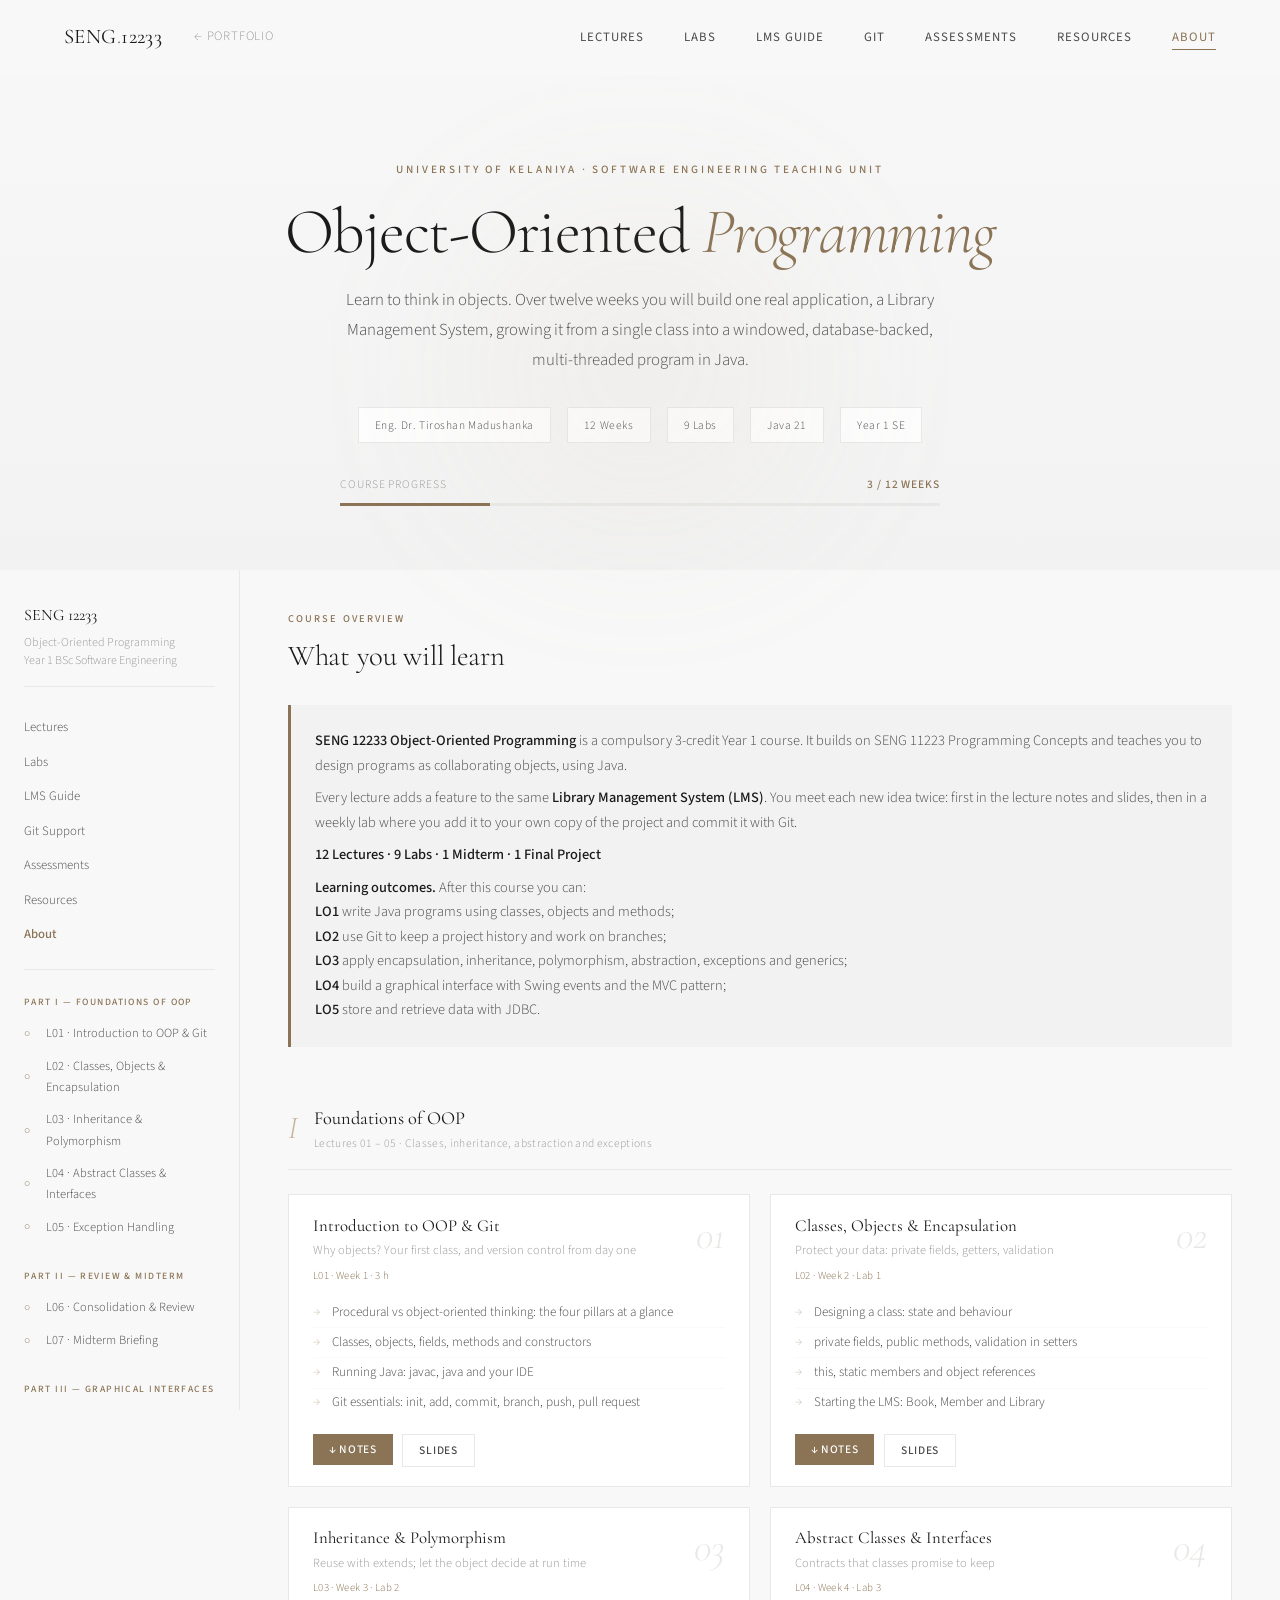
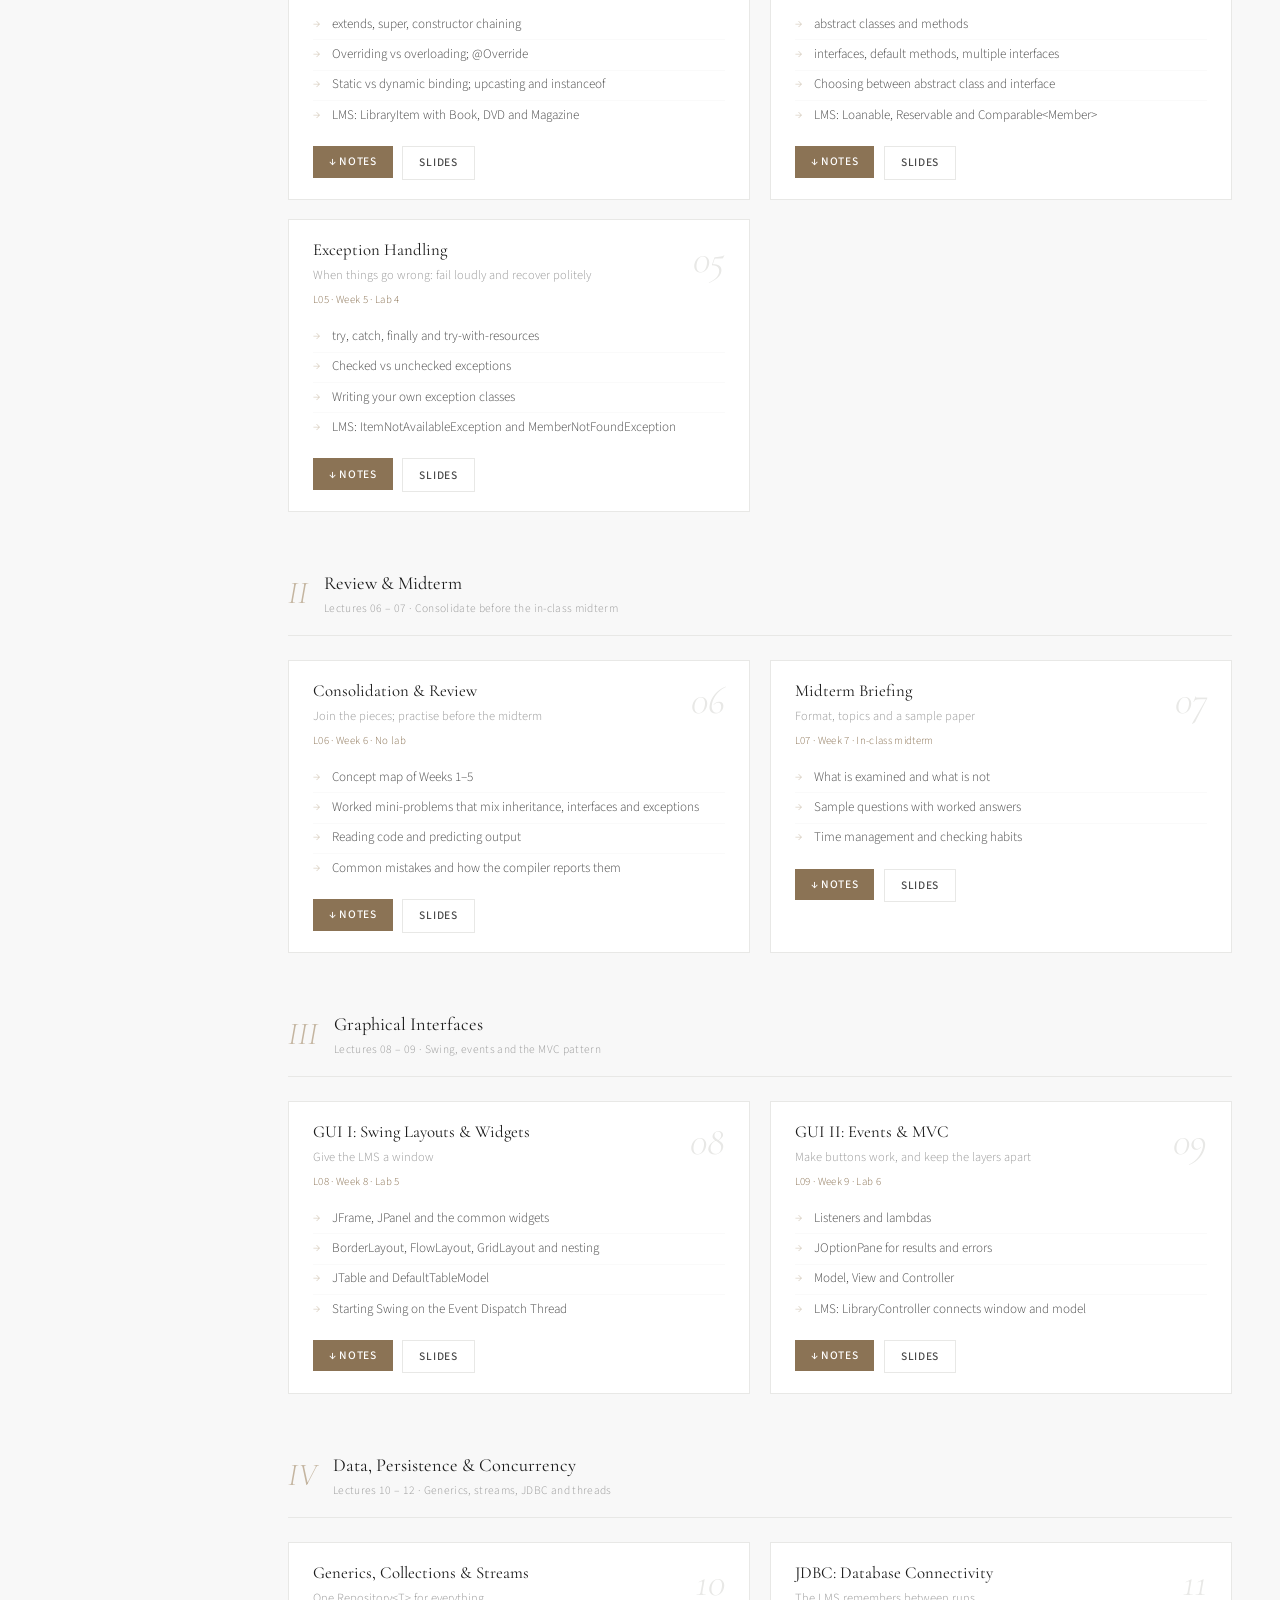
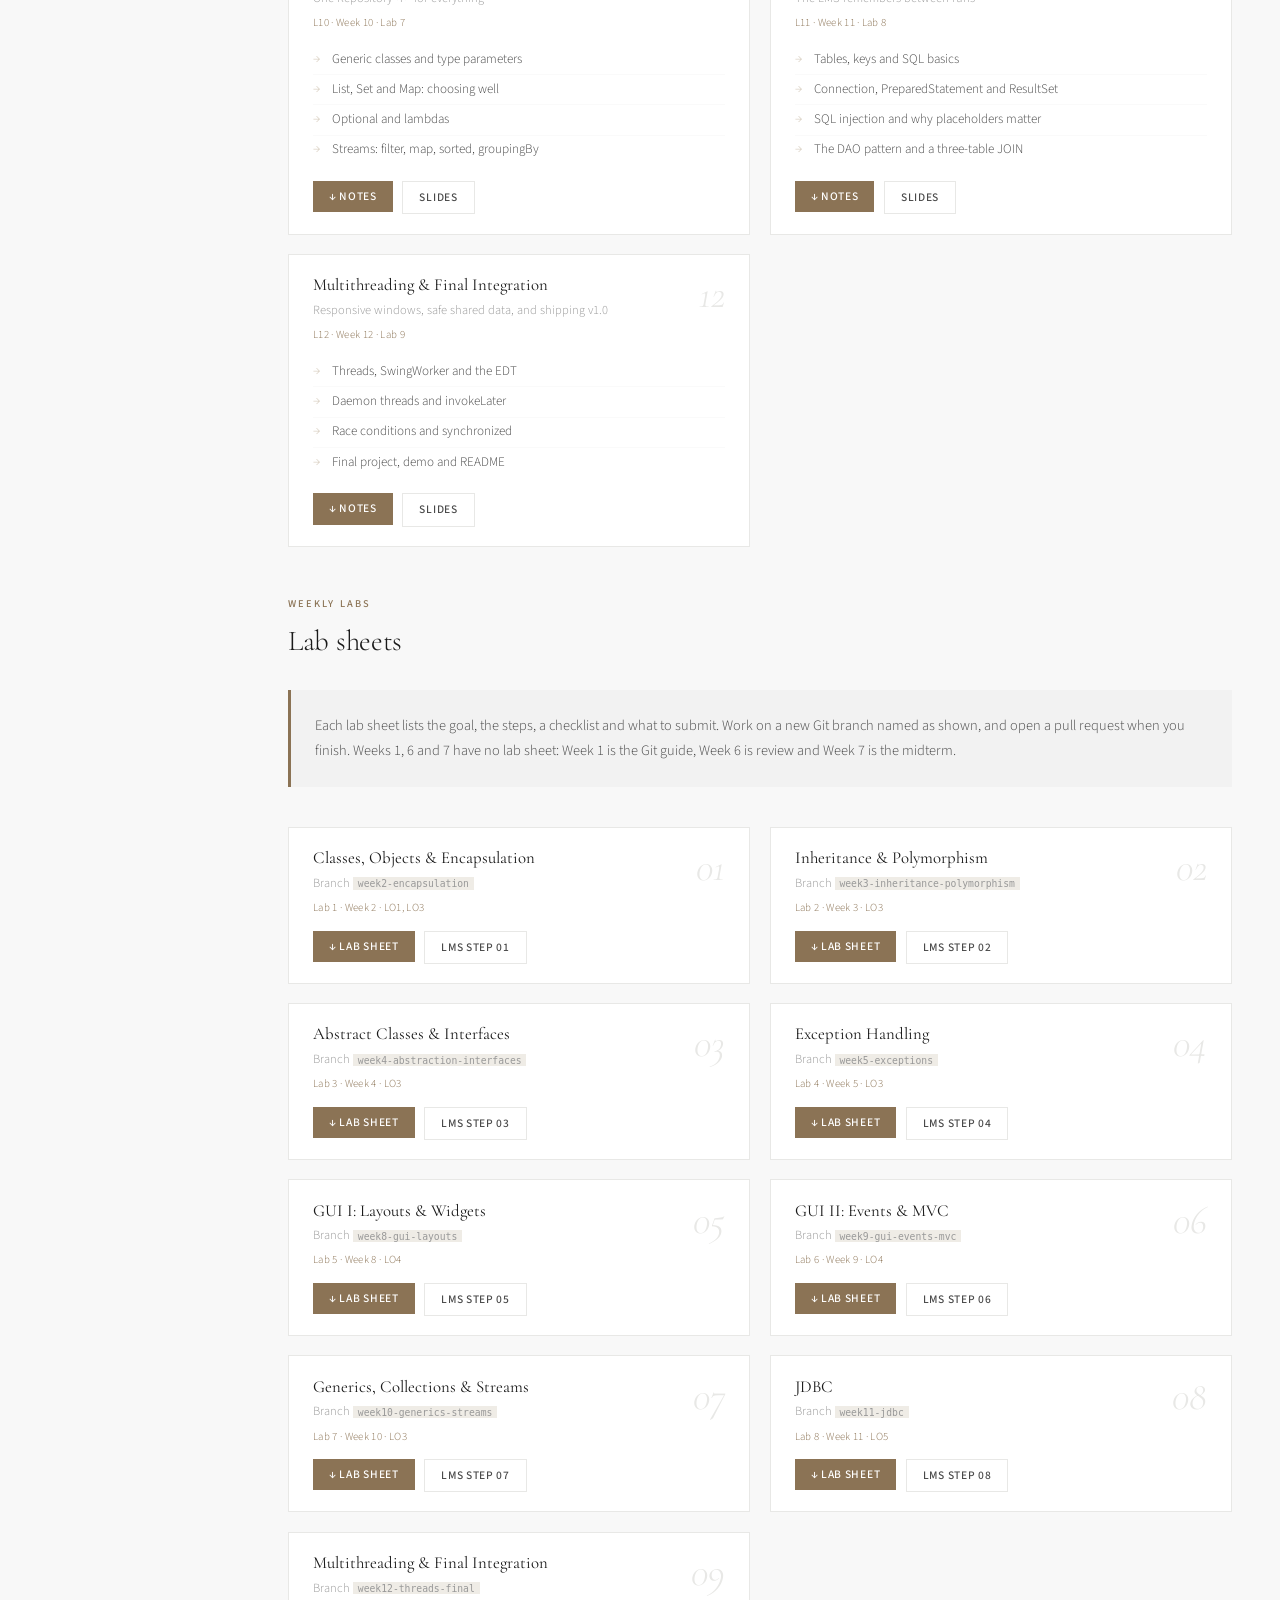
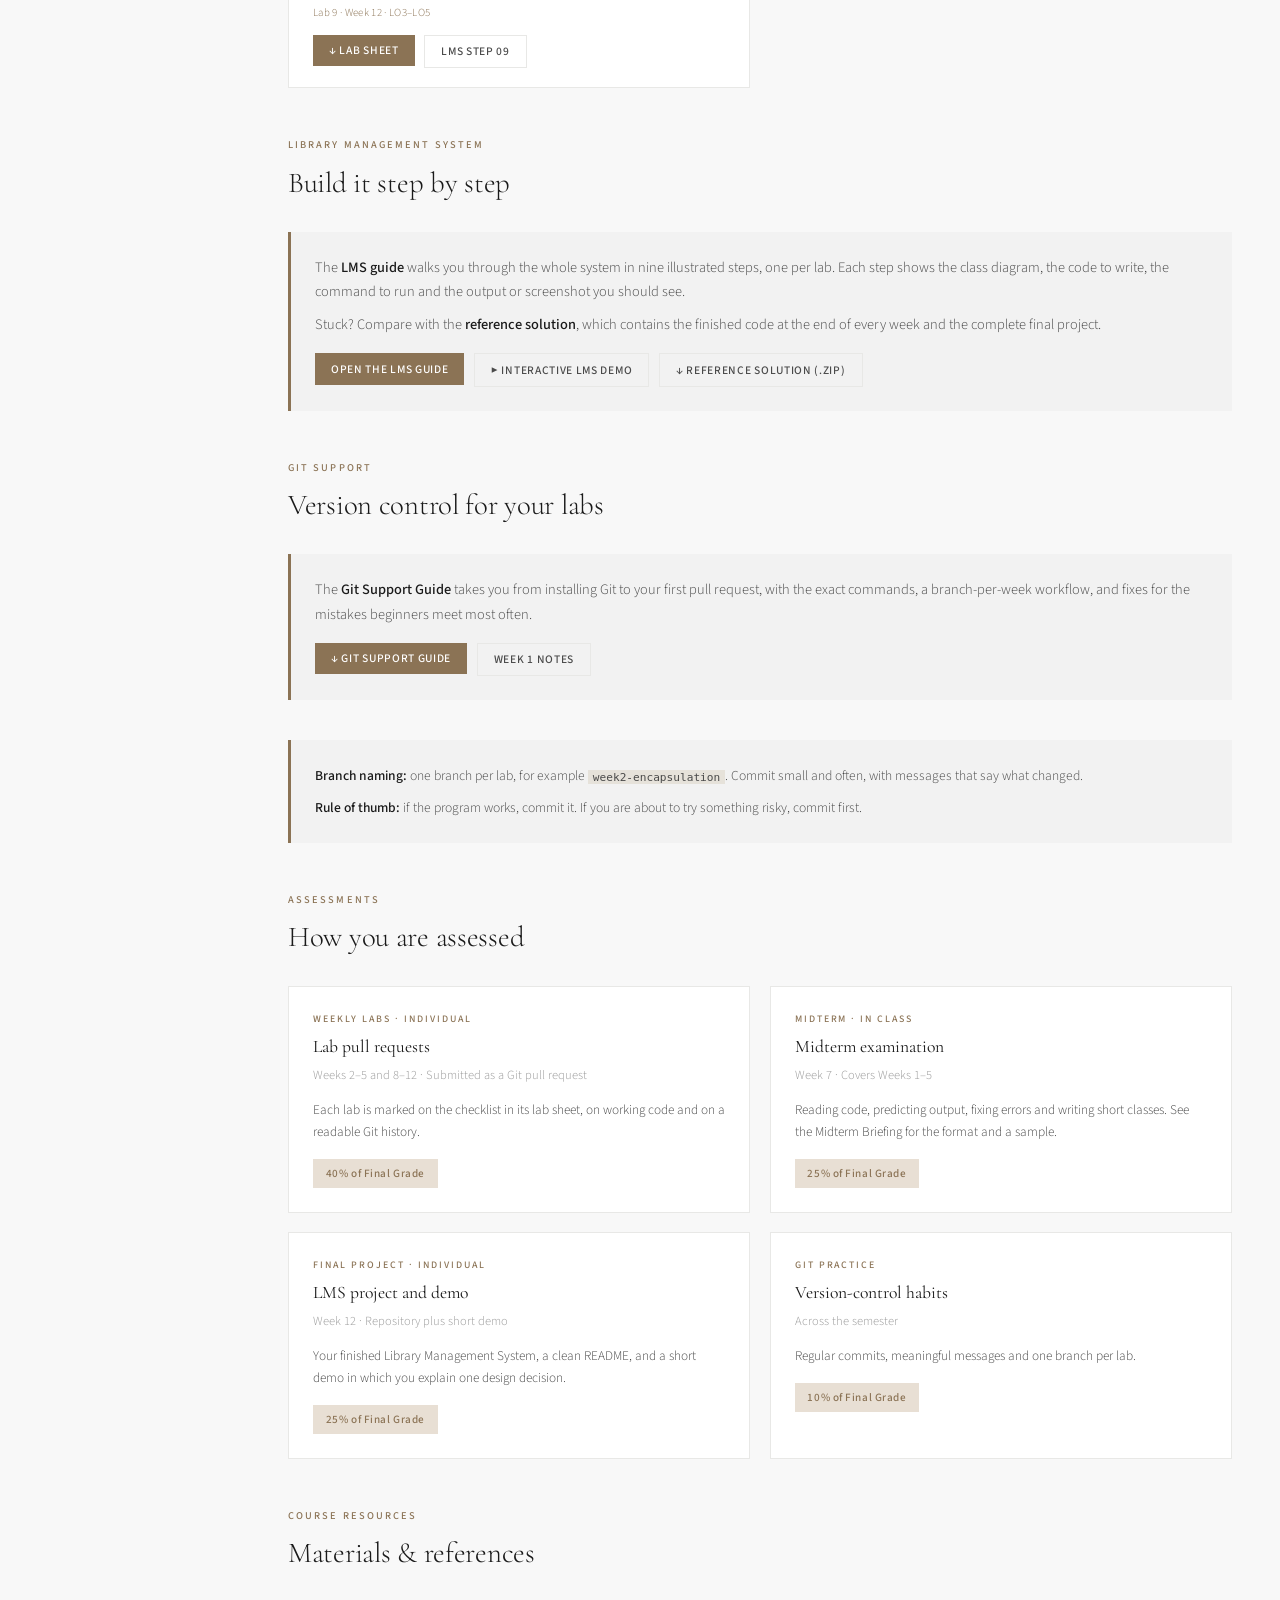
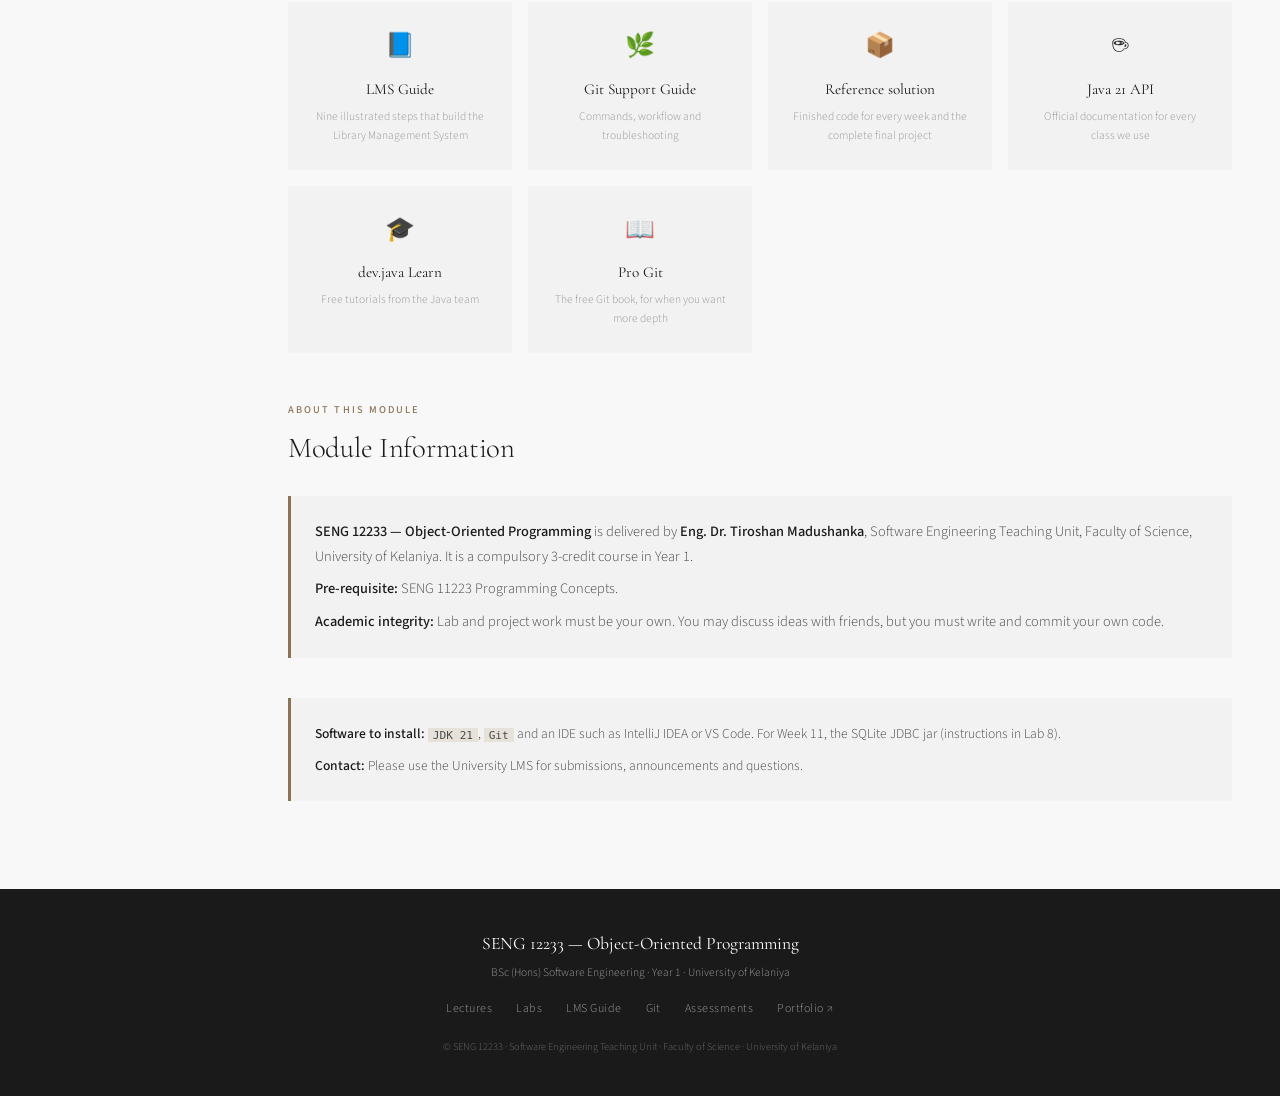
<file: index.html>
<!DOCTYPE html>
<html lang="en"><head><meta charset="UTF-8"/><meta name="viewport" content="width=device-width, initial-scale=1.0"/>
<title>SENG 12233 Object-Oriented Programming</title>
<link rel="preconnect" href="https://fonts.googleapis.com"/><link rel="preconnect" href="https://fonts.gstatic.com" crossorigin/>
<link href="https://fonts.googleapis.com/css2?family=Cormorant+Garamond:ital,wght@0,300;0,400;0,500;1,300;1,400&family=Source+Sans+3:wght@300;400;500;600&display=swap" rel="stylesheet"/>
<style>
:root {
            --white: #ffffff;
            --off-white: #f8f8f8;
            --cream: #f5f5f5;
            --light-gray: #e8e8e6;
            --medium-gray: #999999;
            --dark-gray: #4a4a4a;
            --charcoal: #2a2a2a;
            --black: #1a1a1a;
            --accent: #8b7355;
            --accent-light: #c4b5a0;
            --accent-pale: #e8dfd4;
            --font-serif: 'Cormorant Garamond', Georgia, serif;
            --font-sans: 'Source Sans 3', -apple-system, sans-serif;
        }

        * { margin: 0; padding: 0; box-sizing: border-box; }
        html { scroll-behavior: smooth; }

        body {
            font-family: var(--font-sans);
            background: var(--off-white);
            color: var(--charcoal);
            line-height: 1.7;
            font-weight: 300;
            overflow-x: hidden;
        }

        ::selection { background: var(--accent-light); color: var(--black); }
        a { text-decoration: none; color: inherit; }
        button { font-family: inherit; cursor: pointer; border: none; background: none; }

        /* ── Scroll Progress ── */
        .scroll-progress {
            position: fixed; top: 0; left: 0;
            height: 2px; background: var(--accent);
            z-index: 1001; transition: width 0.1s ease;
        }

        /* ── Navigation ── */
        nav {
            position: fixed; top: 0; left: 0; right: 0; z-index: 1000;
            padding: 1.2rem 4rem;
            display: flex; justify-content: space-between; align-items: center;
            background: rgba(248, 248, 248, 0.95);
            backdrop-filter: blur(20px);
            border-bottom: 1px solid transparent;
            transition: all 0.4s ease;
        }
        nav.scrolled { border-bottom: 1px solid var(--light-gray); padding: 0.8rem 4rem; }
        .nav-left { display: flex; align-items: center; gap: 2rem; }
        .nav-logo { font-family: var(--font-serif); font-size: 1.3rem; font-weight: 400; letter-spacing: 0.02em; color: var(--black); }
        .nav-logo span { color: var(--accent); }
        .nav-back { font-size: 0.8rem; letter-spacing: 0.06em; text-transform: uppercase; color: var(--medium-gray); transition: color 0.3s ease; display: flex; align-items: center; gap: 0.4rem; }
        .nav-back:hover { color: var(--accent); }
        .nav-links { display: flex; gap: 2.5rem; list-style: none; }
        .nav-links a { font-size: 0.8rem; font-weight: 400; letter-spacing: 0.08em; text-transform: uppercase; color: var(--dark-gray); position: relative; transition: color 0.3s ease; }
        .nav-links a::after { content: ''; position: absolute; bottom: -4px; left: 0; width: 0; height: 1px; background: var(--accent); transition: width 0.3s ease; }
        .nav-links a:hover { color: var(--black); }
        .nav-links a:hover::after { width: 100%; }
        .nav-links a.active { color: var(--accent); }
        .nav-links a.active::after { width: 100%; }
        .mobile-menu-btn { display: none; padding: 0.5rem; }
        .mobile-menu-btn span { display: block; width: 22px; height: 1.5px; background: var(--black); margin: 5px 0; transition: all 0.3s ease; }

        /* ── Hero ── */
        .hero {
            padding: 10rem 4rem 4rem; text-align: center; position: relative;
            background: linear-gradient(180deg, #f8f8f8 0%, #f2f2f2 100%);
        }
        .hero::before {
            content: ''; position: absolute; top: 30%; left: 50%; transform: translateX(-50%);
            width: 600px; height: 400px;
            background: radial-gradient(circle, var(--accent-light) 0%, transparent 70%);
            opacity: 0.12; filter: blur(80px);
        }
        .hero-label { font-size: 0.7rem; letter-spacing: 0.25em; text-transform: uppercase; color: var(--accent); margin-bottom: 1rem; font-weight: 500; }
        .hero h1 { font-family: var(--font-serif); font-size: clamp(2.5rem, 5vw, 4rem); font-weight: 300; line-height: 1.15; color: var(--black); margin-bottom: 1rem; letter-spacing: -0.02em; }
        .hero h1 em { font-style: italic; color: var(--accent); }
        .hero-description { font-size: 1.05rem; color: var(--dark-gray); max-width: 600px; margin: 0 auto 2rem; line-height: 1.8; }
        .hero-meta { display: flex; justify-content: center; flex-wrap: wrap; gap: 1rem; }
        .meta-tag { padding: 0.45rem 1rem; background: rgba(255,255,255,0.8); border: 1px solid var(--light-gray); font-size: 0.72rem; letter-spacing: 0.05em; color: var(--dark-gray); transition: all 0.3s ease; }
        .meta-tag:hover { border-color: var(--accent); color: var(--accent); }

        /* ── Progress Bar ── */
        .progress-section { max-width: 600px; margin: 2rem auto 0; }
        .progress-label { display: flex; justify-content: space-between; font-size: 0.72rem; letter-spacing: 0.08em; text-transform: uppercase; color: var(--medium-gray); margin-bottom: 0.5rem; }
        .progress-label-value { color: var(--accent); font-weight: 500; }
        .progress-bar { width: 100%; height: 3px; background: var(--light-gray); overflow: hidden; }
        .progress-fill { height: 100%; background: var(--accent); transition: width 0.8s ease; }

        /* ── Module Band ── */
        .module-band {
            background: var(--black);
            padding: 0.75rem 4rem;
            display: flex; justify-content: space-between; align-items: center;
            flex-wrap: wrap; gap: 0.5rem;
        }
        .module-band-left { font-size: 0.72rem; letter-spacing: 0.06em; color: var(--medium-gray); }
        .module-band-left strong { color: var(--accent); font-weight: 500; }
        .module-band-right { display: flex; gap: 1.5rem; }
        .module-band-right a { font-size: 0.7rem; letter-spacing: 0.06em; text-transform: uppercase; color: rgba(255,255,255,0.4); transition: color 0.3s; }
        .module-band-right a:hover { color: var(--white); }

        /* ── Layout ── */
        .layout { display: grid; grid-template-columns: 240px 1fr; gap: 0; max-width: 1400px; margin: 0 auto; }

        /* ── Sidebar ── */
        .sidebar {
            padding: 2rem 1.5rem; border-right: 1px solid var(--light-gray);
            position: sticky; top: 60px; height: calc(100vh - 60px);
            overflow-y: auto; background: var(--off-white);
        }
        .sidebar::-webkit-scrollbar { width: 3px; }
        .sidebar::-webkit-scrollbar-thumb { background: var(--light-gray); }
        .sidebar-title { font-family: var(--font-serif); font-size: 1rem; font-weight: 400; color: var(--black); margin-bottom: 0.3rem; }
        .sidebar-desc { font-size: 0.75rem; color: var(--medium-gray); margin-bottom: 1.5rem; padding-bottom: 1rem; border-bottom: 1px solid var(--light-gray); line-height: 1.5; }
        .sidebar-section { margin-bottom: 1.5rem; }
        .sidebar-section-label { font-size: 0.6rem; letter-spacing: 0.15em; text-transform: uppercase; color: var(--accent); margin-bottom: 0.5rem; font-weight: 500; }
        .sidebar-item { display: flex; align-items: center; gap: 0.5rem; padding: 0.35rem 0; font-size: 0.78rem; color: var(--dark-gray); cursor: pointer; transition: color 0.2s ease; }
        .sidebar-item:hover { color: var(--accent); }
        .sidebar-check { font-size: 0.65rem; color: var(--accent); min-width: 14px; }
        .sidebar-lock { font-size: 0.65rem; color: var(--light-gray); min-width: 14px; }
        .sidebar-nav-links { margin-bottom: 1.5rem; padding-bottom: 1rem; border-bottom: 1px solid var(--light-gray); }
        .sidebar-nav-link { display: block; padding: 0.4rem 0; font-size: 0.8rem; color: var(--dark-gray); transition: color 0.2s ease; }
        .sidebar-nav-link:hover { color: var(--accent); }
        .sidebar-nav-link.active { color: var(--accent); font-weight: 500; }

        /* ── Main Content ── */
        .main-content { padding: 2.5rem 3rem; min-height: 100vh; }

        /* ── Section Headers ── */
        .section-header { margin-bottom: 1.5rem; }
        .section-label { font-size: 0.65rem; letter-spacing: 0.2em; text-transform: uppercase; color: var(--accent); margin-bottom: 0.3rem; font-weight: 500; }
        .section-title { font-family: var(--font-serif); font-size: clamp(1.4rem, 2.5vw, 1.8rem); font-weight: 300; color: var(--black); letter-spacing: -0.01em; }

        /* ── Overview Card ── */
        .overview-card { background: #f2f2f2; padding: 1.5rem; margin-bottom: 2.5rem; border-left: 3px solid var(--accent); }
        .overview-card p { font-size: 0.9rem; color: var(--dark-gray); line-height: 1.7; margin-bottom: 0.5rem; }
        .overview-card p:last-child { margin-bottom: 0; }
        .overview-card strong { color: var(--black); font-weight: 500; }

        /* ── Part Divider ── */
        .part-divider { display: flex; align-items: center; gap: 1rem; padding: 1rem 0; margin: 2.5rem 0 1.5rem; border-bottom: 1px solid var(--light-gray); }
        .part-divider-num { font-family: var(--font-serif); font-size: 2rem; font-weight: 300; color: var(--accent-light); font-style: italic; line-height: 1; }
        .part-divider-content h3 { font-family: var(--font-serif); font-size: 1.15rem; font-weight: 400; color: var(--black); }
        .part-divider-content p { font-size: 0.72rem; color: var(--medium-gray); letter-spacing: 0.03em; }

        /* ── Lectures Grid ── */
        .lectures-grid { display: grid; grid-template-columns: repeat(auto-fill, minmax(320px, 1fr)); gap: 1.2rem; margin-bottom: 1.5rem; }

        /* ── Lecture Card ── */
        .lecture-card { background: var(--white); border: 1px solid var(--light-gray); transition: all 0.4s ease; position: relative; overflow: hidden; }
        .lecture-card::before { content: ''; position: absolute; top: 0; left: 0; width: 2px; height: 0; background: var(--accent); transition: height 0.4s ease; }
        .lecture-card:hover { border-color: var(--accent-light); box-shadow: 0 4px 20px rgba(0,0,0,0.04); }
        .lecture-card:hover::before { height: 100%; }
        .lecture-card-header { padding: 1.2rem 1.5rem 0.8rem; display: flex; justify-content: space-between; align-items: flex-start; }
        .lecture-num { font-family: var(--font-serif); font-size: 2.5rem; font-weight: 300; color: var(--light-gray); line-height: 1; font-style: italic; transition: color 0.3s ease; }
        .lecture-card:hover .lecture-num { color: var(--accent-light); }
        .lecture-title { font-family: var(--font-serif); font-size: 1.05rem; font-weight: 400; color: var(--black); line-height: 1.35; margin-bottom: 0.2rem; }
        .lecture-subtitle { font-size: 0.78rem; color: var(--medium-gray); }
        .lecture-ref { font-size: 0.68rem; color: var(--accent); margin-top: 0.3rem; letter-spacing: 0.03em; }
        .lecture-card-body { padding: 0 1.5rem 1.2rem; }
        .topics-list { list-style: none; margin-bottom: 1rem; }
        .topics-list li { padding: 0.3rem 0 0.3rem 1.2rem; position: relative; font-size: 0.82rem; color: var(--dark-gray); border-bottom: 1px solid #fafafa; line-height: 1.5; }
        .topics-list li:last-child { border-bottom: none; }
        .topics-list li::before { content: '→'; position: absolute; left: 0; color: var(--accent-light); font-size: 0.72rem; }
        .lecture-actions { display: flex; gap: 0.6rem; flex-wrap: wrap; }

        /* ── Buttons ── */
        .btn { padding: 0.45rem 1rem; font-size: 0.72rem; letter-spacing: 0.06em; text-transform: uppercase; font-weight: 500; transition: all 0.3s ease; display: inline-flex; align-items: center; gap: 0.4rem; }
        .btn-primary { background: var(--accent); color: var(--white); }
        .btn-primary:hover { background: var(--charcoal); }
        .btn-secondary { background: transparent; color: var(--dark-gray); border: 1px solid var(--light-gray); }
        .btn-secondary:hover { border-color: var(--accent); color: var(--accent); }

        /* ── Assessments ── */
        .assessments-grid { display: grid; grid-template-columns: repeat(auto-fill, minmax(340px, 1fr)); gap: 1.2rem; margin-top: 1.5rem; }
        .assessment-card { background: var(--white); border: 1px solid var(--light-gray); padding: 1.5rem; transition: all 0.4s ease; position: relative; overflow: hidden; }
        .assessment-card::before { content: ''; position: absolute; top: 0; left: 0; width: 2px; height: 0; background: var(--accent); transition: height 0.4s ease; }
        .assessment-card:hover { border-color: var(--accent-light); box-shadow: 0 4px 20px rgba(0,0,0,0.04); }
        .assessment-card:hover::before { height: 100%; }
        .assessment-type { font-size: 0.62rem; letter-spacing: 0.2em; text-transform: uppercase; color: var(--accent); margin-bottom: 0.5rem; font-weight: 500; }
        .assessment-title { font-family: var(--font-serif); font-size: 1.1rem; font-weight: 400; color: var(--black); margin-bottom: 0.4rem; line-height: 1.3; }
        .assessment-meta { font-size: 0.78rem; color: var(--medium-gray); margin-bottom: 0.8rem; }
        .assessment-desc { font-size: 0.83rem; color: var(--dark-gray); line-height: 1.65; margin-bottom: 1rem; }
        .assessment-tasks { list-style: none; margin-bottom: 1rem; }
        .assessment-tasks li { padding: 0.3rem 0 0.3rem 1.2rem; position: relative; font-size: 0.8rem; color: var(--dark-gray); border-bottom: 1px solid #fafafa; }
        .assessment-tasks li:last-child { border-bottom: none; }
        .assessment-tasks li::before { content: '→'; position: absolute; left: 0; color: var(--accent-light); font-size: 0.72rem; }
        .assessment-weight { display: inline-block; padding: 0.3rem 0.8rem; background: var(--accent-pale); color: var(--accent); font-size: 0.7rem; letter-spacing: 0.05em; font-weight: 500; }

        /* ── Resources Section ── */
        .resources-grid { display: grid; grid-template-columns: repeat(auto-fit, minmax(200px, 1fr)); gap: 1rem; margin-top: 1.5rem; }
        .resource-card { padding: 1.5rem; background: #f2f2f2; text-align: center; transition: all 0.3s ease; }
        .resource-card:hover { transform: translateY(-2px); box-shadow: 0 4px 15px rgba(0,0,0,0.04); }
        .resource-icon { font-size: 1.5rem; margin-bottom: 0.6rem; }
        .resource-card h3 { font-family: var(--font-serif); font-size: 0.95rem; font-weight: 400; color: var(--black); margin-bottom: 0.25rem; }
        .resource-card h3 a { color: inherit; transition: color 0.3s; }
        .resource-card h3 a:hover { color: var(--accent); }
        .resource-card p { font-size: 0.72rem; color: var(--medium-gray); }

        /* ── Learning Path ── */
        .learning-path { margin-top: 1.5rem; }
        .path-item { display: flex; gap: 1rem; padding: 0.8rem 0; border-bottom: 1px solid var(--light-gray); }
        .path-item:last-child { border-bottom: none; }
        .path-phase { font-family: var(--font-serif); font-size: 0.9rem; font-style: italic; color: var(--accent); min-width: 60px; }
        .path-desc { font-size: 0.85rem; color: var(--dark-gray); line-height: 1.6; }
        .path-desc strong { color: var(--black); font-weight: 500; }

        /* ── Course Structure ── */
        .course-structure { margin-top: 2rem; padding: 1.5rem; background: #f2f2f2; border-left: 3px solid var(--accent); }
        .course-structure p { font-size: 0.85rem; color: var(--dark-gray); margin-bottom: 0.5rem; line-height: 1.7; }
        .course-structure p:last-child { margin-bottom: 0; }
        .course-structure strong { color: var(--black); font-weight: 500; }

        /* ── Footer ── */
        footer { background: var(--black); color: var(--white); text-align: center; padding: 2.5rem 4rem; }
        .footer-title { font-family: var(--font-serif); font-size: 1.1rem; font-weight: 400; margin-bottom: 0.3rem; }
        .footer-sub { font-size: 0.72rem; color: var(--medium-gray); margin-bottom: 1rem; }
        .footer-links { display: flex; justify-content: center; gap: 1.5rem; flex-wrap: wrap; }
        .footer-links a { font-size: 0.75rem; color: var(--medium-gray); letter-spacing: 0.04em; transition: color 0.3s ease; }
        .footer-links a:hover { color: var(--white); }
        .footer-copy { font-size: 0.65rem; color: var(--medium-gray); margin-top: 1.2rem; opacity: 0.6; }

        /* ── Animations ── */
        .fade-in { opacity: 0; transform: translateY(12px); transition: opacity 0.5s ease, transform 0.5s ease; }
        .fade-in.visible { opacity: 1; transform: translateY(0); }

        /* ── Responsive ── */
        @media (max-width: 1024px) {
            .layout { grid-template-columns: 1fr; }
            .sidebar { display: none; }
            .main-content { padding: 2rem; }
        }
        @media (max-width: 768px) {
            nav { padding: 1rem 1.5rem; }
            .nav-links { display: none; }
            .mobile-menu-btn { display: block; }
            .hero { padding: 8rem 1.5rem 3rem; }
            .main-content { padding: 1.5rem; }
            .lectures-grid { grid-template-columns: 1fr; }
            .assessments-grid { grid-template-columns: 1fr; }
            .hero-meta { flex-direction: column; align-items: center; }
            .resources-grid { grid-template-columns: 1fr 1fr; }
            .module-band { padding: 0.75rem 1.5rem; }
            footer { padding: 2rem 1.5rem; }
        }
        @media (max-width: 480px) { .resources-grid { grid-template-columns: 1fr; } }

.lecture-card code{font-family:'DejaVu Sans Mono',Consolas,monospace;font-size:.78em;background:#efece6;padding:.05rem .3rem}
.course-structure code{font-family:'DejaVu Sans Mono',Consolas,monospace;font-size:.82em;background:#e6e2da;padding:.05rem .3rem}

</style></head><body>
<div class="scroll-progress" id="scrollBar"></div>
<nav id="mainNav"><div class="nav-left"><div class="nav-logo">SENG<span>.</span>12233</div><a class="nav-back" href="https://tiroshanm.github.io/">← Portfolio</a></div>
<ul class="nav-links"><li><a href="#lectures" class="active">Lectures</a></li><li><a href="#labs">Labs</a></li><li><a href="#lms">LMS Guide</a></li><li><a href="#git">Git</a></li><li><a href="#assessments">Assessments</a></li><li><a href="#resources">Resources</a></li><li><a href="#about">About</a></li></ul>
<button class="mobile-menu-btn" aria-label="Menu"><span></span><span></span><span></span></button></nav>

<section class="hero">
  <p class="hero-label">University of Kelaniya · Software Engineering Teaching Unit</p>
  <h1>Object-Oriented <em>Programming</em></h1>
  <p class="hero-description">Learn to think in objects. Over twelve weeks you will build one real application, a Library Management System, growing it from a single class into a windowed, database-backed, multi-threaded program in Java.</p>
  <div class="hero-meta"><span class="meta-tag">Eng. Dr. Tiroshan Madushanka</span><span class="meta-tag">12 Weeks</span><span class="meta-tag">9 Labs</span><span class="meta-tag">Java 21</span><span class="meta-tag">Year 1 SE</span></div>
  <div class="progress-section"><div class="progress-label"><span>Course Progress</span><span class="progress-label-value" id="progressText">3 / 12 Weeks</span></div>
  <div class="progress-bar"><div class="progress-fill" id="progressFill" style="width:25%"></div></div></div>
</section>

<div class="layout">
  <aside class="sidebar">
    <p class="sidebar-title">SENG 12233</p>
    <p class="sidebar-desc">Object-Oriented Programming<br>Year 1 BSc Software Engineering</p>
    <div class="sidebar-nav-links">
      <a class="sidebar-nav-link active" href="#lectures">Lectures</a><a class="sidebar-nav-link" href="#labs">Labs</a><a class="sidebar-nav-link" href="#lms">LMS Guide</a><a class="sidebar-nav-link" href="#git">Git Support</a><a class="sidebar-nav-link" href="#assessments">Assessments</a><a class="sidebar-nav-link" href="#resources">Resources</a><a class="sidebar-nav-link" href="#about">About</a>
    </div>
    <div class="sidebar-section"><p class="sidebar-section-label">Part I — Foundations of OOP</p><div class="sidebar-item"><span class="sidebar-check">○</span> L01 · Introduction to OOP &amp; Git</div><div class="sidebar-item"><span class="sidebar-check">○</span> L02 · Classes, Objects &amp; Encapsulation</div><div class="sidebar-item"><span class="sidebar-check">○</span> L03 · Inheritance &amp; Polymorphism</div><div class="sidebar-item"><span class="sidebar-check">○</span> L04 · Abstract Classes &amp; Interfaces</div><div class="sidebar-item"><span class="sidebar-check">○</span> L05 · Exception Handling</div></div><div class="sidebar-section"><p class="sidebar-section-label">Part II — Review & Midterm</p><div class="sidebar-item"><span class="sidebar-check">○</span> L06 · Consolidation &amp; Review</div><div class="sidebar-item"><span class="sidebar-check">○</span> L07 · Midterm Briefing</div></div><div class="sidebar-section"><p class="sidebar-section-label">Part III — Graphical Interfaces</p><div class="sidebar-item"><span class="sidebar-check">○</span> L08 · GUI I</div><div class="sidebar-item"><span class="sidebar-check">○</span> L09 · GUI II: Events &amp; MVC</div></div><div class="sidebar-section"><p class="sidebar-section-label">Part IV — Data, Persistence & Concurrency</p><div class="sidebar-item"><span class="sidebar-check">○</span> L10 · Generics, Collections &amp; Streams</div><div class="sidebar-item"><span class="sidebar-check">○</span> L11 · JDBC</div><div class="sidebar-item"><span class="sidebar-check">○</span> L12 · Multithreading &amp; Final Integration</div></div>
  </aside>

  <main class="main-content">
    <section id="overview">
      <div class="section-header fade-in"><p class="section-label">Course Overview</p><h2 class="section-title">What you will learn</h2></div>
      <div class="overview-card fade-in">
        <p><strong>SENG 12233 Object-Oriented Programming</strong> is a compulsory 3-credit Year 1 course. It builds on SENG 11223 Programming Concepts and teaches you to design programs as collaborating objects, using Java.</p>
        <p>Every lecture adds a feature to the same <strong>Library Management System (LMS)</strong>. You meet each new idea twice: first in the lecture notes and slides, then in a weekly lab where you add it to your own copy of the project and commit it with Git.</p>
        <p><strong>12 Lectures · 9 Labs · 1 Midterm · 1 Final Project</strong></p>
        <p><strong>Learning outcomes.</strong> After this course you can:<br/>
        <strong>LO1</strong> write Java programs using classes, objects and methods;<br/>
        <strong>LO2</strong> use Git to keep a project history and work on branches;<br/>
        <strong>LO3</strong> apply encapsulation, inheritance, polymorphism, abstraction, exceptions and generics;<br/>
        <strong>LO4</strong> build a graphical interface with Swing events and the MVC pattern;<br/>
        <strong>LO5</strong> store and retrieve data with JDBC.</p>
      </div>
    </section>

    <section id="lectures">
      <div class="part-divider fade-in"><div class="part-divider-num">I</div><div class="part-divider-content"><h3>Foundations of OOP</h3><p>Lectures 01 – 05 · Classes, inheritance, abstraction and exceptions</p></div></div>
      <div class="lectures-grid">
        <div class="lecture-card fade-in">
          <div class="lecture-card-header"><div>
            <div class="lecture-title">Introduction to OOP &amp; Git</div><div class="lecture-subtitle">Why objects? Your first class, and version control from day one</div>
            <div class="lecture-ref">L01 · Week 1 · 3 h</div></div><div class="lecture-num">01</div></div>
          <div class="lecture-card-body"><ul class="topics-list"><li>Procedural vs object-oriented thinking: the four pillars at a glance</li><li>Classes, objects, fields, methods and constructors</li><li>Running Java: javac, java and your IDE</li><li>Git essentials: init, add, commit, branch, push, pull request</li></ul>
            <div class="lecture-actions">
              <a href="notes/LN01_Introduction_to_OOP.pdf"><button class="btn btn-primary">↓ Notes</button></a>
              <a href="slides/L01_Introduction_to_OOP.pptx"><button class="btn btn-secondary">Slides</button></a>
            </div></div></div>
        <div class="lecture-card fade-in">
          <div class="lecture-card-header"><div>
            <div class="lecture-title">Classes, Objects &amp; Encapsulation</div><div class="lecture-subtitle">Protect your data: private fields, getters, validation</div>
            <div class="lecture-ref">L02 · Week 2 · Lab 1</div></div><div class="lecture-num">02</div></div>
          <div class="lecture-card-body"><ul class="topics-list"><li>Designing a class: state and behaviour</li><li>private fields, public methods, validation in setters</li><li>this, static members and object references</li><li>Starting the LMS: Book, Member and Library</li></ul>
            <div class="lecture-actions">
              <a href="notes/LN02_Classes_Objects_Encapsulation.pdf"><button class="btn btn-primary">↓ Notes</button></a>
              <a href="slides/L02_Classes_Objects_Encapsulation.pptx"><button class="btn btn-secondary">Slides</button></a>
            </div></div></div>
        <div class="lecture-card fade-in">
          <div class="lecture-card-header"><div>
            <div class="lecture-title">Inheritance &amp; Polymorphism</div><div class="lecture-subtitle">Reuse with extends; let the object decide at run time</div>
            <div class="lecture-ref">L03 · Week 3 · Lab 2</div></div><div class="lecture-num">03</div></div>
          <div class="lecture-card-body"><ul class="topics-list"><li>extends, super, constructor chaining</li><li>Overriding vs overloading; @Override</li><li>Static vs dynamic binding; upcasting and instanceof</li><li>LMS: LibraryItem with Book, DVD and Magazine</li></ul>
            <div class="lecture-actions">
              <a href="notes/LN03_Inheritance_and_Polymorphism.pdf"><button class="btn btn-primary">↓ Notes</button></a>
              <a href="slides/L03_Inheritance_and_Polymorphism.pptx"><button class="btn btn-secondary">Slides</button></a>
            </div></div></div>
        <div class="lecture-card fade-in">
          <div class="lecture-card-header"><div>
            <div class="lecture-title">Abstract Classes &amp; Interfaces</div><div class="lecture-subtitle">Contracts that classes promise to keep</div>
            <div class="lecture-ref">L04 · Week 4 · Lab 3</div></div><div class="lecture-num">04</div></div>
          <div class="lecture-card-body"><ul class="topics-list"><li>abstract classes and methods</li><li>interfaces, default methods, multiple interfaces</li><li>Choosing between abstract class and interface</li><li>LMS: Loanable, Reservable and Comparable&lt;Member&gt;</li></ul>
            <div class="lecture-actions">
              <a href="notes/LN04_Abstract_Classes_and_Interfaces.pdf"><button class="btn btn-primary">↓ Notes</button></a>
              <a href="slides/L04_Abstract_Classes_and_Interfaces.pptx"><button class="btn btn-secondary">Slides</button></a>
            </div></div></div>
        <div class="lecture-card fade-in">
          <div class="lecture-card-header"><div>
            <div class="lecture-title">Exception Handling</div><div class="lecture-subtitle">When things go wrong: fail loudly and recover politely</div>
            <div class="lecture-ref">L05 · Week 5 · Lab 4</div></div><div class="lecture-num">05</div></div>
          <div class="lecture-card-body"><ul class="topics-list"><li>try, catch, finally and try-with-resources</li><li>Checked vs unchecked exceptions</li><li>Writing your own exception classes</li><li>LMS: ItemNotAvailableException and MemberNotFoundException</li></ul>
            <div class="lecture-actions">
              <a href="notes/LN05_Exception_Handling.pdf"><button class="btn btn-primary">↓ Notes</button></a>
              <a href="slides/L05_Exception_Handling.pptx"><button class="btn btn-secondary">Slides</button></a>
            </div></div></div>
      </div>
      <div class="part-divider fade-in"><div class="part-divider-num">II</div><div class="part-divider-content"><h3>Review & Midterm</h3><p>Lectures 06 – 07 · Consolidate before the in-class midterm</p></div></div>
      <div class="lectures-grid">
        <div class="lecture-card fade-in">
          <div class="lecture-card-header"><div>
            <div class="lecture-title">Consolidation &amp; Review</div><div class="lecture-subtitle">Join the pieces; practise before the midterm</div>
            <div class="lecture-ref">L06 · Week 6 · No lab</div></div><div class="lecture-num">06</div></div>
          <div class="lecture-card-body"><ul class="topics-list"><li>Concept map of Weeks 1–5</li><li>Worked mini-problems that mix inheritance, interfaces and exceptions</li><li>Reading code and predicting output</li><li>Common mistakes and how the compiler reports them</li></ul>
            <div class="lecture-actions">
              <a href="notes/LN06_Consolidation_and_Review.pdf"><button class="btn btn-primary">↓ Notes</button></a>
              <a href="slides/L06_Consolidation_and_Review.pptx"><button class="btn btn-secondary">Slides</button></a>
            </div></div></div>
        <div class="lecture-card fade-in">
          <div class="lecture-card-header"><div>
            <div class="lecture-title">Midterm Briefing</div><div class="lecture-subtitle">Format, topics and a sample paper</div>
            <div class="lecture-ref">L07 · Week 7 · In-class midterm</div></div><div class="lecture-num">07</div></div>
          <div class="lecture-card-body"><ul class="topics-list"><li>What is examined and what is not</li><li>Sample questions with worked answers</li><li>Time management and checking habits</li></ul>
            <div class="lecture-actions">
              <a href="notes/LN07_Midterm_Briefing.pdf"><button class="btn btn-primary">↓ Notes</button></a>
              <a href="slides/L07_Midterm_Briefing.pptx"><button class="btn btn-secondary">Slides</button></a>
            </div></div></div>
      </div>
      <div class="part-divider fade-in"><div class="part-divider-num">III</div><div class="part-divider-content"><h3>Graphical Interfaces</h3><p>Lectures 08 – 09 · Swing, events and the MVC pattern</p></div></div>
      <div class="lectures-grid">
        <div class="lecture-card fade-in">
          <div class="lecture-card-header"><div>
            <div class="lecture-title">GUI I: Swing Layouts &amp; Widgets</div><div class="lecture-subtitle">Give the LMS a window</div>
            <div class="lecture-ref">L08 · Week 8 · Lab 5</div></div><div class="lecture-num">08</div></div>
          <div class="lecture-card-body"><ul class="topics-list"><li>JFrame, JPanel and the common widgets</li><li>BorderLayout, FlowLayout, GridLayout and nesting</li><li>JTable and DefaultTableModel</li><li>Starting Swing on the Event Dispatch Thread</li></ul>
            <div class="lecture-actions">
              <a href="notes/LN08_GUI_I_Swing_Layouts.pdf"><button class="btn btn-primary">↓ Notes</button></a>
              <a href="slides/L08_GUI_I_Swing_Layouts.pptx"><button class="btn btn-secondary">Slides</button></a>
            </div></div></div>
        <div class="lecture-card fade-in">
          <div class="lecture-card-header"><div>
            <div class="lecture-title">GUI II: Events &amp; MVC</div><div class="lecture-subtitle">Make buttons work, and keep the layers apart</div>
            <div class="lecture-ref">L09 · Week 9 · Lab 6</div></div><div class="lecture-num">09</div></div>
          <div class="lecture-card-body"><ul class="topics-list"><li>Listeners and lambdas</li><li>JOptionPane for results and errors</li><li>Model, View and Controller</li><li>LMS: LibraryController connects window and model</li></ul>
            <div class="lecture-actions">
              <a href="notes/LN09_GUI_II_Events_and_MVC.pdf"><button class="btn btn-primary">↓ Notes</button></a>
              <a href="slides/L09_GUI_II_Events_and_MVC.pptx"><button class="btn btn-secondary">Slides</button></a>
            </div></div></div>
      </div>
      <div class="part-divider fade-in"><div class="part-divider-num">IV</div><div class="part-divider-content"><h3>Data, Persistence & Concurrency</h3><p>Lectures 10 – 12 · Generics, streams, JDBC and threads</p></div></div>
      <div class="lectures-grid">
        <div class="lecture-card fade-in">
          <div class="lecture-card-header"><div>
            <div class="lecture-title">Generics, Collections &amp; Streams</div><div class="lecture-subtitle">One Repository&lt;T&gt; for everything</div>
            <div class="lecture-ref">L10 · Week 10 · Lab 7</div></div><div class="lecture-num">10</div></div>
          <div class="lecture-card-body"><ul class="topics-list"><li>Generic classes and type parameters</li><li>List, Set and Map: choosing well</li><li>Optional and lambdas</li><li>Streams: filter, map, sorted, groupingBy</li></ul>
            <div class="lecture-actions">
              <a href="notes/LN10_Generics_Collections_Streams.pdf"><button class="btn btn-primary">↓ Notes</button></a>
              <a href="slides/L10_Generics_Collections_Streams.pptx"><button class="btn btn-secondary">Slides</button></a>
            </div></div></div>
        <div class="lecture-card fade-in">
          <div class="lecture-card-header"><div>
            <div class="lecture-title">JDBC: Database Connectivity</div><div class="lecture-subtitle">The LMS remembers between runs</div>
            <div class="lecture-ref">L11 · Week 11 · Lab 8</div></div><div class="lecture-num">11</div></div>
          <div class="lecture-card-body"><ul class="topics-list"><li>Tables, keys and SQL basics</li><li>Connection, PreparedStatement and ResultSet</li><li>SQL injection and why placeholders matter</li><li>The DAO pattern and a three-table JOIN</li></ul>
            <div class="lecture-actions">
              <a href="notes/LN11_JDBC_Database_Connectivity.pdf"><button class="btn btn-primary">↓ Notes</button></a>
              <a href="slides/L11_JDBC_Database_Connectivity.pptx"><button class="btn btn-secondary">Slides</button></a>
            </div></div></div>
        <div class="lecture-card fade-in">
          <div class="lecture-card-header"><div>
            <div class="lecture-title">Multithreading &amp; Final Integration</div><div class="lecture-subtitle">Responsive windows, safe shared data, and shipping v1.0</div>
            <div class="lecture-ref">L12 · Week 12 · Lab 9</div></div><div class="lecture-num">12</div></div>
          <div class="lecture-card-body"><ul class="topics-list"><li>Threads, SwingWorker and the EDT</li><li>Daemon threads and invokeLater</li><li>Race conditions and synchronized</li><li>Final project, demo and README</li></ul>
            <div class="lecture-actions">
              <a href="notes/LN12_Multithreading_and_Final_Integration.pdf"><button class="btn btn-primary">↓ Notes</button></a>
              <a href="slides/L12_Multithreading_and_Final_Integration.pptx"><button class="btn btn-secondary">Slides</button></a>
            </div></div></div>
      </div>
    </section>

    <section id="labs" style="margin-top:3rem;">
      <div class="section-header fade-in"><p class="section-label">Weekly Labs</p><h2 class="section-title">Lab sheets</h2></div>
      <div class="overview-card fade-in"><p>Each lab sheet lists the goal, the steps, a checklist and what to submit. Work on a new Git branch named as shown, and open a pull request when you finish. Weeks 1, 6 and 7 have no lab sheet: Week 1 is the Git guide, Week 6 is review and Week 7 is the midterm.</p></div>
      <div class="lectures-grid" style="margin-top:1.5rem;">
        <div class="lecture-card fade-in">
          <div class="lecture-card-header"><div>
            <div class="lecture-title">Classes, Objects &amp; Encapsulation</div><div class="lecture-subtitle">Branch <code>week2-encapsulation</code></div>
            <div class="lecture-ref">Lab 1 · Week 2 · LO1, LO3</div></div><div class="lecture-num">01</div></div>
          <div class="lecture-card-body"><div class="lecture-actions">
            <a href="labs/LAB01_Classes_Objects_Encapsulation.pdf"><button class="btn btn-primary">↓ Lab sheet</button></a>
            <a href="lms-guide/step01_encapsulation.html"><button class="btn btn-secondary">LMS step 01</button></a>
          </div></div></div>
        <div class="lecture-card fade-in">
          <div class="lecture-card-header"><div>
            <div class="lecture-title">Inheritance &amp; Polymorphism</div><div class="lecture-subtitle">Branch <code>week3-inheritance-polymorphism</code></div>
            <div class="lecture-ref">Lab 2 · Week 3 · LO3</div></div><div class="lecture-num">02</div></div>
          <div class="lecture-card-body"><div class="lecture-actions">
            <a href="labs/LAB02_Inheritance_and_Polymorphism.pdf"><button class="btn btn-primary">↓ Lab sheet</button></a>
            <a href="lms-guide/step02_inheritance.html"><button class="btn btn-secondary">LMS step 02</button></a>
          </div></div></div>
        <div class="lecture-card fade-in">
          <div class="lecture-card-header"><div>
            <div class="lecture-title">Abstract Classes &amp; Interfaces</div><div class="lecture-subtitle">Branch <code>week4-abstraction-interfaces</code></div>
            <div class="lecture-ref">Lab 3 · Week 4 · LO3</div></div><div class="lecture-num">03</div></div>
          <div class="lecture-card-body"><div class="lecture-actions">
            <a href="labs/LAB03_Abstract_Classes_and_Interfaces.pdf"><button class="btn btn-primary">↓ Lab sheet</button></a>
            <a href="lms-guide/step03_interfaces.html"><button class="btn btn-secondary">LMS step 03</button></a>
          </div></div></div>
        <div class="lecture-card fade-in">
          <div class="lecture-card-header"><div>
            <div class="lecture-title">Exception Handling</div><div class="lecture-subtitle">Branch <code>week5-exceptions</code></div>
            <div class="lecture-ref">Lab 4 · Week 5 · LO3</div></div><div class="lecture-num">04</div></div>
          <div class="lecture-card-body"><div class="lecture-actions">
            <a href="labs/LAB04_Exception_Handling.pdf"><button class="btn btn-primary">↓ Lab sheet</button></a>
            <a href="lms-guide/step04_exceptions.html"><button class="btn btn-secondary">LMS step 04</button></a>
          </div></div></div>
        <div class="lecture-card fade-in">
          <div class="lecture-card-header"><div>
            <div class="lecture-title">GUI I: Layouts &amp; Widgets</div><div class="lecture-subtitle">Branch <code>week8-gui-layouts</code></div>
            <div class="lecture-ref">Lab 5 · Week 8 · LO4</div></div><div class="lecture-num">05</div></div>
          <div class="lecture-card-body"><div class="lecture-actions">
            <a href="labs/LAB05_GUI_I_Layouts_and_Widgets.pdf"><button class="btn btn-primary">↓ Lab sheet</button></a>
            <a href="lms-guide/step05_gui_layouts.html"><button class="btn btn-secondary">LMS step 05</button></a>
          </div></div></div>
        <div class="lecture-card fade-in">
          <div class="lecture-card-header"><div>
            <div class="lecture-title">GUI II: Events &amp; MVC</div><div class="lecture-subtitle">Branch <code>week9-gui-events-mvc</code></div>
            <div class="lecture-ref">Lab 6 · Week 9 · LO4</div></div><div class="lecture-num">06</div></div>
          <div class="lecture-card-body"><div class="lecture-actions">
            <a href="labs/LAB06_GUI_II_Events_and_MVC.pdf"><button class="btn btn-primary">↓ Lab sheet</button></a>
            <a href="lms-guide/step06_gui_events_mvc.html"><button class="btn btn-secondary">LMS step 06</button></a>
          </div></div></div>
        <div class="lecture-card fade-in">
          <div class="lecture-card-header"><div>
            <div class="lecture-title">Generics, Collections &amp; Streams</div><div class="lecture-subtitle">Branch <code>week10-generics-streams</code></div>
            <div class="lecture-ref">Lab 7 · Week 10 · LO3</div></div><div class="lecture-num">07</div></div>
          <div class="lecture-card-body"><div class="lecture-actions">
            <a href="labs/LAB07_Generics_Collections_Streams.pdf"><button class="btn btn-primary">↓ Lab sheet</button></a>
            <a href="lms-guide/step07_generics_streams.html"><button class="btn btn-secondary">LMS step 07</button></a>
          </div></div></div>
        <div class="lecture-card fade-in">
          <div class="lecture-card-header"><div>
            <div class="lecture-title">JDBC</div><div class="lecture-subtitle">Branch <code>week11-jdbc</code></div>
            <div class="lecture-ref">Lab 8 · Week 11 · LO5</div></div><div class="lecture-num">08</div></div>
          <div class="lecture-card-body"><div class="lecture-actions">
            <a href="labs/LAB08_JDBC.pdf"><button class="btn btn-primary">↓ Lab sheet</button></a>
            <a href="lms-guide/step08_jdbc.html"><button class="btn btn-secondary">LMS step 08</button></a>
          </div></div></div>
        <div class="lecture-card fade-in">
          <div class="lecture-card-header"><div>
            <div class="lecture-title">Multithreading &amp; Final Integration</div><div class="lecture-subtitle">Branch <code>week12-threads-final</code></div>
            <div class="lecture-ref">Lab 9 · Week 12 · LO3–LO5</div></div><div class="lecture-num">09</div></div>
          <div class="lecture-card-body"><div class="lecture-actions">
            <a href="labs/LAB09_Multithreading_and_Final.pdf"><button class="btn btn-primary">↓ Lab sheet</button></a>
            <a href="lms-guide/step09_threads_final.html"><button class="btn btn-secondary">LMS step 09</button></a>
          </div></div></div>
      </div>
    </section>

    <section id="lms" style="margin-top:3rem;">
      <div class="section-header fade-in"><p class="section-label">Library Management System</p><h2 class="section-title">Build it step by step</h2></div>
      <div class="overview-card fade-in">
        <p>The <strong>LMS guide</strong> walks you through the whole system in nine illustrated steps, one per lab. Each step shows the class diagram, the code to write, the command to run and the output or screenshot you should see.</p>
        <p>Stuck? Compare with the <strong>reference solution</strong>, which contains the finished code at the end of every week and the complete final project.</p>
        <div class="lecture-actions" style="margin-top:1rem;">
          <a href="lms-guide/index.html"><button class="btn btn-primary">Open the LMS guide</button></a>
          <a href="lms-demo/index.html"><button class="btn btn-secondary">▶ Interactive LMS demo</button></a>
          <a href="code/SENG12233_LMS_Reference_Solution.zip"><button class="btn btn-secondary">↓ Reference solution (.zip)</button></a>
        </div>
      </div>
    </section>

    <section id="git" style="margin-top:3rem;">
      <div class="section-header fade-in"><p class="section-label">Git Support</p><h2 class="section-title">Version control for your labs</h2></div>
      <div class="overview-card fade-in">
        <p>The <strong>Git Support Guide</strong> takes you from installing Git to your first pull request, with the exact commands, a branch-per-week workflow, and fixes for the mistakes beginners meet most often.</p>
        <div class="lecture-actions" style="margin-top:1rem;"><a href="git/Git_Support_Guide.pdf"><button class="btn btn-primary">↓ Git Support Guide</button></a><a href="notes/LN01_Introduction_to_OOP.pdf"><button class="btn btn-secondary">Week 1 notes</button></a></div>
      </div>
      <div class="course-structure fade-in"><p><strong>Branch naming:</strong> one branch per lab, for example <code>week2-encapsulation</code>. Commit small and often, with messages that say what changed.</p><p><strong>Rule of thumb:</strong> if the program works, commit it. If you are about to try something risky, commit first.</p></div>
    </section>

    <section id="assessments" style="margin-top:3rem;">
      <div class="section-header fade-in"><p class="section-label">Assessments</p><h2 class="section-title">How you are assessed</h2></div>
      <div class="assessments-grid">
        <div class="assessment-card fade-in"><p class="assessment-type">Weekly Labs · Individual</p><h3 class="assessment-title">Lab pull requests</h3><p class="assessment-meta">Weeks 2–5 and 8–12 · Submitted as a Git pull request</p>
          <p class="assessment-desc">Each lab is marked on the checklist in its lab sheet, on working code and on a readable Git history.</p><span class="assessment-weight">40% of Final Grade</span></div>
        <div class="assessment-card fade-in"><p class="assessment-type">Midterm · In class</p><h3 class="assessment-title">Midterm examination</h3><p class="assessment-meta">Week 7 · Covers Weeks 1–5</p>
          <p class="assessment-desc">Reading code, predicting output, fixing errors and writing short classes. See the Midterm Briefing for the format and a sample.</p><span class="assessment-weight">25% of Final Grade</span></div>
        <div class="assessment-card fade-in"><p class="assessment-type">Final Project · Individual</p><h3 class="assessment-title">LMS project and demo</h3><p class="assessment-meta">Week 12 · Repository plus short demo</p>
          <p class="assessment-desc">Your finished Library Management System, a clean README, and a short demo in which you explain one design decision.</p><span class="assessment-weight">25% of Final Grade</span></div>
        <div class="assessment-card fade-in"><p class="assessment-type">Git Practice</p><h3 class="assessment-title">Version-control habits</h3><p class="assessment-meta">Across the semester</p>
          <p class="assessment-desc">Regular commits, meaningful messages and one branch per lab.</p><span class="assessment-weight">10% of Final Grade</span></div>
      </div>
    </section>

    <section id="resources" style="margin-top:3rem;">
      <div class="section-header fade-in"><p class="section-label">Course Resources</p><h2 class="section-title">Materials &amp; references</h2></div>
      <div class="resources-grid fade-in">
        <div class="resource-card"><div class="resource-icon">📘</div><h3><a href="lms-guide/index.html">LMS Guide</a></h3><p>Nine illustrated steps that build the Library Management System</p></div>
        <div class="resource-card"><div class="resource-icon">🌿</div><h3><a href="git/Git_Support_Guide.pdf">Git Support Guide</a></h3><p>Commands, workflow and troubleshooting</p></div>
        <div class="resource-card"><div class="resource-icon">📦</div><h3><a href="code/SENG12233_LMS_Reference_Solution.zip">Reference solution</a></h3><p>Finished code for every week and the complete final project</p></div>
        <div class="resource-card"><div class="resource-icon">☕</div><h3><a href="https://docs.oracle.com/en/java/javase/21/docs/api/" target="_blank">Java 21 API</a></h3><p>Official documentation for every class we use</p></div>
        <div class="resource-card"><div class="resource-icon">🎓</div><h3><a href="https://dev.java/learn/" target="_blank">dev.java Learn</a></h3><p>Free tutorials from the Java team</p></div>
        <div class="resource-card"><div class="resource-icon">📖</div><h3><a href="https://git-scm.com/book" target="_blank">Pro Git</a></h3><p>The free Git book, for when you want more depth</p></div>
      </div>
    </section>

    <section id="about" style="margin-top:3rem; margin-bottom:3rem;">
      <div class="section-header fade-in"><p class="section-label">About This Module</p><h2 class="section-title">Module Information</h2></div>
      <div class="overview-card fade-in">
        <p><strong>SENG 12233 — Object-Oriented Programming</strong> is delivered by <strong>Eng. Dr. Tiroshan Madushanka</strong>, Software Engineering Teaching Unit, Faculty of Science, University of Kelaniya. It is a compulsory 3-credit course in Year 1.</p>
        <p><strong>Pre-requisite:</strong> SENG 11223 Programming Concepts.</p>
        <p><strong>Academic integrity:</strong> Lab and project work must be your own. You may discuss ideas with friends, but you must write and commit your own code.</p>
      </div>
      <div class="course-structure fade-in"><p><strong>Software to install:</strong> <code>JDK 21</code>, <code>Git</code> and an IDE such as IntelliJ IDEA or VS Code. For Week 11, the SQLite JDBC jar (instructions in Lab 8).</p><p><strong>Contact:</strong> Please use the University LMS for submissions, announcements and questions.</p></div>
    </section>
  </main>
</div>

<footer><p class="footer-title">SENG 12233 — Object-Oriented Programming</p><p class="footer-sub">BSc (Hons) Software Engineering · Year 1 · University of Kelaniya</p>
<div class="footer-links"><a href="#lectures">Lectures</a><a href="#labs">Labs</a><a href="#lms">LMS Guide</a><a href="#git">Git</a><a href="#assessments">Assessments</a><a href="https://tiroshanm.github.io/" target="_blank">Portfolio ↗</a></div>
<p class="footer-copy">© SENG 12233 · Software Engineering Teaching Unit · Faculty of Science · University of Kelaniya</p></footer>
<script>
const scrollBar=document.getElementById('scrollBar');
window.addEventListener('scroll',()=>{const t=document.documentElement.scrollHeight-window.innerHeight;scrollBar.style.width=(window.scrollY/t*100)+'%';},{passive:true});
const nav=document.getElementById('mainNav');
window.addEventListener('scroll',()=>{nav.classList.toggle('scrolled',window.scrollY>40);},{passive:true});
const obs=new IntersectionObserver((es)=>{es.forEach((e,i)=>{if(e.isIntersecting){setTimeout(()=>e.target.classList.add('visible'),i*55);obs.unobserve(e.target);}});},{threshold:0.05,rootMargin:'0px 0px -30px 0px'});
document.querySelectorAll('.fade-in').forEach(el=>obs.observe(el));
const mb=document.querySelector('.mobile-menu-btn'),nl=document.querySelector('.nav-links');
if(mb)mb.addEventListener('click',()=>{const o=nl.style.display==='flex';nl.style.cssText=o?'':'display:flex;flex-direction:column;position:absolute;top:100%;left:0;right:0;background:#f8f8f8;padding:1rem 1.5rem;gap:1rem;border-bottom:1px solid #e8e8e6;';});

const sectionIds=['lectures','labs','lms','git','assessments','resources','about'];
const sl=document.querySelectorAll('.sidebar-nav-link'),nlk=document.querySelectorAll('.nav-links a');
const so=new IntersectionObserver(es=>{es.forEach(e=>{if(e.isIntersecting){const id=e.target.id;
sl.forEach(l=>l.classList.toggle('active',l.getAttribute('href')==='#'+id));
nlk.forEach(l=>l.classList.toggle('active',l.getAttribute('href')==='#'+id));}});},{threshold:0.2,rootMargin:'-60px 0px -60% 0px'});
sectionIds.forEach(id=>{const el=document.getElementById(id);if(el)so.observe(el);});
const wk=new Date();
</script></body></html>
</file>
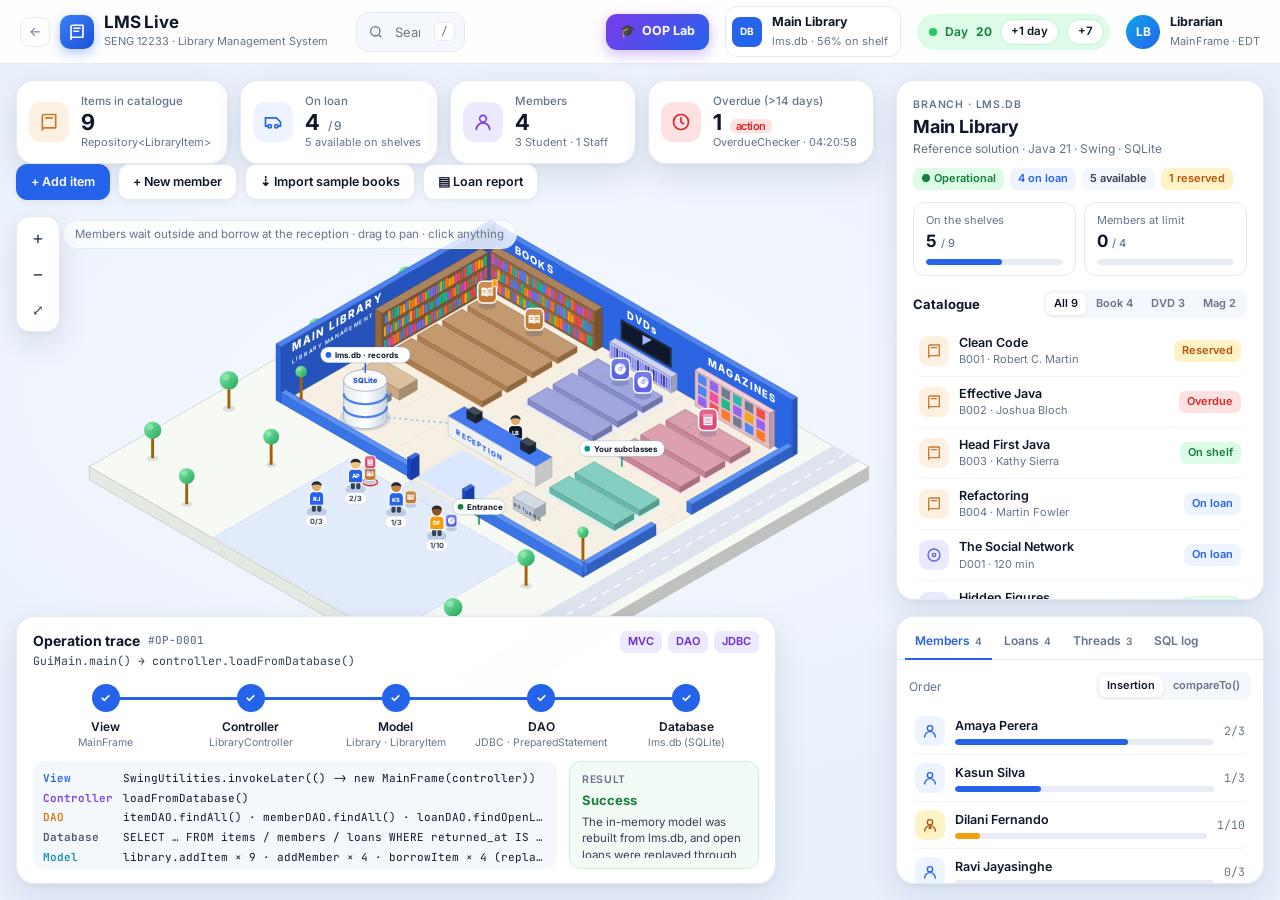
<file: lms-demo/index.html>
<!DOCTYPE html>
<html lang="en">
<head>
<meta charset="UTF-8"/>
<meta name="viewport" content="width=device-width, initial-scale=1.0"/>
<title>LMS Live Demo</title>
<meta name="description" content="Interactive, visual demo of the SENG 12233 Library Management System: encapsulation, inheritance, interfaces, exceptions, MVC, generics, JDBC and threads."/>
<link rel="preconnect" href="https://fonts.googleapis.com"/><link rel="preconnect" href="https://fonts.gstatic.com" crossorigin/>
<link href="https://fonts.googleapis.com/css2?family=Inter:wght@400;500;600;700&family=JetBrains+Mono:wght@400;500&display=swap" rel="stylesheet"/>
<style>
:root{
  --bg:#e9f0fb; --panel:#ffffff; --ink:#0f172a; --ink-2:#334155; --muted:#64748b; --line:#e5eaf2; --soft:#f4f7fc;
  --blue:#2563eb; --blue-50:#eef4ff; --blue-100:#dbe7ff;
  --green:#15803d; --green-50:#dcfce7; --amber:#b45309; --amber-50:#fef3c7; --red:#dc2626; --red-50:#fee2e2;
  --book:#c27a34; --dvd:#5b63e6; --mag:#d9466d; --staff:#f59e0b;
  --l-view:#2563eb; --l-ctrl:#7c3aed; --l-model:#0891b2; --l-dao:#d97706; --l-db:#475569;
  --shadow:0 12px 32px rgba(30,58,110,.10), 0 2px 6px rgba(30,58,110,.06);
  --mono:'JetBrains Mono',ui-monospace,Menlo,monospace;
}
*{box-sizing:border-box;margin:0;padding:0}
html,body{height:100%}
body{font-family:Inter,-apple-system,Segoe UI,sans-serif;background:var(--bg);color:var(--ink);font-size:13px;line-height:1.45;overflow:hidden}
button{font:inherit;cursor:pointer;border:none;background:none;color:inherit}
input,select{font:inherit;color:inherit}
code,.mono{font-family:var(--mono);font-size:.92em}
a{color:inherit;text-decoration:none}

/* ---------- Top bar ---------- */
.topbar{height:64px;display:flex;align-items:center;gap:16px;padding:0 20px;background:rgba(255,255,255,.92);backdrop-filter:blur(12px);border-bottom:1px solid var(--line);position:relative;z-index:30}
.brand{display:flex;align-items:center;gap:10px;min-width:0}
.back{width:30px;height:30px;border-radius:9px;display:grid;place-items:center;color:var(--muted);border:1px solid var(--line)}
.back:hover{color:var(--blue);border-color:var(--blue-100)}
.logo{width:34px;height:34px;border-radius:10px;background:linear-gradient(135deg,#3b82f6,#1d4ed8);display:grid;place-items:center;box-shadow:0 4px 12px rgba(37,99,235,.35)}
.brand b{font-size:17px;letter-spacing:-.01em;display:block;line-height:1.1}
.brand small{color:var(--muted);font-size:11px;white-space:nowrap}
.search{flex:1;max-width:520px;position:relative;margin-left:12px}
.search input{width:100%;height:40px;border-radius:12px;border:1px solid var(--line);background:var(--soft);padding:0 44px 0 38px;outline:none;transition:border-color .2s, box-shadow .2s}
.search input:focus{border-color:#93b4f8;box-shadow:0 0 0 4px rgba(37,99,235,.12);background:#fff}
.search .s-ic{position:absolute;left:12px;top:12px;color:var(--muted)}
.search kbd{position:absolute;right:10px;top:10px;font-family:var(--mono);font-size:11px;border:1px solid var(--line);border-radius:6px;padding:1px 6px;color:var(--muted);background:#fff}
.dropdown{position:absolute;top:46px;left:0;right:0;background:#fff;border-radius:14px;box-shadow:var(--shadow);border:1px solid var(--line);padding:6px;display:none;z-index:40}
.dropdown.open{display:block}
.dropdown .dd-head{padding:6px 8px;color:var(--muted);font-size:11px;display:flex;justify-content:space-between;gap:8px}
.dropdown .dd-row{display:flex;align-items:center;gap:10px;padding:7px 8px;border-radius:9px;cursor:pointer}
.dropdown .dd-row:hover{background:var(--blue-50)}
.spacer{flex:1}
.hub{display:flex;align-items:center;gap:10px;padding:6px 12px 6px 6px;border:1px solid var(--line);border-radius:12px;background:#fff}
.hub-badge{width:30px;height:30px;border-radius:8px;background:var(--blue);color:#fff;display:grid;place-items:center;font-weight:700;font-size:10px}
.hub b{display:block;font-size:12.5px}.hub small{color:var(--muted);font-size:11px}
.clock{display:flex;align-items:center;gap:8px;padding:0 6px 0 12px;height:36px;border-radius:999px;background:var(--green-50);color:var(--green);font-weight:600;font-size:12px;white-space:nowrap}
.clock button{height:26px;padding:0 10px;border-radius:999px;background:#fff;color:var(--ink);font-weight:600;font-size:11.5px;border:1px solid #bbf7d0}
.clock button:hover{border-color:var(--green)}
.live-dot{width:8px;height:8px;border-radius:50%;background:#22c55e;box-shadow:0 0 0 0 rgba(34,197,94,.6);animation:live 1.8s infinite}
@keyframes live{70%{box-shadow:0 0 0 8px rgba(34,197,94,0)}100%{box-shadow:0 0 0 0 rgba(34,197,94,0)}}
.user{display:flex;align-items:center;gap:10px}
.avatar{width:34px;height:34px;border-radius:50%;background:linear-gradient(135deg,#0ea5e9,#2563eb);color:#fff;display:grid;place-items:center;font-weight:700;font-size:12px}
.user b{display:block;font-size:12.5px}.user small{color:var(--muted);font-size:11px}

/* ---------- Stage ---------- */
.stage{position:relative;height:calc(100vh - 64px);min-height:640px;overflow:hidden;
  background:radial-gradient(1200px 600px at 40% 40%, #f6f9ff 0%, var(--bg) 70%)}
#scene{position:absolute;inset:0;width:100%;height:100%;cursor:grab;touch-action:none;user-select:none}
#scene.dragging{cursor:grabbing}
.overlay{position:absolute;z-index:5}
.panel{background:rgba(255,255,255,.96);border:1px solid rgba(226,232,240,.9);border-radius:18px;box-shadow:var(--shadow);backdrop-filter:blur(10px)}

/* KPIs */
.kpis{top:16px;left:16px;display:flex;gap:12px;flex-wrap:wrap;max-width:calc(100% - 420px)}
.kpi{display:flex;gap:12px;align-items:center;padding:12px 16px 12px 12px;min-width:186px}
.kpi .k-ic{width:40px;height:40px;border-radius:12px;display:grid;place-items:center;flex:none}
.kpi .k-lbl{font-size:11.5px;color:var(--muted);font-weight:500}
.kpi .k-val{font-size:22px;font-weight:700;letter-spacing:-.02em;line-height:1.15;display:flex;align-items:baseline;gap:8px}
.kpi .k-sub{font-size:11px;color:var(--muted)}
.delta{font-size:11px;font-weight:600;color:var(--green);background:var(--green-50);border-radius:6px;padding:1px 6px}
.delta.red{color:var(--red);background:var(--red-50)}
.kpi.flash{animation:flash .8s}
@keyframes flash{0%{box-shadow:0 0 0 0 rgba(37,99,235,.45),var(--shadow)}100%{box-shadow:0 0 0 14px rgba(37,99,235,0),var(--shadow)}}

.actions{top:100px;left:16px;display:flex;gap:8px;flex-wrap:wrap}
.btn{height:36px;padding:0 14px;border-radius:11px;display:inline-flex;align-items:center;gap:7px;font-weight:600;font-size:12.5px;background:#fff;border:1px solid var(--line);box-shadow:0 2px 6px rgba(30,58,110,.06);transition:transform .15s, border-color .15s, background .15s;white-space:nowrap}
.btn:hover{border-color:#b6cbf5;transform:translateY(-1px)}
.btn.primary{background:var(--blue);color:#fff;border-color:var(--blue)}
.btn.primary:hover{background:#1d4ed8}
.btn.sm{height:30px;padding:0 10px;font-size:12px;border-radius:9px}
.btn.danger{color:var(--red)}
.btn:disabled{opacity:.45;cursor:not-allowed;transform:none}

.zoom{left:16px;top:152px;display:flex;flex-direction:column;padding:4px;gap:2px;border-radius:14px}
.zoom button{width:34px;height:34px;border-radius:10px;display:grid;place-items:center;color:var(--ink-2);font-size:18px}
.zoom button:hover{background:var(--blue-50);color:var(--blue)}
.hint{position:absolute;left:62px;top:156px;z-index:4;font-size:11.5px;color:var(--muted);background:rgba(255,255,255,.8);border:1px solid var(--line);border-radius:999px;padding:5px 12px}

/* Inspector */
.inspector{top:16px;right:16px;width:368px;bottom:300px;display:flex;flex-direction:column;overflow:hidden}
.ins-scroll{overflow-y:auto;padding:16px;flex:1}
.ins-scroll::-webkit-scrollbar,.dock-body::-webkit-scrollbar,.log::-webkit-scrollbar{width:6px}
.ins-scroll::-webkit-scrollbar-thumb,.dock-body::-webkit-scrollbar-thumb,.log::-webkit-scrollbar-thumb{background:#d7deea;border-radius:6px}
.eyebrow{font-size:10.5px;font-weight:600;letter-spacing:.08em;text-transform:uppercase;color:var(--muted)}
.ins-title{font-size:18px;font-weight:700;letter-spacing:-.01em;margin-top:2px}
.ins-sub{color:var(--muted);font-size:12px}
.chips{display:flex;flex-wrap:wrap;gap:6px}
.chip{display:inline-flex;align-items:center;gap:5px;font-size:11px;font-weight:600;padding:3px 8px;border-radius:7px;background:var(--soft);color:var(--ink-2);white-space:nowrap}
.chip.green{background:var(--green-50);color:var(--green)}.chip.blue{background:var(--blue-50);color:var(--blue)}
.chip.amber{background:var(--amber-50);color:var(--amber)}.chip.red{background:var(--red-50);color:var(--red)}
.chip.violet{background:#ede9fe;color:#6d28d9}
.stats2{display:grid;grid-template-columns:1fr 1fr;gap:8px;margin:12px 0}
.stat{border:1px solid var(--line);border-radius:12px;padding:10px 12px}
.stat .s-l{font-size:11px;color:var(--muted)}.stat .s-v{font-size:17px;font-weight:700}
.stat .s-v small{font-size:11px;color:var(--muted);font-weight:500}
.bar{height:6px;border-radius:6px;background:#e8edf5;overflow:hidden;margin-top:6px}
.bar>i{display:block;height:100%;border-radius:6px;background:var(--blue);transition:width .5s}
.sec-h{display:flex;align-items:center;justify-content:space-between;margin:14px 0 8px}
.sec-h b{font-size:13px}
.seg{display:flex;background:var(--soft);border-radius:9px;padding:3px;gap:2px}
.seg button{padding:3px 8px;border-radius:7px;font-size:11px;font-weight:600;color:var(--muted)}
.seg button.on{background:#fff;color:var(--ink);box-shadow:0 1px 3px rgba(0,0,0,.08)}
.rows{display:flex;flex-direction:column}
.row{display:flex;align-items:center;gap:10px;padding:8px 6px;border-radius:10px;cursor:pointer;border-bottom:1px solid #f0f3f8}
.row:hover{background:var(--blue-50)}
.row .r-main{flex:1;min-width:0}
.row .r-t{font-weight:600;font-size:12.5px;white-space:nowrap;overflow:hidden;text-overflow:ellipsis}
.row .r-s{font-size:11px;color:var(--muted);white-space:nowrap;overflow:hidden;text-overflow:ellipsis}
.ic{width:30px;height:30px;border-radius:9px;display:grid;place-items:center;flex:none}
.ic.Book{background:#fdf0e1;color:var(--book)}.ic.DVD{background:#e9eaff;color:var(--dvd)}.ic.Magazine{background:#fde6ec;color:var(--mag)}
.ic.Lab{background:#ccfbf1;color:#0f766e}.ic.Student{background:var(--blue-50);color:var(--blue)}.ic.Staff{background:var(--amber-50);color:var(--amber)}
.linkback{font-size:12px;color:var(--blue);font-weight:600;display:inline-flex;gap:4px;margin-bottom:10px}
.sig{background:#0f172a;color:#e2e8f0;border-radius:12px;padding:10px 12px;font-family:var(--mono);font-size:11.5px;line-height:1.6;margin:10px 0;overflow-x:auto;white-space:pre}
.sig .kw{color:#f472b6}.sig .ty{color:#7dd3fc}.sig .cm{color:#64748b}.sig .st{color:#86efac}.sig .nu{color:#fbbf24}
.fields{border:1px solid var(--line);border-radius:12px;overflow:hidden}
.fields div{display:flex;justify-content:space-between;gap:10px;padding:6px 10px;font-size:12px;border-bottom:1px solid #f0f3f8}
.fields div:last-child{border-bottom:none}
.fields span:first-child{font-family:var(--mono);color:var(--muted);font-size:11.5px}
.fields span:last-child{font-weight:600;text-align:right;overflow:hidden;text-overflow:ellipsis;white-space:nowrap}
.act{display:flex;gap:6px;align-items:center;margin-top:8px}
.act select{flex:1;min-width:0;height:32px;border-radius:9px;border:1px solid var(--line);padding:0 8px;background:#fff}
.fee-row{display:grid;grid-template-columns:76px 1fr 54px;gap:8px;align-items:center;font-size:12px;padding:3px 0}
.fee-row.me{font-weight:700}
.fee-row .bar{margin:0;height:8px}
input[type=range]{width:100%;accent-color:var(--blue)}
.note{font-size:11.5px;color:var(--muted);margin-top:6px}
.note code{color:var(--ink-2)}

/* Tracker */
.tracker{left:16px;bottom:16px;right:400px;max-width:760px;height:268px;padding:14px 16px;display:flex;flex-direction:column}
.tr-head{display:flex;justify-content:space-between;gap:12px;align-items:flex-start}
.tr-title{font-weight:700;font-size:14px;display:flex;align-items:center;gap:8px}
.tr-title .tag{font-family:var(--mono);font-size:11px;color:var(--muted);font-weight:500}
.tr-call{font-family:var(--mono);font-size:11.5px;color:var(--ink-2);margin-top:2px;white-space:nowrap;overflow:hidden;text-overflow:ellipsis;max-width:420px}
.steps{display:grid;grid-template-columns:repeat(5,1fr);margin:14px 0 10px;position:relative}
.step{display:flex;flex-direction:column;align-items:center;text-align:center;position:relative;min-width:0}
.step::before{content:'';position:absolute;top:13px;right:50%;width:100%;height:3px;background:#e3e9f3;z-index:0}
.step:first-child::before{display:none}
.step.done::before,.step.error::before{background:var(--blue)}
.step .dot{width:28px;height:28px;border-radius:50%;background:#fff;border:3px solid #dbe3ef;display:grid;place-items:center;position:relative;z-index:1;font-size:12px;font-weight:700;color:#9aa8bd;transition:all .25s}
.step.done .dot{background:var(--blue);border-color:var(--blue);color:#fff}
.step.error .dot{background:var(--red);border-color:var(--red);color:#fff;box-shadow:0 0 0 5px var(--red-50)}
.step.active .dot{border-color:var(--blue);color:var(--blue);box-shadow:0 0 0 5px var(--blue-100)}
.step .lbl{font-weight:600;font-size:12px;margin-top:6px}
.step .sub{font-size:10.5px;color:var(--muted);white-space:nowrap;overflow:hidden;text-overflow:ellipsis;max-width:100%;padding:0 4px}
.step.skip .lbl,.step.skip .sub{opacity:.45}
.tr-body{display:flex;gap:12px;flex:1;min-height:0}
.log{flex:1;overflow-y:auto;background:var(--soft);border-radius:12px;padding:8px 10px;font-family:var(--mono);font-size:11px;list-style:none;counter-reset:l}
.log li{display:flex;gap:8px;padding:2px 0;opacity:0;animation:in .3s forwards;white-space:nowrap}
.log li .ly{flex:none;width:72px;font-weight:600}
.log li .tx{overflow:hidden;text-overflow:ellipsis}
.log li.err .tx{color:var(--red);font-weight:600}
@keyframes in{from{opacity:0;transform:translateY(3px)}to{opacity:1;transform:none}}
.result{width:190px;flex:none;border-radius:12px;padding:10px 12px;border:1px solid var(--line);display:flex;flex-direction:column;gap:4px;overflow:hidden}
.result.ok{background:#f3fbf6;border-color:#c9efd7}.result.err{background:#fff5f5;border-color:#fbd0d0}
.result .r-k{font-size:10.5px;font-weight:600;letter-spacing:.06em;text-transform:uppercase;color:var(--muted)}
.result .r-h{font-weight:700;font-size:13px;word-break:break-word}
.result.ok .r-h{color:var(--green)}.result.err .r-h{color:var(--red)}
.result .r-m{font-size:11.5px;color:var(--ink-2);overflow-y:auto}

/* Dock */
.dock{right:16px;bottom:16px;width:368px;height:268px;display:flex;flex-direction:column;overflow:hidden}
.tabs{display:flex;gap:2px;padding:8px 8px 0;border-bottom:1px solid var(--line)}
.tabs button{padding:7px 10px 9px;font-weight:600;font-size:12px;color:var(--muted);border-bottom:2px solid transparent;margin-bottom:-1px}
.tabs button.on{color:var(--blue);border-color:var(--blue)}
.tabs button small{font-weight:600;color:var(--muted);margin-left:2px}
.dock-body{flex:1;overflow-y:auto;padding:8px 12px 12px}
.th{display:flex;align-items:center;gap:10px;padding:9px 10px;border:1px solid var(--line);border-radius:12px;margin-bottom:8px}
.th .t-main{flex:1;min-width:0}
.th b{font-size:12.5px}
.th .t-s{font-size:11px;color:var(--muted)}
.beat{width:10px;height:10px;border-radius:50%;background:#cbd5e1;flex:none}
.beat.on{background:#22c55e;animation:live 1.8s infinite}
.beat.pulse{animation:beat .6s}
@keyframes beat{0%{transform:scale(1.8);background:#16a34a}100%{transform:scale(1)}}
.sql{font-family:var(--mono);font-size:10.8px;line-height:1.5}
.sql div{padding:3px 0;border-bottom:1px dashed #edf1f7;word-break:break-word}
.sql .th-n{color:var(--muted)}
.sql .bg{opacity:.55}
.race{display:grid;grid-template-columns:1fr 1fr;gap:8px;margin-top:6px}
.race .stat .s-v{font-family:var(--mono)}
table.tbl{width:100%;border-collapse:collapse;font-size:11.5px}
.tbl th{text-align:left;font-weight:600;color:var(--muted);font-size:10.5px;text-transform:uppercase;letter-spacing:.05em;padding:6px 4px;border-bottom:1px solid var(--line)}
.tbl td{padding:6px 4px;border-bottom:1px solid #f0f3f8;white-space:nowrap;max-width:120px;overflow:hidden;text-overflow:ellipsis}

/* Toasts / modal */
#toasts{position:absolute;top:16px;left:50%;transform:translateX(-50%);z-index:50;display:flex;flex-direction:column;gap:8px;align-items:center;pointer-events:none}
.toast{pointer-events:auto;display:flex;gap:10px;align-items:flex-start;background:#fff;border-radius:14px;padding:10px 14px;box-shadow:0 18px 40px rgba(15,23,42,.18);border:1px solid var(--line);max-width:440px;animation:tin .35s cubic-bezier(.2,.9,.3,1.2)}
.toast .t-ic{width:26px;height:26px;border-radius:8px;display:grid;place-items:center;flex:none;font-weight:800;color:#fff}
.toast.err .t-ic{background:var(--red)}.toast.ok .t-ic{background:#16a34a}.toast.warn .t-ic{background:#f59e0b}
.toast b{display:block;font-size:12.5px}.toast span{font-size:12px;color:var(--ink-2)}
@keyframes tin{from{opacity:0;transform:translateY(-10px) scale(.96)}}
.modal{position:fixed;inset:0;background:rgba(15,23,42,.35);backdrop-filter:blur(3px);z-index:100;display:none;place-items:center;padding:16px}
.modal.open{display:grid}
.modal-card{background:#fff;border-radius:20px;box-shadow:0 30px 80px rgba(15,23,42,.3);width:min(460px,100%);max-height:90vh;overflow:auto;padding:20px;animation:tin .3s}
.modal-card h3{font-size:17px;margin-bottom:2px}
.form{display:flex;flex-direction:column;gap:10px;margin-top:14px}
.form label{font-size:11.5px;font-weight:600;color:var(--ink-2);display:flex;flex-direction:column;gap:4px}
.form input{height:38px;border-radius:10px;border:1px solid var(--line);padding:0 12px;outline:none}
.form input:focus{border-color:#93b4f8;box-shadow:0 0 0 4px rgba(37,99,235,.12)}
.form .err-box{background:var(--red-50);color:var(--red);border-radius:10px;padding:8px 10px;font-size:12px;display:none}
.form .err-box.show{display:block}
.m-foot{display:flex;justify-content:flex-end;gap:8px;margin-top:16px}
.report-bar{display:grid;grid-template-columns:120px 1fr 28px;gap:10px;align-items:center;padding:4px 0;font-size:12.5px}
.report-bar .bar{height:12px;margin:0}

/* Scene */
.it{transition:transform .75s cubic-bezier(.45,.05,.2,1),opacity .3s;cursor:pointer}
.it.dim,.mem.dim{opacity:.18}
.it:hover .shape{filter:brightness(1.08)}
.it .selpin,.it .flag,.it .od{display:none}
.it.sel .selpin{display:block}
.it.reserved .flag{display:block}
.it.overdue .od{display:block}
.it.hl .shape{filter:drop-shadow(0 0 6px rgba(37,99,235,.9))}
.selpin{animation:bob 1.6s ease-in-out infinite}
@keyframes bob{50%{transform:translateY(-5px)}}
.od circle{animation:odp 1.4s infinite;transform-box:fill-box;transform-origin:center}
@keyframes odp{0%{transform:scale(.6);opacity:.9}100%{transform:scale(1.6);opacity:0}}
.mem{cursor:pointer;transition:transform .75s cubic-bezier(.45,.05,.2,1),opacity .3s}
.mem .mname{display:none}
.mem:hover .mname,.mem.sel .mname{display:block}
.mem.sel .pinbody{filter:drop-shadow(0 0 0 #fff) drop-shadow(0 4px 10px rgba(37,99,235,.55))}
.mem .pinbody{transition:transform .2s;transform-box:fill-box;transform-origin:bottom center}
.mem:hover .pinbody{transform:translateY(-3px)}
.dbring{opacity:0}
.db.pulse .dbring{animation:ring 1s}
@keyframes ring{0%{opacity:.8;transform:scale(1)}100%{opacity:0;transform:scale(1.8)}}
.dbring{transform-box:fill-box;transform-origin:center}
#van{transition:transform 1.4s cubic-bezier(.5,.05,.3,1),opacity .6s;opacity:0}
#van.on{opacity:1}

/* ---------- Responsive ---------- */
@media (max-width:1180px){
  body{overflow:auto}
  .topbar{flex-wrap:wrap;height:auto;padding:10px 16px;gap:10px}
  .search{order:5;flex-basis:100%;max-width:none;margin-left:0}
  .hub,.user{display:none}
  .stage{height:auto;min-height:0;display:flex;flex-direction:column;gap:12px;padding:12px 16px 24px;overflow:visible}
  .stage>*{min-width:0;max-width:100%}
  #scene{position:relative;height:min(58vh,520px);min-height:340px;order:3;border-radius:18px;background:rgba(255,255,255,.35)}
  .overlay{position:static;max-width:none}
  .kpis{order:1;display:grid;grid-template-columns:repeat(2,minmax(0,1fr));gap:8px}
  .kpi>div{min-width:0}.kpi .k-sub,.kpi .k-lbl{white-space:nowrap;overflow:hidden;text-overflow:ellipsis}
  .tr-call{max-width:100%}.tr-head{flex-direction:column}
  .clock{margin-left:auto}
  .kpi{min-width:0}
  .actions{order:2}
  .zoom,.hint{display:none}
  .tracker{order:4;height:auto;max-width:none}
  .tr-body{flex-direction:column}
  .result{width:auto}
  .log{max-height:150px}
  .inspector{order:5;width:auto;max-height:none}
  .dock{order:6;width:auto;height:380px}
  #toasts{position:fixed;top:12px}
}
@media (max-width:560px){
  .kpi .k-val{font-size:18px}
  .kpi{padding:10px}
  .kpi .k-ic{display:none}
  .steps .sub{display:none}
  .step .lbl{font-size:10.5px}
  .clock{font-size:11px}
  .brand small{display:none}
  .brand b{font-size:15px}
  .clock #nextWeek{display:none}
}
</style>
<link rel="stylesheet" href="oop-lab.css"/>
</head>
<body>

<header class="topbar">
  <div class="brand">
    <a class="back" href="../index.html" title="Back to the course page">←</a>
    <div class="logo"><svg width="18" height="18" viewBox="0 0 24 24" fill="none" stroke="#fff" stroke-width="2.2" stroke-linecap="round" stroke-linejoin="round"><path d="M4 19.5V5a2 2 0 0 1 2-2h14v16H6.5A2.5 2.5 0 0 0 4 21.5z"/><path d="M8 7h8M8 11h6"/></svg></div>
    <div><b>LMS Live</b><small>SENG 12233 · Library Management System</small></div>
  </div>
  <div class="search">
    <svg class="s-ic" width="16" height="16" viewBox="0 0 24 24" fill="none" stroke="currentColor" stroke-width="2"><circle cx="11" cy="11" r="7"/><path d="m20 20-3.5-3.5"/></svg>
    <input id="search" autocomplete="off" placeholder="Search titles, ids, authors…  library.search(text)"/>
    <kbd>/</kbd>
    <div id="searchDrop" class="dropdown"></div>
  </div>
  <div class="spacer"></div>
  <button class="lab-btn" id="labBtn" title="Open the OOP Lab"><span aria-hidden="true">🎓</span> OOP Lab</button>
  <div class="hub"><span class="hub-badge">DB</span><div><b>Main Library</b><small id="hubSub"></small></div></div>
  <div class="clock"><span class="live-dot"></span>Day <b id="dayNum"></b><button id="nextDay" title="Advance the simulated clock">+1 day</button><button id="nextWeek" title="Advance the simulated clock">+7</button></div>
  <div class="user"><div class="avatar">LB</div><div><b>Librarian</b><small>MainFrame · EDT</small></div></div>
</header>

<main class="stage" id="stage">
  <svg id="scene" xmlns="http://www.w3.org/2000/svg" aria-label="Isometric view of the library">
    <defs>
      <linearGradient id="treeG" x1="0" y1="0" x2="1" y2="1"><stop offset="0" stop-color="#86efac"/><stop offset="1" stop-color="#22a35a"/></linearGradient>
      <linearGradient id="dbG" x1="0" x2="1"><stop offset="0" stop-color="#e2e8f0"/><stop offset=".5" stop-color="#ffffff"/><stop offset="1" stop-color="#cbd5e1"/></linearGradient>
    </defs>
    <g id="world"><g id="ground"></g><g id="statics"></g><g id="ghosts"></g><g id="dyn"></g><g id="fx"></g><g id="labels"></g></g>
  </svg>

  <section class="kpis overlay" id="kpis"></section>
  <div class="actions overlay">
    <button class="btn primary" id="btnAddItem">+ Add item</button>
    <button class="btn" id="btnAddMember">+ New member</button>
    <button class="btn" id="btnImport">⇣ Import sample books</button>
    <button class="btn" id="btnReport">▤ Loan report</button>
  </div>
  <div class="zoom overlay panel">
    <button id="zIn" title="Zoom in">+</button><button id="zOut" title="Zoom out">−</button><button id="zFit" title="Fit" style="font-size:14px">⤢</button>
  </div>
  <div class="hint">Members wait outside and borrow at the reception · drag to pan · click anything</div>

  <aside class="inspector overlay panel"><div class="ins-scroll" id="inspector"></div></aside>
  <section class="tracker overlay panel" id="tracker"></section>
  <section class="dock overlay panel">
    <div class="tabs" id="tabs"></div>
    <div class="dock-body" id="dock"></div>
  </section>
  <div id="toasts"></div>
</main>

<div class="modal" id="modal"><div class="modal-card" id="modalCard"></div></div>

<script>
/* =====================================================================
   1. THE JAVA MODEL, MIRRORED IN JAVASCRIPT
   Same class names, same rules, same exception messages as the
   reference solution (final/src/lms). Every call records a trace entry
   tagged with its MVC layer so the UI can show how a request travels.
   ===================================================================== */
let TRACE = [];
const T = (layer, text) => TRACE.push({ layer, text });

// ---- lms.exception ----
class ItemNotAvailableException extends Error { constructor(m){ super(m); this.name='ItemNotAvailableException'; this.kind='checked'; } }
class MemberNotFoundException extends Error { constructor(id){ super(`No member with id '${id}'`); this.name='MemberNotFoundException'; this.kind='unchecked'; this.memberId=id; } }
class IllegalArgumentException extends Error { constructor(m){ super(m); this.name='IllegalArgumentException'; this.kind='unchecked'; } }
class DataAccessException extends Error { constructor(m){ super(m); this.name='DataAccessException'; this.kind='unchecked'; } }

// ---- lms.model ----
class Member {
  #memberId; #name; #borrowedCount = 0; #maxBorrowLimit;
  constructor(memberId, name, maxBorrowLimit){ this.setMemberId(memberId); this.setName(name); this.#maxBorrowLimit = maxBorrowLimit; }
  getMemberId(){ return this.#memberId; }
  getName(){ return this.#name; }
  getBorrowedCount(){ return this.#borrowedCount; }
  getMaxBorrowLimit(){ return this.#maxBorrowLimit; }
  setMemberId(v){ if (v == null || !String(v).trim()) throw new IllegalArgumentException('Member ID cannot be blank'); this.#memberId = v; }
  setName(v){ if (v == null || !String(v).trim()) throw new IllegalArgumentException('Name cannot be blank'); this.#name = v; }
  setBorrowedCount(v){ if (v < 0) throw new IllegalArgumentException('Borrowed count cannot be negative'); this.#borrowedCount = v; }
  incrementBorrowedCount(){ this.setBorrowedCount(this.#borrowedCount + 1); }
  decrementBorrowedCount(){ this.setBorrowedCount(this.#borrowedCount - 1); }
  /** Natural order: MOST active member first. */
  compareTo(other){ return other.getBorrowedCount() - this.#borrowedCount; }
}
class Student extends Member { static STUDENT_BORROW_LIMIT = 3; constructor(id, name){ super(id, name, Student.STUDENT_BORROW_LIMIT); } }
class Staff extends Member { static STAFF_BORROW_LIMIT = 10; constructor(id, name){ super(id, name, Staff.STAFF_BORROW_LIMIT); } }

/** abstract class LibraryItem implements Loanable */
class LibraryItem {
  #id; #title; #isBorrowed = false; #borrower = null;
  constructor(id, title){
    if (new.target === LibraryItem) throw new TypeError('LibraryItem is abstract; cannot be instantiated');
    this.setId(id); this.setTitle(title);
  }
  getId(){ return this.#id; }
  getTitle(){ return this.#title; }
  isBorrowed(){ return this.#isBorrowed; }
  getBorrower(){ return this.#borrower; }
  setId(v){ if (v == null || !String(v).trim()) throw new IllegalArgumentException('Id cannot be blank'); this.#id = v; }
  setTitle(v){ if (v == null || !String(v).trim()) throw new IllegalArgumentException('Title cannot be blank'); this.#title = v; }
  // ---- Loanable contract ----
  loan(member){
    T('model', `${this.constructor.name}.loan(${member.getMemberId()})  // inherited from LibraryItem`);
    if (this.#isBorrowed) throw new ItemNotAvailableException(`${this.#title} is already on loan.`);
    if (member.getBorrowedCount() >= member.getMaxBorrowLimit())
      throw new ItemNotAvailableException(`${member.getName()} has reached the limit of ${member.getMaxBorrowLimit()} items.`);
    this.#isBorrowed = true; this.#borrower = member; member.incrementBorrowedCount();
    T('model', `isBorrowed = true; ${member.getMemberId()}.borrowedCount → ${member.getBorrowedCount()}`);
  }
  returnItem(){
    T('model', `${this.constructor.name}.returnItem()`);
    if (!this.#isBorrowed) throw new ItemNotAvailableException(`${this.#title} is not on loan.`);
    this.#borrower.decrementBorrowedCount(); this.#borrower = null; this.#isBorrowed = false;
  }
  /** abstract: every subclass MUST override */
  calculateLateFee(daysLate){ throw new Error('abstract method'); }
}
class Book extends LibraryItem {        // extends LibraryItem implements Reservable
  #author; #reservedBy = null;
  constructor(id, title, author){ super(id, title); this.setAuthor(author); }
  getAuthor(){ return this.#author; }
  setAuthor(v){ if (v == null || !String(v).trim()) throw new IllegalArgumentException('Author cannot be blank'); this.#author = v; }
  calculateLateFee(daysLate){ return daysLate * 10.0; }
  reserve(member){
    if (this.#reservedBy) return { ok:false, msg:`${this.getTitle()} is already reserved by ${this.#reservedBy.getName()}` };
    this.#reservedBy = member; return { ok:true, msg:`${this.getTitle()} reserved for ${member.getName()}` };
  }
  cancelReservation(){ this.#reservedBy = null; return { ok:true, msg:`Reservation cancelled for ${this.getTitle()}` }; }
  isReserved(){ return this.#reservedBy != null; }
  getReservedBy(){ return this.#reservedBy; }
}
class DVD extends LibraryItem {
  #durationMinutes;
  constructor(id, title, durationMinutes){ super(id, title); this.#durationMinutes = durationMinutes; }
  getDurationMinutes(){ return this.#durationMinutes; }
  calculateLateFee(daysLate){ return daysLate * 25.0; }
}
class Magazine extends LibraryItem {
  #issueNumber;
  constructor(id, title, issueNumber){ super(id, title); this.#issueNumber = issueNumber; }
  getIssueNumber(){ return this.#issueNumber; }
  calculateLateFee(daysLate){ return daysLate * 5.0; }
}
/** `item instanceof Reservable` - JS has no interfaces, so check the contract's methods. */
const isReservable = x => typeof x.reserve === 'function' && typeof x.isReserved === 'function';

// ---- lms.service ----
/** Repository<T> - generic store, a Map inside for O(1) lookup by id. */
class Repository {
  #store = new Map(); #idOf;
  constructor(idOf){ this.#idOf = idOf; }
  add(e){ const id = this.#idOf(e); if (this.#store.has(id)) throw new IllegalArgumentException(`An entry with id '${id}' already exists`); this.#store.set(id, e); }
  findById(id){ return this.#store.get(id) ?? null; }        // Optional<T>
  exists(id){ return this.#store.has(id); }
  findAll(){ return [...this.#store.values()]; }
  search(pred){ return [...this.#store.values()].filter(pred); }
  size(){ return this.#store.size; }
}

class Library {
  #items = new Repository(i => i.getId());
  #members = new Repository(m => m.getMemberId());
  addItem(item){ this.#items.add(item); T('model', `items.add(${item.constructor.name} ${item.getId()})  // Repository<LibraryItem>`); }
  addMember(m){ this.#members.add(m); T('model', `members.add(${m.constructor.name} ${m.getMemberId()})  // Repository<Member>`); }
  hasItem(id){ return this.#items.exists(id); }
  hasMember(id){ return this.#members.exists(id); }
  findMember(id){
    T('model', `library.findMember("${id}")`);
    const m = this.#members.findById(id);
    if (!m) throw new MemberNotFoundException(id);
    return m;
  }
  findItem(id){
    T('model', `library.findItem("${id}")`);
    const i = this.#items.findById(id);
    if (!i) throw new ItemNotAvailableException(`No item with id '${id}'`);
    return i;
  }
  borrowItem(itemId, memberId){ const m = this.findMember(memberId); const i = this.findItem(itemId); i.loan(m); }
  returnItem(itemId){ this.findItem(itemId).returnItem(); }
  reserveIfPossible(item, member){
    T('model', `item instanceof Reservable → ${isReservable(item)}`);
    if (isReservable(item)) return item.reserve(member);
    return { ok:false, msg:`${item.getTitle()} cannot be reserved.` };
  }
  getItems(){ return this.#items.findAll(); }
  getMembers(){ return this.#members.findAll(); }
  membersByActivity(){ return this.#members.findAll().sort((a, b) => a.compareTo(b)); }   // Collections.sort(list)
  search(text){
    const q = text.trim().toLowerCase();
    return this.#items.search(i => i.getTitle().toLowerCase().includes(q) || i.getId().toLowerCase().includes(q)
      || (i instanceof Book && i.getAuthor().toLowerCase().includes(q)));
  }
  /** groupingBy(borrower name, TreeMap::new, counting()) */
  loansPerMember(){
    const map = {};
    this.#items.findAll().filter(i => i.isBorrowed()).forEach(i => { const n = i.getBorrower().getName(); map[n] = (map[n] || 0) + 1; });
    return Object.fromEntries(Object.entries(map).sort(([a], [b]) => a.localeCompare(b)));
  }
  availableItems(){ return this.#items.findAll().filter(i => !i.isBorrowed()).sort((a, b) => a.getTitle().localeCompare(b.getTitle())); }
}

// ---- lms.dao : an in-memory stand-in for SQLite that logs the real SQL ----
const SQL_LOG = [];
const DB = { items: [], members: [], loans: [], failNext: false };
function sqlLog(sql, thread = 'AWT-EventQueue-0'){
  SQL_LOG.push({ t: clockStr(), thread, sql });
  if (SQL_LOG.length > 150) SQL_LOG.shift();
  if (!thread.startsWith('overdue') && !BOOTING) pulseDb();
}
const q = v => typeof v === 'number' ? v : `'${String(v).replace(/'/g, "''")}'`;
function maybeFail(){
  if (DB.failNext){ DB.failNext = false; T('db', 'SQLException: [SQLITE_BUSY] database is locked'); T('dao', 'catch (SQLException e) → throw new DataAccessException(...)');
    throw new DataAccessException('Could not save to the database (database is locked)'); }
}
const ItemDAO = {
  insert(item){
    const type = item.constructor.name;
    const detail = item.labDescribe ? item.labDescribe() : item instanceof Book ? item.getAuthor() : item instanceof DVD ? item.getDurationMinutes() : item.getIssueNumber();
    const sql = `INSERT INTO items (id, type, title, detail) VALUES (${q(item.getId())}, ${q(type)}, ${q(item.getTitle())}, ${q(String(detail))})`;
    T('dao', `itemDAO.insert(${item.getId()})  // PreparedStatement`); maybeFail(); T('db', sql);
    DB.items.push({ id: item.getId(), type }); sqlLog(sql, CUR_THREAD);
  }
};
const MemberDAO = {
  insert(m){
    const sql = `INSERT INTO members (id, type, name) VALUES (${q(m.getMemberId())}, ${q(m.constructor.name)}, ${q(m.getName())})`;
    T('dao', `memberDAO.insert(${m.getMemberId()})`); maybeFail(); T('db', sql);
    DB.members.push({ id: m.getMemberId() }); sqlLog(sql);
  }
};
const LoanDAO = {
  recordLoan(itemId, memberId){
    const sql = `INSERT INTO loans (item_id, member_id, borrowed_at) VALUES (${q(itemId)}, ${q(memberId)}, ${q('day ' + STATE.today)})`;
    T('dao', `loanDAO.recordLoan("${itemId}", "${memberId}")`); maybeFail(); T('db', sql);
    DB.loans.push({ itemId, memberId, borrowedAt: STATE.today, returnedAt: null }); sqlLog(sql);
  },
  recordReturn(itemId){
    const sql = `UPDATE loans SET returned_at = ${q('day ' + STATE.today)} WHERE item_id = ${q(itemId)} AND returned_at IS NULL`;
    T('dao', `loanDAO.recordReturn("${itemId}")`); maybeFail(); T('db', sql);
    const row = DB.loans.find(l => l.itemId === itemId && l.returnedAt == null); if (row) row.returnedAt = STATE.today; sqlLog(sql);
  },
  openLoan(itemId){ return DB.loans.find(l => l.itemId === itemId && l.returnedAt == null); },
  countOverdue(loanDays){
    const cutoff = STATE.today - loanDays;
    sqlLog(`SELECT COUNT(*) FROM loans WHERE returned_at IS NULL AND borrowed_at < ${q('day ' + cutoff)}`, 'overdue-checker');
    return DB.loans.filter(l => l.returnedAt == null && l.borrowedAt < cutoff).length;
  },
  history(){ return DB.loans.slice().reverse(); }
};

// ---- the C in MVC ----
class LibraryController {
  constructor(library){ this.library = library; }
  static loanDays(){ return 14; }
  addItem(type, id, title, detail, extra){
    T('controller', `addItem("${type}", "${id}", "${title}", "${detail}")`);
    if (this.library.hasItem(id)) throw new IllegalArgumentException(`An item with id '${id}' already exists`);
    T('controller', `new ${type}(...)  // constructor + setters validate`);
    let item;
    switch (type){
      case 'Book': item = new Book(id, title, detail); break;
      case 'DVD': item = new DVD(id, title, this.#parseWholeNumber(detail, 'Duration')); break;
      case 'Magazine': item = new Magazine(id, title, this.#parseWholeNumber(detail, 'Issue number')); break;
      default: {
        const custom = window.LAB_TYPES?.[type];            // a subclass written in the OOP Lab
        if (!custom) throw new IllegalArgumentException('Unknown item type: ' + type);
        item = custom.create(id, title, detail, extra);
      }
    }
    T('model', `${type} created; fields are private, set through validated setters`);
    ItemDAO.insert(item);           // validate → save to DB → add to memory
    this.library.addItem(item);
    return item;
  }
  addMember(type, id, name){
    T('controller', `addMember("${type}", "${id}", "${name}")`);
    if (this.library.hasMember(id)) throw new IllegalArgumentException(`A member with id '${id}' already exists`);
    const custom = window.LAB_MEMBER_TYPES?.[type];
    const m = custom ? custom.create(id, name) : type === 'Staff' ? new Staff(id, name) : new Student(id, name);
    T('model', `new ${m.constructor.name}(...) → super(id, name, ${m.getMaxBorrowLimit()})`);
    MemberDAO.insert(m);
    this.library.addMember(m);
    return m;
  }
  borrow(itemId, memberId){
    T('controller', `borrow("${itemId}", "${memberId}")`);
    this.library.borrowItem(itemId, memberId);      // rules first
    try { LoanDAO.recordLoan(itemId, memberId); }   // then persist
    catch (e){
      T('controller', `rollback → library.returnItem("${itemId}")`);
      this.library.returnItem(itemId);              // undo the in-memory change
      throw e;
    }
  }
  giveBack(itemId){
    T('controller', `giveBack("${itemId}")`);
    this.library.returnItem(itemId);
    LoanDAO.recordReturn(itemId);
  }
  countOverdue(){ return LoanDAO.countOverdue(LibraryController.loanDays()); }
  search(text){
    T('controller', `search("${text}")`);
    if (!text || !text.trim()){ T('controller', 'blank search → library.getItems()'); return this.library.getItems(); }
    T('model', 'items.search(i -> title / id / author contains q)  // stream().filter()');
    return this.library.search(text);
  }
  #parseWholeNumber(text, label){
    const s = String(text ?? '').trim();
    if (!/^[+-]?\d+$/.test(s)) throw new IllegalArgumentException(`${label} must be a whole number`);
    return parseInt(s, 10);
  }
}

/* =====================================================================
   2. APP STATE + SEED DATA  (what loadFromDatabase() would rebuild)
   ===================================================================== */
const STATE = { today: 20, sel: null, visit: null, catFilter: 'All', tab: 'members', sortByActivity: false, searchQ: '',
  feeDays: 3, checkerOn: true, lastCheck: null, overdue: 0, importing: false, importPct: 0, importMsg: 'Not started',
  race: null, added: 0, opSeq: 0 };
let BOOTING = true, CUR_THREAD = 'AWT-EventQueue-0';
const library = new Library();
const controller = new LibraryController(library);

(function seed(){
  [['Book','B001','Clean Code','Robert C. Martin'],['Book','B002','Effective Java','Joshua Bloch'],['Book','B003','Head First Java','Kathy Sierra'],
   ['Book','B004','Refactoring','Martin Fowler'],['DVD','D001','The Social Network','120'],['DVD','D002','Hidden Figures','127'],
   ['DVD','D003','The Imitation Game','114'],['Magazine','M001','IEEE Software','42'],['Magazine','M002','Wired','318']]
   .forEach(a => controller.addItem(...a));
  [['Student','S001','Amaya Perera'],['Student','S002','Kasun Silva'],['Staff','T001','Dilani Fernando'],['Student','S003','Ravi Jayasinghe']]
   .forEach(a => controller.addMember(...a));
  const day = STATE.today;
  [['B002','S001',3],['M001','S001',18],['D001','T001',17],['B004','S002',12]].forEach(([i, m, d]) => { STATE.today = d; controller.borrow(i, m); });
  STATE.today = day;
  library.getItems()[0].reserve(library.findMember('S002'));
  SQL_LOG.length = 0;
  ['-- DriverManager.getConnection("jdbc:sqlite:lms.db")',
   'CREATE TABLE IF NOT EXISTS items (id TEXT PRIMARY KEY, type TEXT NOT NULL, title TEXT NOT NULL, detail TEXT)',
   'CREATE TABLE IF NOT EXISTS members (id TEXT PRIMARY KEY, type TEXT NOT NULL, name TEXT NOT NULL)',
   'CREATE TABLE IF NOT EXISTS loans (id INTEGER PRIMARY KEY AUTOINCREMENT, item_id TEXT, member_id TEXT, borrowed_at TEXT, returned_at TEXT)',
   'SELECT id, type, title, detail FROM items', 'SELECT id, type, name FROM members',
   'SELECT item_id, member_id FROM loans WHERE returned_at IS NULL'].forEach(s => sqlLog(s, 'main'));
  TRACE = [];
  BOOTING = false;
})();

/* =====================================================================
   3. ISOMETRIC SCENE
   ===================================================================== */
const S = 26, CX = 0.866 * S, CY = 0.5 * S;
const P = (x, y, z = 0) => [(x - y) * CX, (x + y) * CY - z * S];
const pts = arr => arr.map(p => P(...p).map(n => n.toFixed(1)).join(',')).join(' ');
function shade(hex, f){
  const n = parseInt(hex.slice(1), 16); let r = n >> 16, g = (n >> 8) & 255, b = n & 255;
  const t = f < 0 ? 0 : 255, p = Math.abs(f);
  r = Math.round((t - r) * p + r); g = Math.round((t - g) * p + g); b = Math.round((t - b) * p + b);
  return `rgb(${r},${g},${b})`;
}
function box(x, y, z, w, d, h, col, extra = ''){
  const st = `stroke="${shade(col, -0.32)}" stroke-width=".6" stroke-linejoin="round"`;
  return `<g ${extra}>
    <polygon points="${pts([[x,y+d,z],[x+w,y+d,z],[x+w,y+d,z+h],[x,y+d,z+h]])}" fill="${shade(col,-0.06)}" ${st}/>
    <polygon points="${pts([[x+w,y,z],[x+w,y+d,z],[x+w,y+d,z+h],[x+w,y,z+h]])}" fill="${shade(col,-0.22)}" ${st}/>
    <polygon points="${pts([[x,y,z+h],[x+w,y,z+h],[x+w,y+d,z+h],[x,y+d,z+h]])}" fill="${shade(col,0.16)}" ${st}/></g>`;
}
const flat = (x, y, w, d, fill, z = 0, extra = '') => `<polygon points="${pts([[x,y,z],[x+w,y,z],[x+w,y+d,z],[x,y+d,z]])}" fill="${fill}" ${extra}/>`;
const faceL = (x, y, z, txt, size, fill, weight = 800) => { const [sx, sy] = P(x, y, z); return `<text transform="matrix(0.866,0.5,0,1,${sx},${sy})" font-size="${size}" font-weight="${weight}" fill="${fill}" letter-spacing="2">${txt}</text>`; };
const faceR = (x, y, z, txt, size, fill, weight = 800) => { const [sx, sy] = P(x, y, z); return `<text transform="matrix(0.866,-0.5,0,1,${sx},${sy})" font-size="${size}" font-weight="${weight}" fill="${fill}" letter-spacing="2">${txt}</text>`; };

const COLORS = { Book: '#dda466', DVD: '#7480f5', Magazine: '#f07a97' };
const grid = (x0, y0, cols, rows, dx, dy) => { const a = []; for (let r = 0; r < rows; r++) for (let c = 0; c < cols; c++) a.push([x0 + c * dx, y0 + r * dy]); return a; };
const zone = (x0, y0, cols, rows, dx, dy, shelf) => ({ slots: grid(x0, y0, cols, rows, dx, dy), x0, y0, cols, rows, dx, dy, shelf });
/* Every section lives INSIDE the library building (x 2.5–21, y 1.8–14.5). */
const ZONES = {
  Book: zone(3.5, 3.0, 4, 4, 1.45, 1.55, '#b98552'),
  DVD: zone(10.3, 3.0, 3, 3, 1.4, 1.55, '#8f95d8'),
  Magazine: zone(15.7, 3.0, 3, 3, 1.4, 1.55, '#d78ea0'),
  Lab: zone(15.7, 8.6, 3, 2, 1.4, 1.55, '#6cc6b6')       // classes students create in the OOP Lab
};
const SHELF_Z = 0.3;                                       // items sit on top of the shelf units
const RECEPTION = [12.6, 12.7], DESK_SPOT = [10.9, 10.5, 1.06];   // where a visiting member stands / where the item is handed over
const memberWorld = i => [9.4 + (i % 3) * 2.5, 17.0 + Math.floor(i / 3) * 2.4];   // waiting outside on the plaza
const PIN = 'M0 0 C-3 -7 -15 -14 -15 -26 A15 15 0 1 1 15 -26 C15 -14 3 -7 0 0Z';

function tree(x, y, r = 15){
  const [bx, by] = P(x, y, 0), [cx, cy] = P(x, y, 1.5);
  return `<g><ellipse cx="${bx}" cy="${by}" rx="${r*.7}" ry="${r*.35}" fill="rgba(30,58,110,.12)"/>
    <rect x="${bx-2}" y="${cy}" width="4" height="${by-cy}" fill="#a16207"/>
    <circle cx="${cx}" cy="${cy}" r="${r}" fill="url(#treeG)"/><circle cx="${cx-r*.3}" cy="${cy-r*.35}" r="${r*.35}" fill="#bbf7d0" opacity=".45"/></g>`;
}
function labelPin(x, y, z, text, color){
  const [sx, sy] = P(x, y, z), w = text.length * 6.4 + 22;
  return `<g transform="translate(${sx},${sy})"><line x1="0" y1="0" x2="0" y2="-14" stroke="${color}" stroke-width="2"/>
    <rect x="${-w/2}" y="-36" width="${w}" height="22" rx="11" fill="#fff" stroke="${color}" stroke-opacity=".35"/>
    <circle cx="${-w/2+11}" cy="-25" r="4" fill="${color}"/>
    <text x="${-w/2+20}" y="-21" font-size="11" font-weight="700" fill="#0f172a">${esc(text)}</text></g>`;
}
/* deterministic "random" so the book spines look the same on every load */
let seedR = 7; const rnd = () => (seedR = (seedR * 9301 + 49297) % 233280) / 233280;
const SPINES = ['#ef4444', '#f59e0b', '#10b981', '#3b82f6', '#8b5cf6', '#ec4899', '#14b8a6', '#f97316', '#64748b'];
/** A bookcase against the back wall (runs along x, front face at y + 0.45). */
function bookcaseX(x0, x1){
  let g = box(x0, 1.8, 0, x1 - x0, 0.45, 2.1, '#9a6b42'); const fy = 2.26;
  for (const z of [0.12, 0.8, 1.48]){
    g += `<polygon points="${pts([[x0+0.05,fy,z-0.05],[x1-0.05,fy,z-0.05],[x1-0.05,fy,z],[x0+0.05,fy,z]])}" fill="#7c4f2c"/>`;
    for (let x = x0 + 0.1; x < x1 - 0.2;){ const w = 0.1 + rnd() * 0.08, h = 0.42 + rnd() * 0.14;
      g += `<polygon points="${pts([[x,fy,z],[x+w,fy,z],[x+w,fy,z+h],[x,fy,z+h]])}" fill="${SPINES[Math.floor(rnd() * SPINES.length)]}"/>`; x += w + 0.03; }
  }
  return g;
}
/** A bookcase against the left wall (runs along y, front face at x + 0.45). */
function bookcaseY(y0, y1){
  let g = box(2.5, y0, 0, 0.45, y1 - y0, 2.1, '#9a6b42'); const fx = 2.96;
  for (const z of [0.12, 0.8, 1.48]){
    g += `<polygon points="${pts([[fx,y0+0.05,z-0.05],[fx,y1-0.05,z-0.05],[fx,y1-0.05,z],[fx,y0+0.05,z]])}" fill="#7c4f2c"/>`;
    for (let y = y0 + 0.1; y < y1 - 0.2;){ const w = 0.1 + rnd() * 0.08, h = 0.42 + rnd() * 0.14;
      g += `<polygon points="${pts([[fx,y,z],[fx,y+w,z],[fx,y+w,z+h],[fx,y,z+h]])}" fill="${SPINES[Math.floor(rnd() * SPINES.length)]}"/>`; y += w + 0.03; }
  }
  return g;
}
function facePoly(face, a0, a1, z0, z1, c, fill, extra = ''){
  const p = face === 'y' ? [[a0,c,z0],[a1,c,z0],[a1,c,z1],[a0,c,z1]] : [[c,a0,z0],[c,a1,z0],[c,a1,z1],[c,a0,z1]];
  return `<polygon points="${pts(p)}" fill="${fill}" ${extra}/>`;
}

function buildStatic(){
  seedR = 7;
  const WALL = '#2f6bf0', LOW = '#3d7cf6';
  let g = box(0, 0, -0.7, 24, 24, 0.7, '#f4f8f2');
  // street (deliveries) + entrance path + plaza where members wait
  g += flat(21.8, 0, 1.6, 24, '#dde4ee');
  g += `<line x1="${P(22.6,0)[0]}" y1="${P(22.6,0)[1]}" x2="${P(22.6,24)[0]}" y2="${P(22.6,24)[1]}" stroke="#fff" stroke-width="2" stroke-dasharray="10 9"/>`;
  g += flat(10.6, 14.7, 3.2, 1.2, '#e5ebf3') + flat(7.6, 15.6, 10.6, 8.3, '#e3ecfb', 0, 'stroke="#c9d8f5"');
  [[5, 0.6, 11], [12, 0.5, 10], [18.5, 0.6, 11], [1, 5.5, 11], [1, 11, 11]].forEach(([x, y, r]) => g += tree(x, y, r));
  // the building: floor, back + left walls (cut away at the front so we can look inside)
  g += '<g data-map="building" class="hot">';
  g += flat(2.5, 1.8, 18.6, 12.9, '#f6efe4', 0, 'stroke="#e7dccb"');
  for (let x = 4.5; x < 21; x += 2) g += `<polyline points="${pts([[x,1.8,0],[x,14.7,0]])}" stroke="#efe5d6" stroke-width="1" fill="none"/>`;
  g += box(2.5, 1.5, 0, 18.6, 0.3, 3.0, WALL) + box(2.2, 1.5, 0, 0.3, 13.2, 3.0, WALL);
  g += faceL(4.0, 1.8, 2.3, 'BOOKS', 15, '#ffffff') + faceL(10.9, 1.8, 2.3, 'DVDs', 15, '#ffffff') + faceL(15.9, 1.8, 2.3, 'MAGAZINES', 15, '#ffffff');
  g += faceR(2.5, 14.0, 2.35, 'MAIN LIBRARY', 16, '#ffffff') + faceR(2.5, 14.0, 1.75, 'LIBRARY MANAGEMENT SYSTEM', 8, '#dbe7ff', 700);
  g += '</g>';
  // wall furniture: bookcases, a DVD screen, a magazine rack
  g += bookcaseX(2.95, 9.4) + bookcaseY(2.4, 8.9);
  g += box(10.2, 1.8, 0, 3.8, 0.35, 0.85, '#c7cbf3');
  for (let x = 10.3; x < 13.9; x += 0.16) g += facePoly('y', x, x + 0.1, 0.12, 0.72, 2.16, ['#4f46e5', '#6366f1', '#818cf8', '#312e81'][Math.floor(rnd() * 4)]);
  g += facePoly('y', 10.6, 13.6, 1.05, 2.0, 1.81, '#0f172a', 'stroke="#1e293b" stroke-width="3"');
  { const [tx, ty] = P(12.1, 1.81, 1.52); g += `<path d="M${tx-5} ${ty-12} l13 7 -13 7z" fill="#a5b4fc"/>`; }
  g += box(15.4, 1.8, 0, 4.6, 0.3, 1.9, '#f3c6d1');
  for (let r = 0; r < 3; r++) for (let c = 0; c < 6; c++) g += facePoly('y', 15.6 + c * 0.72, 16.12 + c * 0.72, 0.2 + r * 0.58, 0.68 + r * 0.58, 2.11, SPINES[Math.floor(rnd() * SPINES.length)], 'opacity=".9"');
  // section rugs + shelf units that hold the items
  const rug = { Book: '#fbeedd', DVD: '#e7e9fe', Magazine: '#fde6ec', Lab: '#dcf5f0' };
  for (const [t, z] of Object.entries(ZONES)){
    const w = (z.cols - 1) * z.dx + 1.55, d = (z.rows - 1) * z.dy + 1.55;
    g += flat(z.x0 - 0.3, z.y0 - 0.3, w, d, rug[t], 0.005, `data-map="${t === 'Lab' ? 'kinds' : 'shelves'}" class="hot"`);
  }
  g += '<g data-map="shelves" class="hot">';
  for (const z of Object.values(ZONES)) for (let r = 0; r < z.rows; r++)
    g += box(z.x0 - 0.12, z.y0 + r * z.dy - 0.12, 0, (z.cols - 1) * z.dx + 1.19, 1.19, SHELF_Z, z.shelf);
  g += '</g>';
  // reading table
  g += box(3.7, 9.8, 0, 2.3, 1.1, 0.55, '#d6b48c') + box(3.95, 11.15, 0, 0.55, 0.5, 0.35, '#94a3b8') + box(5.2, 11.15, 0, 0.55, 0.5, 0.35, '#94a3b8');
  // records office: the database behind the reception
  const [dx, dy] = P(5.9, 12.9, 0), H = 52;
  g += `<g class="db hot" id="db" data-map="ledger"><ellipse cx="${dx}" cy="${dy}" rx="36" ry="18" fill="rgba(30,58,110,.12)"/>
    <ellipse class="dbring" cx="${dx}" cy="${dy-H}" rx="30" ry="15" fill="none" stroke="#2563eb" stroke-width="3"/>
    <path d="M${dx-30} ${dy-H} v${H} a30 15 0 0 0 60 0 v${-H}z" fill="url(#dbG)" stroke="#94a3b8"/>
    <path d="M${dx-30} ${dy-H+18} a30 15 0 0 0 60 0 M${dx-30} ${dy-H+36} a30 15 0 0 0 60 0" fill="none" stroke="#2563eb" stroke-width="3" opacity=".8"/>
    <ellipse cx="${dx}" cy="${dy-H}" rx="30" ry="15" fill="#f8fafc" stroke="#94a3b8"/>
    <text x="${dx}" y="${dy-H+4}" text-anchor="middle" font-size="10" font-weight="800" fill="#1d4ed8">SQLite</text></g>`;
  g += `<path d="M${P(9.4,11.0,0.5)[0]} ${P(9.4,11.0,0.5)[1]} L${P(7.0,12.9,0.6)[0]} ${P(7.0,12.9,0.6)[1]}" stroke="#93b4f8" stroke-width="2" stroke-dasharray="3 5"/>`;
  // reception: the librarian behind the desk, the desk, a returns trolley
  const [lx, ly] = P(12.0, 9.75, 0);
  g += `<g data-map="desk" class="hot"><g transform="translate(${lx},${ly})"><title>The librarian (the View: MainFrame)</title><ellipse rx="12" ry="6" fill="rgba(30,58,110,.18)"/>
    ${personSvg('#0f172a', 'LB', '#e0ac69')}</g>`;
  g += box(9.4, 10.3, 0, 5.4, 1.0, 1.05, '#ffffff') + flat(9.4, 10.3, 5.4, 1.0, '#2563eb', 1.06, 'opacity=".85"');
  g += box(10.1, 10.45, 1.06, 0.55, 0.4, 0.42, '#1e293b') + box(13.4, 10.45, 1.06, 0.55, 0.4, 0.42, '#1e293b');
  g += faceL(9.9, 11.3, 0.32, 'RECEPTION', 10, '#2563eb', 800) + '</g>';
  g += flat(10.6, 11.6, 3.2, 2.9, '#dbe7ff', 0.006);
  g += box(15.3, 12.5, 0, 1.3, 0.7, 0.62, '#cbd5e1') + faceL(15.35, 13.2, 0.18, 'RETURNS', 6.5, '#475569', 800);
  // low front + side walls (with the entrance and a delivery door)
  g += '<g data-map="building" class="hot">';
  g += box(2.5, 14.4, 0, 8.1, 0.3, 0.55, LOW) + box(13.8, 14.4, 0, 7.3, 0.3, 0.55, LOW);
  g += box(20.8, 1.8, 0, 0.3, 6.2, 0.55, LOW) + box(20.8, 10.2, 0, 0.3, 4.2, 0.55, LOW);
  g += box(10.4, 14.3, 0, 0.22, 0.5, 1.1, '#1d4ed8') + box(13.78, 14.3, 0, 0.22, 0.5, 1.1, '#1d4ed8');
  g += '</g>';
  [[2.95, 13.9, 8], [20.2, 13.8, 8]].forEach(([x, y, r]) => g += tree(x, y, r));
  [[1.2, 16.6, 13], [1.5, 21.6, 12], [5, 23, 11], [5.5, 18.3, 11], [19.8, 16.9, 12], [20.2, 21.8, 13]].forEach(([x, y, r]) => g += tree(x, y, r));
  document.getElementById('ground').innerHTML = g;
  // delivery van (used by the import worker), driving along the street
  document.getElementById('fx').innerHTML = `<g id="van" style="transform:translate(${P(22.2,27,0)[0]}px,${P(22.2,27,0)[1]}px)">
    ${box(0, 0, 0, 1, 2.4, 1.2, '#ffffff')}${box(0.05, -0.8, 0, 0.9, 0.8, 0.85, '#2563eb')}
    ${faceR(1, 2.25, 0.45, 'IMPORT', 9, '#2563eb', 800)}</g>`;
  // section names are painted on the back wall; pins mark the places that map to code
  document.getElementById('labels').innerHTML = labelPin(17.4, 8.6, 1.0, 'Your subclasses', '#0f9488') + labelPin(5.9, 12.9, 2.4, 'lms.db · records', '#2563eb')
    + labelPin(15.2, 15.2, 0.1, 'Entrance', '#15803d');
}

/* ---- scene icons ---- */
const GLYPH = {
  book: '<path d="M2.5 5.5c3-1.6 6.2-1.6 9.5.8v13.4c-3.3-2.4-6.5-2.4-9.5-.8z" fill="#fff"/><path d="M21.5 5.5c-3-1.6-6.2-1.6-9.5.8v13.4c3.3-2.4 6.5-2.4 9.5-.8z" fill="#fff" opacity=".82"/><path d="M5 9h4.5M5 12h4.5M14.5 9H19M14.5 12H19" stroke="currentColor" stroke-width="1.1" stroke-linecap="round"/>',
  disc: '<circle cx="12" cy="12" r="9.5" fill="#fff"/><path d="M12 2.5a9.5 9.5 0 0 1 9.2 7.1L12 12z" fill="currentColor" opacity=".25"/><circle cx="12" cy="12" r="3.4" fill="currentColor" opacity=".55"/><circle cx="12" cy="12" r="1.5" fill="#fff"/>',
  magazine: '<rect x="4.5" y="2.5" width="15" height="19" rx="1.6" fill="#fff"/><rect x="4.5" y="2.5" width="15" height="5" rx="1.6" fill="currentColor" opacity=".55"/><rect x="7" y="9.5" width="10" height="6" rx="1" fill="currentColor" opacity=".3"/><path d="M7 18h10" stroke="currentColor" stroke-width="1.3" stroke-linecap="round"/>',
  other: '<path d="M12 2.5 21 7v10l-9 4.5L3 17V7z" fill="#fff"/><path d="M3 7l9 4.5L21 7M12 11.5V21.5" stroke="currentColor" stroke-width="1.2" fill="none"/>'
};
const ICON_COLOR = { Book: '#c27a34', DVD: '#5b63e6', Magazine: '#db4b77' };
const glyphOf = it => it instanceof Book ? 'book' : it instanceof DVD ? 'disc' : it instanceof Magazine ? 'magazine' : 'other';
/** A standing icon card: book / DVD / magazine glyph. Lab subclasses use their parent's glyph in teal. */
function itemShape(it){
  const c = ICON_COLOR[it.constructor.name] || '#0f9488';
  return `<g class="od"><ellipse cx="0" cy="0" rx="17" ry="8.5" fill="none" stroke="#dc2626" stroke-width="3"/></g>
    <ellipse cx="0" cy="0" rx="12" ry="5" fill="rgba(30,58,110,.2)"/>
    <g class="shape"><rect x="-13" y="-34" width="26" height="30" rx="7" fill="${c}" stroke="#fff" stroke-width="2"/>
      <rect x="-13" y="-34" width="26" height="12" rx="7" fill="#fff" opacity=".14"/>
      <svg x="-10" y="-31" width="20" height="24" viewBox="0 0 24 24" color="${c}">${GLYPH[glyphOf(it)]}</svg></g>
    <g class="flag"><path d="M7 -36 v11 l3.5 -2.6 l3.5 2.6 v-11z" fill="#f59e0b" stroke="#fff" stroke-width="1"/></g>
    <g class="selpin" transform="translate(0,-38)"><path d="${PIN}" transform="scale(.75)" fill="#2563eb" stroke="#fff" stroke-width="2"/><circle cx="0" cy="-19.5" r="4.5" fill="#fff"/></g>`;
}
/* A person: legs, torso in the member's colour, head, hair, initials on the shirt. */
const SKIN = ['#f1c27d', '#c68642', '#8d5524', '#e0ac69', '#ffdbac', '#a0672c'];
function personSvg(color, initials, skin){
  return `<rect x="-6.5" y="-11" width="5.5" height="11" rx="2" fill="#334155"/><rect x="1" y="-11" width="5.5" height="11" rx="2" fill="#334155"/>
    <path d="M-10 -9 v-12 q0 -7 7 -7 h6 q7 0 7 7 v12 z" fill="${color}" stroke="#fff" stroke-width="1.6"/>
    <circle cx="0" cy="-35" r="7.5" fill="${skin}" stroke="#fff" stroke-width="1.6"/>
    <path d="M-7.4 -36 a7.5 7.5 0 0 1 14.8 0 q-7.4 -3.6 -14.8 0z" fill="#1f2937"/>
    <text x="0" y="-15" text-anchor="middle" font-size="8" font-weight="800" fill="#fff">${initials}</text>`;
}

const itemEls = new Map(), memEls = new Map();
let reorderTimer;
function setTf(el, x, y, s = 1){ el.style.transform = `translate(${x.toFixed(1)}px,${y.toFixed(1)}px) scale(${s})`; }

function renderScene(opts = {}){
  const dyn = document.getElementById('dyn');
  const items = library.getItems(), members = library.getMembers();
  const V = STATE.visit;
  const homeOrDesk = (id, i) => V && V.mid === id ? RECEPTION : memberWorld(i);
  const mpos = new Map(members.map((m, i) => [m.getMemberId(), homeOrDesk(m.getMemberId(), i)]));
  const typeIdx = { Book: 0, DVD: 0, Magazine: 0, Lab: 0 }, held = new Map();
  const match = STATE.searchQ.trim() ? new Set(library.search(STATE.searchQ).map(i => i.getId())) : null;
  let ghosts = ''; const live = new Set();
  for (const it of items){
    const type = it.constructor.name, zk = ZONES[type] ? type : 'Lab', z = ZONES[zk], idx = typeIdx[zk]++;
    const slot = z.slots[idx % z.slots.length], layer = Math.floor(idx / z.slots.length);
    let wx, wy, wz, sc = 1;
    const at = V && V.iid === it.getId() ? V.itemAt : null;      // mid-animation override (shelf / desk / member)
    const carried = mid => { const mp = mpos.get(mid), k = held.get(mid) || 0; held.set(mid, k + 1); return [mp[0] - 0.05, mp[1] - 0.95, 0.35 + k * 0.62, 0.6]; };
    if (it.isBorrowed() || at) ghosts += layer === 0 && at !== 'shelf' ? flat(slot[0], slot[1], 0.95, 0.95, 'none', SHELF_Z + 0.01, 'stroke="#94a3b8" stroke-dasharray="3 3" stroke-width="1.2"') : '';
    if (at === 'desk'){ [wx, wy, wz] = DESK_SPOT; sc = 0.8; }
    else if (at === 'member') [wx, wy, wz, sc] = carried(V.mid);
    else if (at !== 'shelf' && it.isBorrowed()) [wx, wy, wz, sc] = carried(it.getBorrower().getMemberId());
    else { wx = slot[0]; wy = slot[1]; wz = SHELF_Z + layer * 0.58; }
    const id = it.getId(); live.add(id);
    let g = itemEls.get(id);
    const [sx, sy] = P(wx + 0.47, wy + 0.47, wz);
    if (!g){
      g = document.createElementNS('http://www.w3.org/2000/svg', 'g');
      g.classList.add('it'); g.dataset.id = id; g.innerHTML = itemShape(it);
      g.addEventListener('click', e => { if (!dragMoved) select('item', id); });
      dyn.appendChild(g); itemEls.set(id, g);
      if (opts.spawnFrom){ g.style.transition = 'none'; setTf(g, ...opts.spawnFrom, 0.6); g.getBoundingClientRect(); g.style.transition = ''; }
    }
    setTf(g, sx, sy, sc);
    g.dataset.depth = wx + wy + wz * 0.1;
    const lo = LoanDAO.openLoan(id);
    g.classList.toggle('sel', STATE.sel?.kind === 'item' && STATE.sel.id === id);
    g.classList.toggle('reserved', isReservable(it) && it.isReserved());
    g.classList.toggle('overdue', !!lo && STATE.today - lo.borrowedAt > LibraryController.loanDays());
    g.classList.toggle('dim', !!match && !match.has(id));
  }
  document.getElementById('ghosts').innerHTML = ghosts;
  members.forEach((m, i) => {
    const id = m.getMemberId(), [mx, my] = homeOrDesk(id, i); live.add('m:' + id);
    let g = memEls.get(id);
    if (!g){
      g = document.createElementNS('http://www.w3.org/2000/svg', 'g'); g.classList.add('mem');
      g.addEventListener('click', () => { if (!dragMoved) select('member', id); });
      dyn.appendChild(g); memEls.set(id, g);
    }
    const [sx, sy] = P(mx, my, 0); setTf(g, sx, sy); g.dataset.depth = mx + my + 0.3;
    const staff = m instanceof Staff, col = staff ? '#f59e0b' : m instanceof Student ? '#2563eb' : '#0f9488';
    const full = m.getBorrowedCount() >= m.getMaxBorrowLimit();
    const ini = m.getName().split(/\s+/).map(s => s[0]).slice(0, 2).join('').toUpperCase();
    const nm = esc(m.getName()), nw = m.getName().length * 6.3 + 20, badge = `${m.getBorrowedCount()}/${m.getMaxBorrowLimit()}`;
    g.innerHTML = `<ellipse cx="0" cy="0" rx="14" ry="7" fill="rgba(30,58,110,.18)"/>
      <g class="pinbody">${personSvg(col, esc(ini), SKIN[i % SKIN.length])}</g>
      <g transform="translate(0,13)"><rect x="-15" y="-8" width="30" height="16" rx="8" fill="${full ? '#fee2e2' : '#fff'}" stroke="${full ? '#fca5a5' : '#dbe3ef'}"/>
      <text x="0" y="4" text-anchor="middle" font-size="10" font-weight="700" fill="${full ? '#dc2626' : '#334155'}">${badge}</text></g>
      <g class="mname" transform="translate(0,-56)"><rect x="${-nw/2}" y="-11" width="${nw}" height="22" rx="11" fill="#0f172a"/><text x="0" y="4" text-anchor="middle" font-size="11" font-weight="600" fill="#fff">${nm}</text></g>`;
    g.classList.toggle('sel', STATE.sel?.kind === 'member' && STATE.sel.id === id);
    g.classList.toggle('visiting', !!V && V.mid === id);
    g.classList.toggle('dim', !!match);
  });
  for (const [id, g] of itemEls) if (!live.has(id)){ g.remove(); itemEls.delete(id); }
  clearTimeout(reorderTimer);
  reorderTimer = setTimeout(() => [...dyn.children].sort((a, b) => a.dataset.depth - b.dataset.depth).forEach(n => dyn.appendChild(n)), 800);
}

/* ---- the reception visit: member walks in, item travels shelf ⇄ desk ⇄ member ---- */
let visitTimers = [];
function startVisit(v){ visitTimers.forEach(clearTimeout); visitTimers = []; STATE.visit = v; }
function visitSteps(steps){        // [[delayMs, changes | null], …]; null ends the visit (member walks home)
  steps.forEach(([ms, ch]) => visitTimers.push(setTimeout(() => {
    if (ch === null) STATE.visit = null; else if (STATE.visit) Object.assign(STATE.visit, ch);
    renderScene();
  }, ms)));
}
function pulseDb(){ const d = document.getElementById('db'); if (!d) return; d.classList.remove('pulse'); void d.getBoundingClientRect(); d.classList.add('pulse'); }

/* ---- pan & zoom ---- */
const svg = document.getElementById('scene'), world = document.getElementById('world');
const view = { k: 1, tx: 0, ty: 0 };
const applyView = () => world.setAttribute('transform', `translate(${view.tx},${view.ty}) scale(${view.k})`);
function fit(){
  const r = svg.getBoundingClientRect(), mobile = innerWidth <= 1180;
  let f = mobile ? { l: 0, t: 10, r: r.width, b: r.height } : { l: 70, t: 120, r: r.width - 392, b: r.height - 240 };
  if (!mobile && typeof LAB !== 'undefined' && LAB.open) f = { l: document.getElementById('lab').getBoundingClientRect().right - r.left + 24, t: 30, r: r.width - 24, b: r.height - 30 };
  const bw = 1040, bh = 660;
  view.k = Math.max(0.3, Math.min(1.5, Math.min((f.r - f.l) / bw, (f.b - f.t) / bh)));
  view.tx = (f.l + f.r) / 2; view.ty = (f.t + f.b) / 2 - 250 * view.k; applyView();
}
function zoom(by){
  const r = svg.getBoundingClientRect(), cx = r.width / 2 - 150, cy = r.height / 2;
  const k2 = Math.max(0.3, Math.min(2.6, view.k * by)); const s = k2 / view.k;
  view.tx = cx - (cx - view.tx) * s; view.ty = cy - (cy - view.ty) * s; view.k = k2; applyView();
}
let drag = null, dragMoved = false;
svg.addEventListener('pointerdown', e => { drag = { x: e.clientX, y: e.clientY, tx: view.tx, ty: view.ty }; dragMoved = false; });
addEventListener('pointermove', e => {
  if (!drag) return; const dx = e.clientX - drag.x, dy = e.clientY - drag.y;
  if (!dragMoved && Math.hypot(dx, dy) > 4){ dragMoved = true; svg.classList.add('dragging'); }
  if (dragMoved){ view.tx = drag.tx + dx; view.ty = drag.ty + dy; applyView(); }
});
addEventListener('pointerup', () => { drag = null; svg.classList.remove('dragging'); setTimeout(() => dragMoved = false, 0); });
document.getElementById('zIn').onclick = () => zoom(1.2);
document.getElementById('zOut').onclick = () => zoom(1 / 1.2);
document.getElementById('zFit').onclick = fit;
addEventListener('resize', fit);

/* =====================================================================
   4. THE VIEW: run an operation, record its trace, play it back
   ===================================================================== */
const LAYERS = [
  { k: 'view', n: 'View', s: 'MainFrame', c: 'var(--l-view)' },
  { k: 'controller', n: 'Controller', s: 'LibraryController', c: 'var(--l-ctrl)' },
  { k: 'model', n: 'Model', s: 'Library · LibraryItem', c: 'var(--l-model)' },
  { k: 'dao', n: 'DAO', s: 'JDBC · PreparedStatement', c: 'var(--l-dao)' },
  { k: 'db', n: 'Database', s: 'lms.db (SQLite)', c: 'var(--l-db)' }];
let LAST_OP = null, stepTimers = [];

function runOp(title, call, concepts, fn){
  TRACE = []; T('view', call);
  let result, error;
  try { result = fn(); } catch (e){ error = e; }
  if (error){
    T('view', `catch (${error.name} e) → JOptionPane.showMessageDialog(...)`);
    toast('err', error.name, error.message);
  }
  LAST_OP = { id: ++STATE.opSeq, title, call, concepts, trace: TRACE.slice(), error };
  renderTracker(true); renderAll();
  return { result, error };
}

function renderTracker(animate){
  const op = LAST_OP, el = document.getElementById('tracker');
  if (!op){ el.innerHTML = ''; return; }
  const err = op.error;
  // where was it thrown? A DataAccessException starts in the DAO even though the controller rethrows it after its rollback.
  const errLayer = !err ? null : err instanceof DataAccessException ? 'dao' : [...op.trace].reverse().find(t => t.layer !== 'view')?.layer || 'view';
  const visited = new Set(op.trace.map(t => t.layer));
  const errIdx = err ? LAYERS.findIndex(l => l.k === errLayer) : -1;
  const status = LAYERS.map((l, i) => i === errIdx ? 'error' : visited.has(l.k) ? 'done' : 'skip');
  const firstText = k => op.trace.find(t => t.layer === k)?.text || 'not used by this call';
  el.innerHTML = `<div class="tr-head"><div style="min-width:0"><div class="tr-title">Operation trace <span class="tag">#OP-${String(op.id).padStart(4, '0')}</span></div>
      <div class="tr-call" title="${esc(op.call)}">${esc(op.call)}</div></div>
      <div class="chips" style="justify-content:flex-end">${op.concepts.map(c => `<span class="chip violet">${esc(c)}</span>`).join('')}</div></div>
    <div class="steps">${LAYERS.map((l, i) => `<div class="step ${animate ? 'pending' : status[i]}" data-i="${i}" title="${esc(firstText(l.k))}">
      <div class="dot">${status[i] === 'error' ? '!' : status[i] === 'skip' ? '–' : '✓'}</div><div class="lbl">${l.n}</div><div class="sub">${l.s}</div></div>`).join('')}</div>
    <div class="tr-body"><ol class="log">${op.trace.map((t, i) => {
      const L = LAYERS.find(l => l.k === t.layer); const bad = err && i === op.trace.length - 2;
      return `<li class="${bad ? 'err' : ''}" style="animation-delay:${animate ? i * 90 : 0}ms"><span class="ly" style="color:${L.c}">${L.n}</span><span class="tx" title="${esc(t.text)}">${esc(t.text)}</span></li>`; }).join('')}
      ${err ? `<li class="err" style="animation-delay:${animate ? op.trace.length * 90 : 0}ms"><span class="ly" style="color:var(--red)">throw</span><span class="tx">${esc(err.name)}: ${esc(err.message)}</span></li>` : ''}</ol>
      <div class="result ${err ? 'err' : 'ok'}"><div class="r-k">${err ? (err.kind === 'checked' ? 'Checked exception' : 'Unchecked exception') : 'Result'}</div>
      <div class="r-h">${err ? esc(err.name) : 'Success'}</div><div class="r-m">${err ? esc(err.message) : esc(op.okMsg || 'Completed without exceptions.')}</div></div></div>`;
  stepTimers.forEach(clearTimeout); stepTimers = [];
  if (animate) [...el.querySelectorAll('.step')].forEach((s, i) => {
    stepTimers.push(setTimeout(() => { s.className = 'step active'; }, i * 230));
    stepTimers.push(setTimeout(() => { s.className = 'step ' + status[i]; }, i * 230 + 200));
  });
}

/* ---- operations (what the Swing buttons do) ---- */
function doBorrow(itemId, memberId){
  const it = library.getItems().find(i => i.getId() === itemId);
  // the member walks in to the reception; the item waits on its shelf until the desk fetches it
  startVisit({ mid: memberId, iid: it && !it.isBorrowed() ? itemId : null, itemAt: 'shelf' });
  const { error } = runOp('Borrow', `borrowButton → controller.borrow("${itemId}", "${memberId}")`, ['Interfaces · Loanable', 'Exceptions', 'MVC', 'JDBC'],
    () => controller.borrow(itemId, memberId));
  if (!error){
    LAST_OP.okMsg = `${it.getTitle()} is now on loan to ${it.getBorrower().getName()}.`; renderTracker(false);
    toast('ok', 'Borrowed', LAST_OP.okMsg);
    visitSteps([[800, { itemAt: 'desk' }], [1600, { itemAt: null }], [2300, null]]);   // shelf → desk → member → home
  } else visitSteps([[1500, null]]);                                                   // refused at the desk
}
function doReturn(itemId){
  const it = library.getItems().find(i => i.getId() === itemId);
  const mid = it?.getBorrower()?.getMemberId(), lo = LoanDAO.openLoan(itemId);
  let fee = 0, late = 0;
  // the borrower walks in carrying the item
  startVisit(mid ? { mid, iid: itemId, itemAt: 'member' } : null);
  const { error } = runOp('Return', `returnButton → controller.giveBack("${itemId}")`, ['Polymorphism', 'Exceptions', 'JDBC'], () => {
    controller.giveBack(itemId);
    late = lo ? Math.max(0, STATE.today - lo.borrowedAt - LibraryController.loanDays()) : 0;
    fee = it.calculateLateFee(late);
    T('model', `item.calculateLateFee(${late}) → ${it.constructor.name}.calculateLateFee → ${fee.toFixed(1)}  // dynamic dispatch`);
  });
  if (!error){
    LAST_OP.okMsg = late ? `Returned ${late} day(s) late. Late fee = ${fee.toFixed(1)}` : `${it.getTitle()} is back on the shelf. No late fee.`;
    renderTracker(false);
    toast(late ? 'warn' : 'ok', late ? 'Returned late' : 'Returned', LAST_OP.okMsg);
    visitSteps([[900, { itemAt: 'desk' }], [1700, { itemAt: null }], [2300, null]]);   // member → desk → shelf, member leaves
  } else visitSteps([[1500, null]]);
}
function doReserve(itemId, memberId, cancel){
  let r;
  const { error } = runOp(cancel ? 'Cancel reservation' : 'Reserve', cancel ? `((Reservable) item).cancelReservation()` : `library.reserveIfPossible(item, ${memberId})`,
    ['Interfaces · Reservable', 'instanceof'], () => {
      const item = library.findItem(itemId);
      if (cancel){ T('model', `Book.cancelReservation()`); r = item.cancelReservation(); return; }
      r = library.reserveIfPossible(item, library.findMember(memberId));
      T('model', r.msg);
    });
  if (!error){ LAST_OP.okMsg = r.msg; renderTracker(false); toast(r.ok ? 'ok' : 'warn', r.ok ? 'Reservable' : 'Not reservable', r.msg); renderAll(); }
}

/* =====================================================================
   5. RENDERING THE PANELS
   ===================================================================== */
function esc(s){ return String(s).replace(/[&<>"']/g, c => ({ '&': '&amp;', '<': '&lt;', '>': '&gt;', '"': '&quot;', "'": '&#39;' }[c])); }
function clockStr(){ return new Date().toTimeString().slice(0, 8); }
const ICONS = {
  Book: '<path d="M4 19.5V5a2 2 0 0 1 2-2h14v16H6.5A2.5 2.5 0 0 0 4 21.5z"/><path d="M8 7h8"/>',
  DVD: '<circle cx="12" cy="12" r="9"/><circle cx="12" cy="12" r="2.5"/>',
  Magazine: '<rect x="4" y="3" width="16" height="18" rx="2"/><path d="M8 8h8M8 12h8M8 16h5"/>',
  Student: '<circle cx="12" cy="8" r="4"/><path d="M4 21a8 8 0 0 1 16 0"/>',
  Staff: '<circle cx="12" cy="8" r="4"/><path d="M4 21a8 8 0 0 1 16 0"/><path d="M12 14l1.5 3h-3z"/>' };
const icon = (t, size = 16) => `<span class="ic ${ICONS[t] ? t : 'Lab'}"><svg width="${size}" height="${size}" viewBox="0 0 24 24" fill="none" stroke="currentColor" stroke-width="2" stroke-linecap="round" stroke-linejoin="round">${ICONS[t] || ICONS.Lab}</svg></span>`;
ICONS.Lab = '<path d="M9 3h6M10 3v6l-5 9a2 2 0 0 0 1.7 3h10.6a2 2 0 0 0 1.7-3l-5-9V3"/><path d="M7.5 15h9"/>';
const detailOf = i => i.labDescribe ? i.labDescribe() : i instanceof Book ? i.getAuthor() : i instanceof DVD ? `${i.getDurationMinutes()} min` : `Issue #${i.getIssueNumber()}`;
function statusOf(i){
  const lo = LoanDAO.openLoan(i.getId());
  if (lo && STATE.today - lo.borrowedAt > LibraryController.loanDays()) return ['red', 'Overdue'];
  if (i.isBorrowed()) return ['blue', 'On loan'];
  if (isReservable(i) && i.isReserved()) return ['amber', 'Reserved'];
  return ['green', 'On shelf'];
}

function renderHeader(){
  const items = library.getItems(), av = items.filter(i => !i.isBorrowed()).length;
  document.getElementById('dayNum').textContent = STATE.today;
  document.getElementById('hubSub').textContent = `lms.db · ${Math.round(av / Math.max(1, items.length) * 100)}% on shelf`;
}

function renderKPIs(flashIdx){
  const items = library.getItems(), mem = library.getMembers(), loaned = items.filter(i => i.isBorrowed()).length;
  const staff = mem.filter(m => m instanceof Staff).length;
  const k = (bg, col, svgp, lbl, val, extra, sub) => `<div class="kpi panel"><div class="k-ic" style="background:${bg};color:${col}"><svg width="20" height="20" viewBox="0 0 24 24" fill="none" stroke="currentColor" stroke-width="2" stroke-linecap="round" stroke-linejoin="round">${svgp}</svg></div>
    <div><div class="k-lbl">${lbl}</div><div class="k-val">${val}${extra}</div><div class="k-sub">${sub}</div></div></div>`;
  document.getElementById('kpis').innerHTML =
    k('#fdf0e1', '#c27a34', ICONS.Book, 'Items in catalogue', items.length, STATE.added ? `<span class="delta">+${STATE.added}</span>` : '', 'Repository&lt;LibraryItem&gt;') +
    k('#eef4ff', '#2563eb', '<path d="M3 7h13l5 5v5h-3"/><path d="M3 7v10h3"/><circle cx="8" cy="17" r="2"/><circle cx="16" cy="17" r="2"/>', 'On loan', loaned, `<span style="font-size:12px;color:var(--muted);font-weight:500">/ ${items.length}</span>`, `${items.length - loaned} available on shelves`) +
    k('#ede9fe', '#7c3aed', ICONS.Student, 'Members', mem.length, '', `${mem.length - staff} Student · ${staff} Staff`) +
    k(STATE.overdue ? '#fee2e2' : '#dcfce7', STATE.overdue ? '#dc2626' : '#15803d', '<circle cx="12" cy="12" r="9"/><path d="M12 7v5l3 2"/>', `Overdue (&gt;${LibraryController.loanDays()} days)`, STATE.overdue,
      STATE.overdue ? '<span class="delta red">action</span>' : '<span class="delta">clear</span>', STATE.checkerOn ? `OverdueChecker · ${STATE.lastCheck ? STATE.lastCheck.toTimeString().slice(0, 8) : '…'}` : 'checker interrupted');
  if (flashIdx != null) document.querySelectorAll('.kpi')[flashIdx]?.classList.add('flash');
}

function renderInspector(){
  const el = document.getElementById('inspector');
  const sel = STATE.sel;
  if (sel?.kind === 'item' && library.hasItem(sel.id)) return el.innerHTML = itemInspector(library.getItems().find(i => i.getId() === sel.id)), bindInspector();
  if (sel?.kind === 'member' && library.hasMember(sel.id)) return el.innerHTML = memberInspector(library.getMembers().find(m => m.getMemberId() === sel.id)), bindInspector();
  STATE.sel = null;
  const items = library.getItems(), av = items.filter(i => !i.isBorrowed()).length;
  const res = items.filter(i => isReservable(i) && i.isReserved()).length;
  const atLimit = library.getMembers().filter(m => m.getBorrowedCount() >= m.getMaxBorrowLimit()).length;
  const counts = { All: items.length, Book: 0, DVD: 0, Magazine: 0 }; items.forEach(i => counts[i.constructor.name]++);
  const list = items.filter(i => STATE.catFilter === 'All' || i.constructor.name === STATE.catFilter);
  el.innerHTML = `<div class="eyebrow">Branch · lms.db</div>
    <div class="ins-title">Main Library</div><div class="ins-sub">Reference solution · Java 21 · Swing · SQLite</div>
    <div class="chips" style="margin-top:10px"><span class="chip green">● Operational</span><span class="chip blue">${items.length - av} on loan</span><span class="chip">${av} available</span>${res ? `<span class="chip amber">${res} reserved</span>` : ''}</div>
    <div class="stats2"><div class="stat"><div class="s-l">On the shelves</div><div class="s-v">${av} <small>/ ${items.length}</small></div><div class="bar"><i style="width:${av / Math.max(1, items.length) * 100}%"></i></div></div>
      <div class="stat"><div class="s-l">Members at limit</div><div class="s-v">${atLimit} <small>/ ${library.getMembers().length}</small></div><div class="bar"><i style="width:${atLimit / Math.max(1, library.getMembers().length) * 100}%;background:var(--red)"></i></div></div></div>
    <div class="sec-h"><b>Catalogue</b><div class="seg" id="catSeg">${['All', 'Book', 'DVD', 'Magazine'].map(t => `<button data-f="${t}" class="${STATE.catFilter === t ? 'on' : ''}">${t === 'Magazine' ? 'Mag' : t} ${counts[t]}</button>`).join('')}</div></div>
    <div class="rows">${list.map(i => { const [c, s] = statusOf(i); return `<div class="row" data-item="${esc(i.getId())}">${icon(i.constructor.name)}
      <div class="r-main"><div class="r-t">${esc(i.getTitle())}</div><div class="r-s">${esc(i.getId())} · ${esc(detailOf(i))}</div></div><span class="chip ${c}">${s}</span></div>`; }).join('')}</div>
    <p class="note">Each row is a <code>LibraryItem</code>. The list comes from <code>library.getItems()</code>, which copies the values of a <code>LinkedHashMap</code> so they stay in insertion order.</p>`;
  el.querySelectorAll('#catSeg button').forEach(b => b.onclick = () => { STATE.catFilter = b.dataset.f; renderInspector(); });
  el.querySelectorAll('[data-item]').forEach(r => {
    r.onclick = () => select('item', r.dataset.item);
    r.onmouseenter = () => itemEls.get(r.dataset.item)?.classList.add('hl');
    r.onmouseleave = () => itemEls.get(r.dataset.item)?.classList.remove('hl');
  });
}

function classSig(i){
  if (window.labSig){ const s = labSig(i); if (s) return s; }
  const t = i.constructor.name;
  const extra = t === 'Book' ? ` <span class="kw">implements</span> <span class="ty">Reservable</span>` : '';
  const fld = t === 'Book' ? `<span class="kw">private</span> <span class="ty">String</span> author;\n  <span class="kw">private</span> <span class="ty">Member</span> reservedBy;`
    : t === 'DVD' ? `<span class="kw">private int</span> durationMinutes;` : `<span class="kw">private int</span> issueNumber;`;
  const rate = { Book: 10, DVD: 25, Magazine: 5 }[t];
  return `<span class="kw">public class</span> <span class="ty">${t}</span> <span class="kw">extends</span> <span class="ty">LibraryItem</span>${extra} {
  ${fld}
  <span class="cm">@Override</span>
  <span class="kw">public double</span> calculateLateFee(<span class="kw">int</span> d) {
    <span class="kw">return</span> d * <span class="nu">${rate}.0</span>;
  }
}`;
}

function itemInspector(i){
  const t = i.constructor.name, [c, s] = statusOf(i), lo = LoanDAO.openLoan(i.getId());
  const fields = [['id', i.getId()], ['title', i.getTitle()]];
  if (i instanceof Book) fields.push(['author', i.getAuthor()]);
  if (i instanceof DVD) fields.push(['durationMinutes', i.getDurationMinutes()]);
  if (i instanceof Magazine) fields.push(['issueNumber', i.getIssueNumber()]);
  if (i.labFields) fields.push(...i.labFields());
  fields.push(['isBorrowed', i.isBorrowed()], ['borrower', i.getBorrower() ? i.getBorrower().getName() : 'null']);
  if (i instanceof Book) fields.push(['reservedBy', i.getReservedBy() ? i.getReservedBy().getName() : 'null']);
  const members = library.getMembers();
  const memOpts = members.map(m => `<option value="${esc(m.getMemberId())}">${esc(m.getName())} (${m.constructor.name} ${m.getBorrowedCount()}/${m.getMaxBorrowLimit()})</option>`).join('')
    + `<option value="X999">X999 (unknown id)</option>`;
  const out = lo ? STATE.today - lo.borrowedAt : 0;
  return `<a href="#" class="linkback" id="back">← Catalogue</a>
    <div style="display:flex;gap:12px;align-items:center">${icon(t, 20).replace('class="ic', 'style="width:44px;height:44px;border-radius:12px" class="ic')}
      <div style="min-width:0"><div class="eyebrow">${t} · ${esc(i.getId())}</div><div class="ins-title" style="font-size:16px">${esc(i.getTitle())}</div><div class="ins-sub">${esc(detailOf(i))}</div></div></div>
    <div class="chips" style="margin-top:10px"><span class="chip ${c}">${s}</span><span class="chip">LibraryItem</span><span class="chip">Loanable</span>${isReservable(i) ? '<span class="chip amber">Reservable</span>' : ''}</div>
    <div class="sig">${classSig(i)}</div>
    <div class="sec-h"><b>Private fields</b><span class="chip">🔒 encapsulated</span></div>
    <div class="fields">${fields.map(([k, v]) => `<div><span>${k}</span><span>${esc(v)}</span></div>`).join('')}</div>
    <p class="note">The page reads these through getters like <code>getTitle()</code>. The setters reject blank values with <code>IllegalArgumentException</code>.</p>
    <div class="sec-h"><b>Loan</b>${lo ? `<span class="chip ${out > 14 ? 'red' : 'blue'}">${out} day(s) out</span>` : ''}</div>
    ${i.isBorrowed() ? `<div class="ins-sub">Borrowed by <b style="color:var(--ink)">${esc(i.getBorrower().getName())}</b> on day ${lo?.borrowedAt}.</div>
      <div class="act"><button class="btn sm primary" id="aReturn">Return item</button><select id="aMem">${memOpts}</select><button class="btn sm" id="aBorrow" title="Try it: this throws">Borrow</button></div>`
    : `<div class="act"><select id="aMem">${memOpts}</select><button class="btn sm primary" id="aBorrow">Borrow</button></div>
       <div class="act"><button class="btn sm" id="aReturn" title="Try it: this throws">Return (not on loan)</button></div>`}
    <div class="act">${isReservable(i) && i.isReserved() ? `<button class="btn sm" id="aCancel">Cancel reservation</button>` : ''}<button class="btn sm" id="aReserve">Reserve for selected member</button></div>
    <div class="sec-h"><b>Late fee · polymorphism</b><span class="chip violet" id="feeDaysLbl">${STATE.feeDays} day(s) late</span></div>
    <input type="range" min="0" max="30" value="${STATE.feeDays}" id="feeRange"/>
    <div id="feeBox">${feeRows(t)}</div>
    <p class="note">The same call, <code>item.calculateLateFee(d)</code>, runs a different method body for each subclass. Java picks the body at runtime from the object's real class (dynamic dispatch).</p>`;
}
function feeRows(cur){
  const d = STATE.feeDays, rates = { Book: 10, DVD: 25, Magazine: 5, ...(window.labRates ? labRates() : {}) }, max = 30 * Math.max(...Object.values(rates));
  return Object.entries(rates).map(([t, r]) => `<div class="fee-row ${t === cur ? 'me' : ''}"><span>${t}</span><div class="bar"><i style="width:${d * r / max * 100}%;background:${t === 'Book' ? 'var(--book)' : t === 'DVD' ? 'var(--dvd)' : t === 'Magazine' ? 'var(--mag)' : '#14b8a6'}"></i></div><span class="mono">${(d * r).toFixed(1)}</span></div>`).join('');
}

function memberInspector(m){
  const t = m.constructor.name, items = library.getItems().filter(i => i.getBorrower() === m);
  const lim = t === 'Staff' ? 'STAFF_BORROW_LIMIT' : 'STUDENT_BORROW_LIMIT';
  const pct = m.getBorrowedCount() / m.getMaxBorrowLimit() * 100;
  const opts = library.getItems().map(i => `<option value="${esc(i.getId())}">${esc(i.getId())} · ${esc(i.getTitle())}${i.isBorrowed() ? ' (on loan)' : ''}</option>`).join('') + `<option value="Z999">Z999 (no such item)</option>`;
  return `<a href="#" class="linkback" id="back">← Catalogue</a>
    <div style="display:flex;gap:12px;align-items:center">${icon(t, 20).replace('class="ic', 'style="width:44px;height:44px;border-radius:50%" class="ic')}
      <div><div class="eyebrow">${t} · ${esc(m.getMemberId())}</div><div class="ins-title" style="font-size:16px">${esc(m.getName())}</div></div></div>
    <div class="sig"><span class="kw">public class</span> <span class="ty">${t}</span> <span class="kw">extends</span> <span class="ty">Member</span> {
  <span class="kw">private static final int</span> ${lim} = <span class="nu">${m.getMaxBorrowLimit()}</span>;
  <span class="kw">public</span> ${t}(<span class="ty">String</span> id, <span class="ty">String</span> name) {
    <span class="kw">super</span>(id, name, ${lim});
  }
}
<span class="cm">// Member implements Comparable&lt;Member&gt;</span></div>
    <div class="stat"><div class="s-l">borrowedCount / maxBorrowLimit</div><div class="s-v">${m.getBorrowedCount()} <small>/ ${m.getMaxBorrowLimit()}</small></div>
      <div class="bar"><i style="width:${pct}%;background:${pct >= 100 ? 'var(--red)' : 'var(--blue)'}"></i></div></div>
    <div class="sec-h"><b>Items held</b><span class="chip">${items.length}</span></div>
    <div class="rows">${items.length ? items.map(i => { const lo = LoanDAO.openLoan(i.getId()), d = STATE.today - lo.borrowedAt; return `<div class="row" data-item="${esc(i.getId())}">${icon(i.constructor.name)}
      <div class="r-main"><div class="r-t">${esc(i.getTitle())}</div><div class="r-s">${d} day(s) out${d > 14 ? ' · overdue' : ''}</div></div><button class="btn sm" data-ret="${esc(i.getId())}">Return</button></div>`; }).join('')
      : '<div class="ins-sub" style="padding:6px 0">Nothing on loan.</div>'}</div>
    <div class="sec-h"><b>Borrow for ${esc(m.getName().split(' ')[0])}</b></div>
    <div class="act"><select id="aItem">${opts}</select><button class="btn sm primary" id="aBorrowM">Borrow</button></div>
    <p class="note">Pick an item that is already on loan, or borrow past the limit of ${m.getMaxBorrowLimit()}, to see <code>ItemNotAvailableException</code>. The check is in <code>LibraryItem.loan()</code>.</p>`;
}
function bindInspector(){
  const el = document.getElementById('inspector'), sel = STATE.sel;
  el.querySelector('#back')?.addEventListener('click', e => { e.preventDefault(); select(null); });
  el.querySelectorAll('[data-ret]').forEach(b => b.onclick = e => { e.stopPropagation(); doReturn(b.dataset.ret); });
  el.querySelectorAll('.row[data-item]').forEach(r => r.onclick = () => select('item', r.dataset.item));
  if (sel.kind === 'item'){
    const mem = () => el.querySelector('#aMem')?.value;
    el.querySelector('#aBorrow')?.addEventListener('click', () => doBorrow(sel.id, mem()));
    el.querySelector('#aReturn')?.addEventListener('click', () => doReturn(sel.id));
    el.querySelector('#aReserve')?.addEventListener('click', () => doReserve(sel.id, mem()));
    el.querySelector('#aCancel')?.addEventListener('click', () => doReserve(sel.id, null, true));
    const t = library.getItems().find(i => i.getId() === sel.id).constructor.name;
    el.querySelector('#feeRange').oninput = e => { STATE.feeDays = +e.target.value; el.querySelector('#feeDaysLbl').textContent = `${STATE.feeDays} day(s) late`; el.querySelector('#feeBox').innerHTML = feeRows(t); };
  } else {
    el.querySelector('#aBorrowM').onclick = () => doBorrow(el.querySelector('#aItem').value, sel.id);
  }
}

/* ---- dock ---- */
function renderDock(){
  const mem = library.getMembers(), open = DB.loans.filter(l => l.returnedAt == null);
  const tabs = [['members', 'Members', mem.length], ['loans', 'Loans', open.length], ['threads', 'Threads', 3], ['sql', 'SQL log', '']];
  document.getElementById('tabs').innerHTML = tabs.map(([k, n, c]) => `<button data-t="${k}" class="${STATE.tab === k ? 'on' : ''}">${n}${c !== '' ? ` <small>${c}</small>` : ''}</button>`).join('');
  document.querySelectorAll('#tabs button').forEach(b => b.onclick = () => { STATE.tab = b.dataset.t; renderDock(); });
  const el = document.getElementById('dock');
  const byName = id => library.getMembers().find(m => m.getMemberId() === id)?.getName() || id;
  const titleOf = id => library.getItems().find(i => i.getId() === id)?.getTitle() || id;
  if (STATE.tab === 'members'){
    const list = STATE.sortByActivity ? library.membersByActivity() : mem;
    el.innerHTML = `<div class="sec-h" style="margin-top:4px"><span class="ins-sub">Order</span><div class="seg" id="sortSeg"><button class="${!STATE.sortByActivity ? 'on' : ''}" data-s="0">Insertion</button><button class="${STATE.sortByActivity ? 'on' : ''}" data-s="1">compareTo()</button></div></div>
      <div class="rows">${list.map(m => { const p = m.getBorrowedCount() / m.getMaxBorrowLimit() * 100; return `<div class="row" data-m="${esc(m.getMemberId())}">${icon(m.constructor.name)}
        <div class="r-main"><div class="r-t">${esc(m.getName())}</div><div class="bar" style="margin-top:4px"><i style="width:${p}%;background:${p >= 100 ? 'var(--red)' : m instanceof Staff ? 'var(--staff)' : 'var(--blue)'}"></i></div></div>
        <span class="mono" style="font-size:11.5px;color:var(--muted)">${m.getBorrowedCount()}/${m.getMaxBorrowLimit()}</span></div>`; }).join('')}</div>`;
    el.querySelectorAll('#sortSeg button').forEach(b => b.onclick = () => {
      STATE.sortByActivity = b.dataset.s === '1';
      if (STATE.sortByActivity) runOp('Sort members', 'Collections.sort(members)', ['Comparable', 'Collections'], () => {
        T('model', 'Collections.sort(list) → Member.compareTo(other)'); T('model', 'Integer.compare(other.borrowedCount, this.borrowedCount)  // most active first'); });
      else renderDock();
    });
    el.querySelectorAll('[data-m]').forEach(r => r.onclick = () => select('member', r.dataset.m));
  } else if (STATE.tab === 'loans'){
    const hist = LoanDAO.history().filter(l => l.returnedAt != null);
    el.innerHTML = `<table class="tbl"><tr><th>Item</th><th>Member</th><th>Out</th><th></th></tr>${open.map(l => { const d = STATE.today - l.borrowedAt; return `<tr><td title="${esc(titleOf(l.itemId))}">${esc(titleOf(l.itemId))}</td><td>${esc(byName(l.memberId))}</td><td>${d}d</td>
      <td><span class="chip ${d > 14 ? 'red' : 'blue'}">${d > 14 ? 'Overdue' : 'Loaned'}</span></td></tr>`; }).join('') || '<tr><td colspan="4">No open loans</td></tr>'}</table>
      <div class="sec-h"><b>History</b><span class="mono" style="font-size:10.5px;color:var(--muted)">loanDAO.history()</span></div>
      <table class="tbl">${hist.map(l => `<tr><td>${esc(titleOf(l.itemId))}</td><td>${esc(byName(l.memberId))}</td><td>day ${l.borrowedAt}→${l.returnedAt}</td></tr>`).join('') || '<tr><td class="ins-sub">Return an item to see it here.</td></tr>'}</table>`;
  } else if (STATE.tab === 'threads'){
    const r = STATE.race;
    el.innerHTML = `<div class="th"><span class="beat on"></span><div class="t-main"><b>AWT-EventQueue-0</b> <span class="chip blue">EDT</span><div class="t-s">Handles every click and repaint. Slow work must not run here.</div></div></div>
      <div class="th"><span class="beat ${STATE.checkerOn ? 'on' : ''}" id="ocBeat"></span><div class="t-main"><b>overdue-checker</b> <span class="chip">daemon</span>
        <div class="t-s">${STATE.checkerOn ? `Every 3 s: <code>countOverdue()</code> → <b>${STATE.overdue}</b> · ${STATE.lastCheck ? STATE.lastCheck.toTimeString().slice(0, 8) : '…'}` : 'Interrupted. The loop exits on the next check.'}</div></div>
        <button class="btn sm" id="ocToggle">${STATE.checkerOn ? 'interrupt()' : 'start()'}</button></div>
      <div class="th" style="flex-wrap:wrap"><span class="beat ${STATE.importing ? 'on' : ''}"></span><div class="t-main"><b>ImportWorker</b> <span class="chip">SwingWorker</span><div class="t-s">${esc(STATE.importMsg)}</div></div>
        <button class="btn sm" id="impBtn" ${STATE.importing ? 'disabled' : ''}>execute()</button><div class="bar" style="flex-basis:100%;height:8px"><i style="width:${STATE.importPct}%"></i></div></div>
      <div class="th" style="display:block"><div style="display:flex;justify-content:space-between;align-items:center"><div><b>RaceDemo</b><div class="t-s">2 threads × 1,000 × <code>count++</code> · expected 2,000</div></div>
        <div style="display:flex;gap:4px"><button class="btn sm" id="raceU">unsafe</button><button class="btn sm" id="raceS">synchronized</button></div></div>
        <div class="race"><div class="stat"><div class="s-l">Final count</div><div class="s-v" id="raceCount" style="color:${r?.done && !r.safe && r.count < 2000 ? 'var(--red)' : 'inherit'}">${r ? r.count : '—'}</div></div>
        <div class="stat"><div class="s-l">Lost updates</div><div class="s-v" id="raceLost">${r ? r.lost : '—'}</div></div></div></div>`;
    el.querySelector('#ocToggle').onclick = () => { STATE.checkerOn = !STATE.checkerOn; toast(STATE.checkerOn ? 'ok' : 'warn', STATE.checkerOn ? 'Thread started' : 'Thread interrupted', STATE.checkerOn ? 't.setDaemon(true); t.start();' : 'Thread.currentThread().isInterrupted() → loop ends'); renderDock(); renderKPIs(); };
    el.querySelector('#impBtn').onclick = startImport;
    el.querySelector('#raceU').onclick = () => runRace(false);
    el.querySelector('#raceS').onclick = () => runRace(true);
  } else {
    el.innerHTML = `<label class="th" style="cursor:pointer"><input type="checkbox" id="failChk" ${DB.failNext ? 'checked' : ''}/><div class="t-main"><b>Simulate a DB failure</b><div class="t-s">The next write throws <code>DataAccessException</code>, so the controller rolls back the in-memory change.</div></div></label>
      <div class="sql">${SQL_LOG.slice().reverse().map(s => `<div class="${s.thread.startsWith('overdue') ? 'bg' : ''}"><span class="th-n">${s.t} [${esc(s.thread)}]</span><br>${esc(s.sql)}</div>`).join('')}</div>`;
    el.querySelector('#failChk').onchange = e => { DB.failNext = e.target.checked; };
  }
}

function renderAll(){ renderHeader(); renderKPIs(); renderScene(); renderInspector(); renderDock(); }
function select(kind, id){ STATE.sel = kind ? { kind, id } : null; renderScene(); renderInspector(); window.labOnSelect?.(kind, id); if (innerWidth <= 1180 && kind) document.querySelector('.inspector').scrollIntoView({ behavior: 'smooth', block: 'start' }); }

/* ---- toasts & modals ---- */
function toast(kind, title, msg){
  const t = document.createElement('div'); t.className = 'toast ' + kind;
  t.innerHTML = `<div class="t-ic">${kind === 'err' ? '!' : kind === 'warn' ? 'i' : '✓'}</div><div><b>${esc(title)}</b><span>${esc(msg)}</span></div>`;
  document.getElementById('toasts').appendChild(t);
  setTimeout(() => { t.style.transition = 'opacity .4s'; t.style.opacity = 0; setTimeout(() => t.remove(), 400); }, 4200);
}
const modal = document.getElementById('modal'), card = document.getElementById('modalCard');
function openModal(html){ card.innerHTML = html; modal.classList.add('open'); card.querySelector('[data-close]')?.addEventListener('click', closeModal); }
function closeModal(){ modal.classList.remove('open'); }
modal.addEventListener('click', e => { if (e.target === modal) closeModal(); });

function nextId(prefix, exists){ let n = 1; while (exists(prefix + String(n).padStart(3, '0'))) n++; return prefix + String(n).padStart(3, '0'); }
function openAddItem(preset){
  const custom = window.LAB_TYPES || {};
  const types = ['Book', 'DVD', 'Magazine', ...Object.keys(custom)];
  let type = typeof preset === 'string' && types.includes(preset) ? preset : 'Book';
  const pre = t => ({ Book: 'B', DVD: 'D', Magazine: 'M' }[t] || custom[t].prefix);
  const lbl = t => ({ Book: 'Author', DVD: 'Duration (minutes)', Magazine: 'Issue number' }[t] ?? custom[t].detailLabel);
  openModal(`<h3>Add item</h3><div class="ins-sub">MainFrame → <code>controller.addItem(type, id, title, detail)</code></div>
    <div class="form"><div class="seg" id="tSeg" style="flex-wrap:wrap">${types.map(t => `<button data-t="${esc(t)}" style="flex:1;padding:6px">${esc(t)}${custom[t] ? ' ✦' : ''}</button>`).join('')}</div>
    <label>id<input id="fId"/></label><label>title<input id="fTitle" placeholder="e.g. Thinking in Java"/></label>
    <label id="fDetailW"><span id="fDetailL"></span><input id="fDetail"/></label><label id="fExtraW"><span id="fExtraL"></span><input id="fExtra"/></label>
    <div class="err-box" id="fErr"></div>
    <p class="note" id="fNote"></p></div>
    <div class="m-foot"><button class="btn" data-close>Cancel</button><button class="btn primary" id="fOk">Add item</button></div>`);
  const $ = s => card.querySelector(s);
  const setType = t => {
    type = t; card.querySelectorAll('#tSeg button').forEach(b => b.classList.toggle('on', b.dataset.t === t));
    const dl = lbl(t), ex = custom[t]?.extraLabel;
    $('#fDetailW').style.display = dl ? '' : 'none'; $('#fDetailL').textContent = dl || '';
    $('#fExtraW').style.display = ex ? '' : 'none'; $('#fExtraL').textContent = ex || '';
    $('#fNote').innerHTML = custom[t] ? `<b>${esc(t)}</b> is the class you wrote in the OOP Lab. Its constructor calls <code>super(...)</code>, so ${esc(custom[t].parent)} still checks its own fields.`
      : 'To see validation fail, leave a field blank, type letters into Duration, or reuse an id that exists.';
    $('#fId').value = nextId(pre(t), id => library.hasItem(id));
  };
  card.querySelectorAll('#tSeg button').forEach(b => b.onclick = () => setType(b.dataset.t));
  setType(type); $('#fTitle').focus();
  $('#fOk').onclick = () => {
    const id = $('#fId').value.trim(), title = $('#fTitle').value.trim(), detail = $('#fDetail').value.trim(), extra = $('#fExtra').value.trim();
    const { error, result } = runOp('Add item', `addButton → controller.addItem("${type}", "${id}", "${title}", "${detail}")`, ['Encapsulation', 'Inheritance', 'JDBC'],
      () => controller.addItem(type, id, title, detail, extra));
    if (error){ $('#fErr').textContent = `${error.name}: ${error.message}`; $('#fErr').classList.add('show'); return; }
    STATE.added++; LAST_OP.okMsg = `${type} ${id} saved to lms.db, then added to the Repository.`; renderTracker(false);
    closeModal(); toast('ok', 'Item added', LAST_OP.okMsg); select('item', result.getId()); renderKPIs(0);
  };
}
function openAddMember(preset){
  const custom = window.LAB_MEMBER_TYPES || {};
  const types = ['Student', 'Staff', ...Object.keys(custom)];
  const limitOf = t => t === 'Student' ? 3 : t === 'Staff' ? 10 : custom[t].limit;
  let type = typeof preset === 'string' && types.includes(preset) ? preset : 'Student';
  openModal(`<h3>New member</h3><div class="ins-sub"><code>controller.addMember(type, id, name)</code></div>
    <div class="form"><div class="seg" id="tSeg" style="flex-wrap:wrap">${types.map(t => `<button data-t="${esc(t)}" style="flex:1;padding:6px">${esc(t)} · limit ${limitOf(t)}${custom[t] ? ' ✦' : ''}</button>`).join('')}</div>
    <label>memberId<input id="fId"/></label><label>name<input id="fName" placeholder="e.g. Nethmi Wickramasinghe"/></label><div class="err-box" id="fErr"></div></div>
    <div class="m-foot"><button class="btn" data-close>Cancel</button><button class="btn primary" id="fOk">Create member</button></div>`);
  const $ = s => card.querySelector(s);
  const setType = t => { type = t; card.querySelectorAll('#tSeg button').forEach(b => b.classList.toggle('on', b.dataset.t === t)); $('#fId').value = nextId(t === 'Staff' ? 'T' : t === 'Student' ? 'S' : custom[t].prefix, id => library.hasMember(id)); };
  card.querySelectorAll('#tSeg button').forEach(b => b.onclick = () => setType(b.dataset.t));
  setType(type); $('#fName').focus();
  $('#fOk').onclick = () => {
    const id = $('#fId').value.trim(), name = $('#fName').value.trim();
    const { error, result } = runOp('New member', `newMemberButton → controller.addMember("${type}", "${id}", "${name}")`, ['Inheritance', 'super()', 'JDBC'], () => controller.addMember(type, id, name));
    if (error){ $('#fErr').textContent = `${error.name}: ${error.message}`; $('#fErr').classList.add('show'); return; }
    closeModal(); toast('ok', 'Member created', `${type} ${name} can borrow up to ${result.getMaxBorrowLimit()} items.`); select('member', id); renderKPIs(2);
  };
}
function openReport(){
  let counts, avail;
  runOp('Loan report', 'reportButton → controller.loanReport()', ['Streams', 'groupingBy', 'TreeMap'], () => {
    T('controller', 'loanReport()');
    T('model', 'items.stream().filter(LibraryItem::isBorrowed)');
    T('model', '.collect(groupingBy(i -> i.getBorrower().getName(), TreeMap::new, counting()))');
    counts = library.loansPerMember();
    T('model', 'availableItems(): filter(!isBorrowed).sorted(comparing(getTitle)).toList()');
    avail = library.availableItems();
  });
  const max = Math.max(1, ...Object.values(counts));
  const txt = Object.keys(counts).length ? 'Items currently on loan:\n' + Object.entries(counts).map(([n, c]) => `  ${n}: ${c}`).join('\n') + `\n\nAvailable: ${avail.length}` : 'No items are currently on loan.';
  openModal(`<h3>Loan report</h3><div class="ins-sub"><code>Map&lt;String, Long&gt;</code> from <code>library.loansPerMember()</code></div>
    <div style="margin:14px 0">${Object.entries(counts).map(([n, c]) => `<div class="report-bar"><span>${esc(n)}</span><div class="bar"><i style="width:${c / max * 100}%"></i></div><b>${c}</b></div>`).join('') || '<div class="ins-sub">Nothing on loan.</div>'}</div>
    <div class="sig">${esc(txt)}</div>
    <div class="sec-h"><b>Available, sorted by title</b><span class="chip green">${avail.length}</span></div>
    <div class="chips">${avail.map(i => `<span class="chip">${esc(i.getTitle())}</span>`).join('')}</div>
    <div class="m-foot"><button class="btn primary" data-close>OK</button></div>`);
}

/* ---- threads ---- */
const SAMPLE = [['Design Patterns', 'Erich Gamma'], ['The Pragmatic Programmer', 'Andrew Hunt'], ['Code Complete', 'Steve McConnell'], ['Java Concurrency in Practice', 'Brian Goetz'],
  ['Domain-Driven Design', 'Eric Evans'], ['Clean Architecture', 'Robert C. Martin'], ['Head First Design Patterns', 'Eric Freeman'], ['Algorithms', 'Robert Sedgewick'],
  ['Operating System Concepts', 'Abraham Silberschatz'], ['Database System Concepts', 'Abraham Silberschatz']];
function startImport(){
  if (STATE.importing) return;
  STATE.importing = true; STATE.importPct = 0; STATE.importMsg = 'doInBackground() running on a worker thread…'; STATE.tab = 'threads'; renderDock();
  const van = document.getElementById('van'), vanAt = P(21.6, 9.4, 0.6);
  van.classList.add('on'); van.style.transform = `translate(${P(22.2, 8.2)[0]}px,${P(22.2, 8.2)[1]}px)`;
  let i = 0, added = 0;
  const step = () => {
    if (i >= SAMPLE.length){
      STATE.importing = false; STATE.importMsg = `done() on EDT → "Imported ${added} book(s)"`;
      van.style.transform = `translate(${P(22.2, 27)[0]}px,${P(22.2, 27)[1]}px)`; van.classList.remove('on');
      TRACE = [];
      T('view', 'importButton → new ImportWorker(controller, bar, refresh).execute()');
      T('controller', `addItem("Book", "I001…I010", …) × ${SAMPLE.length}  // on SwingWorker-pool-1`);
      T('model', added ? `items.add(Book) × ${added}` : 'IllegalArgumentException × 10 → already imported, skipped');
      if (added){ T('dao', `itemDAO.insert(...) × ${added}`); T('db', `INSERT INTO items (id, type, title, detail) VALUES (...)  × ${added}`); }
      T('view', `process(chunks) → bar.setValue(...) ; done() → bar.setString("Imported ${added} book(s)")`);
      LAST_OP = { id: ++STATE.opSeq, title: 'Import', call: 'ImportWorker.execute()  // SwingWorker<Integer, Integer>', concepts: ['SwingWorker', 'Threads', 'EDT'], trace: TRACE.slice(), okMsg: `Imported ${added} book(s). The window stayed responsive the whole time.` };
      renderTracker(true); renderAll(); toast('ok', 'Import finished', `Imported ${added} book(s)`);
      return;
    }
    const id = 'I' + String(i + 1).padStart(3, '0');
    CUR_THREAD = 'SwingWorker-pool-1-thread-1';
    const prev = TRACE; TRACE = [];
    try { controller.addItem('Book', id, ...SAMPLE[i]); added++; STATE.added++; } catch (e){ /* imported before - skip it */ }
    TRACE = prev; CUR_THREAD = 'AWT-EventQueue-0';
    i++; STATE.importPct = Math.round(i * 100 / SAMPLE.length); STATE.importMsg = `publish(${STATE.importPct}) · ${SAMPLE[i - 1][0]}`;
    renderScene({ spawnFrom: vanAt }); renderKPIs(); renderHeader(); renderDock(); if (!STATE.sel) renderInspector();
    setTimeout(step, 420);
  };
  setTimeout(step, 900);
}
function runRace(safe){
  if (STATE.race && !STATE.race.done) return;
  const r = STATE.race = { safe, count: 0, a: 0, b: 0, lost: 0, done: false }; renderDock();
  const tick = () => {
    for (let n = 0; n < 40 && r.a < 1000; n++){
      if (!safe && Math.random() < 0.3){ const v = r.count; r.count = v + 1; r.lost++; }   // both threads read v, both write v+1
      else r.count += 2;
      r.a++; r.b++;
    }
    const c = document.getElementById('raceCount'), l = document.getElementById('raceLost');
    if (c){ c.textContent = r.count.toLocaleString(); l.textContent = r.lost; }
    if (r.a < 1000) requestAnimationFrame(tick);
    else {
      r.done = true; renderDock();
      toast(safe ? 'ok' : 'err', safe ? 'synchronized: 2,000' : 'Race condition', safe ? 'Only one thread at a time can run safeIncrement(), so no update is lost.' : `${r.lost} updates were lost. count++ is three steps (read, add, write) and the threads overwrote each other.`);
    }
  };
  requestAnimationFrame(tick);
}
function checkerTick(){
  if (!STATE.checkerOn) return;
  const before = STATE.overdue;
  STATE.overdue = controller.countOverdue(); STATE.lastCheck = new Date();
  renderKPIs(STATE.overdue !== before ? 3 : null);
  if (STATE.tab === 'threads' || STATE.tab === 'sql') renderDock();
  const b = document.getElementById('ocBeat'); if (b){ b.classList.add('pulse'); }
}

/* ---- search ---- */
const sIn = document.getElementById('search'), sDrop = document.getElementById('searchDrop');
function renderSearch(){
  STATE.searchQ = sIn.value; renderScene();
  if (!sIn.value.trim()){ sDrop.classList.remove('open'); return; }
  const res = library.search(sIn.value);
  sDrop.innerHTML = `<div class="dd-head"><span>${res.length} result(s)</span><code>items.search(predicate)</code></div>` + (res.slice(0, 8).map(i => `<div class="dd-row" data-id="${esc(i.getId())}">${icon(i.constructor.name)}<div class="r-main"><div class="r-t" style="font-weight:600">${esc(i.getTitle())}</div><div class="r-s" style="color:var(--muted);font-size:11px">${esc(i.getId())} · ${esc(detailOf(i))}</div></div></div>`).join('') || '<div class="dd-head">No match. Try "java" or "Bloch".</div>');
  sDrop.classList.add('open');
  sDrop.querySelectorAll('.dd-row').forEach(r => r.onmousedown = e => { e.preventDefault(); sDrop.classList.remove('open'); select('item', r.dataset.id); });
}
sIn.addEventListener('input', renderSearch);
sIn.addEventListener('focus', renderSearch);
sIn.addEventListener('blur', () => setTimeout(() => sDrop.classList.remove('open'), 120));
sIn.addEventListener('keydown', e => {
  if (e.key === 'Enter'){ const t = sIn.value; let n = 0; runOp('Search', `searchButton → controller.search("${t}")`, ['Generics · Repository<T>', 'Streams', 'Lambdas'], () => { n = controller.search(t).length; T('view', `table.setModel(${n} row(s))`); }); LAST_OP.okMsg = `${n} item(s) matched.`; renderTracker(false); }
  if (e.key === 'Escape'){ sIn.value = ''; renderSearch(); sIn.blur(); }
});
addEventListener('keydown', e => {
  if (e.key === '/' && document.activeElement.tagName !== 'INPUT'){ e.preventDefault(); sIn.focus(); }
  if (e.key === 'Escape' && modal.classList.contains('open')) closeModal();
});

/* ---- wiring ---- */
document.getElementById('btnAddItem').onclick = openAddItem;
document.getElementById('btnAddMember').onclick = openAddMember;
document.getElementById('btnImport').onclick = startImport;
document.getElementById('btnReport').onclick = openReport;
const advance = n => { STATE.today += n; checkerTick(); renderAll(); toast('warn', `Day ${STATE.today}`, `The clock moved ${n} day(s). Loans out for more than ${LibraryController.loanDays()} days become overdue.`); };
document.getElementById('nextDay').onclick = () => advance(1);
document.getElementById('nextWeek').onclick = () => advance(7);

buildStatic();
LAST_OP = { id: ++STATE.opSeq, title: 'Start-up', call: 'GuiMain.main() → controller.loadFromDatabase()', concepts: ['MVC', 'DAO', 'JDBC'],
  okMsg: 'The in-memory model was rebuilt from lms.db, and open loans were replayed through the same rules.',
  trace: [{ layer: 'view', text: 'SwingUtilities.invokeLater(() -> new MainFrame(controller))' }, { layer: 'controller', text: 'loadFromDatabase()' },
    { layer: 'dao', text: 'itemDAO.findAll() · memberDAO.findAll() · loanDAO.findOpenLoans()' }, { layer: 'db', text: 'SELECT … FROM items / members / loans WHERE returned_at IS NULL' },
    { layer: 'model', text: `library.addItem × ${library.getItems().length} · addMember × ${library.getMembers().length} · borrowItem × ${DB.loans.length} (replay)` },
    { layer: 'view', text: 'refreshTable() · OverdueChecker.start(controller, 3000, …)' }] };
// the trace above is listed in call order; the stepper reads layers, not order
renderAll(); renderTracker(true); fit();
checkerTick(); setInterval(checkerTick, 3000);
</script>
<script src="oop-lab.js"></script>
</body>
</html>
</file>
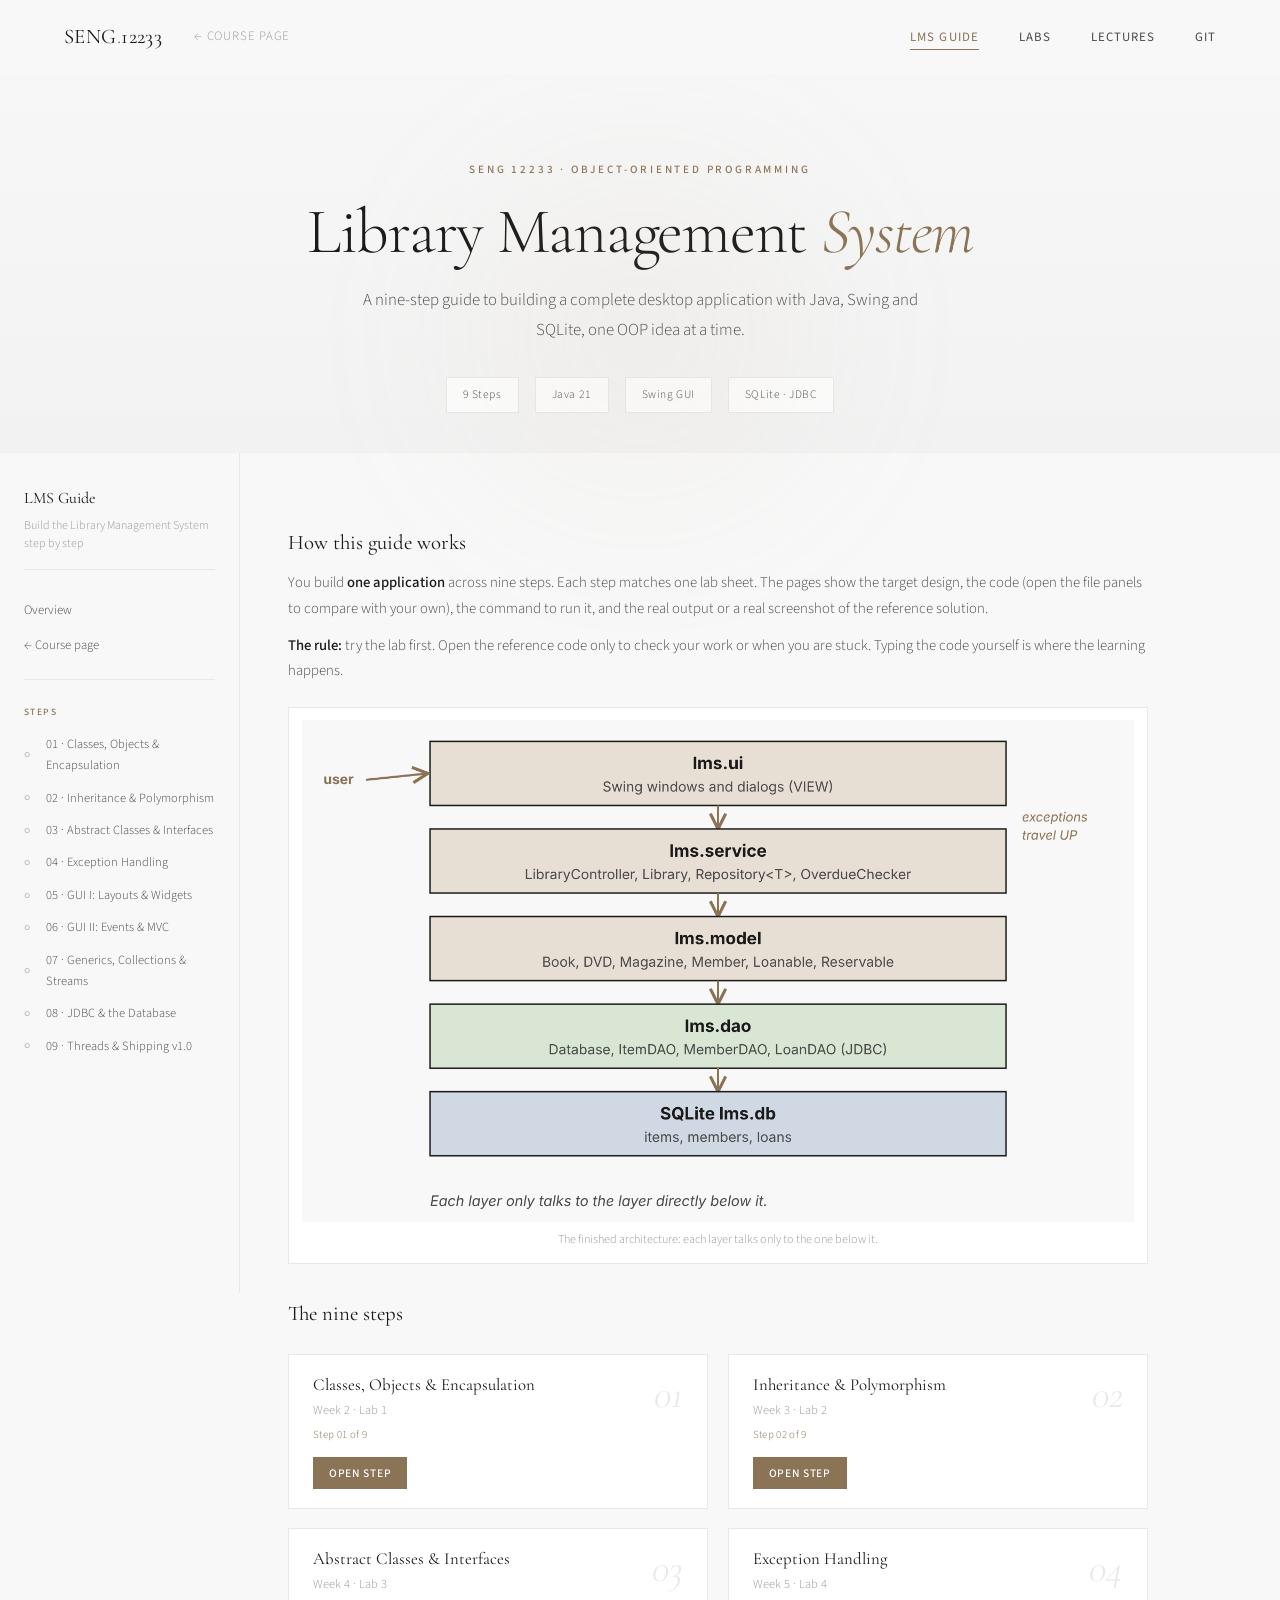
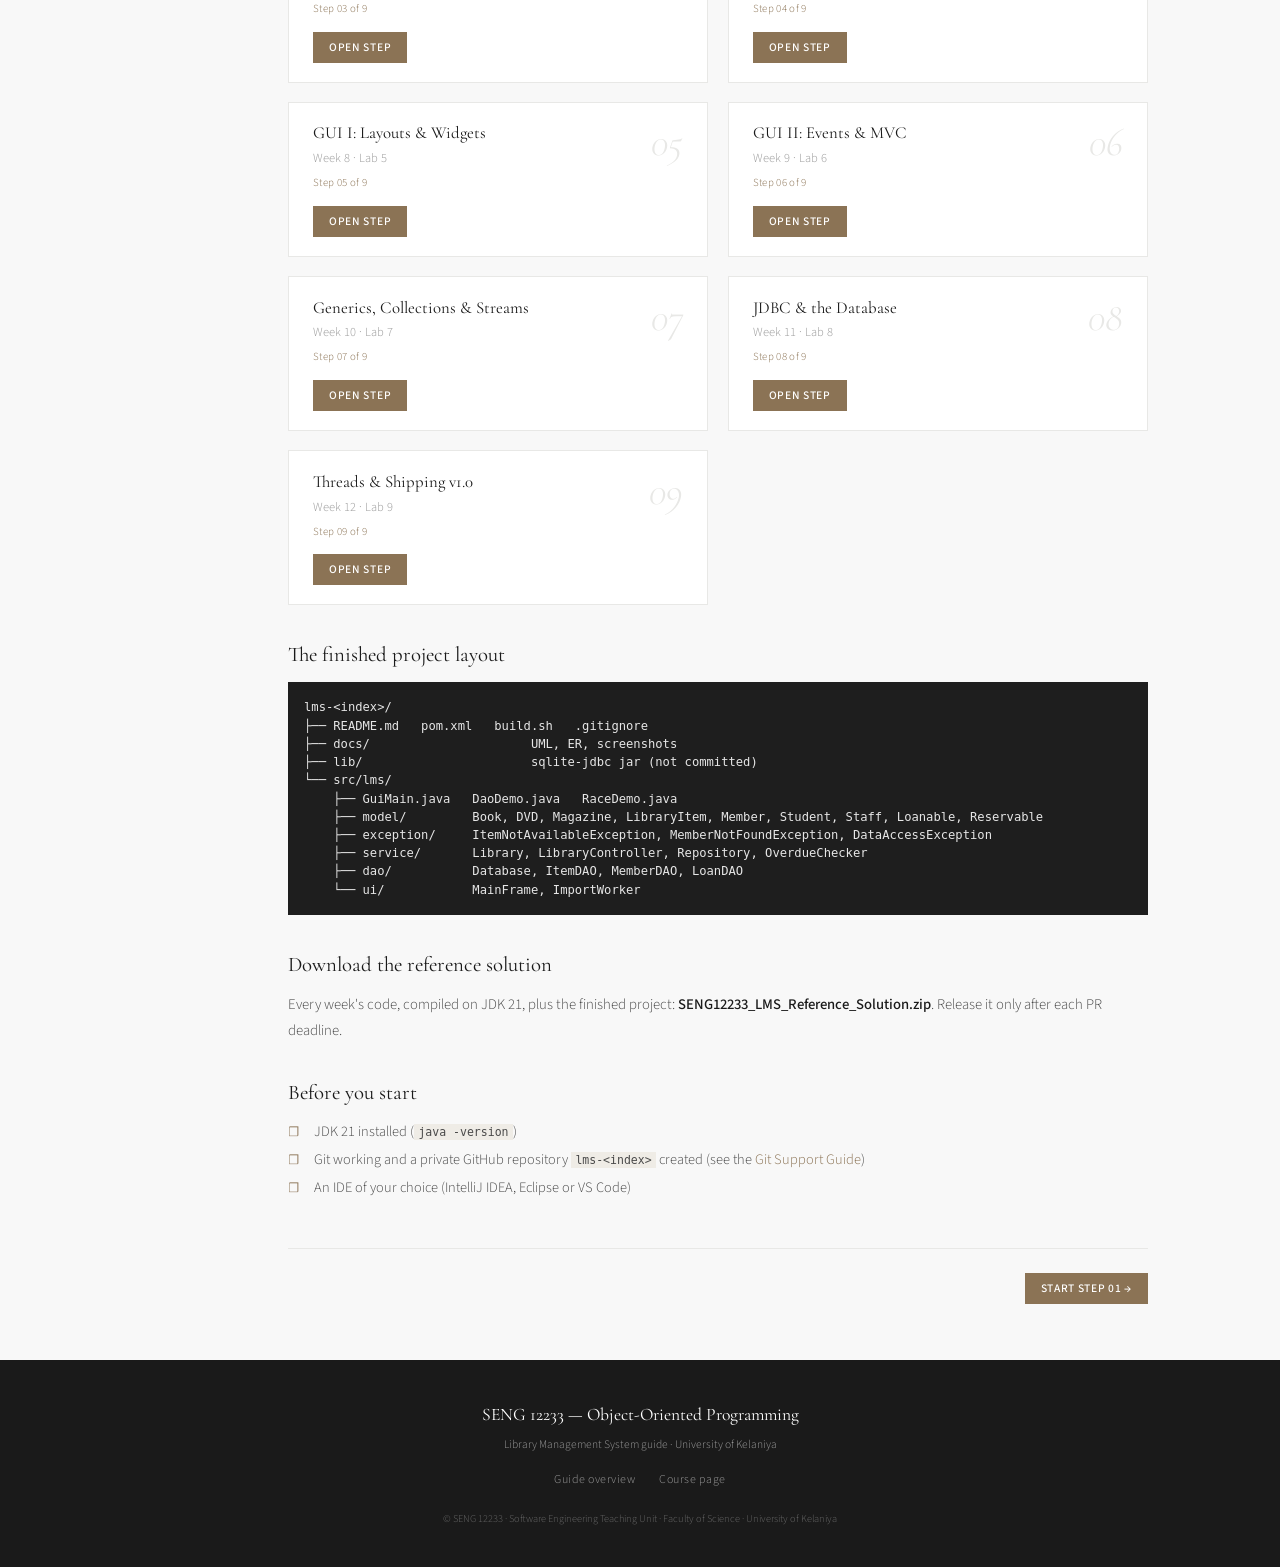
<file: lms-guide/index.html>
<!DOCTYPE html>
<html lang="en"><head><meta charset="UTF-8"/><meta name="viewport" content="width=device-width, initial-scale=1.0"/>
<title>SENG 12233 · Library Management System Guide</title>
<link rel="preconnect" href="https://fonts.googleapis.com"/><link rel="preconnect" href="https://fonts.gstatic.com" crossorigin/>
<link href="https://fonts.googleapis.com/css2?family=Cormorant+Garamond:ital,wght@0,300;0,400;0,500;1,300;1,400&family=Source+Sans+3:wght@300;400;500;600&display=swap" rel="stylesheet"/>
<style>
:root {
            --white: #ffffff;
            --off-white: #f8f8f8;
            --cream: #f5f5f5;
            --light-gray: #e8e8e6;
            --medium-gray: #999999;
            --dark-gray: #4a4a4a;
            --charcoal: #2a2a2a;
            --black: #1a1a1a;
            --accent: #8b7355;
            --accent-light: #c4b5a0;
            --accent-pale: #e8dfd4;
            --font-serif: 'Cormorant Garamond', Georgia, serif;
            --font-sans: 'Source Sans 3', -apple-system, sans-serif;
        }

        * { margin: 0; padding: 0; box-sizing: border-box; }
        html { scroll-behavior: smooth; }

        body {
            font-family: var(--font-sans);
            background: var(--off-white);
            color: var(--charcoal);
            line-height: 1.7;
            font-weight: 300;
            overflow-x: hidden;
        }

        ::selection { background: var(--accent-light); color: var(--black); }
        a { text-decoration: none; color: inherit; }
        button { font-family: inherit; cursor: pointer; border: none; background: none; }

        /* ── Scroll Progress ── */
        .scroll-progress {
            position: fixed; top: 0; left: 0;
            height: 2px; background: var(--accent);
            z-index: 1001; transition: width 0.1s ease;
        }

        /* ── Navigation ── */
        nav {
            position: fixed; top: 0; left: 0; right: 0; z-index: 1000;
            padding: 1.2rem 4rem;
            display: flex; justify-content: space-between; align-items: center;
            background: rgba(248, 248, 248, 0.95);
            backdrop-filter: blur(20px);
            border-bottom: 1px solid transparent;
            transition: all 0.4s ease;
        }
        nav.scrolled { border-bottom: 1px solid var(--light-gray); padding: 0.8rem 4rem; }
        .nav-left { display: flex; align-items: center; gap: 2rem; }
        .nav-logo { font-family: var(--font-serif); font-size: 1.3rem; font-weight: 400; letter-spacing: 0.02em; color: var(--black); }
        .nav-logo span { color: var(--accent); }
        .nav-back { font-size: 0.8rem; letter-spacing: 0.06em; text-transform: uppercase; color: var(--medium-gray); transition: color 0.3s ease; display: flex; align-items: center; gap: 0.4rem; }
        .nav-back:hover { color: var(--accent); }
        .nav-links { display: flex; gap: 2.5rem; list-style: none; }
        .nav-links a { font-size: 0.8rem; font-weight: 400; letter-spacing: 0.08em; text-transform: uppercase; color: var(--dark-gray); position: relative; transition: color 0.3s ease; }
        .nav-links a::after { content: ''; position: absolute; bottom: -4px; left: 0; width: 0; height: 1px; background: var(--accent); transition: width 0.3s ease; }
        .nav-links a:hover { color: var(--black); }
        .nav-links a:hover::after { width: 100%; }
        .nav-links a.active { color: var(--accent); }
        .nav-links a.active::after { width: 100%; }
        .mobile-menu-btn { display: none; padding: 0.5rem; }
        .mobile-menu-btn span { display: block; width: 22px; height: 1.5px; background: var(--black); margin: 5px 0; transition: all 0.3s ease; }

        /* ── Hero ── */
        .hero {
            padding: 10rem 4rem 4rem; text-align: center; position: relative;
            background: linear-gradient(180deg, #f8f8f8 0%, #f2f2f2 100%);
        }
        .hero::before {
            content: ''; position: absolute; top: 30%; left: 50%; transform: translateX(-50%);
            width: 600px; height: 400px;
            background: radial-gradient(circle, var(--accent-light) 0%, transparent 70%);
            opacity: 0.12; filter: blur(80px);
        }
        .hero-label { font-size: 0.7rem; letter-spacing: 0.25em; text-transform: uppercase; color: var(--accent); margin-bottom: 1rem; font-weight: 500; }
        .hero h1 { font-family: var(--font-serif); font-size: clamp(2.5rem, 5vw, 4rem); font-weight: 300; line-height: 1.15; color: var(--black); margin-bottom: 1rem; letter-spacing: -0.02em; }
        .hero h1 em { font-style: italic; color: var(--accent); }
        .hero-description { font-size: 1.05rem; color: var(--dark-gray); max-width: 600px; margin: 0 auto 2rem; line-height: 1.8; }
        .hero-meta { display: flex; justify-content: center; flex-wrap: wrap; gap: 1rem; }
        .meta-tag { padding: 0.45rem 1rem; background: rgba(255,255,255,0.8); border: 1px solid var(--light-gray); font-size: 0.72rem; letter-spacing: 0.05em; color: var(--dark-gray); transition: all 0.3s ease; }
        .meta-tag:hover { border-color: var(--accent); color: var(--accent); }

        /* ── Progress Bar ── */
        .progress-section { max-width: 600px; margin: 2rem auto 0; }
        .progress-label { display: flex; justify-content: space-between; font-size: 0.72rem; letter-spacing: 0.08em; text-transform: uppercase; color: var(--medium-gray); margin-bottom: 0.5rem; }
        .progress-label-value { color: var(--accent); font-weight: 500; }
        .progress-bar { width: 100%; height: 3px; background: var(--light-gray); overflow: hidden; }
        .progress-fill { height: 100%; background: var(--accent); transition: width 0.8s ease; }

        /* ── Module Band ── */
        .module-band {
            background: var(--black);
            padding: 0.75rem 4rem;
            display: flex; justify-content: space-between; align-items: center;
            flex-wrap: wrap; gap: 0.5rem;
        }
        .module-band-left { font-size: 0.72rem; letter-spacing: 0.06em; color: var(--medium-gray); }
        .module-band-left strong { color: var(--accent); font-weight: 500; }
        .module-band-right { display: flex; gap: 1.5rem; }
        .module-band-right a { font-size: 0.7rem; letter-spacing: 0.06em; text-transform: uppercase; color: rgba(255,255,255,0.4); transition: color 0.3s; }
        .module-band-right a:hover { color: var(--white); }

        /* ── Layout ── */
        .layout { display: grid; grid-template-columns: 240px 1fr; gap: 0; max-width: 1400px; margin: 0 auto; }

        /* ── Sidebar ── */
        .sidebar {
            padding: 2rem 1.5rem; border-right: 1px solid var(--light-gray);
            position: sticky; top: 60px; height: calc(100vh - 60px);
            overflow-y: auto; background: var(--off-white);
        }
        .sidebar::-webkit-scrollbar { width: 3px; }
        .sidebar::-webkit-scrollbar-thumb { background: var(--light-gray); }
        .sidebar-title { font-family: var(--font-serif); font-size: 1rem; font-weight: 400; color: var(--black); margin-bottom: 0.3rem; }
        .sidebar-desc { font-size: 0.75rem; color: var(--medium-gray); margin-bottom: 1.5rem; padding-bottom: 1rem; border-bottom: 1px solid var(--light-gray); line-height: 1.5; }
        .sidebar-section { margin-bottom: 1.5rem; }
        .sidebar-section-label { font-size: 0.6rem; letter-spacing: 0.15em; text-transform: uppercase; color: var(--accent); margin-bottom: 0.5rem; font-weight: 500; }
        .sidebar-item { display: flex; align-items: center; gap: 0.5rem; padding: 0.35rem 0; font-size: 0.78rem; color: var(--dark-gray); cursor: pointer; transition: color 0.2s ease; }
        .sidebar-item:hover { color: var(--accent); }
        .sidebar-check { font-size: 0.65rem; color: var(--accent); min-width: 14px; }
        .sidebar-lock { font-size: 0.65rem; color: var(--light-gray); min-width: 14px; }
        .sidebar-nav-links { margin-bottom: 1.5rem; padding-bottom: 1rem; border-bottom: 1px solid var(--light-gray); }
        .sidebar-nav-link { display: block; padding: 0.4rem 0; font-size: 0.8rem; color: var(--dark-gray); transition: color 0.2s ease; }
        .sidebar-nav-link:hover { color: var(--accent); }
        .sidebar-nav-link.active { color: var(--accent); font-weight: 500; }

        /* ── Main Content ── */
        .main-content { padding: 2.5rem 3rem; min-height: 100vh; }

        /* ── Section Headers ── */
        .section-header { margin-bottom: 1.5rem; }
        .section-label { font-size: 0.65rem; letter-spacing: 0.2em; text-transform: uppercase; color: var(--accent); margin-bottom: 0.3rem; font-weight: 500; }
        .section-title { font-family: var(--font-serif); font-size: clamp(1.4rem, 2.5vw, 1.8rem); font-weight: 300; color: var(--black); letter-spacing: -0.01em; }

        /* ── Overview Card ── */
        .overview-card { background: #f2f2f2; padding: 1.5rem; margin-bottom: 2.5rem; border-left: 3px solid var(--accent); }
        .overview-card p { font-size: 0.9rem; color: var(--dark-gray); line-height: 1.7; margin-bottom: 0.5rem; }
        .overview-card p:last-child { margin-bottom: 0; }
        .overview-card strong { color: var(--black); font-weight: 500; }

        /* ── Part Divider ── */
        .part-divider { display: flex; align-items: center; gap: 1rem; padding: 1rem 0; margin: 2.5rem 0 1.5rem; border-bottom: 1px solid var(--light-gray); }
        .part-divider-num { font-family: var(--font-serif); font-size: 2rem; font-weight: 300; color: var(--accent-light); font-style: italic; line-height: 1; }
        .part-divider-content h3 { font-family: var(--font-serif); font-size: 1.15rem; font-weight: 400; color: var(--black); }
        .part-divider-content p { font-size: 0.72rem; color: var(--medium-gray); letter-spacing: 0.03em; }

        /* ── Lectures Grid ── */
        .lectures-grid { display: grid; grid-template-columns: repeat(auto-fill, minmax(320px, 1fr)); gap: 1.2rem; margin-bottom: 1.5rem; }

        /* ── Lecture Card ── */
        .lecture-card { background: var(--white); border: 1px solid var(--light-gray); transition: all 0.4s ease; position: relative; overflow: hidden; }
        .lecture-card::before { content: ''; position: absolute; top: 0; left: 0; width: 2px; height: 0; background: var(--accent); transition: height 0.4s ease; }
        .lecture-card:hover { border-color: var(--accent-light); box-shadow: 0 4px 20px rgba(0,0,0,0.04); }
        .lecture-card:hover::before { height: 100%; }
        .lecture-card-header { padding: 1.2rem 1.5rem 0.8rem; display: flex; justify-content: space-between; align-items: flex-start; }
        .lecture-num { font-family: var(--font-serif); font-size: 2.5rem; font-weight: 300; color: var(--light-gray); line-height: 1; font-style: italic; transition: color 0.3s ease; }
        .lecture-card:hover .lecture-num { color: var(--accent-light); }
        .lecture-title { font-family: var(--font-serif); font-size: 1.05rem; font-weight: 400; color: var(--black); line-height: 1.35; margin-bottom: 0.2rem; }
        .lecture-subtitle { font-size: 0.78rem; color: var(--medium-gray); }
        .lecture-ref { font-size: 0.68rem; color: var(--accent); margin-top: 0.3rem; letter-spacing: 0.03em; }
        .lecture-card-body { padding: 0 1.5rem 1.2rem; }
        .topics-list { list-style: none; margin-bottom: 1rem; }
        .topics-list li { padding: 0.3rem 0 0.3rem 1.2rem; position: relative; font-size: 0.82rem; color: var(--dark-gray); border-bottom: 1px solid #fafafa; line-height: 1.5; }
        .topics-list li:last-child { border-bottom: none; }
        .topics-list li::before { content: '→'; position: absolute; left: 0; color: var(--accent-light); font-size: 0.72rem; }
        .lecture-actions { display: flex; gap: 0.6rem; flex-wrap: wrap; }

        /* ── Buttons ── */
        .btn { padding: 0.45rem 1rem; font-size: 0.72rem; letter-spacing: 0.06em; text-transform: uppercase; font-weight: 500; transition: all 0.3s ease; display: inline-flex; align-items: center; gap: 0.4rem; }
        .btn-primary { background: var(--accent); color: var(--white); }
        .btn-primary:hover { background: var(--charcoal); }
        .btn-secondary { background: transparent; color: var(--dark-gray); border: 1px solid var(--light-gray); }
        .btn-secondary:hover { border-color: var(--accent); color: var(--accent); }

        /* ── Assessments ── */
        .assessments-grid { display: grid; grid-template-columns: repeat(auto-fill, minmax(340px, 1fr)); gap: 1.2rem; margin-top: 1.5rem; }
        .assessment-card { background: var(--white); border: 1px solid var(--light-gray); padding: 1.5rem; transition: all 0.4s ease; position: relative; overflow: hidden; }
        .assessment-card::before { content: ''; position: absolute; top: 0; left: 0; width: 2px; height: 0; background: var(--accent); transition: height 0.4s ease; }
        .assessment-card:hover { border-color: var(--accent-light); box-shadow: 0 4px 20px rgba(0,0,0,0.04); }
        .assessment-card:hover::before { height: 100%; }
        .assessment-type { font-size: 0.62rem; letter-spacing: 0.2em; text-transform: uppercase; color: var(--accent); margin-bottom: 0.5rem; font-weight: 500; }
        .assessment-title { font-family: var(--font-serif); font-size: 1.1rem; font-weight: 400; color: var(--black); margin-bottom: 0.4rem; line-height: 1.3; }
        .assessment-meta { font-size: 0.78rem; color: var(--medium-gray); margin-bottom: 0.8rem; }
        .assessment-desc { font-size: 0.83rem; color: var(--dark-gray); line-height: 1.65; margin-bottom: 1rem; }
        .assessment-tasks { list-style: none; margin-bottom: 1rem; }
        .assessment-tasks li { padding: 0.3rem 0 0.3rem 1.2rem; position: relative; font-size: 0.8rem; color: var(--dark-gray); border-bottom: 1px solid #fafafa; }
        .assessment-tasks li:last-child { border-bottom: none; }
        .assessment-tasks li::before { content: '→'; position: absolute; left: 0; color: var(--accent-light); font-size: 0.72rem; }
        .assessment-weight { display: inline-block; padding: 0.3rem 0.8rem; background: var(--accent-pale); color: var(--accent); font-size: 0.7rem; letter-spacing: 0.05em; font-weight: 500; }

        /* ── Resources Section ── */
        .resources-grid { display: grid; grid-template-columns: repeat(auto-fit, minmax(200px, 1fr)); gap: 1rem; margin-top: 1.5rem; }
        .resource-card { padding: 1.5rem; background: #f2f2f2; text-align: center; transition: all 0.3s ease; }
        .resource-card:hover { transform: translateY(-2px); box-shadow: 0 4px 15px rgba(0,0,0,0.04); }
        .resource-icon { font-size: 1.5rem; margin-bottom: 0.6rem; }
        .resource-card h3 { font-family: var(--font-serif); font-size: 0.95rem; font-weight: 400; color: var(--black); margin-bottom: 0.25rem; }
        .resource-card h3 a { color: inherit; transition: color 0.3s; }
        .resource-card h3 a:hover { color: var(--accent); }
        .resource-card p { font-size: 0.72rem; color: var(--medium-gray); }

        /* ── Learning Path ── */
        .learning-path { margin-top: 1.5rem; }
        .path-item { display: flex; gap: 1rem; padding: 0.8rem 0; border-bottom: 1px solid var(--light-gray); }
        .path-item:last-child { border-bottom: none; }
        .path-phase { font-family: var(--font-serif); font-size: 0.9rem; font-style: italic; color: var(--accent); min-width: 60px; }
        .path-desc { font-size: 0.85rem; color: var(--dark-gray); line-height: 1.6; }
        .path-desc strong { color: var(--black); font-weight: 500; }

        /* ── Course Structure ── */
        .course-structure { margin-top: 2rem; padding: 1.5rem; background: #f2f2f2; border-left: 3px solid var(--accent); }
        .course-structure p { font-size: 0.85rem; color: var(--dark-gray); margin-bottom: 0.5rem; line-height: 1.7; }
        .course-structure p:last-child { margin-bottom: 0; }
        .course-structure strong { color: var(--black); font-weight: 500; }

        /* ── Footer ── */
        footer { background: var(--black); color: var(--white); text-align: center; padding: 2.5rem 4rem; }
        .footer-title { font-family: var(--font-serif); font-size: 1.1rem; font-weight: 400; margin-bottom: 0.3rem; }
        .footer-sub { font-size: 0.72rem; color: var(--medium-gray); margin-bottom: 1rem; }
        .footer-links { display: flex; justify-content: center; gap: 1.5rem; flex-wrap: wrap; }
        .footer-links a { font-size: 0.75rem; color: var(--medium-gray); letter-spacing: 0.04em; transition: color 0.3s ease; }
        .footer-links a:hover { color: var(--white); }
        .footer-copy { font-size: 0.65rem; color: var(--medium-gray); margin-top: 1.2rem; opacity: 0.6; }

        /* ── Animations ── */
        .fade-in { opacity: 0; transform: translateY(12px); transition: opacity 0.5s ease, transform 0.5s ease; }
        .fade-in.visible { opacity: 1; transform: translateY(0); }

        /* ── Responsive ── */
        @media (max-width: 1024px) {
            .layout { grid-template-columns: 1fr; }
            .sidebar { display: none; }
            .main-content { padding: 2rem; }
        }
        @media (max-width: 768px) {
            nav { padding: 1rem 1.5rem; }
            .nav-links { display: none; }
            .mobile-menu-btn { display: block; }
            .hero { padding: 8rem 1.5rem 3rem; }
            .main-content { padding: 1.5rem; }
            .lectures-grid { grid-template-columns: 1fr; }
            .assessments-grid { grid-template-columns: 1fr; }
            .hero-meta { flex-direction: column; align-items: center; }
            .resources-grid { grid-template-columns: 1fr 1fr; }
            .module-band { padding: 0.75rem 1.5rem; }
            footer { padding: 2rem 1.5rem; }
        }
        @media (max-width: 480px) { .resources-grid { grid-template-columns: 1fr; } }
pre { line-height: 125%; }
td.linenos .normal { color: inherit; background-color: transparent; padding-left: 5px; padding-right: 5px; }
span.linenos { color: inherit; background-color: transparent; padding-left: 5px; padding-right: 5px; }
td.linenos .special { color: #000000; background-color: #ffffc0; padding-left: 5px; padding-right: 5px; }
span.linenos.special { color: #000000; background-color: #ffffc0; padding-left: 5px; padding-right: 5px; }
.hl .hll { background-color: #49483e }
.hl { background: #272822; color: #F8F8F2 }
.hl .c { color: #959077 } /* Comment */
.hl .err { color: #ED007E; background-color: #1E0010 } /* Error */
.hl .esc { color: #F8F8F2 } /* Escape */
.hl .g { color: #F8F8F2 } /* Generic */
.hl .k { color: #66D9EF } /* Keyword */
.hl .l { color: #AE81FF } /* Literal */
.hl .n { color: #F8F8F2 } /* Name */
.hl .o { color: #FF4689 } /* Operator */
.hl .x { color: #F8F8F2 } /* Other */
.hl .p { color: #F8F8F2 } /* Punctuation */
.hl .ch { color: #959077 } /* Comment.Hashbang */
.hl .cm { color: #959077 } /* Comment.Multiline */
.hl .cp { color: #959077 } /* Comment.Preproc */
.hl .cpf { color: #959077 } /* Comment.PreprocFile */
.hl .c1 { color: #959077 } /* Comment.Single */
.hl .cs { color: #959077 } /* Comment.Special */
.hl .gd { color: #FF4689 } /* Generic.Deleted */
.hl .ge { color: #F8F8F2; font-style: italic } /* Generic.Emph */
.hl .ges { color: #F8F8F2; font-weight: bold; font-style: italic } /* Generic.EmphStrong */
.hl .gr { color: #FF4689 } /* Generic.Error */
.hl .gh { color: #F8F8F2 } /* Generic.Heading */
.hl .gi { color: #A6E22E } /* Generic.Inserted */
.hl .go { color: #66D9EF } /* Generic.Output */
.hl .gp { color: #FF4689; font-weight: bold } /* Generic.Prompt */
.hl .gs { color: #F8F8F2; font-weight: bold } /* Generic.Strong */
.hl .gu { color: #959077 } /* Generic.Subheading */
.hl .gt { color: #66D9EF } /* Generic.Traceback */
.hl .kc { color: #66D9EF } /* Keyword.Constant */
.hl .kd { color: #66D9EF } /* Keyword.Declaration */
.hl .kn { color: #FF4689 } /* Keyword.Namespace */
.hl .kp { color: #66D9EF } /* Keyword.Pseudo */
.hl .kr { color: #66D9EF } /* Keyword.Reserved */
.hl .kt { color: #66D9EF } /* Keyword.Type */
.hl .ld { color: #E6DB74 } /* Literal.Date */
.hl .m { color: #AE81FF } /* Literal.Number */
.hl .s { color: #E6DB74 } /* Literal.String */
.hl .na { color: #A6E22E } /* Name.Attribute */
.hl .nb { color: #A6E22E } /* Name.Builtin */
.hl .nc { color: #A6E22E } /* Name.Class */
.hl .no { color: #66D9EF } /* Name.Constant */
.hl .nd { color: #A6E22E } /* Name.Decorator */
.hl .ni { color: #F8F8F2 } /* Name.Entity */
.hl .ne { color: #A6E22E } /* Name.Exception */
.hl .nf { color: #A6E22E } /* Name.Function */
.hl .nl { color: #F8F8F2 } /* Name.Label */
.hl .nn { color: #F8F8F2 } /* Name.Namespace */
.hl .nx { color: #A6E22E } /* Name.Other */
.hl .py { color: #F8F8F2 } /* Name.Property */
.hl .nt { color: #FF4689 } /* Name.Tag */
.hl .nv { color: #F8F8F2 } /* Name.Variable */
.hl .ow { color: #FF4689 } /* Operator.Word */
.hl .pm { color: #F8F8F2 } /* Punctuation.Marker */
.hl .w { color: #F8F8F2 } /* Text.Whitespace */
.hl .mb { color: #AE81FF } /* Literal.Number.Bin */
.hl .mf { color: #AE81FF } /* Literal.Number.Float */
.hl .mh { color: #AE81FF } /* Literal.Number.Hex */
.hl .mi { color: #AE81FF } /* Literal.Number.Integer */
.hl .mo { color: #AE81FF } /* Literal.Number.Oct */
.hl .sa { color: #E6DB74 } /* Literal.String.Affix */
.hl .sb { color: #E6DB74 } /* Literal.String.Backtick */
.hl .sc { color: #E6DB74 } /* Literal.String.Char */
.hl .dl { color: #E6DB74 } /* Literal.String.Delimiter */
.hl .sd { color: #E6DB74 } /* Literal.String.Doc */
.hl .s2 { color: #E6DB74 } /* Literal.String.Double */
.hl .se { color: #AE81FF } /* Literal.String.Escape */
.hl .sh { color: #E6DB74 } /* Literal.String.Heredoc */
.hl .si { color: #E6DB74 } /* Literal.String.Interpol */
.hl .sx { color: #E6DB74 } /* Literal.String.Other */
.hl .sr { color: #E6DB74 } /* Literal.String.Regex */
.hl .s1 { color: #E6DB74 } /* Literal.String.Single */
.hl .ss { color: #E6DB74 } /* Literal.String.Symbol */
.hl .bp { color: #A6E22E } /* Name.Builtin.Pseudo */
.hl .fm { color: #A6E22E } /* Name.Function.Magic */
.hl .vc { color: #F8F8F2 } /* Name.Variable.Class */
.hl .vg { color: #F8F8F2 } /* Name.Variable.Global */
.hl .vi { color: #F8F8F2 } /* Name.Variable.Instance */
.hl .vm { color: #F8F8F2 } /* Name.Variable.Magic */
.hl .il { color: #AE81FF } /* Literal.Number.Integer.Long */
.hl { background:#1e1e1e !important; }
.guide-intro { max-width: 860px; }
.step-block { margin: 1.4rem 0; }
.step-block p { font-size: 0.92rem; color: var(--dark-gray); line-height: 1.75; margin-bottom: .7rem; }
.step-block h3 { font-family: var(--font-serif); font-size: 1.3rem; font-weight: 400; color: var(--black); margin: 2rem 0 .6rem; }
.step-block h4 { font-size: .8rem; letter-spacing: .12em; text-transform: uppercase; color: var(--accent); margin: 1.2rem 0 .4rem; font-weight: 500; }
.step-block ul, .step-block ol { margin: 0 0 .9rem 1.3rem; font-size: .9rem; color: var(--dark-gray); }
.step-block li { margin: .25rem 0; line-height: 1.65; }
.step-block code, .callout code { font-family: 'DejaVu Sans Mono', Consolas, monospace; font-size: .8em; background: #efece6; padding: .05rem .3rem; }
.step-block strong { color: var(--black); font-weight: 500; }
.step-block table { border-collapse: collapse; width: 100%; font-size: .82rem; margin: .8rem 0 1.2rem; }
.step-block th { background: var(--accent-pale); text-align: left; padding: .45rem .7rem; font-weight: 500; }
.step-block td { padding: .4rem .7rem; border-bottom: 1px solid var(--light-gray); vertical-align: top; }
.codefile { margin: 1rem 0 1.4rem; border: 1px solid var(--light-gray); background: #fff; }
.codefile > summary { cursor: pointer; padding: .55rem .9rem; font-size: .78rem; letter-spacing: .04em; color: var(--dark-gray); display: flex; gap: .8rem; align-items: baseline; list-style: none; }
.codefile > summary::-webkit-details-marker { display: none; }
.codefile > summary::before { content: '+'; color: var(--accent); font-weight: 600; width: .8rem; }
.codefile[open] > summary::before { content: '\2212'; }
.codefile .fname { font-family: 'DejaVu Sans Mono', Consolas, monospace; color: var(--black); font-size: .78rem; }
.codefile .fcap { color: var(--medium-gray); font-size: .76rem; }
.codefile .hl { margin: 0; overflow-x: auto; }
.codefile pre { margin: 0; padding: .9rem 1rem; font-family: 'DejaVu Sans Mono', Consolas, monospace; font-size: .76rem; line-height: 1.5; font-weight: 400; }
.cmd, .out { margin: .8rem 0 1.2rem; font-family: 'DejaVu Sans Mono', Consolas, monospace; font-size: .76rem; line-height: 1.55; padding: .8rem 1rem; overflow-x: auto; white-space: pre; font-weight: 400; }
.cmd { background: #1e1e1e; color: #e6e6e6; }
.cmd::before { content: '$ run'; display:block; color: var(--accent-light); font-size: .64rem; letter-spacing: .15em; text-transform: uppercase; margin-bottom: .3rem; }
.out { background: #f2f2f2; border-left: 3px solid var(--accent); color: var(--charcoal); }
.out::before { content: 'expected output'; display:block; color: var(--accent); font-size: .64rem; letter-spacing: .15em; text-transform: uppercase; margin-bottom: .3rem; font-family: var(--font-sans); }
figure { margin: 1.2rem 0 1.6rem; background: #fff; border: 1px solid var(--light-gray); padding: .8rem; }
figure img { max-width: 100%; display: block; margin: 0 auto; }
figcaption { font-size: .76rem; color: var(--medium-gray); margin-top: .5rem; text-align: center; }
.callout { margin: 1.1rem 0; padding: .9rem 1.1rem; font-size: .88rem; line-height: 1.7; color: var(--dark-gray); background: #f2f2f2; border-left: 3px solid var(--accent); }
.callout.tip { border-left-color: #5d8a5a; background: #eef3ec; }
.callout.warn { border-left-color: #b5651d; background: #f7eee3; }
.callout.check { border-left-color: #3d6a99; background: #ecf1f6; }
.callout strong { color: var(--black); font-weight: 600; }
.pager { display:flex; justify-content: space-between; gap: 1rem; margin: 3rem 0 1rem; padding-top: 1.5rem; border-top: 1px solid var(--light-gray); flex-wrap: wrap; }
.checklist { list-style: none; margin-left: 0 !important; }
.checklist li { padding-left: 1.6rem; position: relative; }
.checklist li::before { content: '\2610'; position: absolute; left: 0; color: var(--accent); }
.sidebar-item a { display:flex; gap:.5rem; width:100%; }
.sidebar-item.current { color: var(--accent); font-weight: 500; }

</style></head><body>
<div class="scroll-progress" id="scrollBar"></div>
<nav id="mainNav"><div class="nav-left"><div class="nav-logo">SENG<span>.</span>12233</div><a class="nav-back" href="../index.html">← Course page</a></div>
<ul class="nav-links"><li><a href="index.html" class="active">LMS Guide</a></li><li><a href="../index.html#labs">Labs</a></li><li><a href="../index.html#lectures">Lectures</a></li><li><a href="../index.html#git">Git</a></li></ul>
<button class="mobile-menu-btn" aria-label="Menu"><span></span><span></span><span></span></button></nav>
<section class="hero" style="padding-bottom:2.5rem"><p class="hero-label">SENG 12233 · Object-Oriented Programming</p><h1>Library Management <em>System</em></h1><p class="hero-description">A nine-step guide to building a complete desktop application with Java, Swing and SQLite, one OOP idea at a time.</p><div class="hero-meta"><span class="meta-tag">9 Steps</span><span class="meta-tag">Java 21</span><span class="meta-tag">Swing GUI</span><span class="meta-tag">SQLite · JDBC</span></div></section>
<div class="layout"><aside class="sidebar">
    <p class="sidebar-title">LMS Guide</p>
    <p class="sidebar-desc">Build the Library Management System step by step</p>
    <div class="sidebar-nav-links">
      <a class="sidebar-nav-link" href="index.html">Overview</a>
      <a class="sidebar-nav-link" href="../index.html">← Course page</a>
    </div>
    <div class="sidebar-section"><p class="sidebar-section-label">Steps</p><div class="sidebar-item"><span class="sidebar-check">○</span><a href="step01_encapsulation.html">01 · Classes, Objects & Encapsulation</a></div><div class="sidebar-item"><span class="sidebar-check">○</span><a href="step02_inheritance.html">02 · Inheritance & Polymorphism</a></div><div class="sidebar-item"><span class="sidebar-check">○</span><a href="step03_interfaces.html">03 · Abstract Classes & Interfaces</a></div><div class="sidebar-item"><span class="sidebar-check">○</span><a href="step04_exceptions.html">04 · Exception Handling</a></div><div class="sidebar-item"><span class="sidebar-check">○</span><a href="step05_gui_layouts.html">05 · GUI I: Layouts & Widgets</a></div><div class="sidebar-item"><span class="sidebar-check">○</span><a href="step06_gui_events_mvc.html">06 · GUI II: Events & MVC</a></div><div class="sidebar-item"><span class="sidebar-check">○</span><a href="step07_generics_streams.html">07 · Generics, Collections & Streams</a></div><div class="sidebar-item"><span class="sidebar-check">○</span><a href="step08_jdbc.html">08 · JDBC & the Database</a></div><div class="sidebar-item"><span class="sidebar-check">○</span><a href="step09_threads_final.html">09 · Threads & Shipping v1.0</a></div></div>
  </aside><main class="main-content"><div class="guide-intro">
<div class="step-block">
<h3>How this guide works</h3>
<p>You build <strong>one application</strong> across nine steps. Each step matches one lab sheet. The pages show the target design, the code (open the file panels to compare with your own), the command to run it, and the real output or a real screenshot of the reference solution.</p>
<p><strong>The rule:</strong> try the lab first. Open the reference code only to check your work or when you are stuck. Typing the code yourself is where the learning happens.</p>
</div>
<figure><img src="img/layers.png" alt="The finished architecture"/><figcaption>The finished architecture: each layer talks only to the one below it.</figcaption></figure>
<div class="step-block"><h3>The nine steps</h3></div>
<div class="lectures-grid"><div class="lecture-card fade-in"><div class="lecture-card-header"><div><div class="lecture-title">Classes, Objects & Encapsulation</div><div class="lecture-subtitle">Week 2 · Lab 1</div><div class="lecture-ref">Step 01 of 9</div></div><div class="lecture-num">01</div></div><div class="lecture-card-body"><div class="lecture-actions"><a href="step01_encapsulation.html"><button class="btn btn-primary">Open step</button></a></div></div></div><div class="lecture-card fade-in"><div class="lecture-card-header"><div><div class="lecture-title">Inheritance & Polymorphism</div><div class="lecture-subtitle">Week 3 · Lab 2</div><div class="lecture-ref">Step 02 of 9</div></div><div class="lecture-num">02</div></div><div class="lecture-card-body"><div class="lecture-actions"><a href="step02_inheritance.html"><button class="btn btn-primary">Open step</button></a></div></div></div><div class="lecture-card fade-in"><div class="lecture-card-header"><div><div class="lecture-title">Abstract Classes & Interfaces</div><div class="lecture-subtitle">Week 4 · Lab 3</div><div class="lecture-ref">Step 03 of 9</div></div><div class="lecture-num">03</div></div><div class="lecture-card-body"><div class="lecture-actions"><a href="step03_interfaces.html"><button class="btn btn-primary">Open step</button></a></div></div></div><div class="lecture-card fade-in"><div class="lecture-card-header"><div><div class="lecture-title">Exception Handling</div><div class="lecture-subtitle">Week 5 · Lab 4</div><div class="lecture-ref">Step 04 of 9</div></div><div class="lecture-num">04</div></div><div class="lecture-card-body"><div class="lecture-actions"><a href="step04_exceptions.html"><button class="btn btn-primary">Open step</button></a></div></div></div><div class="lecture-card fade-in"><div class="lecture-card-header"><div><div class="lecture-title">GUI I: Layouts & Widgets</div><div class="lecture-subtitle">Week 8 · Lab 5</div><div class="lecture-ref">Step 05 of 9</div></div><div class="lecture-num">05</div></div><div class="lecture-card-body"><div class="lecture-actions"><a href="step05_gui_layouts.html"><button class="btn btn-primary">Open step</button></a></div></div></div><div class="lecture-card fade-in"><div class="lecture-card-header"><div><div class="lecture-title">GUI II: Events & MVC</div><div class="lecture-subtitle">Week 9 · Lab 6</div><div class="lecture-ref">Step 06 of 9</div></div><div class="lecture-num">06</div></div><div class="lecture-card-body"><div class="lecture-actions"><a href="step06_gui_events_mvc.html"><button class="btn btn-primary">Open step</button></a></div></div></div><div class="lecture-card fade-in"><div class="lecture-card-header"><div><div class="lecture-title">Generics, Collections & Streams</div><div class="lecture-subtitle">Week 10 · Lab 7</div><div class="lecture-ref">Step 07 of 9</div></div><div class="lecture-num">07</div></div><div class="lecture-card-body"><div class="lecture-actions"><a href="step07_generics_streams.html"><button class="btn btn-primary">Open step</button></a></div></div></div><div class="lecture-card fade-in"><div class="lecture-card-header"><div><div class="lecture-title">JDBC & the Database</div><div class="lecture-subtitle">Week 11 · Lab 8</div><div class="lecture-ref">Step 08 of 9</div></div><div class="lecture-num">08</div></div><div class="lecture-card-body"><div class="lecture-actions"><a href="step08_jdbc.html"><button class="btn btn-primary">Open step</button></a></div></div></div><div class="lecture-card fade-in"><div class="lecture-card-header"><div><div class="lecture-title">Threads & Shipping v1.0</div><div class="lecture-subtitle">Week 12 · Lab 9</div><div class="lecture-ref">Step 09 of 9</div></div><div class="lecture-num">09</div></div><div class="lecture-card-body"><div class="lecture-actions"><a href="step09_threads_final.html"><button class="btn btn-primary">Open step</button></a></div></div></div></div>
<div class="step-block">
<h3>The finished project layout</h3>
<pre style="background:#1e1e1e;color:#e6e6e6;padding:1rem;font-size:.76rem;line-height:1.5;overflow-x:auto;font-family:'DejaVu Sans Mono',monospace;font-weight:400">lms-&lt;index&gt;/
├── README.md   pom.xml   build.sh   .gitignore
├── docs/                      UML, ER, screenshots
├── lib/                       sqlite-jdbc jar (not committed)
└── src/lms/
    ├── GuiMain.java   DaoDemo.java   RaceDemo.java
    ├── model/         Book, DVD, Magazine, LibraryItem, Member, Student, Staff, Loanable, Reservable
    ├── exception/     ItemNotAvailableException, MemberNotFoundException, DataAccessException
    ├── service/       Library, LibraryController, Repository, OverdueChecker
    ├── dao/           Database, ItemDAO, MemberDAO, LoanDAO
    └── ui/            MainFrame, ImportWorker</pre>
<h3>Download the reference solution</h3>
<p>Every week's code, compiled on JDK 21, plus the finished project: <a href="../code/SENG12233_LMS_Reference_Solution.zip" style="color:var(--accent)"><strong>SENG12233_LMS_Reference_Solution.zip</strong></a>. Release it only after each PR deadline.</p>
<h3>Before you start</h3>
<ul class="checklist">
<li>JDK 21 installed (<code>java -version</code>)</li>
<li>Git working and a private GitHub repository <code>lms-&lt;index&gt;</code> created (see the <a href="../git/Git_Support_Guide.pdf" style="color:var(--accent)">Git Support Guide</a>)</li>
<li>An IDE of your choice (IntelliJ IDEA, Eclipse or VS Code)</li>
</ul>
</div>
<div class="pager"><span></span><a href="step01_encapsulation.html"><button class="btn btn-primary">Start Step 01 →</button></a></div></div></main></div>
<footer><p class="footer-title">SENG 12233 — Object-Oriented Programming</p><p class="footer-sub">Library Management System guide · University of Kelaniya</p>
<div class="footer-links"><a href="index.html">Guide overview</a><a href="../index.html">Course page</a></div>
<p class="footer-copy">© SENG 12233 · Software Engineering Teaching Unit · Faculty of Science · University of Kelaniya</p></footer>
<script>
const scrollBar=document.getElementById('scrollBar');
window.addEventListener('scroll',()=>{const t=document.documentElement.scrollHeight-window.innerHeight;scrollBar.style.width=(window.scrollY/t*100)+'%';},{passive:true});
const nav=document.getElementById('mainNav');
window.addEventListener('scroll',()=>{nav.classList.toggle('scrolled',window.scrollY>40);},{passive:true});
const obs=new IntersectionObserver((es)=>{es.forEach((e,i)=>{if(e.isIntersecting){setTimeout(()=>e.target.classList.add('visible'),i*55);obs.unobserve(e.target);}});},{threshold:0.05,rootMargin:'0px 0px -30px 0px'});
document.querySelectorAll('.fade-in').forEach(el=>obs.observe(el));
const mb=document.querySelector('.mobile-menu-btn'),nl=document.querySelector('.nav-links');
if(mb)mb.addEventListener('click',()=>{const o=nl.style.display==='flex';nl.style.cssText=o?'':'display:flex;flex-direction:column;position:absolute;top:100%;left:0;right:0;background:#f8f8f8;padding:1rem 1.5rem;gap:1rem;border-bottom:1px solid #e8e8e6;';});
</script></body></html>
</file>
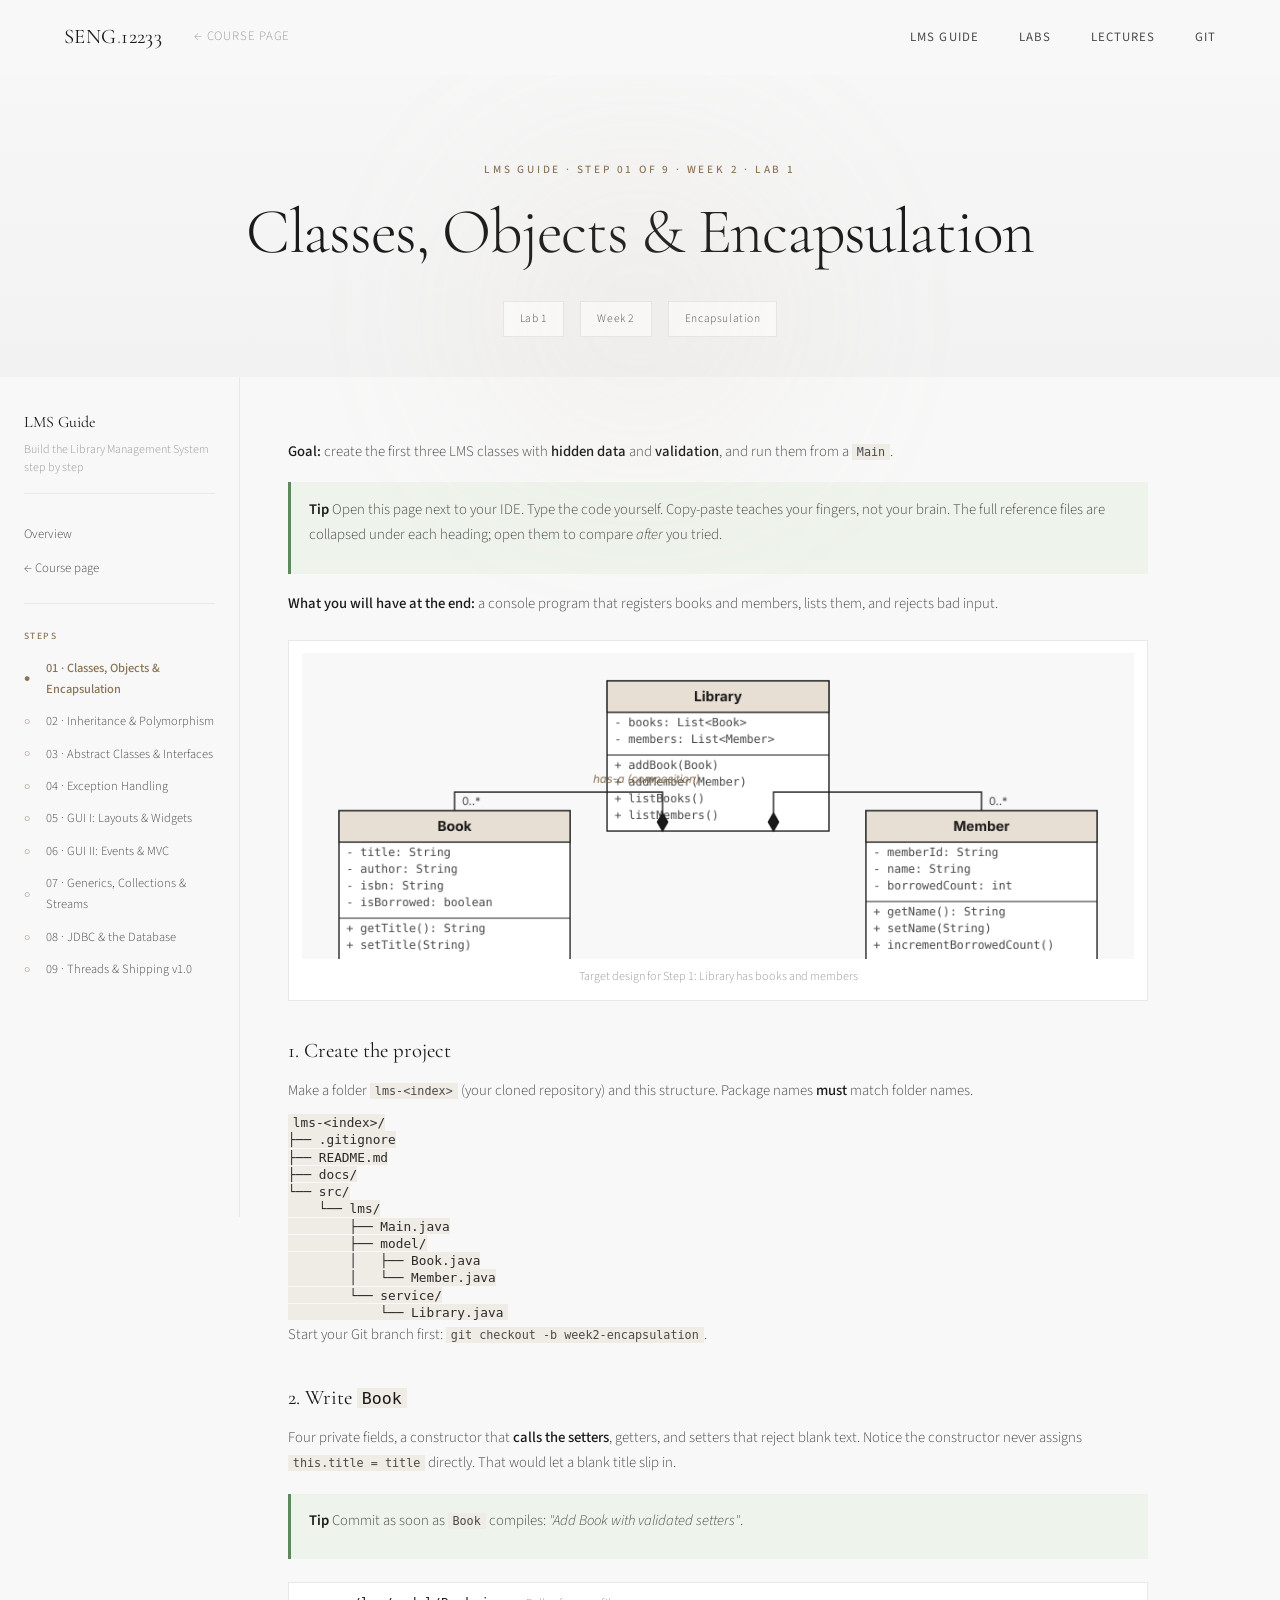
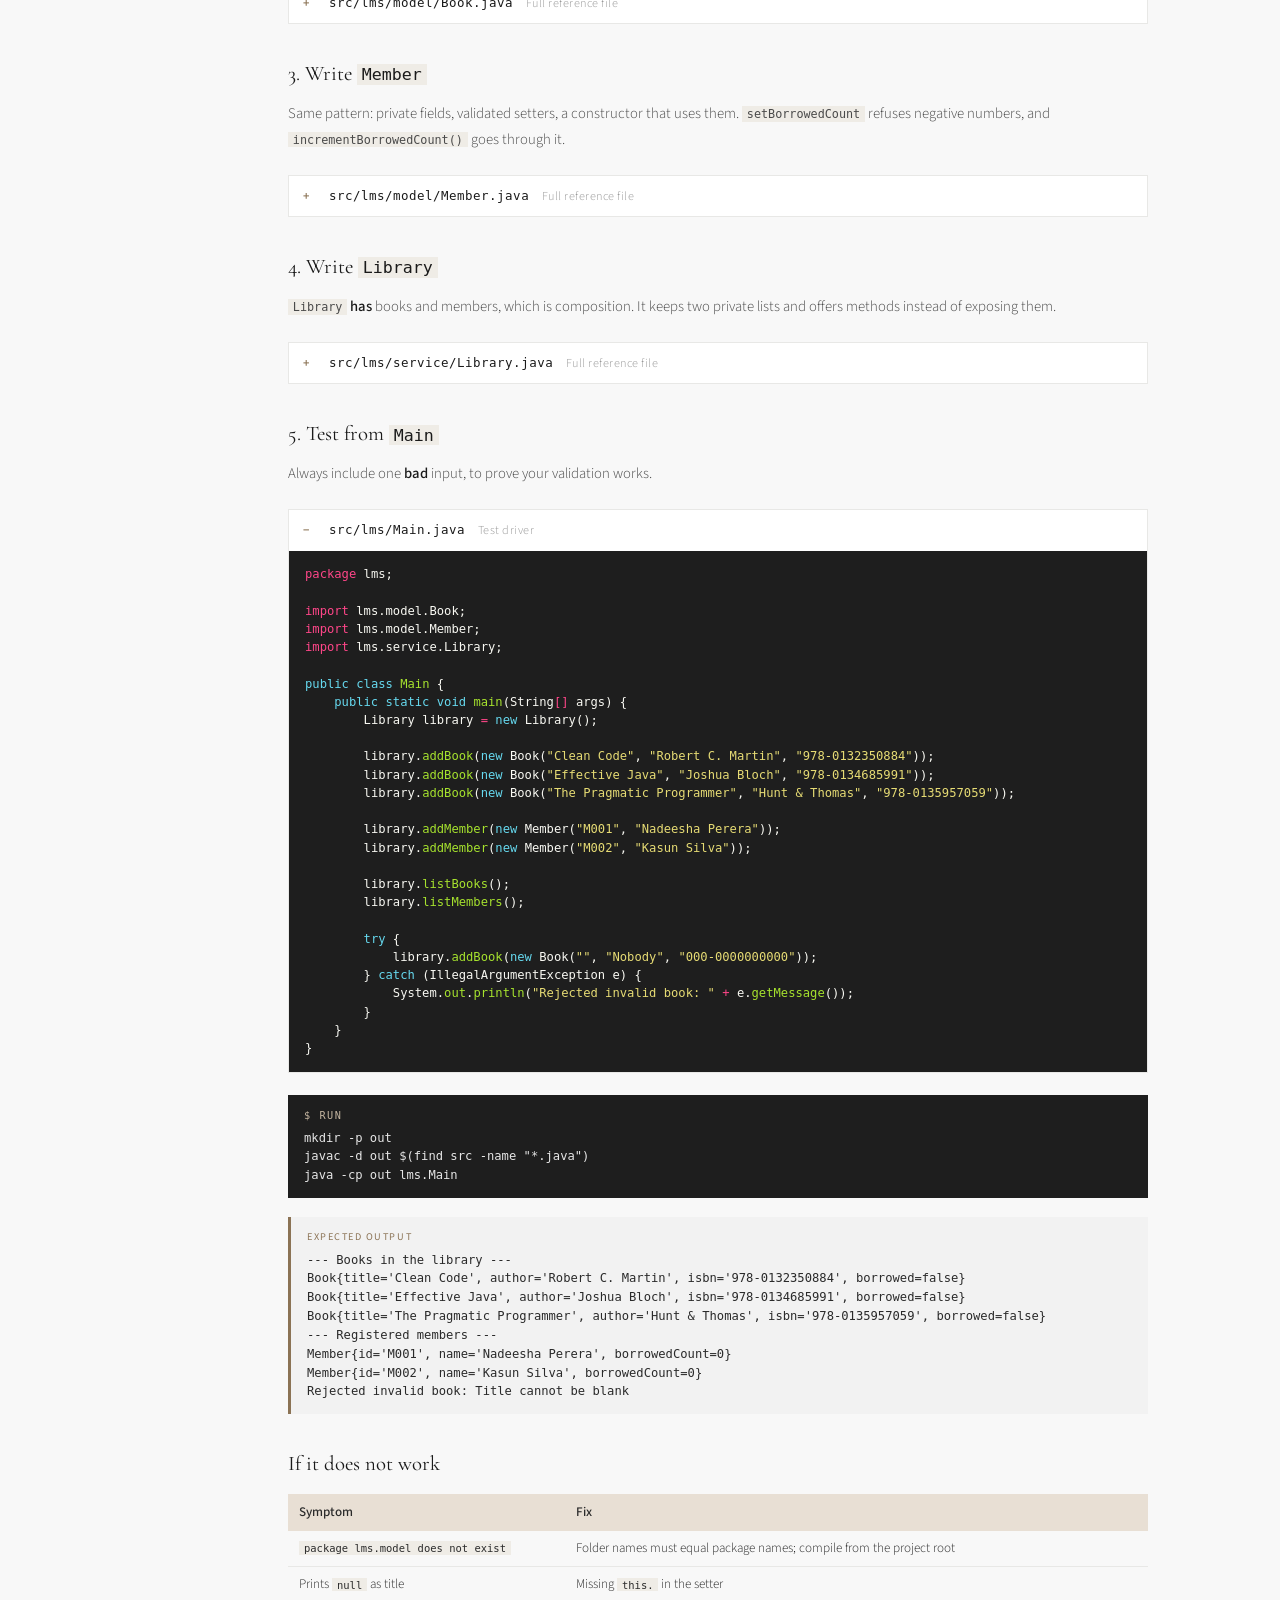
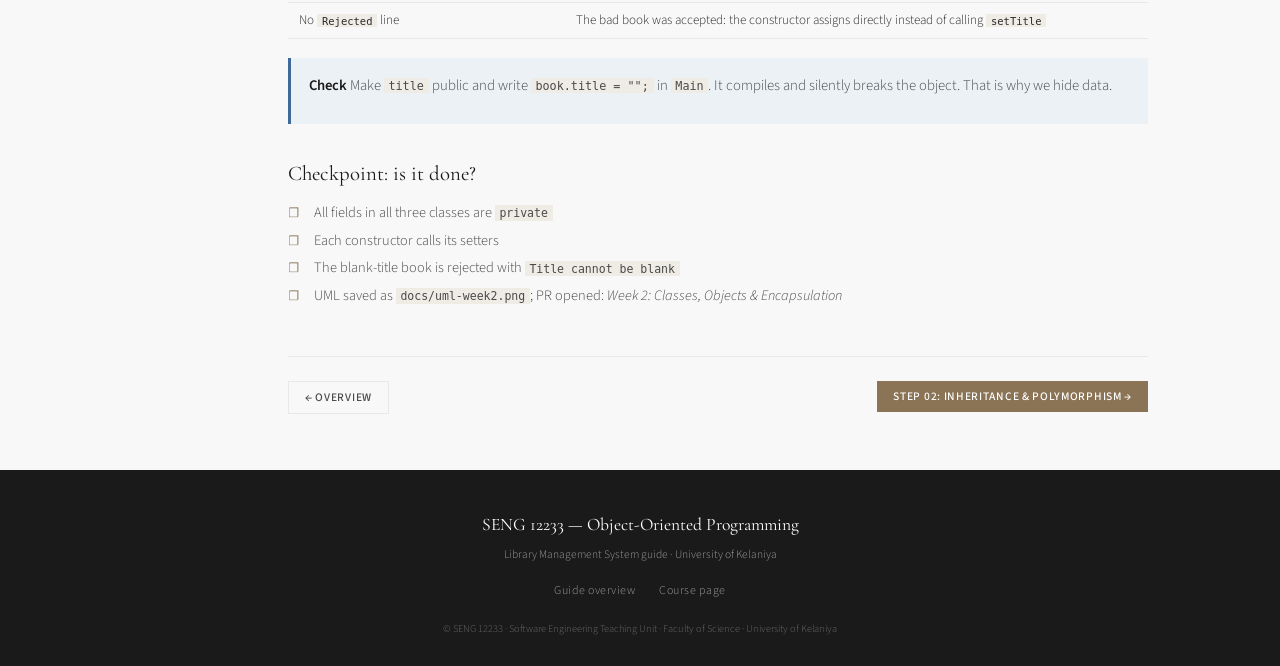
<file: lms-guide/step01_encapsulation.html>
<!DOCTYPE html>
<html lang="en"><head><meta charset="UTF-8"/><meta name="viewport" content="width=device-width, initial-scale=1.0"/>
<title>Step 01: Classes, Objects &amp; Encapsulation · SENG 12233 LMS Guide</title>
<link rel="preconnect" href="https://fonts.googleapis.com"/><link rel="preconnect" href="https://fonts.gstatic.com" crossorigin/>
<link href="https://fonts.googleapis.com/css2?family=Cormorant+Garamond:ital,wght@0,300;0,400;0,500;1,300;1,400&family=Source+Sans+3:wght@300;400;500;600&display=swap" rel="stylesheet"/>
<style>
:root {
            --white: #ffffff;
            --off-white: #f8f8f8;
            --cream: #f5f5f5;
            --light-gray: #e8e8e6;
            --medium-gray: #999999;
            --dark-gray: #4a4a4a;
            --charcoal: #2a2a2a;
            --black: #1a1a1a;
            --accent: #8b7355;
            --accent-light: #c4b5a0;
            --accent-pale: #e8dfd4;
            --font-serif: 'Cormorant Garamond', Georgia, serif;
            --font-sans: 'Source Sans 3', -apple-system, sans-serif;
        }

        * { margin: 0; padding: 0; box-sizing: border-box; }
        html { scroll-behavior: smooth; }

        body {
            font-family: var(--font-sans);
            background: var(--off-white);
            color: var(--charcoal);
            line-height: 1.7;
            font-weight: 300;
            overflow-x: hidden;
        }

        ::selection { background: var(--accent-light); color: var(--black); }
        a { text-decoration: none; color: inherit; }
        button { font-family: inherit; cursor: pointer; border: none; background: none; }

        /* ── Scroll Progress ── */
        .scroll-progress {
            position: fixed; top: 0; left: 0;
            height: 2px; background: var(--accent);
            z-index: 1001; transition: width 0.1s ease;
        }

        /* ── Navigation ── */
        nav {
            position: fixed; top: 0; left: 0; right: 0; z-index: 1000;
            padding: 1.2rem 4rem;
            display: flex; justify-content: space-between; align-items: center;
            background: rgba(248, 248, 248, 0.95);
            backdrop-filter: blur(20px);
            border-bottom: 1px solid transparent;
            transition: all 0.4s ease;
        }
        nav.scrolled { border-bottom: 1px solid var(--light-gray); padding: 0.8rem 4rem; }
        .nav-left { display: flex; align-items: center; gap: 2rem; }
        .nav-logo { font-family: var(--font-serif); font-size: 1.3rem; font-weight: 400; letter-spacing: 0.02em; color: var(--black); }
        .nav-logo span { color: var(--accent); }
        .nav-back { font-size: 0.8rem; letter-spacing: 0.06em; text-transform: uppercase; color: var(--medium-gray); transition: color 0.3s ease; display: flex; align-items: center; gap: 0.4rem; }
        .nav-back:hover { color: var(--accent); }
        .nav-links { display: flex; gap: 2.5rem; list-style: none; }
        .nav-links a { font-size: 0.8rem; font-weight: 400; letter-spacing: 0.08em; text-transform: uppercase; color: var(--dark-gray); position: relative; transition: color 0.3s ease; }
        .nav-links a::after { content: ''; position: absolute; bottom: -4px; left: 0; width: 0; height: 1px; background: var(--accent); transition: width 0.3s ease; }
        .nav-links a:hover { color: var(--black); }
        .nav-links a:hover::after { width: 100%; }
        .nav-links a.active { color: var(--accent); }
        .nav-links a.active::after { width: 100%; }
        .mobile-menu-btn { display: none; padding: 0.5rem; }
        .mobile-menu-btn span { display: block; width: 22px; height: 1.5px; background: var(--black); margin: 5px 0; transition: all 0.3s ease; }

        /* ── Hero ── */
        .hero {
            padding: 10rem 4rem 4rem; text-align: center; position: relative;
            background: linear-gradient(180deg, #f8f8f8 0%, #f2f2f2 100%);
        }
        .hero::before {
            content: ''; position: absolute; top: 30%; left: 50%; transform: translateX(-50%);
            width: 600px; height: 400px;
            background: radial-gradient(circle, var(--accent-light) 0%, transparent 70%);
            opacity: 0.12; filter: blur(80px);
        }
        .hero-label { font-size: 0.7rem; letter-spacing: 0.25em; text-transform: uppercase; color: var(--accent); margin-bottom: 1rem; font-weight: 500; }
        .hero h1 { font-family: var(--font-serif); font-size: clamp(2.5rem, 5vw, 4rem); font-weight: 300; line-height: 1.15; color: var(--black); margin-bottom: 1rem; letter-spacing: -0.02em; }
        .hero h1 em { font-style: italic; color: var(--accent); }
        .hero-description { font-size: 1.05rem; color: var(--dark-gray); max-width: 600px; margin: 0 auto 2rem; line-height: 1.8; }
        .hero-meta { display: flex; justify-content: center; flex-wrap: wrap; gap: 1rem; }
        .meta-tag { padding: 0.45rem 1rem; background: rgba(255,255,255,0.8); border: 1px solid var(--light-gray); font-size: 0.72rem; letter-spacing: 0.05em; color: var(--dark-gray); transition: all 0.3s ease; }
        .meta-tag:hover { border-color: var(--accent); color: var(--accent); }

        /* ── Progress Bar ── */
        .progress-section { max-width: 600px; margin: 2rem auto 0; }
        .progress-label { display: flex; justify-content: space-between; font-size: 0.72rem; letter-spacing: 0.08em; text-transform: uppercase; color: var(--medium-gray); margin-bottom: 0.5rem; }
        .progress-label-value { color: var(--accent); font-weight: 500; }
        .progress-bar { width: 100%; height: 3px; background: var(--light-gray); overflow: hidden; }
        .progress-fill { height: 100%; background: var(--accent); transition: width 0.8s ease; }

        /* ── Module Band ── */
        .module-band {
            background: var(--black);
            padding: 0.75rem 4rem;
            display: flex; justify-content: space-between; align-items: center;
            flex-wrap: wrap; gap: 0.5rem;
        }
        .module-band-left { font-size: 0.72rem; letter-spacing: 0.06em; color: var(--medium-gray); }
        .module-band-left strong { color: var(--accent); font-weight: 500; }
        .module-band-right { display: flex; gap: 1.5rem; }
        .module-band-right a { font-size: 0.7rem; letter-spacing: 0.06em; text-transform: uppercase; color: rgba(255,255,255,0.4); transition: color 0.3s; }
        .module-band-right a:hover { color: var(--white); }

        /* ── Layout ── */
        .layout { display: grid; grid-template-columns: 240px 1fr; gap: 0; max-width: 1400px; margin: 0 auto; }

        /* ── Sidebar ── */
        .sidebar {
            padding: 2rem 1.5rem; border-right: 1px solid var(--light-gray);
            position: sticky; top: 60px; height: calc(100vh - 60px);
            overflow-y: auto; background: var(--off-white);
        }
        .sidebar::-webkit-scrollbar { width: 3px; }
        .sidebar::-webkit-scrollbar-thumb { background: var(--light-gray); }
        .sidebar-title { font-family: var(--font-serif); font-size: 1rem; font-weight: 400; color: var(--black); margin-bottom: 0.3rem; }
        .sidebar-desc { font-size: 0.75rem; color: var(--medium-gray); margin-bottom: 1.5rem; padding-bottom: 1rem; border-bottom: 1px solid var(--light-gray); line-height: 1.5; }
        .sidebar-section { margin-bottom: 1.5rem; }
        .sidebar-section-label { font-size: 0.6rem; letter-spacing: 0.15em; text-transform: uppercase; color: var(--accent); margin-bottom: 0.5rem; font-weight: 500; }
        .sidebar-item { display: flex; align-items: center; gap: 0.5rem; padding: 0.35rem 0; font-size: 0.78rem; color: var(--dark-gray); cursor: pointer; transition: color 0.2s ease; }
        .sidebar-item:hover { color: var(--accent); }
        .sidebar-check { font-size: 0.65rem; color: var(--accent); min-width: 14px; }
        .sidebar-lock { font-size: 0.65rem; color: var(--light-gray); min-width: 14px; }
        .sidebar-nav-links { margin-bottom: 1.5rem; padding-bottom: 1rem; border-bottom: 1px solid var(--light-gray); }
        .sidebar-nav-link { display: block; padding: 0.4rem 0; font-size: 0.8rem; color: var(--dark-gray); transition: color 0.2s ease; }
        .sidebar-nav-link:hover { color: var(--accent); }
        .sidebar-nav-link.active { color: var(--accent); font-weight: 500; }

        /* ── Main Content ── */
        .main-content { padding: 2.5rem 3rem; min-height: 100vh; }

        /* ── Section Headers ── */
        .section-header { margin-bottom: 1.5rem; }
        .section-label { font-size: 0.65rem; letter-spacing: 0.2em; text-transform: uppercase; color: var(--accent); margin-bottom: 0.3rem; font-weight: 500; }
        .section-title { font-family: var(--font-serif); font-size: clamp(1.4rem, 2.5vw, 1.8rem); font-weight: 300; color: var(--black); letter-spacing: -0.01em; }

        /* ── Overview Card ── */
        .overview-card { background: #f2f2f2; padding: 1.5rem; margin-bottom: 2.5rem; border-left: 3px solid var(--accent); }
        .overview-card p { font-size: 0.9rem; color: var(--dark-gray); line-height: 1.7; margin-bottom: 0.5rem; }
        .overview-card p:last-child { margin-bottom: 0; }
        .overview-card strong { color: var(--black); font-weight: 500; }

        /* ── Part Divider ── */
        .part-divider { display: flex; align-items: center; gap: 1rem; padding: 1rem 0; margin: 2.5rem 0 1.5rem; border-bottom: 1px solid var(--light-gray); }
        .part-divider-num { font-family: var(--font-serif); font-size: 2rem; font-weight: 300; color: var(--accent-light); font-style: italic; line-height: 1; }
        .part-divider-content h3 { font-family: var(--font-serif); font-size: 1.15rem; font-weight: 400; color: var(--black); }
        .part-divider-content p { font-size: 0.72rem; color: var(--medium-gray); letter-spacing: 0.03em; }

        /* ── Lectures Grid ── */
        .lectures-grid { display: grid; grid-template-columns: repeat(auto-fill, minmax(320px, 1fr)); gap: 1.2rem; margin-bottom: 1.5rem; }

        /* ── Lecture Card ── */
        .lecture-card { background: var(--white); border: 1px solid var(--light-gray); transition: all 0.4s ease; position: relative; overflow: hidden; }
        .lecture-card::before { content: ''; position: absolute; top: 0; left: 0; width: 2px; height: 0; background: var(--accent); transition: height 0.4s ease; }
        .lecture-card:hover { border-color: var(--accent-light); box-shadow: 0 4px 20px rgba(0,0,0,0.04); }
        .lecture-card:hover::before { height: 100%; }
        .lecture-card-header { padding: 1.2rem 1.5rem 0.8rem; display: flex; justify-content: space-between; align-items: flex-start; }
        .lecture-num { font-family: var(--font-serif); font-size: 2.5rem; font-weight: 300; color: var(--light-gray); line-height: 1; font-style: italic; transition: color 0.3s ease; }
        .lecture-card:hover .lecture-num { color: var(--accent-light); }
        .lecture-title { font-family: var(--font-serif); font-size: 1.05rem; font-weight: 400; color: var(--black); line-height: 1.35; margin-bottom: 0.2rem; }
        .lecture-subtitle { font-size: 0.78rem; color: var(--medium-gray); }
        .lecture-ref { font-size: 0.68rem; color: var(--accent); margin-top: 0.3rem; letter-spacing: 0.03em; }
        .lecture-card-body { padding: 0 1.5rem 1.2rem; }
        .topics-list { list-style: none; margin-bottom: 1rem; }
        .topics-list li { padding: 0.3rem 0 0.3rem 1.2rem; position: relative; font-size: 0.82rem; color: var(--dark-gray); border-bottom: 1px solid #fafafa; line-height: 1.5; }
        .topics-list li:last-child { border-bottom: none; }
        .topics-list li::before { content: '→'; position: absolute; left: 0; color: var(--accent-light); font-size: 0.72rem; }
        .lecture-actions { display: flex; gap: 0.6rem; flex-wrap: wrap; }

        /* ── Buttons ── */
        .btn { padding: 0.45rem 1rem; font-size: 0.72rem; letter-spacing: 0.06em; text-transform: uppercase; font-weight: 500; transition: all 0.3s ease; display: inline-flex; align-items: center; gap: 0.4rem; }
        .btn-primary { background: var(--accent); color: var(--white); }
        .btn-primary:hover { background: var(--charcoal); }
        .btn-secondary { background: transparent; color: var(--dark-gray); border: 1px solid var(--light-gray); }
        .btn-secondary:hover { border-color: var(--accent); color: var(--accent); }

        /* ── Assessments ── */
        .assessments-grid { display: grid; grid-template-columns: repeat(auto-fill, minmax(340px, 1fr)); gap: 1.2rem; margin-top: 1.5rem; }
        .assessment-card { background: var(--white); border: 1px solid var(--light-gray); padding: 1.5rem; transition: all 0.4s ease; position: relative; overflow: hidden; }
        .assessment-card::before { content: ''; position: absolute; top: 0; left: 0; width: 2px; height: 0; background: var(--accent); transition: height 0.4s ease; }
        .assessment-card:hover { border-color: var(--accent-light); box-shadow: 0 4px 20px rgba(0,0,0,0.04); }
        .assessment-card:hover::before { height: 100%; }
        .assessment-type { font-size: 0.62rem; letter-spacing: 0.2em; text-transform: uppercase; color: var(--accent); margin-bottom: 0.5rem; font-weight: 500; }
        .assessment-title { font-family: var(--font-serif); font-size: 1.1rem; font-weight: 400; color: var(--black); margin-bottom: 0.4rem; line-height: 1.3; }
        .assessment-meta { font-size: 0.78rem; color: var(--medium-gray); margin-bottom: 0.8rem; }
        .assessment-desc { font-size: 0.83rem; color: var(--dark-gray); line-height: 1.65; margin-bottom: 1rem; }
        .assessment-tasks { list-style: none; margin-bottom: 1rem; }
        .assessment-tasks li { padding: 0.3rem 0 0.3rem 1.2rem; position: relative; font-size: 0.8rem; color: var(--dark-gray); border-bottom: 1px solid #fafafa; }
        .assessment-tasks li:last-child { border-bottom: none; }
        .assessment-tasks li::before { content: '→'; position: absolute; left: 0; color: var(--accent-light); font-size: 0.72rem; }
        .assessment-weight { display: inline-block; padding: 0.3rem 0.8rem; background: var(--accent-pale); color: var(--accent); font-size: 0.7rem; letter-spacing: 0.05em; font-weight: 500; }

        /* ── Resources Section ── */
        .resources-grid { display: grid; grid-template-columns: repeat(auto-fit, minmax(200px, 1fr)); gap: 1rem; margin-top: 1.5rem; }
        .resource-card { padding: 1.5rem; background: #f2f2f2; text-align: center; transition: all 0.3s ease; }
        .resource-card:hover { transform: translateY(-2px); box-shadow: 0 4px 15px rgba(0,0,0,0.04); }
        .resource-icon { font-size: 1.5rem; margin-bottom: 0.6rem; }
        .resource-card h3 { font-family: var(--font-serif); font-size: 0.95rem; font-weight: 400; color: var(--black); margin-bottom: 0.25rem; }
        .resource-card h3 a { color: inherit; transition: color 0.3s; }
        .resource-card h3 a:hover { color: var(--accent); }
        .resource-card p { font-size: 0.72rem; color: var(--medium-gray); }

        /* ── Learning Path ── */
        .learning-path { margin-top: 1.5rem; }
        .path-item { display: flex; gap: 1rem; padding: 0.8rem 0; border-bottom: 1px solid var(--light-gray); }
        .path-item:last-child { border-bottom: none; }
        .path-phase { font-family: var(--font-serif); font-size: 0.9rem; font-style: italic; color: var(--accent); min-width: 60px; }
        .path-desc { font-size: 0.85rem; color: var(--dark-gray); line-height: 1.6; }
        .path-desc strong { color: var(--black); font-weight: 500; }

        /* ── Course Structure ── */
        .course-structure { margin-top: 2rem; padding: 1.5rem; background: #f2f2f2; border-left: 3px solid var(--accent); }
        .course-structure p { font-size: 0.85rem; color: var(--dark-gray); margin-bottom: 0.5rem; line-height: 1.7; }
        .course-structure p:last-child { margin-bottom: 0; }
        .course-structure strong { color: var(--black); font-weight: 500; }

        /* ── Footer ── */
        footer { background: var(--black); color: var(--white); text-align: center; padding: 2.5rem 4rem; }
        .footer-title { font-family: var(--font-serif); font-size: 1.1rem; font-weight: 400; margin-bottom: 0.3rem; }
        .footer-sub { font-size: 0.72rem; color: var(--medium-gray); margin-bottom: 1rem; }
        .footer-links { display: flex; justify-content: center; gap: 1.5rem; flex-wrap: wrap; }
        .footer-links a { font-size: 0.75rem; color: var(--medium-gray); letter-spacing: 0.04em; transition: color 0.3s ease; }
        .footer-links a:hover { color: var(--white); }
        .footer-copy { font-size: 0.65rem; color: var(--medium-gray); margin-top: 1.2rem; opacity: 0.6; }

        /* ── Animations ── */
        .fade-in { opacity: 0; transform: translateY(12px); transition: opacity 0.5s ease, transform 0.5s ease; }
        .fade-in.visible { opacity: 1; transform: translateY(0); }

        /* ── Responsive ── */
        @media (max-width: 1024px) {
            .layout { grid-template-columns: 1fr; }
            .sidebar { display: none; }
            .main-content { padding: 2rem; }
        }
        @media (max-width: 768px) {
            nav { padding: 1rem 1.5rem; }
            .nav-links { display: none; }
            .mobile-menu-btn { display: block; }
            .hero { padding: 8rem 1.5rem 3rem; }
            .main-content { padding: 1.5rem; }
            .lectures-grid { grid-template-columns: 1fr; }
            .assessments-grid { grid-template-columns: 1fr; }
            .hero-meta { flex-direction: column; align-items: center; }
            .resources-grid { grid-template-columns: 1fr 1fr; }
            .module-band { padding: 0.75rem 1.5rem; }
            footer { padding: 2rem 1.5rem; }
        }
        @media (max-width: 480px) { .resources-grid { grid-template-columns: 1fr; } }
pre { line-height: 125%; }
td.linenos .normal { color: inherit; background-color: transparent; padding-left: 5px; padding-right: 5px; }
span.linenos { color: inherit; background-color: transparent; padding-left: 5px; padding-right: 5px; }
td.linenos .special { color: #000000; background-color: #ffffc0; padding-left: 5px; padding-right: 5px; }
span.linenos.special { color: #000000; background-color: #ffffc0; padding-left: 5px; padding-right: 5px; }
.hl .hll { background-color: #49483e }
.hl { background: #272822; color: #F8F8F2 }
.hl .c { color: #959077 } /* Comment */
.hl .err { color: #ED007E; background-color: #1E0010 } /* Error */
.hl .esc { color: #F8F8F2 } /* Escape */
.hl .g { color: #F8F8F2 } /* Generic */
.hl .k { color: #66D9EF } /* Keyword */
.hl .l { color: #AE81FF } /* Literal */
.hl .n { color: #F8F8F2 } /* Name */
.hl .o { color: #FF4689 } /* Operator */
.hl .x { color: #F8F8F2 } /* Other */
.hl .p { color: #F8F8F2 } /* Punctuation */
.hl .ch { color: #959077 } /* Comment.Hashbang */
.hl .cm { color: #959077 } /* Comment.Multiline */
.hl .cp { color: #959077 } /* Comment.Preproc */
.hl .cpf { color: #959077 } /* Comment.PreprocFile */
.hl .c1 { color: #959077 } /* Comment.Single */
.hl .cs { color: #959077 } /* Comment.Special */
.hl .gd { color: #FF4689 } /* Generic.Deleted */
.hl .ge { color: #F8F8F2; font-style: italic } /* Generic.Emph */
.hl .ges { color: #F8F8F2; font-weight: bold; font-style: italic } /* Generic.EmphStrong */
.hl .gr { color: #FF4689 } /* Generic.Error */
.hl .gh { color: #F8F8F2 } /* Generic.Heading */
.hl .gi { color: #A6E22E } /* Generic.Inserted */
.hl .go { color: #66D9EF } /* Generic.Output */
.hl .gp { color: #FF4689; font-weight: bold } /* Generic.Prompt */
.hl .gs { color: #F8F8F2; font-weight: bold } /* Generic.Strong */
.hl .gu { color: #959077 } /* Generic.Subheading */
.hl .gt { color: #66D9EF } /* Generic.Traceback */
.hl .kc { color: #66D9EF } /* Keyword.Constant */
.hl .kd { color: #66D9EF } /* Keyword.Declaration */
.hl .kn { color: #FF4689 } /* Keyword.Namespace */
.hl .kp { color: #66D9EF } /* Keyword.Pseudo */
.hl .kr { color: #66D9EF } /* Keyword.Reserved */
.hl .kt { color: #66D9EF } /* Keyword.Type */
.hl .ld { color: #E6DB74 } /* Literal.Date */
.hl .m { color: #AE81FF } /* Literal.Number */
.hl .s { color: #E6DB74 } /* Literal.String */
.hl .na { color: #A6E22E } /* Name.Attribute */
.hl .nb { color: #A6E22E } /* Name.Builtin */
.hl .nc { color: #A6E22E } /* Name.Class */
.hl .no { color: #66D9EF } /* Name.Constant */
.hl .nd { color: #A6E22E } /* Name.Decorator */
.hl .ni { color: #F8F8F2 } /* Name.Entity */
.hl .ne { color: #A6E22E } /* Name.Exception */
.hl .nf { color: #A6E22E } /* Name.Function */
.hl .nl { color: #F8F8F2 } /* Name.Label */
.hl .nn { color: #F8F8F2 } /* Name.Namespace */
.hl .nx { color: #A6E22E } /* Name.Other */
.hl .py { color: #F8F8F2 } /* Name.Property */
.hl .nt { color: #FF4689 } /* Name.Tag */
.hl .nv { color: #F8F8F2 } /* Name.Variable */
.hl .ow { color: #FF4689 } /* Operator.Word */
.hl .pm { color: #F8F8F2 } /* Punctuation.Marker */
.hl .w { color: #F8F8F2 } /* Text.Whitespace */
.hl .mb { color: #AE81FF } /* Literal.Number.Bin */
.hl .mf { color: #AE81FF } /* Literal.Number.Float */
.hl .mh { color: #AE81FF } /* Literal.Number.Hex */
.hl .mi { color: #AE81FF } /* Literal.Number.Integer */
.hl .mo { color: #AE81FF } /* Literal.Number.Oct */
.hl .sa { color: #E6DB74 } /* Literal.String.Affix */
.hl .sb { color: #E6DB74 } /* Literal.String.Backtick */
.hl .sc { color: #E6DB74 } /* Literal.String.Char */
.hl .dl { color: #E6DB74 } /* Literal.String.Delimiter */
.hl .sd { color: #E6DB74 } /* Literal.String.Doc */
.hl .s2 { color: #E6DB74 } /* Literal.String.Double */
.hl .se { color: #AE81FF } /* Literal.String.Escape */
.hl .sh { color: #E6DB74 } /* Literal.String.Heredoc */
.hl .si { color: #E6DB74 } /* Literal.String.Interpol */
.hl .sx { color: #E6DB74 } /* Literal.String.Other */
.hl .sr { color: #E6DB74 } /* Literal.String.Regex */
.hl .s1 { color: #E6DB74 } /* Literal.String.Single */
.hl .ss { color: #E6DB74 } /* Literal.String.Symbol */
.hl .bp { color: #A6E22E } /* Name.Builtin.Pseudo */
.hl .fm { color: #A6E22E } /* Name.Function.Magic */
.hl .vc { color: #F8F8F2 } /* Name.Variable.Class */
.hl .vg { color: #F8F8F2 } /* Name.Variable.Global */
.hl .vi { color: #F8F8F2 } /* Name.Variable.Instance */
.hl .vm { color: #F8F8F2 } /* Name.Variable.Magic */
.hl .il { color: #AE81FF } /* Literal.Number.Integer.Long */
.hl { background:#1e1e1e !important; }
.guide-intro { max-width: 860px; }
.step-block { margin: 1.4rem 0; }
.step-block p { font-size: 0.92rem; color: var(--dark-gray); line-height: 1.75; margin-bottom: .7rem; }
.step-block h3 { font-family: var(--font-serif); font-size: 1.3rem; font-weight: 400; color: var(--black); margin: 2rem 0 .6rem; }
.step-block h4 { font-size: .8rem; letter-spacing: .12em; text-transform: uppercase; color: var(--accent); margin: 1.2rem 0 .4rem; font-weight: 500; }
.step-block ul, .step-block ol { margin: 0 0 .9rem 1.3rem; font-size: .9rem; color: var(--dark-gray); }
.step-block li { margin: .25rem 0; line-height: 1.65; }
.step-block code, .callout code { font-family: 'DejaVu Sans Mono', Consolas, monospace; font-size: .8em; background: #efece6; padding: .05rem .3rem; }
.step-block strong { color: var(--black); font-weight: 500; }
.step-block table { border-collapse: collapse; width: 100%; font-size: .82rem; margin: .8rem 0 1.2rem; }
.step-block th { background: var(--accent-pale); text-align: left; padding: .45rem .7rem; font-weight: 500; }
.step-block td { padding: .4rem .7rem; border-bottom: 1px solid var(--light-gray); vertical-align: top; }
.codefile { margin: 1rem 0 1.4rem; border: 1px solid var(--light-gray); background: #fff; }
.codefile > summary { cursor: pointer; padding: .55rem .9rem; font-size: .78rem; letter-spacing: .04em; color: var(--dark-gray); display: flex; gap: .8rem; align-items: baseline; list-style: none; }
.codefile > summary::-webkit-details-marker { display: none; }
.codefile > summary::before { content: '+'; color: var(--accent); font-weight: 600; width: .8rem; }
.codefile[open] > summary::before { content: '\2212'; }
.codefile .fname { font-family: 'DejaVu Sans Mono', Consolas, monospace; color: var(--black); font-size: .78rem; }
.codefile .fcap { color: var(--medium-gray); font-size: .76rem; }
.codefile .hl { margin: 0; overflow-x: auto; }
.codefile pre { margin: 0; padding: .9rem 1rem; font-family: 'DejaVu Sans Mono', Consolas, monospace; font-size: .76rem; line-height: 1.5; font-weight: 400; }
.cmd, .out { margin: .8rem 0 1.2rem; font-family: 'DejaVu Sans Mono', Consolas, monospace; font-size: .76rem; line-height: 1.55; padding: .8rem 1rem; overflow-x: auto; white-space: pre; font-weight: 400; }
.cmd { background: #1e1e1e; color: #e6e6e6; }
.cmd::before { content: '$ run'; display:block; color: var(--accent-light); font-size: .64rem; letter-spacing: .15em; text-transform: uppercase; margin-bottom: .3rem; }
.out { background: #f2f2f2; border-left: 3px solid var(--accent); color: var(--charcoal); }
.out::before { content: 'expected output'; display:block; color: var(--accent); font-size: .64rem; letter-spacing: .15em; text-transform: uppercase; margin-bottom: .3rem; font-family: var(--font-sans); }
figure { margin: 1.2rem 0 1.6rem; background: #fff; border: 1px solid var(--light-gray); padding: .8rem; }
figure img { max-width: 100%; display: block; margin: 0 auto; }
figcaption { font-size: .76rem; color: var(--medium-gray); margin-top: .5rem; text-align: center; }
.callout { margin: 1.1rem 0; padding: .9rem 1.1rem; font-size: .88rem; line-height: 1.7; color: var(--dark-gray); background: #f2f2f2; border-left: 3px solid var(--accent); }
.callout.tip { border-left-color: #5d8a5a; background: #eef3ec; }
.callout.warn { border-left-color: #b5651d; background: #f7eee3; }
.callout.check { border-left-color: #3d6a99; background: #ecf1f6; }
.callout strong { color: var(--black); font-weight: 600; }
.pager { display:flex; justify-content: space-between; gap: 1rem; margin: 3rem 0 1rem; padding-top: 1.5rem; border-top: 1px solid var(--light-gray); flex-wrap: wrap; }
.checklist { list-style: none; margin-left: 0 !important; }
.checklist li { padding-left: 1.6rem; position: relative; }
.checklist li::before { content: '\2610'; position: absolute; left: 0; color: var(--accent); }
.sidebar-item a { display:flex; gap:.5rem; width:100%; }
.sidebar-item.current { color: var(--accent); font-weight: 500; }

</style></head><body>
<div class="scroll-progress" id="scrollBar"></div>
<nav id="mainNav"><div class="nav-left"><div class="nav-logo">SENG<span>.</span>12233</div><a class="nav-back" href="../index.html">← Course page</a></div>
<ul class="nav-links"><li><a href="index.html" class="">LMS Guide</a></li><li><a href="../index.html#labs">Labs</a></li><li><a href="../index.html#lectures">Lectures</a></li><li><a href="../index.html#git">Git</a></li></ul>
<button class="mobile-menu-btn" aria-label="Menu"><span></span><span></span><span></span></button></nav>
<section class="hero" style="padding-bottom:2.5rem"><p class="hero-label">LMS Guide · Step 01 of 9 · Week 2 · Lab 1</p><h1>Classes, Objects & Encapsulation</h1><p class="hero-description"></p><div class="hero-meta"><span class="meta-tag">Lab 1</span><span class="meta-tag">Week 2</span><span class="meta-tag">Encapsulation</span></div></section>
<div class="layout"><aside class="sidebar">
    <p class="sidebar-title">LMS Guide</p>
    <p class="sidebar-desc">Build the Library Management System step by step</p>
    <div class="sidebar-nav-links">
      <a class="sidebar-nav-link" href="index.html">Overview</a>
      <a class="sidebar-nav-link" href="../index.html">← Course page</a>
    </div>
    <div class="sidebar-section"><p class="sidebar-section-label">Steps</p><div class="sidebar-item current"><span class="sidebar-check">●</span><a href="step01_encapsulation.html">01 · Classes, Objects & Encapsulation</a></div><div class="sidebar-item"><span class="sidebar-check">○</span><a href="step02_inheritance.html">02 · Inheritance & Polymorphism</a></div><div class="sidebar-item"><span class="sidebar-check">○</span><a href="step03_interfaces.html">03 · Abstract Classes & Interfaces</a></div><div class="sidebar-item"><span class="sidebar-check">○</span><a href="step04_exceptions.html">04 · Exception Handling</a></div><div class="sidebar-item"><span class="sidebar-check">○</span><a href="step05_gui_layouts.html">05 · GUI I: Layouts & Widgets</a></div><div class="sidebar-item"><span class="sidebar-check">○</span><a href="step06_gui_events_mvc.html">06 · GUI II: Events & MVC</a></div><div class="sidebar-item"><span class="sidebar-check">○</span><a href="step07_generics_streams.html">07 · Generics, Collections & Streams</a></div><div class="sidebar-item"><span class="sidebar-check">○</span><a href="step08_jdbc.html">08 · JDBC & the Database</a></div><div class="sidebar-item"><span class="sidebar-check">○</span><a href="step09_threads_final.html">09 · Threads & Shipping v1.0</a></div></div>
  </aside><main class="main-content"><div class="guide-intro"><div class="step-block"><p><strong>Goal:</strong> create the first three LMS classes with <strong>hidden data</strong> and <strong>validation</strong>, and run them from a <code>Main</code>.</p>
<div class="callout tip"><p><strong>Tip</strong> Open this page next to your IDE. Type the code yourself. Copy-paste teaches your fingers, not your brain. The full reference files are collapsed under each heading; open them to compare <em>after</em> you tried.</p>
</div>
<p><strong>What you will have at the end:</strong> a console program that registers books and members, lists them, and rejects bad input.</p></div>
<figure><img src="img/uml_w2.png" alt="Target design for Step 1: Library has books and members"/><figcaption>Target design for Step 1: Library has books and members</figcaption></figure>
<div class="step-block"><h3>1. Create the project</h3>
<p>Make a folder <code>lms-&lt;index&gt;</code> (your cloned repository) and this structure. Package names <strong>must</strong> match folder names.</p>
<pre><code class="language-text">lms-&lt;index&gt;/
├── .gitignore
├── README.md
├── docs/
└── src/
    └── lms/
        ├── Main.java
        ├── model/
        │   ├── Book.java
        │   └── Member.java
        └── service/
            └── Library.java
</code></pre>
<p>Start your Git branch first: <code>git checkout -b week2-encapsulation</code>.</p>
<h3>2. Write <code>Book</code></h3>
<p>Four private fields, a constructor that <strong>calls the setters</strong>, getters, and setters that reject blank text. Notice the constructor never assigns <code>this.title = title</code> directly. That would let a blank title slip in.</p>
<div class="callout tip"><p><strong>Tip</strong> Commit as soon as <code>Book</code> compiles: <em>"Add Book with validated setters"</em>.</p>
</div></div>
<details class="codefile"><summary><span class="fname">src/lms/model/Book.java</span><span class="fcap">Full reference file</span></summary><div class="hl"><pre><span></span><span class="kn">package</span><span class="w"> </span><span class="nn">lms.model</span><span class="p">;</span>

<span class="kd">public</span><span class="w"> </span><span class="kd">class</span> <span class="nc">Book</span><span class="w"> </span><span class="p">{</span>
<span class="w">    </span><span class="kd">private</span><span class="w"> </span><span class="n">String</span><span class="w"> </span><span class="n">title</span><span class="p">;</span>
<span class="w">    </span><span class="kd">private</span><span class="w"> </span><span class="n">String</span><span class="w"> </span><span class="n">author</span><span class="p">;</span>
<span class="w">    </span><span class="kd">private</span><span class="w"> </span><span class="n">String</span><span class="w"> </span><span class="n">isbn</span><span class="p">;</span>
<span class="w">    </span><span class="kd">private</span><span class="w"> </span><span class="kt">boolean</span><span class="w"> </span><span class="n">isBorrowed</span><span class="p">;</span>

<span class="w">    </span><span class="kd">public</span><span class="w"> </span><span class="nf">Book</span><span class="p">(</span><span class="n">String</span><span class="w"> </span><span class="n">title</span><span class="p">,</span><span class="w"> </span><span class="n">String</span><span class="w"> </span><span class="n">author</span><span class="p">,</span><span class="w"> </span><span class="n">String</span><span class="w"> </span><span class="n">isbn</span><span class="p">)</span><span class="w"> </span><span class="p">{</span>
<span class="w">        </span><span class="n">setTitle</span><span class="p">(</span><span class="n">title</span><span class="p">);</span>
<span class="w">        </span><span class="n">setAuthor</span><span class="p">(</span><span class="n">author</span><span class="p">);</span>
<span class="w">        </span><span class="n">setIsbn</span><span class="p">(</span><span class="n">isbn</span><span class="p">);</span>
<span class="w">        </span><span class="k">this</span><span class="p">.</span><span class="na">isBorrowed</span><span class="w"> </span><span class="o">=</span><span class="w"> </span><span class="kc">false</span><span class="p">;</span>
<span class="w">    </span><span class="p">}</span>

<span class="w">    </span><span class="kd">public</span><span class="w"> </span><span class="n">String</span><span class="w"> </span><span class="nf">getTitle</span><span class="p">()</span><span class="w"> </span><span class="p">{</span><span class="w"> </span><span class="k">return</span><span class="w"> </span><span class="n">title</span><span class="p">;</span><span class="w"> </span><span class="p">}</span>
<span class="w">    </span><span class="kd">public</span><span class="w"> </span><span class="n">String</span><span class="w"> </span><span class="nf">getAuthor</span><span class="p">()</span><span class="w"> </span><span class="p">{</span><span class="w"> </span><span class="k">return</span><span class="w"> </span><span class="n">author</span><span class="p">;</span><span class="w"> </span><span class="p">}</span>
<span class="w">    </span><span class="kd">public</span><span class="w"> </span><span class="n">String</span><span class="w"> </span><span class="nf">getIsbn</span><span class="p">()</span><span class="w"> </span><span class="p">{</span><span class="w"> </span><span class="k">return</span><span class="w"> </span><span class="n">isbn</span><span class="p">;</span><span class="w"> </span><span class="p">}</span>
<span class="w">    </span><span class="kd">public</span><span class="w"> </span><span class="kt">boolean</span><span class="w"> </span><span class="nf">isBorrowed</span><span class="p">()</span><span class="w"> </span><span class="p">{</span><span class="w"> </span><span class="k">return</span><span class="w"> </span><span class="n">isBorrowed</span><span class="p">;</span><span class="w"> </span><span class="p">}</span>

<span class="w">    </span><span class="kd">public</span><span class="w"> </span><span class="kt">void</span><span class="w"> </span><span class="nf">setTitle</span><span class="p">(</span><span class="n">String</span><span class="w"> </span><span class="n">title</span><span class="p">)</span><span class="w"> </span><span class="p">{</span>
<span class="w">        </span><span class="k">if</span><span class="w"> </span><span class="p">(</span><span class="n">title</span><span class="w"> </span><span class="o">==</span><span class="w"> </span><span class="kc">null</span><span class="w"> </span><span class="o">||</span><span class="w"> </span><span class="n">title</span><span class="p">.</span><span class="na">isBlank</span><span class="p">())</span><span class="w"> </span><span class="k">throw</span><span class="w"> </span><span class="k">new</span><span class="w"> </span><span class="n">IllegalArgumentException</span><span class="p">(</span><span class="s">"Title cannot be blank"</span><span class="p">);</span>
<span class="w">        </span><span class="k">this</span><span class="p">.</span><span class="na">title</span><span class="w"> </span><span class="o">=</span><span class="w"> </span><span class="n">title</span><span class="p">;</span>
<span class="w">    </span><span class="p">}</span>

<span class="w">    </span><span class="kd">public</span><span class="w"> </span><span class="kt">void</span><span class="w"> </span><span class="nf">setAuthor</span><span class="p">(</span><span class="n">String</span><span class="w"> </span><span class="n">author</span><span class="p">)</span><span class="w"> </span><span class="p">{</span>
<span class="w">        </span><span class="k">if</span><span class="w"> </span><span class="p">(</span><span class="n">author</span><span class="w"> </span><span class="o">==</span><span class="w"> </span><span class="kc">null</span><span class="w"> </span><span class="o">||</span><span class="w"> </span><span class="n">author</span><span class="p">.</span><span class="na">isBlank</span><span class="p">())</span><span class="w"> </span><span class="k">throw</span><span class="w"> </span><span class="k">new</span><span class="w"> </span><span class="n">IllegalArgumentException</span><span class="p">(</span><span class="s">"Author cannot be blank"</span><span class="p">);</span>
<span class="w">        </span><span class="k">this</span><span class="p">.</span><span class="na">author</span><span class="w"> </span><span class="o">=</span><span class="w"> </span><span class="n">author</span><span class="p">;</span>
<span class="w">    </span><span class="p">}</span>

<span class="w">    </span><span class="kd">public</span><span class="w"> </span><span class="kt">void</span><span class="w"> </span><span class="nf">setIsbn</span><span class="p">(</span><span class="n">String</span><span class="w"> </span><span class="n">isbn</span><span class="p">)</span><span class="w"> </span><span class="p">{</span>
<span class="w">        </span><span class="k">if</span><span class="w"> </span><span class="p">(</span><span class="n">isbn</span><span class="w"> </span><span class="o">==</span><span class="w"> </span><span class="kc">null</span><span class="w"> </span><span class="o">||</span><span class="w"> </span><span class="n">isbn</span><span class="p">.</span><span class="na">isBlank</span><span class="p">())</span><span class="w"> </span><span class="k">throw</span><span class="w"> </span><span class="k">new</span><span class="w"> </span><span class="n">IllegalArgumentException</span><span class="p">(</span><span class="s">"ISBN cannot be blank"</span><span class="p">);</span>
<span class="w">        </span><span class="k">this</span><span class="p">.</span><span class="na">isbn</span><span class="w"> </span><span class="o">=</span><span class="w"> </span><span class="n">isbn</span><span class="p">;</span>
<span class="w">    </span><span class="p">}</span>

<span class="w">    </span><span class="kd">public</span><span class="w"> </span><span class="kt">void</span><span class="w"> </span><span class="nf">setBorrowed</span><span class="p">(</span><span class="kt">boolean</span><span class="w"> </span><span class="n">borrowed</span><span class="p">)</span><span class="w"> </span><span class="p">{</span><span class="w"> </span><span class="k">this</span><span class="p">.</span><span class="na">isBorrowed</span><span class="w"> </span><span class="o">=</span><span class="w"> </span><span class="n">borrowed</span><span class="p">;</span><span class="w"> </span><span class="p">}</span>

<span class="w">    </span><span class="nd">@Override</span>
<span class="w">    </span><span class="kd">public</span><span class="w"> </span><span class="n">String</span><span class="w"> </span><span class="nf">toString</span><span class="p">()</span><span class="w"> </span><span class="p">{</span>
<span class="w">        </span><span class="k">return</span><span class="w"> </span><span class="s">"Book{title='"</span><span class="w"> </span><span class="o">+</span><span class="w"> </span><span class="n">title</span><span class="w"> </span><span class="o">+</span><span class="w"> </span><span class="s">"', author='"</span><span class="w"> </span><span class="o">+</span><span class="w"> </span><span class="n">author</span><span class="w"> </span><span class="o">+</span><span class="w"> </span><span class="s">"', isbn='"</span><span class="w"> </span><span class="o">+</span><span class="w"> </span><span class="n">isbn</span><span class="w"> </span><span class="o">+</span><span class="w"> </span><span class="s">"', borrowed="</span><span class="w"> </span><span class="o">+</span><span class="w"> </span><span class="n">isBorrowed</span><span class="w"> </span><span class="o">+</span><span class="w"> </span><span class="s">"}"</span><span class="p">;</span>
<span class="w">    </span><span class="p">}</span>
<span class="p">}</span>
</pre></div>
</details>
<div class="step-block"><h3>3. Write <code>Member</code></h3>
<p>Same pattern: private fields, validated setters, a constructor that uses them. <code>setBorrowedCount</code> refuses negative numbers, and <code>incrementBorrowedCount()</code> goes through it.</p></div>
<details class="codefile"><summary><span class="fname">src/lms/model/Member.java</span><span class="fcap">Full reference file</span></summary><div class="hl"><pre><span></span><span class="kn">package</span><span class="w"> </span><span class="nn">lms.model</span><span class="p">;</span>

<span class="kd">public</span><span class="w"> </span><span class="kd">class</span> <span class="nc">Member</span><span class="w"> </span><span class="p">{</span>
<span class="w">    </span><span class="kd">private</span><span class="w"> </span><span class="n">String</span><span class="w"> </span><span class="n">memberId</span><span class="p">;</span>
<span class="w">    </span><span class="kd">private</span><span class="w"> </span><span class="n">String</span><span class="w"> </span><span class="n">name</span><span class="p">;</span>
<span class="w">    </span><span class="kd">private</span><span class="w"> </span><span class="kt">int</span><span class="w"> </span><span class="n">borrowedCount</span><span class="p">;</span>

<span class="w">    </span><span class="kd">public</span><span class="w"> </span><span class="nf">Member</span><span class="p">(</span><span class="n">String</span><span class="w"> </span><span class="n">memberId</span><span class="p">,</span><span class="w"> </span><span class="n">String</span><span class="w"> </span><span class="n">name</span><span class="p">)</span><span class="w"> </span><span class="p">{</span>
<span class="w">        </span><span class="n">setMemberId</span><span class="p">(</span><span class="n">memberId</span><span class="p">);</span>
<span class="w">        </span><span class="n">setName</span><span class="p">(</span><span class="n">name</span><span class="p">);</span>
<span class="w">        </span><span class="k">this</span><span class="p">.</span><span class="na">borrowedCount</span><span class="w"> </span><span class="o">=</span><span class="w"> </span><span class="mi">0</span><span class="p">;</span>
<span class="w">    </span><span class="p">}</span>

<span class="w">    </span><span class="kd">public</span><span class="w"> </span><span class="n">String</span><span class="w"> </span><span class="nf">getMemberId</span><span class="p">()</span><span class="w"> </span><span class="p">{</span><span class="w"> </span><span class="k">return</span><span class="w"> </span><span class="n">memberId</span><span class="p">;</span><span class="w"> </span><span class="p">}</span>
<span class="w">    </span><span class="kd">public</span><span class="w"> </span><span class="n">String</span><span class="w"> </span><span class="nf">getName</span><span class="p">()</span><span class="w"> </span><span class="p">{</span><span class="w"> </span><span class="k">return</span><span class="w"> </span><span class="n">name</span><span class="p">;</span><span class="w"> </span><span class="p">}</span>
<span class="w">    </span><span class="kd">public</span><span class="w"> </span><span class="kt">int</span><span class="w"> </span><span class="nf">getBorrowedCount</span><span class="p">()</span><span class="w"> </span><span class="p">{</span><span class="w"> </span><span class="k">return</span><span class="w"> </span><span class="n">borrowedCount</span><span class="p">;</span><span class="w"> </span><span class="p">}</span>

<span class="w">    </span><span class="kd">public</span><span class="w"> </span><span class="kt">void</span><span class="w"> </span><span class="nf">setMemberId</span><span class="p">(</span><span class="n">String</span><span class="w"> </span><span class="n">memberId</span><span class="p">)</span><span class="w"> </span><span class="p">{</span>
<span class="w">        </span><span class="k">if</span><span class="w"> </span><span class="p">(</span><span class="n">memberId</span><span class="w"> </span><span class="o">==</span><span class="w"> </span><span class="kc">null</span><span class="w"> </span><span class="o">||</span><span class="w"> </span><span class="n">memberId</span><span class="p">.</span><span class="na">isBlank</span><span class="p">())</span><span class="w"> </span><span class="k">throw</span><span class="w"> </span><span class="k">new</span><span class="w"> </span><span class="n">IllegalArgumentException</span><span class="p">(</span><span class="s">"Member ID cannot be blank"</span><span class="p">);</span>
<span class="w">        </span><span class="k">this</span><span class="p">.</span><span class="na">memberId</span><span class="w"> </span><span class="o">=</span><span class="w"> </span><span class="n">memberId</span><span class="p">;</span>
<span class="w">    </span><span class="p">}</span>

<span class="w">    </span><span class="kd">public</span><span class="w"> </span><span class="kt">void</span><span class="w"> </span><span class="nf">setName</span><span class="p">(</span><span class="n">String</span><span class="w"> </span><span class="n">name</span><span class="p">)</span><span class="w"> </span><span class="p">{</span>
<span class="w">        </span><span class="k">if</span><span class="w"> </span><span class="p">(</span><span class="n">name</span><span class="w"> </span><span class="o">==</span><span class="w"> </span><span class="kc">null</span><span class="w"> </span><span class="o">||</span><span class="w"> </span><span class="n">name</span><span class="p">.</span><span class="na">isBlank</span><span class="p">())</span><span class="w"> </span><span class="k">throw</span><span class="w"> </span><span class="k">new</span><span class="w"> </span><span class="n">IllegalArgumentException</span><span class="p">(</span><span class="s">"Name cannot be blank"</span><span class="p">);</span>
<span class="w">        </span><span class="k">this</span><span class="p">.</span><span class="na">name</span><span class="w"> </span><span class="o">=</span><span class="w"> </span><span class="n">name</span><span class="p">;</span>
<span class="w">    </span><span class="p">}</span>

<span class="w">    </span><span class="kd">public</span><span class="w"> </span><span class="kt">void</span><span class="w"> </span><span class="nf">setBorrowedCount</span><span class="p">(</span><span class="kt">int</span><span class="w"> </span><span class="n">borrowedCount</span><span class="p">)</span><span class="w"> </span><span class="p">{</span>
<span class="w">        </span><span class="k">if</span><span class="w"> </span><span class="p">(</span><span class="n">borrowedCount</span><span class="w"> </span><span class="o">&lt;</span><span class="w"> </span><span class="mi">0</span><span class="p">)</span><span class="w"> </span><span class="k">throw</span><span class="w"> </span><span class="k">new</span><span class="w"> </span><span class="n">IllegalArgumentException</span><span class="p">(</span><span class="s">"Borrowed count cannot be negative"</span><span class="p">);</span>
<span class="w">        </span><span class="k">this</span><span class="p">.</span><span class="na">borrowedCount</span><span class="w"> </span><span class="o">=</span><span class="w"> </span><span class="n">borrowedCount</span><span class="p">;</span>
<span class="w">    </span><span class="p">}</span>

<span class="w">    </span><span class="kd">public</span><span class="w"> </span><span class="kt">void</span><span class="w"> </span><span class="nf">incrementBorrowedCount</span><span class="p">()</span><span class="w"> </span><span class="p">{</span><span class="w"> </span><span class="n">setBorrowedCount</span><span class="p">(</span><span class="k">this</span><span class="p">.</span><span class="na">borrowedCount</span><span class="w"> </span><span class="o">+</span><span class="w"> </span><span class="mi">1</span><span class="p">);</span><span class="w"> </span><span class="p">}</span>

<span class="w">    </span><span class="nd">@Override</span>
<span class="w">    </span><span class="kd">public</span><span class="w"> </span><span class="n">String</span><span class="w"> </span><span class="nf">toString</span><span class="p">()</span><span class="w"> </span><span class="p">{</span>
<span class="w">        </span><span class="k">return</span><span class="w"> </span><span class="s">"Member{id='"</span><span class="w"> </span><span class="o">+</span><span class="w"> </span><span class="n">memberId</span><span class="w"> </span><span class="o">+</span><span class="w"> </span><span class="s">"', name='"</span><span class="w"> </span><span class="o">+</span><span class="w"> </span><span class="n">name</span><span class="w"> </span><span class="o">+</span><span class="w"> </span><span class="s">"', borrowedCount="</span><span class="w"> </span><span class="o">+</span><span class="w"> </span><span class="n">borrowedCount</span><span class="w"> </span><span class="o">+</span><span class="w"> </span><span class="s">"}"</span><span class="p">;</span>
<span class="w">    </span><span class="p">}</span>
<span class="p">}</span>
</pre></div>
</details>
<div class="step-block"><h3>4. Write <code>Library</code></h3>
<p><code>Library</code> <strong>has</strong> books and members, which is composition. It keeps two private lists and offers methods instead of exposing them.</p></div>
<details class="codefile"><summary><span class="fname">src/lms/service/Library.java</span><span class="fcap">Full reference file</span></summary><div class="hl"><pre><span></span><span class="kn">package</span><span class="w"> </span><span class="nn">lms.service</span><span class="p">;</span>

<span class="kn">import</span><span class="w"> </span><span class="nn">lms.model.Book</span><span class="p">;</span>
<span class="kn">import</span><span class="w"> </span><span class="nn">lms.model.Member</span><span class="p">;</span>

<span class="kn">import</span><span class="w"> </span><span class="nn">java.util.ArrayList</span><span class="p">;</span>
<span class="kn">import</span><span class="w"> </span><span class="nn">java.util.List</span><span class="p">;</span>

<span class="kd">public</span><span class="w"> </span><span class="kd">class</span> <span class="nc">Library</span><span class="w"> </span><span class="p">{</span>
<span class="w">    </span><span class="kd">private</span><span class="w"> </span><span class="kd">final</span><span class="w"> </span><span class="n">List</span><span class="o">&lt;</span><span class="n">Book</span><span class="o">&gt;</span><span class="w"> </span><span class="n">books</span><span class="w"> </span><span class="o">=</span><span class="w"> </span><span class="k">new</span><span class="w"> </span><span class="n">ArrayList</span><span class="o">&lt;&gt;</span><span class="p">();</span>
<span class="w">    </span><span class="kd">private</span><span class="w"> </span><span class="kd">final</span><span class="w"> </span><span class="n">List</span><span class="o">&lt;</span><span class="n">Member</span><span class="o">&gt;</span><span class="w"> </span><span class="n">members</span><span class="w"> </span><span class="o">=</span><span class="w"> </span><span class="k">new</span><span class="w"> </span><span class="n">ArrayList</span><span class="o">&lt;&gt;</span><span class="p">();</span>

<span class="w">    </span><span class="kd">public</span><span class="w"> </span><span class="kt">void</span><span class="w"> </span><span class="nf">addBook</span><span class="p">(</span><span class="n">Book</span><span class="w"> </span><span class="n">book</span><span class="p">)</span><span class="w"> </span><span class="p">{</span><span class="w"> </span><span class="n">books</span><span class="p">.</span><span class="na">add</span><span class="p">(</span><span class="n">book</span><span class="p">);</span><span class="w"> </span><span class="p">}</span>
<span class="w">    </span><span class="kd">public</span><span class="w"> </span><span class="kt">void</span><span class="w"> </span><span class="nf">addMember</span><span class="p">(</span><span class="n">Member</span><span class="w"> </span><span class="n">member</span><span class="p">)</span><span class="w"> </span><span class="p">{</span><span class="w"> </span><span class="n">members</span><span class="p">.</span><span class="na">add</span><span class="p">(</span><span class="n">member</span><span class="p">);</span><span class="w"> </span><span class="p">}</span>

<span class="w">    </span><span class="kd">public</span><span class="w"> </span><span class="kt">void</span><span class="w"> </span><span class="nf">listBooks</span><span class="p">()</span><span class="w"> </span><span class="p">{</span>
<span class="w">        </span><span class="n">System</span><span class="p">.</span><span class="na">out</span><span class="p">.</span><span class="na">println</span><span class="p">(</span><span class="s">"--- Books in the library ---"</span><span class="p">);</span>
<span class="w">        </span><span class="k">for</span><span class="w"> </span><span class="p">(</span><span class="n">Book</span><span class="w"> </span><span class="n">b</span><span class="w"> </span><span class="p">:</span><span class="w"> </span><span class="n">books</span><span class="p">)</span><span class="w"> </span><span class="n">System</span><span class="p">.</span><span class="na">out</span><span class="p">.</span><span class="na">println</span><span class="p">(</span><span class="n">b</span><span class="p">);</span>
<span class="w">    </span><span class="p">}</span>

<span class="w">    </span><span class="kd">public</span><span class="w"> </span><span class="kt">void</span><span class="w"> </span><span class="nf">listMembers</span><span class="p">()</span><span class="w"> </span><span class="p">{</span>
<span class="w">        </span><span class="n">System</span><span class="p">.</span><span class="na">out</span><span class="p">.</span><span class="na">println</span><span class="p">(</span><span class="s">"--- Registered members ---"</span><span class="p">);</span>
<span class="w">        </span><span class="k">for</span><span class="w"> </span><span class="p">(</span><span class="n">Member</span><span class="w"> </span><span class="n">m</span><span class="w"> </span><span class="p">:</span><span class="w"> </span><span class="n">members</span><span class="p">)</span><span class="w"> </span><span class="n">System</span><span class="p">.</span><span class="na">out</span><span class="p">.</span><span class="na">println</span><span class="p">(</span><span class="n">m</span><span class="p">);</span>
<span class="w">    </span><span class="p">}</span>

<span class="w">    </span><span class="kd">public</span><span class="w"> </span><span class="n">List</span><span class="o">&lt;</span><span class="n">Book</span><span class="o">&gt;</span><span class="w"> </span><span class="nf">getBooks</span><span class="p">()</span><span class="w"> </span><span class="p">{</span><span class="w"> </span><span class="k">return</span><span class="w"> </span><span class="n">books</span><span class="p">;</span><span class="w"> </span><span class="p">}</span>
<span class="w">    </span><span class="kd">public</span><span class="w"> </span><span class="n">List</span><span class="o">&lt;</span><span class="n">Member</span><span class="o">&gt;</span><span class="w"> </span><span class="nf">getMembers</span><span class="p">()</span><span class="w"> </span><span class="p">{</span><span class="w"> </span><span class="k">return</span><span class="w"> </span><span class="n">members</span><span class="p">;</span><span class="w"> </span><span class="p">}</span>
<span class="p">}</span>
</pre></div>
</details>
<div class="step-block"><h3>5. Test from <code>Main</code></h3>
<p>Always include one <strong>bad</strong> input, to prove your validation works.</p></div>
<details class="codefile" open><summary><span class="fname">src/lms/Main.java</span><span class="fcap">Test driver</span></summary><div class="hl"><pre><span></span><span class="kn">package</span><span class="w"> </span><span class="nn">lms</span><span class="p">;</span>

<span class="kn">import</span><span class="w"> </span><span class="nn">lms.model.Book</span><span class="p">;</span>
<span class="kn">import</span><span class="w"> </span><span class="nn">lms.model.Member</span><span class="p">;</span>
<span class="kn">import</span><span class="w"> </span><span class="nn">lms.service.Library</span><span class="p">;</span>

<span class="kd">public</span><span class="w"> </span><span class="kd">class</span> <span class="nc">Main</span><span class="w"> </span><span class="p">{</span>
<span class="w">    </span><span class="kd">public</span><span class="w"> </span><span class="kd">static</span><span class="w"> </span><span class="kt">void</span><span class="w"> </span><span class="nf">main</span><span class="p">(</span><span class="n">String</span><span class="o">[]</span><span class="w"> </span><span class="n">args</span><span class="p">)</span><span class="w"> </span><span class="p">{</span>
<span class="w">        </span><span class="n">Library</span><span class="w"> </span><span class="n">library</span><span class="w"> </span><span class="o">=</span><span class="w"> </span><span class="k">new</span><span class="w"> </span><span class="n">Library</span><span class="p">();</span>

<span class="w">        </span><span class="n">library</span><span class="p">.</span><span class="na">addBook</span><span class="p">(</span><span class="k">new</span><span class="w"> </span><span class="n">Book</span><span class="p">(</span><span class="s">"Clean Code"</span><span class="p">,</span><span class="w"> </span><span class="s">"Robert C. Martin"</span><span class="p">,</span><span class="w"> </span><span class="s">"978-0132350884"</span><span class="p">));</span>
<span class="w">        </span><span class="n">library</span><span class="p">.</span><span class="na">addBook</span><span class="p">(</span><span class="k">new</span><span class="w"> </span><span class="n">Book</span><span class="p">(</span><span class="s">"Effective Java"</span><span class="p">,</span><span class="w"> </span><span class="s">"Joshua Bloch"</span><span class="p">,</span><span class="w"> </span><span class="s">"978-0134685991"</span><span class="p">));</span>
<span class="w">        </span><span class="n">library</span><span class="p">.</span><span class="na">addBook</span><span class="p">(</span><span class="k">new</span><span class="w"> </span><span class="n">Book</span><span class="p">(</span><span class="s">"The Pragmatic Programmer"</span><span class="p">,</span><span class="w"> </span><span class="s">"Hunt &amp; Thomas"</span><span class="p">,</span><span class="w"> </span><span class="s">"978-0135957059"</span><span class="p">));</span>

<span class="w">        </span><span class="n">library</span><span class="p">.</span><span class="na">addMember</span><span class="p">(</span><span class="k">new</span><span class="w"> </span><span class="n">Member</span><span class="p">(</span><span class="s">"M001"</span><span class="p">,</span><span class="w"> </span><span class="s">"Nadeesha Perera"</span><span class="p">));</span>
<span class="w">        </span><span class="n">library</span><span class="p">.</span><span class="na">addMember</span><span class="p">(</span><span class="k">new</span><span class="w"> </span><span class="n">Member</span><span class="p">(</span><span class="s">"M002"</span><span class="p">,</span><span class="w"> </span><span class="s">"Kasun Silva"</span><span class="p">));</span>

<span class="w">        </span><span class="n">library</span><span class="p">.</span><span class="na">listBooks</span><span class="p">();</span>
<span class="w">        </span><span class="n">library</span><span class="p">.</span><span class="na">listMembers</span><span class="p">();</span>

<span class="w">        </span><span class="k">try</span><span class="w"> </span><span class="p">{</span>
<span class="w">            </span><span class="n">library</span><span class="p">.</span><span class="na">addBook</span><span class="p">(</span><span class="k">new</span><span class="w"> </span><span class="n">Book</span><span class="p">(</span><span class="s">""</span><span class="p">,</span><span class="w"> </span><span class="s">"Nobody"</span><span class="p">,</span><span class="w"> </span><span class="s">"000-0000000000"</span><span class="p">));</span>
<span class="w">        </span><span class="p">}</span><span class="w"> </span><span class="k">catch</span><span class="w"> </span><span class="p">(</span><span class="n">IllegalArgumentException</span><span class="w"> </span><span class="n">e</span><span class="p">)</span><span class="w"> </span><span class="p">{</span>
<span class="w">            </span><span class="n">System</span><span class="p">.</span><span class="na">out</span><span class="p">.</span><span class="na">println</span><span class="p">(</span><span class="s">"Rejected invalid book: "</span><span class="w"> </span><span class="o">+</span><span class="w"> </span><span class="n">e</span><span class="p">.</span><span class="na">getMessage</span><span class="p">());</span>
<span class="w">        </span><span class="p">}</span>
<span class="w">    </span><span class="p">}</span>
<span class="p">}</span>
</pre></div>
</details>
<div class="cmd">mkdir -p out
javac -d out $(find src -name &quot;*.java&quot;)
java -cp out lms.Main</div>
<div class="out">--- Books in the library ---
Book{title=&#x27;Clean Code&#x27;, author=&#x27;Robert C. Martin&#x27;, isbn=&#x27;978-0132350884&#x27;, borrowed=false}
Book{title=&#x27;Effective Java&#x27;, author=&#x27;Joshua Bloch&#x27;, isbn=&#x27;978-0134685991&#x27;, borrowed=false}
Book{title=&#x27;The Pragmatic Programmer&#x27;, author=&#x27;Hunt &amp; Thomas&#x27;, isbn=&#x27;978-0135957059&#x27;, borrowed=false}
--- Registered members ---
Member{id=&#x27;M001&#x27;, name=&#x27;Nadeesha Perera&#x27;, borrowedCount=0}
Member{id=&#x27;M002&#x27;, name=&#x27;Kasun Silva&#x27;, borrowedCount=0}
Rejected invalid book: Title cannot be blank</div>
<div class="step-block"><h3>If it does not work</h3>
<table>
<thead>
<tr>
<th>Symptom</th>
<th>Fix</th>
</tr>
</thead>
<tbody>
<tr>
<td><code>package lms.model does not exist</code></td>
<td>Folder names must equal package names; compile from the project root</td>
</tr>
<tr>
<td>Prints <code>null</code> as title</td>
<td>Missing <code>this.</code> in the setter</td>
</tr>
<tr>
<td>No <code>Rejected</code> line</td>
<td>The bad book was accepted: the constructor assigns directly instead of calling <code>setTitle</code></td>
</tr>
</tbody>
</table>
<div class="callout check"><p><strong>Check</strong> Make <code>title</code> public and write <code>book.title = "";</code> in <code>Main</code>. It compiles and silently breaks the object. That is why we hide data.</p>
</div></div>
<div class="step-block"><h3>Checkpoint: is it done?</h3><ul class="checklist"><li>All fields in all three classes are <code>private</code></li><li>Each constructor calls its setters</li><li>The blank-title book is rejected with <code>Title cannot be blank</code></li><li>UML saved as <code>docs/uml-week2.png</code>; PR opened: <em>Week 2: Classes, Objects &amp; Encapsulation</em></li></ul></div><div class="pager"><a href="index.html"><button class="btn btn-secondary">← Overview</button></a><a href="step02_inheritance.html"><button class="btn btn-primary">Step 02: Inheritance & Polymorphism →</button></a></div></div></main></div>
<footer><p class="footer-title">SENG 12233 — Object-Oriented Programming</p><p class="footer-sub">Library Management System guide · University of Kelaniya</p>
<div class="footer-links"><a href="index.html">Guide overview</a><a href="../index.html">Course page</a></div>
<p class="footer-copy">© SENG 12233 · Software Engineering Teaching Unit · Faculty of Science · University of Kelaniya</p></footer>
<script>
const scrollBar=document.getElementById('scrollBar');
window.addEventListener('scroll',()=>{const t=document.documentElement.scrollHeight-window.innerHeight;scrollBar.style.width=(window.scrollY/t*100)+'%';},{passive:true});
const nav=document.getElementById('mainNav');
window.addEventListener('scroll',()=>{nav.classList.toggle('scrolled',window.scrollY>40);},{passive:true});
const obs=new IntersectionObserver((es)=>{es.forEach((e,i)=>{if(e.isIntersecting){setTimeout(()=>e.target.classList.add('visible'),i*55);obs.unobserve(e.target);}});},{threshold:0.05,rootMargin:'0px 0px -30px 0px'});
document.querySelectorAll('.fade-in').forEach(el=>obs.observe(el));
const mb=document.querySelector('.mobile-menu-btn'),nl=document.querySelector('.nav-links');
if(mb)mb.addEventListener('click',()=>{const o=nl.style.display==='flex';nl.style.cssText=o?'':'display:flex;flex-direction:column;position:absolute;top:100%;left:0;right:0;background:#f8f8f8;padding:1rem 1.5rem;gap:1rem;border-bottom:1px solid #e8e8e6;';});
</script></body></html>
</file>
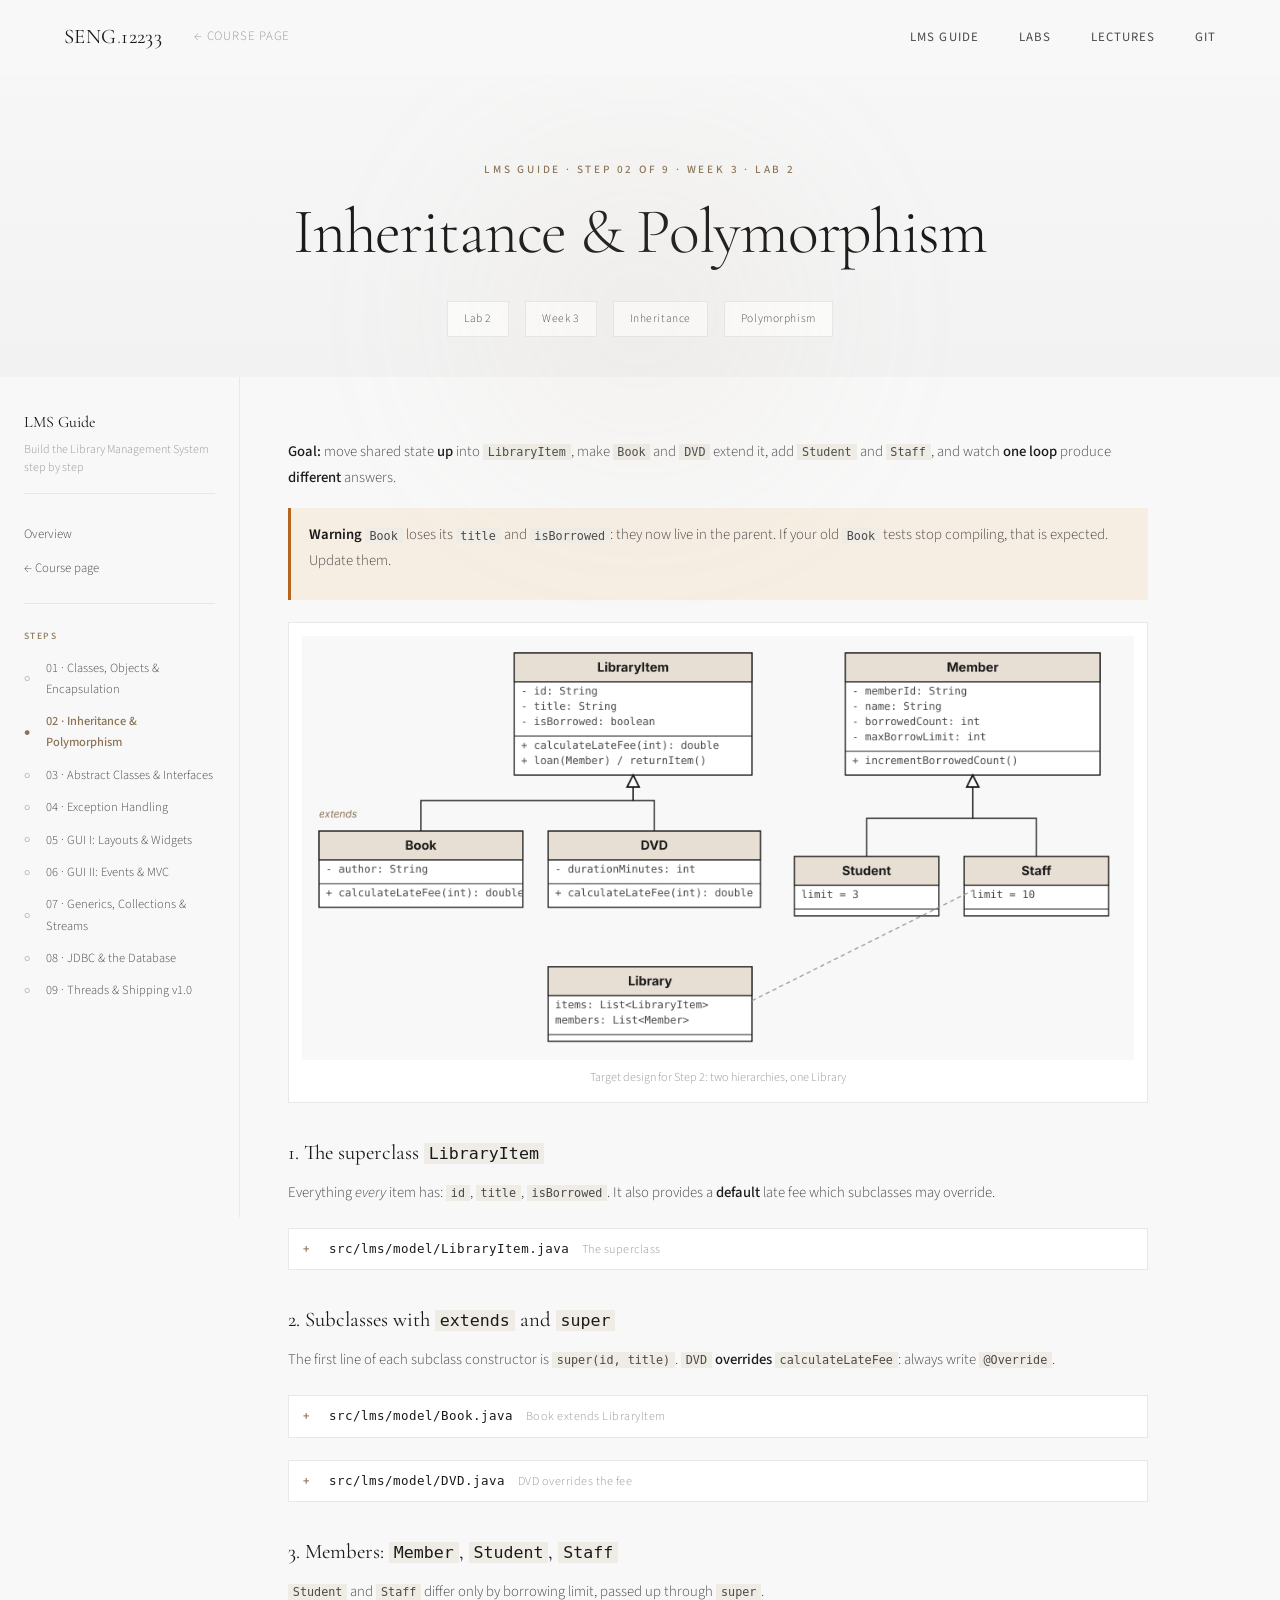
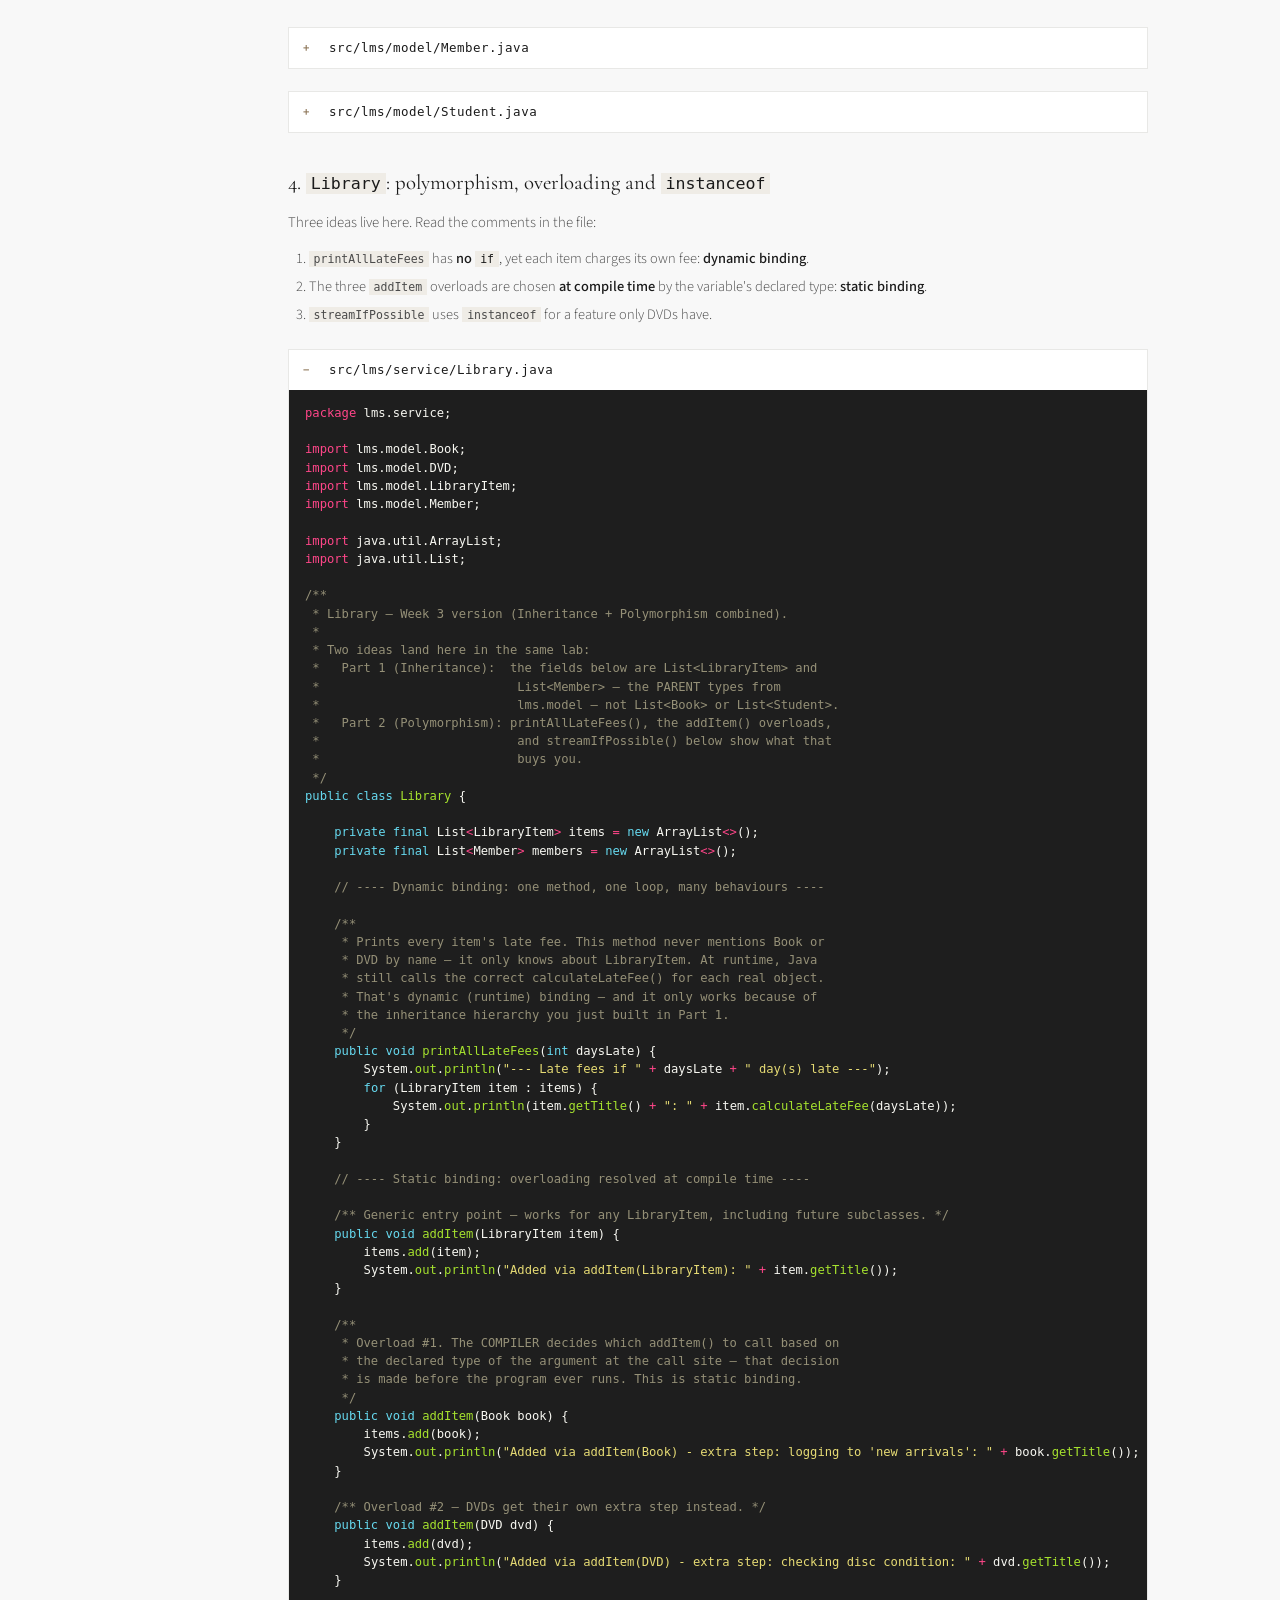
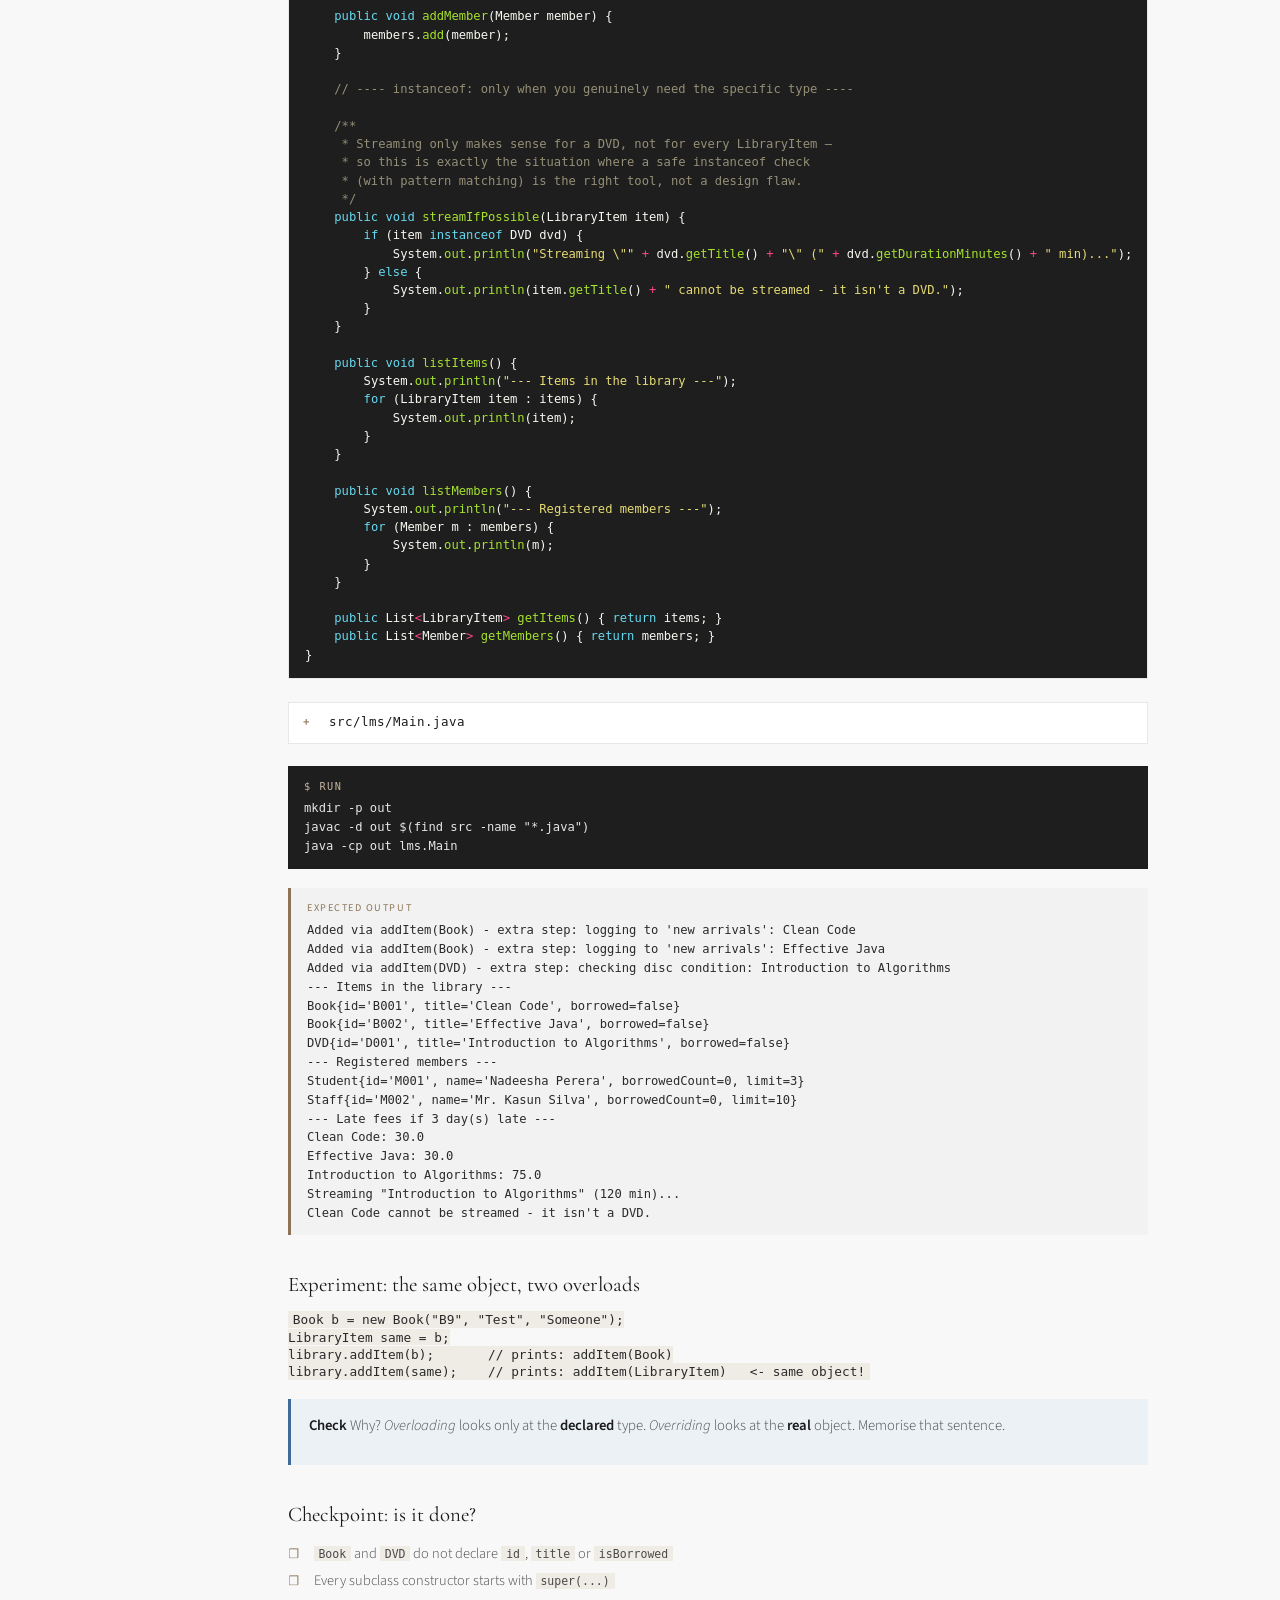
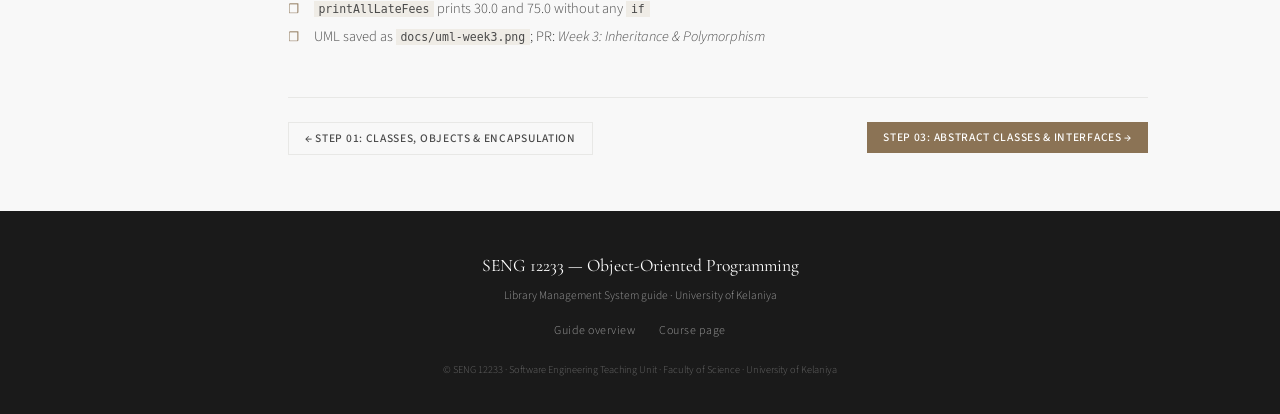
<file: lms-guide/step02_inheritance.html>
<!DOCTYPE html>
<html lang="en"><head><meta charset="UTF-8"/><meta name="viewport" content="width=device-width, initial-scale=1.0"/>
<title>Step 02: Inheritance &amp; Polymorphism · SENG 12233 LMS Guide</title>
<link rel="preconnect" href="https://fonts.googleapis.com"/><link rel="preconnect" href="https://fonts.gstatic.com" crossorigin/>
<link href="https://fonts.googleapis.com/css2?family=Cormorant+Garamond:ital,wght@0,300;0,400;0,500;1,300;1,400&family=Source+Sans+3:wght@300;400;500;600&display=swap" rel="stylesheet"/>
<style>
:root {
            --white: #ffffff;
            --off-white: #f8f8f8;
            --cream: #f5f5f5;
            --light-gray: #e8e8e6;
            --medium-gray: #999999;
            --dark-gray: #4a4a4a;
            --charcoal: #2a2a2a;
            --black: #1a1a1a;
            --accent: #8b7355;
            --accent-light: #c4b5a0;
            --accent-pale: #e8dfd4;
            --font-serif: 'Cormorant Garamond', Georgia, serif;
            --font-sans: 'Source Sans 3', -apple-system, sans-serif;
        }

        * { margin: 0; padding: 0; box-sizing: border-box; }
        html { scroll-behavior: smooth; }

        body {
            font-family: var(--font-sans);
            background: var(--off-white);
            color: var(--charcoal);
            line-height: 1.7;
            font-weight: 300;
            overflow-x: hidden;
        }

        ::selection { background: var(--accent-light); color: var(--black); }
        a { text-decoration: none; color: inherit; }
        button { font-family: inherit; cursor: pointer; border: none; background: none; }

        /* ── Scroll Progress ── */
        .scroll-progress {
            position: fixed; top: 0; left: 0;
            height: 2px; background: var(--accent);
            z-index: 1001; transition: width 0.1s ease;
        }

        /* ── Navigation ── */
        nav {
            position: fixed; top: 0; left: 0; right: 0; z-index: 1000;
            padding: 1.2rem 4rem;
            display: flex; justify-content: space-between; align-items: center;
            background: rgba(248, 248, 248, 0.95);
            backdrop-filter: blur(20px);
            border-bottom: 1px solid transparent;
            transition: all 0.4s ease;
        }
        nav.scrolled { border-bottom: 1px solid var(--light-gray); padding: 0.8rem 4rem; }
        .nav-left { display: flex; align-items: center; gap: 2rem; }
        .nav-logo { font-family: var(--font-serif); font-size: 1.3rem; font-weight: 400; letter-spacing: 0.02em; color: var(--black); }
        .nav-logo span { color: var(--accent); }
        .nav-back { font-size: 0.8rem; letter-spacing: 0.06em; text-transform: uppercase; color: var(--medium-gray); transition: color 0.3s ease; display: flex; align-items: center; gap: 0.4rem; }
        .nav-back:hover { color: var(--accent); }
        .nav-links { display: flex; gap: 2.5rem; list-style: none; }
        .nav-links a { font-size: 0.8rem; font-weight: 400; letter-spacing: 0.08em; text-transform: uppercase; color: var(--dark-gray); position: relative; transition: color 0.3s ease; }
        .nav-links a::after { content: ''; position: absolute; bottom: -4px; left: 0; width: 0; height: 1px; background: var(--accent); transition: width 0.3s ease; }
        .nav-links a:hover { color: var(--black); }
        .nav-links a:hover::after { width: 100%; }
        .nav-links a.active { color: var(--accent); }
        .nav-links a.active::after { width: 100%; }
        .mobile-menu-btn { display: none; padding: 0.5rem; }
        .mobile-menu-btn span { display: block; width: 22px; height: 1.5px; background: var(--black); margin: 5px 0; transition: all 0.3s ease; }

        /* ── Hero ── */
        .hero {
            padding: 10rem 4rem 4rem; text-align: center; position: relative;
            background: linear-gradient(180deg, #f8f8f8 0%, #f2f2f2 100%);
        }
        .hero::before {
            content: ''; position: absolute; top: 30%; left: 50%; transform: translateX(-50%);
            width: 600px; height: 400px;
            background: radial-gradient(circle, var(--accent-light) 0%, transparent 70%);
            opacity: 0.12; filter: blur(80px);
        }
        .hero-label { font-size: 0.7rem; letter-spacing: 0.25em; text-transform: uppercase; color: var(--accent); margin-bottom: 1rem; font-weight: 500; }
        .hero h1 { font-family: var(--font-serif); font-size: clamp(2.5rem, 5vw, 4rem); font-weight: 300; line-height: 1.15; color: var(--black); margin-bottom: 1rem; letter-spacing: -0.02em; }
        .hero h1 em { font-style: italic; color: var(--accent); }
        .hero-description { font-size: 1.05rem; color: var(--dark-gray); max-width: 600px; margin: 0 auto 2rem; line-height: 1.8; }
        .hero-meta { display: flex; justify-content: center; flex-wrap: wrap; gap: 1rem; }
        .meta-tag { padding: 0.45rem 1rem; background: rgba(255,255,255,0.8); border: 1px solid var(--light-gray); font-size: 0.72rem; letter-spacing: 0.05em; color: var(--dark-gray); transition: all 0.3s ease; }
        .meta-tag:hover { border-color: var(--accent); color: var(--accent); }

        /* ── Progress Bar ── */
        .progress-section { max-width: 600px; margin: 2rem auto 0; }
        .progress-label { display: flex; justify-content: space-between; font-size: 0.72rem; letter-spacing: 0.08em; text-transform: uppercase; color: var(--medium-gray); margin-bottom: 0.5rem; }
        .progress-label-value { color: var(--accent); font-weight: 500; }
        .progress-bar { width: 100%; height: 3px; background: var(--light-gray); overflow: hidden; }
        .progress-fill { height: 100%; background: var(--accent); transition: width 0.8s ease; }

        /* ── Module Band ── */
        .module-band {
            background: var(--black);
            padding: 0.75rem 4rem;
            display: flex; justify-content: space-between; align-items: center;
            flex-wrap: wrap; gap: 0.5rem;
        }
        .module-band-left { font-size: 0.72rem; letter-spacing: 0.06em; color: var(--medium-gray); }
        .module-band-left strong { color: var(--accent); font-weight: 500; }
        .module-band-right { display: flex; gap: 1.5rem; }
        .module-band-right a { font-size: 0.7rem; letter-spacing: 0.06em; text-transform: uppercase; color: rgba(255,255,255,0.4); transition: color 0.3s; }
        .module-band-right a:hover { color: var(--white); }

        /* ── Layout ── */
        .layout { display: grid; grid-template-columns: 240px 1fr; gap: 0; max-width: 1400px; margin: 0 auto; }

        /* ── Sidebar ── */
        .sidebar {
            padding: 2rem 1.5rem; border-right: 1px solid var(--light-gray);
            position: sticky; top: 60px; height: calc(100vh - 60px);
            overflow-y: auto; background: var(--off-white);
        }
        .sidebar::-webkit-scrollbar { width: 3px; }
        .sidebar::-webkit-scrollbar-thumb { background: var(--light-gray); }
        .sidebar-title { font-family: var(--font-serif); font-size: 1rem; font-weight: 400; color: var(--black); margin-bottom: 0.3rem; }
        .sidebar-desc { font-size: 0.75rem; color: var(--medium-gray); margin-bottom: 1.5rem; padding-bottom: 1rem; border-bottom: 1px solid var(--light-gray); line-height: 1.5; }
        .sidebar-section { margin-bottom: 1.5rem; }
        .sidebar-section-label { font-size: 0.6rem; letter-spacing: 0.15em; text-transform: uppercase; color: var(--accent); margin-bottom: 0.5rem; font-weight: 500; }
        .sidebar-item { display: flex; align-items: center; gap: 0.5rem; padding: 0.35rem 0; font-size: 0.78rem; color: var(--dark-gray); cursor: pointer; transition: color 0.2s ease; }
        .sidebar-item:hover { color: var(--accent); }
        .sidebar-check { font-size: 0.65rem; color: var(--accent); min-width: 14px; }
        .sidebar-lock { font-size: 0.65rem; color: var(--light-gray); min-width: 14px; }
        .sidebar-nav-links { margin-bottom: 1.5rem; padding-bottom: 1rem; border-bottom: 1px solid var(--light-gray); }
        .sidebar-nav-link { display: block; padding: 0.4rem 0; font-size: 0.8rem; color: var(--dark-gray); transition: color 0.2s ease; }
        .sidebar-nav-link:hover { color: var(--accent); }
        .sidebar-nav-link.active { color: var(--accent); font-weight: 500; }

        /* ── Main Content ── */
        .main-content { padding: 2.5rem 3rem; min-height: 100vh; }

        /* ── Section Headers ── */
        .section-header { margin-bottom: 1.5rem; }
        .section-label { font-size: 0.65rem; letter-spacing: 0.2em; text-transform: uppercase; color: var(--accent); margin-bottom: 0.3rem; font-weight: 500; }
        .section-title { font-family: var(--font-serif); font-size: clamp(1.4rem, 2.5vw, 1.8rem); font-weight: 300; color: var(--black); letter-spacing: -0.01em; }

        /* ── Overview Card ── */
        .overview-card { background: #f2f2f2; padding: 1.5rem; margin-bottom: 2.5rem; border-left: 3px solid var(--accent); }
        .overview-card p { font-size: 0.9rem; color: var(--dark-gray); line-height: 1.7; margin-bottom: 0.5rem; }
        .overview-card p:last-child { margin-bottom: 0; }
        .overview-card strong { color: var(--black); font-weight: 500; }

        /* ── Part Divider ── */
        .part-divider { display: flex; align-items: center; gap: 1rem; padding: 1rem 0; margin: 2.5rem 0 1.5rem; border-bottom: 1px solid var(--light-gray); }
        .part-divider-num { font-family: var(--font-serif); font-size: 2rem; font-weight: 300; color: var(--accent-light); font-style: italic; line-height: 1; }
        .part-divider-content h3 { font-family: var(--font-serif); font-size: 1.15rem; font-weight: 400; color: var(--black); }
        .part-divider-content p { font-size: 0.72rem; color: var(--medium-gray); letter-spacing: 0.03em; }

        /* ── Lectures Grid ── */
        .lectures-grid { display: grid; grid-template-columns: repeat(auto-fill, minmax(320px, 1fr)); gap: 1.2rem; margin-bottom: 1.5rem; }

        /* ── Lecture Card ── */
        .lecture-card { background: var(--white); border: 1px solid var(--light-gray); transition: all 0.4s ease; position: relative; overflow: hidden; }
        .lecture-card::before { content: ''; position: absolute; top: 0; left: 0; width: 2px; height: 0; background: var(--accent); transition: height 0.4s ease; }
        .lecture-card:hover { border-color: var(--accent-light); box-shadow: 0 4px 20px rgba(0,0,0,0.04); }
        .lecture-card:hover::before { height: 100%; }
        .lecture-card-header { padding: 1.2rem 1.5rem 0.8rem; display: flex; justify-content: space-between; align-items: flex-start; }
        .lecture-num { font-family: var(--font-serif); font-size: 2.5rem; font-weight: 300; color: var(--light-gray); line-height: 1; font-style: italic; transition: color 0.3s ease; }
        .lecture-card:hover .lecture-num { color: var(--accent-light); }
        .lecture-title { font-family: var(--font-serif); font-size: 1.05rem; font-weight: 400; color: var(--black); line-height: 1.35; margin-bottom: 0.2rem; }
        .lecture-subtitle { font-size: 0.78rem; color: var(--medium-gray); }
        .lecture-ref { font-size: 0.68rem; color: var(--accent); margin-top: 0.3rem; letter-spacing: 0.03em; }
        .lecture-card-body { padding: 0 1.5rem 1.2rem; }
        .topics-list { list-style: none; margin-bottom: 1rem; }
        .topics-list li { padding: 0.3rem 0 0.3rem 1.2rem; position: relative; font-size: 0.82rem; color: var(--dark-gray); border-bottom: 1px solid #fafafa; line-height: 1.5; }
        .topics-list li:last-child { border-bottom: none; }
        .topics-list li::before { content: '→'; position: absolute; left: 0; color: var(--accent-light); font-size: 0.72rem; }
        .lecture-actions { display: flex; gap: 0.6rem; flex-wrap: wrap; }

        /* ── Buttons ── */
        .btn { padding: 0.45rem 1rem; font-size: 0.72rem; letter-spacing: 0.06em; text-transform: uppercase; font-weight: 500; transition: all 0.3s ease; display: inline-flex; align-items: center; gap: 0.4rem; }
        .btn-primary { background: var(--accent); color: var(--white); }
        .btn-primary:hover { background: var(--charcoal); }
        .btn-secondary { background: transparent; color: var(--dark-gray); border: 1px solid var(--light-gray); }
        .btn-secondary:hover { border-color: var(--accent); color: var(--accent); }

        /* ── Assessments ── */
        .assessments-grid { display: grid; grid-template-columns: repeat(auto-fill, minmax(340px, 1fr)); gap: 1.2rem; margin-top: 1.5rem; }
        .assessment-card { background: var(--white); border: 1px solid var(--light-gray); padding: 1.5rem; transition: all 0.4s ease; position: relative; overflow: hidden; }
        .assessment-card::before { content: ''; position: absolute; top: 0; left: 0; width: 2px; height: 0; background: var(--accent); transition: height 0.4s ease; }
        .assessment-card:hover { border-color: var(--accent-light); box-shadow: 0 4px 20px rgba(0,0,0,0.04); }
        .assessment-card:hover::before { height: 100%; }
        .assessment-type { font-size: 0.62rem; letter-spacing: 0.2em; text-transform: uppercase; color: var(--accent); margin-bottom: 0.5rem; font-weight: 500; }
        .assessment-title { font-family: var(--font-serif); font-size: 1.1rem; font-weight: 400; color: var(--black); margin-bottom: 0.4rem; line-height: 1.3; }
        .assessment-meta { font-size: 0.78rem; color: var(--medium-gray); margin-bottom: 0.8rem; }
        .assessment-desc { font-size: 0.83rem; color: var(--dark-gray); line-height: 1.65; margin-bottom: 1rem; }
        .assessment-tasks { list-style: none; margin-bottom: 1rem; }
        .assessment-tasks li { padding: 0.3rem 0 0.3rem 1.2rem; position: relative; font-size: 0.8rem; color: var(--dark-gray); border-bottom: 1px solid #fafafa; }
        .assessment-tasks li:last-child { border-bottom: none; }
        .assessment-tasks li::before { content: '→'; position: absolute; left: 0; color: var(--accent-light); font-size: 0.72rem; }
        .assessment-weight { display: inline-block; padding: 0.3rem 0.8rem; background: var(--accent-pale); color: var(--accent); font-size: 0.7rem; letter-spacing: 0.05em; font-weight: 500; }

        /* ── Resources Section ── */
        .resources-grid { display: grid; grid-template-columns: repeat(auto-fit, minmax(200px, 1fr)); gap: 1rem; margin-top: 1.5rem; }
        .resource-card { padding: 1.5rem; background: #f2f2f2; text-align: center; transition: all 0.3s ease; }
        .resource-card:hover { transform: translateY(-2px); box-shadow: 0 4px 15px rgba(0,0,0,0.04); }
        .resource-icon { font-size: 1.5rem; margin-bottom: 0.6rem; }
        .resource-card h3 { font-family: var(--font-serif); font-size: 0.95rem; font-weight: 400; color: var(--black); margin-bottom: 0.25rem; }
        .resource-card h3 a { color: inherit; transition: color 0.3s; }
        .resource-card h3 a:hover { color: var(--accent); }
        .resource-card p { font-size: 0.72rem; color: var(--medium-gray); }

        /* ── Learning Path ── */
        .learning-path { margin-top: 1.5rem; }
        .path-item { display: flex; gap: 1rem; padding: 0.8rem 0; border-bottom: 1px solid var(--light-gray); }
        .path-item:last-child { border-bottom: none; }
        .path-phase { font-family: var(--font-serif); font-size: 0.9rem; font-style: italic; color: var(--accent); min-width: 60px; }
        .path-desc { font-size: 0.85rem; color: var(--dark-gray); line-height: 1.6; }
        .path-desc strong { color: var(--black); font-weight: 500; }

        /* ── Course Structure ── */
        .course-structure { margin-top: 2rem; padding: 1.5rem; background: #f2f2f2; border-left: 3px solid var(--accent); }
        .course-structure p { font-size: 0.85rem; color: var(--dark-gray); margin-bottom: 0.5rem; line-height: 1.7; }
        .course-structure p:last-child { margin-bottom: 0; }
        .course-structure strong { color: var(--black); font-weight: 500; }

        /* ── Footer ── */
        footer { background: var(--black); color: var(--white); text-align: center; padding: 2.5rem 4rem; }
        .footer-title { font-family: var(--font-serif); font-size: 1.1rem; font-weight: 400; margin-bottom: 0.3rem; }
        .footer-sub { font-size: 0.72rem; color: var(--medium-gray); margin-bottom: 1rem; }
        .footer-links { display: flex; justify-content: center; gap: 1.5rem; flex-wrap: wrap; }
        .footer-links a { font-size: 0.75rem; color: var(--medium-gray); letter-spacing: 0.04em; transition: color 0.3s ease; }
        .footer-links a:hover { color: var(--white); }
        .footer-copy { font-size: 0.65rem; color: var(--medium-gray); margin-top: 1.2rem; opacity: 0.6; }

        /* ── Animations ── */
        .fade-in { opacity: 0; transform: translateY(12px); transition: opacity 0.5s ease, transform 0.5s ease; }
        .fade-in.visible { opacity: 1; transform: translateY(0); }

        /* ── Responsive ── */
        @media (max-width: 1024px) {
            .layout { grid-template-columns: 1fr; }
            .sidebar { display: none; }
            .main-content { padding: 2rem; }
        }
        @media (max-width: 768px) {
            nav { padding: 1rem 1.5rem; }
            .nav-links { display: none; }
            .mobile-menu-btn { display: block; }
            .hero { padding: 8rem 1.5rem 3rem; }
            .main-content { padding: 1.5rem; }
            .lectures-grid { grid-template-columns: 1fr; }
            .assessments-grid { grid-template-columns: 1fr; }
            .hero-meta { flex-direction: column; align-items: center; }
            .resources-grid { grid-template-columns: 1fr 1fr; }
            .module-band { padding: 0.75rem 1.5rem; }
            footer { padding: 2rem 1.5rem; }
        }
        @media (max-width: 480px) { .resources-grid { grid-template-columns: 1fr; } }
pre { line-height: 125%; }
td.linenos .normal { color: inherit; background-color: transparent; padding-left: 5px; padding-right: 5px; }
span.linenos { color: inherit; background-color: transparent; padding-left: 5px; padding-right: 5px; }
td.linenos .special { color: #000000; background-color: #ffffc0; padding-left: 5px; padding-right: 5px; }
span.linenos.special { color: #000000; background-color: #ffffc0; padding-left: 5px; padding-right: 5px; }
.hl .hll { background-color: #49483e }
.hl { background: #272822; color: #F8F8F2 }
.hl .c { color: #959077 } /* Comment */
.hl .err { color: #ED007E; background-color: #1E0010 } /* Error */
.hl .esc { color: #F8F8F2 } /* Escape */
.hl .g { color: #F8F8F2 } /* Generic */
.hl .k { color: #66D9EF } /* Keyword */
.hl .l { color: #AE81FF } /* Literal */
.hl .n { color: #F8F8F2 } /* Name */
.hl .o { color: #FF4689 } /* Operator */
.hl .x { color: #F8F8F2 } /* Other */
.hl .p { color: #F8F8F2 } /* Punctuation */
.hl .ch { color: #959077 } /* Comment.Hashbang */
.hl .cm { color: #959077 } /* Comment.Multiline */
.hl .cp { color: #959077 } /* Comment.Preproc */
.hl .cpf { color: #959077 } /* Comment.PreprocFile */
.hl .c1 { color: #959077 } /* Comment.Single */
.hl .cs { color: #959077 } /* Comment.Special */
.hl .gd { color: #FF4689 } /* Generic.Deleted */
.hl .ge { color: #F8F8F2; font-style: italic } /* Generic.Emph */
.hl .ges { color: #F8F8F2; font-weight: bold; font-style: italic } /* Generic.EmphStrong */
.hl .gr { color: #FF4689 } /* Generic.Error */
.hl .gh { color: #F8F8F2 } /* Generic.Heading */
.hl .gi { color: #A6E22E } /* Generic.Inserted */
.hl .go { color: #66D9EF } /* Generic.Output */
.hl .gp { color: #FF4689; font-weight: bold } /* Generic.Prompt */
.hl .gs { color: #F8F8F2; font-weight: bold } /* Generic.Strong */
.hl .gu { color: #959077 } /* Generic.Subheading */
.hl .gt { color: #66D9EF } /* Generic.Traceback */
.hl .kc { color: #66D9EF } /* Keyword.Constant */
.hl .kd { color: #66D9EF } /* Keyword.Declaration */
.hl .kn { color: #FF4689 } /* Keyword.Namespace */
.hl .kp { color: #66D9EF } /* Keyword.Pseudo */
.hl .kr { color: #66D9EF } /* Keyword.Reserved */
.hl .kt { color: #66D9EF } /* Keyword.Type */
.hl .ld { color: #E6DB74 } /* Literal.Date */
.hl .m { color: #AE81FF } /* Literal.Number */
.hl .s { color: #E6DB74 } /* Literal.String */
.hl .na { color: #A6E22E } /* Name.Attribute */
.hl .nb { color: #A6E22E } /* Name.Builtin */
.hl .nc { color: #A6E22E } /* Name.Class */
.hl .no { color: #66D9EF } /* Name.Constant */
.hl .nd { color: #A6E22E } /* Name.Decorator */
.hl .ni { color: #F8F8F2 } /* Name.Entity */
.hl .ne { color: #A6E22E } /* Name.Exception */
.hl .nf { color: #A6E22E } /* Name.Function */
.hl .nl { color: #F8F8F2 } /* Name.Label */
.hl .nn { color: #F8F8F2 } /* Name.Namespace */
.hl .nx { color: #A6E22E } /* Name.Other */
.hl .py { color: #F8F8F2 } /* Name.Property */
.hl .nt { color: #FF4689 } /* Name.Tag */
.hl .nv { color: #F8F8F2 } /* Name.Variable */
.hl .ow { color: #FF4689 } /* Operator.Word */
.hl .pm { color: #F8F8F2 } /* Punctuation.Marker */
.hl .w { color: #F8F8F2 } /* Text.Whitespace */
.hl .mb { color: #AE81FF } /* Literal.Number.Bin */
.hl .mf { color: #AE81FF } /* Literal.Number.Float */
.hl .mh { color: #AE81FF } /* Literal.Number.Hex */
.hl .mi { color: #AE81FF } /* Literal.Number.Integer */
.hl .mo { color: #AE81FF } /* Literal.Number.Oct */
.hl .sa { color: #E6DB74 } /* Literal.String.Affix */
.hl .sb { color: #E6DB74 } /* Literal.String.Backtick */
.hl .sc { color: #E6DB74 } /* Literal.String.Char */
.hl .dl { color: #E6DB74 } /* Literal.String.Delimiter */
.hl .sd { color: #E6DB74 } /* Literal.String.Doc */
.hl .s2 { color: #E6DB74 } /* Literal.String.Double */
.hl .se { color: #AE81FF } /* Literal.String.Escape */
.hl .sh { color: #E6DB74 } /* Literal.String.Heredoc */
.hl .si { color: #E6DB74 } /* Literal.String.Interpol */
.hl .sx { color: #E6DB74 } /* Literal.String.Other */
.hl .sr { color: #E6DB74 } /* Literal.String.Regex */
.hl .s1 { color: #E6DB74 } /* Literal.String.Single */
.hl .ss { color: #E6DB74 } /* Literal.String.Symbol */
.hl .bp { color: #A6E22E } /* Name.Builtin.Pseudo */
.hl .fm { color: #A6E22E } /* Name.Function.Magic */
.hl .vc { color: #F8F8F2 } /* Name.Variable.Class */
.hl .vg { color: #F8F8F2 } /* Name.Variable.Global */
.hl .vi { color: #F8F8F2 } /* Name.Variable.Instance */
.hl .vm { color: #F8F8F2 } /* Name.Variable.Magic */
.hl .il { color: #AE81FF } /* Literal.Number.Integer.Long */
.hl { background:#1e1e1e !important; }
.guide-intro { max-width: 860px; }
.step-block { margin: 1.4rem 0; }
.step-block p { font-size: 0.92rem; color: var(--dark-gray); line-height: 1.75; margin-bottom: .7rem; }
.step-block h3 { font-family: var(--font-serif); font-size: 1.3rem; font-weight: 400; color: var(--black); margin: 2rem 0 .6rem; }
.step-block h4 { font-size: .8rem; letter-spacing: .12em; text-transform: uppercase; color: var(--accent); margin: 1.2rem 0 .4rem; font-weight: 500; }
.step-block ul, .step-block ol { margin: 0 0 .9rem 1.3rem; font-size: .9rem; color: var(--dark-gray); }
.step-block li { margin: .25rem 0; line-height: 1.65; }
.step-block code, .callout code { font-family: 'DejaVu Sans Mono', Consolas, monospace; font-size: .8em; background: #efece6; padding: .05rem .3rem; }
.step-block strong { color: var(--black); font-weight: 500; }
.step-block table { border-collapse: collapse; width: 100%; font-size: .82rem; margin: .8rem 0 1.2rem; }
.step-block th { background: var(--accent-pale); text-align: left; padding: .45rem .7rem; font-weight: 500; }
.step-block td { padding: .4rem .7rem; border-bottom: 1px solid var(--light-gray); vertical-align: top; }
.codefile { margin: 1rem 0 1.4rem; border: 1px solid var(--light-gray); background: #fff; }
.codefile > summary { cursor: pointer; padding: .55rem .9rem; font-size: .78rem; letter-spacing: .04em; color: var(--dark-gray); display: flex; gap: .8rem; align-items: baseline; list-style: none; }
.codefile > summary::-webkit-details-marker { display: none; }
.codefile > summary::before { content: '+'; color: var(--accent); font-weight: 600; width: .8rem; }
.codefile[open] > summary::before { content: '\2212'; }
.codefile .fname { font-family: 'DejaVu Sans Mono', Consolas, monospace; color: var(--black); font-size: .78rem; }
.codefile .fcap { color: var(--medium-gray); font-size: .76rem; }
.codefile .hl { margin: 0; overflow-x: auto; }
.codefile pre { margin: 0; padding: .9rem 1rem; font-family: 'DejaVu Sans Mono', Consolas, monospace; font-size: .76rem; line-height: 1.5; font-weight: 400; }
.cmd, .out { margin: .8rem 0 1.2rem; font-family: 'DejaVu Sans Mono', Consolas, monospace; font-size: .76rem; line-height: 1.55; padding: .8rem 1rem; overflow-x: auto; white-space: pre; font-weight: 400; }
.cmd { background: #1e1e1e; color: #e6e6e6; }
.cmd::before { content: '$ run'; display:block; color: var(--accent-light); font-size: .64rem; letter-spacing: .15em; text-transform: uppercase; margin-bottom: .3rem; }
.out { background: #f2f2f2; border-left: 3px solid var(--accent); color: var(--charcoal); }
.out::before { content: 'expected output'; display:block; color: var(--accent); font-size: .64rem; letter-spacing: .15em; text-transform: uppercase; margin-bottom: .3rem; font-family: var(--font-sans); }
figure { margin: 1.2rem 0 1.6rem; background: #fff; border: 1px solid var(--light-gray); padding: .8rem; }
figure img { max-width: 100%; display: block; margin: 0 auto; }
figcaption { font-size: .76rem; color: var(--medium-gray); margin-top: .5rem; text-align: center; }
.callout { margin: 1.1rem 0; padding: .9rem 1.1rem; font-size: .88rem; line-height: 1.7; color: var(--dark-gray); background: #f2f2f2; border-left: 3px solid var(--accent); }
.callout.tip { border-left-color: #5d8a5a; background: #eef3ec; }
.callout.warn { border-left-color: #b5651d; background: #f7eee3; }
.callout.check { border-left-color: #3d6a99; background: #ecf1f6; }
.callout strong { color: var(--black); font-weight: 600; }
.pager { display:flex; justify-content: space-between; gap: 1rem; margin: 3rem 0 1rem; padding-top: 1.5rem; border-top: 1px solid var(--light-gray); flex-wrap: wrap; }
.checklist { list-style: none; margin-left: 0 !important; }
.checklist li { padding-left: 1.6rem; position: relative; }
.checklist li::before { content: '\2610'; position: absolute; left: 0; color: var(--accent); }
.sidebar-item a { display:flex; gap:.5rem; width:100%; }
.sidebar-item.current { color: var(--accent); font-weight: 500; }

</style></head><body>
<div class="scroll-progress" id="scrollBar"></div>
<nav id="mainNav"><div class="nav-left"><div class="nav-logo">SENG<span>.</span>12233</div><a class="nav-back" href="../index.html">← Course page</a></div>
<ul class="nav-links"><li><a href="index.html" class="">LMS Guide</a></li><li><a href="../index.html#labs">Labs</a></li><li><a href="../index.html#lectures">Lectures</a></li><li><a href="../index.html#git">Git</a></li></ul>
<button class="mobile-menu-btn" aria-label="Menu"><span></span><span></span><span></span></button></nav>
<section class="hero" style="padding-bottom:2.5rem"><p class="hero-label">LMS Guide · Step 02 of 9 · Week 3 · Lab 2</p><h1>Inheritance & Polymorphism</h1><p class="hero-description"></p><div class="hero-meta"><span class="meta-tag">Lab 2</span><span class="meta-tag">Week 3</span><span class="meta-tag">Inheritance</span><span class="meta-tag">Polymorphism</span></div></section>
<div class="layout"><aside class="sidebar">
    <p class="sidebar-title">LMS Guide</p>
    <p class="sidebar-desc">Build the Library Management System step by step</p>
    <div class="sidebar-nav-links">
      <a class="sidebar-nav-link" href="index.html">Overview</a>
      <a class="sidebar-nav-link" href="../index.html">← Course page</a>
    </div>
    <div class="sidebar-section"><p class="sidebar-section-label">Steps</p><div class="sidebar-item"><span class="sidebar-check">○</span><a href="step01_encapsulation.html">01 · Classes, Objects & Encapsulation</a></div><div class="sidebar-item current"><span class="sidebar-check">●</span><a href="step02_inheritance.html">02 · Inheritance & Polymorphism</a></div><div class="sidebar-item"><span class="sidebar-check">○</span><a href="step03_interfaces.html">03 · Abstract Classes & Interfaces</a></div><div class="sidebar-item"><span class="sidebar-check">○</span><a href="step04_exceptions.html">04 · Exception Handling</a></div><div class="sidebar-item"><span class="sidebar-check">○</span><a href="step05_gui_layouts.html">05 · GUI I: Layouts & Widgets</a></div><div class="sidebar-item"><span class="sidebar-check">○</span><a href="step06_gui_events_mvc.html">06 · GUI II: Events & MVC</a></div><div class="sidebar-item"><span class="sidebar-check">○</span><a href="step07_generics_streams.html">07 · Generics, Collections & Streams</a></div><div class="sidebar-item"><span class="sidebar-check">○</span><a href="step08_jdbc.html">08 · JDBC & the Database</a></div><div class="sidebar-item"><span class="sidebar-check">○</span><a href="step09_threads_final.html">09 · Threads & Shipping v1.0</a></div></div>
  </aside><main class="main-content"><div class="guide-intro"><div class="step-block"><p><strong>Goal:</strong> move shared state <strong>up</strong> into <code>LibraryItem</code>, make <code>Book</code> and <code>DVD</code> extend it, add <code>Student</code> and <code>Staff</code>, and watch <strong>one loop</strong> produce <strong>different</strong> answers.</p>
<div class="callout warn"><p><strong>Warning</strong> <code>Book</code> loses its <code>title</code> and <code>isBorrowed</code>: they now live in the parent. If your old <code>Book</code> tests stop compiling, that is expected. Update them.</p>
</div></div>
<figure><img src="img/uml_w3.png" alt="Target design for Step 2: two hierarchies, one Library"/><figcaption>Target design for Step 2: two hierarchies, one Library</figcaption></figure>
<div class="step-block"><h3>1. The superclass <code>LibraryItem</code></h3>
<p>Everything <em>every</em> item has: <code>id</code>, <code>title</code>, <code>isBorrowed</code>. It also provides a <strong>default</strong> late fee which subclasses may override.</p></div>
<details class="codefile"><summary><span class="fname">src/lms/model/LibraryItem.java</span><span class="fcap">The superclass</span></summary><div class="hl"><pre><span></span><span class="kn">package</span><span class="w"> </span><span class="nn">lms.model</span><span class="p">;</span>

<span class="cm">/**</span>
<span class="cm"> * LibraryItem — introduced this week as the shared parent of Book and DVD.</span>
<span class="cm"> *</span>
<span class="cm"> * Encapsulation (from Week 2) is still here — private fields, validated</span>
<span class="cm"> * setters — but the new idea this week is INHERITANCE: Book and DVD will</span>
<span class="cm"> * extend this class instead of repeating id/title/isBorrowed themselves.</span>
<span class="cm"> */</span>
<span class="kd">public</span><span class="w"> </span><span class="kd">abstract</span><span class="w"> </span><span class="kd">class</span> <span class="nc">LibraryItem</span><span class="w"> </span><span class="p">{</span>
<span class="w">    </span><span class="kd">private</span><span class="w"> </span><span class="n">String</span><span class="w"> </span><span class="n">id</span><span class="p">;</span>
<span class="w">    </span><span class="kd">private</span><span class="w"> </span><span class="n">String</span><span class="w"> </span><span class="n">title</span><span class="p">;</span>
<span class="w">    </span><span class="kd">private</span><span class="w"> </span><span class="kt">boolean</span><span class="w"> </span><span class="n">isBorrowed</span><span class="p">;</span>

<span class="w">    </span><span class="kd">public</span><span class="w"> </span><span class="nf">LibraryItem</span><span class="p">(</span><span class="n">String</span><span class="w"> </span><span class="n">id</span><span class="p">,</span><span class="w"> </span><span class="n">String</span><span class="w"> </span><span class="n">title</span><span class="p">)</span><span class="w"> </span><span class="p">{</span>
<span class="w">        </span><span class="n">setId</span><span class="p">(</span><span class="n">id</span><span class="p">);</span>
<span class="w">        </span><span class="n">setTitle</span><span class="p">(</span><span class="n">title</span><span class="p">);</span>
<span class="w">        </span><span class="k">this</span><span class="p">.</span><span class="na">isBorrowed</span><span class="w"> </span><span class="o">=</span><span class="w"> </span><span class="kc">false</span><span class="p">;</span>
<span class="w">    </span><span class="p">}</span>

<span class="w">    </span><span class="kd">public</span><span class="w"> </span><span class="n">String</span><span class="w"> </span><span class="nf">getId</span><span class="p">()</span><span class="w"> </span><span class="p">{</span><span class="w"> </span><span class="k">return</span><span class="w"> </span><span class="n">id</span><span class="p">;</span><span class="w"> </span><span class="p">}</span>
<span class="w">    </span><span class="kd">public</span><span class="w"> </span><span class="n">String</span><span class="w"> </span><span class="nf">getTitle</span><span class="p">()</span><span class="w"> </span><span class="p">{</span><span class="w"> </span><span class="k">return</span><span class="w"> </span><span class="n">title</span><span class="p">;</span><span class="w"> </span><span class="p">}</span>
<span class="w">    </span><span class="kd">public</span><span class="w"> </span><span class="kt">boolean</span><span class="w"> </span><span class="nf">isBorrowed</span><span class="p">()</span><span class="w"> </span><span class="p">{</span><span class="w"> </span><span class="k">return</span><span class="w"> </span><span class="n">isBorrowed</span><span class="p">;</span><span class="w"> </span><span class="p">}</span>

<span class="w">    </span><span class="kd">public</span><span class="w"> </span><span class="kt">void</span><span class="w"> </span><span class="nf">setId</span><span class="p">(</span><span class="n">String</span><span class="w"> </span><span class="n">id</span><span class="p">)</span><span class="w"> </span><span class="p">{</span>
<span class="w">        </span><span class="k">if</span><span class="w"> </span><span class="p">(</span><span class="n">id</span><span class="w"> </span><span class="o">==</span><span class="w"> </span><span class="kc">null</span><span class="w"> </span><span class="o">||</span><span class="w"> </span><span class="n">id</span><span class="p">.</span><span class="na">isBlank</span><span class="p">())</span><span class="w"> </span><span class="k">throw</span><span class="w"> </span><span class="k">new</span><span class="w"> </span><span class="n">IllegalArgumentException</span><span class="p">(</span><span class="s">"Id cannot be blank"</span><span class="p">);</span>
<span class="w">        </span><span class="k">this</span><span class="p">.</span><span class="na">id</span><span class="w"> </span><span class="o">=</span><span class="w"> </span><span class="n">id</span><span class="p">;</span>
<span class="w">    </span><span class="p">}</span>

<span class="w">    </span><span class="kd">public</span><span class="w"> </span><span class="kt">void</span><span class="w"> </span><span class="nf">setTitle</span><span class="p">(</span><span class="n">String</span><span class="w"> </span><span class="n">title</span><span class="p">)</span><span class="w"> </span><span class="p">{</span>
<span class="w">        </span><span class="k">if</span><span class="w"> </span><span class="p">(</span><span class="n">title</span><span class="w"> </span><span class="o">==</span><span class="w"> </span><span class="kc">null</span><span class="w"> </span><span class="o">||</span><span class="w"> </span><span class="n">title</span><span class="p">.</span><span class="na">isBlank</span><span class="p">())</span><span class="w"> </span><span class="k">throw</span><span class="w"> </span><span class="k">new</span><span class="w"> </span><span class="n">IllegalArgumentException</span><span class="p">(</span><span class="s">"Title cannot be blank"</span><span class="p">);</span>
<span class="w">        </span><span class="k">this</span><span class="p">.</span><span class="na">title</span><span class="w"> </span><span class="o">=</span><span class="w"> </span><span class="n">title</span><span class="p">;</span>
<span class="w">    </span><span class="p">}</span>

<span class="w">    </span><span class="kd">public</span><span class="w"> </span><span class="kt">void</span><span class="w"> </span><span class="nf">borrowItem</span><span class="p">()</span><span class="w"> </span><span class="p">{</span><span class="w"> </span><span class="k">this</span><span class="p">.</span><span class="na">isBorrowed</span><span class="w"> </span><span class="o">=</span><span class="w"> </span><span class="kc">true</span><span class="p">;</span><span class="w"> </span><span class="p">}</span>
<span class="w">    </span><span class="kd">public</span><span class="w"> </span><span class="kt">void</span><span class="w"> </span><span class="nf">returnItem</span><span class="p">()</span><span class="w"> </span><span class="p">{</span><span class="w"> </span><span class="k">this</span><span class="p">.</span><span class="na">isBorrowed</span><span class="w"> </span><span class="o">=</span><span class="w"> </span><span class="kc">false</span><span class="p">;</span><span class="w"> </span><span class="p">}</span>

<span class="w">    </span><span class="cm">/** Every subclass may override this — that's what makes Part 2 (Polymorphism) below work. */</span>
<span class="w">    </span><span class="kd">public</span><span class="w"> </span><span class="kt">double</span><span class="w"> </span><span class="nf">calculateLateFee</span><span class="p">(</span><span class="kt">int</span><span class="w"> </span><span class="n">daysLate</span><span class="p">)</span><span class="w"> </span><span class="p">{</span>
<span class="w">        </span><span class="k">return</span><span class="w"> </span><span class="n">daysLate</span><span class="w"> </span><span class="o">*</span><span class="w"> </span><span class="mf">10.0</span><span class="p">;</span>
<span class="w">    </span><span class="p">}</span>

<span class="w">    </span><span class="nd">@Override</span>
<span class="w">    </span><span class="kd">public</span><span class="w"> </span><span class="n">String</span><span class="w"> </span><span class="nf">toString</span><span class="p">()</span><span class="w"> </span><span class="p">{</span>
<span class="w">        </span><span class="k">return</span><span class="w"> </span><span class="n">getClass</span><span class="p">().</span><span class="na">getSimpleName</span><span class="p">()</span><span class="w"> </span><span class="o">+</span><span class="w"> </span><span class="s">"{id='"</span><span class="w"> </span><span class="o">+</span><span class="w"> </span><span class="n">id</span><span class="w"> </span><span class="o">+</span><span class="w"> </span><span class="s">"', title='"</span><span class="w"> </span><span class="o">+</span><span class="w"> </span><span class="n">title</span><span class="w"> </span><span class="o">+</span><span class="w"> </span><span class="s">"', borrowed="</span><span class="w"> </span><span class="o">+</span><span class="w"> </span><span class="n">isBorrowed</span><span class="w"> </span><span class="o">+</span><span class="w"> </span><span class="s">"}"</span><span class="p">;</span>
<span class="w">    </span><span class="p">}</span>
<span class="p">}</span>
</pre></div>
</details>
<div class="step-block"><h3>2. Subclasses with <code>extends</code> and <code>super</code></h3>
<p>The first line of each subclass constructor is <code>super(id, title)</code>. <code>DVD</code> <strong>overrides</strong> <code>calculateLateFee</code>: always write <code>@Override</code>.</p></div>
<details class="codefile"><summary><span class="fname">src/lms/model/Book.java</span><span class="fcap">Book extends LibraryItem</span></summary><div class="hl"><pre><span></span><span class="kn">package</span><span class="w"> </span><span class="nn">lms.model</span><span class="p">;</span>

<span class="kd">public</span><span class="w"> </span><span class="kd">class</span> <span class="nc">Book</span><span class="w"> </span><span class="kd">extends</span><span class="w"> </span><span class="n">LibraryItem</span><span class="w"> </span><span class="p">{</span>
<span class="w">    </span><span class="kd">private</span><span class="w"> </span><span class="n">String</span><span class="w"> </span><span class="n">author</span><span class="p">;</span>

<span class="w">    </span><span class="kd">public</span><span class="w"> </span><span class="nf">Book</span><span class="p">(</span><span class="n">String</span><span class="w"> </span><span class="n">id</span><span class="p">,</span><span class="w"> </span><span class="n">String</span><span class="w"> </span><span class="n">title</span><span class="p">,</span><span class="w"> </span><span class="n">String</span><span class="w"> </span><span class="n">author</span><span class="p">)</span><span class="w"> </span><span class="p">{</span>
<span class="w">        </span><span class="kd">super</span><span class="p">(</span><span class="n">id</span><span class="p">,</span><span class="w"> </span><span class="n">title</span><span class="p">);</span>
<span class="w">        </span><span class="n">setAuthor</span><span class="p">(</span><span class="n">author</span><span class="p">);</span>
<span class="w">    </span><span class="p">}</span>

<span class="w">    </span><span class="kd">public</span><span class="w"> </span><span class="n">String</span><span class="w"> </span><span class="nf">getAuthor</span><span class="p">()</span><span class="w"> </span><span class="p">{</span><span class="w"> </span><span class="k">return</span><span class="w"> </span><span class="n">author</span><span class="p">;</span><span class="w"> </span><span class="p">}</span>

<span class="w">    </span><span class="kd">public</span><span class="w"> </span><span class="kt">void</span><span class="w"> </span><span class="nf">setAuthor</span><span class="p">(</span><span class="n">String</span><span class="w"> </span><span class="n">author</span><span class="p">)</span><span class="w"> </span><span class="p">{</span>
<span class="w">        </span><span class="k">if</span><span class="w"> </span><span class="p">(</span><span class="n">author</span><span class="w"> </span><span class="o">==</span><span class="w"> </span><span class="kc">null</span><span class="w"> </span><span class="o">||</span><span class="w"> </span><span class="n">author</span><span class="p">.</span><span class="na">isBlank</span><span class="p">())</span><span class="w"> </span><span class="k">throw</span><span class="w"> </span><span class="k">new</span><span class="w"> </span><span class="n">IllegalArgumentException</span><span class="p">(</span><span class="s">"Author cannot be blank"</span><span class="p">);</span>
<span class="w">        </span><span class="k">this</span><span class="p">.</span><span class="na">author</span><span class="w"> </span><span class="o">=</span><span class="w"> </span><span class="n">author</span><span class="p">;</span>
<span class="w">    </span><span class="p">}</span>
<span class="p">}</span>
</pre></div>
</details>
<details class="codefile"><summary><span class="fname">src/lms/model/DVD.java</span><span class="fcap">DVD overrides the fee</span></summary><div class="hl"><pre><span></span><span class="kn">package</span><span class="w"> </span><span class="nn">lms.model</span><span class="p">;</span>

<span class="kd">public</span><span class="w"> </span><span class="kd">class</span> <span class="nc">DVD</span><span class="w"> </span><span class="kd">extends</span><span class="w"> </span><span class="n">LibraryItem</span><span class="w"> </span><span class="p">{</span>
<span class="w">    </span><span class="kd">private</span><span class="w"> </span><span class="kt">int</span><span class="w"> </span><span class="n">durationMinutes</span><span class="p">;</span>

<span class="w">    </span><span class="kd">public</span><span class="w"> </span><span class="nf">DVD</span><span class="p">(</span><span class="n">String</span><span class="w"> </span><span class="n">id</span><span class="p">,</span><span class="w"> </span><span class="n">String</span><span class="w"> </span><span class="n">title</span><span class="p">,</span><span class="w"> </span><span class="kt">int</span><span class="w"> </span><span class="n">durationMinutes</span><span class="p">)</span><span class="w"> </span><span class="p">{</span>
<span class="w">        </span><span class="kd">super</span><span class="p">(</span><span class="n">id</span><span class="p">,</span><span class="w"> </span><span class="n">title</span><span class="p">);</span>
<span class="w">        </span><span class="k">this</span><span class="p">.</span><span class="na">durationMinutes</span><span class="w"> </span><span class="o">=</span><span class="w"> </span><span class="n">durationMinutes</span><span class="p">;</span>
<span class="w">    </span><span class="p">}</span>

<span class="w">    </span><span class="kd">public</span><span class="w"> </span><span class="kt">int</span><span class="w"> </span><span class="nf">getDurationMinutes</span><span class="p">()</span><span class="w"> </span><span class="p">{</span><span class="w"> </span><span class="k">return</span><span class="w"> </span><span class="n">durationMinutes</span><span class="p">;</span><span class="w"> </span><span class="p">}</span>

<span class="w">    </span><span class="nd">@Override</span>
<span class="w">    </span><span class="kd">public</span><span class="w"> </span><span class="kt">double</span><span class="w"> </span><span class="nf">calculateLateFee</span><span class="p">(</span><span class="kt">int</span><span class="w"> </span><span class="n">daysLate</span><span class="p">)</span><span class="w"> </span><span class="p">{</span>
<span class="w">        </span><span class="k">return</span><span class="w"> </span><span class="n">daysLate</span><span class="w"> </span><span class="o">*</span><span class="w"> </span><span class="mf">25.0</span><span class="p">;</span><span class="w"> </span><span class="c1">// DVDs cost more per day late</span>
<span class="w">    </span><span class="p">}</span>
<span class="p">}</span>
</pre></div>
</details>
<div class="step-block"><h3>3. Members: <code>Member</code>, <code>Student</code>, <code>Staff</code></h3>
<p><code>Student</code> and <code>Staff</code> differ only by borrowing limit, passed up through <code>super</code>.</p></div>
<details class="codefile"><summary><span class="fname">src/lms/model/Member.java</span></summary><div class="hl"><pre><span></span><span class="kn">package</span><span class="w"> </span><span class="nn">lms.model</span><span class="p">;</span>

<span class="cm">/** Member — now the parent of Student and Staff, introduced this week. */</span>
<span class="kd">public</span><span class="w"> </span><span class="kd">class</span> <span class="nc">Member</span><span class="w"> </span><span class="p">{</span>
<span class="w">    </span><span class="kd">private</span><span class="w"> </span><span class="n">String</span><span class="w"> </span><span class="n">memberId</span><span class="p">;</span>
<span class="w">    </span><span class="kd">private</span><span class="w"> </span><span class="n">String</span><span class="w"> </span><span class="n">name</span><span class="p">;</span>
<span class="w">    </span><span class="kd">private</span><span class="w"> </span><span class="kt">int</span><span class="w"> </span><span class="n">borrowedCount</span><span class="p">;</span>
<span class="w">    </span><span class="kd">private</span><span class="w"> </span><span class="kt">int</span><span class="w"> </span><span class="n">maxBorrowLimit</span><span class="p">;</span>

<span class="w">    </span><span class="kd">public</span><span class="w"> </span><span class="nf">Member</span><span class="p">(</span><span class="n">String</span><span class="w"> </span><span class="n">memberId</span><span class="p">,</span><span class="w"> </span><span class="n">String</span><span class="w"> </span><span class="n">name</span><span class="p">,</span><span class="w"> </span><span class="kt">int</span><span class="w"> </span><span class="n">maxBorrowLimit</span><span class="p">)</span><span class="w"> </span><span class="p">{</span>
<span class="w">        </span><span class="n">setMemberId</span><span class="p">(</span><span class="n">memberId</span><span class="p">);</span>
<span class="w">        </span><span class="n">setName</span><span class="p">(</span><span class="n">name</span><span class="p">);</span>
<span class="w">        </span><span class="k">this</span><span class="p">.</span><span class="na">maxBorrowLimit</span><span class="w"> </span><span class="o">=</span><span class="w"> </span><span class="n">maxBorrowLimit</span><span class="p">;</span>
<span class="w">        </span><span class="k">this</span><span class="p">.</span><span class="na">borrowedCount</span><span class="w"> </span><span class="o">=</span><span class="w"> </span><span class="mi">0</span><span class="p">;</span>
<span class="w">    </span><span class="p">}</span>

<span class="w">    </span><span class="kd">public</span><span class="w"> </span><span class="n">String</span><span class="w"> </span><span class="nf">getMemberId</span><span class="p">()</span><span class="w"> </span><span class="p">{</span><span class="w"> </span><span class="k">return</span><span class="w"> </span><span class="n">memberId</span><span class="p">;</span><span class="w"> </span><span class="p">}</span>
<span class="w">    </span><span class="kd">public</span><span class="w"> </span><span class="n">String</span><span class="w"> </span><span class="nf">getName</span><span class="p">()</span><span class="w"> </span><span class="p">{</span><span class="w"> </span><span class="k">return</span><span class="w"> </span><span class="n">name</span><span class="p">;</span><span class="w"> </span><span class="p">}</span>
<span class="w">    </span><span class="kd">public</span><span class="w"> </span><span class="kt">int</span><span class="w"> </span><span class="nf">getBorrowedCount</span><span class="p">()</span><span class="w"> </span><span class="p">{</span><span class="w"> </span><span class="k">return</span><span class="w"> </span><span class="n">borrowedCount</span><span class="p">;</span><span class="w"> </span><span class="p">}</span>
<span class="w">    </span><span class="kd">public</span><span class="w"> </span><span class="kt">int</span><span class="w"> </span><span class="nf">getMaxBorrowLimit</span><span class="p">()</span><span class="w"> </span><span class="p">{</span><span class="w"> </span><span class="k">return</span><span class="w"> </span><span class="n">maxBorrowLimit</span><span class="p">;</span><span class="w"> </span><span class="p">}</span>

<span class="w">    </span><span class="kd">public</span><span class="w"> </span><span class="kt">void</span><span class="w"> </span><span class="nf">setMemberId</span><span class="p">(</span><span class="n">String</span><span class="w"> </span><span class="n">memberId</span><span class="p">)</span><span class="w"> </span><span class="p">{</span>
<span class="w">        </span><span class="k">if</span><span class="w"> </span><span class="p">(</span><span class="n">memberId</span><span class="w"> </span><span class="o">==</span><span class="w"> </span><span class="kc">null</span><span class="w"> </span><span class="o">||</span><span class="w"> </span><span class="n">memberId</span><span class="p">.</span><span class="na">isBlank</span><span class="p">())</span><span class="w"> </span><span class="k">throw</span><span class="w"> </span><span class="k">new</span><span class="w"> </span><span class="n">IllegalArgumentException</span><span class="p">(</span><span class="s">"Member ID cannot be blank"</span><span class="p">);</span>
<span class="w">        </span><span class="k">this</span><span class="p">.</span><span class="na">memberId</span><span class="w"> </span><span class="o">=</span><span class="w"> </span><span class="n">memberId</span><span class="p">;</span>
<span class="w">    </span><span class="p">}</span>

<span class="w">    </span><span class="kd">public</span><span class="w"> </span><span class="kt">void</span><span class="w"> </span><span class="nf">setName</span><span class="p">(</span><span class="n">String</span><span class="w"> </span><span class="n">name</span><span class="p">)</span><span class="w"> </span><span class="p">{</span>
<span class="w">        </span><span class="k">if</span><span class="w"> </span><span class="p">(</span><span class="n">name</span><span class="w"> </span><span class="o">==</span><span class="w"> </span><span class="kc">null</span><span class="w"> </span><span class="o">||</span><span class="w"> </span><span class="n">name</span><span class="p">.</span><span class="na">isBlank</span><span class="p">())</span><span class="w"> </span><span class="k">throw</span><span class="w"> </span><span class="k">new</span><span class="w"> </span><span class="n">IllegalArgumentException</span><span class="p">(</span><span class="s">"Name cannot be blank"</span><span class="p">);</span>
<span class="w">        </span><span class="k">this</span><span class="p">.</span><span class="na">name</span><span class="w"> </span><span class="o">=</span><span class="w"> </span><span class="n">name</span><span class="p">;</span>
<span class="w">    </span><span class="p">}</span>

<span class="w">    </span><span class="kd">public</span><span class="w"> </span><span class="kt">void</span><span class="w"> </span><span class="nf">setBorrowedCount</span><span class="p">(</span><span class="kt">int</span><span class="w"> </span><span class="n">borrowedCount</span><span class="p">)</span><span class="w"> </span><span class="p">{</span>
<span class="w">        </span><span class="k">if</span><span class="w"> </span><span class="p">(</span><span class="n">borrowedCount</span><span class="w"> </span><span class="o">&lt;</span><span class="w"> </span><span class="mi">0</span><span class="p">)</span><span class="w"> </span><span class="k">throw</span><span class="w"> </span><span class="k">new</span><span class="w"> </span><span class="n">IllegalArgumentException</span><span class="p">(</span><span class="s">"Borrowed count cannot be negative"</span><span class="p">);</span>
<span class="w">        </span><span class="k">this</span><span class="p">.</span><span class="na">borrowedCount</span><span class="w"> </span><span class="o">=</span><span class="w"> </span><span class="n">borrowedCount</span><span class="p">;</span>
<span class="w">    </span><span class="p">}</span>

<span class="w">    </span><span class="kd">public</span><span class="w"> </span><span class="kt">void</span><span class="w"> </span><span class="nf">incrementBorrowedCount</span><span class="p">()</span><span class="w"> </span><span class="p">{</span><span class="w"> </span><span class="n">setBorrowedCount</span><span class="p">(</span><span class="k">this</span><span class="p">.</span><span class="na">borrowedCount</span><span class="w"> </span><span class="o">+</span><span class="w"> </span><span class="mi">1</span><span class="p">);</span><span class="w"> </span><span class="p">}</span>

<span class="w">    </span><span class="nd">@Override</span>
<span class="w">    </span><span class="kd">public</span><span class="w"> </span><span class="n">String</span><span class="w"> </span><span class="nf">toString</span><span class="p">()</span><span class="w"> </span><span class="p">{</span>
<span class="w">        </span><span class="k">return</span><span class="w"> </span><span class="n">getClass</span><span class="p">().</span><span class="na">getSimpleName</span><span class="p">()</span><span class="w"> </span><span class="o">+</span><span class="w"> </span><span class="s">"{id='"</span><span class="w"> </span><span class="o">+</span><span class="w"> </span><span class="n">memberId</span><span class="w"> </span><span class="o">+</span><span class="w"> </span><span class="s">"', name='"</span><span class="w"> </span><span class="o">+</span><span class="w"> </span><span class="n">name</span>
<span class="w">                </span><span class="o">+</span><span class="w"> </span><span class="s">"', borrowedCount="</span><span class="w"> </span><span class="o">+</span><span class="w"> </span><span class="n">borrowedCount</span><span class="w"> </span><span class="o">+</span><span class="w"> </span><span class="s">", limit="</span><span class="w"> </span><span class="o">+</span><span class="w"> </span><span class="n">maxBorrowLimit</span><span class="w"> </span><span class="o">+</span><span class="w"> </span><span class="s">"}"</span><span class="p">;</span>
<span class="w">    </span><span class="p">}</span>
<span class="p">}</span>
</pre></div>
</details>
<details class="codefile"><summary><span class="fname">src/lms/model/Student.java</span></summary><div class="hl"><pre><span></span><span class="kn">package</span><span class="w"> </span><span class="nn">lms.model</span><span class="p">;</span>

<span class="kd">public</span><span class="w"> </span><span class="kd">class</span> <span class="nc">Student</span><span class="w"> </span><span class="kd">extends</span><span class="w"> </span><span class="n">Member</span><span class="w"> </span><span class="p">{</span>
<span class="w">    </span><span class="kd">private</span><span class="w"> </span><span class="kd">static</span><span class="w"> </span><span class="kd">final</span><span class="w"> </span><span class="kt">int</span><span class="w"> </span><span class="n">STUDENT_BORROW_LIMIT</span><span class="w"> </span><span class="o">=</span><span class="w"> </span><span class="mi">3</span><span class="p">;</span>
<span class="w">    </span><span class="kd">public</span><span class="w"> </span><span class="nf">Student</span><span class="p">(</span><span class="n">String</span><span class="w"> </span><span class="n">memberId</span><span class="p">,</span><span class="w"> </span><span class="n">String</span><span class="w"> </span><span class="n">name</span><span class="p">)</span><span class="w"> </span><span class="p">{</span>
<span class="w">        </span><span class="kd">super</span><span class="p">(</span><span class="n">memberId</span><span class="p">,</span><span class="w"> </span><span class="n">name</span><span class="p">,</span><span class="w"> </span><span class="n">STUDENT_BORROW_LIMIT</span><span class="p">);</span>
<span class="w">    </span><span class="p">}</span>
<span class="p">}</span>
</pre></div>
</details>
<div class="step-block"><h3>4. <code>Library</code>: polymorphism, overloading and <code>instanceof</code></h3>
<p>Three ideas live here. Read the comments in the file:</p>
<ol>
<li><code>printAllLateFees</code> has <strong>no <code>if</code></strong>, yet each item charges its own fee: <strong>dynamic binding</strong>.</li>
<li>The three <code>addItem</code> overloads are chosen <strong>at compile time</strong> by the variable's declared type: <strong>static binding</strong>.</li>
<li><code>streamIfPossible</code> uses <code>instanceof</code> for a feature only DVDs have.</li>
</ol></div>
<details class="codefile" open><summary><span class="fname">src/lms/service/Library.java</span></summary><div class="hl"><pre><span></span><span class="kn">package</span><span class="w"> </span><span class="nn">lms.service</span><span class="p">;</span>

<span class="kn">import</span><span class="w"> </span><span class="nn">lms.model.Book</span><span class="p">;</span>
<span class="kn">import</span><span class="w"> </span><span class="nn">lms.model.DVD</span><span class="p">;</span>
<span class="kn">import</span><span class="w"> </span><span class="nn">lms.model.LibraryItem</span><span class="p">;</span>
<span class="kn">import</span><span class="w"> </span><span class="nn">lms.model.Member</span><span class="p">;</span>

<span class="kn">import</span><span class="w"> </span><span class="nn">java.util.ArrayList</span><span class="p">;</span>
<span class="kn">import</span><span class="w"> </span><span class="nn">java.util.List</span><span class="p">;</span>

<span class="cm">/**</span>
<span class="cm"> * Library — Week 3 version (Inheritance + Polymorphism combined).</span>
<span class="cm"> *</span>
<span class="cm"> * Two ideas land here in the same lab:</span>
<span class="cm"> *   Part 1 (Inheritance):  the fields below are List&lt;LibraryItem&gt; and</span>
<span class="cm"> *                           List&lt;Member&gt; — the PARENT types from</span>
<span class="cm"> *                           lms.model — not List&lt;Book&gt; or List&lt;Student&gt;.</span>
<span class="cm"> *   Part 2 (Polymorphism): printAllLateFees(), the addItem() overloads,</span>
<span class="cm"> *                           and streamIfPossible() below show what that</span>
<span class="cm"> *                           buys you.</span>
<span class="cm"> */</span>
<span class="kd">public</span><span class="w"> </span><span class="kd">class</span> <span class="nc">Library</span><span class="w"> </span><span class="p">{</span>

<span class="w">    </span><span class="kd">private</span><span class="w"> </span><span class="kd">final</span><span class="w"> </span><span class="n">List</span><span class="o">&lt;</span><span class="n">LibraryItem</span><span class="o">&gt;</span><span class="w"> </span><span class="n">items</span><span class="w"> </span><span class="o">=</span><span class="w"> </span><span class="k">new</span><span class="w"> </span><span class="n">ArrayList</span><span class="o">&lt;&gt;</span><span class="p">();</span>
<span class="w">    </span><span class="kd">private</span><span class="w"> </span><span class="kd">final</span><span class="w"> </span><span class="n">List</span><span class="o">&lt;</span><span class="n">Member</span><span class="o">&gt;</span><span class="w"> </span><span class="n">members</span><span class="w"> </span><span class="o">=</span><span class="w"> </span><span class="k">new</span><span class="w"> </span><span class="n">ArrayList</span><span class="o">&lt;&gt;</span><span class="p">();</span>

<span class="w">    </span><span class="c1">// ---- Dynamic binding: one method, one loop, many behaviours ----</span>

<span class="w">    </span><span class="cm">/**</span>
<span class="cm">     * Prints every item's late fee. This method never mentions Book or</span>
<span class="cm">     * DVD by name — it only knows about LibraryItem. At runtime, Java</span>
<span class="cm">     * still calls the correct calculateLateFee() for each real object.</span>
<span class="cm">     * That's dynamic (runtime) binding — and it only works because of</span>
<span class="cm">     * the inheritance hierarchy you just built in Part 1.</span>
<span class="cm">     */</span>
<span class="w">    </span><span class="kd">public</span><span class="w"> </span><span class="kt">void</span><span class="w"> </span><span class="nf">printAllLateFees</span><span class="p">(</span><span class="kt">int</span><span class="w"> </span><span class="n">daysLate</span><span class="p">)</span><span class="w"> </span><span class="p">{</span>
<span class="w">        </span><span class="n">System</span><span class="p">.</span><span class="na">out</span><span class="p">.</span><span class="na">println</span><span class="p">(</span><span class="s">"--- Late fees if "</span><span class="w"> </span><span class="o">+</span><span class="w"> </span><span class="n">daysLate</span><span class="w"> </span><span class="o">+</span><span class="w"> </span><span class="s">" day(s) late ---"</span><span class="p">);</span>
<span class="w">        </span><span class="k">for</span><span class="w"> </span><span class="p">(</span><span class="n">LibraryItem</span><span class="w"> </span><span class="n">item</span><span class="w"> </span><span class="p">:</span><span class="w"> </span><span class="n">items</span><span class="p">)</span><span class="w"> </span><span class="p">{</span>
<span class="w">            </span><span class="n">System</span><span class="p">.</span><span class="na">out</span><span class="p">.</span><span class="na">println</span><span class="p">(</span><span class="n">item</span><span class="p">.</span><span class="na">getTitle</span><span class="p">()</span><span class="w"> </span><span class="o">+</span><span class="w"> </span><span class="s">": "</span><span class="w"> </span><span class="o">+</span><span class="w"> </span><span class="n">item</span><span class="p">.</span><span class="na">calculateLateFee</span><span class="p">(</span><span class="n">daysLate</span><span class="p">));</span>
<span class="w">        </span><span class="p">}</span>
<span class="w">    </span><span class="p">}</span>

<span class="w">    </span><span class="c1">// ---- Static binding: overloading resolved at compile time ----</span>

<span class="w">    </span><span class="cm">/** Generic entry point — works for any LibraryItem, including future subclasses. */</span>
<span class="w">    </span><span class="kd">public</span><span class="w"> </span><span class="kt">void</span><span class="w"> </span><span class="nf">addItem</span><span class="p">(</span><span class="n">LibraryItem</span><span class="w"> </span><span class="n">item</span><span class="p">)</span><span class="w"> </span><span class="p">{</span>
<span class="w">        </span><span class="n">items</span><span class="p">.</span><span class="na">add</span><span class="p">(</span><span class="n">item</span><span class="p">);</span>
<span class="w">        </span><span class="n">System</span><span class="p">.</span><span class="na">out</span><span class="p">.</span><span class="na">println</span><span class="p">(</span><span class="s">"Added via addItem(LibraryItem): "</span><span class="w"> </span><span class="o">+</span><span class="w"> </span><span class="n">item</span><span class="p">.</span><span class="na">getTitle</span><span class="p">());</span>
<span class="w">    </span><span class="p">}</span>

<span class="w">    </span><span class="cm">/**</span>
<span class="cm">     * Overload #1. The COMPILER decides which addItem() to call based on</span>
<span class="cm">     * the declared type of the argument at the call site — that decision</span>
<span class="cm">     * is made before the program ever runs. This is static binding.</span>
<span class="cm">     */</span>
<span class="w">    </span><span class="kd">public</span><span class="w"> </span><span class="kt">void</span><span class="w"> </span><span class="nf">addItem</span><span class="p">(</span><span class="n">Book</span><span class="w"> </span><span class="n">book</span><span class="p">)</span><span class="w"> </span><span class="p">{</span>
<span class="w">        </span><span class="n">items</span><span class="p">.</span><span class="na">add</span><span class="p">(</span><span class="n">book</span><span class="p">);</span>
<span class="w">        </span><span class="n">System</span><span class="p">.</span><span class="na">out</span><span class="p">.</span><span class="na">println</span><span class="p">(</span><span class="s">"Added via addItem(Book) - extra step: logging to 'new arrivals': "</span><span class="w"> </span><span class="o">+</span><span class="w"> </span><span class="n">book</span><span class="p">.</span><span class="na">getTitle</span><span class="p">());</span>
<span class="w">    </span><span class="p">}</span>

<span class="w">    </span><span class="cm">/** Overload #2 — DVDs get their own extra step instead. */</span>
<span class="w">    </span><span class="kd">public</span><span class="w"> </span><span class="kt">void</span><span class="w"> </span><span class="nf">addItem</span><span class="p">(</span><span class="n">DVD</span><span class="w"> </span><span class="n">dvd</span><span class="p">)</span><span class="w"> </span><span class="p">{</span>
<span class="w">        </span><span class="n">items</span><span class="p">.</span><span class="na">add</span><span class="p">(</span><span class="n">dvd</span><span class="p">);</span>
<span class="w">        </span><span class="n">System</span><span class="p">.</span><span class="na">out</span><span class="p">.</span><span class="na">println</span><span class="p">(</span><span class="s">"Added via addItem(DVD) - extra step: checking disc condition: "</span><span class="w"> </span><span class="o">+</span><span class="w"> </span><span class="n">dvd</span><span class="p">.</span><span class="na">getTitle</span><span class="p">());</span>
<span class="w">    </span><span class="p">}</span>

<span class="w">    </span><span class="kd">public</span><span class="w"> </span><span class="kt">void</span><span class="w"> </span><span class="nf">addMember</span><span class="p">(</span><span class="n">Member</span><span class="w"> </span><span class="n">member</span><span class="p">)</span><span class="w"> </span><span class="p">{</span>
<span class="w">        </span><span class="n">members</span><span class="p">.</span><span class="na">add</span><span class="p">(</span><span class="n">member</span><span class="p">);</span>
<span class="w">    </span><span class="p">}</span>

<span class="w">    </span><span class="c1">// ---- instanceof: only when you genuinely need the specific type ----</span>

<span class="w">    </span><span class="cm">/**</span>
<span class="cm">     * Streaming only makes sense for a DVD, not for every LibraryItem —</span>
<span class="cm">     * so this is exactly the situation where a safe instanceof check</span>
<span class="cm">     * (with pattern matching) is the right tool, not a design flaw.</span>
<span class="cm">     */</span>
<span class="w">    </span><span class="kd">public</span><span class="w"> </span><span class="kt">void</span><span class="w"> </span><span class="nf">streamIfPossible</span><span class="p">(</span><span class="n">LibraryItem</span><span class="w"> </span><span class="n">item</span><span class="p">)</span><span class="w"> </span><span class="p">{</span>
<span class="w">        </span><span class="k">if</span><span class="w"> </span><span class="p">(</span><span class="n">item</span><span class="w"> </span><span class="k">instanceof</span><span class="w"> </span><span class="n">DVD</span><span class="w"> </span><span class="n">dvd</span><span class="p">)</span><span class="w"> </span><span class="p">{</span>
<span class="w">            </span><span class="n">System</span><span class="p">.</span><span class="na">out</span><span class="p">.</span><span class="na">println</span><span class="p">(</span><span class="s">"Streaming \""</span><span class="w"> </span><span class="o">+</span><span class="w"> </span><span class="n">dvd</span><span class="p">.</span><span class="na">getTitle</span><span class="p">()</span><span class="w"> </span><span class="o">+</span><span class="w"> </span><span class="s">"\" ("</span><span class="w"> </span><span class="o">+</span><span class="w"> </span><span class="n">dvd</span><span class="p">.</span><span class="na">getDurationMinutes</span><span class="p">()</span><span class="w"> </span><span class="o">+</span><span class="w"> </span><span class="s">" min)..."</span><span class="p">);</span>
<span class="w">        </span><span class="p">}</span><span class="w"> </span><span class="k">else</span><span class="w"> </span><span class="p">{</span>
<span class="w">            </span><span class="n">System</span><span class="p">.</span><span class="na">out</span><span class="p">.</span><span class="na">println</span><span class="p">(</span><span class="n">item</span><span class="p">.</span><span class="na">getTitle</span><span class="p">()</span><span class="w"> </span><span class="o">+</span><span class="w"> </span><span class="s">" cannot be streamed - it isn't a DVD."</span><span class="p">);</span>
<span class="w">        </span><span class="p">}</span>
<span class="w">    </span><span class="p">}</span>

<span class="w">    </span><span class="kd">public</span><span class="w"> </span><span class="kt">void</span><span class="w"> </span><span class="nf">listItems</span><span class="p">()</span><span class="w"> </span><span class="p">{</span>
<span class="w">        </span><span class="n">System</span><span class="p">.</span><span class="na">out</span><span class="p">.</span><span class="na">println</span><span class="p">(</span><span class="s">"--- Items in the library ---"</span><span class="p">);</span>
<span class="w">        </span><span class="k">for</span><span class="w"> </span><span class="p">(</span><span class="n">LibraryItem</span><span class="w"> </span><span class="n">item</span><span class="w"> </span><span class="p">:</span><span class="w"> </span><span class="n">items</span><span class="p">)</span><span class="w"> </span><span class="p">{</span>
<span class="w">            </span><span class="n">System</span><span class="p">.</span><span class="na">out</span><span class="p">.</span><span class="na">println</span><span class="p">(</span><span class="n">item</span><span class="p">);</span>
<span class="w">        </span><span class="p">}</span>
<span class="w">    </span><span class="p">}</span>

<span class="w">    </span><span class="kd">public</span><span class="w"> </span><span class="kt">void</span><span class="w"> </span><span class="nf">listMembers</span><span class="p">()</span><span class="w"> </span><span class="p">{</span>
<span class="w">        </span><span class="n">System</span><span class="p">.</span><span class="na">out</span><span class="p">.</span><span class="na">println</span><span class="p">(</span><span class="s">"--- Registered members ---"</span><span class="p">);</span>
<span class="w">        </span><span class="k">for</span><span class="w"> </span><span class="p">(</span><span class="n">Member</span><span class="w"> </span><span class="n">m</span><span class="w"> </span><span class="p">:</span><span class="w"> </span><span class="n">members</span><span class="p">)</span><span class="w"> </span><span class="p">{</span>
<span class="w">            </span><span class="n">System</span><span class="p">.</span><span class="na">out</span><span class="p">.</span><span class="na">println</span><span class="p">(</span><span class="n">m</span><span class="p">);</span>
<span class="w">        </span><span class="p">}</span>
<span class="w">    </span><span class="p">}</span>

<span class="w">    </span><span class="kd">public</span><span class="w"> </span><span class="n">List</span><span class="o">&lt;</span><span class="n">LibraryItem</span><span class="o">&gt;</span><span class="w"> </span><span class="nf">getItems</span><span class="p">()</span><span class="w"> </span><span class="p">{</span><span class="w"> </span><span class="k">return</span><span class="w"> </span><span class="n">items</span><span class="p">;</span><span class="w"> </span><span class="p">}</span>
<span class="w">    </span><span class="kd">public</span><span class="w"> </span><span class="n">List</span><span class="o">&lt;</span><span class="n">Member</span><span class="o">&gt;</span><span class="w"> </span><span class="nf">getMembers</span><span class="p">()</span><span class="w"> </span><span class="p">{</span><span class="w"> </span><span class="k">return</span><span class="w"> </span><span class="n">members</span><span class="p">;</span><span class="w"> </span><span class="p">}</span>
<span class="p">}</span>
</pre></div>
</details>
<details class="codefile"><summary><span class="fname">src/lms/Main.java</span></summary><div class="hl"><pre><span></span><span class="kn">package</span><span class="w"> </span><span class="nn">lms</span><span class="p">;</span>

<span class="kn">import</span><span class="w"> </span><span class="nn">lms.model.*</span><span class="p">;</span>
<span class="kn">import</span><span class="w"> </span><span class="nn">lms.service.Library</span><span class="p">;</span>

<span class="cm">/**</span>
<span class="cm"> * Main — Week 3 demo: Inheritance + Polymorphism, combined.</span>
<span class="cm"> *</span>
<span class="cm"> * Try this yourself:</span>
<span class="cm"> *   1. Add a third item type of your own (e.g. Magazine extends LibraryItem)</span>
<span class="cm"> *      and confirm printAllLateFees() handles it with ZERO changes to</span>
<span class="cm"> *      that method — that's the payoff of Part 1's inheritance work.</span>
<span class="cm"> *   2. Comment out the addItem(Book) overload and re-run — notice</span>
<span class="cm"> *      addItem(b1) now falls back to addItem(LibraryItem), and the</span>
<span class="cm"> *      "new arrivals" logging step silently disappears. That's static</span>
<span class="cm"> *      binding: the compiler picked a different method entirely.</span>
<span class="cm"> *   3. Call streamIfPossible() with a Book instead of a DVD.</span>
<span class="cm"> */</span>
<span class="kd">public</span><span class="w"> </span><span class="kd">class</span> <span class="nc">Main</span><span class="w"> </span><span class="p">{</span>
<span class="w">    </span><span class="kd">public</span><span class="w"> </span><span class="kd">static</span><span class="w"> </span><span class="kt">void</span><span class="w"> </span><span class="nf">main</span><span class="p">(</span><span class="n">String</span><span class="o">[]</span><span class="w"> </span><span class="n">args</span><span class="p">)</span><span class="w"> </span><span class="p">{</span>
<span class="w">        </span><span class="n">Library</span><span class="w"> </span><span class="n">library</span><span class="w"> </span><span class="o">=</span><span class="w"> </span><span class="k">new</span><span class="w"> </span><span class="n">Library</span><span class="p">();</span>

<span class="w">        </span><span class="n">Book</span><span class="w"> </span><span class="n">b1</span><span class="w"> </span><span class="o">=</span><span class="w"> </span><span class="k">new</span><span class="w"> </span><span class="n">Book</span><span class="p">(</span><span class="s">"B001"</span><span class="p">,</span><span class="w"> </span><span class="s">"Clean Code"</span><span class="p">,</span><span class="w"> </span><span class="s">"Robert C. Martin"</span><span class="p">);</span>
<span class="w">        </span><span class="n">Book</span><span class="w"> </span><span class="n">b2</span><span class="w"> </span><span class="o">=</span><span class="w"> </span><span class="k">new</span><span class="w"> </span><span class="n">Book</span><span class="p">(</span><span class="s">"B002"</span><span class="p">,</span><span class="w"> </span><span class="s">"Effective Java"</span><span class="p">,</span><span class="w"> </span><span class="s">"Joshua Bloch"</span><span class="p">);</span>
<span class="w">        </span><span class="n">DVD</span><span class="w"> </span><span class="n">d1</span><span class="w"> </span><span class="o">=</span><span class="w"> </span><span class="k">new</span><span class="w"> </span><span class="n">DVD</span><span class="p">(</span><span class="s">"D001"</span><span class="p">,</span><span class="w"> </span><span class="s">"Introduction to Algorithms"</span><span class="p">,</span><span class="w"> </span><span class="mi">120</span><span class="p">);</span>

<span class="w">        </span><span class="c1">// Static binding: the compiler picks the overload matching each</span>
<span class="w">        </span><span class="c1">// variable's DECLARED type (Book, Book, DVD) at compile time.</span>
<span class="w">        </span><span class="n">library</span><span class="p">.</span><span class="na">addItem</span><span class="p">(</span><span class="n">b1</span><span class="p">);</span>
<span class="w">        </span><span class="n">library</span><span class="p">.</span><span class="na">addItem</span><span class="p">(</span><span class="n">b2</span><span class="p">);</span>
<span class="w">        </span><span class="n">library</span><span class="p">.</span><span class="na">addItem</span><span class="p">(</span><span class="n">d1</span><span class="p">);</span>

<span class="w">        </span><span class="n">library</span><span class="p">.</span><span class="na">addMember</span><span class="p">(</span><span class="k">new</span><span class="w"> </span><span class="n">Student</span><span class="p">(</span><span class="s">"M001"</span><span class="p">,</span><span class="w"> </span><span class="s">"Nadeesha Perera"</span><span class="p">));</span>
<span class="w">        </span><span class="n">library</span><span class="p">.</span><span class="na">addMember</span><span class="p">(</span><span class="k">new</span><span class="w"> </span><span class="n">Staff</span><span class="p">(</span><span class="s">"M002"</span><span class="p">,</span><span class="w"> </span><span class="s">"Mr. Kasun Silva"</span><span class="p">));</span>

<span class="w">        </span><span class="n">library</span><span class="p">.</span><span class="na">listItems</span><span class="p">();</span>
<span class="w">        </span><span class="n">library</span><span class="p">.</span><span class="na">listMembers</span><span class="p">();</span>

<span class="w">        </span><span class="c1">// Dynamic binding: same loop, different calculateLateFee() per object.</span>
<span class="w">        </span><span class="n">library</span><span class="p">.</span><span class="na">printAllLateFees</span><span class="p">(</span><span class="mi">3</span><span class="p">);</span>

<span class="w">        </span><span class="c1">// instanceof: only DVDs can be streamed.</span>
<span class="w">        </span><span class="n">library</span><span class="p">.</span><span class="na">streamIfPossible</span><span class="p">(</span><span class="n">d1</span><span class="p">);</span>
<span class="w">        </span><span class="n">library</span><span class="p">.</span><span class="na">streamIfPossible</span><span class="p">(</span><span class="n">b1</span><span class="p">);</span>
<span class="w">    </span><span class="p">}</span>
<span class="p">}</span>
</pre></div>
</details>
<div class="cmd">mkdir -p out
javac -d out $(find src -name &quot;*.java&quot;)
java -cp out lms.Main</div>
<div class="out">Added via addItem(Book) - extra step: logging to &#x27;new arrivals&#x27;: Clean Code
Added via addItem(Book) - extra step: logging to &#x27;new arrivals&#x27;: Effective Java
Added via addItem(DVD) - extra step: checking disc condition: Introduction to Algorithms
--- Items in the library ---
Book{id=&#x27;B001&#x27;, title=&#x27;Clean Code&#x27;, borrowed=false}
Book{id=&#x27;B002&#x27;, title=&#x27;Effective Java&#x27;, borrowed=false}
DVD{id=&#x27;D001&#x27;, title=&#x27;Introduction to Algorithms&#x27;, borrowed=false}
--- Registered members ---
Student{id=&#x27;M001&#x27;, name=&#x27;Nadeesha Perera&#x27;, borrowedCount=0, limit=3}
Staff{id=&#x27;M002&#x27;, name=&#x27;Mr. Kasun Silva&#x27;, borrowedCount=0, limit=10}
--- Late fees if 3 day(s) late ---
Clean Code: 30.0
Effective Java: 30.0
Introduction to Algorithms: 75.0
Streaming &quot;Introduction to Algorithms&quot; (120 min)...
Clean Code cannot be streamed - it isn&#x27;t a DVD.</div>
<div class="step-block"><h3>Experiment: the same object, two overloads</h3>
<pre><code class="language-java">Book b = new Book(&quot;B9&quot;, &quot;Test&quot;, &quot;Someone&quot;);
LibraryItem same = b;
library.addItem(b);       // prints: addItem(Book)
library.addItem(same);    // prints: addItem(LibraryItem)   &lt;- same object!
</code></pre>
<div class="callout check"><p><strong>Check</strong> Why? <em>Overloading</em> looks only at the <strong>declared</strong> type. <em>Overriding</em> looks at the <strong>real</strong> object. Memorise that sentence.</p>
</div></div>
<div class="step-block"><h3>Checkpoint: is it done?</h3><ul class="checklist"><li><code>Book</code> and <code>DVD</code> do not declare <code>id</code>, <code>title</code> or <code>isBorrowed</code></li><li>Every subclass constructor starts with <code>super(...)</code></li><li><code>printAllLateFees</code> prints 30.0 and 75.0 without any <code>if</code></li><li>UML saved as <code>docs/uml-week3.png</code>; PR: <em>Week 3: Inheritance &amp; Polymorphism</em></li></ul></div><div class="pager"><a href="step01_encapsulation.html"><button class="btn btn-secondary">← Step 01: Classes, Objects & Encapsulation</button></a><a href="step03_interfaces.html"><button class="btn btn-primary">Step 03: Abstract Classes & Interfaces →</button></a></div></div></main></div>
<footer><p class="footer-title">SENG 12233 — Object-Oriented Programming</p><p class="footer-sub">Library Management System guide · University of Kelaniya</p>
<div class="footer-links"><a href="index.html">Guide overview</a><a href="../index.html">Course page</a></div>
<p class="footer-copy">© SENG 12233 · Software Engineering Teaching Unit · Faculty of Science · University of Kelaniya</p></footer>
<script>
const scrollBar=document.getElementById('scrollBar');
window.addEventListener('scroll',()=>{const t=document.documentElement.scrollHeight-window.innerHeight;scrollBar.style.width=(window.scrollY/t*100)+'%';},{passive:true});
const nav=document.getElementById('mainNav');
window.addEventListener('scroll',()=>{nav.classList.toggle('scrolled',window.scrollY>40);},{passive:true});
const obs=new IntersectionObserver((es)=>{es.forEach((e,i)=>{if(e.isIntersecting){setTimeout(()=>e.target.classList.add('visible'),i*55);obs.unobserve(e.target);}});},{threshold:0.05,rootMargin:'0px 0px -30px 0px'});
document.querySelectorAll('.fade-in').forEach(el=>obs.observe(el));
const mb=document.querySelector('.mobile-menu-btn'),nl=document.querySelector('.nav-links');
if(mb)mb.addEventListener('click',()=>{const o=nl.style.display==='flex';nl.style.cssText=o?'':'display:flex;flex-direction:column;position:absolute;top:100%;left:0;right:0;background:#f8f8f8;padding:1rem 1.5rem;gap:1rem;border-bottom:1px solid #e8e8e6;';});
</script></body></html>
</file>
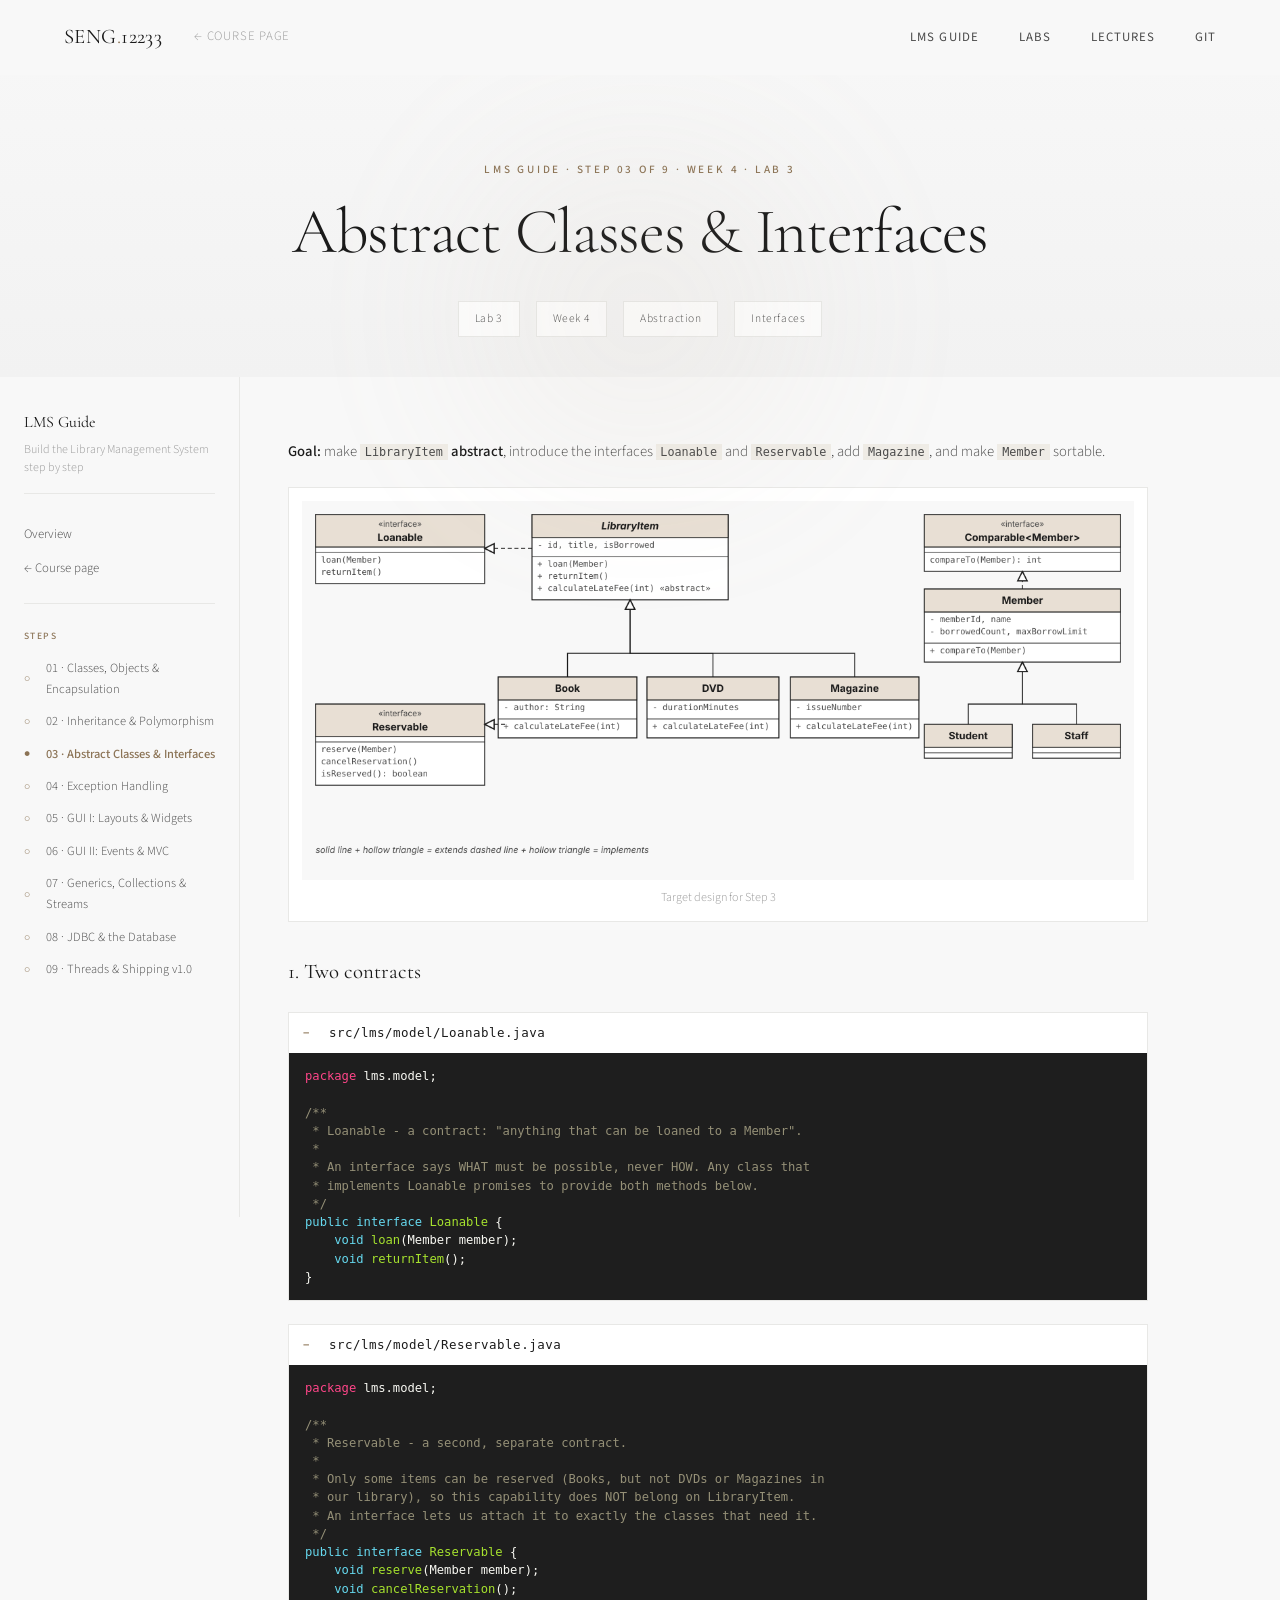
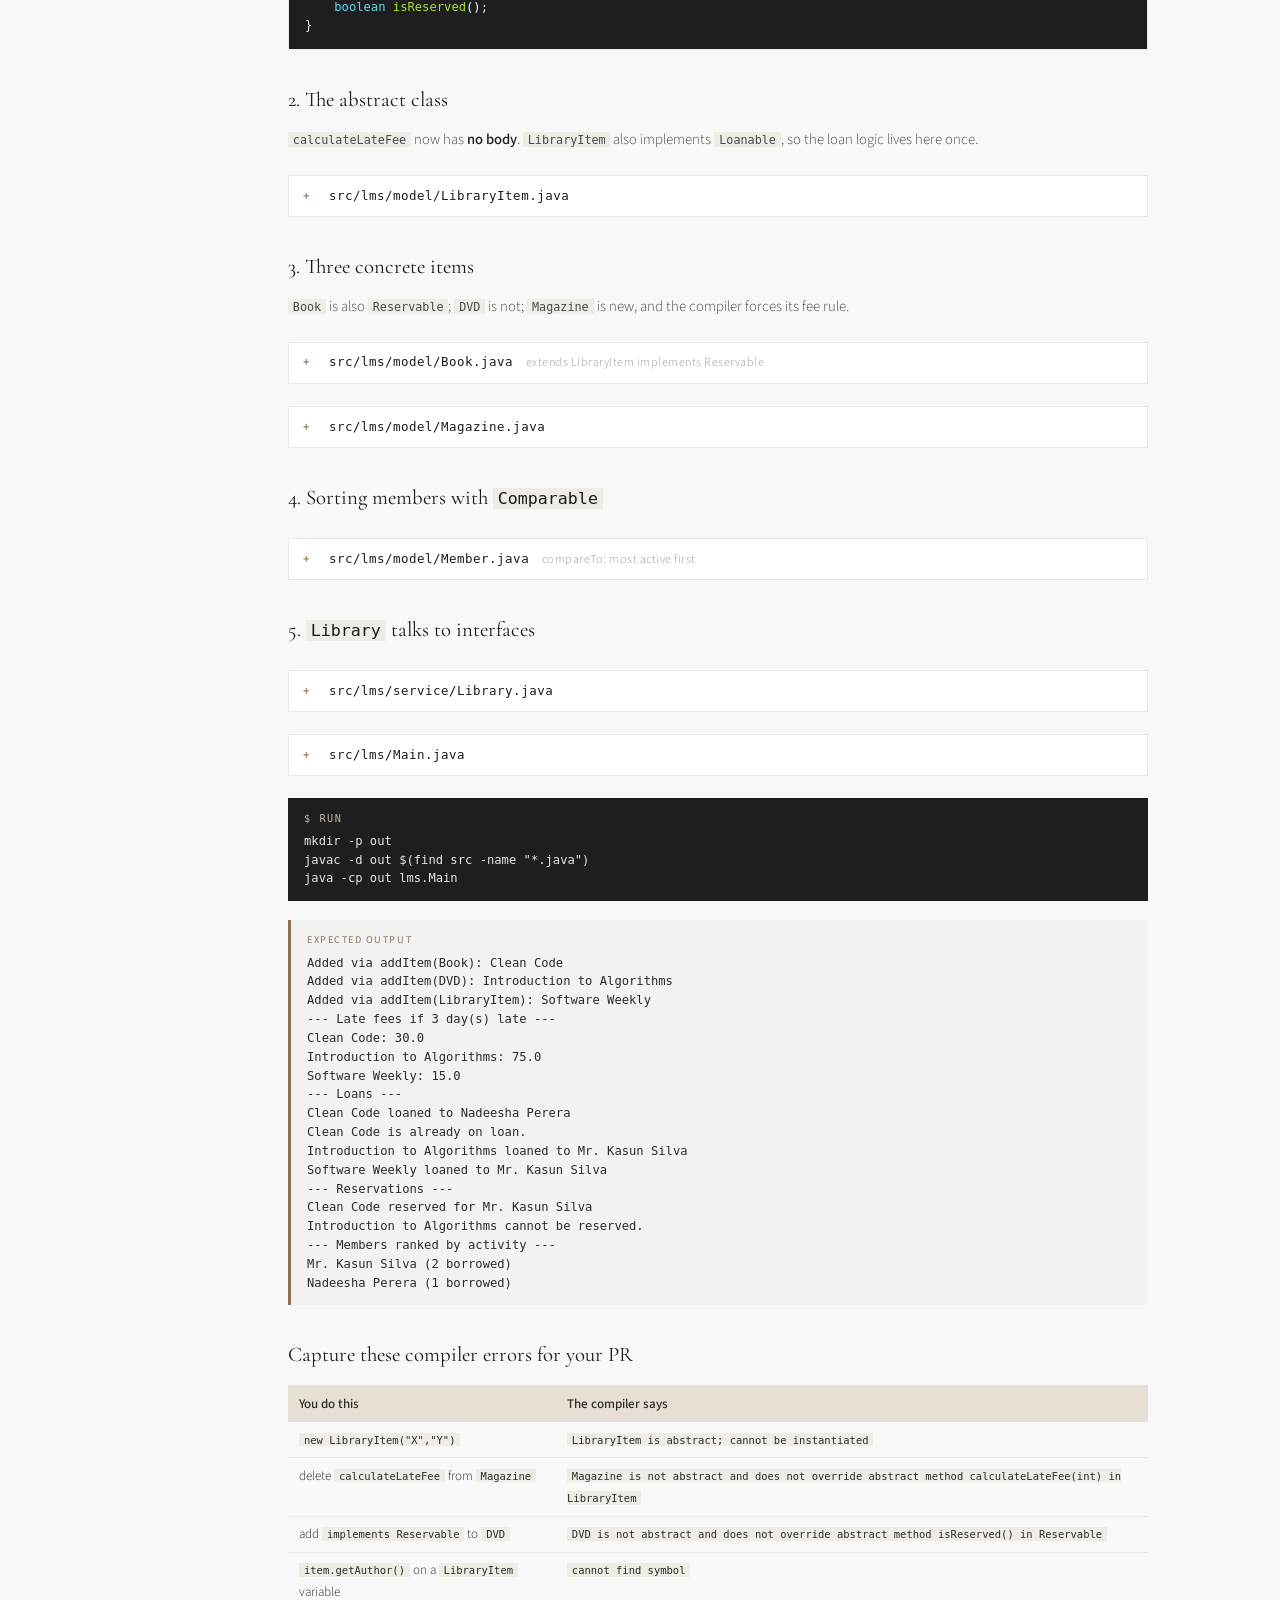
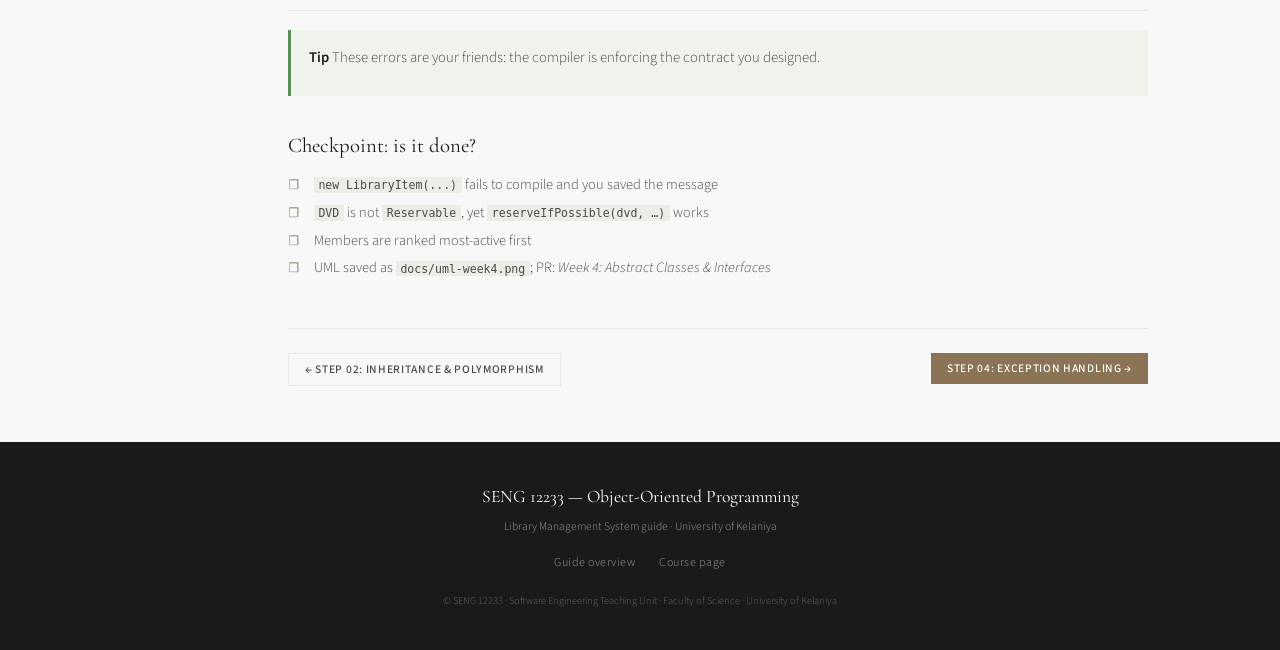
<file: lms-guide/step03_interfaces.html>
<!DOCTYPE html>
<html lang="en"><head><meta charset="UTF-8"/><meta name="viewport" content="width=device-width, initial-scale=1.0"/>
<title>Step 03: Abstract Classes &amp; Interfaces · SENG 12233 LMS Guide</title>
<link rel="preconnect" href="https://fonts.googleapis.com"/><link rel="preconnect" href="https://fonts.gstatic.com" crossorigin/>
<link href="https://fonts.googleapis.com/css2?family=Cormorant+Garamond:ital,wght@0,300;0,400;0,500;1,300;1,400&family=Source+Sans+3:wght@300;400;500;600&display=swap" rel="stylesheet"/>
<style>
:root {
            --white: #ffffff;
            --off-white: #f8f8f8;
            --cream: #f5f5f5;
            --light-gray: #e8e8e6;
            --medium-gray: #999999;
            --dark-gray: #4a4a4a;
            --charcoal: #2a2a2a;
            --black: #1a1a1a;
            --accent: #8b7355;
            --accent-light: #c4b5a0;
            --accent-pale: #e8dfd4;
            --font-serif: 'Cormorant Garamond', Georgia, serif;
            --font-sans: 'Source Sans 3', -apple-system, sans-serif;
        }

        * { margin: 0; padding: 0; box-sizing: border-box; }
        html { scroll-behavior: smooth; }

        body {
            font-family: var(--font-sans);
            background: var(--off-white);
            color: var(--charcoal);
            line-height: 1.7;
            font-weight: 300;
            overflow-x: hidden;
        }

        ::selection { background: var(--accent-light); color: var(--black); }
        a { text-decoration: none; color: inherit; }
        button { font-family: inherit; cursor: pointer; border: none; background: none; }

        /* ── Scroll Progress ── */
        .scroll-progress {
            position: fixed; top: 0; left: 0;
            height: 2px; background: var(--accent);
            z-index: 1001; transition: width 0.1s ease;
        }

        /* ── Navigation ── */
        nav {
            position: fixed; top: 0; left: 0; right: 0; z-index: 1000;
            padding: 1.2rem 4rem;
            display: flex; justify-content: space-between; align-items: center;
            background: rgba(248, 248, 248, 0.95);
            backdrop-filter: blur(20px);
            border-bottom: 1px solid transparent;
            transition: all 0.4s ease;
        }
        nav.scrolled { border-bottom: 1px solid var(--light-gray); padding: 0.8rem 4rem; }
        .nav-left { display: flex; align-items: center; gap: 2rem; }
        .nav-logo { font-family: var(--font-serif); font-size: 1.3rem; font-weight: 400; letter-spacing: 0.02em; color: var(--black); }
        .nav-logo span { color: var(--accent); }
        .nav-back { font-size: 0.8rem; letter-spacing: 0.06em; text-transform: uppercase; color: var(--medium-gray); transition: color 0.3s ease; display: flex; align-items: center; gap: 0.4rem; }
        .nav-back:hover { color: var(--accent); }
        .nav-links { display: flex; gap: 2.5rem; list-style: none; }
        .nav-links a { font-size: 0.8rem; font-weight: 400; letter-spacing: 0.08em; text-transform: uppercase; color: var(--dark-gray); position: relative; transition: color 0.3s ease; }
        .nav-links a::after { content: ''; position: absolute; bottom: -4px; left: 0; width: 0; height: 1px; background: var(--accent); transition: width 0.3s ease; }
        .nav-links a:hover { color: var(--black); }
        .nav-links a:hover::after { width: 100%; }
        .nav-links a.active { color: var(--accent); }
        .nav-links a.active::after { width: 100%; }
        .mobile-menu-btn { display: none; padding: 0.5rem; }
        .mobile-menu-btn span { display: block; width: 22px; height: 1.5px; background: var(--black); margin: 5px 0; transition: all 0.3s ease; }

        /* ── Hero ── */
        .hero {
            padding: 10rem 4rem 4rem; text-align: center; position: relative;
            background: linear-gradient(180deg, #f8f8f8 0%, #f2f2f2 100%);
        }
        .hero::before {
            content: ''; position: absolute; top: 30%; left: 50%; transform: translateX(-50%);
            width: 600px; height: 400px;
            background: radial-gradient(circle, var(--accent-light) 0%, transparent 70%);
            opacity: 0.12; filter: blur(80px);
        }
        .hero-label { font-size: 0.7rem; letter-spacing: 0.25em; text-transform: uppercase; color: var(--accent); margin-bottom: 1rem; font-weight: 500; }
        .hero h1 { font-family: var(--font-serif); font-size: clamp(2.5rem, 5vw, 4rem); font-weight: 300; line-height: 1.15; color: var(--black); margin-bottom: 1rem; letter-spacing: -0.02em; }
        .hero h1 em { font-style: italic; color: var(--accent); }
        .hero-description { font-size: 1.05rem; color: var(--dark-gray); max-width: 600px; margin: 0 auto 2rem; line-height: 1.8; }
        .hero-meta { display: flex; justify-content: center; flex-wrap: wrap; gap: 1rem; }
        .meta-tag { padding: 0.45rem 1rem; background: rgba(255,255,255,0.8); border: 1px solid var(--light-gray); font-size: 0.72rem; letter-spacing: 0.05em; color: var(--dark-gray); transition: all 0.3s ease; }
        .meta-tag:hover { border-color: var(--accent); color: var(--accent); }

        /* ── Progress Bar ── */
        .progress-section { max-width: 600px; margin: 2rem auto 0; }
        .progress-label { display: flex; justify-content: space-between; font-size: 0.72rem; letter-spacing: 0.08em; text-transform: uppercase; color: var(--medium-gray); margin-bottom: 0.5rem; }
        .progress-label-value { color: var(--accent); font-weight: 500; }
        .progress-bar { width: 100%; height: 3px; background: var(--light-gray); overflow: hidden; }
        .progress-fill { height: 100%; background: var(--accent); transition: width 0.8s ease; }

        /* ── Module Band ── */
        .module-band {
            background: var(--black);
            padding: 0.75rem 4rem;
            display: flex; justify-content: space-between; align-items: center;
            flex-wrap: wrap; gap: 0.5rem;
        }
        .module-band-left { font-size: 0.72rem; letter-spacing: 0.06em; color: var(--medium-gray); }
        .module-band-left strong { color: var(--accent); font-weight: 500; }
        .module-band-right { display: flex; gap: 1.5rem; }
        .module-band-right a { font-size: 0.7rem; letter-spacing: 0.06em; text-transform: uppercase; color: rgba(255,255,255,0.4); transition: color 0.3s; }
        .module-band-right a:hover { color: var(--white); }

        /* ── Layout ── */
        .layout { display: grid; grid-template-columns: 240px 1fr; gap: 0; max-width: 1400px; margin: 0 auto; }

        /* ── Sidebar ── */
        .sidebar {
            padding: 2rem 1.5rem; border-right: 1px solid var(--light-gray);
            position: sticky; top: 60px; height: calc(100vh - 60px);
            overflow-y: auto; background: var(--off-white);
        }
        .sidebar::-webkit-scrollbar { width: 3px; }
        .sidebar::-webkit-scrollbar-thumb { background: var(--light-gray); }
        .sidebar-title { font-family: var(--font-serif); font-size: 1rem; font-weight: 400; color: var(--black); margin-bottom: 0.3rem; }
        .sidebar-desc { font-size: 0.75rem; color: var(--medium-gray); margin-bottom: 1.5rem; padding-bottom: 1rem; border-bottom: 1px solid var(--light-gray); line-height: 1.5; }
        .sidebar-section { margin-bottom: 1.5rem; }
        .sidebar-section-label { font-size: 0.6rem; letter-spacing: 0.15em; text-transform: uppercase; color: var(--accent); margin-bottom: 0.5rem; font-weight: 500; }
        .sidebar-item { display: flex; align-items: center; gap: 0.5rem; padding: 0.35rem 0; font-size: 0.78rem; color: var(--dark-gray); cursor: pointer; transition: color 0.2s ease; }
        .sidebar-item:hover { color: var(--accent); }
        .sidebar-check { font-size: 0.65rem; color: var(--accent); min-width: 14px; }
        .sidebar-lock { font-size: 0.65rem; color: var(--light-gray); min-width: 14px; }
        .sidebar-nav-links { margin-bottom: 1.5rem; padding-bottom: 1rem; border-bottom: 1px solid var(--light-gray); }
        .sidebar-nav-link { display: block; padding: 0.4rem 0; font-size: 0.8rem; color: var(--dark-gray); transition: color 0.2s ease; }
        .sidebar-nav-link:hover { color: var(--accent); }
        .sidebar-nav-link.active { color: var(--accent); font-weight: 500; }

        /* ── Main Content ── */
        .main-content { padding: 2.5rem 3rem; min-height: 100vh; }

        /* ── Section Headers ── */
        .section-header { margin-bottom: 1.5rem; }
        .section-label { font-size: 0.65rem; letter-spacing: 0.2em; text-transform: uppercase; color: var(--accent); margin-bottom: 0.3rem; font-weight: 500; }
        .section-title { font-family: var(--font-serif); font-size: clamp(1.4rem, 2.5vw, 1.8rem); font-weight: 300; color: var(--black); letter-spacing: -0.01em; }

        /* ── Overview Card ── */
        .overview-card { background: #f2f2f2; padding: 1.5rem; margin-bottom: 2.5rem; border-left: 3px solid var(--accent); }
        .overview-card p { font-size: 0.9rem; color: var(--dark-gray); line-height: 1.7; margin-bottom: 0.5rem; }
        .overview-card p:last-child { margin-bottom: 0; }
        .overview-card strong { color: var(--black); font-weight: 500; }

        /* ── Part Divider ── */
        .part-divider { display: flex; align-items: center; gap: 1rem; padding: 1rem 0; margin: 2.5rem 0 1.5rem; border-bottom: 1px solid var(--light-gray); }
        .part-divider-num { font-family: var(--font-serif); font-size: 2rem; font-weight: 300; color: var(--accent-light); font-style: italic; line-height: 1; }
        .part-divider-content h3 { font-family: var(--font-serif); font-size: 1.15rem; font-weight: 400; color: var(--black); }
        .part-divider-content p { font-size: 0.72rem; color: var(--medium-gray); letter-spacing: 0.03em; }

        /* ── Lectures Grid ── */
        .lectures-grid { display: grid; grid-template-columns: repeat(auto-fill, minmax(320px, 1fr)); gap: 1.2rem; margin-bottom: 1.5rem; }

        /* ── Lecture Card ── */
        .lecture-card { background: var(--white); border: 1px solid var(--light-gray); transition: all 0.4s ease; position: relative; overflow: hidden; }
        .lecture-card::before { content: ''; position: absolute; top: 0; left: 0; width: 2px; height: 0; background: var(--accent); transition: height 0.4s ease; }
        .lecture-card:hover { border-color: var(--accent-light); box-shadow: 0 4px 20px rgba(0,0,0,0.04); }
        .lecture-card:hover::before { height: 100%; }
        .lecture-card-header { padding: 1.2rem 1.5rem 0.8rem; display: flex; justify-content: space-between; align-items: flex-start; }
        .lecture-num { font-family: var(--font-serif); font-size: 2.5rem; font-weight: 300; color: var(--light-gray); line-height: 1; font-style: italic; transition: color 0.3s ease; }
        .lecture-card:hover .lecture-num { color: var(--accent-light); }
        .lecture-title { font-family: var(--font-serif); font-size: 1.05rem; font-weight: 400; color: var(--black); line-height: 1.35; margin-bottom: 0.2rem; }
        .lecture-subtitle { font-size: 0.78rem; color: var(--medium-gray); }
        .lecture-ref { font-size: 0.68rem; color: var(--accent); margin-top: 0.3rem; letter-spacing: 0.03em; }
        .lecture-card-body { padding: 0 1.5rem 1.2rem; }
        .topics-list { list-style: none; margin-bottom: 1rem; }
        .topics-list li { padding: 0.3rem 0 0.3rem 1.2rem; position: relative; font-size: 0.82rem; color: var(--dark-gray); border-bottom: 1px solid #fafafa; line-height: 1.5; }
        .topics-list li:last-child { border-bottom: none; }
        .topics-list li::before { content: '→'; position: absolute; left: 0; color: var(--accent-light); font-size: 0.72rem; }
        .lecture-actions { display: flex; gap: 0.6rem; flex-wrap: wrap; }

        /* ── Buttons ── */
        .btn { padding: 0.45rem 1rem; font-size: 0.72rem; letter-spacing: 0.06em; text-transform: uppercase; font-weight: 500; transition: all 0.3s ease; display: inline-flex; align-items: center; gap: 0.4rem; }
        .btn-primary { background: var(--accent); color: var(--white); }
        .btn-primary:hover { background: var(--charcoal); }
        .btn-secondary { background: transparent; color: var(--dark-gray); border: 1px solid var(--light-gray); }
        .btn-secondary:hover { border-color: var(--accent); color: var(--accent); }

        /* ── Assessments ── */
        .assessments-grid { display: grid; grid-template-columns: repeat(auto-fill, minmax(340px, 1fr)); gap: 1.2rem; margin-top: 1.5rem; }
        .assessment-card { background: var(--white); border: 1px solid var(--light-gray); padding: 1.5rem; transition: all 0.4s ease; position: relative; overflow: hidden; }
        .assessment-card::before { content: ''; position: absolute; top: 0; left: 0; width: 2px; height: 0; background: var(--accent); transition: height 0.4s ease; }
        .assessment-card:hover { border-color: var(--accent-light); box-shadow: 0 4px 20px rgba(0,0,0,0.04); }
        .assessment-card:hover::before { height: 100%; }
        .assessment-type { font-size: 0.62rem; letter-spacing: 0.2em; text-transform: uppercase; color: var(--accent); margin-bottom: 0.5rem; font-weight: 500; }
        .assessment-title { font-family: var(--font-serif); font-size: 1.1rem; font-weight: 400; color: var(--black); margin-bottom: 0.4rem; line-height: 1.3; }
        .assessment-meta { font-size: 0.78rem; color: var(--medium-gray); margin-bottom: 0.8rem; }
        .assessment-desc { font-size: 0.83rem; color: var(--dark-gray); line-height: 1.65; margin-bottom: 1rem; }
        .assessment-tasks { list-style: none; margin-bottom: 1rem; }
        .assessment-tasks li { padding: 0.3rem 0 0.3rem 1.2rem; position: relative; font-size: 0.8rem; color: var(--dark-gray); border-bottom: 1px solid #fafafa; }
        .assessment-tasks li:last-child { border-bottom: none; }
        .assessment-tasks li::before { content: '→'; position: absolute; left: 0; color: var(--accent-light); font-size: 0.72rem; }
        .assessment-weight { display: inline-block; padding: 0.3rem 0.8rem; background: var(--accent-pale); color: var(--accent); font-size: 0.7rem; letter-spacing: 0.05em; font-weight: 500; }

        /* ── Resources Section ── */
        .resources-grid { display: grid; grid-template-columns: repeat(auto-fit, minmax(200px, 1fr)); gap: 1rem; margin-top: 1.5rem; }
        .resource-card { padding: 1.5rem; background: #f2f2f2; text-align: center; transition: all 0.3s ease; }
        .resource-card:hover { transform: translateY(-2px); box-shadow: 0 4px 15px rgba(0,0,0,0.04); }
        .resource-icon { font-size: 1.5rem; margin-bottom: 0.6rem; }
        .resource-card h3 { font-family: var(--font-serif); font-size: 0.95rem; font-weight: 400; color: var(--black); margin-bottom: 0.25rem; }
        .resource-card h3 a { color: inherit; transition: color 0.3s; }
        .resource-card h3 a:hover { color: var(--accent); }
        .resource-card p { font-size: 0.72rem; color: var(--medium-gray); }

        /* ── Learning Path ── */
        .learning-path { margin-top: 1.5rem; }
        .path-item { display: flex; gap: 1rem; padding: 0.8rem 0; border-bottom: 1px solid var(--light-gray); }
        .path-item:last-child { border-bottom: none; }
        .path-phase { font-family: var(--font-serif); font-size: 0.9rem; font-style: italic; color: var(--accent); min-width: 60px; }
        .path-desc { font-size: 0.85rem; color: var(--dark-gray); line-height: 1.6; }
        .path-desc strong { color: var(--black); font-weight: 500; }

        /* ── Course Structure ── */
        .course-structure { margin-top: 2rem; padding: 1.5rem; background: #f2f2f2; border-left: 3px solid var(--accent); }
        .course-structure p { font-size: 0.85rem; color: var(--dark-gray); margin-bottom: 0.5rem; line-height: 1.7; }
        .course-structure p:last-child { margin-bottom: 0; }
        .course-structure strong { color: var(--black); font-weight: 500; }

        /* ── Footer ── */
        footer { background: var(--black); color: var(--white); text-align: center; padding: 2.5rem 4rem; }
        .footer-title { font-family: var(--font-serif); font-size: 1.1rem; font-weight: 400; margin-bottom: 0.3rem; }
        .footer-sub { font-size: 0.72rem; color: var(--medium-gray); margin-bottom: 1rem; }
        .footer-links { display: flex; justify-content: center; gap: 1.5rem; flex-wrap: wrap; }
        .footer-links a { font-size: 0.75rem; color: var(--medium-gray); letter-spacing: 0.04em; transition: color 0.3s ease; }
        .footer-links a:hover { color: var(--white); }
        .footer-copy { font-size: 0.65rem; color: var(--medium-gray); margin-top: 1.2rem; opacity: 0.6; }

        /* ── Animations ── */
        .fade-in { opacity: 0; transform: translateY(12px); transition: opacity 0.5s ease, transform 0.5s ease; }
        .fade-in.visible { opacity: 1; transform: translateY(0); }

        /* ── Responsive ── */
        @media (max-width: 1024px) {
            .layout { grid-template-columns: 1fr; }
            .sidebar { display: none; }
            .main-content { padding: 2rem; }
        }
        @media (max-width: 768px) {
            nav { padding: 1rem 1.5rem; }
            .nav-links { display: none; }
            .mobile-menu-btn { display: block; }
            .hero { padding: 8rem 1.5rem 3rem; }
            .main-content { padding: 1.5rem; }
            .lectures-grid { grid-template-columns: 1fr; }
            .assessments-grid { grid-template-columns: 1fr; }
            .hero-meta { flex-direction: column; align-items: center; }
            .resources-grid { grid-template-columns: 1fr 1fr; }
            .module-band { padding: 0.75rem 1.5rem; }
            footer { padding: 2rem 1.5rem; }
        }
        @media (max-width: 480px) { .resources-grid { grid-template-columns: 1fr; } }
pre { line-height: 125%; }
td.linenos .normal { color: inherit; background-color: transparent; padding-left: 5px; padding-right: 5px; }
span.linenos { color: inherit; background-color: transparent; padding-left: 5px; padding-right: 5px; }
td.linenos .special { color: #000000; background-color: #ffffc0; padding-left: 5px; padding-right: 5px; }
span.linenos.special { color: #000000; background-color: #ffffc0; padding-left: 5px; padding-right: 5px; }
.hl .hll { background-color: #49483e }
.hl { background: #272822; color: #F8F8F2 }
.hl .c { color: #959077 } /* Comment */
.hl .err { color: #ED007E; background-color: #1E0010 } /* Error */
.hl .esc { color: #F8F8F2 } /* Escape */
.hl .g { color: #F8F8F2 } /* Generic */
.hl .k { color: #66D9EF } /* Keyword */
.hl .l { color: #AE81FF } /* Literal */
.hl .n { color: #F8F8F2 } /* Name */
.hl .o { color: #FF4689 } /* Operator */
.hl .x { color: #F8F8F2 } /* Other */
.hl .p { color: #F8F8F2 } /* Punctuation */
.hl .ch { color: #959077 } /* Comment.Hashbang */
.hl .cm { color: #959077 } /* Comment.Multiline */
.hl .cp { color: #959077 } /* Comment.Preproc */
.hl .cpf { color: #959077 } /* Comment.PreprocFile */
.hl .c1 { color: #959077 } /* Comment.Single */
.hl .cs { color: #959077 } /* Comment.Special */
.hl .gd { color: #FF4689 } /* Generic.Deleted */
.hl .ge { color: #F8F8F2; font-style: italic } /* Generic.Emph */
.hl .ges { color: #F8F8F2; font-weight: bold; font-style: italic } /* Generic.EmphStrong */
.hl .gr { color: #FF4689 } /* Generic.Error */
.hl .gh { color: #F8F8F2 } /* Generic.Heading */
.hl .gi { color: #A6E22E } /* Generic.Inserted */
.hl .go { color: #66D9EF } /* Generic.Output */
.hl .gp { color: #FF4689; font-weight: bold } /* Generic.Prompt */
.hl .gs { color: #F8F8F2; font-weight: bold } /* Generic.Strong */
.hl .gu { color: #959077 } /* Generic.Subheading */
.hl .gt { color: #66D9EF } /* Generic.Traceback */
.hl .kc { color: #66D9EF } /* Keyword.Constant */
.hl .kd { color: #66D9EF } /* Keyword.Declaration */
.hl .kn { color: #FF4689 } /* Keyword.Namespace */
.hl .kp { color: #66D9EF } /* Keyword.Pseudo */
.hl .kr { color: #66D9EF } /* Keyword.Reserved */
.hl .kt { color: #66D9EF } /* Keyword.Type */
.hl .ld { color: #E6DB74 } /* Literal.Date */
.hl .m { color: #AE81FF } /* Literal.Number */
.hl .s { color: #E6DB74 } /* Literal.String */
.hl .na { color: #A6E22E } /* Name.Attribute */
.hl .nb { color: #A6E22E } /* Name.Builtin */
.hl .nc { color: #A6E22E } /* Name.Class */
.hl .no { color: #66D9EF } /* Name.Constant */
.hl .nd { color: #A6E22E } /* Name.Decorator */
.hl .ni { color: #F8F8F2 } /* Name.Entity */
.hl .ne { color: #A6E22E } /* Name.Exception */
.hl .nf { color: #A6E22E } /* Name.Function */
.hl .nl { color: #F8F8F2 } /* Name.Label */
.hl .nn { color: #F8F8F2 } /* Name.Namespace */
.hl .nx { color: #A6E22E } /* Name.Other */
.hl .py { color: #F8F8F2 } /* Name.Property */
.hl .nt { color: #FF4689 } /* Name.Tag */
.hl .nv { color: #F8F8F2 } /* Name.Variable */
.hl .ow { color: #FF4689 } /* Operator.Word */
.hl .pm { color: #F8F8F2 } /* Punctuation.Marker */
.hl .w { color: #F8F8F2 } /* Text.Whitespace */
.hl .mb { color: #AE81FF } /* Literal.Number.Bin */
.hl .mf { color: #AE81FF } /* Literal.Number.Float */
.hl .mh { color: #AE81FF } /* Literal.Number.Hex */
.hl .mi { color: #AE81FF } /* Literal.Number.Integer */
.hl .mo { color: #AE81FF } /* Literal.Number.Oct */
.hl .sa { color: #E6DB74 } /* Literal.String.Affix */
.hl .sb { color: #E6DB74 } /* Literal.String.Backtick */
.hl .sc { color: #E6DB74 } /* Literal.String.Char */
.hl .dl { color: #E6DB74 } /* Literal.String.Delimiter */
.hl .sd { color: #E6DB74 } /* Literal.String.Doc */
.hl .s2 { color: #E6DB74 } /* Literal.String.Double */
.hl .se { color: #AE81FF } /* Literal.String.Escape */
.hl .sh { color: #E6DB74 } /* Literal.String.Heredoc */
.hl .si { color: #E6DB74 } /* Literal.String.Interpol */
.hl .sx { color: #E6DB74 } /* Literal.String.Other */
.hl .sr { color: #E6DB74 } /* Literal.String.Regex */
.hl .s1 { color: #E6DB74 } /* Literal.String.Single */
.hl .ss { color: #E6DB74 } /* Literal.String.Symbol */
.hl .bp { color: #A6E22E } /* Name.Builtin.Pseudo */
.hl .fm { color: #A6E22E } /* Name.Function.Magic */
.hl .vc { color: #F8F8F2 } /* Name.Variable.Class */
.hl .vg { color: #F8F8F2 } /* Name.Variable.Global */
.hl .vi { color: #F8F8F2 } /* Name.Variable.Instance */
.hl .vm { color: #F8F8F2 } /* Name.Variable.Magic */
.hl .il { color: #AE81FF } /* Literal.Number.Integer.Long */
.hl { background:#1e1e1e !important; }
.guide-intro { max-width: 860px; }
.step-block { margin: 1.4rem 0; }
.step-block p { font-size: 0.92rem; color: var(--dark-gray); line-height: 1.75; margin-bottom: .7rem; }
.step-block h3 { font-family: var(--font-serif); font-size: 1.3rem; font-weight: 400; color: var(--black); margin: 2rem 0 .6rem; }
.step-block h4 { font-size: .8rem; letter-spacing: .12em; text-transform: uppercase; color: var(--accent); margin: 1.2rem 0 .4rem; font-weight: 500; }
.step-block ul, .step-block ol { margin: 0 0 .9rem 1.3rem; font-size: .9rem; color: var(--dark-gray); }
.step-block li { margin: .25rem 0; line-height: 1.65; }
.step-block code, .callout code { font-family: 'DejaVu Sans Mono', Consolas, monospace; font-size: .8em; background: #efece6; padding: .05rem .3rem; }
.step-block strong { color: var(--black); font-weight: 500; }
.step-block table { border-collapse: collapse; width: 100%; font-size: .82rem; margin: .8rem 0 1.2rem; }
.step-block th { background: var(--accent-pale); text-align: left; padding: .45rem .7rem; font-weight: 500; }
.step-block td { padding: .4rem .7rem; border-bottom: 1px solid var(--light-gray); vertical-align: top; }
.codefile { margin: 1rem 0 1.4rem; border: 1px solid var(--light-gray); background: #fff; }
.codefile > summary { cursor: pointer; padding: .55rem .9rem; font-size: .78rem; letter-spacing: .04em; color: var(--dark-gray); display: flex; gap: .8rem; align-items: baseline; list-style: none; }
.codefile > summary::-webkit-details-marker { display: none; }
.codefile > summary::before { content: '+'; color: var(--accent); font-weight: 600; width: .8rem; }
.codefile[open] > summary::before { content: '\2212'; }
.codefile .fname { font-family: 'DejaVu Sans Mono', Consolas, monospace; color: var(--black); font-size: .78rem; }
.codefile .fcap { color: var(--medium-gray); font-size: .76rem; }
.codefile .hl { margin: 0; overflow-x: auto; }
.codefile pre { margin: 0; padding: .9rem 1rem; font-family: 'DejaVu Sans Mono', Consolas, monospace; font-size: .76rem; line-height: 1.5; font-weight: 400; }
.cmd, .out { margin: .8rem 0 1.2rem; font-family: 'DejaVu Sans Mono', Consolas, monospace; font-size: .76rem; line-height: 1.55; padding: .8rem 1rem; overflow-x: auto; white-space: pre; font-weight: 400; }
.cmd { background: #1e1e1e; color: #e6e6e6; }
.cmd::before { content: '$ run'; display:block; color: var(--accent-light); font-size: .64rem; letter-spacing: .15em; text-transform: uppercase; margin-bottom: .3rem; }
.out { background: #f2f2f2; border-left: 3px solid var(--accent); color: var(--charcoal); }
.out::before { content: 'expected output'; display:block; color: var(--accent); font-size: .64rem; letter-spacing: .15em; text-transform: uppercase; margin-bottom: .3rem; font-family: var(--font-sans); }
figure { margin: 1.2rem 0 1.6rem; background: #fff; border: 1px solid var(--light-gray); padding: .8rem; }
figure img { max-width: 100%; display: block; margin: 0 auto; }
figcaption { font-size: .76rem; color: var(--medium-gray); margin-top: .5rem; text-align: center; }
.callout { margin: 1.1rem 0; padding: .9rem 1.1rem; font-size: .88rem; line-height: 1.7; color: var(--dark-gray); background: #f2f2f2; border-left: 3px solid var(--accent); }
.callout.tip { border-left-color: #5d8a5a; background: #eef3ec; }
.callout.warn { border-left-color: #b5651d; background: #f7eee3; }
.callout.check { border-left-color: #3d6a99; background: #ecf1f6; }
.callout strong { color: var(--black); font-weight: 600; }
.pager { display:flex; justify-content: space-between; gap: 1rem; margin: 3rem 0 1rem; padding-top: 1.5rem; border-top: 1px solid var(--light-gray); flex-wrap: wrap; }
.checklist { list-style: none; margin-left: 0 !important; }
.checklist li { padding-left: 1.6rem; position: relative; }
.checklist li::before { content: '\2610'; position: absolute; left: 0; color: var(--accent); }
.sidebar-item a { display:flex; gap:.5rem; width:100%; }
.sidebar-item.current { color: var(--accent); font-weight: 500; }

</style></head><body>
<div class="scroll-progress" id="scrollBar"></div>
<nav id="mainNav"><div class="nav-left"><div class="nav-logo">SENG<span>.</span>12233</div><a class="nav-back" href="../index.html">← Course page</a></div>
<ul class="nav-links"><li><a href="index.html" class="">LMS Guide</a></li><li><a href="../index.html#labs">Labs</a></li><li><a href="../index.html#lectures">Lectures</a></li><li><a href="../index.html#git">Git</a></li></ul>
<button class="mobile-menu-btn" aria-label="Menu"><span></span><span></span><span></span></button></nav>
<section class="hero" style="padding-bottom:2.5rem"><p class="hero-label">LMS Guide · Step 03 of 9 · Week 4 · Lab 3</p><h1>Abstract Classes & Interfaces</h1><p class="hero-description"></p><div class="hero-meta"><span class="meta-tag">Lab 3</span><span class="meta-tag">Week 4</span><span class="meta-tag">Abstraction</span><span class="meta-tag">Interfaces</span></div></section>
<div class="layout"><aside class="sidebar">
    <p class="sidebar-title">LMS Guide</p>
    <p class="sidebar-desc">Build the Library Management System step by step</p>
    <div class="sidebar-nav-links">
      <a class="sidebar-nav-link" href="index.html">Overview</a>
      <a class="sidebar-nav-link" href="../index.html">← Course page</a>
    </div>
    <div class="sidebar-section"><p class="sidebar-section-label">Steps</p><div class="sidebar-item"><span class="sidebar-check">○</span><a href="step01_encapsulation.html">01 · Classes, Objects & Encapsulation</a></div><div class="sidebar-item"><span class="sidebar-check">○</span><a href="step02_inheritance.html">02 · Inheritance & Polymorphism</a></div><div class="sidebar-item current"><span class="sidebar-check">●</span><a href="step03_interfaces.html">03 · Abstract Classes & Interfaces</a></div><div class="sidebar-item"><span class="sidebar-check">○</span><a href="step04_exceptions.html">04 · Exception Handling</a></div><div class="sidebar-item"><span class="sidebar-check">○</span><a href="step05_gui_layouts.html">05 · GUI I: Layouts & Widgets</a></div><div class="sidebar-item"><span class="sidebar-check">○</span><a href="step06_gui_events_mvc.html">06 · GUI II: Events & MVC</a></div><div class="sidebar-item"><span class="sidebar-check">○</span><a href="step07_generics_streams.html">07 · Generics, Collections & Streams</a></div><div class="sidebar-item"><span class="sidebar-check">○</span><a href="step08_jdbc.html">08 · JDBC & the Database</a></div><div class="sidebar-item"><span class="sidebar-check">○</span><a href="step09_threads_final.html">09 · Threads & Shipping v1.0</a></div></div>
  </aside><main class="main-content"><div class="guide-intro"><div class="step-block"><p><strong>Goal:</strong> make <code>LibraryItem</code> <strong>abstract</strong>, introduce the interfaces <code>Loanable</code> and <code>Reservable</code>, add <code>Magazine</code>, and make <code>Member</code> sortable.</p></div>
<figure><img src="img/uml_w4.png" alt="Target design for Step 3"/><figcaption>Target design for Step 3</figcaption></figure>
<div class="step-block"><h3>1. Two contracts</h3></div>
<details class="codefile" open><summary><span class="fname">src/lms/model/Loanable.java</span></summary><div class="hl"><pre><span></span><span class="kn">package</span><span class="w"> </span><span class="nn">lms.model</span><span class="p">;</span>

<span class="cm">/**</span>
<span class="cm"> * Loanable - a contract: "anything that can be loaned to a Member".</span>
<span class="cm"> *</span>
<span class="cm"> * An interface says WHAT must be possible, never HOW. Any class that</span>
<span class="cm"> * implements Loanable promises to provide both methods below.</span>
<span class="cm"> */</span>
<span class="kd">public</span><span class="w"> </span><span class="kd">interface</span> <span class="nc">Loanable</span><span class="w"> </span><span class="p">{</span>
<span class="w">    </span><span class="kt">void</span><span class="w"> </span><span class="nf">loan</span><span class="p">(</span><span class="n">Member</span><span class="w"> </span><span class="n">member</span><span class="p">);</span>
<span class="w">    </span><span class="kt">void</span><span class="w"> </span><span class="nf">returnItem</span><span class="p">();</span>
<span class="p">}</span>
</pre></div>
</details>
<details class="codefile" open><summary><span class="fname">src/lms/model/Reservable.java</span></summary><div class="hl"><pre><span></span><span class="kn">package</span><span class="w"> </span><span class="nn">lms.model</span><span class="p">;</span>

<span class="cm">/**</span>
<span class="cm"> * Reservable - a second, separate contract.</span>
<span class="cm"> *</span>
<span class="cm"> * Only some items can be reserved (Books, but not DVDs or Magazines in</span>
<span class="cm"> * our library), so this capability does NOT belong on LibraryItem.</span>
<span class="cm"> * An interface lets us attach it to exactly the classes that need it.</span>
<span class="cm"> */</span>
<span class="kd">public</span><span class="w"> </span><span class="kd">interface</span> <span class="nc">Reservable</span><span class="w"> </span><span class="p">{</span>
<span class="w">    </span><span class="kt">void</span><span class="w"> </span><span class="nf">reserve</span><span class="p">(</span><span class="n">Member</span><span class="w"> </span><span class="n">member</span><span class="p">);</span>
<span class="w">    </span><span class="kt">void</span><span class="w"> </span><span class="nf">cancelReservation</span><span class="p">();</span>
<span class="w">    </span><span class="kt">boolean</span><span class="w"> </span><span class="nf">isReserved</span><span class="p">();</span>
<span class="p">}</span>
</pre></div>
</details>
<div class="step-block"><h3>2. The abstract class</h3>
<p><code>calculateLateFee</code> now has <strong>no body</strong>. <code>LibraryItem</code> also implements <code>Loanable</code>, so the loan logic lives here once.</p></div>
<details class="codefile"><summary><span class="fname">src/lms/model/LibraryItem.java</span></summary><div class="hl"><pre><span></span><span class="kn">package</span><span class="w"> </span><span class="nn">lms.model</span><span class="p">;</span>

<span class="cm">/**</span>
<span class="cm"> * LibraryItem - Week 4 version.</span>
<span class="cm"> *</span>
<span class="cm"> * Two changes from Week 3:</span>
<span class="cm"> *   1. It now IMPLEMENTS the Loanable interface (a contract it fulfils).</span>
<span class="cm"> *   2. calculateLateFee() is now truly ABSTRACT - no default body.</span>
<span class="cm"> *      Every subclass must write its own, or it will not compile.</span>
<span class="cm"> */</span>
<span class="kd">public</span><span class="w"> </span><span class="kd">abstract</span><span class="w"> </span><span class="kd">class</span> <span class="nc">LibraryItem</span><span class="w"> </span><span class="kd">implements</span><span class="w"> </span><span class="n">Loanable</span><span class="w"> </span><span class="p">{</span>
<span class="w">    </span><span class="kd">private</span><span class="w"> </span><span class="n">String</span><span class="w"> </span><span class="n">id</span><span class="p">;</span>
<span class="w">    </span><span class="kd">private</span><span class="w"> </span><span class="n">String</span><span class="w"> </span><span class="n">title</span><span class="p">;</span>
<span class="w">    </span><span class="kd">private</span><span class="w"> </span><span class="kt">boolean</span><span class="w"> </span><span class="n">isBorrowed</span><span class="p">;</span>

<span class="w">    </span><span class="kd">public</span><span class="w"> </span><span class="nf">LibraryItem</span><span class="p">(</span><span class="n">String</span><span class="w"> </span><span class="n">id</span><span class="p">,</span><span class="w"> </span><span class="n">String</span><span class="w"> </span><span class="n">title</span><span class="p">)</span><span class="w"> </span><span class="p">{</span>
<span class="w">        </span><span class="n">setId</span><span class="p">(</span><span class="n">id</span><span class="p">);</span>
<span class="w">        </span><span class="n">setTitle</span><span class="p">(</span><span class="n">title</span><span class="p">);</span>
<span class="w">        </span><span class="k">this</span><span class="p">.</span><span class="na">isBorrowed</span><span class="w"> </span><span class="o">=</span><span class="w"> </span><span class="kc">false</span><span class="p">;</span>
<span class="w">    </span><span class="p">}</span>

<span class="w">    </span><span class="kd">public</span><span class="w"> </span><span class="n">String</span><span class="w"> </span><span class="nf">getId</span><span class="p">()</span><span class="w"> </span><span class="p">{</span><span class="w"> </span><span class="k">return</span><span class="w"> </span><span class="n">id</span><span class="p">;</span><span class="w"> </span><span class="p">}</span>
<span class="w">    </span><span class="kd">public</span><span class="w"> </span><span class="n">String</span><span class="w"> </span><span class="nf">getTitle</span><span class="p">()</span><span class="w"> </span><span class="p">{</span><span class="w"> </span><span class="k">return</span><span class="w"> </span><span class="n">title</span><span class="p">;</span><span class="w"> </span><span class="p">}</span>
<span class="w">    </span><span class="kd">public</span><span class="w"> </span><span class="kt">boolean</span><span class="w"> </span><span class="nf">isBorrowed</span><span class="p">()</span><span class="w"> </span><span class="p">{</span><span class="w"> </span><span class="k">return</span><span class="w"> </span><span class="n">isBorrowed</span><span class="p">;</span><span class="w"> </span><span class="p">}</span>

<span class="w">    </span><span class="kd">public</span><span class="w"> </span><span class="kt">void</span><span class="w"> </span><span class="nf">setId</span><span class="p">(</span><span class="n">String</span><span class="w"> </span><span class="n">id</span><span class="p">)</span><span class="w"> </span><span class="p">{</span>
<span class="w">        </span><span class="k">if</span><span class="w"> </span><span class="p">(</span><span class="n">id</span><span class="w"> </span><span class="o">==</span><span class="w"> </span><span class="kc">null</span><span class="w"> </span><span class="o">||</span><span class="w"> </span><span class="n">id</span><span class="p">.</span><span class="na">isBlank</span><span class="p">())</span><span class="w"> </span><span class="k">throw</span><span class="w"> </span><span class="k">new</span><span class="w"> </span><span class="n">IllegalArgumentException</span><span class="p">(</span><span class="s">"Id cannot be blank"</span><span class="p">);</span>
<span class="w">        </span><span class="k">this</span><span class="p">.</span><span class="na">id</span><span class="w"> </span><span class="o">=</span><span class="w"> </span><span class="n">id</span><span class="p">;</span>
<span class="w">    </span><span class="p">}</span>

<span class="w">    </span><span class="kd">public</span><span class="w"> </span><span class="kt">void</span><span class="w"> </span><span class="nf">setTitle</span><span class="p">(</span><span class="n">String</span><span class="w"> </span><span class="n">title</span><span class="p">)</span><span class="w"> </span><span class="p">{</span>
<span class="w">        </span><span class="k">if</span><span class="w"> </span><span class="p">(</span><span class="n">title</span><span class="w"> </span><span class="o">==</span><span class="w"> </span><span class="kc">null</span><span class="w"> </span><span class="o">||</span><span class="w"> </span><span class="n">title</span><span class="p">.</span><span class="na">isBlank</span><span class="p">())</span><span class="w"> </span><span class="k">throw</span><span class="w"> </span><span class="k">new</span><span class="w"> </span><span class="n">IllegalArgumentException</span><span class="p">(</span><span class="s">"Title cannot be blank"</span><span class="p">);</span>
<span class="w">        </span><span class="k">this</span><span class="p">.</span><span class="na">title</span><span class="w"> </span><span class="o">=</span><span class="w"> </span><span class="n">title</span><span class="p">;</span>
<span class="w">    </span><span class="p">}</span>

<span class="w">    </span><span class="c1">// ---- Loanable contract (shared implementation lives here) ----</span>

<span class="w">    </span><span class="nd">@Override</span>
<span class="w">    </span><span class="kd">public</span><span class="w"> </span><span class="kt">void</span><span class="w"> </span><span class="nf">loan</span><span class="p">(</span><span class="n">Member</span><span class="w"> </span><span class="n">member</span><span class="p">)</span><span class="w"> </span><span class="p">{</span>
<span class="w">        </span><span class="k">if</span><span class="w"> </span><span class="p">(</span><span class="n">isBorrowed</span><span class="p">)</span><span class="w"> </span><span class="p">{</span>
<span class="w">            </span><span class="n">System</span><span class="p">.</span><span class="na">out</span><span class="p">.</span><span class="na">println</span><span class="p">(</span><span class="n">title</span><span class="w"> </span><span class="o">+</span><span class="w"> </span><span class="s">" is already on loan."</span><span class="p">);</span>
<span class="w">        </span><span class="p">}</span><span class="w"> </span><span class="k">else</span><span class="w"> </span><span class="k">if</span><span class="w"> </span><span class="p">(</span><span class="n">member</span><span class="p">.</span><span class="na">getBorrowedCount</span><span class="p">()</span><span class="w"> </span><span class="o">&gt;=</span><span class="w"> </span><span class="n">member</span><span class="p">.</span><span class="na">getMaxBorrowLimit</span><span class="p">())</span><span class="w"> </span><span class="p">{</span>
<span class="w">            </span><span class="n">System</span><span class="p">.</span><span class="na">out</span><span class="p">.</span><span class="na">println</span><span class="p">(</span><span class="n">member</span><span class="p">.</span><span class="na">getName</span><span class="p">()</span><span class="w"> </span><span class="o">+</span><span class="w"> </span><span class="s">" has reached the limit of "</span><span class="w"> </span><span class="o">+</span><span class="w"> </span><span class="n">member</span><span class="p">.</span><span class="na">getMaxBorrowLimit</span><span class="p">()</span><span class="w"> </span><span class="o">+</span><span class="w"> </span><span class="s">" items."</span><span class="p">);</span>
<span class="w">        </span><span class="p">}</span><span class="w"> </span><span class="k">else</span><span class="w"> </span><span class="p">{</span>
<span class="w">            </span><span class="n">isBorrowed</span><span class="w"> </span><span class="o">=</span><span class="w"> </span><span class="kc">true</span><span class="p">;</span>
<span class="w">            </span><span class="n">member</span><span class="p">.</span><span class="na">incrementBorrowedCount</span><span class="p">();</span>
<span class="w">            </span><span class="n">System</span><span class="p">.</span><span class="na">out</span><span class="p">.</span><span class="na">println</span><span class="p">(</span><span class="n">title</span><span class="w"> </span><span class="o">+</span><span class="w"> </span><span class="s">" loaned to "</span><span class="w"> </span><span class="o">+</span><span class="w"> </span><span class="n">member</span><span class="p">.</span><span class="na">getName</span><span class="p">());</span>
<span class="w">        </span><span class="p">}</span>
<span class="w">    </span><span class="p">}</span>

<span class="w">    </span><span class="nd">@Override</span>
<span class="w">    </span><span class="kd">public</span><span class="w"> </span><span class="kt">void</span><span class="w"> </span><span class="nf">returnItem</span><span class="p">()</span><span class="w"> </span><span class="p">{</span>
<span class="w">        </span><span class="n">isBorrowed</span><span class="w"> </span><span class="o">=</span><span class="w"> </span><span class="kc">false</span><span class="p">;</span>
<span class="w">        </span><span class="n">System</span><span class="p">.</span><span class="na">out</span><span class="p">.</span><span class="na">println</span><span class="p">(</span><span class="n">title</span><span class="w"> </span><span class="o">+</span><span class="w"> </span><span class="s">" returned."</span><span class="p">);</span>
<span class="w">    </span><span class="p">}</span>

<span class="w">    </span><span class="cm">/** No body: each subclass MUST define its own late-fee rule. */</span>
<span class="w">    </span><span class="kd">public</span><span class="w"> </span><span class="kd">abstract</span><span class="w"> </span><span class="kt">double</span><span class="w"> </span><span class="nf">calculateLateFee</span><span class="p">(</span><span class="kt">int</span><span class="w"> </span><span class="n">daysLate</span><span class="p">);</span>

<span class="w">    </span><span class="nd">@Override</span>
<span class="w">    </span><span class="kd">public</span><span class="w"> </span><span class="n">String</span><span class="w"> </span><span class="nf">toString</span><span class="p">()</span><span class="w"> </span><span class="p">{</span>
<span class="w">        </span><span class="k">return</span><span class="w"> </span><span class="n">getClass</span><span class="p">().</span><span class="na">getSimpleName</span><span class="p">()</span><span class="w"> </span><span class="o">+</span><span class="w"> </span><span class="s">"{id='"</span><span class="w"> </span><span class="o">+</span><span class="w"> </span><span class="n">id</span><span class="w"> </span><span class="o">+</span><span class="w"> </span><span class="s">"', title='"</span><span class="w"> </span><span class="o">+</span><span class="w"> </span><span class="n">title</span><span class="w"> </span><span class="o">+</span><span class="w"> </span><span class="s">"', borrowed="</span><span class="w"> </span><span class="o">+</span><span class="w"> </span><span class="n">isBorrowed</span><span class="w"> </span><span class="o">+</span><span class="w"> </span><span class="s">"}"</span><span class="p">;</span>
<span class="w">    </span><span class="p">}</span>
<span class="p">}</span>
</pre></div>
</details>
<div class="step-block"><h3>3. Three concrete items</h3>
<p><code>Book</code> is also <code>Reservable</code>; <code>DVD</code> is not; <code>Magazine</code> is new, and the compiler forces its fee rule.</p></div>
<details class="codefile"><summary><span class="fname">src/lms/model/Book.java</span><span class="fcap">extends LibraryItem implements Reservable</span></summary><div class="hl"><pre><span></span><span class="kn">package</span><span class="w"> </span><span class="nn">lms.model</span><span class="p">;</span>

<span class="cm">/** Book - a LibraryItem that can ALSO be reserved (implements Reservable). */</span>
<span class="kd">public</span><span class="w"> </span><span class="kd">class</span> <span class="nc">Book</span><span class="w"> </span><span class="kd">extends</span><span class="w"> </span><span class="n">LibraryItem</span><span class="w"> </span><span class="kd">implements</span><span class="w"> </span><span class="n">Reservable</span><span class="w"> </span><span class="p">{</span>
<span class="w">    </span><span class="kd">private</span><span class="w"> </span><span class="n">String</span><span class="w"> </span><span class="n">author</span><span class="p">;</span>
<span class="w">    </span><span class="kd">private</span><span class="w"> </span><span class="n">Member</span><span class="w"> </span><span class="n">reservedBy</span><span class="p">;</span>

<span class="w">    </span><span class="kd">public</span><span class="w"> </span><span class="nf">Book</span><span class="p">(</span><span class="n">String</span><span class="w"> </span><span class="n">id</span><span class="p">,</span><span class="w"> </span><span class="n">String</span><span class="w"> </span><span class="n">title</span><span class="p">,</span><span class="w"> </span><span class="n">String</span><span class="w"> </span><span class="n">author</span><span class="p">)</span><span class="w"> </span><span class="p">{</span>
<span class="w">        </span><span class="kd">super</span><span class="p">(</span><span class="n">id</span><span class="p">,</span><span class="w"> </span><span class="n">title</span><span class="p">);</span>
<span class="w">        </span><span class="n">setAuthor</span><span class="p">(</span><span class="n">author</span><span class="p">);</span>
<span class="w">    </span><span class="p">}</span>

<span class="w">    </span><span class="kd">public</span><span class="w"> </span><span class="n">String</span><span class="w"> </span><span class="nf">getAuthor</span><span class="p">()</span><span class="w"> </span><span class="p">{</span><span class="w"> </span><span class="k">return</span><span class="w"> </span><span class="n">author</span><span class="p">;</span><span class="w"> </span><span class="p">}</span>

<span class="w">    </span><span class="kd">public</span><span class="w"> </span><span class="kt">void</span><span class="w"> </span><span class="nf">setAuthor</span><span class="p">(</span><span class="n">String</span><span class="w"> </span><span class="n">author</span><span class="p">)</span><span class="w"> </span><span class="p">{</span>
<span class="w">        </span><span class="k">if</span><span class="w"> </span><span class="p">(</span><span class="n">author</span><span class="w"> </span><span class="o">==</span><span class="w"> </span><span class="kc">null</span><span class="w"> </span><span class="o">||</span><span class="w"> </span><span class="n">author</span><span class="p">.</span><span class="na">isBlank</span><span class="p">())</span><span class="w"> </span><span class="k">throw</span><span class="w"> </span><span class="k">new</span><span class="w"> </span><span class="n">IllegalArgumentException</span><span class="p">(</span><span class="s">"Author cannot be blank"</span><span class="p">);</span>
<span class="w">        </span><span class="k">this</span><span class="p">.</span><span class="na">author</span><span class="w"> </span><span class="o">=</span><span class="w"> </span><span class="n">author</span><span class="p">;</span>
<span class="w">    </span><span class="p">}</span>

<span class="w">    </span><span class="cm">/** Books used to inherit a default rate; now each class states its own. */</span>
<span class="w">    </span><span class="nd">@Override</span>
<span class="w">    </span><span class="kd">public</span><span class="w"> </span><span class="kt">double</span><span class="w"> </span><span class="nf">calculateLateFee</span><span class="p">(</span><span class="kt">int</span><span class="w"> </span><span class="n">daysLate</span><span class="p">)</span><span class="w"> </span><span class="p">{</span>
<span class="w">        </span><span class="k">return</span><span class="w"> </span><span class="n">daysLate</span><span class="w"> </span><span class="o">*</span><span class="w"> </span><span class="mf">10.0</span><span class="p">;</span>
<span class="w">    </span><span class="p">}</span>

<span class="w">    </span><span class="c1">// ---- Reservable contract ----</span>

<span class="w">    </span><span class="nd">@Override</span>
<span class="w">    </span><span class="kd">public</span><span class="w"> </span><span class="kt">void</span><span class="w"> </span><span class="nf">reserve</span><span class="p">(</span><span class="n">Member</span><span class="w"> </span><span class="n">member</span><span class="p">)</span><span class="w"> </span><span class="p">{</span>
<span class="w">        </span><span class="k">if</span><span class="w"> </span><span class="p">(</span><span class="n">reservedBy</span><span class="w"> </span><span class="o">!=</span><span class="w"> </span><span class="kc">null</span><span class="p">)</span><span class="w"> </span><span class="p">{</span>
<span class="w">            </span><span class="n">System</span><span class="p">.</span><span class="na">out</span><span class="p">.</span><span class="na">println</span><span class="p">(</span><span class="n">getTitle</span><span class="p">()</span><span class="w"> </span><span class="o">+</span><span class="w"> </span><span class="s">" is already reserved by "</span><span class="w"> </span><span class="o">+</span><span class="w"> </span><span class="n">reservedBy</span><span class="p">.</span><span class="na">getName</span><span class="p">());</span>
<span class="w">        </span><span class="p">}</span><span class="w"> </span><span class="k">else</span><span class="w"> </span><span class="p">{</span>
<span class="w">            </span><span class="n">reservedBy</span><span class="w"> </span><span class="o">=</span><span class="w"> </span><span class="n">member</span><span class="p">;</span>
<span class="w">            </span><span class="n">System</span><span class="p">.</span><span class="na">out</span><span class="p">.</span><span class="na">println</span><span class="p">(</span><span class="n">getTitle</span><span class="p">()</span><span class="w"> </span><span class="o">+</span><span class="w"> </span><span class="s">" reserved for "</span><span class="w"> </span><span class="o">+</span><span class="w"> </span><span class="n">member</span><span class="p">.</span><span class="na">getName</span><span class="p">());</span>
<span class="w">        </span><span class="p">}</span>
<span class="w">    </span><span class="p">}</span>

<span class="w">    </span><span class="nd">@Override</span>
<span class="w">    </span><span class="kd">public</span><span class="w"> </span><span class="kt">void</span><span class="w"> </span><span class="nf">cancelReservation</span><span class="p">()</span><span class="w"> </span><span class="p">{</span>
<span class="w">        </span><span class="n">reservedBy</span><span class="w"> </span><span class="o">=</span><span class="w"> </span><span class="kc">null</span><span class="p">;</span>
<span class="w">        </span><span class="n">System</span><span class="p">.</span><span class="na">out</span><span class="p">.</span><span class="na">println</span><span class="p">(</span><span class="s">"Reservation cancelled for "</span><span class="w"> </span><span class="o">+</span><span class="w"> </span><span class="n">getTitle</span><span class="p">());</span>
<span class="w">    </span><span class="p">}</span>

<span class="w">    </span><span class="nd">@Override</span>
<span class="w">    </span><span class="kd">public</span><span class="w"> </span><span class="kt">boolean</span><span class="w"> </span><span class="nf">isReserved</span><span class="p">()</span><span class="w"> </span><span class="p">{</span><span class="w"> </span><span class="k">return</span><span class="w"> </span><span class="n">reservedBy</span><span class="w"> </span><span class="o">!=</span><span class="w"> </span><span class="kc">null</span><span class="p">;</span><span class="w"> </span><span class="p">}</span>
<span class="p">}</span>
</pre></div>
</details>
<details class="codefile"><summary><span class="fname">src/lms/model/Magazine.java</span></summary><div class="hl"><pre><span></span><span class="kn">package</span><span class="w"> </span><span class="nn">lms.model</span><span class="p">;</span>

<span class="cm">/**</span>
<span class="cm"> * Magazine - a NEW kind of item added this week.</span>
<span class="cm"> *</span>
<span class="cm"> * Try this experiment: delete the calculateLateFee() method below and</span>
<span class="cm"> * try to compile. Because LibraryItem declares it abstract, the compiler</span>
<span class="cm"> * refuses: "Magazine is not abstract and does not override abstract method".</span>
<span class="cm"> */</span>
<span class="kd">public</span><span class="w"> </span><span class="kd">class</span> <span class="nc">Magazine</span><span class="w"> </span><span class="kd">extends</span><span class="w"> </span><span class="n">LibraryItem</span><span class="w"> </span><span class="p">{</span>
<span class="w">    </span><span class="kd">private</span><span class="w"> </span><span class="kt">int</span><span class="w"> </span><span class="n">issueNumber</span><span class="p">;</span>

<span class="w">    </span><span class="kd">public</span><span class="w"> </span><span class="nf">Magazine</span><span class="p">(</span><span class="n">String</span><span class="w"> </span><span class="n">id</span><span class="p">,</span><span class="w"> </span><span class="n">String</span><span class="w"> </span><span class="n">title</span><span class="p">,</span><span class="w"> </span><span class="kt">int</span><span class="w"> </span><span class="n">issueNumber</span><span class="p">)</span><span class="w"> </span><span class="p">{</span>
<span class="w">        </span><span class="kd">super</span><span class="p">(</span><span class="n">id</span><span class="p">,</span><span class="w"> </span><span class="n">title</span><span class="p">);</span>
<span class="w">        </span><span class="k">this</span><span class="p">.</span><span class="na">issueNumber</span><span class="w"> </span><span class="o">=</span><span class="w"> </span><span class="n">issueNumber</span><span class="p">;</span>
<span class="w">    </span><span class="p">}</span>

<span class="w">    </span><span class="kd">public</span><span class="w"> </span><span class="kt">int</span><span class="w"> </span><span class="nf">getIssueNumber</span><span class="p">()</span><span class="w"> </span><span class="p">{</span><span class="w"> </span><span class="k">return</span><span class="w"> </span><span class="n">issueNumber</span><span class="p">;</span><span class="w"> </span><span class="p">}</span>

<span class="w">    </span><span class="nd">@Override</span>
<span class="w">    </span><span class="kd">public</span><span class="w"> </span><span class="kt">double</span><span class="w"> </span><span class="nf">calculateLateFee</span><span class="p">(</span><span class="kt">int</span><span class="w"> </span><span class="n">daysLate</span><span class="p">)</span><span class="w"> </span><span class="p">{</span>
<span class="w">        </span><span class="k">return</span><span class="w"> </span><span class="n">daysLate</span><span class="w"> </span><span class="o">*</span><span class="w"> </span><span class="mf">5.0</span><span class="p">;</span>
<span class="w">    </span><span class="p">}</span>
<span class="p">}</span>
</pre></div>
</details>
<div class="step-block"><h3>4. Sorting members with <code>Comparable</code></h3></div>
<details class="codefile"><summary><span class="fname">src/lms/model/Member.java</span><span class="fcap">compareTo: most active first</span></summary><div class="hl"><pre><span></span><span class="kn">package</span><span class="w"> </span><span class="nn">lms.model</span><span class="p">;</span>

<span class="cm">/**</span>
<span class="cm"> * Member - parent of Student and Staff. Week 4: implements Comparable so a</span>
<span class="cm"> * list of members can be sorted with Collections.sort().</span>
<span class="cm"> */</span>
<span class="kd">public</span><span class="w"> </span><span class="kd">class</span> <span class="nc">Member</span><span class="w"> </span><span class="kd">implements</span><span class="w"> </span><span class="n">Comparable</span><span class="o">&lt;</span><span class="n">Member</span><span class="o">&gt;</span><span class="w"> </span><span class="p">{</span>
<span class="w">    </span><span class="kd">private</span><span class="w"> </span><span class="n">String</span><span class="w"> </span><span class="n">memberId</span><span class="p">;</span>
<span class="w">    </span><span class="kd">private</span><span class="w"> </span><span class="n">String</span><span class="w"> </span><span class="n">name</span><span class="p">;</span>
<span class="w">    </span><span class="kd">private</span><span class="w"> </span><span class="kt">int</span><span class="w"> </span><span class="n">borrowedCount</span><span class="p">;</span>
<span class="w">    </span><span class="kd">private</span><span class="w"> </span><span class="kt">int</span><span class="w"> </span><span class="n">maxBorrowLimit</span><span class="p">;</span>

<span class="w">    </span><span class="kd">public</span><span class="w"> </span><span class="nf">Member</span><span class="p">(</span><span class="n">String</span><span class="w"> </span><span class="n">memberId</span><span class="p">,</span><span class="w"> </span><span class="n">String</span><span class="w"> </span><span class="n">name</span><span class="p">,</span><span class="w"> </span><span class="kt">int</span><span class="w"> </span><span class="n">maxBorrowLimit</span><span class="p">)</span><span class="w"> </span><span class="p">{</span>
<span class="w">        </span><span class="n">setMemberId</span><span class="p">(</span><span class="n">memberId</span><span class="p">);</span>
<span class="w">        </span><span class="n">setName</span><span class="p">(</span><span class="n">name</span><span class="p">);</span>
<span class="w">        </span><span class="k">this</span><span class="p">.</span><span class="na">maxBorrowLimit</span><span class="w"> </span><span class="o">=</span><span class="w"> </span><span class="n">maxBorrowLimit</span><span class="p">;</span>
<span class="w">        </span><span class="k">this</span><span class="p">.</span><span class="na">borrowedCount</span><span class="w"> </span><span class="o">=</span><span class="w"> </span><span class="mi">0</span><span class="p">;</span>
<span class="w">    </span><span class="p">}</span>

<span class="w">    </span><span class="kd">public</span><span class="w"> </span><span class="n">String</span><span class="w"> </span><span class="nf">getMemberId</span><span class="p">()</span><span class="w"> </span><span class="p">{</span><span class="w"> </span><span class="k">return</span><span class="w"> </span><span class="n">memberId</span><span class="p">;</span><span class="w"> </span><span class="p">}</span>
<span class="w">    </span><span class="kd">public</span><span class="w"> </span><span class="n">String</span><span class="w"> </span><span class="nf">getName</span><span class="p">()</span><span class="w"> </span><span class="p">{</span><span class="w"> </span><span class="k">return</span><span class="w"> </span><span class="n">name</span><span class="p">;</span><span class="w"> </span><span class="p">}</span>
<span class="w">    </span><span class="kd">public</span><span class="w"> </span><span class="kt">int</span><span class="w"> </span><span class="nf">getBorrowedCount</span><span class="p">()</span><span class="w"> </span><span class="p">{</span><span class="w"> </span><span class="k">return</span><span class="w"> </span><span class="n">borrowedCount</span><span class="p">;</span><span class="w"> </span><span class="p">}</span>
<span class="w">    </span><span class="kd">public</span><span class="w"> </span><span class="kt">int</span><span class="w"> </span><span class="nf">getMaxBorrowLimit</span><span class="p">()</span><span class="w"> </span><span class="p">{</span><span class="w"> </span><span class="k">return</span><span class="w"> </span><span class="n">maxBorrowLimit</span><span class="p">;</span><span class="w"> </span><span class="p">}</span>

<span class="w">    </span><span class="kd">public</span><span class="w"> </span><span class="kt">void</span><span class="w"> </span><span class="nf">setMemberId</span><span class="p">(</span><span class="n">String</span><span class="w"> </span><span class="n">memberId</span><span class="p">)</span><span class="w"> </span><span class="p">{</span>
<span class="w">        </span><span class="k">if</span><span class="w"> </span><span class="p">(</span><span class="n">memberId</span><span class="w"> </span><span class="o">==</span><span class="w"> </span><span class="kc">null</span><span class="w"> </span><span class="o">||</span><span class="w"> </span><span class="n">memberId</span><span class="p">.</span><span class="na">isBlank</span><span class="p">())</span><span class="w"> </span><span class="k">throw</span><span class="w"> </span><span class="k">new</span><span class="w"> </span><span class="n">IllegalArgumentException</span><span class="p">(</span><span class="s">"Member ID cannot be blank"</span><span class="p">);</span>
<span class="w">        </span><span class="k">this</span><span class="p">.</span><span class="na">memberId</span><span class="w"> </span><span class="o">=</span><span class="w"> </span><span class="n">memberId</span><span class="p">;</span>
<span class="w">    </span><span class="p">}</span>

<span class="w">    </span><span class="kd">public</span><span class="w"> </span><span class="kt">void</span><span class="w"> </span><span class="nf">setName</span><span class="p">(</span><span class="n">String</span><span class="w"> </span><span class="n">name</span><span class="p">)</span><span class="w"> </span><span class="p">{</span>
<span class="w">        </span><span class="k">if</span><span class="w"> </span><span class="p">(</span><span class="n">name</span><span class="w"> </span><span class="o">==</span><span class="w"> </span><span class="kc">null</span><span class="w"> </span><span class="o">||</span><span class="w"> </span><span class="n">name</span><span class="p">.</span><span class="na">isBlank</span><span class="p">())</span><span class="w"> </span><span class="k">throw</span><span class="w"> </span><span class="k">new</span><span class="w"> </span><span class="n">IllegalArgumentException</span><span class="p">(</span><span class="s">"Name cannot be blank"</span><span class="p">);</span>
<span class="w">        </span><span class="k">this</span><span class="p">.</span><span class="na">name</span><span class="w"> </span><span class="o">=</span><span class="w"> </span><span class="n">name</span><span class="p">;</span>
<span class="w">    </span><span class="p">}</span>

<span class="w">    </span><span class="kd">public</span><span class="w"> </span><span class="kt">void</span><span class="w"> </span><span class="nf">setBorrowedCount</span><span class="p">(</span><span class="kt">int</span><span class="w"> </span><span class="n">borrowedCount</span><span class="p">)</span><span class="w"> </span><span class="p">{</span>
<span class="w">        </span><span class="k">if</span><span class="w"> </span><span class="p">(</span><span class="n">borrowedCount</span><span class="w"> </span><span class="o">&lt;</span><span class="w"> </span><span class="mi">0</span><span class="p">)</span><span class="w"> </span><span class="k">throw</span><span class="w"> </span><span class="k">new</span><span class="w"> </span><span class="n">IllegalArgumentException</span><span class="p">(</span><span class="s">"Borrowed count cannot be negative"</span><span class="p">);</span>
<span class="w">        </span><span class="k">this</span><span class="p">.</span><span class="na">borrowedCount</span><span class="w"> </span><span class="o">=</span><span class="w"> </span><span class="n">borrowedCount</span><span class="p">;</span>
<span class="w">    </span><span class="p">}</span>

<span class="w">    </span><span class="kd">public</span><span class="w"> </span><span class="kt">void</span><span class="w"> </span><span class="nf">incrementBorrowedCount</span><span class="p">()</span><span class="w"> </span><span class="p">{</span><span class="w"> </span><span class="n">setBorrowedCount</span><span class="p">(</span><span class="k">this</span><span class="p">.</span><span class="na">borrowedCount</span><span class="w"> </span><span class="o">+</span><span class="w"> </span><span class="mi">1</span><span class="p">);</span><span class="w"> </span><span class="p">}</span>

<span class="w">    </span><span class="cm">/**</span>
<span class="cm">     * Natural order: MOST active member first (highest borrowedCount).</span>
<span class="cm">     * Collections.sort(list) calls this method to decide which of two</span>
<span class="cm">     * members comes first.</span>
<span class="cm">     */</span>
<span class="w">    </span><span class="nd">@Override</span>
<span class="w">    </span><span class="kd">public</span><span class="w"> </span><span class="kt">int</span><span class="w"> </span><span class="nf">compareTo</span><span class="p">(</span><span class="n">Member</span><span class="w"> </span><span class="n">other</span><span class="p">)</span><span class="w"> </span><span class="p">{</span>
<span class="w">        </span><span class="k">return</span><span class="w"> </span><span class="n">Integer</span><span class="p">.</span><span class="na">compare</span><span class="p">(</span><span class="n">other</span><span class="p">.</span><span class="na">borrowedCount</span><span class="p">,</span><span class="w"> </span><span class="k">this</span><span class="p">.</span><span class="na">borrowedCount</span><span class="p">);</span>
<span class="w">    </span><span class="p">}</span>

<span class="w">    </span><span class="nd">@Override</span>
<span class="w">    </span><span class="kd">public</span><span class="w"> </span><span class="n">String</span><span class="w"> </span><span class="nf">toString</span><span class="p">()</span><span class="w"> </span><span class="p">{</span>
<span class="w">        </span><span class="k">return</span><span class="w"> </span><span class="n">getClass</span><span class="p">().</span><span class="na">getSimpleName</span><span class="p">()</span><span class="w"> </span><span class="o">+</span><span class="w"> </span><span class="s">"{id='"</span><span class="w"> </span><span class="o">+</span><span class="w"> </span><span class="n">memberId</span><span class="w"> </span><span class="o">+</span><span class="w"> </span><span class="s">"', name='"</span><span class="w"> </span><span class="o">+</span><span class="w"> </span><span class="n">name</span>
<span class="w">                </span><span class="o">+</span><span class="w"> </span><span class="s">"', borrowedCount="</span><span class="w"> </span><span class="o">+</span><span class="w"> </span><span class="n">borrowedCount</span><span class="w"> </span><span class="o">+</span><span class="w"> </span><span class="s">", limit="</span><span class="w"> </span><span class="o">+</span><span class="w"> </span><span class="n">maxBorrowLimit</span><span class="w"> </span><span class="o">+</span><span class="w"> </span><span class="s">"}"</span><span class="p">;</span>
<span class="w">    </span><span class="p">}</span>
<span class="p">}</span>
</pre></div>
</details>
<div class="step-block"><h3>5. <code>Library</code> talks to interfaces</h3></div>
<details class="codefile"><summary><span class="fname">src/lms/service/Library.java</span></summary><div class="hl"><pre><span></span><span class="kn">package</span><span class="w"> </span><span class="nn">lms.service</span><span class="p">;</span>

<span class="kn">import</span><span class="w"> </span><span class="nn">lms.model.Book</span><span class="p">;</span>
<span class="kn">import</span><span class="w"> </span><span class="nn">lms.model.DVD</span><span class="p">;</span>
<span class="kn">import</span><span class="w"> </span><span class="nn">lms.model.LibraryItem</span><span class="p">;</span>
<span class="kn">import</span><span class="w"> </span><span class="nn">lms.model.Loanable</span><span class="p">;</span>
<span class="kn">import</span><span class="w"> </span><span class="nn">lms.model.Member</span><span class="p">;</span>
<span class="kn">import</span><span class="w"> </span><span class="nn">lms.model.Reservable</span><span class="p">;</span>

<span class="kn">import</span><span class="w"> </span><span class="nn">java.util.ArrayList</span><span class="p">;</span>
<span class="kn">import</span><span class="w"> </span><span class="nn">java.util.Collections</span><span class="p">;</span>
<span class="kn">import</span><span class="w"> </span><span class="nn">java.util.List</span><span class="p">;</span>

<span class="cm">/**</span>
<span class="cm"> * Library - Week 4 version (Abstract Classes &amp; Interfaces).</span>
<span class="cm"> *</span>
<span class="cm"> * Kept from Week 3: printAllLateFees(), the addItem() overloads.</span>
<span class="cm"> * New this week: methods that talk to INTERFACE types (Loanable,</span>
<span class="cm"> * Reservable) instead of concrete classes, and a Comparable-based sort.</span>
<span class="cm"> */</span>
<span class="kd">public</span><span class="w"> </span><span class="kd">class</span> <span class="nc">Library</span><span class="w"> </span><span class="p">{</span>

<span class="w">    </span><span class="kd">private</span><span class="w"> </span><span class="kd">final</span><span class="w"> </span><span class="n">List</span><span class="o">&lt;</span><span class="n">LibraryItem</span><span class="o">&gt;</span><span class="w"> </span><span class="n">items</span><span class="w"> </span><span class="o">=</span><span class="w"> </span><span class="k">new</span><span class="w"> </span><span class="n">ArrayList</span><span class="o">&lt;&gt;</span><span class="p">();</span>
<span class="w">    </span><span class="kd">private</span><span class="w"> </span><span class="kd">final</span><span class="w"> </span><span class="n">List</span><span class="o">&lt;</span><span class="n">Member</span><span class="o">&gt;</span><span class="w"> </span><span class="n">members</span><span class="w"> </span><span class="o">=</span><span class="w"> </span><span class="k">new</span><span class="w"> </span><span class="n">ArrayList</span><span class="o">&lt;&gt;</span><span class="p">();</span>

<span class="w">    </span><span class="c1">// ---- from Week 3 (unchanged) ----</span>

<span class="w">    </span><span class="kd">public</span><span class="w"> </span><span class="kt">void</span><span class="w"> </span><span class="nf">addItem</span><span class="p">(</span><span class="n">LibraryItem</span><span class="w"> </span><span class="n">item</span><span class="p">)</span><span class="w"> </span><span class="p">{</span>
<span class="w">        </span><span class="n">items</span><span class="p">.</span><span class="na">add</span><span class="p">(</span><span class="n">item</span><span class="p">);</span>
<span class="w">        </span><span class="n">System</span><span class="p">.</span><span class="na">out</span><span class="p">.</span><span class="na">println</span><span class="p">(</span><span class="s">"Added via addItem(LibraryItem): "</span><span class="w"> </span><span class="o">+</span><span class="w"> </span><span class="n">item</span><span class="p">.</span><span class="na">getTitle</span><span class="p">());</span>
<span class="w">    </span><span class="p">}</span>

<span class="w">    </span><span class="kd">public</span><span class="w"> </span><span class="kt">void</span><span class="w"> </span><span class="nf">addItem</span><span class="p">(</span><span class="n">Book</span><span class="w"> </span><span class="n">book</span><span class="p">)</span><span class="w"> </span><span class="p">{</span>
<span class="w">        </span><span class="n">items</span><span class="p">.</span><span class="na">add</span><span class="p">(</span><span class="n">book</span><span class="p">);</span>
<span class="w">        </span><span class="n">System</span><span class="p">.</span><span class="na">out</span><span class="p">.</span><span class="na">println</span><span class="p">(</span><span class="s">"Added via addItem(Book): "</span><span class="w"> </span><span class="o">+</span><span class="w"> </span><span class="n">book</span><span class="p">.</span><span class="na">getTitle</span><span class="p">());</span>
<span class="w">    </span><span class="p">}</span>

<span class="w">    </span><span class="kd">public</span><span class="w"> </span><span class="kt">void</span><span class="w"> </span><span class="nf">addItem</span><span class="p">(</span><span class="n">DVD</span><span class="w"> </span><span class="n">dvd</span><span class="p">)</span><span class="w"> </span><span class="p">{</span>
<span class="w">        </span><span class="n">items</span><span class="p">.</span><span class="na">add</span><span class="p">(</span><span class="n">dvd</span><span class="p">);</span>
<span class="w">        </span><span class="n">System</span><span class="p">.</span><span class="na">out</span><span class="p">.</span><span class="na">println</span><span class="p">(</span><span class="s">"Added via addItem(DVD): "</span><span class="w"> </span><span class="o">+</span><span class="w"> </span><span class="n">dvd</span><span class="p">.</span><span class="na">getTitle</span><span class="p">());</span>
<span class="w">    </span><span class="p">}</span>

<span class="w">    </span><span class="kd">public</span><span class="w"> </span><span class="kt">void</span><span class="w"> </span><span class="nf">addMember</span><span class="p">(</span><span class="n">Member</span><span class="w"> </span><span class="n">member</span><span class="p">)</span><span class="w"> </span><span class="p">{</span><span class="w"> </span><span class="n">members</span><span class="p">.</span><span class="na">add</span><span class="p">(</span><span class="n">member</span><span class="p">);</span><span class="w"> </span><span class="p">}</span>

<span class="w">    </span><span class="kd">public</span><span class="w"> </span><span class="kt">void</span><span class="w"> </span><span class="nf">printAllLateFees</span><span class="p">(</span><span class="kt">int</span><span class="w"> </span><span class="n">daysLate</span><span class="p">)</span><span class="w"> </span><span class="p">{</span>
<span class="w">        </span><span class="n">System</span><span class="p">.</span><span class="na">out</span><span class="p">.</span><span class="na">println</span><span class="p">(</span><span class="s">"--- Late fees if "</span><span class="w"> </span><span class="o">+</span><span class="w"> </span><span class="n">daysLate</span><span class="w"> </span><span class="o">+</span><span class="w"> </span><span class="s">" day(s) late ---"</span><span class="p">);</span>
<span class="w">        </span><span class="k">for</span><span class="w"> </span><span class="p">(</span><span class="n">LibraryItem</span><span class="w"> </span><span class="n">item</span><span class="w"> </span><span class="p">:</span><span class="w"> </span><span class="n">items</span><span class="p">)</span><span class="w"> </span><span class="p">{</span>
<span class="w">            </span><span class="n">System</span><span class="p">.</span><span class="na">out</span><span class="p">.</span><span class="na">println</span><span class="p">(</span><span class="n">item</span><span class="p">.</span><span class="na">getTitle</span><span class="p">()</span><span class="w"> </span><span class="o">+</span><span class="w"> </span><span class="s">": "</span><span class="w"> </span><span class="o">+</span><span class="w"> </span><span class="n">item</span><span class="p">.</span><span class="na">calculateLateFee</span><span class="p">(</span><span class="n">daysLate</span><span class="p">));</span>
<span class="w">        </span><span class="p">}</span>
<span class="w">    </span><span class="p">}</span>

<span class="w">    </span><span class="c1">// ---- NEW in Week 4 ----</span>

<span class="w">    </span><span class="cm">/**</span>
<span class="cm">     * The parameter type is the INTERFACE Loanable, not LibraryItem.</span>
<span class="cm">     * This method would work for anything that promises to be loanable,</span>
<span class="cm">     * even a class that is not a LibraryItem at all.</span>
<span class="cm">     */</span>
<span class="w">    </span><span class="kd">public</span><span class="w"> </span><span class="kt">void</span><span class="w"> </span><span class="nf">lend</span><span class="p">(</span><span class="n">Loanable</span><span class="w"> </span><span class="n">thing</span><span class="p">,</span><span class="w"> </span><span class="n">Member</span><span class="w"> </span><span class="n">member</span><span class="p">)</span><span class="w"> </span><span class="p">{</span>
<span class="w">        </span><span class="n">thing</span><span class="p">.</span><span class="na">loan</span><span class="p">(</span><span class="n">member</span><span class="p">);</span>
<span class="w">    </span><span class="p">}</span>

<span class="w">    </span><span class="cm">/**</span>
<span class="cm">     * Only some items are Reservable. Checking for the INTERFACE (not for</span>
<span class="cm">     * Book) means a future Reservable class works here with no changes.</span>
<span class="cm">     */</span>
<span class="w">    </span><span class="kd">public</span><span class="w"> </span><span class="kt">void</span><span class="w"> </span><span class="nf">reserveIfPossible</span><span class="p">(</span><span class="n">LibraryItem</span><span class="w"> </span><span class="n">item</span><span class="p">,</span><span class="w"> </span><span class="n">Member</span><span class="w"> </span><span class="n">member</span><span class="p">)</span><span class="w"> </span><span class="p">{</span>
<span class="w">        </span><span class="k">if</span><span class="w"> </span><span class="p">(</span><span class="n">item</span><span class="w"> </span><span class="k">instanceof</span><span class="w"> </span><span class="n">Reservable</span><span class="w"> </span><span class="n">r</span><span class="p">)</span><span class="w"> </span><span class="p">{</span>
<span class="w">            </span><span class="n">r</span><span class="p">.</span><span class="na">reserve</span><span class="p">(</span><span class="n">member</span><span class="p">);</span>
<span class="w">        </span><span class="p">}</span><span class="w"> </span><span class="k">else</span><span class="w"> </span><span class="p">{</span>
<span class="w">            </span><span class="n">System</span><span class="p">.</span><span class="na">out</span><span class="p">.</span><span class="na">println</span><span class="p">(</span><span class="n">item</span><span class="p">.</span><span class="na">getTitle</span><span class="p">()</span><span class="w"> </span><span class="o">+</span><span class="w"> </span><span class="s">" cannot be reserved."</span><span class="p">);</span>
<span class="w">        </span><span class="p">}</span>
<span class="w">    </span><span class="p">}</span>

<span class="w">    </span><span class="cm">/** Prints members ranked by activity, using Member's compareTo(). */</span>
<span class="w">    </span><span class="kd">public</span><span class="w"> </span><span class="kt">void</span><span class="w"> </span><span class="nf">printMembersByActivity</span><span class="p">()</span><span class="w"> </span><span class="p">{</span>
<span class="w">        </span><span class="n">List</span><span class="o">&lt;</span><span class="n">Member</span><span class="o">&gt;</span><span class="w"> </span><span class="n">sorted</span><span class="w"> </span><span class="o">=</span><span class="w"> </span><span class="k">new</span><span class="w"> </span><span class="n">ArrayList</span><span class="o">&lt;&gt;</span><span class="p">(</span><span class="n">members</span><span class="p">);</span>
<span class="w">        </span><span class="n">Collections</span><span class="p">.</span><span class="na">sort</span><span class="p">(</span><span class="n">sorted</span><span class="p">);</span>
<span class="w">        </span><span class="n">System</span><span class="p">.</span><span class="na">out</span><span class="p">.</span><span class="na">println</span><span class="p">(</span><span class="s">"--- Members ranked by activity ---"</span><span class="p">);</span>
<span class="w">        </span><span class="k">for</span><span class="w"> </span><span class="p">(</span><span class="n">Member</span><span class="w"> </span><span class="n">m</span><span class="w"> </span><span class="p">:</span><span class="w"> </span><span class="n">sorted</span><span class="p">)</span><span class="w"> </span><span class="p">{</span>
<span class="w">            </span><span class="n">System</span><span class="p">.</span><span class="na">out</span><span class="p">.</span><span class="na">println</span><span class="p">(</span><span class="n">m</span><span class="p">.</span><span class="na">getName</span><span class="p">()</span><span class="w"> </span><span class="o">+</span><span class="w"> </span><span class="s">" ("</span><span class="w"> </span><span class="o">+</span><span class="w"> </span><span class="n">m</span><span class="p">.</span><span class="na">getBorrowedCount</span><span class="p">()</span><span class="w"> </span><span class="o">+</span><span class="w"> </span><span class="s">" borrowed)"</span><span class="p">);</span>
<span class="w">        </span><span class="p">}</span>
<span class="w">    </span><span class="p">}</span>

<span class="w">    </span><span class="kd">public</span><span class="w"> </span><span class="kt">void</span><span class="w"> </span><span class="nf">listItems</span><span class="p">()</span><span class="w"> </span><span class="p">{</span>
<span class="w">        </span><span class="n">System</span><span class="p">.</span><span class="na">out</span><span class="p">.</span><span class="na">println</span><span class="p">(</span><span class="s">"--- Items in the library ---"</span><span class="p">);</span>
<span class="w">        </span><span class="k">for</span><span class="w"> </span><span class="p">(</span><span class="n">LibraryItem</span><span class="w"> </span><span class="n">item</span><span class="w"> </span><span class="p">:</span><span class="w"> </span><span class="n">items</span><span class="p">)</span><span class="w"> </span><span class="n">System</span><span class="p">.</span><span class="na">out</span><span class="p">.</span><span class="na">println</span><span class="p">(</span><span class="n">item</span><span class="p">);</span>
<span class="w">    </span><span class="p">}</span>

<span class="w">    </span><span class="kd">public</span><span class="w"> </span><span class="kt">void</span><span class="w"> </span><span class="nf">listMembers</span><span class="p">()</span><span class="w"> </span><span class="p">{</span>
<span class="w">        </span><span class="n">System</span><span class="p">.</span><span class="na">out</span><span class="p">.</span><span class="na">println</span><span class="p">(</span><span class="s">"--- Registered members ---"</span><span class="p">);</span>
<span class="w">        </span><span class="k">for</span><span class="w"> </span><span class="p">(</span><span class="n">Member</span><span class="w"> </span><span class="n">m</span><span class="w"> </span><span class="p">:</span><span class="w"> </span><span class="n">members</span><span class="p">)</span><span class="w"> </span><span class="n">System</span><span class="p">.</span><span class="na">out</span><span class="p">.</span><span class="na">println</span><span class="p">(</span><span class="n">m</span><span class="p">);</span>
<span class="w">    </span><span class="p">}</span>

<span class="w">    </span><span class="kd">public</span><span class="w"> </span><span class="n">List</span><span class="o">&lt;</span><span class="n">LibraryItem</span><span class="o">&gt;</span><span class="w"> </span><span class="nf">getItems</span><span class="p">()</span><span class="w"> </span><span class="p">{</span><span class="w"> </span><span class="k">return</span><span class="w"> </span><span class="n">items</span><span class="p">;</span><span class="w"> </span><span class="p">}</span>
<span class="w">    </span><span class="kd">public</span><span class="w"> </span><span class="n">List</span><span class="o">&lt;</span><span class="n">Member</span><span class="o">&gt;</span><span class="w"> </span><span class="nf">getMembers</span><span class="p">()</span><span class="w"> </span><span class="p">{</span><span class="w"> </span><span class="k">return</span><span class="w"> </span><span class="n">members</span><span class="p">;</span><span class="w"> </span><span class="p">}</span>
<span class="p">}</span>
</pre></div>
</details>
<details class="codefile"><summary><span class="fname">src/lms/Main.java</span></summary><div class="hl"><pre><span></span><span class="kn">package</span><span class="w"> </span><span class="nn">lms</span><span class="p">;</span>

<span class="kn">import</span><span class="w"> </span><span class="nn">lms.model.*</span><span class="p">;</span>
<span class="kn">import</span><span class="w"> </span><span class="nn">lms.service.Library</span><span class="p">;</span>

<span class="cm">/**</span>
<span class="cm"> * Main - Week 4 demo: Abstract Classes &amp; Interfaces.</span>
<span class="cm"> *</span>
<span class="cm"> * Try this yourself:</span>
<span class="cm"> *   1. Delete calculateLateFee() from Magazine and compile. Read the error.</span>
<span class="cm"> *   2. Add "implements Reservable" to DVD and satisfy the compiler.</span>
<span class="cm"> *   3. Write a new class Poster that implements Loanable but is NOT a</span>
<span class="cm"> *      LibraryItem, then pass it to library.lend(...).</span>
<span class="cm"> *   4. Change compareTo() so the LEAST active member sorts first.</span>
<span class="cm"> */</span>
<span class="kd">public</span><span class="w"> </span><span class="kd">class</span> <span class="nc">Main</span><span class="w"> </span><span class="p">{</span>
<span class="w">    </span><span class="kd">public</span><span class="w"> </span><span class="kd">static</span><span class="w"> </span><span class="kt">void</span><span class="w"> </span><span class="nf">main</span><span class="p">(</span><span class="n">String</span><span class="o">[]</span><span class="w"> </span><span class="n">args</span><span class="p">)</span><span class="w"> </span><span class="p">{</span>
<span class="w">        </span><span class="n">Library</span><span class="w"> </span><span class="n">library</span><span class="w"> </span><span class="o">=</span><span class="w"> </span><span class="k">new</span><span class="w"> </span><span class="n">Library</span><span class="p">();</span>

<span class="w">        </span><span class="n">Book</span><span class="w"> </span><span class="n">book</span><span class="w"> </span><span class="o">=</span><span class="w"> </span><span class="k">new</span><span class="w"> </span><span class="n">Book</span><span class="p">(</span><span class="s">"B001"</span><span class="p">,</span><span class="w"> </span><span class="s">"Clean Code"</span><span class="p">,</span><span class="w"> </span><span class="s">"Robert C. Martin"</span><span class="p">);</span>
<span class="w">        </span><span class="n">DVD</span><span class="w"> </span><span class="n">dvd</span><span class="w"> </span><span class="o">=</span><span class="w"> </span><span class="k">new</span><span class="w"> </span><span class="n">DVD</span><span class="p">(</span><span class="s">"D001"</span><span class="p">,</span><span class="w"> </span><span class="s">"Introduction to Algorithms"</span><span class="p">,</span><span class="w"> </span><span class="mi">120</span><span class="p">);</span>
<span class="w">        </span><span class="n">Magazine</span><span class="w"> </span><span class="n">mag</span><span class="w"> </span><span class="o">=</span><span class="w"> </span><span class="k">new</span><span class="w"> </span><span class="n">Magazine</span><span class="p">(</span><span class="s">"G001"</span><span class="p">,</span><span class="w"> </span><span class="s">"Software Weekly"</span><span class="p">,</span><span class="w"> </span><span class="mi">42</span><span class="p">);</span>

<span class="w">        </span><span class="n">library</span><span class="p">.</span><span class="na">addItem</span><span class="p">(</span><span class="n">book</span><span class="p">);</span>
<span class="w">        </span><span class="n">library</span><span class="p">.</span><span class="na">addItem</span><span class="p">(</span><span class="n">dvd</span><span class="p">);</span>
<span class="w">        </span><span class="n">library</span><span class="p">.</span><span class="na">addItem</span><span class="p">(</span><span class="n">mag</span><span class="p">);</span>

<span class="w">        </span><span class="n">Student</span><span class="w"> </span><span class="n">nadeesha</span><span class="w"> </span><span class="o">=</span><span class="w"> </span><span class="k">new</span><span class="w"> </span><span class="n">Student</span><span class="p">(</span><span class="s">"M001"</span><span class="p">,</span><span class="w"> </span><span class="s">"Nadeesha Perera"</span><span class="p">);</span>
<span class="w">        </span><span class="n">Staff</span><span class="w"> </span><span class="n">kasun</span><span class="w"> </span><span class="o">=</span><span class="w"> </span><span class="k">new</span><span class="w"> </span><span class="n">Staff</span><span class="p">(</span><span class="s">"M002"</span><span class="p">,</span><span class="w"> </span><span class="s">"Mr. Kasun Silva"</span><span class="p">);</span>
<span class="w">        </span><span class="n">library</span><span class="p">.</span><span class="na">addMember</span><span class="p">(</span><span class="n">nadeesha</span><span class="p">);</span>
<span class="w">        </span><span class="n">library</span><span class="p">.</span><span class="na">addMember</span><span class="p">(</span><span class="n">kasun</span><span class="p">);</span>

<span class="w">        </span><span class="c1">// Abstract method: three classes, three different fee rules</span>
<span class="w">        </span><span class="n">library</span><span class="p">.</span><span class="na">printAllLateFees</span><span class="p">(</span><span class="mi">3</span><span class="p">);</span>

<span class="w">        </span><span class="c1">// Loanable interface</span>
<span class="w">        </span><span class="n">System</span><span class="p">.</span><span class="na">out</span><span class="p">.</span><span class="na">println</span><span class="p">(</span><span class="s">"--- Loans ---"</span><span class="p">);</span>
<span class="w">        </span><span class="n">library</span><span class="p">.</span><span class="na">lend</span><span class="p">(</span><span class="n">book</span><span class="p">,</span><span class="w"> </span><span class="n">nadeesha</span><span class="p">);</span>
<span class="w">        </span><span class="n">library</span><span class="p">.</span><span class="na">lend</span><span class="p">(</span><span class="n">book</span><span class="p">,</span><span class="w"> </span><span class="n">kasun</span><span class="p">);</span><span class="w">      </span><span class="c1">// already on loan</span>
<span class="w">        </span><span class="n">library</span><span class="p">.</span><span class="na">lend</span><span class="p">(</span><span class="n">dvd</span><span class="p">,</span><span class="w"> </span><span class="n">kasun</span><span class="p">);</span>
<span class="w">        </span><span class="n">library</span><span class="p">.</span><span class="na">lend</span><span class="p">(</span><span class="n">mag</span><span class="p">,</span><span class="w"> </span><span class="n">kasun</span><span class="p">);</span>

<span class="w">        </span><span class="c1">// Reservable interface: only Book qualifies</span>
<span class="w">        </span><span class="n">System</span><span class="p">.</span><span class="na">out</span><span class="p">.</span><span class="na">println</span><span class="p">(</span><span class="s">"--- Reservations ---"</span><span class="p">);</span>
<span class="w">        </span><span class="n">library</span><span class="p">.</span><span class="na">reserveIfPossible</span><span class="p">(</span><span class="n">book</span><span class="p">,</span><span class="w"> </span><span class="n">kasun</span><span class="p">);</span>
<span class="w">        </span><span class="n">library</span><span class="p">.</span><span class="na">reserveIfPossible</span><span class="p">(</span><span class="n">dvd</span><span class="p">,</span><span class="w"> </span><span class="n">nadeesha</span><span class="p">);</span>

<span class="w">        </span><span class="c1">// Comparable</span>
<span class="w">        </span><span class="n">library</span><span class="p">.</span><span class="na">printMembersByActivity</span><span class="p">();</span>
<span class="w">    </span><span class="p">}</span>
<span class="p">}</span>
</pre></div>
</details>
<div class="cmd">mkdir -p out
javac -d out $(find src -name &quot;*.java&quot;)
java -cp out lms.Main</div>
<div class="out">Added via addItem(Book): Clean Code
Added via addItem(DVD): Introduction to Algorithms
Added via addItem(LibraryItem): Software Weekly
--- Late fees if 3 day(s) late ---
Clean Code: 30.0
Introduction to Algorithms: 75.0
Software Weekly: 15.0
--- Loans ---
Clean Code loaned to Nadeesha Perera
Clean Code is already on loan.
Introduction to Algorithms loaned to Mr. Kasun Silva
Software Weekly loaned to Mr. Kasun Silva
--- Reservations ---
Clean Code reserved for Mr. Kasun Silva
Introduction to Algorithms cannot be reserved.
--- Members ranked by activity ---
Mr. Kasun Silva (2 borrowed)
Nadeesha Perera (1 borrowed)</div>
<div class="step-block"><h3>Capture these compiler errors for your PR</h3>
<table>
<thead>
<tr>
<th>You do this</th>
<th>The compiler says</th>
</tr>
</thead>
<tbody>
<tr>
<td><code>new LibraryItem("X","Y")</code></td>
<td><code>LibraryItem is abstract; cannot be instantiated</code></td>
</tr>
<tr>
<td>delete <code>calculateLateFee</code> from <code>Magazine</code></td>
<td><code>Magazine is not abstract and does not override abstract method calculateLateFee(int) in LibraryItem</code></td>
</tr>
<tr>
<td>add <code>implements Reservable</code> to <code>DVD</code></td>
<td><code>DVD is not abstract and does not override abstract method isReserved() in Reservable</code></td>
</tr>
<tr>
<td><code>item.getAuthor()</code> on a <code>LibraryItem</code> variable</td>
<td><code>cannot find symbol</code></td>
</tr>
</tbody>
</table>
<div class="callout tip"><p><strong>Tip</strong> These errors are your friends: the compiler is enforcing the contract you designed.</p>
</div></div>
<div class="step-block"><h3>Checkpoint: is it done?</h3><ul class="checklist"><li><code>new LibraryItem(...)</code> fails to compile and you saved the message</li><li><code>DVD</code> is not <code>Reservable</code>, yet <code>reserveIfPossible(dvd, …)</code> works</li><li>Members are ranked most-active first</li><li>UML saved as <code>docs/uml-week4.png</code>; PR: <em>Week 4: Abstract Classes &amp; Interfaces</em></li></ul></div><div class="pager"><a href="step02_inheritance.html"><button class="btn btn-secondary">← Step 02: Inheritance & Polymorphism</button></a><a href="step04_exceptions.html"><button class="btn btn-primary">Step 04: Exception Handling →</button></a></div></div></main></div>
<footer><p class="footer-title">SENG 12233 — Object-Oriented Programming</p><p class="footer-sub">Library Management System guide · University of Kelaniya</p>
<div class="footer-links"><a href="index.html">Guide overview</a><a href="../index.html">Course page</a></div>
<p class="footer-copy">© SENG 12233 · Software Engineering Teaching Unit · Faculty of Science · University of Kelaniya</p></footer>
<script>
const scrollBar=document.getElementById('scrollBar');
window.addEventListener('scroll',()=>{const t=document.documentElement.scrollHeight-window.innerHeight;scrollBar.style.width=(window.scrollY/t*100)+'%';},{passive:true});
const nav=document.getElementById('mainNav');
window.addEventListener('scroll',()=>{nav.classList.toggle('scrolled',window.scrollY>40);},{passive:true});
const obs=new IntersectionObserver((es)=>{es.forEach((e,i)=>{if(e.isIntersecting){setTimeout(()=>e.target.classList.add('visible'),i*55);obs.unobserve(e.target);}});},{threshold:0.05,rootMargin:'0px 0px -30px 0px'});
document.querySelectorAll('.fade-in').forEach(el=>obs.observe(el));
const mb=document.querySelector('.mobile-menu-btn'),nl=document.querySelector('.nav-links');
if(mb)mb.addEventListener('click',()=>{const o=nl.style.display==='flex';nl.style.cssText=o?'':'display:flex;flex-direction:column;position:absolute;top:100%;left:0;right:0;background:#f8f8f8;padding:1rem 1.5rem;gap:1rem;border-bottom:1px solid #e8e8e6;';});
</script></body></html>
</file>
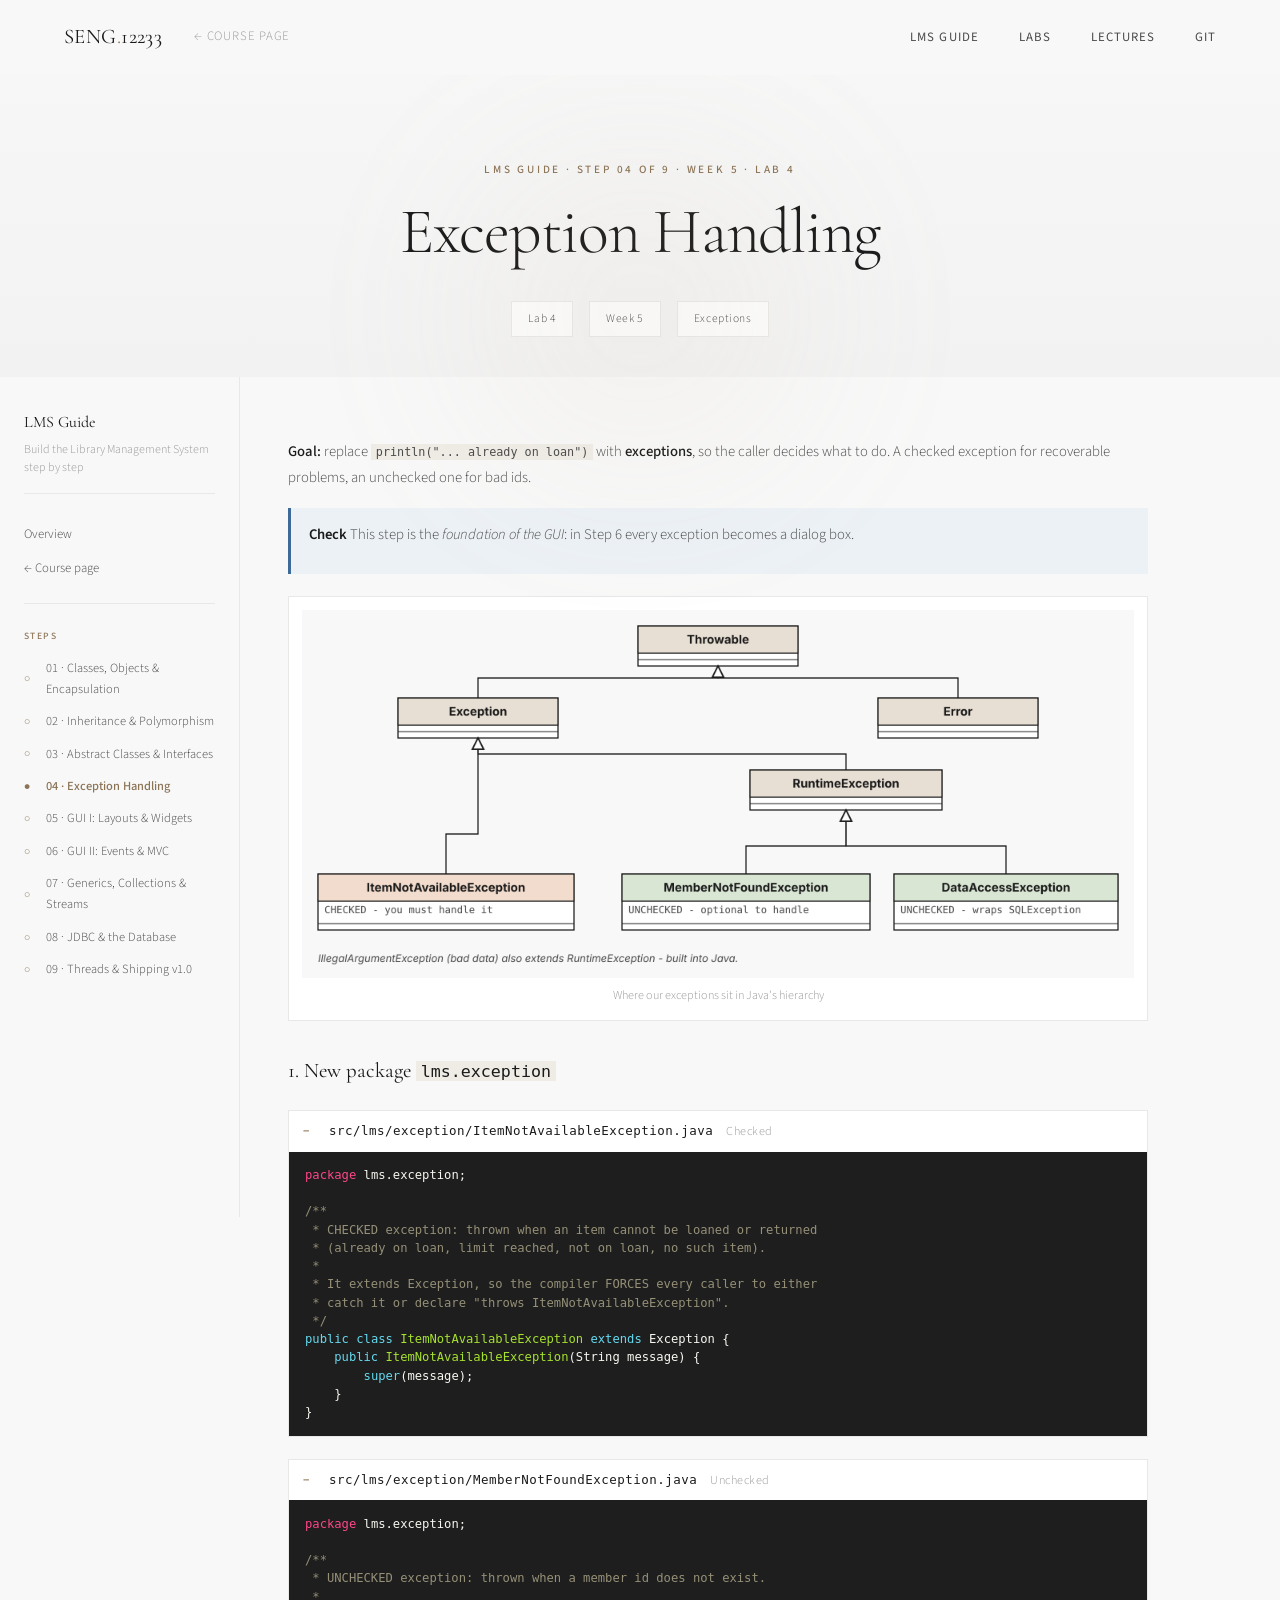
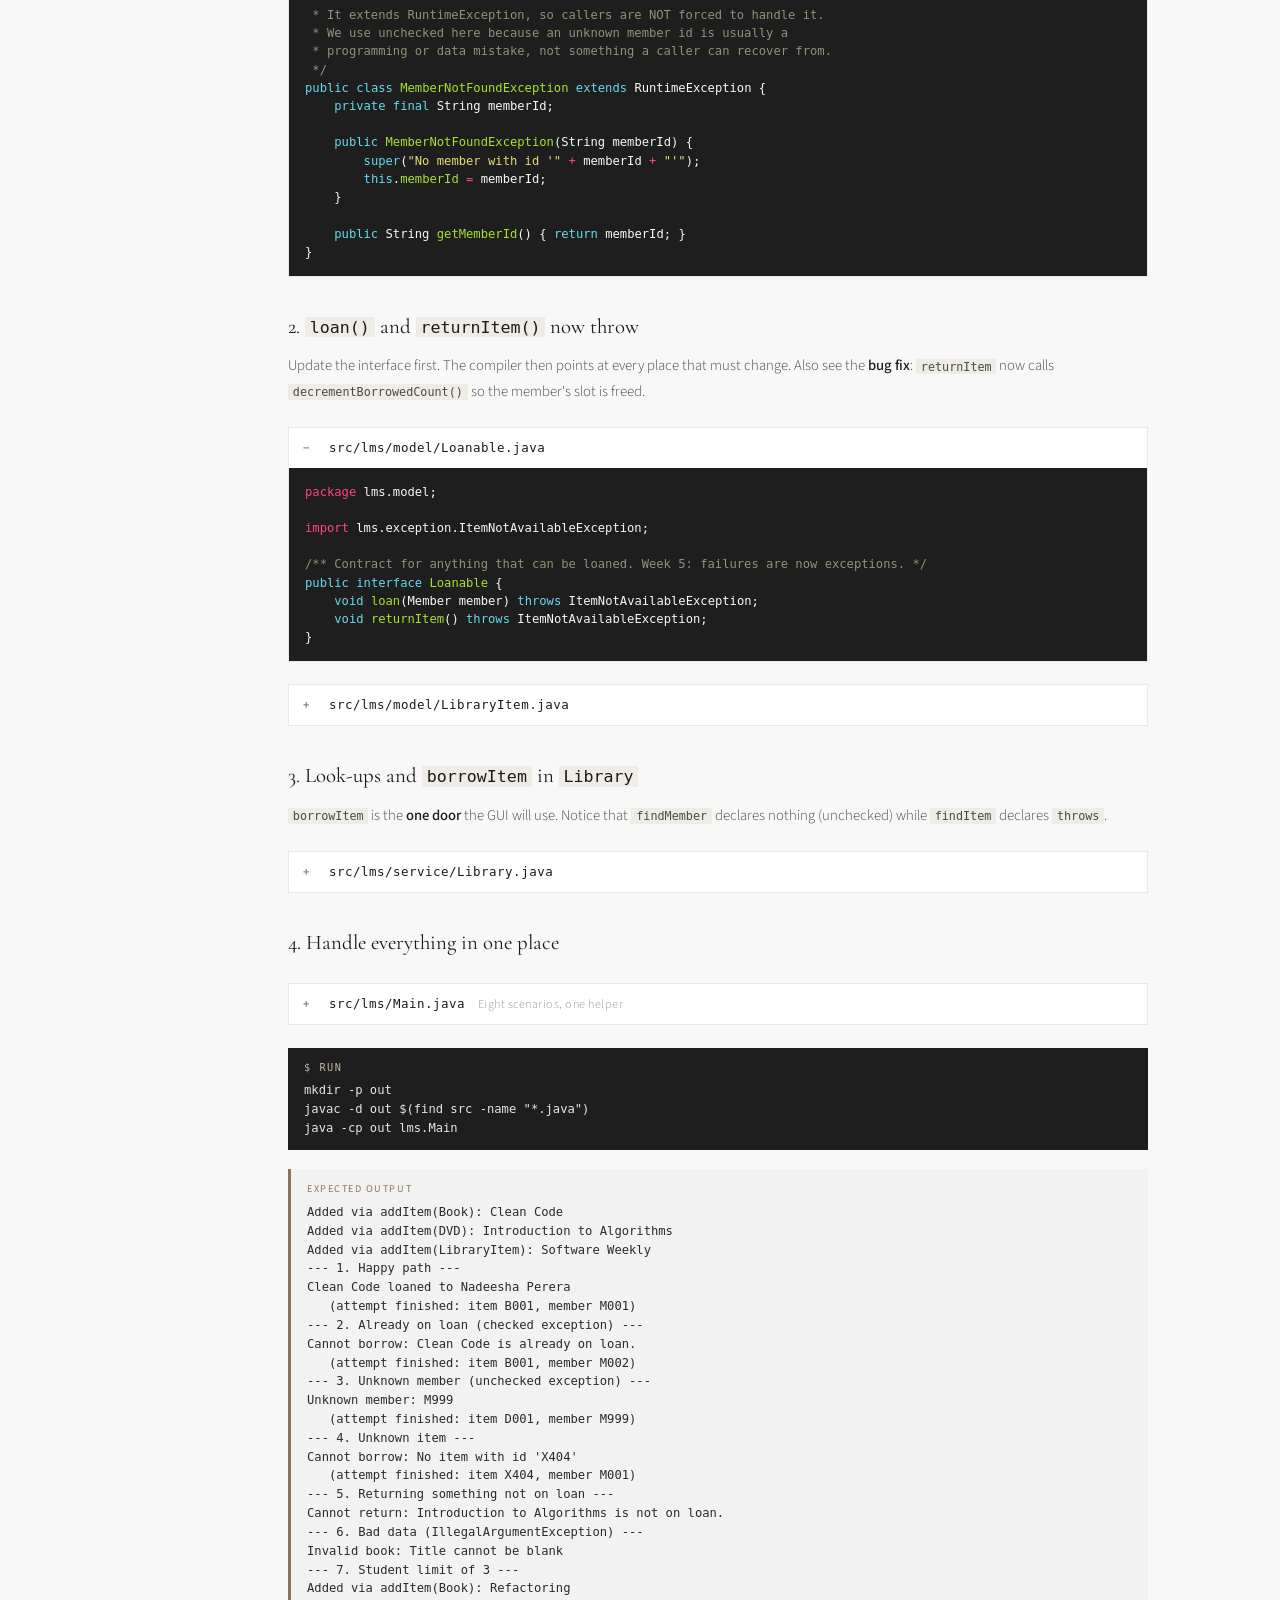
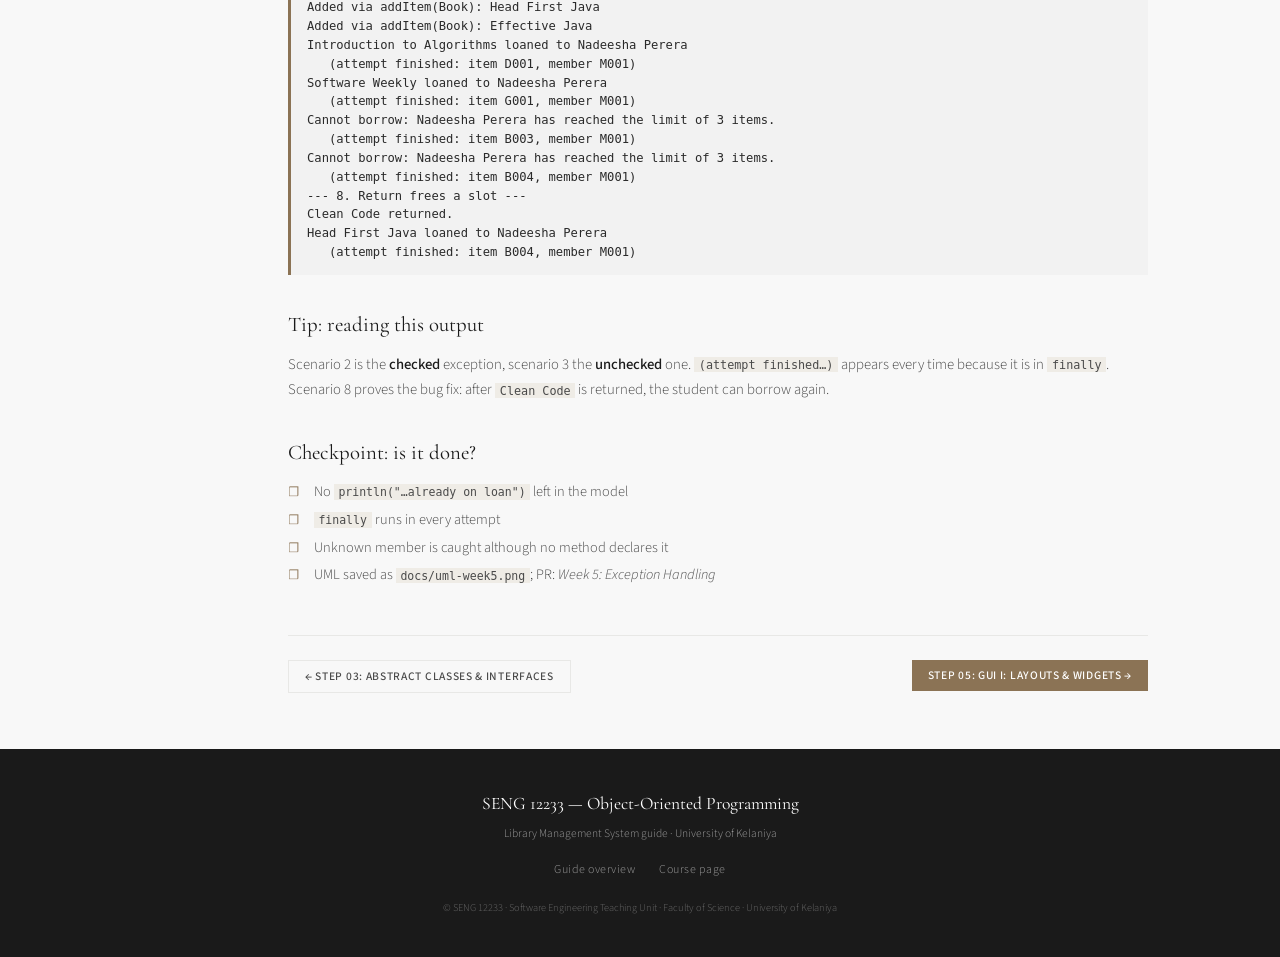
<file: lms-guide/step04_exceptions.html>
<!DOCTYPE html>
<html lang="en"><head><meta charset="UTF-8"/><meta name="viewport" content="width=device-width, initial-scale=1.0"/>
<title>Step 04: Exception Handling · SENG 12233 LMS Guide</title>
<link rel="preconnect" href="https://fonts.googleapis.com"/><link rel="preconnect" href="https://fonts.gstatic.com" crossorigin/>
<link href="https://fonts.googleapis.com/css2?family=Cormorant+Garamond:ital,wght@0,300;0,400;0,500;1,300;1,400&family=Source+Sans+3:wght@300;400;500;600&display=swap" rel="stylesheet"/>
<style>
:root {
            --white: #ffffff;
            --off-white: #f8f8f8;
            --cream: #f5f5f5;
            --light-gray: #e8e8e6;
            --medium-gray: #999999;
            --dark-gray: #4a4a4a;
            --charcoal: #2a2a2a;
            --black: #1a1a1a;
            --accent: #8b7355;
            --accent-light: #c4b5a0;
            --accent-pale: #e8dfd4;
            --font-serif: 'Cormorant Garamond', Georgia, serif;
            --font-sans: 'Source Sans 3', -apple-system, sans-serif;
        }

        * { margin: 0; padding: 0; box-sizing: border-box; }
        html { scroll-behavior: smooth; }

        body {
            font-family: var(--font-sans);
            background: var(--off-white);
            color: var(--charcoal);
            line-height: 1.7;
            font-weight: 300;
            overflow-x: hidden;
        }

        ::selection { background: var(--accent-light); color: var(--black); }
        a { text-decoration: none; color: inherit; }
        button { font-family: inherit; cursor: pointer; border: none; background: none; }

        /* ── Scroll Progress ── */
        .scroll-progress {
            position: fixed; top: 0; left: 0;
            height: 2px; background: var(--accent);
            z-index: 1001; transition: width 0.1s ease;
        }

        /* ── Navigation ── */
        nav {
            position: fixed; top: 0; left: 0; right: 0; z-index: 1000;
            padding: 1.2rem 4rem;
            display: flex; justify-content: space-between; align-items: center;
            background: rgba(248, 248, 248, 0.95);
            backdrop-filter: blur(20px);
            border-bottom: 1px solid transparent;
            transition: all 0.4s ease;
        }
        nav.scrolled { border-bottom: 1px solid var(--light-gray); padding: 0.8rem 4rem; }
        .nav-left { display: flex; align-items: center; gap: 2rem; }
        .nav-logo { font-family: var(--font-serif); font-size: 1.3rem; font-weight: 400; letter-spacing: 0.02em; color: var(--black); }
        .nav-logo span { color: var(--accent); }
        .nav-back { font-size: 0.8rem; letter-spacing: 0.06em; text-transform: uppercase; color: var(--medium-gray); transition: color 0.3s ease; display: flex; align-items: center; gap: 0.4rem; }
        .nav-back:hover { color: var(--accent); }
        .nav-links { display: flex; gap: 2.5rem; list-style: none; }
        .nav-links a { font-size: 0.8rem; font-weight: 400; letter-spacing: 0.08em; text-transform: uppercase; color: var(--dark-gray); position: relative; transition: color 0.3s ease; }
        .nav-links a::after { content: ''; position: absolute; bottom: -4px; left: 0; width: 0; height: 1px; background: var(--accent); transition: width 0.3s ease; }
        .nav-links a:hover { color: var(--black); }
        .nav-links a:hover::after { width: 100%; }
        .nav-links a.active { color: var(--accent); }
        .nav-links a.active::after { width: 100%; }
        .mobile-menu-btn { display: none; padding: 0.5rem; }
        .mobile-menu-btn span { display: block; width: 22px; height: 1.5px; background: var(--black); margin: 5px 0; transition: all 0.3s ease; }

        /* ── Hero ── */
        .hero {
            padding: 10rem 4rem 4rem; text-align: center; position: relative;
            background: linear-gradient(180deg, #f8f8f8 0%, #f2f2f2 100%);
        }
        .hero::before {
            content: ''; position: absolute; top: 30%; left: 50%; transform: translateX(-50%);
            width: 600px; height: 400px;
            background: radial-gradient(circle, var(--accent-light) 0%, transparent 70%);
            opacity: 0.12; filter: blur(80px);
        }
        .hero-label { font-size: 0.7rem; letter-spacing: 0.25em; text-transform: uppercase; color: var(--accent); margin-bottom: 1rem; font-weight: 500; }
        .hero h1 { font-family: var(--font-serif); font-size: clamp(2.5rem, 5vw, 4rem); font-weight: 300; line-height: 1.15; color: var(--black); margin-bottom: 1rem; letter-spacing: -0.02em; }
        .hero h1 em { font-style: italic; color: var(--accent); }
        .hero-description { font-size: 1.05rem; color: var(--dark-gray); max-width: 600px; margin: 0 auto 2rem; line-height: 1.8; }
        .hero-meta { display: flex; justify-content: center; flex-wrap: wrap; gap: 1rem; }
        .meta-tag { padding: 0.45rem 1rem; background: rgba(255,255,255,0.8); border: 1px solid var(--light-gray); font-size: 0.72rem; letter-spacing: 0.05em; color: var(--dark-gray); transition: all 0.3s ease; }
        .meta-tag:hover { border-color: var(--accent); color: var(--accent); }

        /* ── Progress Bar ── */
        .progress-section { max-width: 600px; margin: 2rem auto 0; }
        .progress-label { display: flex; justify-content: space-between; font-size: 0.72rem; letter-spacing: 0.08em; text-transform: uppercase; color: var(--medium-gray); margin-bottom: 0.5rem; }
        .progress-label-value { color: var(--accent); font-weight: 500; }
        .progress-bar { width: 100%; height: 3px; background: var(--light-gray); overflow: hidden; }
        .progress-fill { height: 100%; background: var(--accent); transition: width 0.8s ease; }

        /* ── Module Band ── */
        .module-band {
            background: var(--black);
            padding: 0.75rem 4rem;
            display: flex; justify-content: space-between; align-items: center;
            flex-wrap: wrap; gap: 0.5rem;
        }
        .module-band-left { font-size: 0.72rem; letter-spacing: 0.06em; color: var(--medium-gray); }
        .module-band-left strong { color: var(--accent); font-weight: 500; }
        .module-band-right { display: flex; gap: 1.5rem; }
        .module-band-right a { font-size: 0.7rem; letter-spacing: 0.06em; text-transform: uppercase; color: rgba(255,255,255,0.4); transition: color 0.3s; }
        .module-band-right a:hover { color: var(--white); }

        /* ── Layout ── */
        .layout { display: grid; grid-template-columns: 240px 1fr; gap: 0; max-width: 1400px; margin: 0 auto; }

        /* ── Sidebar ── */
        .sidebar {
            padding: 2rem 1.5rem; border-right: 1px solid var(--light-gray);
            position: sticky; top: 60px; height: calc(100vh - 60px);
            overflow-y: auto; background: var(--off-white);
        }
        .sidebar::-webkit-scrollbar { width: 3px; }
        .sidebar::-webkit-scrollbar-thumb { background: var(--light-gray); }
        .sidebar-title { font-family: var(--font-serif); font-size: 1rem; font-weight: 400; color: var(--black); margin-bottom: 0.3rem; }
        .sidebar-desc { font-size: 0.75rem; color: var(--medium-gray); margin-bottom: 1.5rem; padding-bottom: 1rem; border-bottom: 1px solid var(--light-gray); line-height: 1.5; }
        .sidebar-section { margin-bottom: 1.5rem; }
        .sidebar-section-label { font-size: 0.6rem; letter-spacing: 0.15em; text-transform: uppercase; color: var(--accent); margin-bottom: 0.5rem; font-weight: 500; }
        .sidebar-item { display: flex; align-items: center; gap: 0.5rem; padding: 0.35rem 0; font-size: 0.78rem; color: var(--dark-gray); cursor: pointer; transition: color 0.2s ease; }
        .sidebar-item:hover { color: var(--accent); }
        .sidebar-check { font-size: 0.65rem; color: var(--accent); min-width: 14px; }
        .sidebar-lock { font-size: 0.65rem; color: var(--light-gray); min-width: 14px; }
        .sidebar-nav-links { margin-bottom: 1.5rem; padding-bottom: 1rem; border-bottom: 1px solid var(--light-gray); }
        .sidebar-nav-link { display: block; padding: 0.4rem 0; font-size: 0.8rem; color: var(--dark-gray); transition: color 0.2s ease; }
        .sidebar-nav-link:hover { color: var(--accent); }
        .sidebar-nav-link.active { color: var(--accent); font-weight: 500; }

        /* ── Main Content ── */
        .main-content { padding: 2.5rem 3rem; min-height: 100vh; }

        /* ── Section Headers ── */
        .section-header { margin-bottom: 1.5rem; }
        .section-label { font-size: 0.65rem; letter-spacing: 0.2em; text-transform: uppercase; color: var(--accent); margin-bottom: 0.3rem; font-weight: 500; }
        .section-title { font-family: var(--font-serif); font-size: clamp(1.4rem, 2.5vw, 1.8rem); font-weight: 300; color: var(--black); letter-spacing: -0.01em; }

        /* ── Overview Card ── */
        .overview-card { background: #f2f2f2; padding: 1.5rem; margin-bottom: 2.5rem; border-left: 3px solid var(--accent); }
        .overview-card p { font-size: 0.9rem; color: var(--dark-gray); line-height: 1.7; margin-bottom: 0.5rem; }
        .overview-card p:last-child { margin-bottom: 0; }
        .overview-card strong { color: var(--black); font-weight: 500; }

        /* ── Part Divider ── */
        .part-divider { display: flex; align-items: center; gap: 1rem; padding: 1rem 0; margin: 2.5rem 0 1.5rem; border-bottom: 1px solid var(--light-gray); }
        .part-divider-num { font-family: var(--font-serif); font-size: 2rem; font-weight: 300; color: var(--accent-light); font-style: italic; line-height: 1; }
        .part-divider-content h3 { font-family: var(--font-serif); font-size: 1.15rem; font-weight: 400; color: var(--black); }
        .part-divider-content p { font-size: 0.72rem; color: var(--medium-gray); letter-spacing: 0.03em; }

        /* ── Lectures Grid ── */
        .lectures-grid { display: grid; grid-template-columns: repeat(auto-fill, minmax(320px, 1fr)); gap: 1.2rem; margin-bottom: 1.5rem; }

        /* ── Lecture Card ── */
        .lecture-card { background: var(--white); border: 1px solid var(--light-gray); transition: all 0.4s ease; position: relative; overflow: hidden; }
        .lecture-card::before { content: ''; position: absolute; top: 0; left: 0; width: 2px; height: 0; background: var(--accent); transition: height 0.4s ease; }
        .lecture-card:hover { border-color: var(--accent-light); box-shadow: 0 4px 20px rgba(0,0,0,0.04); }
        .lecture-card:hover::before { height: 100%; }
        .lecture-card-header { padding: 1.2rem 1.5rem 0.8rem; display: flex; justify-content: space-between; align-items: flex-start; }
        .lecture-num { font-family: var(--font-serif); font-size: 2.5rem; font-weight: 300; color: var(--light-gray); line-height: 1; font-style: italic; transition: color 0.3s ease; }
        .lecture-card:hover .lecture-num { color: var(--accent-light); }
        .lecture-title { font-family: var(--font-serif); font-size: 1.05rem; font-weight: 400; color: var(--black); line-height: 1.35; margin-bottom: 0.2rem; }
        .lecture-subtitle { font-size: 0.78rem; color: var(--medium-gray); }
        .lecture-ref { font-size: 0.68rem; color: var(--accent); margin-top: 0.3rem; letter-spacing: 0.03em; }
        .lecture-card-body { padding: 0 1.5rem 1.2rem; }
        .topics-list { list-style: none; margin-bottom: 1rem; }
        .topics-list li { padding: 0.3rem 0 0.3rem 1.2rem; position: relative; font-size: 0.82rem; color: var(--dark-gray); border-bottom: 1px solid #fafafa; line-height: 1.5; }
        .topics-list li:last-child { border-bottom: none; }
        .topics-list li::before { content: '→'; position: absolute; left: 0; color: var(--accent-light); font-size: 0.72rem; }
        .lecture-actions { display: flex; gap: 0.6rem; flex-wrap: wrap; }

        /* ── Buttons ── */
        .btn { padding: 0.45rem 1rem; font-size: 0.72rem; letter-spacing: 0.06em; text-transform: uppercase; font-weight: 500; transition: all 0.3s ease; display: inline-flex; align-items: center; gap: 0.4rem; }
        .btn-primary { background: var(--accent); color: var(--white); }
        .btn-primary:hover { background: var(--charcoal); }
        .btn-secondary { background: transparent; color: var(--dark-gray); border: 1px solid var(--light-gray); }
        .btn-secondary:hover { border-color: var(--accent); color: var(--accent); }

        /* ── Assessments ── */
        .assessments-grid { display: grid; grid-template-columns: repeat(auto-fill, minmax(340px, 1fr)); gap: 1.2rem; margin-top: 1.5rem; }
        .assessment-card { background: var(--white); border: 1px solid var(--light-gray); padding: 1.5rem; transition: all 0.4s ease; position: relative; overflow: hidden; }
        .assessment-card::before { content: ''; position: absolute; top: 0; left: 0; width: 2px; height: 0; background: var(--accent); transition: height 0.4s ease; }
        .assessment-card:hover { border-color: var(--accent-light); box-shadow: 0 4px 20px rgba(0,0,0,0.04); }
        .assessment-card:hover::before { height: 100%; }
        .assessment-type { font-size: 0.62rem; letter-spacing: 0.2em; text-transform: uppercase; color: var(--accent); margin-bottom: 0.5rem; font-weight: 500; }
        .assessment-title { font-family: var(--font-serif); font-size: 1.1rem; font-weight: 400; color: var(--black); margin-bottom: 0.4rem; line-height: 1.3; }
        .assessment-meta { font-size: 0.78rem; color: var(--medium-gray); margin-bottom: 0.8rem; }
        .assessment-desc { font-size: 0.83rem; color: var(--dark-gray); line-height: 1.65; margin-bottom: 1rem; }
        .assessment-tasks { list-style: none; margin-bottom: 1rem; }
        .assessment-tasks li { padding: 0.3rem 0 0.3rem 1.2rem; position: relative; font-size: 0.8rem; color: var(--dark-gray); border-bottom: 1px solid #fafafa; }
        .assessment-tasks li:last-child { border-bottom: none; }
        .assessment-tasks li::before { content: '→'; position: absolute; left: 0; color: var(--accent-light); font-size: 0.72rem; }
        .assessment-weight { display: inline-block; padding: 0.3rem 0.8rem; background: var(--accent-pale); color: var(--accent); font-size: 0.7rem; letter-spacing: 0.05em; font-weight: 500; }

        /* ── Resources Section ── */
        .resources-grid { display: grid; grid-template-columns: repeat(auto-fit, minmax(200px, 1fr)); gap: 1rem; margin-top: 1.5rem; }
        .resource-card { padding: 1.5rem; background: #f2f2f2; text-align: center; transition: all 0.3s ease; }
        .resource-card:hover { transform: translateY(-2px); box-shadow: 0 4px 15px rgba(0,0,0,0.04); }
        .resource-icon { font-size: 1.5rem; margin-bottom: 0.6rem; }
        .resource-card h3 { font-family: var(--font-serif); font-size: 0.95rem; font-weight: 400; color: var(--black); margin-bottom: 0.25rem; }
        .resource-card h3 a { color: inherit; transition: color 0.3s; }
        .resource-card h3 a:hover { color: var(--accent); }
        .resource-card p { font-size: 0.72rem; color: var(--medium-gray); }

        /* ── Learning Path ── */
        .learning-path { margin-top: 1.5rem; }
        .path-item { display: flex; gap: 1rem; padding: 0.8rem 0; border-bottom: 1px solid var(--light-gray); }
        .path-item:last-child { border-bottom: none; }
        .path-phase { font-family: var(--font-serif); font-size: 0.9rem; font-style: italic; color: var(--accent); min-width: 60px; }
        .path-desc { font-size: 0.85rem; color: var(--dark-gray); line-height: 1.6; }
        .path-desc strong { color: var(--black); font-weight: 500; }

        /* ── Course Structure ── */
        .course-structure { margin-top: 2rem; padding: 1.5rem; background: #f2f2f2; border-left: 3px solid var(--accent); }
        .course-structure p { font-size: 0.85rem; color: var(--dark-gray); margin-bottom: 0.5rem; line-height: 1.7; }
        .course-structure p:last-child { margin-bottom: 0; }
        .course-structure strong { color: var(--black); font-weight: 500; }

        /* ── Footer ── */
        footer { background: var(--black); color: var(--white); text-align: center; padding: 2.5rem 4rem; }
        .footer-title { font-family: var(--font-serif); font-size: 1.1rem; font-weight: 400; margin-bottom: 0.3rem; }
        .footer-sub { font-size: 0.72rem; color: var(--medium-gray); margin-bottom: 1rem; }
        .footer-links { display: flex; justify-content: center; gap: 1.5rem; flex-wrap: wrap; }
        .footer-links a { font-size: 0.75rem; color: var(--medium-gray); letter-spacing: 0.04em; transition: color 0.3s ease; }
        .footer-links a:hover { color: var(--white); }
        .footer-copy { font-size: 0.65rem; color: var(--medium-gray); margin-top: 1.2rem; opacity: 0.6; }

        /* ── Animations ── */
        .fade-in { opacity: 0; transform: translateY(12px); transition: opacity 0.5s ease, transform 0.5s ease; }
        .fade-in.visible { opacity: 1; transform: translateY(0); }

        /* ── Responsive ── */
        @media (max-width: 1024px) {
            .layout { grid-template-columns: 1fr; }
            .sidebar { display: none; }
            .main-content { padding: 2rem; }
        }
        @media (max-width: 768px) {
            nav { padding: 1rem 1.5rem; }
            .nav-links { display: none; }
            .mobile-menu-btn { display: block; }
            .hero { padding: 8rem 1.5rem 3rem; }
            .main-content { padding: 1.5rem; }
            .lectures-grid { grid-template-columns: 1fr; }
            .assessments-grid { grid-template-columns: 1fr; }
            .hero-meta { flex-direction: column; align-items: center; }
            .resources-grid { grid-template-columns: 1fr 1fr; }
            .module-band { padding: 0.75rem 1.5rem; }
            footer { padding: 2rem 1.5rem; }
        }
        @media (max-width: 480px) { .resources-grid { grid-template-columns: 1fr; } }
pre { line-height: 125%; }
td.linenos .normal { color: inherit; background-color: transparent; padding-left: 5px; padding-right: 5px; }
span.linenos { color: inherit; background-color: transparent; padding-left: 5px; padding-right: 5px; }
td.linenos .special { color: #000000; background-color: #ffffc0; padding-left: 5px; padding-right: 5px; }
span.linenos.special { color: #000000; background-color: #ffffc0; padding-left: 5px; padding-right: 5px; }
.hl .hll { background-color: #49483e }
.hl { background: #272822; color: #F8F8F2 }
.hl .c { color: #959077 } /* Comment */
.hl .err { color: #ED007E; background-color: #1E0010 } /* Error */
.hl .esc { color: #F8F8F2 } /* Escape */
.hl .g { color: #F8F8F2 } /* Generic */
.hl .k { color: #66D9EF } /* Keyword */
.hl .l { color: #AE81FF } /* Literal */
.hl .n { color: #F8F8F2 } /* Name */
.hl .o { color: #FF4689 } /* Operator */
.hl .x { color: #F8F8F2 } /* Other */
.hl .p { color: #F8F8F2 } /* Punctuation */
.hl .ch { color: #959077 } /* Comment.Hashbang */
.hl .cm { color: #959077 } /* Comment.Multiline */
.hl .cp { color: #959077 } /* Comment.Preproc */
.hl .cpf { color: #959077 } /* Comment.PreprocFile */
.hl .c1 { color: #959077 } /* Comment.Single */
.hl .cs { color: #959077 } /* Comment.Special */
.hl .gd { color: #FF4689 } /* Generic.Deleted */
.hl .ge { color: #F8F8F2; font-style: italic } /* Generic.Emph */
.hl .ges { color: #F8F8F2; font-weight: bold; font-style: italic } /* Generic.EmphStrong */
.hl .gr { color: #FF4689 } /* Generic.Error */
.hl .gh { color: #F8F8F2 } /* Generic.Heading */
.hl .gi { color: #A6E22E } /* Generic.Inserted */
.hl .go { color: #66D9EF } /* Generic.Output */
.hl .gp { color: #FF4689; font-weight: bold } /* Generic.Prompt */
.hl .gs { color: #F8F8F2; font-weight: bold } /* Generic.Strong */
.hl .gu { color: #959077 } /* Generic.Subheading */
.hl .gt { color: #66D9EF } /* Generic.Traceback */
.hl .kc { color: #66D9EF } /* Keyword.Constant */
.hl .kd { color: #66D9EF } /* Keyword.Declaration */
.hl .kn { color: #FF4689 } /* Keyword.Namespace */
.hl .kp { color: #66D9EF } /* Keyword.Pseudo */
.hl .kr { color: #66D9EF } /* Keyword.Reserved */
.hl .kt { color: #66D9EF } /* Keyword.Type */
.hl .ld { color: #E6DB74 } /* Literal.Date */
.hl .m { color: #AE81FF } /* Literal.Number */
.hl .s { color: #E6DB74 } /* Literal.String */
.hl .na { color: #A6E22E } /* Name.Attribute */
.hl .nb { color: #A6E22E } /* Name.Builtin */
.hl .nc { color: #A6E22E } /* Name.Class */
.hl .no { color: #66D9EF } /* Name.Constant */
.hl .nd { color: #A6E22E } /* Name.Decorator */
.hl .ni { color: #F8F8F2 } /* Name.Entity */
.hl .ne { color: #A6E22E } /* Name.Exception */
.hl .nf { color: #A6E22E } /* Name.Function */
.hl .nl { color: #F8F8F2 } /* Name.Label */
.hl .nn { color: #F8F8F2 } /* Name.Namespace */
.hl .nx { color: #A6E22E } /* Name.Other */
.hl .py { color: #F8F8F2 } /* Name.Property */
.hl .nt { color: #FF4689 } /* Name.Tag */
.hl .nv { color: #F8F8F2 } /* Name.Variable */
.hl .ow { color: #FF4689 } /* Operator.Word */
.hl .pm { color: #F8F8F2 } /* Punctuation.Marker */
.hl .w { color: #F8F8F2 } /* Text.Whitespace */
.hl .mb { color: #AE81FF } /* Literal.Number.Bin */
.hl .mf { color: #AE81FF } /* Literal.Number.Float */
.hl .mh { color: #AE81FF } /* Literal.Number.Hex */
.hl .mi { color: #AE81FF } /* Literal.Number.Integer */
.hl .mo { color: #AE81FF } /* Literal.Number.Oct */
.hl .sa { color: #E6DB74 } /* Literal.String.Affix */
.hl .sb { color: #E6DB74 } /* Literal.String.Backtick */
.hl .sc { color: #E6DB74 } /* Literal.String.Char */
.hl .dl { color: #E6DB74 } /* Literal.String.Delimiter */
.hl .sd { color: #E6DB74 } /* Literal.String.Doc */
.hl .s2 { color: #E6DB74 } /* Literal.String.Double */
.hl .se { color: #AE81FF } /* Literal.String.Escape */
.hl .sh { color: #E6DB74 } /* Literal.String.Heredoc */
.hl .si { color: #E6DB74 } /* Literal.String.Interpol */
.hl .sx { color: #E6DB74 } /* Literal.String.Other */
.hl .sr { color: #E6DB74 } /* Literal.String.Regex */
.hl .s1 { color: #E6DB74 } /* Literal.String.Single */
.hl .ss { color: #E6DB74 } /* Literal.String.Symbol */
.hl .bp { color: #A6E22E } /* Name.Builtin.Pseudo */
.hl .fm { color: #A6E22E } /* Name.Function.Magic */
.hl .vc { color: #F8F8F2 } /* Name.Variable.Class */
.hl .vg { color: #F8F8F2 } /* Name.Variable.Global */
.hl .vi { color: #F8F8F2 } /* Name.Variable.Instance */
.hl .vm { color: #F8F8F2 } /* Name.Variable.Magic */
.hl .il { color: #AE81FF } /* Literal.Number.Integer.Long */
.hl { background:#1e1e1e !important; }
.guide-intro { max-width: 860px; }
.step-block { margin: 1.4rem 0; }
.step-block p { font-size: 0.92rem; color: var(--dark-gray); line-height: 1.75; margin-bottom: .7rem; }
.step-block h3 { font-family: var(--font-serif); font-size: 1.3rem; font-weight: 400; color: var(--black); margin: 2rem 0 .6rem; }
.step-block h4 { font-size: .8rem; letter-spacing: .12em; text-transform: uppercase; color: var(--accent); margin: 1.2rem 0 .4rem; font-weight: 500; }
.step-block ul, .step-block ol { margin: 0 0 .9rem 1.3rem; font-size: .9rem; color: var(--dark-gray); }
.step-block li { margin: .25rem 0; line-height: 1.65; }
.step-block code, .callout code { font-family: 'DejaVu Sans Mono', Consolas, monospace; font-size: .8em; background: #efece6; padding: .05rem .3rem; }
.step-block strong { color: var(--black); font-weight: 500; }
.step-block table { border-collapse: collapse; width: 100%; font-size: .82rem; margin: .8rem 0 1.2rem; }
.step-block th { background: var(--accent-pale); text-align: left; padding: .45rem .7rem; font-weight: 500; }
.step-block td { padding: .4rem .7rem; border-bottom: 1px solid var(--light-gray); vertical-align: top; }
.codefile { margin: 1rem 0 1.4rem; border: 1px solid var(--light-gray); background: #fff; }
.codefile > summary { cursor: pointer; padding: .55rem .9rem; font-size: .78rem; letter-spacing: .04em; color: var(--dark-gray); display: flex; gap: .8rem; align-items: baseline; list-style: none; }
.codefile > summary::-webkit-details-marker { display: none; }
.codefile > summary::before { content: '+'; color: var(--accent); font-weight: 600; width: .8rem; }
.codefile[open] > summary::before { content: '\2212'; }
.codefile .fname { font-family: 'DejaVu Sans Mono', Consolas, monospace; color: var(--black); font-size: .78rem; }
.codefile .fcap { color: var(--medium-gray); font-size: .76rem; }
.codefile .hl { margin: 0; overflow-x: auto; }
.codefile pre { margin: 0; padding: .9rem 1rem; font-family: 'DejaVu Sans Mono', Consolas, monospace; font-size: .76rem; line-height: 1.5; font-weight: 400; }
.cmd, .out { margin: .8rem 0 1.2rem; font-family: 'DejaVu Sans Mono', Consolas, monospace; font-size: .76rem; line-height: 1.55; padding: .8rem 1rem; overflow-x: auto; white-space: pre; font-weight: 400; }
.cmd { background: #1e1e1e; color: #e6e6e6; }
.cmd::before { content: '$ run'; display:block; color: var(--accent-light); font-size: .64rem; letter-spacing: .15em; text-transform: uppercase; margin-bottom: .3rem; }
.out { background: #f2f2f2; border-left: 3px solid var(--accent); color: var(--charcoal); }
.out::before { content: 'expected output'; display:block; color: var(--accent); font-size: .64rem; letter-spacing: .15em; text-transform: uppercase; margin-bottom: .3rem; font-family: var(--font-sans); }
figure { margin: 1.2rem 0 1.6rem; background: #fff; border: 1px solid var(--light-gray); padding: .8rem; }
figure img { max-width: 100%; display: block; margin: 0 auto; }
figcaption { font-size: .76rem; color: var(--medium-gray); margin-top: .5rem; text-align: center; }
.callout { margin: 1.1rem 0; padding: .9rem 1.1rem; font-size: .88rem; line-height: 1.7; color: var(--dark-gray); background: #f2f2f2; border-left: 3px solid var(--accent); }
.callout.tip { border-left-color: #5d8a5a; background: #eef3ec; }
.callout.warn { border-left-color: #b5651d; background: #f7eee3; }
.callout.check { border-left-color: #3d6a99; background: #ecf1f6; }
.callout strong { color: var(--black); font-weight: 600; }
.pager { display:flex; justify-content: space-between; gap: 1rem; margin: 3rem 0 1rem; padding-top: 1.5rem; border-top: 1px solid var(--light-gray); flex-wrap: wrap; }
.checklist { list-style: none; margin-left: 0 !important; }
.checklist li { padding-left: 1.6rem; position: relative; }
.checklist li::before { content: '\2610'; position: absolute; left: 0; color: var(--accent); }
.sidebar-item a { display:flex; gap:.5rem; width:100%; }
.sidebar-item.current { color: var(--accent); font-weight: 500; }

</style></head><body>
<div class="scroll-progress" id="scrollBar"></div>
<nav id="mainNav"><div class="nav-left"><div class="nav-logo">SENG<span>.</span>12233</div><a class="nav-back" href="../index.html">← Course page</a></div>
<ul class="nav-links"><li><a href="index.html" class="">LMS Guide</a></li><li><a href="../index.html#labs">Labs</a></li><li><a href="../index.html#lectures">Lectures</a></li><li><a href="../index.html#git">Git</a></li></ul>
<button class="mobile-menu-btn" aria-label="Menu"><span></span><span></span><span></span></button></nav>
<section class="hero" style="padding-bottom:2.5rem"><p class="hero-label">LMS Guide · Step 04 of 9 · Week 5 · Lab 4</p><h1>Exception Handling</h1><p class="hero-description"></p><div class="hero-meta"><span class="meta-tag">Lab 4</span><span class="meta-tag">Week 5</span><span class="meta-tag">Exceptions</span></div></section>
<div class="layout"><aside class="sidebar">
    <p class="sidebar-title">LMS Guide</p>
    <p class="sidebar-desc">Build the Library Management System step by step</p>
    <div class="sidebar-nav-links">
      <a class="sidebar-nav-link" href="index.html">Overview</a>
      <a class="sidebar-nav-link" href="../index.html">← Course page</a>
    </div>
    <div class="sidebar-section"><p class="sidebar-section-label">Steps</p><div class="sidebar-item"><span class="sidebar-check">○</span><a href="step01_encapsulation.html">01 · Classes, Objects & Encapsulation</a></div><div class="sidebar-item"><span class="sidebar-check">○</span><a href="step02_inheritance.html">02 · Inheritance & Polymorphism</a></div><div class="sidebar-item"><span class="sidebar-check">○</span><a href="step03_interfaces.html">03 · Abstract Classes & Interfaces</a></div><div class="sidebar-item current"><span class="sidebar-check">●</span><a href="step04_exceptions.html">04 · Exception Handling</a></div><div class="sidebar-item"><span class="sidebar-check">○</span><a href="step05_gui_layouts.html">05 · GUI I: Layouts & Widgets</a></div><div class="sidebar-item"><span class="sidebar-check">○</span><a href="step06_gui_events_mvc.html">06 · GUI II: Events & MVC</a></div><div class="sidebar-item"><span class="sidebar-check">○</span><a href="step07_generics_streams.html">07 · Generics, Collections & Streams</a></div><div class="sidebar-item"><span class="sidebar-check">○</span><a href="step08_jdbc.html">08 · JDBC & the Database</a></div><div class="sidebar-item"><span class="sidebar-check">○</span><a href="step09_threads_final.html">09 · Threads & Shipping v1.0</a></div></div>
  </aside><main class="main-content"><div class="guide-intro"><div class="step-block"><p><strong>Goal:</strong> replace <code>println("... already on loan")</code> with <strong>exceptions</strong>, so the caller decides what to do. A checked exception for recoverable problems, an unchecked one for bad ids.</p>
<div class="callout check"><p><strong>Check</strong> This step is the <em>foundation of the GUI</em>: in Step 6 every exception becomes a dialog box.</p>
</div></div>
<figure><img src="img/exceptions.png" alt="Where our exceptions sit in Java&#x27;s hierarchy"/><figcaption>Where our exceptions sit in Java&#x27;s hierarchy</figcaption></figure>
<div class="step-block"><h3>1. New package <code>lms.exception</code></h3></div>
<details class="codefile" open><summary><span class="fname">src/lms/exception/ItemNotAvailableException.java</span><span class="fcap">Checked</span></summary><div class="hl"><pre><span></span><span class="kn">package</span><span class="w"> </span><span class="nn">lms.exception</span><span class="p">;</span>

<span class="cm">/**</span>
<span class="cm"> * CHECKED exception: thrown when an item cannot be loaned or returned</span>
<span class="cm"> * (already on loan, limit reached, not on loan, no such item).</span>
<span class="cm"> *</span>
<span class="cm"> * It extends Exception, so the compiler FORCES every caller to either</span>
<span class="cm"> * catch it or declare "throws ItemNotAvailableException".</span>
<span class="cm"> */</span>
<span class="kd">public</span><span class="w"> </span><span class="kd">class</span> <span class="nc">ItemNotAvailableException</span><span class="w"> </span><span class="kd">extends</span><span class="w"> </span><span class="n">Exception</span><span class="w"> </span><span class="p">{</span>
<span class="w">    </span><span class="kd">public</span><span class="w"> </span><span class="nf">ItemNotAvailableException</span><span class="p">(</span><span class="n">String</span><span class="w"> </span><span class="n">message</span><span class="p">)</span><span class="w"> </span><span class="p">{</span>
<span class="w">        </span><span class="kd">super</span><span class="p">(</span><span class="n">message</span><span class="p">);</span>
<span class="w">    </span><span class="p">}</span>
<span class="p">}</span>
</pre></div>
</details>
<details class="codefile" open><summary><span class="fname">src/lms/exception/MemberNotFoundException.java</span><span class="fcap">Unchecked</span></summary><div class="hl"><pre><span></span><span class="kn">package</span><span class="w"> </span><span class="nn">lms.exception</span><span class="p">;</span>

<span class="cm">/**</span>
<span class="cm"> * UNCHECKED exception: thrown when a member id does not exist.</span>
<span class="cm"> *</span>
<span class="cm"> * It extends RuntimeException, so callers are NOT forced to handle it.</span>
<span class="cm"> * We use unchecked here because an unknown member id is usually a</span>
<span class="cm"> * programming or data mistake, not something a caller can recover from.</span>
<span class="cm"> */</span>
<span class="kd">public</span><span class="w"> </span><span class="kd">class</span> <span class="nc">MemberNotFoundException</span><span class="w"> </span><span class="kd">extends</span><span class="w"> </span><span class="n">RuntimeException</span><span class="w"> </span><span class="p">{</span>
<span class="w">    </span><span class="kd">private</span><span class="w"> </span><span class="kd">final</span><span class="w"> </span><span class="n">String</span><span class="w"> </span><span class="n">memberId</span><span class="p">;</span>

<span class="w">    </span><span class="kd">public</span><span class="w"> </span><span class="nf">MemberNotFoundException</span><span class="p">(</span><span class="n">String</span><span class="w"> </span><span class="n">memberId</span><span class="p">)</span><span class="w"> </span><span class="p">{</span>
<span class="w">        </span><span class="kd">super</span><span class="p">(</span><span class="s">"No member with id '"</span><span class="w"> </span><span class="o">+</span><span class="w"> </span><span class="n">memberId</span><span class="w"> </span><span class="o">+</span><span class="w"> </span><span class="s">"'"</span><span class="p">);</span>
<span class="w">        </span><span class="k">this</span><span class="p">.</span><span class="na">memberId</span><span class="w"> </span><span class="o">=</span><span class="w"> </span><span class="n">memberId</span><span class="p">;</span>
<span class="w">    </span><span class="p">}</span>

<span class="w">    </span><span class="kd">public</span><span class="w"> </span><span class="n">String</span><span class="w"> </span><span class="nf">getMemberId</span><span class="p">()</span><span class="w"> </span><span class="p">{</span><span class="w"> </span><span class="k">return</span><span class="w"> </span><span class="n">memberId</span><span class="p">;</span><span class="w"> </span><span class="p">}</span>
<span class="p">}</span>
</pre></div>
</details>
<div class="step-block"><h3>2. <code>loan()</code> and <code>returnItem()</code> now throw</h3>
<p>Update the interface first. The compiler then points at every place that must change. Also see the <strong>bug fix</strong>: <code>returnItem</code> now calls <code>decrementBorrowedCount()</code> so the member's slot is freed.</p></div>
<details class="codefile" open><summary><span class="fname">src/lms/model/Loanable.java</span></summary><div class="hl"><pre><span></span><span class="kn">package</span><span class="w"> </span><span class="nn">lms.model</span><span class="p">;</span>

<span class="kn">import</span><span class="w"> </span><span class="nn">lms.exception.ItemNotAvailableException</span><span class="p">;</span>

<span class="cm">/** Contract for anything that can be loaned. Week 5: failures are now exceptions. */</span>
<span class="kd">public</span><span class="w"> </span><span class="kd">interface</span> <span class="nc">Loanable</span><span class="w"> </span><span class="p">{</span>
<span class="w">    </span><span class="kt">void</span><span class="w"> </span><span class="nf">loan</span><span class="p">(</span><span class="n">Member</span><span class="w"> </span><span class="n">member</span><span class="p">)</span><span class="w"> </span><span class="kd">throws</span><span class="w"> </span><span class="n">ItemNotAvailableException</span><span class="p">;</span>
<span class="w">    </span><span class="kt">void</span><span class="w"> </span><span class="nf">returnItem</span><span class="p">()</span><span class="w"> </span><span class="kd">throws</span><span class="w"> </span><span class="n">ItemNotAvailableException</span><span class="p">;</span>
<span class="p">}</span>
</pre></div>
</details>
<details class="codefile"><summary><span class="fname">src/lms/model/LibraryItem.java</span></summary><div class="hl"><pre><span></span><span class="kn">package</span><span class="w"> </span><span class="nn">lms.model</span><span class="p">;</span>

<span class="kn">import</span><span class="w"> </span><span class="nn">lms.exception.ItemNotAvailableException</span><span class="p">;</span>

<span class="cm">/**</span>
<span class="cm"> * LibraryItem - Week 5 version (Exception Handling).</span>
<span class="cm"> *</span>
<span class="cm"> * Two changes from Week 3:</span>
<span class="cm"> *   1. It now IMPLEMENTS the Loanable interface (a contract it fulfils).</span>
<span class="cm"> *   2. calculateLateFee() is now truly ABSTRACT - no default body.</span>
<span class="cm"> *      Every subclass must write its own, or it will not compile.</span>
<span class="cm"> *</span>
<span class="cm"> * Week 5: loan() and returnItem() no longer PRINT failures - they THROW</span>
<span class="cm"> * ItemNotAvailableException so the caller decides what to do about it.</span>
<span class="cm"> */</span>
<span class="kd">public</span><span class="w"> </span><span class="kd">abstract</span><span class="w"> </span><span class="kd">class</span> <span class="nc">LibraryItem</span><span class="w"> </span><span class="kd">implements</span><span class="w"> </span><span class="n">Loanable</span><span class="w"> </span><span class="p">{</span>
<span class="w">    </span><span class="kd">private</span><span class="w"> </span><span class="n">String</span><span class="w"> </span><span class="n">id</span><span class="p">;</span>
<span class="w">    </span><span class="kd">private</span><span class="w"> </span><span class="n">String</span><span class="w"> </span><span class="n">title</span><span class="p">;</span>
<span class="w">    </span><span class="kd">private</span><span class="w"> </span><span class="kt">boolean</span><span class="w"> </span><span class="n">isBorrowed</span><span class="p">;</span>
<span class="w">    </span><span class="kd">private</span><span class="w"> </span><span class="n">Member</span><span class="w"> </span><span class="n">borrower</span><span class="p">;</span><span class="w">   </span><span class="c1">// who currently has it (null if on the shelf)</span>

<span class="w">    </span><span class="kd">public</span><span class="w"> </span><span class="nf">LibraryItem</span><span class="p">(</span><span class="n">String</span><span class="w"> </span><span class="n">id</span><span class="p">,</span><span class="w"> </span><span class="n">String</span><span class="w"> </span><span class="n">title</span><span class="p">)</span><span class="w"> </span><span class="p">{</span>
<span class="w">        </span><span class="n">setId</span><span class="p">(</span><span class="n">id</span><span class="p">);</span>
<span class="w">        </span><span class="n">setTitle</span><span class="p">(</span><span class="n">title</span><span class="p">);</span>
<span class="w">        </span><span class="k">this</span><span class="p">.</span><span class="na">isBorrowed</span><span class="w"> </span><span class="o">=</span><span class="w"> </span><span class="kc">false</span><span class="p">;</span>
<span class="w">    </span><span class="p">}</span>

<span class="w">    </span><span class="kd">public</span><span class="w"> </span><span class="n">String</span><span class="w"> </span><span class="nf">getId</span><span class="p">()</span><span class="w"> </span><span class="p">{</span><span class="w"> </span><span class="k">return</span><span class="w"> </span><span class="n">id</span><span class="p">;</span><span class="w"> </span><span class="p">}</span>
<span class="w">    </span><span class="kd">public</span><span class="w"> </span><span class="n">String</span><span class="w"> </span><span class="nf">getTitle</span><span class="p">()</span><span class="w"> </span><span class="p">{</span><span class="w"> </span><span class="k">return</span><span class="w"> </span><span class="n">title</span><span class="p">;</span><span class="w"> </span><span class="p">}</span>
<span class="w">    </span><span class="kd">public</span><span class="w"> </span><span class="kt">boolean</span><span class="w"> </span><span class="nf">isBorrowed</span><span class="p">()</span><span class="w"> </span><span class="p">{</span><span class="w"> </span><span class="k">return</span><span class="w"> </span><span class="n">isBorrowed</span><span class="p">;</span><span class="w"> </span><span class="p">}</span>

<span class="w">    </span><span class="kd">public</span><span class="w"> </span><span class="kt">void</span><span class="w"> </span><span class="nf">setId</span><span class="p">(</span><span class="n">String</span><span class="w"> </span><span class="n">id</span><span class="p">)</span><span class="w"> </span><span class="p">{</span>
<span class="w">        </span><span class="k">if</span><span class="w"> </span><span class="p">(</span><span class="n">id</span><span class="w"> </span><span class="o">==</span><span class="w"> </span><span class="kc">null</span><span class="w"> </span><span class="o">||</span><span class="w"> </span><span class="n">id</span><span class="p">.</span><span class="na">isBlank</span><span class="p">())</span><span class="w"> </span><span class="k">throw</span><span class="w"> </span><span class="k">new</span><span class="w"> </span><span class="n">IllegalArgumentException</span><span class="p">(</span><span class="s">"Id cannot be blank"</span><span class="p">);</span>
<span class="w">        </span><span class="k">this</span><span class="p">.</span><span class="na">id</span><span class="w"> </span><span class="o">=</span><span class="w"> </span><span class="n">id</span><span class="p">;</span>
<span class="w">    </span><span class="p">}</span>

<span class="w">    </span><span class="kd">public</span><span class="w"> </span><span class="kt">void</span><span class="w"> </span><span class="nf">setTitle</span><span class="p">(</span><span class="n">String</span><span class="w"> </span><span class="n">title</span><span class="p">)</span><span class="w"> </span><span class="p">{</span>
<span class="w">        </span><span class="k">if</span><span class="w"> </span><span class="p">(</span><span class="n">title</span><span class="w"> </span><span class="o">==</span><span class="w"> </span><span class="kc">null</span><span class="w"> </span><span class="o">||</span><span class="w"> </span><span class="n">title</span><span class="p">.</span><span class="na">isBlank</span><span class="p">())</span><span class="w"> </span><span class="k">throw</span><span class="w"> </span><span class="k">new</span><span class="w"> </span><span class="n">IllegalArgumentException</span><span class="p">(</span><span class="s">"Title cannot be blank"</span><span class="p">);</span>
<span class="w">        </span><span class="k">this</span><span class="p">.</span><span class="na">title</span><span class="w"> </span><span class="o">=</span><span class="w"> </span><span class="n">title</span><span class="p">;</span>
<span class="w">    </span><span class="p">}</span>

<span class="w">    </span><span class="c1">// ---- Loanable contract (shared implementation lives here) ----</span>

<span class="w">    </span><span class="nd">@Override</span>
<span class="w">    </span><span class="kd">public</span><span class="w"> </span><span class="kt">void</span><span class="w"> </span><span class="nf">loan</span><span class="p">(</span><span class="n">Member</span><span class="w"> </span><span class="n">member</span><span class="p">)</span><span class="w"> </span><span class="kd">throws</span><span class="w"> </span><span class="n">ItemNotAvailableException</span><span class="w"> </span><span class="p">{</span>
<span class="w">        </span><span class="k">if</span><span class="w"> </span><span class="p">(</span><span class="n">isBorrowed</span><span class="p">)</span><span class="w"> </span><span class="p">{</span>
<span class="w">            </span><span class="k">throw</span><span class="w"> </span><span class="k">new</span><span class="w"> </span><span class="n">ItemNotAvailableException</span><span class="p">(</span><span class="n">title</span><span class="w"> </span><span class="o">+</span><span class="w"> </span><span class="s">" is already on loan."</span><span class="p">);</span>
<span class="w">        </span><span class="p">}</span>
<span class="w">        </span><span class="k">if</span><span class="w"> </span><span class="p">(</span><span class="n">member</span><span class="p">.</span><span class="na">getBorrowedCount</span><span class="p">()</span><span class="w"> </span><span class="o">&gt;=</span><span class="w"> </span><span class="n">member</span><span class="p">.</span><span class="na">getMaxBorrowLimit</span><span class="p">())</span><span class="w"> </span><span class="p">{</span>
<span class="w">            </span><span class="k">throw</span><span class="w"> </span><span class="k">new</span><span class="w"> </span><span class="n">ItemNotAvailableException</span><span class="p">(</span><span class="n">member</span><span class="p">.</span><span class="na">getName</span><span class="p">()</span>
<span class="w">                    </span><span class="o">+</span><span class="w"> </span><span class="s">" has reached the limit of "</span><span class="w"> </span><span class="o">+</span><span class="w"> </span><span class="n">member</span><span class="p">.</span><span class="na">getMaxBorrowLimit</span><span class="p">()</span><span class="w"> </span><span class="o">+</span><span class="w"> </span><span class="s">" items."</span><span class="p">);</span>
<span class="w">        </span><span class="p">}</span>
<span class="w">        </span><span class="n">isBorrowed</span><span class="w"> </span><span class="o">=</span><span class="w"> </span><span class="kc">true</span><span class="p">;</span>
<span class="w">        </span><span class="n">borrower</span><span class="w"> </span><span class="o">=</span><span class="w"> </span><span class="n">member</span><span class="p">;</span>
<span class="w">        </span><span class="n">member</span><span class="p">.</span><span class="na">incrementBorrowedCount</span><span class="p">();</span>
<span class="w">        </span><span class="n">System</span><span class="p">.</span><span class="na">out</span><span class="p">.</span><span class="na">println</span><span class="p">(</span><span class="n">title</span><span class="w"> </span><span class="o">+</span><span class="w"> </span><span class="s">" loaned to "</span><span class="w"> </span><span class="o">+</span><span class="w"> </span><span class="n">member</span><span class="p">.</span><span class="na">getName</span><span class="p">());</span>
<span class="w">    </span><span class="p">}</span>

<span class="w">    </span><span class="nd">@Override</span>
<span class="w">    </span><span class="kd">public</span><span class="w"> </span><span class="kt">void</span><span class="w"> </span><span class="nf">returnItem</span><span class="p">()</span><span class="w"> </span><span class="kd">throws</span><span class="w"> </span><span class="n">ItemNotAvailableException</span><span class="w"> </span><span class="p">{</span>
<span class="w">        </span><span class="k">if</span><span class="w"> </span><span class="p">(</span><span class="o">!</span><span class="n">isBorrowed</span><span class="p">)</span><span class="w"> </span><span class="p">{</span>
<span class="w">            </span><span class="k">throw</span><span class="w"> </span><span class="k">new</span><span class="w"> </span><span class="n">ItemNotAvailableException</span><span class="p">(</span><span class="n">title</span><span class="w"> </span><span class="o">+</span><span class="w"> </span><span class="s">" is not on loan."</span><span class="p">);</span>
<span class="w">        </span><span class="p">}</span>
<span class="w">        </span><span class="n">borrower</span><span class="p">.</span><span class="na">decrementBorrowedCount</span><span class="p">();</span><span class="w">   </span><span class="c1">// free the member's slot</span>
<span class="w">        </span><span class="n">borrower</span><span class="w"> </span><span class="o">=</span><span class="w"> </span><span class="kc">null</span><span class="p">;</span>
<span class="w">        </span><span class="n">isBorrowed</span><span class="w"> </span><span class="o">=</span><span class="w"> </span><span class="kc">false</span><span class="p">;</span>
<span class="w">        </span><span class="n">System</span><span class="p">.</span><span class="na">out</span><span class="p">.</span><span class="na">println</span><span class="p">(</span><span class="n">title</span><span class="w"> </span><span class="o">+</span><span class="w"> </span><span class="s">" returned."</span><span class="p">);</span>
<span class="w">    </span><span class="p">}</span>

<span class="w">    </span><span class="kd">public</span><span class="w"> </span><span class="n">Member</span><span class="w"> </span><span class="nf">getBorrower</span><span class="p">()</span><span class="w"> </span><span class="p">{</span><span class="w"> </span><span class="k">return</span><span class="w"> </span><span class="n">borrower</span><span class="p">;</span><span class="w"> </span><span class="p">}</span>

<span class="w">    </span><span class="cm">/** No body: each subclass MUST define its own late-fee rule. */</span>
<span class="w">    </span><span class="kd">public</span><span class="w"> </span><span class="kd">abstract</span><span class="w"> </span><span class="kt">double</span><span class="w"> </span><span class="nf">calculateLateFee</span><span class="p">(</span><span class="kt">int</span><span class="w"> </span><span class="n">daysLate</span><span class="p">);</span>

<span class="w">    </span><span class="nd">@Override</span>
<span class="w">    </span><span class="kd">public</span><span class="w"> </span><span class="n">String</span><span class="w"> </span><span class="nf">toString</span><span class="p">()</span><span class="w"> </span><span class="p">{</span>
<span class="w">        </span><span class="k">return</span><span class="w"> </span><span class="n">getClass</span><span class="p">().</span><span class="na">getSimpleName</span><span class="p">()</span><span class="w"> </span><span class="o">+</span><span class="w"> </span><span class="s">"{id='"</span><span class="w"> </span><span class="o">+</span><span class="w"> </span><span class="n">id</span><span class="w"> </span><span class="o">+</span><span class="w"> </span><span class="s">"', title='"</span><span class="w"> </span><span class="o">+</span><span class="w"> </span><span class="n">title</span><span class="w"> </span><span class="o">+</span><span class="w"> </span><span class="s">"', borrowed="</span><span class="w"> </span><span class="o">+</span><span class="w"> </span><span class="n">isBorrowed</span><span class="w"> </span><span class="o">+</span><span class="w"> </span><span class="s">"}"</span><span class="p">;</span>
<span class="w">    </span><span class="p">}</span>
<span class="p">}</span>
</pre></div>
</details>
<div class="step-block"><h3>3. Look-ups and <code>borrowItem</code> in <code>Library</code></h3>
<p><code>borrowItem</code> is the <strong>one door</strong> the GUI will use. Notice that <code>findMember</code> declares nothing (unchecked) while <code>findItem</code> declares <code>throws</code>.</p></div>
<details class="codefile"><summary><span class="fname">src/lms/service/Library.java</span></summary><div class="hl"><pre><span></span><span class="kn">package</span><span class="w"> </span><span class="nn">lms.service</span><span class="p">;</span>

<span class="kn">import</span><span class="w"> </span><span class="nn">lms.exception.ItemNotAvailableException</span><span class="p">;</span>
<span class="kn">import</span><span class="w"> </span><span class="nn">lms.exception.MemberNotFoundException</span><span class="p">;</span>
<span class="kn">import</span><span class="w"> </span><span class="nn">lms.model.Book</span><span class="p">;</span>
<span class="kn">import</span><span class="w"> </span><span class="nn">lms.model.DVD</span><span class="p">;</span>
<span class="kn">import</span><span class="w"> </span><span class="nn">lms.model.LibraryItem</span><span class="p">;</span>
<span class="kn">import</span><span class="w"> </span><span class="nn">lms.model.Loanable</span><span class="p">;</span>
<span class="kn">import</span><span class="w"> </span><span class="nn">lms.model.Member</span><span class="p">;</span>
<span class="kn">import</span><span class="w"> </span><span class="nn">lms.model.Reservable</span><span class="p">;</span>

<span class="kn">import</span><span class="w"> </span><span class="nn">java.util.ArrayList</span><span class="p">;</span>
<span class="kn">import</span><span class="w"> </span><span class="nn">java.util.Collections</span><span class="p">;</span>
<span class="kn">import</span><span class="w"> </span><span class="nn">java.util.List</span><span class="p">;</span>

<span class="cm">/**</span>
<span class="cm"> * Library - Week 5 version (Exception Handling).</span>
<span class="cm"> *</span>
<span class="cm"> * Kept from Week 3: printAllLateFees(), the addItem() overloads.</span>
<span class="cm"> * New this week: methods that talk to INTERFACE types (Loanable,</span>
<span class="cm"> * Reservable) instead of concrete classes, and a Comparable-based sort.</span>
<span class="cm"> */</span>
<span class="kd">public</span><span class="w"> </span><span class="kd">class</span> <span class="nc">Library</span><span class="w"> </span><span class="p">{</span>

<span class="w">    </span><span class="kd">private</span><span class="w"> </span><span class="kd">final</span><span class="w"> </span><span class="n">List</span><span class="o">&lt;</span><span class="n">LibraryItem</span><span class="o">&gt;</span><span class="w"> </span><span class="n">items</span><span class="w"> </span><span class="o">=</span><span class="w"> </span><span class="k">new</span><span class="w"> </span><span class="n">ArrayList</span><span class="o">&lt;&gt;</span><span class="p">();</span>
<span class="w">    </span><span class="kd">private</span><span class="w"> </span><span class="kd">final</span><span class="w"> </span><span class="n">List</span><span class="o">&lt;</span><span class="n">Member</span><span class="o">&gt;</span><span class="w"> </span><span class="n">members</span><span class="w"> </span><span class="o">=</span><span class="w"> </span><span class="k">new</span><span class="w"> </span><span class="n">ArrayList</span><span class="o">&lt;&gt;</span><span class="p">();</span>

<span class="w">    </span><span class="c1">// ---- from Week 3 (unchanged) ----</span>

<span class="w">    </span><span class="kd">public</span><span class="w"> </span><span class="kt">void</span><span class="w"> </span><span class="nf">addItem</span><span class="p">(</span><span class="n">LibraryItem</span><span class="w"> </span><span class="n">item</span><span class="p">)</span><span class="w"> </span><span class="p">{</span>
<span class="w">        </span><span class="n">items</span><span class="p">.</span><span class="na">add</span><span class="p">(</span><span class="n">item</span><span class="p">);</span>
<span class="w">        </span><span class="n">System</span><span class="p">.</span><span class="na">out</span><span class="p">.</span><span class="na">println</span><span class="p">(</span><span class="s">"Added via addItem(LibraryItem): "</span><span class="w"> </span><span class="o">+</span><span class="w"> </span><span class="n">item</span><span class="p">.</span><span class="na">getTitle</span><span class="p">());</span>
<span class="w">    </span><span class="p">}</span>

<span class="w">    </span><span class="kd">public</span><span class="w"> </span><span class="kt">void</span><span class="w"> </span><span class="nf">addItem</span><span class="p">(</span><span class="n">Book</span><span class="w"> </span><span class="n">book</span><span class="p">)</span><span class="w"> </span><span class="p">{</span>
<span class="w">        </span><span class="n">items</span><span class="p">.</span><span class="na">add</span><span class="p">(</span><span class="n">book</span><span class="p">);</span>
<span class="w">        </span><span class="n">System</span><span class="p">.</span><span class="na">out</span><span class="p">.</span><span class="na">println</span><span class="p">(</span><span class="s">"Added via addItem(Book): "</span><span class="w"> </span><span class="o">+</span><span class="w"> </span><span class="n">book</span><span class="p">.</span><span class="na">getTitle</span><span class="p">());</span>
<span class="w">    </span><span class="p">}</span>

<span class="w">    </span><span class="kd">public</span><span class="w"> </span><span class="kt">void</span><span class="w"> </span><span class="nf">addItem</span><span class="p">(</span><span class="n">DVD</span><span class="w"> </span><span class="n">dvd</span><span class="p">)</span><span class="w"> </span><span class="p">{</span>
<span class="w">        </span><span class="n">items</span><span class="p">.</span><span class="na">add</span><span class="p">(</span><span class="n">dvd</span><span class="p">);</span>
<span class="w">        </span><span class="n">System</span><span class="p">.</span><span class="na">out</span><span class="p">.</span><span class="na">println</span><span class="p">(</span><span class="s">"Added via addItem(DVD): "</span><span class="w"> </span><span class="o">+</span><span class="w"> </span><span class="n">dvd</span><span class="p">.</span><span class="na">getTitle</span><span class="p">());</span>
<span class="w">    </span><span class="p">}</span>

<span class="w">    </span><span class="kd">public</span><span class="w"> </span><span class="kt">void</span><span class="w"> </span><span class="nf">addMember</span><span class="p">(</span><span class="n">Member</span><span class="w"> </span><span class="n">member</span><span class="p">)</span><span class="w"> </span><span class="p">{</span><span class="w"> </span><span class="n">members</span><span class="p">.</span><span class="na">add</span><span class="p">(</span><span class="n">member</span><span class="p">);</span><span class="w"> </span><span class="p">}</span>

<span class="w">    </span><span class="kd">public</span><span class="w"> </span><span class="kt">void</span><span class="w"> </span><span class="nf">printAllLateFees</span><span class="p">(</span><span class="kt">int</span><span class="w"> </span><span class="n">daysLate</span><span class="p">)</span><span class="w"> </span><span class="p">{</span>
<span class="w">        </span><span class="n">System</span><span class="p">.</span><span class="na">out</span><span class="p">.</span><span class="na">println</span><span class="p">(</span><span class="s">"--- Late fees if "</span><span class="w"> </span><span class="o">+</span><span class="w"> </span><span class="n">daysLate</span><span class="w"> </span><span class="o">+</span><span class="w"> </span><span class="s">" day(s) late ---"</span><span class="p">);</span>
<span class="w">        </span><span class="k">for</span><span class="w"> </span><span class="p">(</span><span class="n">LibraryItem</span><span class="w"> </span><span class="n">item</span><span class="w"> </span><span class="p">:</span><span class="w"> </span><span class="n">items</span><span class="p">)</span><span class="w"> </span><span class="p">{</span>
<span class="w">            </span><span class="n">System</span><span class="p">.</span><span class="na">out</span><span class="p">.</span><span class="na">println</span><span class="p">(</span><span class="n">item</span><span class="p">.</span><span class="na">getTitle</span><span class="p">()</span><span class="w"> </span><span class="o">+</span><span class="w"> </span><span class="s">": "</span><span class="w"> </span><span class="o">+</span><span class="w"> </span><span class="n">item</span><span class="p">.</span><span class="na">calculateLateFee</span><span class="p">(</span><span class="n">daysLate</span><span class="p">));</span>
<span class="w">        </span><span class="p">}</span>
<span class="w">    </span><span class="p">}</span>

<span class="w">    </span><span class="c1">// ---- NEW in Week 4 ----</span>

<span class="w">    </span><span class="cm">/**</span>
<span class="cm">     * The parameter type is the INTERFACE Loanable, not LibraryItem.</span>
<span class="cm">     * This method would work for anything that promises to be loanable,</span>
<span class="cm">     * even a class that is not a LibraryItem at all.</span>
<span class="cm">     */</span>
<span class="w">    </span><span class="kd">public</span><span class="w"> </span><span class="kt">void</span><span class="w"> </span><span class="nf">lend</span><span class="p">(</span><span class="n">Loanable</span><span class="w"> </span><span class="n">thing</span><span class="p">,</span><span class="w"> </span><span class="n">Member</span><span class="w"> </span><span class="n">member</span><span class="p">)</span><span class="w"> </span><span class="kd">throws</span><span class="w"> </span><span class="n">ItemNotAvailableException</span><span class="w"> </span><span class="p">{</span>
<span class="w">        </span><span class="n">thing</span><span class="p">.</span><span class="na">loan</span><span class="p">(</span><span class="n">member</span><span class="p">);</span>
<span class="w">    </span><span class="p">}</span>

<span class="w">    </span><span class="c1">// ---- NEW in Week 5 ----</span>

<span class="w">    </span><span class="cm">/** Looks a member up by id. Throws the UNCHECKED MemberNotFoundException. */</span>
<span class="w">    </span><span class="kd">public</span><span class="w"> </span><span class="n">Member</span><span class="w"> </span><span class="nf">findMember</span><span class="p">(</span><span class="n">String</span><span class="w"> </span><span class="n">memberId</span><span class="p">)</span><span class="w"> </span><span class="p">{</span>
<span class="w">        </span><span class="k">for</span><span class="w"> </span><span class="p">(</span><span class="n">Member</span><span class="w"> </span><span class="n">m</span><span class="w"> </span><span class="p">:</span><span class="w"> </span><span class="n">members</span><span class="p">)</span><span class="w"> </span><span class="p">{</span>
<span class="w">            </span><span class="k">if</span><span class="w"> </span><span class="p">(</span><span class="n">m</span><span class="p">.</span><span class="na">getMemberId</span><span class="p">().</span><span class="na">equals</span><span class="p">(</span><span class="n">memberId</span><span class="p">))</span><span class="w"> </span><span class="k">return</span><span class="w"> </span><span class="n">m</span><span class="p">;</span>
<span class="w">        </span><span class="p">}</span>
<span class="w">        </span><span class="k">throw</span><span class="w"> </span><span class="k">new</span><span class="w"> </span><span class="n">MemberNotFoundException</span><span class="p">(</span><span class="n">memberId</span><span class="p">);</span>
<span class="w">    </span><span class="p">}</span>

<span class="w">    </span><span class="cm">/** Looks an item up by id. Throws the CHECKED ItemNotAvailableException. */</span>
<span class="w">    </span><span class="kd">public</span><span class="w"> </span><span class="n">LibraryItem</span><span class="w"> </span><span class="nf">findItem</span><span class="p">(</span><span class="n">String</span><span class="w"> </span><span class="n">itemId</span><span class="p">)</span><span class="w"> </span><span class="kd">throws</span><span class="w"> </span><span class="n">ItemNotAvailableException</span><span class="w"> </span><span class="p">{</span>
<span class="w">        </span><span class="k">for</span><span class="w"> </span><span class="p">(</span><span class="n">LibraryItem</span><span class="w"> </span><span class="n">i</span><span class="w"> </span><span class="p">:</span><span class="w"> </span><span class="n">items</span><span class="p">)</span><span class="w"> </span><span class="p">{</span>
<span class="w">            </span><span class="k">if</span><span class="w"> </span><span class="p">(</span><span class="n">i</span><span class="p">.</span><span class="na">getId</span><span class="p">().</span><span class="na">equals</span><span class="p">(</span><span class="n">itemId</span><span class="p">))</span><span class="w"> </span><span class="k">return</span><span class="w"> </span><span class="n">i</span><span class="p">;</span>
<span class="w">        </span><span class="p">}</span>
<span class="w">        </span><span class="k">throw</span><span class="w"> </span><span class="k">new</span><span class="w"> </span><span class="n">ItemNotAvailableException</span><span class="p">(</span><span class="s">"No item with id '"</span><span class="w"> </span><span class="o">+</span><span class="w"> </span><span class="n">itemId</span><span class="w"> </span><span class="o">+</span><span class="w"> </span><span class="s">"'"</span><span class="p">);</span>
<span class="w">    </span><span class="p">}</span>

<span class="w">    </span><span class="cm">/** The one-stop "borrow" operation the GUI will call later. */</span>
<span class="w">    </span><span class="kd">public</span><span class="w"> </span><span class="kt">void</span><span class="w"> </span><span class="nf">borrowItem</span><span class="p">(</span><span class="n">String</span><span class="w"> </span><span class="n">itemId</span><span class="p">,</span><span class="w"> </span><span class="n">String</span><span class="w"> </span><span class="n">memberId</span><span class="p">)</span><span class="w"> </span><span class="kd">throws</span><span class="w"> </span><span class="n">ItemNotAvailableException</span><span class="w"> </span><span class="p">{</span>
<span class="w">        </span><span class="n">Member</span><span class="w"> </span><span class="n">member</span><span class="w"> </span><span class="o">=</span><span class="w"> </span><span class="n">findMember</span><span class="p">(</span><span class="n">memberId</span><span class="p">);</span>
<span class="w">        </span><span class="n">LibraryItem</span><span class="w"> </span><span class="n">item</span><span class="w"> </span><span class="o">=</span><span class="w"> </span><span class="n">findItem</span><span class="p">(</span><span class="n">itemId</span><span class="p">);</span>
<span class="w">        </span><span class="n">item</span><span class="p">.</span><span class="na">loan</span><span class="p">(</span><span class="n">member</span><span class="p">);</span>
<span class="w">    </span><span class="p">}</span>

<span class="w">    </span><span class="kd">public</span><span class="w"> </span><span class="kt">void</span><span class="w"> </span><span class="nf">returnItem</span><span class="p">(</span><span class="n">String</span><span class="w"> </span><span class="n">itemId</span><span class="p">)</span><span class="w"> </span><span class="kd">throws</span><span class="w"> </span><span class="n">ItemNotAvailableException</span><span class="w"> </span><span class="p">{</span>
<span class="w">        </span><span class="n">findItem</span><span class="p">(</span><span class="n">itemId</span><span class="p">).</span><span class="na">returnItem</span><span class="p">();</span>
<span class="w">    </span><span class="p">}</span>

<span class="w">    </span><span class="cm">/**</span>
<span class="cm">     * Only some items are Reservable. Checking for the INTERFACE (not for</span>
<span class="cm">     * Book) means a future Reservable class works here with no changes.</span>
<span class="cm">     */</span>
<span class="w">    </span><span class="kd">public</span><span class="w"> </span><span class="kt">void</span><span class="w"> </span><span class="nf">reserveIfPossible</span><span class="p">(</span><span class="n">LibraryItem</span><span class="w"> </span><span class="n">item</span><span class="p">,</span><span class="w"> </span><span class="n">Member</span><span class="w"> </span><span class="n">member</span><span class="p">)</span><span class="w"> </span><span class="p">{</span>
<span class="w">        </span><span class="k">if</span><span class="w"> </span><span class="p">(</span><span class="n">item</span><span class="w"> </span><span class="k">instanceof</span><span class="w"> </span><span class="n">Reservable</span><span class="w"> </span><span class="n">r</span><span class="p">)</span><span class="w"> </span><span class="p">{</span>
<span class="w">            </span><span class="n">r</span><span class="p">.</span><span class="na">reserve</span><span class="p">(</span><span class="n">member</span><span class="p">);</span>
<span class="w">        </span><span class="p">}</span><span class="w"> </span><span class="k">else</span><span class="w"> </span><span class="p">{</span>
<span class="w">            </span><span class="n">System</span><span class="p">.</span><span class="na">out</span><span class="p">.</span><span class="na">println</span><span class="p">(</span><span class="n">item</span><span class="p">.</span><span class="na">getTitle</span><span class="p">()</span><span class="w"> </span><span class="o">+</span><span class="w"> </span><span class="s">" cannot be reserved."</span><span class="p">);</span>
<span class="w">        </span><span class="p">}</span>
<span class="w">    </span><span class="p">}</span>

<span class="w">    </span><span class="cm">/** Prints members ranked by activity, using Member's compareTo(). */</span>
<span class="w">    </span><span class="kd">public</span><span class="w"> </span><span class="kt">void</span><span class="w"> </span><span class="nf">printMembersByActivity</span><span class="p">()</span><span class="w"> </span><span class="p">{</span>
<span class="w">        </span><span class="n">List</span><span class="o">&lt;</span><span class="n">Member</span><span class="o">&gt;</span><span class="w"> </span><span class="n">sorted</span><span class="w"> </span><span class="o">=</span><span class="w"> </span><span class="k">new</span><span class="w"> </span><span class="n">ArrayList</span><span class="o">&lt;&gt;</span><span class="p">(</span><span class="n">members</span><span class="p">);</span>
<span class="w">        </span><span class="n">Collections</span><span class="p">.</span><span class="na">sort</span><span class="p">(</span><span class="n">sorted</span><span class="p">);</span>
<span class="w">        </span><span class="n">System</span><span class="p">.</span><span class="na">out</span><span class="p">.</span><span class="na">println</span><span class="p">(</span><span class="s">"--- Members ranked by activity ---"</span><span class="p">);</span>
<span class="w">        </span><span class="k">for</span><span class="w"> </span><span class="p">(</span><span class="n">Member</span><span class="w"> </span><span class="n">m</span><span class="w"> </span><span class="p">:</span><span class="w"> </span><span class="n">sorted</span><span class="p">)</span><span class="w"> </span><span class="p">{</span>
<span class="w">            </span><span class="n">System</span><span class="p">.</span><span class="na">out</span><span class="p">.</span><span class="na">println</span><span class="p">(</span><span class="n">m</span><span class="p">.</span><span class="na">getName</span><span class="p">()</span><span class="w"> </span><span class="o">+</span><span class="w"> </span><span class="s">" ("</span><span class="w"> </span><span class="o">+</span><span class="w"> </span><span class="n">m</span><span class="p">.</span><span class="na">getBorrowedCount</span><span class="p">()</span><span class="w"> </span><span class="o">+</span><span class="w"> </span><span class="s">" borrowed)"</span><span class="p">);</span>
<span class="w">        </span><span class="p">}</span>
<span class="w">    </span><span class="p">}</span>

<span class="w">    </span><span class="kd">public</span><span class="w"> </span><span class="kt">void</span><span class="w"> </span><span class="nf">listItems</span><span class="p">()</span><span class="w"> </span><span class="p">{</span>
<span class="w">        </span><span class="n">System</span><span class="p">.</span><span class="na">out</span><span class="p">.</span><span class="na">println</span><span class="p">(</span><span class="s">"--- Items in the library ---"</span><span class="p">);</span>
<span class="w">        </span><span class="k">for</span><span class="w"> </span><span class="p">(</span><span class="n">LibraryItem</span><span class="w"> </span><span class="n">item</span><span class="w"> </span><span class="p">:</span><span class="w"> </span><span class="n">items</span><span class="p">)</span><span class="w"> </span><span class="n">System</span><span class="p">.</span><span class="na">out</span><span class="p">.</span><span class="na">println</span><span class="p">(</span><span class="n">item</span><span class="p">);</span>
<span class="w">    </span><span class="p">}</span>

<span class="w">    </span><span class="kd">public</span><span class="w"> </span><span class="kt">void</span><span class="w"> </span><span class="nf">listMembers</span><span class="p">()</span><span class="w"> </span><span class="p">{</span>
<span class="w">        </span><span class="n">System</span><span class="p">.</span><span class="na">out</span><span class="p">.</span><span class="na">println</span><span class="p">(</span><span class="s">"--- Registered members ---"</span><span class="p">);</span>
<span class="w">        </span><span class="k">for</span><span class="w"> </span><span class="p">(</span><span class="n">Member</span><span class="w"> </span><span class="n">m</span><span class="w"> </span><span class="p">:</span><span class="w"> </span><span class="n">members</span><span class="p">)</span><span class="w"> </span><span class="n">System</span><span class="p">.</span><span class="na">out</span><span class="p">.</span><span class="na">println</span><span class="p">(</span><span class="n">m</span><span class="p">);</span>
<span class="w">    </span><span class="p">}</span>

<span class="w">    </span><span class="kd">public</span><span class="w"> </span><span class="n">List</span><span class="o">&lt;</span><span class="n">LibraryItem</span><span class="o">&gt;</span><span class="w"> </span><span class="nf">getItems</span><span class="p">()</span><span class="w"> </span><span class="p">{</span><span class="w"> </span><span class="k">return</span><span class="w"> </span><span class="n">items</span><span class="p">;</span><span class="w"> </span><span class="p">}</span>
<span class="w">    </span><span class="kd">public</span><span class="w"> </span><span class="n">List</span><span class="o">&lt;</span><span class="n">Member</span><span class="o">&gt;</span><span class="w"> </span><span class="nf">getMembers</span><span class="p">()</span><span class="w"> </span><span class="p">{</span><span class="w"> </span><span class="k">return</span><span class="w"> </span><span class="n">members</span><span class="p">;</span><span class="w"> </span><span class="p">}</span>
<span class="p">}</span>
</pre></div>
</details>
<div class="step-block"><h3>4. Handle everything in one place</h3></div>
<details class="codefile"><summary><span class="fname">src/lms/Main.java</span><span class="fcap">Eight scenarios, one helper</span></summary><div class="hl"><pre><span></span><span class="kn">package</span><span class="w"> </span><span class="nn">lms</span><span class="p">;</span>

<span class="kn">import</span><span class="w"> </span><span class="nn">lms.exception.ItemNotAvailableException</span><span class="p">;</span>
<span class="kn">import</span><span class="w"> </span><span class="nn">lms.exception.MemberNotFoundException</span><span class="p">;</span>
<span class="kn">import</span><span class="w"> </span><span class="nn">lms.model.*</span><span class="p">;</span>
<span class="kn">import</span><span class="w"> </span><span class="nn">lms.service.Library</span><span class="p">;</span>

<span class="cm">/**</span>
<span class="cm"> * Main - Week 5 demo: Exception Handling.</span>
<span class="cm"> *</span>
<span class="cm"> * Try this yourself:</span>
<span class="cm"> *   1. Remove the try/catch around the first borrow and read the compiler error</span>
<span class="cm"> *      ("unreported exception ItemNotAvailableException").</span>
<span class="cm"> *   2. Change MemberNotFoundException to extend Exception. What breaks?</span>
<span class="cm"> *   3. Add a custom exception of your own: FineNotPaidException.</span>
<span class="cm"> */</span>
<span class="kd">public</span><span class="w"> </span><span class="kd">class</span> <span class="nc">Main</span><span class="w"> </span><span class="p">{</span>
<span class="w">    </span><span class="kd">public</span><span class="w"> </span><span class="kd">static</span><span class="w"> </span><span class="kt">void</span><span class="w"> </span><span class="nf">main</span><span class="p">(</span><span class="n">String</span><span class="o">[]</span><span class="w"> </span><span class="n">args</span><span class="p">)</span><span class="w"> </span><span class="p">{</span>
<span class="w">        </span><span class="n">Library</span><span class="w"> </span><span class="n">library</span><span class="w"> </span><span class="o">=</span><span class="w"> </span><span class="k">new</span><span class="w"> </span><span class="n">Library</span><span class="p">();</span>
<span class="w">        </span><span class="n">library</span><span class="p">.</span><span class="na">addItem</span><span class="p">(</span><span class="k">new</span><span class="w"> </span><span class="n">Book</span><span class="p">(</span><span class="s">"B001"</span><span class="p">,</span><span class="w"> </span><span class="s">"Clean Code"</span><span class="p">,</span><span class="w"> </span><span class="s">"Robert C. Martin"</span><span class="p">));</span>
<span class="w">        </span><span class="n">library</span><span class="p">.</span><span class="na">addItem</span><span class="p">(</span><span class="k">new</span><span class="w"> </span><span class="n">DVD</span><span class="p">(</span><span class="s">"D001"</span><span class="p">,</span><span class="w"> </span><span class="s">"Introduction to Algorithms"</span><span class="p">,</span><span class="w"> </span><span class="mi">120</span><span class="p">));</span>
<span class="w">        </span><span class="n">library</span><span class="p">.</span><span class="na">addItem</span><span class="p">(</span><span class="k">new</span><span class="w"> </span><span class="n">Magazine</span><span class="p">(</span><span class="s">"G001"</span><span class="p">,</span><span class="w"> </span><span class="s">"Software Weekly"</span><span class="p">,</span><span class="w"> </span><span class="mi">42</span><span class="p">));</span>
<span class="w">        </span><span class="n">library</span><span class="p">.</span><span class="na">addMember</span><span class="p">(</span><span class="k">new</span><span class="w"> </span><span class="n">Student</span><span class="p">(</span><span class="s">"M001"</span><span class="p">,</span><span class="w"> </span><span class="s">"Nadeesha Perera"</span><span class="p">));</span>
<span class="w">        </span><span class="n">library</span><span class="p">.</span><span class="na">addMember</span><span class="p">(</span><span class="k">new</span><span class="w"> </span><span class="n">Staff</span><span class="p">(</span><span class="s">"M002"</span><span class="p">,</span><span class="w"> </span><span class="s">"Mr. Kasun Silva"</span><span class="p">));</span>

<span class="w">        </span><span class="n">System</span><span class="p">.</span><span class="na">out</span><span class="p">.</span><span class="na">println</span><span class="p">(</span><span class="s">"--- 1. Happy path ---"</span><span class="p">);</span>
<span class="w">        </span><span class="n">attempt</span><span class="p">(</span><span class="n">library</span><span class="p">,</span><span class="w"> </span><span class="s">"B001"</span><span class="p">,</span><span class="w"> </span><span class="s">"M001"</span><span class="p">);</span>

<span class="w">        </span><span class="n">System</span><span class="p">.</span><span class="na">out</span><span class="p">.</span><span class="na">println</span><span class="p">(</span><span class="s">"--- 2. Already on loan (checked exception) ---"</span><span class="p">);</span>
<span class="w">        </span><span class="n">attempt</span><span class="p">(</span><span class="n">library</span><span class="p">,</span><span class="w"> </span><span class="s">"B001"</span><span class="p">,</span><span class="w"> </span><span class="s">"M002"</span><span class="p">);</span>

<span class="w">        </span><span class="n">System</span><span class="p">.</span><span class="na">out</span><span class="p">.</span><span class="na">println</span><span class="p">(</span><span class="s">"--- 3. Unknown member (unchecked exception) ---"</span><span class="p">);</span>
<span class="w">        </span><span class="n">attempt</span><span class="p">(</span><span class="n">library</span><span class="p">,</span><span class="w"> </span><span class="s">"D001"</span><span class="p">,</span><span class="w"> </span><span class="s">"M999"</span><span class="p">);</span>

<span class="w">        </span><span class="n">System</span><span class="p">.</span><span class="na">out</span><span class="p">.</span><span class="na">println</span><span class="p">(</span><span class="s">"--- 4. Unknown item ---"</span><span class="p">);</span>
<span class="w">        </span><span class="n">attempt</span><span class="p">(</span><span class="n">library</span><span class="p">,</span><span class="w"> </span><span class="s">"X404"</span><span class="p">,</span><span class="w"> </span><span class="s">"M001"</span><span class="p">);</span>

<span class="w">        </span><span class="n">System</span><span class="p">.</span><span class="na">out</span><span class="p">.</span><span class="na">println</span><span class="p">(</span><span class="s">"--- 5. Returning something not on loan ---"</span><span class="p">);</span>
<span class="w">        </span><span class="k">try</span><span class="w"> </span><span class="p">{</span>
<span class="w">            </span><span class="n">library</span><span class="p">.</span><span class="na">returnItem</span><span class="p">(</span><span class="s">"D001"</span><span class="p">);</span>
<span class="w">        </span><span class="p">}</span><span class="w"> </span><span class="k">catch</span><span class="w"> </span><span class="p">(</span><span class="n">ItemNotAvailableException</span><span class="w"> </span><span class="n">e</span><span class="p">)</span><span class="w"> </span><span class="p">{</span>
<span class="w">            </span><span class="n">System</span><span class="p">.</span><span class="na">out</span><span class="p">.</span><span class="na">println</span><span class="p">(</span><span class="s">"Cannot return: "</span><span class="w"> </span><span class="o">+</span><span class="w"> </span><span class="n">e</span><span class="p">.</span><span class="na">getMessage</span><span class="p">());</span>
<span class="w">        </span><span class="p">}</span>

<span class="w">        </span><span class="n">System</span><span class="p">.</span><span class="na">out</span><span class="p">.</span><span class="na">println</span><span class="p">(</span><span class="s">"--- 6. Bad data (IllegalArgumentException) ---"</span><span class="p">);</span>
<span class="w">        </span><span class="k">try</span><span class="w"> </span><span class="p">{</span>
<span class="w">            </span><span class="k">new</span><span class="w"> </span><span class="n">Book</span><span class="p">(</span><span class="s">"B002"</span><span class="p">,</span><span class="w"> </span><span class="s">"   "</span><span class="p">,</span><span class="w"> </span><span class="s">"Someone"</span><span class="p">);</span>
<span class="w">        </span><span class="p">}</span><span class="w"> </span><span class="k">catch</span><span class="w"> </span><span class="p">(</span><span class="n">IllegalArgumentException</span><span class="w"> </span><span class="n">e</span><span class="p">)</span><span class="w"> </span><span class="p">{</span>
<span class="w">            </span><span class="n">System</span><span class="p">.</span><span class="na">out</span><span class="p">.</span><span class="na">println</span><span class="p">(</span><span class="s">"Invalid book: "</span><span class="w"> </span><span class="o">+</span><span class="w"> </span><span class="n">e</span><span class="p">.</span><span class="na">getMessage</span><span class="p">());</span>
<span class="w">        </span><span class="p">}</span>

<span class="w">        </span><span class="n">System</span><span class="p">.</span><span class="na">out</span><span class="p">.</span><span class="na">println</span><span class="p">(</span><span class="s">"--- 7. Student limit of 3 ---"</span><span class="p">);</span>
<span class="w">        </span><span class="n">library</span><span class="p">.</span><span class="na">addItem</span><span class="p">(</span><span class="k">new</span><span class="w"> </span><span class="n">Book</span><span class="p">(</span><span class="s">"B003"</span><span class="p">,</span><span class="w"> </span><span class="s">"Refactoring"</span><span class="p">,</span><span class="w"> </span><span class="s">"Martin Fowler"</span><span class="p">));</span>
<span class="w">        </span><span class="n">library</span><span class="p">.</span><span class="na">addItem</span><span class="p">(</span><span class="k">new</span><span class="w"> </span><span class="n">Book</span><span class="p">(</span><span class="s">"B004"</span><span class="p">,</span><span class="w"> </span><span class="s">"Head First Java"</span><span class="p">,</span><span class="w"> </span><span class="s">"Kathy Sierra"</span><span class="p">));</span>
<span class="w">        </span><span class="n">library</span><span class="p">.</span><span class="na">addItem</span><span class="p">(</span><span class="k">new</span><span class="w"> </span><span class="n">Book</span><span class="p">(</span><span class="s">"B005"</span><span class="p">,</span><span class="w"> </span><span class="s">"Effective Java"</span><span class="p">,</span><span class="w"> </span><span class="s">"Joshua Bloch"</span><span class="p">));</span>
<span class="w">        </span><span class="k">for</span><span class="w"> </span><span class="p">(</span><span class="n">String</span><span class="w"> </span><span class="n">id</span><span class="w"> </span><span class="p">:</span><span class="w"> </span><span class="k">new</span><span class="w"> </span><span class="n">String</span><span class="o">[]</span><span class="p">{</span><span class="s">"D001"</span><span class="p">,</span><span class="w"> </span><span class="s">"G001"</span><span class="p">,</span><span class="w"> </span><span class="s">"B003"</span><span class="p">,</span><span class="w"> </span><span class="s">"B004"</span><span class="p">})</span><span class="w"> </span><span class="p">{</span>
<span class="w">            </span><span class="n">attempt</span><span class="p">(</span><span class="n">library</span><span class="p">,</span><span class="w"> </span><span class="n">id</span><span class="p">,</span><span class="w"> </span><span class="s">"M001"</span><span class="p">);</span>
<span class="w">        </span><span class="p">}</span>

<span class="w">        </span><span class="n">System</span><span class="p">.</span><span class="na">out</span><span class="p">.</span><span class="na">println</span><span class="p">(</span><span class="s">"--- 8. Return frees a slot ---"</span><span class="p">);</span>
<span class="w">        </span><span class="k">try</span><span class="w"> </span><span class="p">{</span>
<span class="w">            </span><span class="n">library</span><span class="p">.</span><span class="na">returnItem</span><span class="p">(</span><span class="s">"B001"</span><span class="p">);</span>
<span class="w">            </span><span class="n">attempt</span><span class="p">(</span><span class="n">library</span><span class="p">,</span><span class="w"> </span><span class="s">"B004"</span><span class="p">,</span><span class="w"> </span><span class="s">"M001"</span><span class="p">);</span>
<span class="w">        </span><span class="p">}</span><span class="w"> </span><span class="k">catch</span><span class="w"> </span><span class="p">(</span><span class="n">ItemNotAvailableException</span><span class="w"> </span><span class="n">e</span><span class="p">)</span><span class="w"> </span><span class="p">{</span>
<span class="w">            </span><span class="n">System</span><span class="p">.</span><span class="na">out</span><span class="p">.</span><span class="na">println</span><span class="p">(</span><span class="s">"Unexpected: "</span><span class="w"> </span><span class="o">+</span><span class="w"> </span><span class="n">e</span><span class="p">.</span><span class="na">getMessage</span><span class="p">());</span>
<span class="w">        </span><span class="p">}</span>
<span class="w">    </span><span class="p">}</span>

<span class="w">    </span><span class="cm">/** One borrow attempt with all the handling in ONE place. */</span>
<span class="w">    </span><span class="kd">private</span><span class="w"> </span><span class="kd">static</span><span class="w"> </span><span class="kt">void</span><span class="w"> </span><span class="nf">attempt</span><span class="p">(</span><span class="n">Library</span><span class="w"> </span><span class="n">library</span><span class="p">,</span><span class="w"> </span><span class="n">String</span><span class="w"> </span><span class="n">itemId</span><span class="p">,</span><span class="w"> </span><span class="n">String</span><span class="w"> </span><span class="n">memberId</span><span class="p">)</span><span class="w"> </span><span class="p">{</span>
<span class="w">        </span><span class="k">try</span><span class="w"> </span><span class="p">{</span>
<span class="w">            </span><span class="n">library</span><span class="p">.</span><span class="na">borrowItem</span><span class="p">(</span><span class="n">itemId</span><span class="p">,</span><span class="w"> </span><span class="n">memberId</span><span class="p">);</span>
<span class="w">        </span><span class="p">}</span><span class="w"> </span><span class="k">catch</span><span class="w"> </span><span class="p">(</span><span class="n">ItemNotAvailableException</span><span class="w"> </span><span class="n">e</span><span class="p">)</span><span class="w"> </span><span class="p">{</span><span class="w">          </span><span class="c1">// checked</span>
<span class="w">            </span><span class="n">System</span><span class="p">.</span><span class="na">out</span><span class="p">.</span><span class="na">println</span><span class="p">(</span><span class="s">"Cannot borrow: "</span><span class="w"> </span><span class="o">+</span><span class="w"> </span><span class="n">e</span><span class="p">.</span><span class="na">getMessage</span><span class="p">());</span>
<span class="w">        </span><span class="p">}</span><span class="w"> </span><span class="k">catch</span><span class="w"> </span><span class="p">(</span><span class="n">MemberNotFoundException</span><span class="w"> </span><span class="n">e</span><span class="p">)</span><span class="w"> </span><span class="p">{</span><span class="w">            </span><span class="c1">// unchecked</span>
<span class="w">            </span><span class="n">System</span><span class="p">.</span><span class="na">out</span><span class="p">.</span><span class="na">println</span><span class="p">(</span><span class="s">"Unknown member: "</span><span class="w"> </span><span class="o">+</span><span class="w"> </span><span class="n">e</span><span class="p">.</span><span class="na">getMemberId</span><span class="p">());</span>
<span class="w">        </span><span class="p">}</span><span class="w"> </span><span class="k">finally</span><span class="w"> </span><span class="p">{</span>
<span class="w">            </span><span class="n">System</span><span class="p">.</span><span class="na">out</span><span class="p">.</span><span class="na">println</span><span class="p">(</span><span class="s">"   (attempt finished: item "</span><span class="w"> </span><span class="o">+</span><span class="w"> </span><span class="n">itemId</span><span class="w"> </span><span class="o">+</span><span class="w"> </span><span class="s">", member "</span><span class="w"> </span><span class="o">+</span><span class="w"> </span><span class="n">memberId</span><span class="w"> </span><span class="o">+</span><span class="w"> </span><span class="s">")"</span><span class="p">);</span>
<span class="w">        </span><span class="p">}</span>
<span class="w">    </span><span class="p">}</span>
<span class="p">}</span>
</pre></div>
</details>
<div class="cmd">mkdir -p out
javac -d out $(find src -name &quot;*.java&quot;)
java -cp out lms.Main</div>
<div class="out">Added via addItem(Book): Clean Code
Added via addItem(DVD): Introduction to Algorithms
Added via addItem(LibraryItem): Software Weekly
--- 1. Happy path ---
Clean Code loaned to Nadeesha Perera
   (attempt finished: item B001, member M001)
--- 2. Already on loan (checked exception) ---
Cannot borrow: Clean Code is already on loan.
   (attempt finished: item B001, member M002)
--- 3. Unknown member (unchecked exception) ---
Unknown member: M999
   (attempt finished: item D001, member M999)
--- 4. Unknown item ---
Cannot borrow: No item with id &#x27;X404&#x27;
   (attempt finished: item X404, member M001)
--- 5. Returning something not on loan ---
Cannot return: Introduction to Algorithms is not on loan.
--- 6. Bad data (IllegalArgumentException) ---
Invalid book: Title cannot be blank
--- 7. Student limit of 3 ---
Added via addItem(Book): Refactoring
Added via addItem(Book): Head First Java
Added via addItem(Book): Effective Java
Introduction to Algorithms loaned to Nadeesha Perera
   (attempt finished: item D001, member M001)
Software Weekly loaned to Nadeesha Perera
   (attempt finished: item G001, member M001)
Cannot borrow: Nadeesha Perera has reached the limit of 3 items.
   (attempt finished: item B003, member M001)
Cannot borrow: Nadeesha Perera has reached the limit of 3 items.
   (attempt finished: item B004, member M001)
--- 8. Return frees a slot ---
Clean Code returned.
Head First Java loaned to Nadeesha Perera
   (attempt finished: item B004, member M001)</div>
<div class="step-block"><h3>Tip: reading this output</h3>
<p>Scenario 2 is the <strong>checked</strong> exception, scenario 3 the <strong>unchecked</strong> one. <code>(attempt finished…)</code> appears every time because it is in <code>finally</code>. Scenario 8 proves the bug fix: after <code>Clean Code</code> is returned, the student can borrow again.</p></div>
<div class="step-block"><h3>Checkpoint: is it done?</h3><ul class="checklist"><li>No <code>println("…already on loan")</code> left in the model</li><li><code>finally</code> runs in every attempt</li><li>Unknown member is caught although no method declares it</li><li>UML saved as <code>docs/uml-week5.png</code>; PR: <em>Week 5: Exception Handling</em></li></ul></div><div class="pager"><a href="step03_interfaces.html"><button class="btn btn-secondary">← Step 03: Abstract Classes & Interfaces</button></a><a href="step05_gui_layouts.html"><button class="btn btn-primary">Step 05: GUI I: Layouts & Widgets →</button></a></div></div></main></div>
<footer><p class="footer-title">SENG 12233 — Object-Oriented Programming</p><p class="footer-sub">Library Management System guide · University of Kelaniya</p>
<div class="footer-links"><a href="index.html">Guide overview</a><a href="../index.html">Course page</a></div>
<p class="footer-copy">© SENG 12233 · Software Engineering Teaching Unit · Faculty of Science · University of Kelaniya</p></footer>
<script>
const scrollBar=document.getElementById('scrollBar');
window.addEventListener('scroll',()=>{const t=document.documentElement.scrollHeight-window.innerHeight;scrollBar.style.width=(window.scrollY/t*100)+'%';},{passive:true});
const nav=document.getElementById('mainNav');
window.addEventListener('scroll',()=>{nav.classList.toggle('scrolled',window.scrollY>40);},{passive:true});
const obs=new IntersectionObserver((es)=>{es.forEach((e,i)=>{if(e.isIntersecting){setTimeout(()=>e.target.classList.add('visible'),i*55);obs.unobserve(e.target);}});},{threshold:0.05,rootMargin:'0px 0px -30px 0px'});
document.querySelectorAll('.fade-in').forEach(el=>obs.observe(el));
const mb=document.querySelector('.mobile-menu-btn'),nl=document.querySelector('.nav-links');
if(mb)mb.addEventListener('click',()=>{const o=nl.style.display==='flex';nl.style.cssText=o?'':'display:flex;flex-direction:column;position:absolute;top:100%;left:0;right:0;background:#f8f8f8;padding:1rem 1.5rem;gap:1rem;border-bottom:1px solid #e8e8e6;';});
</script></body></html>
</file>
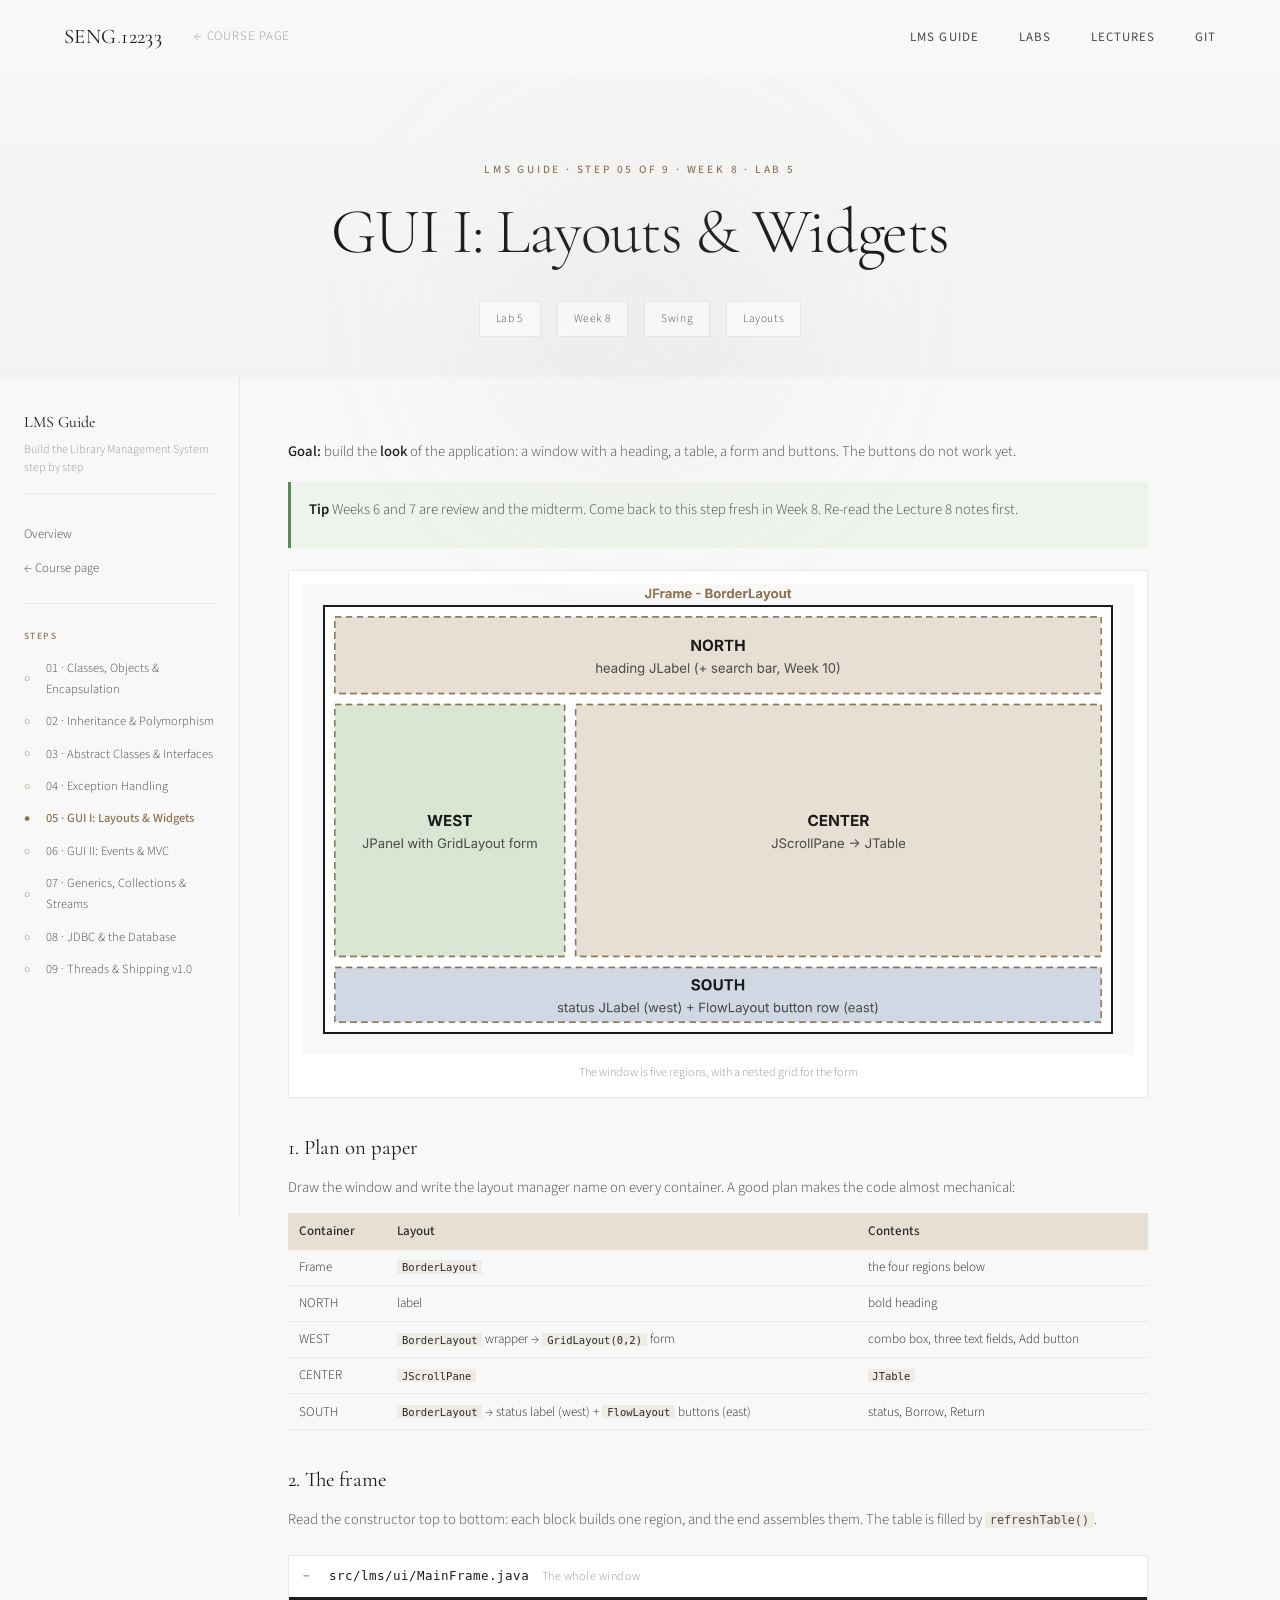
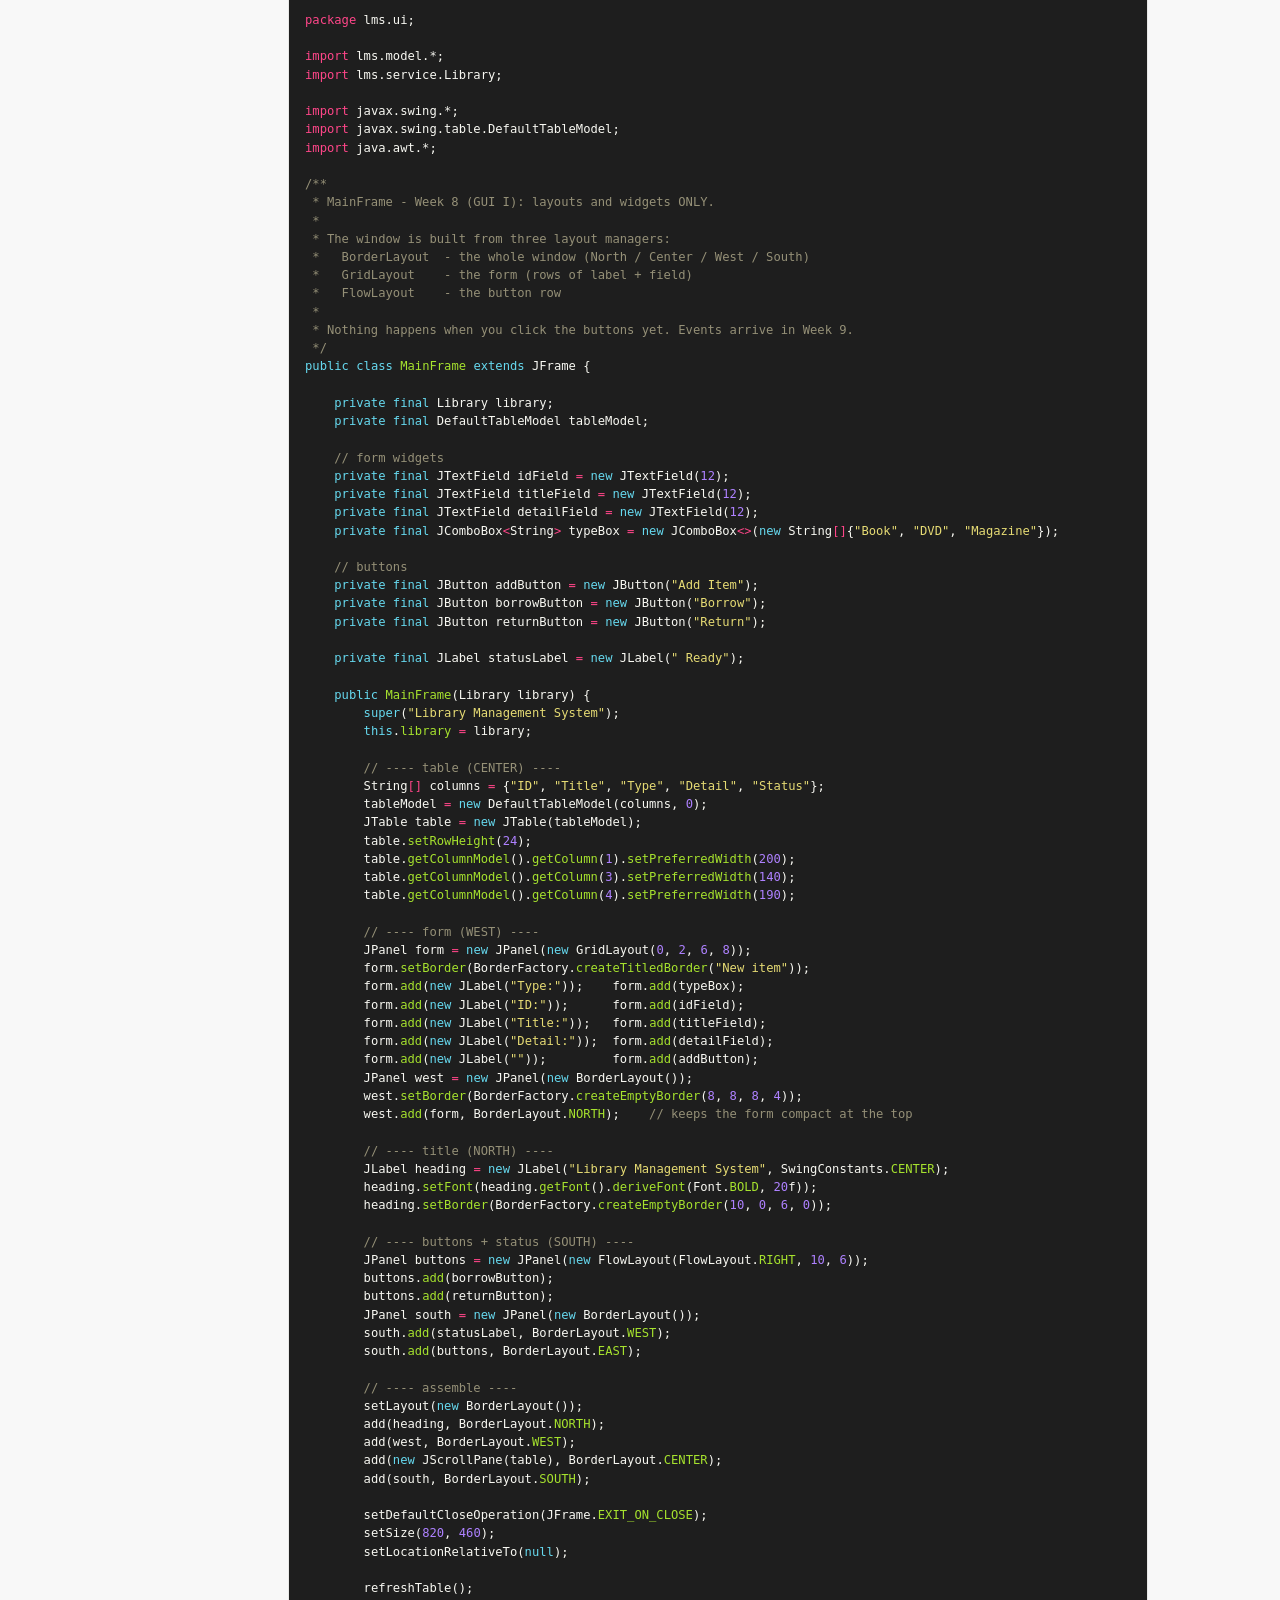
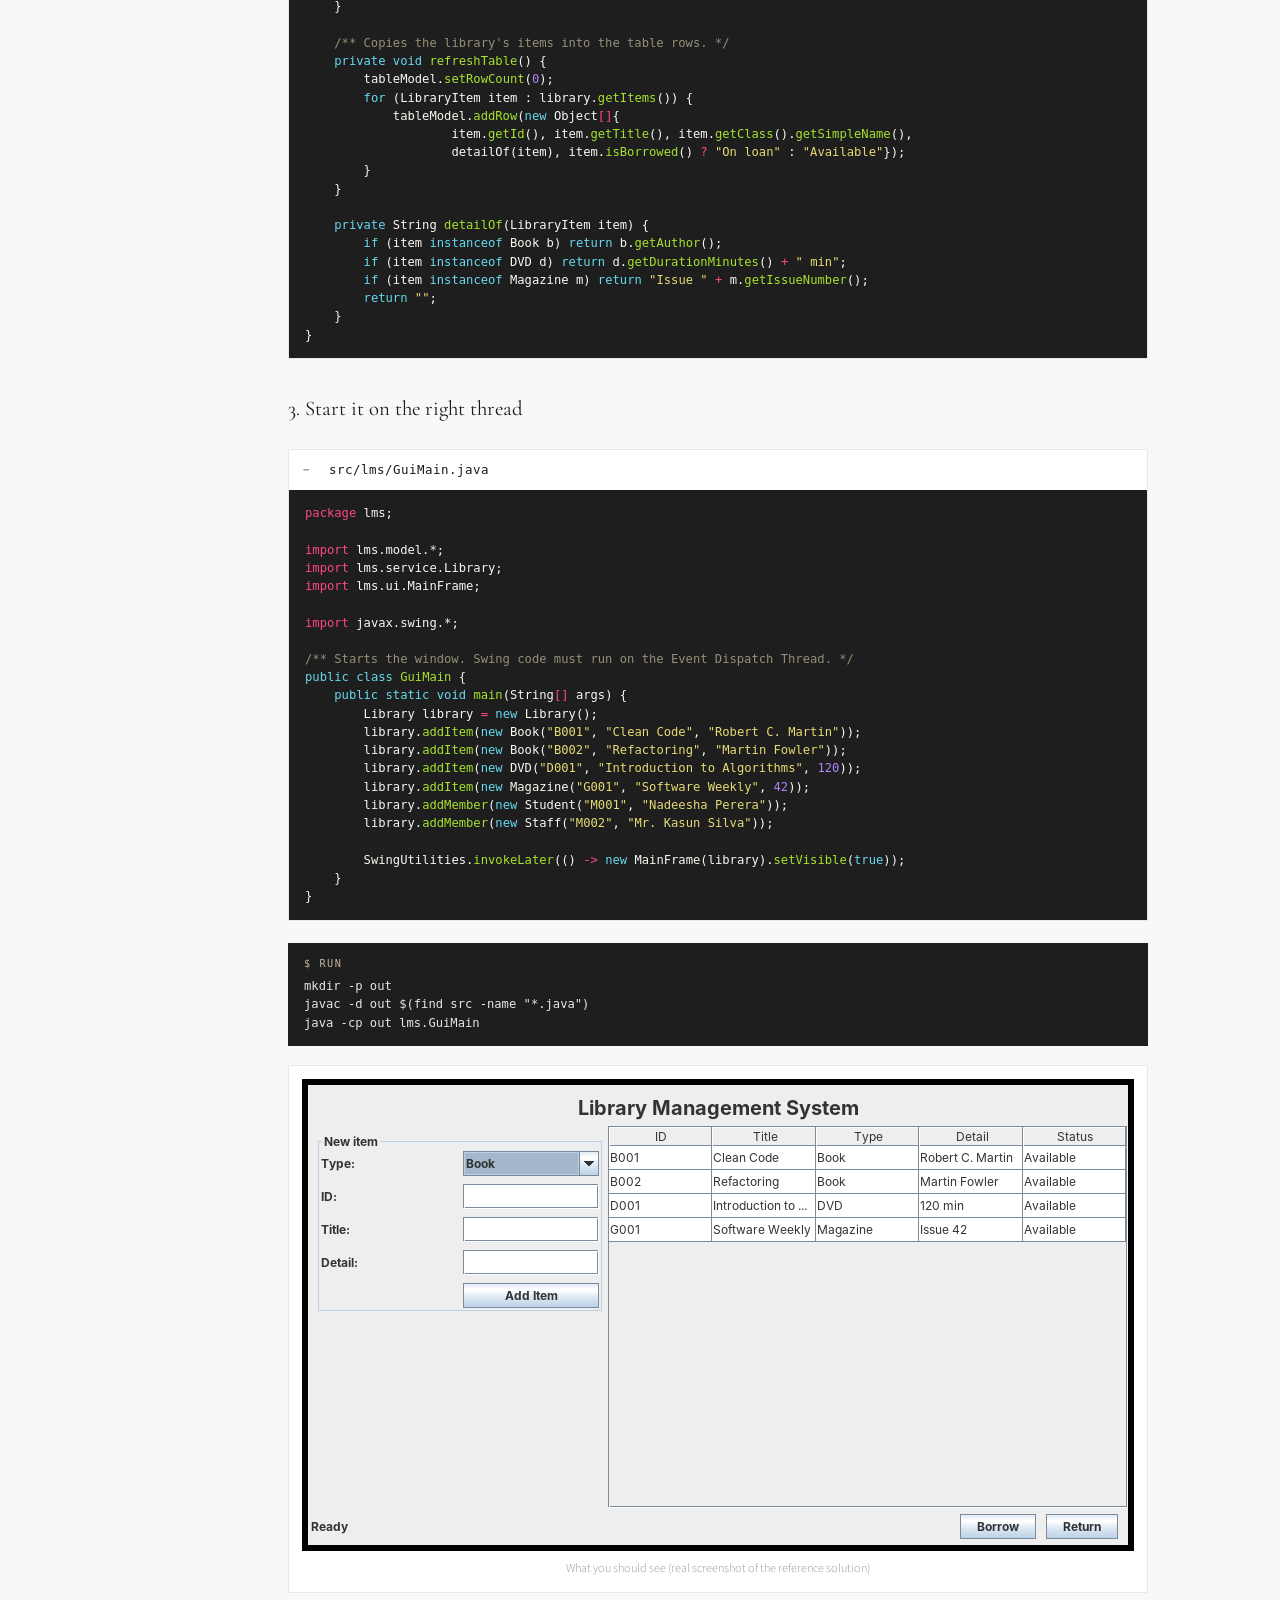
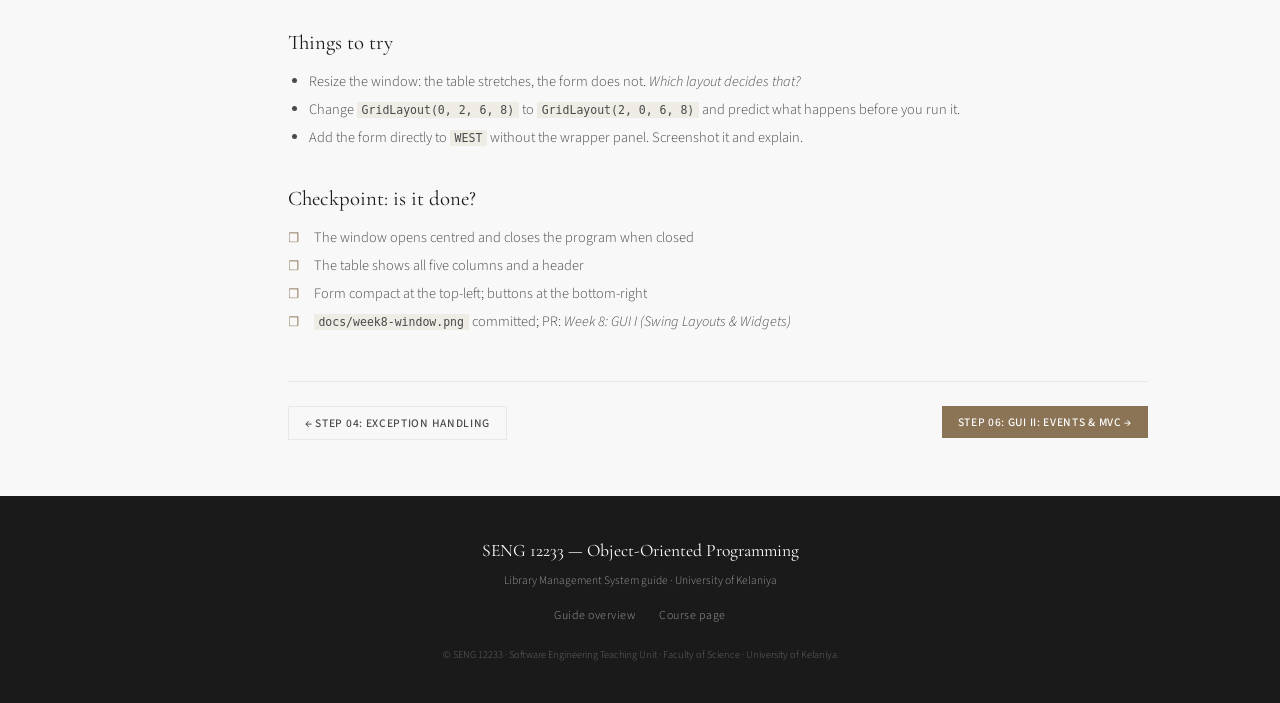
<file: lms-guide/step05_gui_layouts.html>
<!DOCTYPE html>
<html lang="en"><head><meta charset="UTF-8"/><meta name="viewport" content="width=device-width, initial-scale=1.0"/>
<title>Step 05: GUI I: Layouts &amp; Widgets · SENG 12233 LMS Guide</title>
<link rel="preconnect" href="https://fonts.googleapis.com"/><link rel="preconnect" href="https://fonts.gstatic.com" crossorigin/>
<link href="https://fonts.googleapis.com/css2?family=Cormorant+Garamond:ital,wght@0,300;0,400;0,500;1,300;1,400&family=Source+Sans+3:wght@300;400;500;600&display=swap" rel="stylesheet"/>
<style>
:root {
            --white: #ffffff;
            --off-white: #f8f8f8;
            --cream: #f5f5f5;
            --light-gray: #e8e8e6;
            --medium-gray: #999999;
            --dark-gray: #4a4a4a;
            --charcoal: #2a2a2a;
            --black: #1a1a1a;
            --accent: #8b7355;
            --accent-light: #c4b5a0;
            --accent-pale: #e8dfd4;
            --font-serif: 'Cormorant Garamond', Georgia, serif;
            --font-sans: 'Source Sans 3', -apple-system, sans-serif;
        }

        * { margin: 0; padding: 0; box-sizing: border-box; }
        html { scroll-behavior: smooth; }

        body {
            font-family: var(--font-sans);
            background: var(--off-white);
            color: var(--charcoal);
            line-height: 1.7;
            font-weight: 300;
            overflow-x: hidden;
        }

        ::selection { background: var(--accent-light); color: var(--black); }
        a { text-decoration: none; color: inherit; }
        button { font-family: inherit; cursor: pointer; border: none; background: none; }

        /* ── Scroll Progress ── */
        .scroll-progress {
            position: fixed; top: 0; left: 0;
            height: 2px; background: var(--accent);
            z-index: 1001; transition: width 0.1s ease;
        }

        /* ── Navigation ── */
        nav {
            position: fixed; top: 0; left: 0; right: 0; z-index: 1000;
            padding: 1.2rem 4rem;
            display: flex; justify-content: space-between; align-items: center;
            background: rgba(248, 248, 248, 0.95);
            backdrop-filter: blur(20px);
            border-bottom: 1px solid transparent;
            transition: all 0.4s ease;
        }
        nav.scrolled { border-bottom: 1px solid var(--light-gray); padding: 0.8rem 4rem; }
        .nav-left { display: flex; align-items: center; gap: 2rem; }
        .nav-logo { font-family: var(--font-serif); font-size: 1.3rem; font-weight: 400; letter-spacing: 0.02em; color: var(--black); }
        .nav-logo span { color: var(--accent); }
        .nav-back { font-size: 0.8rem; letter-spacing: 0.06em; text-transform: uppercase; color: var(--medium-gray); transition: color 0.3s ease; display: flex; align-items: center; gap: 0.4rem; }
        .nav-back:hover { color: var(--accent); }
        .nav-links { display: flex; gap: 2.5rem; list-style: none; }
        .nav-links a { font-size: 0.8rem; font-weight: 400; letter-spacing: 0.08em; text-transform: uppercase; color: var(--dark-gray); position: relative; transition: color 0.3s ease; }
        .nav-links a::after { content: ''; position: absolute; bottom: -4px; left: 0; width: 0; height: 1px; background: var(--accent); transition: width 0.3s ease; }
        .nav-links a:hover { color: var(--black); }
        .nav-links a:hover::after { width: 100%; }
        .nav-links a.active { color: var(--accent); }
        .nav-links a.active::after { width: 100%; }
        .mobile-menu-btn { display: none; padding: 0.5rem; }
        .mobile-menu-btn span { display: block; width: 22px; height: 1.5px; background: var(--black); margin: 5px 0; transition: all 0.3s ease; }

        /* ── Hero ── */
        .hero {
            padding: 10rem 4rem 4rem; text-align: center; position: relative;
            background: linear-gradient(180deg, #f8f8f8 0%, #f2f2f2 100%);
        }
        .hero::before {
            content: ''; position: absolute; top: 30%; left: 50%; transform: translateX(-50%);
            width: 600px; height: 400px;
            background: radial-gradient(circle, var(--accent-light) 0%, transparent 70%);
            opacity: 0.12; filter: blur(80px);
        }
        .hero-label { font-size: 0.7rem; letter-spacing: 0.25em; text-transform: uppercase; color: var(--accent); margin-bottom: 1rem; font-weight: 500; }
        .hero h1 { font-family: var(--font-serif); font-size: clamp(2.5rem, 5vw, 4rem); font-weight: 300; line-height: 1.15; color: var(--black); margin-bottom: 1rem; letter-spacing: -0.02em; }
        .hero h1 em { font-style: italic; color: var(--accent); }
        .hero-description { font-size: 1.05rem; color: var(--dark-gray); max-width: 600px; margin: 0 auto 2rem; line-height: 1.8; }
        .hero-meta { display: flex; justify-content: center; flex-wrap: wrap; gap: 1rem; }
        .meta-tag { padding: 0.45rem 1rem; background: rgba(255,255,255,0.8); border: 1px solid var(--light-gray); font-size: 0.72rem; letter-spacing: 0.05em; color: var(--dark-gray); transition: all 0.3s ease; }
        .meta-tag:hover { border-color: var(--accent); color: var(--accent); }

        /* ── Progress Bar ── */
        .progress-section { max-width: 600px; margin: 2rem auto 0; }
        .progress-label { display: flex; justify-content: space-between; font-size: 0.72rem; letter-spacing: 0.08em; text-transform: uppercase; color: var(--medium-gray); margin-bottom: 0.5rem; }
        .progress-label-value { color: var(--accent); font-weight: 500; }
        .progress-bar { width: 100%; height: 3px; background: var(--light-gray); overflow: hidden; }
        .progress-fill { height: 100%; background: var(--accent); transition: width 0.8s ease; }

        /* ── Module Band ── */
        .module-band {
            background: var(--black);
            padding: 0.75rem 4rem;
            display: flex; justify-content: space-between; align-items: center;
            flex-wrap: wrap; gap: 0.5rem;
        }
        .module-band-left { font-size: 0.72rem; letter-spacing: 0.06em; color: var(--medium-gray); }
        .module-band-left strong { color: var(--accent); font-weight: 500; }
        .module-band-right { display: flex; gap: 1.5rem; }
        .module-band-right a { font-size: 0.7rem; letter-spacing: 0.06em; text-transform: uppercase; color: rgba(255,255,255,0.4); transition: color 0.3s; }
        .module-band-right a:hover { color: var(--white); }

        /* ── Layout ── */
        .layout { display: grid; grid-template-columns: 240px 1fr; gap: 0; max-width: 1400px; margin: 0 auto; }

        /* ── Sidebar ── */
        .sidebar {
            padding: 2rem 1.5rem; border-right: 1px solid var(--light-gray);
            position: sticky; top: 60px; height: calc(100vh - 60px);
            overflow-y: auto; background: var(--off-white);
        }
        .sidebar::-webkit-scrollbar { width: 3px; }
        .sidebar::-webkit-scrollbar-thumb { background: var(--light-gray); }
        .sidebar-title { font-family: var(--font-serif); font-size: 1rem; font-weight: 400; color: var(--black); margin-bottom: 0.3rem; }
        .sidebar-desc { font-size: 0.75rem; color: var(--medium-gray); margin-bottom: 1.5rem; padding-bottom: 1rem; border-bottom: 1px solid var(--light-gray); line-height: 1.5; }
        .sidebar-section { margin-bottom: 1.5rem; }
        .sidebar-section-label { font-size: 0.6rem; letter-spacing: 0.15em; text-transform: uppercase; color: var(--accent); margin-bottom: 0.5rem; font-weight: 500; }
        .sidebar-item { display: flex; align-items: center; gap: 0.5rem; padding: 0.35rem 0; font-size: 0.78rem; color: var(--dark-gray); cursor: pointer; transition: color 0.2s ease; }
        .sidebar-item:hover { color: var(--accent); }
        .sidebar-check { font-size: 0.65rem; color: var(--accent); min-width: 14px; }
        .sidebar-lock { font-size: 0.65rem; color: var(--light-gray); min-width: 14px; }
        .sidebar-nav-links { margin-bottom: 1.5rem; padding-bottom: 1rem; border-bottom: 1px solid var(--light-gray); }
        .sidebar-nav-link { display: block; padding: 0.4rem 0; font-size: 0.8rem; color: var(--dark-gray); transition: color 0.2s ease; }
        .sidebar-nav-link:hover { color: var(--accent); }
        .sidebar-nav-link.active { color: var(--accent); font-weight: 500; }

        /* ── Main Content ── */
        .main-content { padding: 2.5rem 3rem; min-height: 100vh; }

        /* ── Section Headers ── */
        .section-header { margin-bottom: 1.5rem; }
        .section-label { font-size: 0.65rem; letter-spacing: 0.2em; text-transform: uppercase; color: var(--accent); margin-bottom: 0.3rem; font-weight: 500; }
        .section-title { font-family: var(--font-serif); font-size: clamp(1.4rem, 2.5vw, 1.8rem); font-weight: 300; color: var(--black); letter-spacing: -0.01em; }

        /* ── Overview Card ── */
        .overview-card { background: #f2f2f2; padding: 1.5rem; margin-bottom: 2.5rem; border-left: 3px solid var(--accent); }
        .overview-card p { font-size: 0.9rem; color: var(--dark-gray); line-height: 1.7; margin-bottom: 0.5rem; }
        .overview-card p:last-child { margin-bottom: 0; }
        .overview-card strong { color: var(--black); font-weight: 500; }

        /* ── Part Divider ── */
        .part-divider { display: flex; align-items: center; gap: 1rem; padding: 1rem 0; margin: 2.5rem 0 1.5rem; border-bottom: 1px solid var(--light-gray); }
        .part-divider-num { font-family: var(--font-serif); font-size: 2rem; font-weight: 300; color: var(--accent-light); font-style: italic; line-height: 1; }
        .part-divider-content h3 { font-family: var(--font-serif); font-size: 1.15rem; font-weight: 400; color: var(--black); }
        .part-divider-content p { font-size: 0.72rem; color: var(--medium-gray); letter-spacing: 0.03em; }

        /* ── Lectures Grid ── */
        .lectures-grid { display: grid; grid-template-columns: repeat(auto-fill, minmax(320px, 1fr)); gap: 1.2rem; margin-bottom: 1.5rem; }

        /* ── Lecture Card ── */
        .lecture-card { background: var(--white); border: 1px solid var(--light-gray); transition: all 0.4s ease; position: relative; overflow: hidden; }
        .lecture-card::before { content: ''; position: absolute; top: 0; left: 0; width: 2px; height: 0; background: var(--accent); transition: height 0.4s ease; }
        .lecture-card:hover { border-color: var(--accent-light); box-shadow: 0 4px 20px rgba(0,0,0,0.04); }
        .lecture-card:hover::before { height: 100%; }
        .lecture-card-header { padding: 1.2rem 1.5rem 0.8rem; display: flex; justify-content: space-between; align-items: flex-start; }
        .lecture-num { font-family: var(--font-serif); font-size: 2.5rem; font-weight: 300; color: var(--light-gray); line-height: 1; font-style: italic; transition: color 0.3s ease; }
        .lecture-card:hover .lecture-num { color: var(--accent-light); }
        .lecture-title { font-family: var(--font-serif); font-size: 1.05rem; font-weight: 400; color: var(--black); line-height: 1.35; margin-bottom: 0.2rem; }
        .lecture-subtitle { font-size: 0.78rem; color: var(--medium-gray); }
        .lecture-ref { font-size: 0.68rem; color: var(--accent); margin-top: 0.3rem; letter-spacing: 0.03em; }
        .lecture-card-body { padding: 0 1.5rem 1.2rem; }
        .topics-list { list-style: none; margin-bottom: 1rem; }
        .topics-list li { padding: 0.3rem 0 0.3rem 1.2rem; position: relative; font-size: 0.82rem; color: var(--dark-gray); border-bottom: 1px solid #fafafa; line-height: 1.5; }
        .topics-list li:last-child { border-bottom: none; }
        .topics-list li::before { content: '→'; position: absolute; left: 0; color: var(--accent-light); font-size: 0.72rem; }
        .lecture-actions { display: flex; gap: 0.6rem; flex-wrap: wrap; }

        /* ── Buttons ── */
        .btn { padding: 0.45rem 1rem; font-size: 0.72rem; letter-spacing: 0.06em; text-transform: uppercase; font-weight: 500; transition: all 0.3s ease; display: inline-flex; align-items: center; gap: 0.4rem; }
        .btn-primary { background: var(--accent); color: var(--white); }
        .btn-primary:hover { background: var(--charcoal); }
        .btn-secondary { background: transparent; color: var(--dark-gray); border: 1px solid var(--light-gray); }
        .btn-secondary:hover { border-color: var(--accent); color: var(--accent); }

        /* ── Assessments ── */
        .assessments-grid { display: grid; grid-template-columns: repeat(auto-fill, minmax(340px, 1fr)); gap: 1.2rem; margin-top: 1.5rem; }
        .assessment-card { background: var(--white); border: 1px solid var(--light-gray); padding: 1.5rem; transition: all 0.4s ease; position: relative; overflow: hidden; }
        .assessment-card::before { content: ''; position: absolute; top: 0; left: 0; width: 2px; height: 0; background: var(--accent); transition: height 0.4s ease; }
        .assessment-card:hover { border-color: var(--accent-light); box-shadow: 0 4px 20px rgba(0,0,0,0.04); }
        .assessment-card:hover::before { height: 100%; }
        .assessment-type { font-size: 0.62rem; letter-spacing: 0.2em; text-transform: uppercase; color: var(--accent); margin-bottom: 0.5rem; font-weight: 500; }
        .assessment-title { font-family: var(--font-serif); font-size: 1.1rem; font-weight: 400; color: var(--black); margin-bottom: 0.4rem; line-height: 1.3; }
        .assessment-meta { font-size: 0.78rem; color: var(--medium-gray); margin-bottom: 0.8rem; }
        .assessment-desc { font-size: 0.83rem; color: var(--dark-gray); line-height: 1.65; margin-bottom: 1rem; }
        .assessment-tasks { list-style: none; margin-bottom: 1rem; }
        .assessment-tasks li { padding: 0.3rem 0 0.3rem 1.2rem; position: relative; font-size: 0.8rem; color: var(--dark-gray); border-bottom: 1px solid #fafafa; }
        .assessment-tasks li:last-child { border-bottom: none; }
        .assessment-tasks li::before { content: '→'; position: absolute; left: 0; color: var(--accent-light); font-size: 0.72rem; }
        .assessment-weight { display: inline-block; padding: 0.3rem 0.8rem; background: var(--accent-pale); color: var(--accent); font-size: 0.7rem; letter-spacing: 0.05em; font-weight: 500; }

        /* ── Resources Section ── */
        .resources-grid { display: grid; grid-template-columns: repeat(auto-fit, minmax(200px, 1fr)); gap: 1rem; margin-top: 1.5rem; }
        .resource-card { padding: 1.5rem; background: #f2f2f2; text-align: center; transition: all 0.3s ease; }
        .resource-card:hover { transform: translateY(-2px); box-shadow: 0 4px 15px rgba(0,0,0,0.04); }
        .resource-icon { font-size: 1.5rem; margin-bottom: 0.6rem; }
        .resource-card h3 { font-family: var(--font-serif); font-size: 0.95rem; font-weight: 400; color: var(--black); margin-bottom: 0.25rem; }
        .resource-card h3 a { color: inherit; transition: color 0.3s; }
        .resource-card h3 a:hover { color: var(--accent); }
        .resource-card p { font-size: 0.72rem; color: var(--medium-gray); }

        /* ── Learning Path ── */
        .learning-path { margin-top: 1.5rem; }
        .path-item { display: flex; gap: 1rem; padding: 0.8rem 0; border-bottom: 1px solid var(--light-gray); }
        .path-item:last-child { border-bottom: none; }
        .path-phase { font-family: var(--font-serif); font-size: 0.9rem; font-style: italic; color: var(--accent); min-width: 60px; }
        .path-desc { font-size: 0.85rem; color: var(--dark-gray); line-height: 1.6; }
        .path-desc strong { color: var(--black); font-weight: 500; }

        /* ── Course Structure ── */
        .course-structure { margin-top: 2rem; padding: 1.5rem; background: #f2f2f2; border-left: 3px solid var(--accent); }
        .course-structure p { font-size: 0.85rem; color: var(--dark-gray); margin-bottom: 0.5rem; line-height: 1.7; }
        .course-structure p:last-child { margin-bottom: 0; }
        .course-structure strong { color: var(--black); font-weight: 500; }

        /* ── Footer ── */
        footer { background: var(--black); color: var(--white); text-align: center; padding: 2.5rem 4rem; }
        .footer-title { font-family: var(--font-serif); font-size: 1.1rem; font-weight: 400; margin-bottom: 0.3rem; }
        .footer-sub { font-size: 0.72rem; color: var(--medium-gray); margin-bottom: 1rem; }
        .footer-links { display: flex; justify-content: center; gap: 1.5rem; flex-wrap: wrap; }
        .footer-links a { font-size: 0.75rem; color: var(--medium-gray); letter-spacing: 0.04em; transition: color 0.3s ease; }
        .footer-links a:hover { color: var(--white); }
        .footer-copy { font-size: 0.65rem; color: var(--medium-gray); margin-top: 1.2rem; opacity: 0.6; }

        /* ── Animations ── */
        .fade-in { opacity: 0; transform: translateY(12px); transition: opacity 0.5s ease, transform 0.5s ease; }
        .fade-in.visible { opacity: 1; transform: translateY(0); }

        /* ── Responsive ── */
        @media (max-width: 1024px) {
            .layout { grid-template-columns: 1fr; }
            .sidebar { display: none; }
            .main-content { padding: 2rem; }
        }
        @media (max-width: 768px) {
            nav { padding: 1rem 1.5rem; }
            .nav-links { display: none; }
            .mobile-menu-btn { display: block; }
            .hero { padding: 8rem 1.5rem 3rem; }
            .main-content { padding: 1.5rem; }
            .lectures-grid { grid-template-columns: 1fr; }
            .assessments-grid { grid-template-columns: 1fr; }
            .hero-meta { flex-direction: column; align-items: center; }
            .resources-grid { grid-template-columns: 1fr 1fr; }
            .module-band { padding: 0.75rem 1.5rem; }
            footer { padding: 2rem 1.5rem; }
        }
        @media (max-width: 480px) { .resources-grid { grid-template-columns: 1fr; } }
pre { line-height: 125%; }
td.linenos .normal { color: inherit; background-color: transparent; padding-left: 5px; padding-right: 5px; }
span.linenos { color: inherit; background-color: transparent; padding-left: 5px; padding-right: 5px; }
td.linenos .special { color: #000000; background-color: #ffffc0; padding-left: 5px; padding-right: 5px; }
span.linenos.special { color: #000000; background-color: #ffffc0; padding-left: 5px; padding-right: 5px; }
.hl .hll { background-color: #49483e }
.hl { background: #272822; color: #F8F8F2 }
.hl .c { color: #959077 } /* Comment */
.hl .err { color: #ED007E; background-color: #1E0010 } /* Error */
.hl .esc { color: #F8F8F2 } /* Escape */
.hl .g { color: #F8F8F2 } /* Generic */
.hl .k { color: #66D9EF } /* Keyword */
.hl .l { color: #AE81FF } /* Literal */
.hl .n { color: #F8F8F2 } /* Name */
.hl .o { color: #FF4689 } /* Operator */
.hl .x { color: #F8F8F2 } /* Other */
.hl .p { color: #F8F8F2 } /* Punctuation */
.hl .ch { color: #959077 } /* Comment.Hashbang */
.hl .cm { color: #959077 } /* Comment.Multiline */
.hl .cp { color: #959077 } /* Comment.Preproc */
.hl .cpf { color: #959077 } /* Comment.PreprocFile */
.hl .c1 { color: #959077 } /* Comment.Single */
.hl .cs { color: #959077 } /* Comment.Special */
.hl .gd { color: #FF4689 } /* Generic.Deleted */
.hl .ge { color: #F8F8F2; font-style: italic } /* Generic.Emph */
.hl .ges { color: #F8F8F2; font-weight: bold; font-style: italic } /* Generic.EmphStrong */
.hl .gr { color: #FF4689 } /* Generic.Error */
.hl .gh { color: #F8F8F2 } /* Generic.Heading */
.hl .gi { color: #A6E22E } /* Generic.Inserted */
.hl .go { color: #66D9EF } /* Generic.Output */
.hl .gp { color: #FF4689; font-weight: bold } /* Generic.Prompt */
.hl .gs { color: #F8F8F2; font-weight: bold } /* Generic.Strong */
.hl .gu { color: #959077 } /* Generic.Subheading */
.hl .gt { color: #66D9EF } /* Generic.Traceback */
.hl .kc { color: #66D9EF } /* Keyword.Constant */
.hl .kd { color: #66D9EF } /* Keyword.Declaration */
.hl .kn { color: #FF4689 } /* Keyword.Namespace */
.hl .kp { color: #66D9EF } /* Keyword.Pseudo */
.hl .kr { color: #66D9EF } /* Keyword.Reserved */
.hl .kt { color: #66D9EF } /* Keyword.Type */
.hl .ld { color: #E6DB74 } /* Literal.Date */
.hl .m { color: #AE81FF } /* Literal.Number */
.hl .s { color: #E6DB74 } /* Literal.String */
.hl .na { color: #A6E22E } /* Name.Attribute */
.hl .nb { color: #A6E22E } /* Name.Builtin */
.hl .nc { color: #A6E22E } /* Name.Class */
.hl .no { color: #66D9EF } /* Name.Constant */
.hl .nd { color: #A6E22E } /* Name.Decorator */
.hl .ni { color: #F8F8F2 } /* Name.Entity */
.hl .ne { color: #A6E22E } /* Name.Exception */
.hl .nf { color: #A6E22E } /* Name.Function */
.hl .nl { color: #F8F8F2 } /* Name.Label */
.hl .nn { color: #F8F8F2 } /* Name.Namespace */
.hl .nx { color: #A6E22E } /* Name.Other */
.hl .py { color: #F8F8F2 } /* Name.Property */
.hl .nt { color: #FF4689 } /* Name.Tag */
.hl .nv { color: #F8F8F2 } /* Name.Variable */
.hl .ow { color: #FF4689 } /* Operator.Word */
.hl .pm { color: #F8F8F2 } /* Punctuation.Marker */
.hl .w { color: #F8F8F2 } /* Text.Whitespace */
.hl .mb { color: #AE81FF } /* Literal.Number.Bin */
.hl .mf { color: #AE81FF } /* Literal.Number.Float */
.hl .mh { color: #AE81FF } /* Literal.Number.Hex */
.hl .mi { color: #AE81FF } /* Literal.Number.Integer */
.hl .mo { color: #AE81FF } /* Literal.Number.Oct */
.hl .sa { color: #E6DB74 } /* Literal.String.Affix */
.hl .sb { color: #E6DB74 } /* Literal.String.Backtick */
.hl .sc { color: #E6DB74 } /* Literal.String.Char */
.hl .dl { color: #E6DB74 } /* Literal.String.Delimiter */
.hl .sd { color: #E6DB74 } /* Literal.String.Doc */
.hl .s2 { color: #E6DB74 } /* Literal.String.Double */
.hl .se { color: #AE81FF } /* Literal.String.Escape */
.hl .sh { color: #E6DB74 } /* Literal.String.Heredoc */
.hl .si { color: #E6DB74 } /* Literal.String.Interpol */
.hl .sx { color: #E6DB74 } /* Literal.String.Other */
.hl .sr { color: #E6DB74 } /* Literal.String.Regex */
.hl .s1 { color: #E6DB74 } /* Literal.String.Single */
.hl .ss { color: #E6DB74 } /* Literal.String.Symbol */
.hl .bp { color: #A6E22E } /* Name.Builtin.Pseudo */
.hl .fm { color: #A6E22E } /* Name.Function.Magic */
.hl .vc { color: #F8F8F2 } /* Name.Variable.Class */
.hl .vg { color: #F8F8F2 } /* Name.Variable.Global */
.hl .vi { color: #F8F8F2 } /* Name.Variable.Instance */
.hl .vm { color: #F8F8F2 } /* Name.Variable.Magic */
.hl .il { color: #AE81FF } /* Literal.Number.Integer.Long */
.hl { background:#1e1e1e !important; }
.guide-intro { max-width: 860px; }
.step-block { margin: 1.4rem 0; }
.step-block p { font-size: 0.92rem; color: var(--dark-gray); line-height: 1.75; margin-bottom: .7rem; }
.step-block h3 { font-family: var(--font-serif); font-size: 1.3rem; font-weight: 400; color: var(--black); margin: 2rem 0 .6rem; }
.step-block h4 { font-size: .8rem; letter-spacing: .12em; text-transform: uppercase; color: var(--accent); margin: 1.2rem 0 .4rem; font-weight: 500; }
.step-block ul, .step-block ol { margin: 0 0 .9rem 1.3rem; font-size: .9rem; color: var(--dark-gray); }
.step-block li { margin: .25rem 0; line-height: 1.65; }
.step-block code, .callout code { font-family: 'DejaVu Sans Mono', Consolas, monospace; font-size: .8em; background: #efece6; padding: .05rem .3rem; }
.step-block strong { color: var(--black); font-weight: 500; }
.step-block table { border-collapse: collapse; width: 100%; font-size: .82rem; margin: .8rem 0 1.2rem; }
.step-block th { background: var(--accent-pale); text-align: left; padding: .45rem .7rem; font-weight: 500; }
.step-block td { padding: .4rem .7rem; border-bottom: 1px solid var(--light-gray); vertical-align: top; }
.codefile { margin: 1rem 0 1.4rem; border: 1px solid var(--light-gray); background: #fff; }
.codefile > summary { cursor: pointer; padding: .55rem .9rem; font-size: .78rem; letter-spacing: .04em; color: var(--dark-gray); display: flex; gap: .8rem; align-items: baseline; list-style: none; }
.codefile > summary::-webkit-details-marker { display: none; }
.codefile > summary::before { content: '+'; color: var(--accent); font-weight: 600; width: .8rem; }
.codefile[open] > summary::before { content: '\2212'; }
.codefile .fname { font-family: 'DejaVu Sans Mono', Consolas, monospace; color: var(--black); font-size: .78rem; }
.codefile .fcap { color: var(--medium-gray); font-size: .76rem; }
.codefile .hl { margin: 0; overflow-x: auto; }
.codefile pre { margin: 0; padding: .9rem 1rem; font-family: 'DejaVu Sans Mono', Consolas, monospace; font-size: .76rem; line-height: 1.5; font-weight: 400; }
.cmd, .out { margin: .8rem 0 1.2rem; font-family: 'DejaVu Sans Mono', Consolas, monospace; font-size: .76rem; line-height: 1.55; padding: .8rem 1rem; overflow-x: auto; white-space: pre; font-weight: 400; }
.cmd { background: #1e1e1e; color: #e6e6e6; }
.cmd::before { content: '$ run'; display:block; color: var(--accent-light); font-size: .64rem; letter-spacing: .15em; text-transform: uppercase; margin-bottom: .3rem; }
.out { background: #f2f2f2; border-left: 3px solid var(--accent); color: var(--charcoal); }
.out::before { content: 'expected output'; display:block; color: var(--accent); font-size: .64rem; letter-spacing: .15em; text-transform: uppercase; margin-bottom: .3rem; font-family: var(--font-sans); }
figure { margin: 1.2rem 0 1.6rem; background: #fff; border: 1px solid var(--light-gray); padding: .8rem; }
figure img { max-width: 100%; display: block; margin: 0 auto; }
figcaption { font-size: .76rem; color: var(--medium-gray); margin-top: .5rem; text-align: center; }
.callout { margin: 1.1rem 0; padding: .9rem 1.1rem; font-size: .88rem; line-height: 1.7; color: var(--dark-gray); background: #f2f2f2; border-left: 3px solid var(--accent); }
.callout.tip { border-left-color: #5d8a5a; background: #eef3ec; }
.callout.warn { border-left-color: #b5651d; background: #f7eee3; }
.callout.check { border-left-color: #3d6a99; background: #ecf1f6; }
.callout strong { color: var(--black); font-weight: 600; }
.pager { display:flex; justify-content: space-between; gap: 1rem; margin: 3rem 0 1rem; padding-top: 1.5rem; border-top: 1px solid var(--light-gray); flex-wrap: wrap; }
.checklist { list-style: none; margin-left: 0 !important; }
.checklist li { padding-left: 1.6rem; position: relative; }
.checklist li::before { content: '\2610'; position: absolute; left: 0; color: var(--accent); }
.sidebar-item a { display:flex; gap:.5rem; width:100%; }
.sidebar-item.current { color: var(--accent); font-weight: 500; }

</style></head><body>
<div class="scroll-progress" id="scrollBar"></div>
<nav id="mainNav"><div class="nav-left"><div class="nav-logo">SENG<span>.</span>12233</div><a class="nav-back" href="../index.html">← Course page</a></div>
<ul class="nav-links"><li><a href="index.html" class="">LMS Guide</a></li><li><a href="../index.html#labs">Labs</a></li><li><a href="../index.html#lectures">Lectures</a></li><li><a href="../index.html#git">Git</a></li></ul>
<button class="mobile-menu-btn" aria-label="Menu"><span></span><span></span><span></span></button></nav>
<section class="hero" style="padding-bottom:2.5rem"><p class="hero-label">LMS Guide · Step 05 of 9 · Week 8 · Lab 5</p><h1>GUI I: Layouts & Widgets</h1><p class="hero-description"></p><div class="hero-meta"><span class="meta-tag">Lab 5</span><span class="meta-tag">Week 8</span><span class="meta-tag">Swing</span><span class="meta-tag">Layouts</span></div></section>
<div class="layout"><aside class="sidebar">
    <p class="sidebar-title">LMS Guide</p>
    <p class="sidebar-desc">Build the Library Management System step by step</p>
    <div class="sidebar-nav-links">
      <a class="sidebar-nav-link" href="index.html">Overview</a>
      <a class="sidebar-nav-link" href="../index.html">← Course page</a>
    </div>
    <div class="sidebar-section"><p class="sidebar-section-label">Steps</p><div class="sidebar-item"><span class="sidebar-check">○</span><a href="step01_encapsulation.html">01 · Classes, Objects & Encapsulation</a></div><div class="sidebar-item"><span class="sidebar-check">○</span><a href="step02_inheritance.html">02 · Inheritance & Polymorphism</a></div><div class="sidebar-item"><span class="sidebar-check">○</span><a href="step03_interfaces.html">03 · Abstract Classes & Interfaces</a></div><div class="sidebar-item"><span class="sidebar-check">○</span><a href="step04_exceptions.html">04 · Exception Handling</a></div><div class="sidebar-item current"><span class="sidebar-check">●</span><a href="step05_gui_layouts.html">05 · GUI I: Layouts & Widgets</a></div><div class="sidebar-item"><span class="sidebar-check">○</span><a href="step06_gui_events_mvc.html">06 · GUI II: Events & MVC</a></div><div class="sidebar-item"><span class="sidebar-check">○</span><a href="step07_generics_streams.html">07 · Generics, Collections & Streams</a></div><div class="sidebar-item"><span class="sidebar-check">○</span><a href="step08_jdbc.html">08 · JDBC & the Database</a></div><div class="sidebar-item"><span class="sidebar-check">○</span><a href="step09_threads_final.html">09 · Threads & Shipping v1.0</a></div></div>
  </aside><main class="main-content"><div class="guide-intro"><div class="step-block"><p><strong>Goal:</strong> build the <strong>look</strong> of the application: a window with a heading, a table, a form and buttons. The buttons do not work yet.</p>
<div class="callout tip"><p><strong>Tip</strong> Weeks 6 and 7 are review and the midterm. Come back to this step fresh in Week 8. Re-read the Lecture 8 notes first.</p>
</div></div>
<figure><img src="img/borderlayout.png" alt="The window is five regions, with a nested grid for the form"/><figcaption>The window is five regions, with a nested grid for the form</figcaption></figure>
<div class="step-block"><h3>1. Plan on paper</h3>
<p>Draw the window and write the layout manager name on every container. A good plan makes the code almost mechanical:</p>
<table>
<thead>
<tr>
<th>Container</th>
<th>Layout</th>
<th>Contents</th>
</tr>
</thead>
<tbody>
<tr>
<td>Frame</td>
<td><code>BorderLayout</code></td>
<td>the four regions below</td>
</tr>
<tr>
<td>NORTH</td>
<td>label</td>
<td>bold heading</td>
</tr>
<tr>
<td>WEST</td>
<td><code>BorderLayout</code> wrapper → <code>GridLayout(0,2)</code> form</td>
<td>combo box, three text fields, Add button</td>
</tr>
<tr>
<td>CENTER</td>
<td><code>JScrollPane</code></td>
<td><code>JTable</code></td>
</tr>
<tr>
<td>SOUTH</td>
<td><code>BorderLayout</code> → status label (west) + <code>FlowLayout</code> buttons (east)</td>
<td>status, Borrow, Return</td>
</tr>
</tbody>
</table>
<h3>2. The frame</h3>
<p>Read the constructor top to bottom: each block builds one region, and the end assembles them. The table is filled by <code>refreshTable()</code>.</p></div>
<details class="codefile" open><summary><span class="fname">src/lms/ui/MainFrame.java</span><span class="fcap">The whole window</span></summary><div class="hl"><pre><span></span><span class="kn">package</span><span class="w"> </span><span class="nn">lms.ui</span><span class="p">;</span>

<span class="kn">import</span><span class="w"> </span><span class="nn">lms.model.*</span><span class="p">;</span>
<span class="kn">import</span><span class="w"> </span><span class="nn">lms.service.Library</span><span class="p">;</span>

<span class="kn">import</span><span class="w"> </span><span class="nn">javax.swing.*</span><span class="p">;</span>
<span class="kn">import</span><span class="w"> </span><span class="nn">javax.swing.table.DefaultTableModel</span><span class="p">;</span>
<span class="kn">import</span><span class="w"> </span><span class="nn">java.awt.*</span><span class="p">;</span>

<span class="cm">/**</span>
<span class="cm"> * MainFrame - Week 8 (GUI I): layouts and widgets ONLY.</span>
<span class="cm"> *</span>
<span class="cm"> * The window is built from three layout managers:</span>
<span class="cm"> *   BorderLayout  - the whole window (North / Center / West / South)</span>
<span class="cm"> *   GridLayout    - the form (rows of label + field)</span>
<span class="cm"> *   FlowLayout    - the button row</span>
<span class="cm"> *</span>
<span class="cm"> * Nothing happens when you click the buttons yet. Events arrive in Week 9.</span>
<span class="cm"> */</span>
<span class="kd">public</span><span class="w"> </span><span class="kd">class</span> <span class="nc">MainFrame</span><span class="w"> </span><span class="kd">extends</span><span class="w"> </span><span class="n">JFrame</span><span class="w"> </span><span class="p">{</span>

<span class="w">    </span><span class="kd">private</span><span class="w"> </span><span class="kd">final</span><span class="w"> </span><span class="n">Library</span><span class="w"> </span><span class="n">library</span><span class="p">;</span>
<span class="w">    </span><span class="kd">private</span><span class="w"> </span><span class="kd">final</span><span class="w"> </span><span class="n">DefaultTableModel</span><span class="w"> </span><span class="n">tableModel</span><span class="p">;</span>

<span class="w">    </span><span class="c1">// form widgets</span>
<span class="w">    </span><span class="kd">private</span><span class="w"> </span><span class="kd">final</span><span class="w"> </span><span class="n">JTextField</span><span class="w"> </span><span class="n">idField</span><span class="w"> </span><span class="o">=</span><span class="w"> </span><span class="k">new</span><span class="w"> </span><span class="n">JTextField</span><span class="p">(</span><span class="mi">12</span><span class="p">);</span>
<span class="w">    </span><span class="kd">private</span><span class="w"> </span><span class="kd">final</span><span class="w"> </span><span class="n">JTextField</span><span class="w"> </span><span class="n">titleField</span><span class="w"> </span><span class="o">=</span><span class="w"> </span><span class="k">new</span><span class="w"> </span><span class="n">JTextField</span><span class="p">(</span><span class="mi">12</span><span class="p">);</span>
<span class="w">    </span><span class="kd">private</span><span class="w"> </span><span class="kd">final</span><span class="w"> </span><span class="n">JTextField</span><span class="w"> </span><span class="n">detailField</span><span class="w"> </span><span class="o">=</span><span class="w"> </span><span class="k">new</span><span class="w"> </span><span class="n">JTextField</span><span class="p">(</span><span class="mi">12</span><span class="p">);</span>
<span class="w">    </span><span class="kd">private</span><span class="w"> </span><span class="kd">final</span><span class="w"> </span><span class="n">JComboBox</span><span class="o">&lt;</span><span class="n">String</span><span class="o">&gt;</span><span class="w"> </span><span class="n">typeBox</span><span class="w"> </span><span class="o">=</span><span class="w"> </span><span class="k">new</span><span class="w"> </span><span class="n">JComboBox</span><span class="o">&lt;&gt;</span><span class="p">(</span><span class="k">new</span><span class="w"> </span><span class="n">String</span><span class="o">[]</span><span class="p">{</span><span class="s">"Book"</span><span class="p">,</span><span class="w"> </span><span class="s">"DVD"</span><span class="p">,</span><span class="w"> </span><span class="s">"Magazine"</span><span class="p">});</span>

<span class="w">    </span><span class="c1">// buttons</span>
<span class="w">    </span><span class="kd">private</span><span class="w"> </span><span class="kd">final</span><span class="w"> </span><span class="n">JButton</span><span class="w"> </span><span class="n">addButton</span><span class="w"> </span><span class="o">=</span><span class="w"> </span><span class="k">new</span><span class="w"> </span><span class="n">JButton</span><span class="p">(</span><span class="s">"Add Item"</span><span class="p">);</span>
<span class="w">    </span><span class="kd">private</span><span class="w"> </span><span class="kd">final</span><span class="w"> </span><span class="n">JButton</span><span class="w"> </span><span class="n">borrowButton</span><span class="w"> </span><span class="o">=</span><span class="w"> </span><span class="k">new</span><span class="w"> </span><span class="n">JButton</span><span class="p">(</span><span class="s">"Borrow"</span><span class="p">);</span>
<span class="w">    </span><span class="kd">private</span><span class="w"> </span><span class="kd">final</span><span class="w"> </span><span class="n">JButton</span><span class="w"> </span><span class="n">returnButton</span><span class="w"> </span><span class="o">=</span><span class="w"> </span><span class="k">new</span><span class="w"> </span><span class="n">JButton</span><span class="p">(</span><span class="s">"Return"</span><span class="p">);</span>

<span class="w">    </span><span class="kd">private</span><span class="w"> </span><span class="kd">final</span><span class="w"> </span><span class="n">JLabel</span><span class="w"> </span><span class="n">statusLabel</span><span class="w"> </span><span class="o">=</span><span class="w"> </span><span class="k">new</span><span class="w"> </span><span class="n">JLabel</span><span class="p">(</span><span class="s">" Ready"</span><span class="p">);</span>

<span class="w">    </span><span class="kd">public</span><span class="w"> </span><span class="nf">MainFrame</span><span class="p">(</span><span class="n">Library</span><span class="w"> </span><span class="n">library</span><span class="p">)</span><span class="w"> </span><span class="p">{</span>
<span class="w">        </span><span class="kd">super</span><span class="p">(</span><span class="s">"Library Management System"</span><span class="p">);</span>
<span class="w">        </span><span class="k">this</span><span class="p">.</span><span class="na">library</span><span class="w"> </span><span class="o">=</span><span class="w"> </span><span class="n">library</span><span class="p">;</span>

<span class="w">        </span><span class="c1">// ---- table (CENTER) ----</span>
<span class="w">        </span><span class="n">String</span><span class="o">[]</span><span class="w"> </span><span class="n">columns</span><span class="w"> </span><span class="o">=</span><span class="w"> </span><span class="p">{</span><span class="s">"ID"</span><span class="p">,</span><span class="w"> </span><span class="s">"Title"</span><span class="p">,</span><span class="w"> </span><span class="s">"Type"</span><span class="p">,</span><span class="w"> </span><span class="s">"Detail"</span><span class="p">,</span><span class="w"> </span><span class="s">"Status"</span><span class="p">};</span>
<span class="w">        </span><span class="n">tableModel</span><span class="w"> </span><span class="o">=</span><span class="w"> </span><span class="k">new</span><span class="w"> </span><span class="n">DefaultTableModel</span><span class="p">(</span><span class="n">columns</span><span class="p">,</span><span class="w"> </span><span class="mi">0</span><span class="p">);</span>
<span class="w">        </span><span class="n">JTable</span><span class="w"> </span><span class="n">table</span><span class="w"> </span><span class="o">=</span><span class="w"> </span><span class="k">new</span><span class="w"> </span><span class="n">JTable</span><span class="p">(</span><span class="n">tableModel</span><span class="p">);</span>
<span class="w">        </span><span class="n">table</span><span class="p">.</span><span class="na">setRowHeight</span><span class="p">(</span><span class="mi">24</span><span class="p">);</span>
<span class="w">        </span><span class="n">table</span><span class="p">.</span><span class="na">getColumnModel</span><span class="p">().</span><span class="na">getColumn</span><span class="p">(</span><span class="mi">1</span><span class="p">).</span><span class="na">setPreferredWidth</span><span class="p">(</span><span class="mi">200</span><span class="p">);</span>
<span class="w">        </span><span class="n">table</span><span class="p">.</span><span class="na">getColumnModel</span><span class="p">().</span><span class="na">getColumn</span><span class="p">(</span><span class="mi">3</span><span class="p">).</span><span class="na">setPreferredWidth</span><span class="p">(</span><span class="mi">140</span><span class="p">);</span>
<span class="w">        </span><span class="n">table</span><span class="p">.</span><span class="na">getColumnModel</span><span class="p">().</span><span class="na">getColumn</span><span class="p">(</span><span class="mi">4</span><span class="p">).</span><span class="na">setPreferredWidth</span><span class="p">(</span><span class="mi">190</span><span class="p">);</span>

<span class="w">        </span><span class="c1">// ---- form (WEST) ----</span>
<span class="w">        </span><span class="n">JPanel</span><span class="w"> </span><span class="n">form</span><span class="w"> </span><span class="o">=</span><span class="w"> </span><span class="k">new</span><span class="w"> </span><span class="n">JPanel</span><span class="p">(</span><span class="k">new</span><span class="w"> </span><span class="n">GridLayout</span><span class="p">(</span><span class="mi">0</span><span class="p">,</span><span class="w"> </span><span class="mi">2</span><span class="p">,</span><span class="w"> </span><span class="mi">6</span><span class="p">,</span><span class="w"> </span><span class="mi">8</span><span class="p">));</span>
<span class="w">        </span><span class="n">form</span><span class="p">.</span><span class="na">setBorder</span><span class="p">(</span><span class="n">BorderFactory</span><span class="p">.</span><span class="na">createTitledBorder</span><span class="p">(</span><span class="s">"New item"</span><span class="p">));</span>
<span class="w">        </span><span class="n">form</span><span class="p">.</span><span class="na">add</span><span class="p">(</span><span class="k">new</span><span class="w"> </span><span class="n">JLabel</span><span class="p">(</span><span class="s">"Type:"</span><span class="p">));</span><span class="w">    </span><span class="n">form</span><span class="p">.</span><span class="na">add</span><span class="p">(</span><span class="n">typeBox</span><span class="p">);</span>
<span class="w">        </span><span class="n">form</span><span class="p">.</span><span class="na">add</span><span class="p">(</span><span class="k">new</span><span class="w"> </span><span class="n">JLabel</span><span class="p">(</span><span class="s">"ID:"</span><span class="p">));</span><span class="w">      </span><span class="n">form</span><span class="p">.</span><span class="na">add</span><span class="p">(</span><span class="n">idField</span><span class="p">);</span>
<span class="w">        </span><span class="n">form</span><span class="p">.</span><span class="na">add</span><span class="p">(</span><span class="k">new</span><span class="w"> </span><span class="n">JLabel</span><span class="p">(</span><span class="s">"Title:"</span><span class="p">));</span><span class="w">   </span><span class="n">form</span><span class="p">.</span><span class="na">add</span><span class="p">(</span><span class="n">titleField</span><span class="p">);</span>
<span class="w">        </span><span class="n">form</span><span class="p">.</span><span class="na">add</span><span class="p">(</span><span class="k">new</span><span class="w"> </span><span class="n">JLabel</span><span class="p">(</span><span class="s">"Detail:"</span><span class="p">));</span><span class="w">  </span><span class="n">form</span><span class="p">.</span><span class="na">add</span><span class="p">(</span><span class="n">detailField</span><span class="p">);</span>
<span class="w">        </span><span class="n">form</span><span class="p">.</span><span class="na">add</span><span class="p">(</span><span class="k">new</span><span class="w"> </span><span class="n">JLabel</span><span class="p">(</span><span class="s">""</span><span class="p">));</span><span class="w">         </span><span class="n">form</span><span class="p">.</span><span class="na">add</span><span class="p">(</span><span class="n">addButton</span><span class="p">);</span>
<span class="w">        </span><span class="n">JPanel</span><span class="w"> </span><span class="n">west</span><span class="w"> </span><span class="o">=</span><span class="w"> </span><span class="k">new</span><span class="w"> </span><span class="n">JPanel</span><span class="p">(</span><span class="k">new</span><span class="w"> </span><span class="n">BorderLayout</span><span class="p">());</span>
<span class="w">        </span><span class="n">west</span><span class="p">.</span><span class="na">setBorder</span><span class="p">(</span><span class="n">BorderFactory</span><span class="p">.</span><span class="na">createEmptyBorder</span><span class="p">(</span><span class="mi">8</span><span class="p">,</span><span class="w"> </span><span class="mi">8</span><span class="p">,</span><span class="w"> </span><span class="mi">8</span><span class="p">,</span><span class="w"> </span><span class="mi">4</span><span class="p">));</span>
<span class="w">        </span><span class="n">west</span><span class="p">.</span><span class="na">add</span><span class="p">(</span><span class="n">form</span><span class="p">,</span><span class="w"> </span><span class="n">BorderLayout</span><span class="p">.</span><span class="na">NORTH</span><span class="p">);</span><span class="w">    </span><span class="c1">// keeps the form compact at the top</span>

<span class="w">        </span><span class="c1">// ---- title (NORTH) ----</span>
<span class="w">        </span><span class="n">JLabel</span><span class="w"> </span><span class="n">heading</span><span class="w"> </span><span class="o">=</span><span class="w"> </span><span class="k">new</span><span class="w"> </span><span class="n">JLabel</span><span class="p">(</span><span class="s">"Library Management System"</span><span class="p">,</span><span class="w"> </span><span class="n">SwingConstants</span><span class="p">.</span><span class="na">CENTER</span><span class="p">);</span>
<span class="w">        </span><span class="n">heading</span><span class="p">.</span><span class="na">setFont</span><span class="p">(</span><span class="n">heading</span><span class="p">.</span><span class="na">getFont</span><span class="p">().</span><span class="na">deriveFont</span><span class="p">(</span><span class="n">Font</span><span class="p">.</span><span class="na">BOLD</span><span class="p">,</span><span class="w"> </span><span class="mi">20</span><span class="n">f</span><span class="p">));</span>
<span class="w">        </span><span class="n">heading</span><span class="p">.</span><span class="na">setBorder</span><span class="p">(</span><span class="n">BorderFactory</span><span class="p">.</span><span class="na">createEmptyBorder</span><span class="p">(</span><span class="mi">10</span><span class="p">,</span><span class="w"> </span><span class="mi">0</span><span class="p">,</span><span class="w"> </span><span class="mi">6</span><span class="p">,</span><span class="w"> </span><span class="mi">0</span><span class="p">));</span>

<span class="w">        </span><span class="c1">// ---- buttons + status (SOUTH) ----</span>
<span class="w">        </span><span class="n">JPanel</span><span class="w"> </span><span class="n">buttons</span><span class="w"> </span><span class="o">=</span><span class="w"> </span><span class="k">new</span><span class="w"> </span><span class="n">JPanel</span><span class="p">(</span><span class="k">new</span><span class="w"> </span><span class="n">FlowLayout</span><span class="p">(</span><span class="n">FlowLayout</span><span class="p">.</span><span class="na">RIGHT</span><span class="p">,</span><span class="w"> </span><span class="mi">10</span><span class="p">,</span><span class="w"> </span><span class="mi">6</span><span class="p">));</span>
<span class="w">        </span><span class="n">buttons</span><span class="p">.</span><span class="na">add</span><span class="p">(</span><span class="n">borrowButton</span><span class="p">);</span>
<span class="w">        </span><span class="n">buttons</span><span class="p">.</span><span class="na">add</span><span class="p">(</span><span class="n">returnButton</span><span class="p">);</span>
<span class="w">        </span><span class="n">JPanel</span><span class="w"> </span><span class="n">south</span><span class="w"> </span><span class="o">=</span><span class="w"> </span><span class="k">new</span><span class="w"> </span><span class="n">JPanel</span><span class="p">(</span><span class="k">new</span><span class="w"> </span><span class="n">BorderLayout</span><span class="p">());</span>
<span class="w">        </span><span class="n">south</span><span class="p">.</span><span class="na">add</span><span class="p">(</span><span class="n">statusLabel</span><span class="p">,</span><span class="w"> </span><span class="n">BorderLayout</span><span class="p">.</span><span class="na">WEST</span><span class="p">);</span>
<span class="w">        </span><span class="n">south</span><span class="p">.</span><span class="na">add</span><span class="p">(</span><span class="n">buttons</span><span class="p">,</span><span class="w"> </span><span class="n">BorderLayout</span><span class="p">.</span><span class="na">EAST</span><span class="p">);</span>

<span class="w">        </span><span class="c1">// ---- assemble ----</span>
<span class="w">        </span><span class="n">setLayout</span><span class="p">(</span><span class="k">new</span><span class="w"> </span><span class="n">BorderLayout</span><span class="p">());</span>
<span class="w">        </span><span class="n">add</span><span class="p">(</span><span class="n">heading</span><span class="p">,</span><span class="w"> </span><span class="n">BorderLayout</span><span class="p">.</span><span class="na">NORTH</span><span class="p">);</span>
<span class="w">        </span><span class="n">add</span><span class="p">(</span><span class="n">west</span><span class="p">,</span><span class="w"> </span><span class="n">BorderLayout</span><span class="p">.</span><span class="na">WEST</span><span class="p">);</span>
<span class="w">        </span><span class="n">add</span><span class="p">(</span><span class="k">new</span><span class="w"> </span><span class="n">JScrollPane</span><span class="p">(</span><span class="n">table</span><span class="p">),</span><span class="w"> </span><span class="n">BorderLayout</span><span class="p">.</span><span class="na">CENTER</span><span class="p">);</span>
<span class="w">        </span><span class="n">add</span><span class="p">(</span><span class="n">south</span><span class="p">,</span><span class="w"> </span><span class="n">BorderLayout</span><span class="p">.</span><span class="na">SOUTH</span><span class="p">);</span>

<span class="w">        </span><span class="n">setDefaultCloseOperation</span><span class="p">(</span><span class="n">JFrame</span><span class="p">.</span><span class="na">EXIT_ON_CLOSE</span><span class="p">);</span>
<span class="w">        </span><span class="n">setSize</span><span class="p">(</span><span class="mi">820</span><span class="p">,</span><span class="w"> </span><span class="mi">460</span><span class="p">);</span>
<span class="w">        </span><span class="n">setLocationRelativeTo</span><span class="p">(</span><span class="kc">null</span><span class="p">);</span>

<span class="w">        </span><span class="n">refreshTable</span><span class="p">();</span>
<span class="w">    </span><span class="p">}</span>

<span class="w">    </span><span class="cm">/** Copies the library's items into the table rows. */</span>
<span class="w">    </span><span class="kd">private</span><span class="w"> </span><span class="kt">void</span><span class="w"> </span><span class="nf">refreshTable</span><span class="p">()</span><span class="w"> </span><span class="p">{</span>
<span class="w">        </span><span class="n">tableModel</span><span class="p">.</span><span class="na">setRowCount</span><span class="p">(</span><span class="mi">0</span><span class="p">);</span>
<span class="w">        </span><span class="k">for</span><span class="w"> </span><span class="p">(</span><span class="n">LibraryItem</span><span class="w"> </span><span class="n">item</span><span class="w"> </span><span class="p">:</span><span class="w"> </span><span class="n">library</span><span class="p">.</span><span class="na">getItems</span><span class="p">())</span><span class="w"> </span><span class="p">{</span>
<span class="w">            </span><span class="n">tableModel</span><span class="p">.</span><span class="na">addRow</span><span class="p">(</span><span class="k">new</span><span class="w"> </span><span class="n">Object</span><span class="o">[]</span><span class="p">{</span>
<span class="w">                    </span><span class="n">item</span><span class="p">.</span><span class="na">getId</span><span class="p">(),</span><span class="w"> </span><span class="n">item</span><span class="p">.</span><span class="na">getTitle</span><span class="p">(),</span><span class="w"> </span><span class="n">item</span><span class="p">.</span><span class="na">getClass</span><span class="p">().</span><span class="na">getSimpleName</span><span class="p">(),</span>
<span class="w">                    </span><span class="n">detailOf</span><span class="p">(</span><span class="n">item</span><span class="p">),</span><span class="w"> </span><span class="n">item</span><span class="p">.</span><span class="na">isBorrowed</span><span class="p">()</span><span class="w"> </span><span class="o">?</span><span class="w"> </span><span class="s">"On loan"</span><span class="w"> </span><span class="p">:</span><span class="w"> </span><span class="s">"Available"</span><span class="p">});</span>
<span class="w">        </span><span class="p">}</span>
<span class="w">    </span><span class="p">}</span>

<span class="w">    </span><span class="kd">private</span><span class="w"> </span><span class="n">String</span><span class="w"> </span><span class="nf">detailOf</span><span class="p">(</span><span class="n">LibraryItem</span><span class="w"> </span><span class="n">item</span><span class="p">)</span><span class="w"> </span><span class="p">{</span>
<span class="w">        </span><span class="k">if</span><span class="w"> </span><span class="p">(</span><span class="n">item</span><span class="w"> </span><span class="k">instanceof</span><span class="w"> </span><span class="n">Book</span><span class="w"> </span><span class="n">b</span><span class="p">)</span><span class="w"> </span><span class="k">return</span><span class="w"> </span><span class="n">b</span><span class="p">.</span><span class="na">getAuthor</span><span class="p">();</span>
<span class="w">        </span><span class="k">if</span><span class="w"> </span><span class="p">(</span><span class="n">item</span><span class="w"> </span><span class="k">instanceof</span><span class="w"> </span><span class="n">DVD</span><span class="w"> </span><span class="n">d</span><span class="p">)</span><span class="w"> </span><span class="k">return</span><span class="w"> </span><span class="n">d</span><span class="p">.</span><span class="na">getDurationMinutes</span><span class="p">()</span><span class="w"> </span><span class="o">+</span><span class="w"> </span><span class="s">" min"</span><span class="p">;</span>
<span class="w">        </span><span class="k">if</span><span class="w"> </span><span class="p">(</span><span class="n">item</span><span class="w"> </span><span class="k">instanceof</span><span class="w"> </span><span class="n">Magazine</span><span class="w"> </span><span class="n">m</span><span class="p">)</span><span class="w"> </span><span class="k">return</span><span class="w"> </span><span class="s">"Issue "</span><span class="w"> </span><span class="o">+</span><span class="w"> </span><span class="n">m</span><span class="p">.</span><span class="na">getIssueNumber</span><span class="p">();</span>
<span class="w">        </span><span class="k">return</span><span class="w"> </span><span class="s">""</span><span class="p">;</span>
<span class="w">    </span><span class="p">}</span>
<span class="p">}</span>
</pre></div>
</details>
<div class="step-block"><h3>3. Start it on the right thread</h3></div>
<details class="codefile" open><summary><span class="fname">src/lms/GuiMain.java</span></summary><div class="hl"><pre><span></span><span class="kn">package</span><span class="w"> </span><span class="nn">lms</span><span class="p">;</span>

<span class="kn">import</span><span class="w"> </span><span class="nn">lms.model.*</span><span class="p">;</span>
<span class="kn">import</span><span class="w"> </span><span class="nn">lms.service.Library</span><span class="p">;</span>
<span class="kn">import</span><span class="w"> </span><span class="nn">lms.ui.MainFrame</span><span class="p">;</span>

<span class="kn">import</span><span class="w"> </span><span class="nn">javax.swing.*</span><span class="p">;</span>

<span class="cm">/** Starts the window. Swing code must run on the Event Dispatch Thread. */</span>
<span class="kd">public</span><span class="w"> </span><span class="kd">class</span> <span class="nc">GuiMain</span><span class="w"> </span><span class="p">{</span>
<span class="w">    </span><span class="kd">public</span><span class="w"> </span><span class="kd">static</span><span class="w"> </span><span class="kt">void</span><span class="w"> </span><span class="nf">main</span><span class="p">(</span><span class="n">String</span><span class="o">[]</span><span class="w"> </span><span class="n">args</span><span class="p">)</span><span class="w"> </span><span class="p">{</span>
<span class="w">        </span><span class="n">Library</span><span class="w"> </span><span class="n">library</span><span class="w"> </span><span class="o">=</span><span class="w"> </span><span class="k">new</span><span class="w"> </span><span class="n">Library</span><span class="p">();</span>
<span class="w">        </span><span class="n">library</span><span class="p">.</span><span class="na">addItem</span><span class="p">(</span><span class="k">new</span><span class="w"> </span><span class="n">Book</span><span class="p">(</span><span class="s">"B001"</span><span class="p">,</span><span class="w"> </span><span class="s">"Clean Code"</span><span class="p">,</span><span class="w"> </span><span class="s">"Robert C. Martin"</span><span class="p">));</span>
<span class="w">        </span><span class="n">library</span><span class="p">.</span><span class="na">addItem</span><span class="p">(</span><span class="k">new</span><span class="w"> </span><span class="n">Book</span><span class="p">(</span><span class="s">"B002"</span><span class="p">,</span><span class="w"> </span><span class="s">"Refactoring"</span><span class="p">,</span><span class="w"> </span><span class="s">"Martin Fowler"</span><span class="p">));</span>
<span class="w">        </span><span class="n">library</span><span class="p">.</span><span class="na">addItem</span><span class="p">(</span><span class="k">new</span><span class="w"> </span><span class="n">DVD</span><span class="p">(</span><span class="s">"D001"</span><span class="p">,</span><span class="w"> </span><span class="s">"Introduction to Algorithms"</span><span class="p">,</span><span class="w"> </span><span class="mi">120</span><span class="p">));</span>
<span class="w">        </span><span class="n">library</span><span class="p">.</span><span class="na">addItem</span><span class="p">(</span><span class="k">new</span><span class="w"> </span><span class="n">Magazine</span><span class="p">(</span><span class="s">"G001"</span><span class="p">,</span><span class="w"> </span><span class="s">"Software Weekly"</span><span class="p">,</span><span class="w"> </span><span class="mi">42</span><span class="p">));</span>
<span class="w">        </span><span class="n">library</span><span class="p">.</span><span class="na">addMember</span><span class="p">(</span><span class="k">new</span><span class="w"> </span><span class="n">Student</span><span class="p">(</span><span class="s">"M001"</span><span class="p">,</span><span class="w"> </span><span class="s">"Nadeesha Perera"</span><span class="p">));</span>
<span class="w">        </span><span class="n">library</span><span class="p">.</span><span class="na">addMember</span><span class="p">(</span><span class="k">new</span><span class="w"> </span><span class="n">Staff</span><span class="p">(</span><span class="s">"M002"</span><span class="p">,</span><span class="w"> </span><span class="s">"Mr. Kasun Silva"</span><span class="p">));</span>

<span class="w">        </span><span class="n">SwingUtilities</span><span class="p">.</span><span class="na">invokeLater</span><span class="p">(()</span><span class="w"> </span><span class="o">-&gt;</span><span class="w"> </span><span class="k">new</span><span class="w"> </span><span class="n">MainFrame</span><span class="p">(</span><span class="n">library</span><span class="p">).</span><span class="na">setVisible</span><span class="p">(</span><span class="kc">true</span><span class="p">));</span>
<span class="w">    </span><span class="p">}</span>
<span class="p">}</span>
</pre></div>
</details>
<div class="cmd">mkdir -p out
javac -d out $(find src -name &quot;*.java&quot;)
java -cp out lms.GuiMain</div>
<figure><img src="img/shot-w08.png" alt="What you should see (real screenshot of the reference solution)"/><figcaption>What you should see (real screenshot of the reference solution)</figcaption></figure>
<div class="step-block"><h3>Things to try</h3>
<ul>
<li>Resize the window: the table stretches, the form does not. <em>Which layout decides that?</em></li>
<li>Change <code>GridLayout(0, 2, 6, 8)</code> to <code>GridLayout(2, 0, 6, 8)</code> and predict what happens before you run it.</li>
<li>Add the form directly to <code>WEST</code> without the wrapper panel. Screenshot it and explain.</li>
</ul></div>
<div class="step-block"><h3>Checkpoint: is it done?</h3><ul class="checklist"><li>The window opens centred and closes the program when closed</li><li>The table shows all five columns and a header</li><li>Form compact at the top-left; buttons at the bottom-right</li><li><code>docs/week8-window.png</code> committed; PR: <em>Week 8: GUI I (Swing Layouts &amp; Widgets)</em></li></ul></div><div class="pager"><a href="step04_exceptions.html"><button class="btn btn-secondary">← Step 04: Exception Handling</button></a><a href="step06_gui_events_mvc.html"><button class="btn btn-primary">Step 06: GUI II: Events & MVC →</button></a></div></div></main></div>
<footer><p class="footer-title">SENG 12233 — Object-Oriented Programming</p><p class="footer-sub">Library Management System guide · University of Kelaniya</p>
<div class="footer-links"><a href="index.html">Guide overview</a><a href="../index.html">Course page</a></div>
<p class="footer-copy">© SENG 12233 · Software Engineering Teaching Unit · Faculty of Science · University of Kelaniya</p></footer>
<script>
const scrollBar=document.getElementById('scrollBar');
window.addEventListener('scroll',()=>{const t=document.documentElement.scrollHeight-window.innerHeight;scrollBar.style.width=(window.scrollY/t*100)+'%';},{passive:true});
const nav=document.getElementById('mainNav');
window.addEventListener('scroll',()=>{nav.classList.toggle('scrolled',window.scrollY>40);},{passive:true});
const obs=new IntersectionObserver((es)=>{es.forEach((e,i)=>{if(e.isIntersecting){setTimeout(()=>e.target.classList.add('visible'),i*55);obs.unobserve(e.target);}});},{threshold:0.05,rootMargin:'0px 0px -30px 0px'});
document.querySelectorAll('.fade-in').forEach(el=>obs.observe(el));
const mb=document.querySelector('.mobile-menu-btn'),nl=document.querySelector('.nav-links');
if(mb)mb.addEventListener('click',()=>{const o=nl.style.display==='flex';nl.style.cssText=o?'':'display:flex;flex-direction:column;position:absolute;top:100%;left:0;right:0;background:#f8f8f8;padding:1rem 1.5rem;gap:1rem;border-bottom:1px solid #e8e8e6;';});
</script></body></html>
</file>
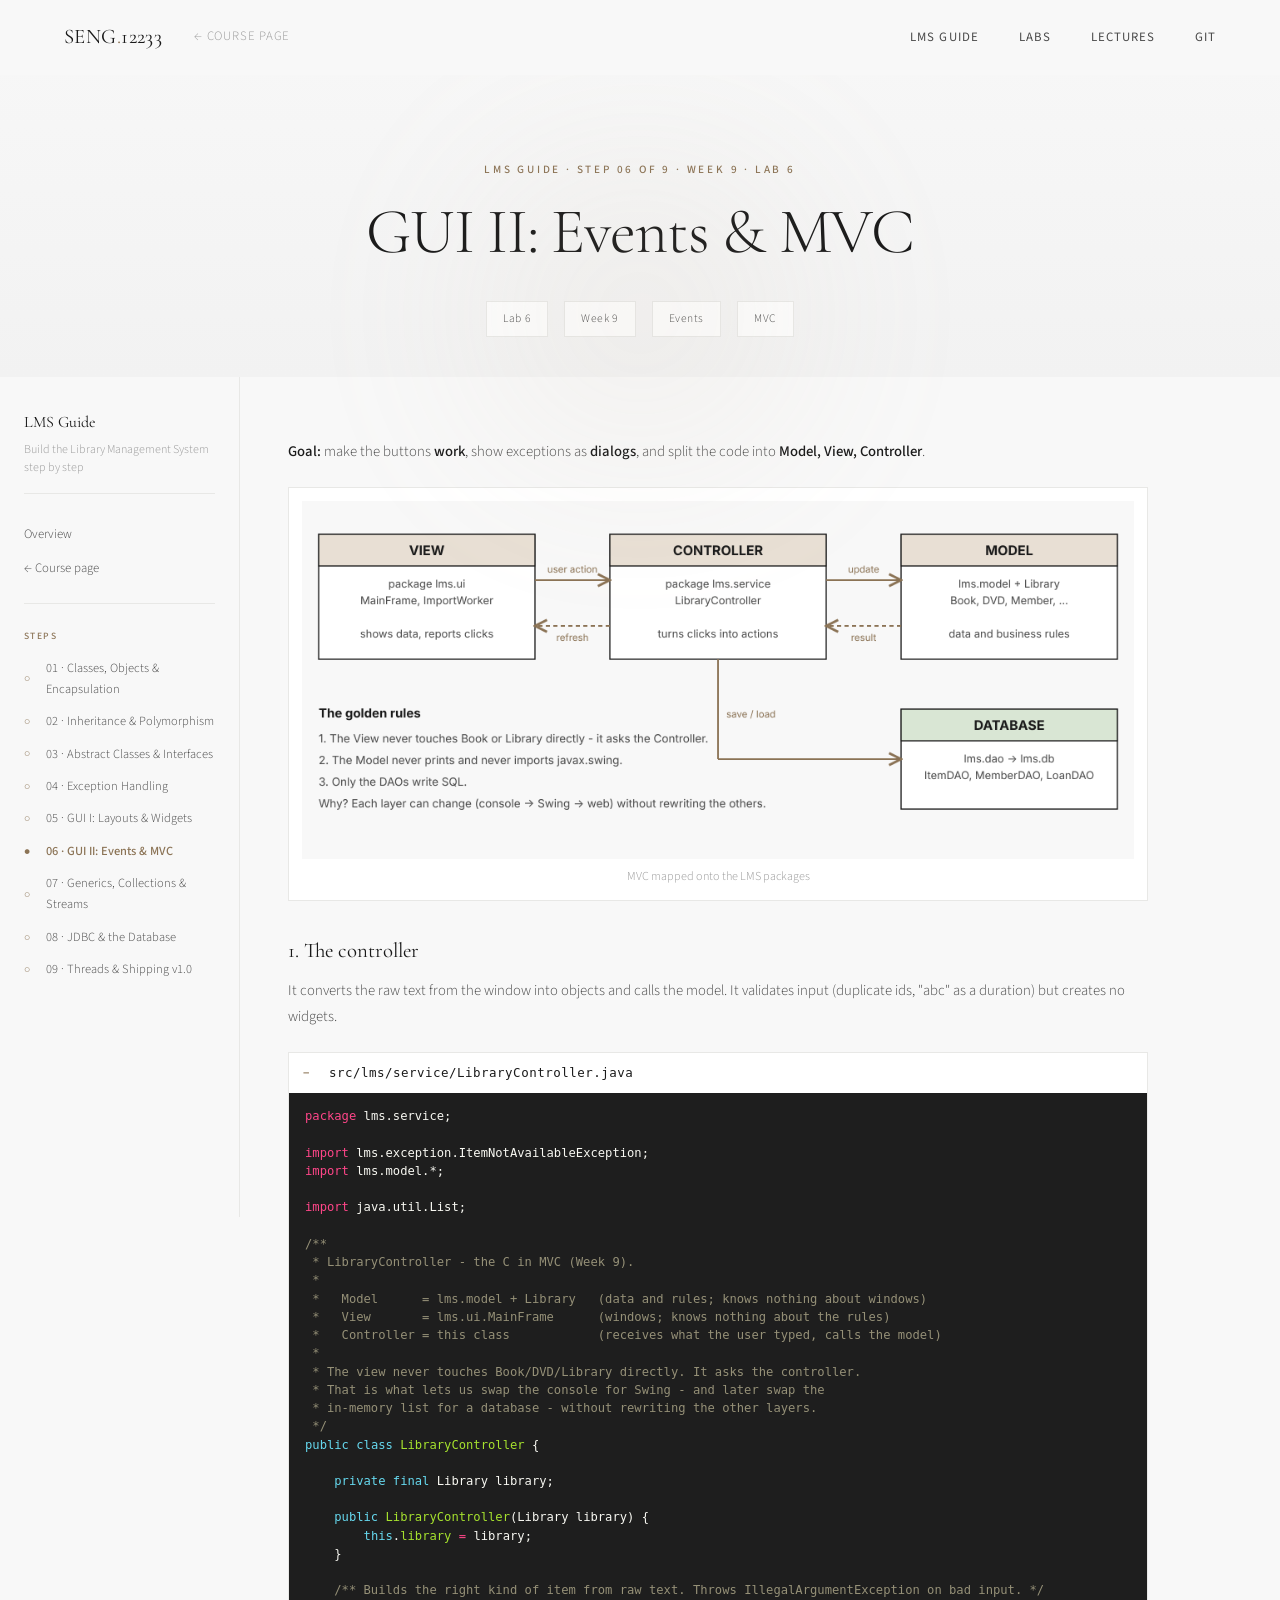
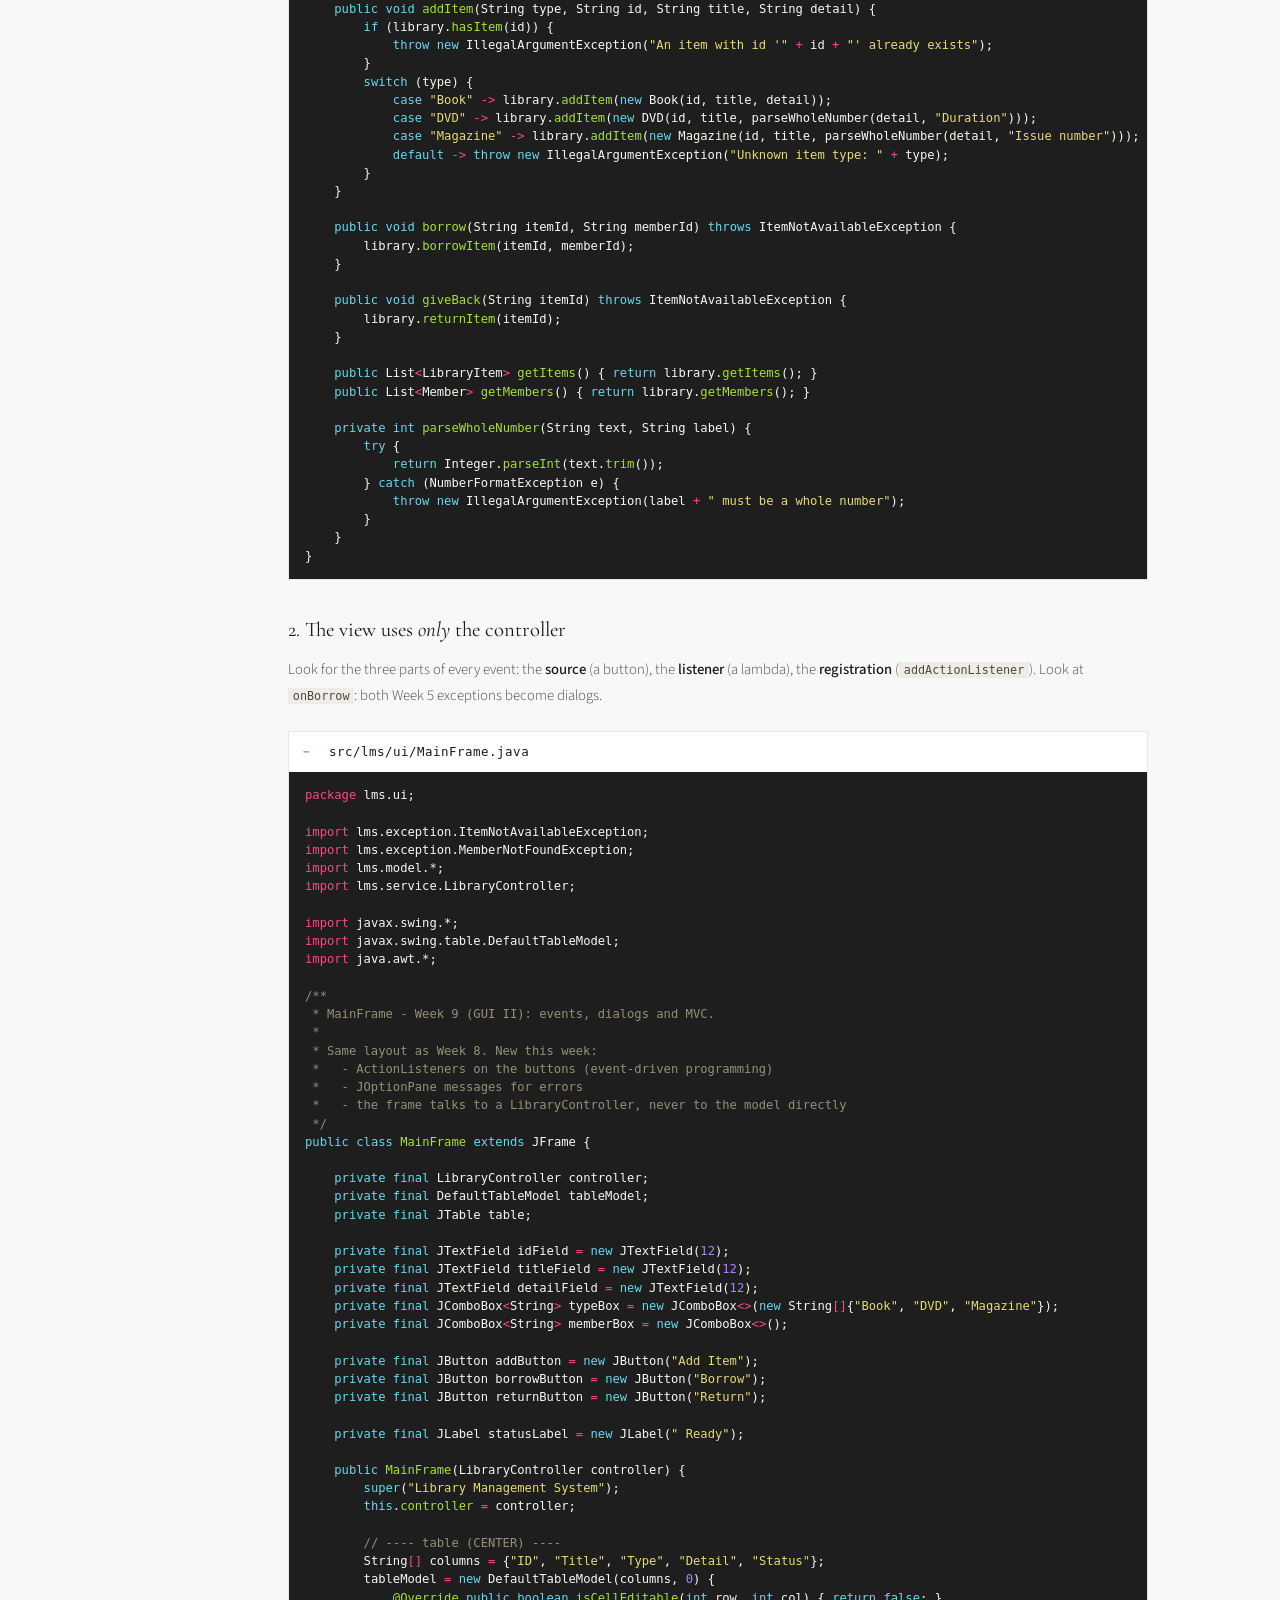
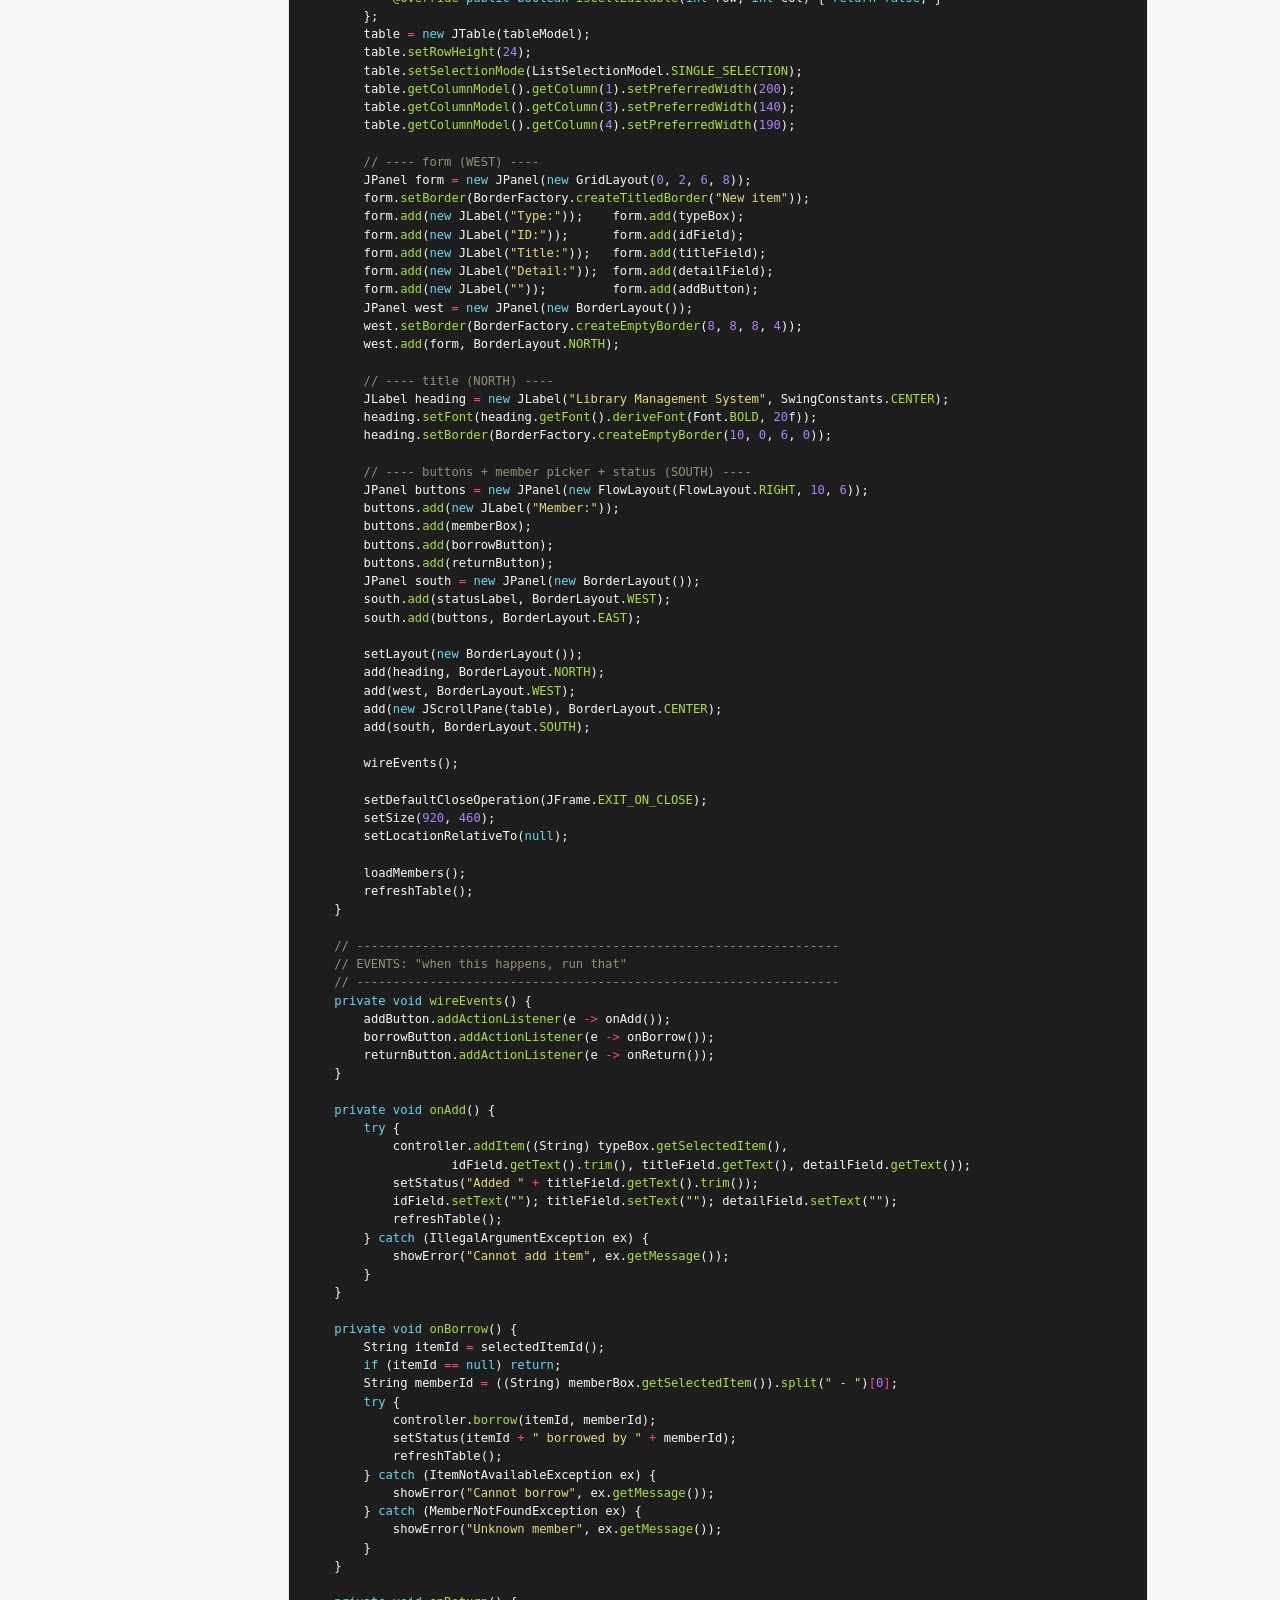
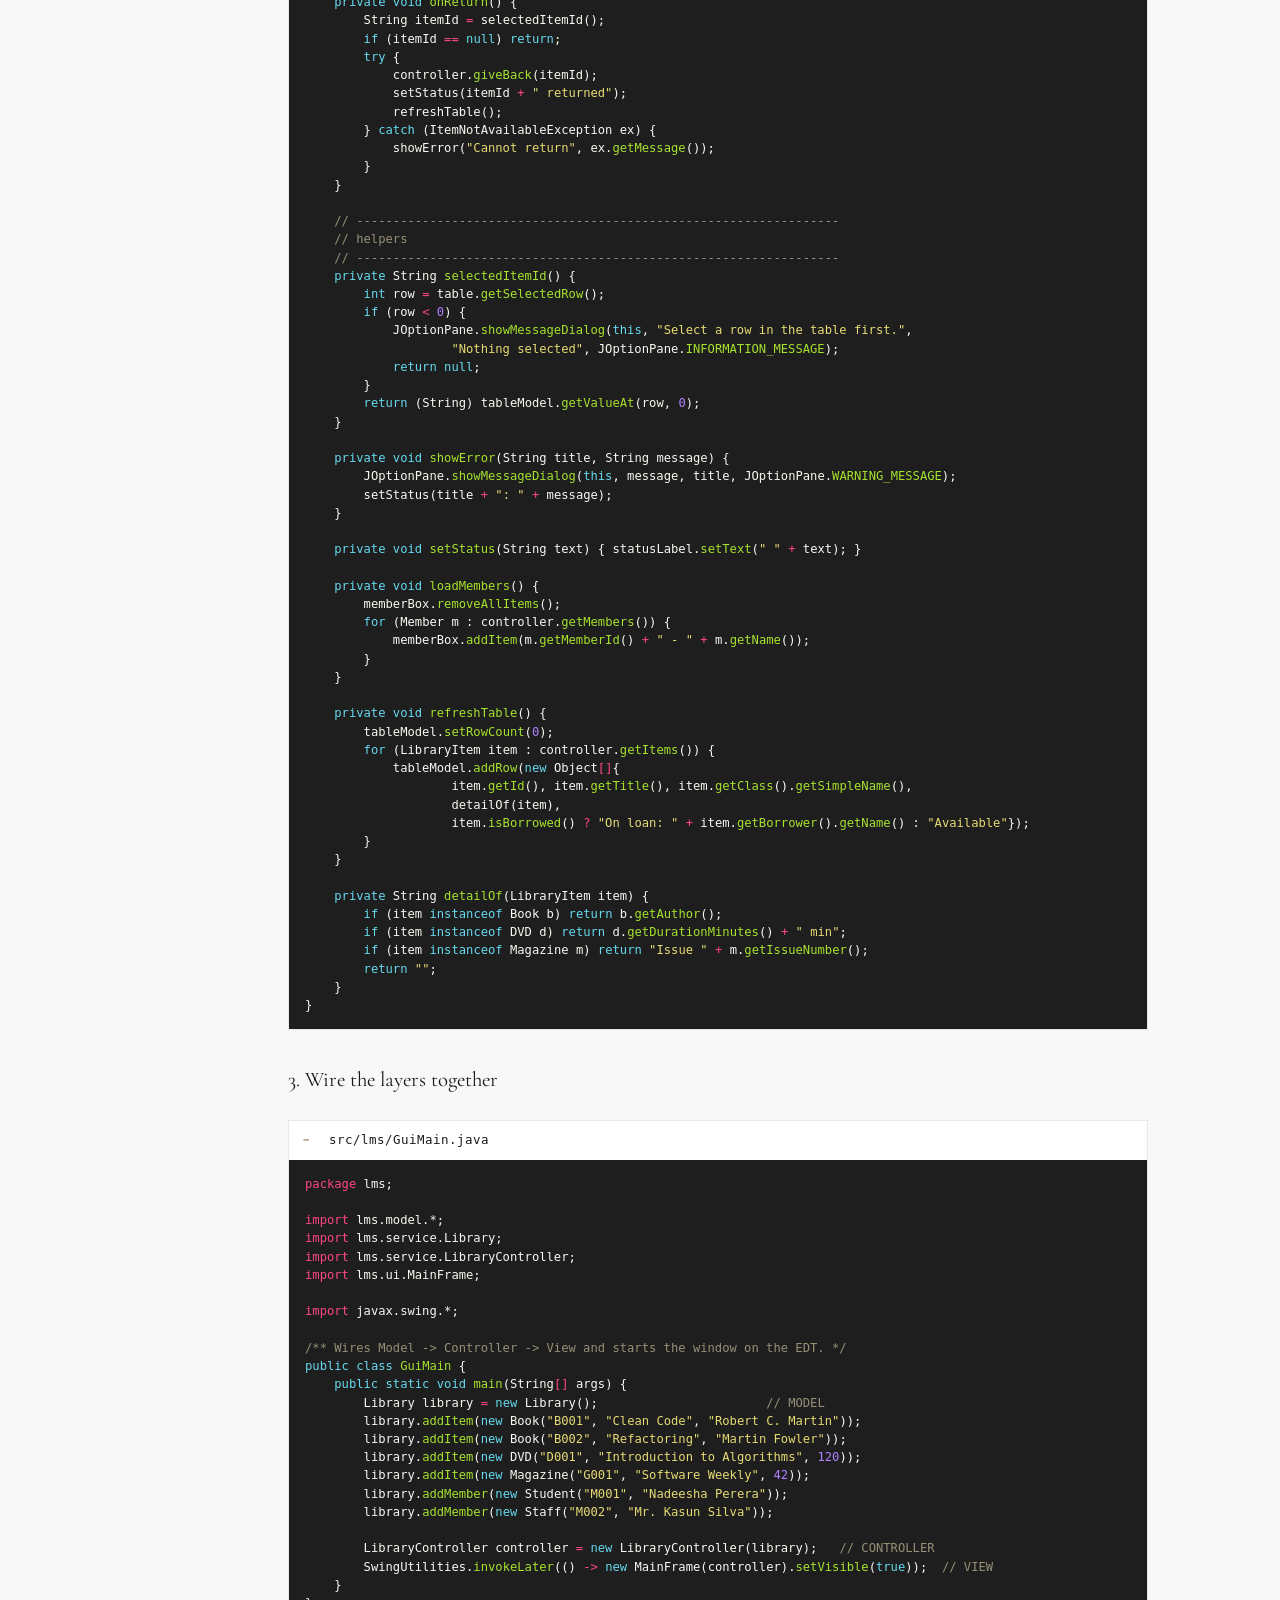
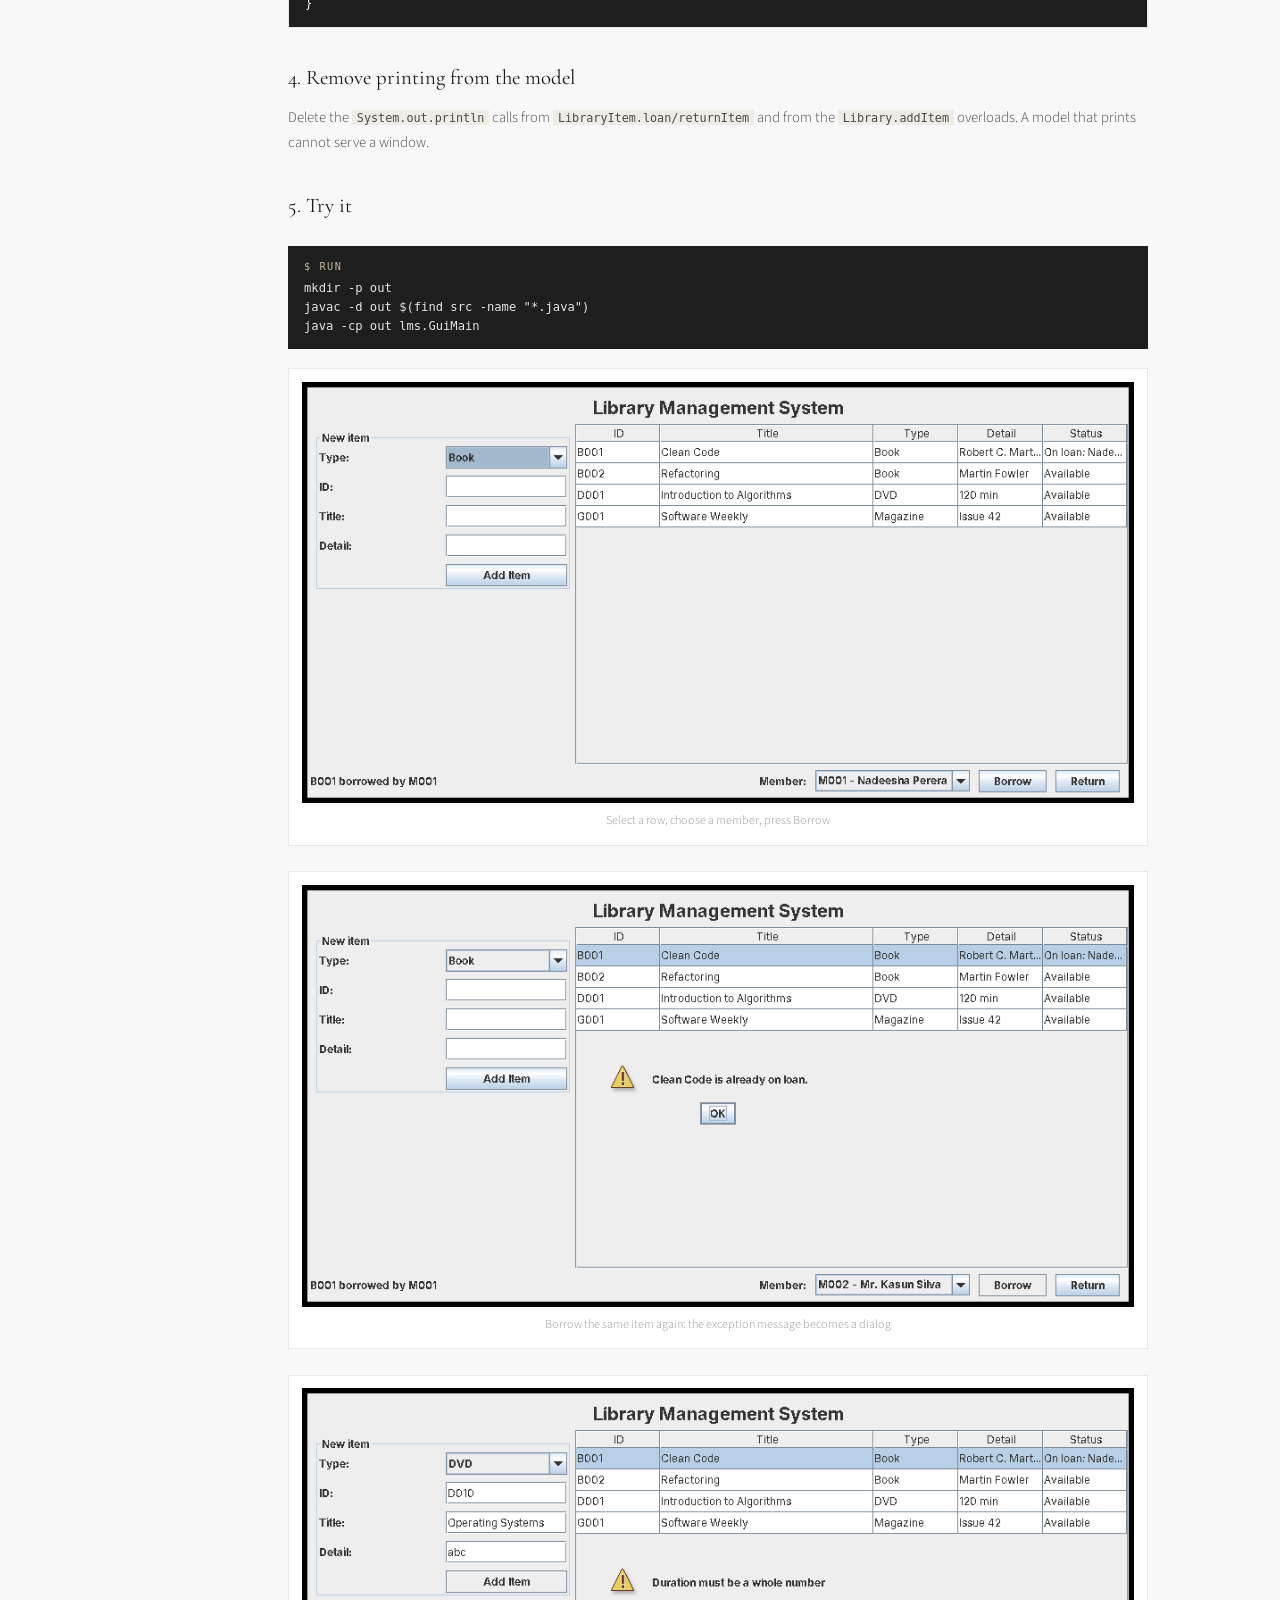
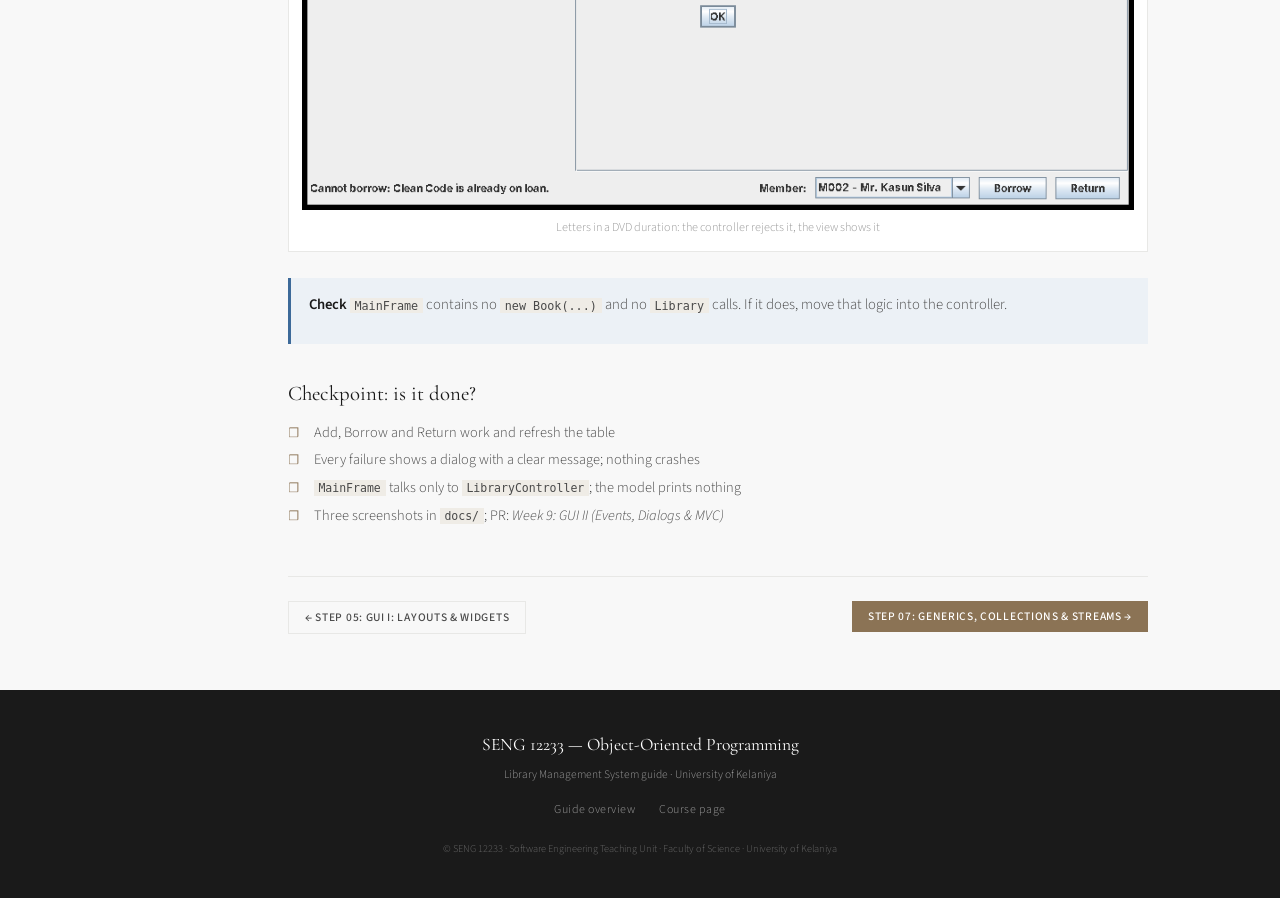
<file: lms-guide/step06_gui_events_mvc.html>
<!DOCTYPE html>
<html lang="en"><head><meta charset="UTF-8"/><meta name="viewport" content="width=device-width, initial-scale=1.0"/>
<title>Step 06: GUI II: Events &amp; MVC · SENG 12233 LMS Guide</title>
<link rel="preconnect" href="https://fonts.googleapis.com"/><link rel="preconnect" href="https://fonts.gstatic.com" crossorigin/>
<link href="https://fonts.googleapis.com/css2?family=Cormorant+Garamond:ital,wght@0,300;0,400;0,500;1,300;1,400&family=Source+Sans+3:wght@300;400;500;600&display=swap" rel="stylesheet"/>
<style>
:root {
            --white: #ffffff;
            --off-white: #f8f8f8;
            --cream: #f5f5f5;
            --light-gray: #e8e8e6;
            --medium-gray: #999999;
            --dark-gray: #4a4a4a;
            --charcoal: #2a2a2a;
            --black: #1a1a1a;
            --accent: #8b7355;
            --accent-light: #c4b5a0;
            --accent-pale: #e8dfd4;
            --font-serif: 'Cormorant Garamond', Georgia, serif;
            --font-sans: 'Source Sans 3', -apple-system, sans-serif;
        }

        * { margin: 0; padding: 0; box-sizing: border-box; }
        html { scroll-behavior: smooth; }

        body {
            font-family: var(--font-sans);
            background: var(--off-white);
            color: var(--charcoal);
            line-height: 1.7;
            font-weight: 300;
            overflow-x: hidden;
        }

        ::selection { background: var(--accent-light); color: var(--black); }
        a { text-decoration: none; color: inherit; }
        button { font-family: inherit; cursor: pointer; border: none; background: none; }

        /* ── Scroll Progress ── */
        .scroll-progress {
            position: fixed; top: 0; left: 0;
            height: 2px; background: var(--accent);
            z-index: 1001; transition: width 0.1s ease;
        }

        /* ── Navigation ── */
        nav {
            position: fixed; top: 0; left: 0; right: 0; z-index: 1000;
            padding: 1.2rem 4rem;
            display: flex; justify-content: space-between; align-items: center;
            background: rgba(248, 248, 248, 0.95);
            backdrop-filter: blur(20px);
            border-bottom: 1px solid transparent;
            transition: all 0.4s ease;
        }
        nav.scrolled { border-bottom: 1px solid var(--light-gray); padding: 0.8rem 4rem; }
        .nav-left { display: flex; align-items: center; gap: 2rem; }
        .nav-logo { font-family: var(--font-serif); font-size: 1.3rem; font-weight: 400; letter-spacing: 0.02em; color: var(--black); }
        .nav-logo span { color: var(--accent); }
        .nav-back { font-size: 0.8rem; letter-spacing: 0.06em; text-transform: uppercase; color: var(--medium-gray); transition: color 0.3s ease; display: flex; align-items: center; gap: 0.4rem; }
        .nav-back:hover { color: var(--accent); }
        .nav-links { display: flex; gap: 2.5rem; list-style: none; }
        .nav-links a { font-size: 0.8rem; font-weight: 400; letter-spacing: 0.08em; text-transform: uppercase; color: var(--dark-gray); position: relative; transition: color 0.3s ease; }
        .nav-links a::after { content: ''; position: absolute; bottom: -4px; left: 0; width: 0; height: 1px; background: var(--accent); transition: width 0.3s ease; }
        .nav-links a:hover { color: var(--black); }
        .nav-links a:hover::after { width: 100%; }
        .nav-links a.active { color: var(--accent); }
        .nav-links a.active::after { width: 100%; }
        .mobile-menu-btn { display: none; padding: 0.5rem; }
        .mobile-menu-btn span { display: block; width: 22px; height: 1.5px; background: var(--black); margin: 5px 0; transition: all 0.3s ease; }

        /* ── Hero ── */
        .hero {
            padding: 10rem 4rem 4rem; text-align: center; position: relative;
            background: linear-gradient(180deg, #f8f8f8 0%, #f2f2f2 100%);
        }
        .hero::before {
            content: ''; position: absolute; top: 30%; left: 50%; transform: translateX(-50%);
            width: 600px; height: 400px;
            background: radial-gradient(circle, var(--accent-light) 0%, transparent 70%);
            opacity: 0.12; filter: blur(80px);
        }
        .hero-label { font-size: 0.7rem; letter-spacing: 0.25em; text-transform: uppercase; color: var(--accent); margin-bottom: 1rem; font-weight: 500; }
        .hero h1 { font-family: var(--font-serif); font-size: clamp(2.5rem, 5vw, 4rem); font-weight: 300; line-height: 1.15; color: var(--black); margin-bottom: 1rem; letter-spacing: -0.02em; }
        .hero h1 em { font-style: italic; color: var(--accent); }
        .hero-description { font-size: 1.05rem; color: var(--dark-gray); max-width: 600px; margin: 0 auto 2rem; line-height: 1.8; }
        .hero-meta { display: flex; justify-content: center; flex-wrap: wrap; gap: 1rem; }
        .meta-tag { padding: 0.45rem 1rem; background: rgba(255,255,255,0.8); border: 1px solid var(--light-gray); font-size: 0.72rem; letter-spacing: 0.05em; color: var(--dark-gray); transition: all 0.3s ease; }
        .meta-tag:hover { border-color: var(--accent); color: var(--accent); }

        /* ── Progress Bar ── */
        .progress-section { max-width: 600px; margin: 2rem auto 0; }
        .progress-label { display: flex; justify-content: space-between; font-size: 0.72rem; letter-spacing: 0.08em; text-transform: uppercase; color: var(--medium-gray); margin-bottom: 0.5rem; }
        .progress-label-value { color: var(--accent); font-weight: 500; }
        .progress-bar { width: 100%; height: 3px; background: var(--light-gray); overflow: hidden; }
        .progress-fill { height: 100%; background: var(--accent); transition: width 0.8s ease; }

        /* ── Module Band ── */
        .module-band {
            background: var(--black);
            padding: 0.75rem 4rem;
            display: flex; justify-content: space-between; align-items: center;
            flex-wrap: wrap; gap: 0.5rem;
        }
        .module-band-left { font-size: 0.72rem; letter-spacing: 0.06em; color: var(--medium-gray); }
        .module-band-left strong { color: var(--accent); font-weight: 500; }
        .module-band-right { display: flex; gap: 1.5rem; }
        .module-band-right a { font-size: 0.7rem; letter-spacing: 0.06em; text-transform: uppercase; color: rgba(255,255,255,0.4); transition: color 0.3s; }
        .module-band-right a:hover { color: var(--white); }

        /* ── Layout ── */
        .layout { display: grid; grid-template-columns: 240px 1fr; gap: 0; max-width: 1400px; margin: 0 auto; }

        /* ── Sidebar ── */
        .sidebar {
            padding: 2rem 1.5rem; border-right: 1px solid var(--light-gray);
            position: sticky; top: 60px; height: calc(100vh - 60px);
            overflow-y: auto; background: var(--off-white);
        }
        .sidebar::-webkit-scrollbar { width: 3px; }
        .sidebar::-webkit-scrollbar-thumb { background: var(--light-gray); }
        .sidebar-title { font-family: var(--font-serif); font-size: 1rem; font-weight: 400; color: var(--black); margin-bottom: 0.3rem; }
        .sidebar-desc { font-size: 0.75rem; color: var(--medium-gray); margin-bottom: 1.5rem; padding-bottom: 1rem; border-bottom: 1px solid var(--light-gray); line-height: 1.5; }
        .sidebar-section { margin-bottom: 1.5rem; }
        .sidebar-section-label { font-size: 0.6rem; letter-spacing: 0.15em; text-transform: uppercase; color: var(--accent); margin-bottom: 0.5rem; font-weight: 500; }
        .sidebar-item { display: flex; align-items: center; gap: 0.5rem; padding: 0.35rem 0; font-size: 0.78rem; color: var(--dark-gray); cursor: pointer; transition: color 0.2s ease; }
        .sidebar-item:hover { color: var(--accent); }
        .sidebar-check { font-size: 0.65rem; color: var(--accent); min-width: 14px; }
        .sidebar-lock { font-size: 0.65rem; color: var(--light-gray); min-width: 14px; }
        .sidebar-nav-links { margin-bottom: 1.5rem; padding-bottom: 1rem; border-bottom: 1px solid var(--light-gray); }
        .sidebar-nav-link { display: block; padding: 0.4rem 0; font-size: 0.8rem; color: var(--dark-gray); transition: color 0.2s ease; }
        .sidebar-nav-link:hover { color: var(--accent); }
        .sidebar-nav-link.active { color: var(--accent); font-weight: 500; }

        /* ── Main Content ── */
        .main-content { padding: 2.5rem 3rem; min-height: 100vh; }

        /* ── Section Headers ── */
        .section-header { margin-bottom: 1.5rem; }
        .section-label { font-size: 0.65rem; letter-spacing: 0.2em; text-transform: uppercase; color: var(--accent); margin-bottom: 0.3rem; font-weight: 500; }
        .section-title { font-family: var(--font-serif); font-size: clamp(1.4rem, 2.5vw, 1.8rem); font-weight: 300; color: var(--black); letter-spacing: -0.01em; }

        /* ── Overview Card ── */
        .overview-card { background: #f2f2f2; padding: 1.5rem; margin-bottom: 2.5rem; border-left: 3px solid var(--accent); }
        .overview-card p { font-size: 0.9rem; color: var(--dark-gray); line-height: 1.7; margin-bottom: 0.5rem; }
        .overview-card p:last-child { margin-bottom: 0; }
        .overview-card strong { color: var(--black); font-weight: 500; }

        /* ── Part Divider ── */
        .part-divider { display: flex; align-items: center; gap: 1rem; padding: 1rem 0; margin: 2.5rem 0 1.5rem; border-bottom: 1px solid var(--light-gray); }
        .part-divider-num { font-family: var(--font-serif); font-size: 2rem; font-weight: 300; color: var(--accent-light); font-style: italic; line-height: 1; }
        .part-divider-content h3 { font-family: var(--font-serif); font-size: 1.15rem; font-weight: 400; color: var(--black); }
        .part-divider-content p { font-size: 0.72rem; color: var(--medium-gray); letter-spacing: 0.03em; }

        /* ── Lectures Grid ── */
        .lectures-grid { display: grid; grid-template-columns: repeat(auto-fill, minmax(320px, 1fr)); gap: 1.2rem; margin-bottom: 1.5rem; }

        /* ── Lecture Card ── */
        .lecture-card { background: var(--white); border: 1px solid var(--light-gray); transition: all 0.4s ease; position: relative; overflow: hidden; }
        .lecture-card::before { content: ''; position: absolute; top: 0; left: 0; width: 2px; height: 0; background: var(--accent); transition: height 0.4s ease; }
        .lecture-card:hover { border-color: var(--accent-light); box-shadow: 0 4px 20px rgba(0,0,0,0.04); }
        .lecture-card:hover::before { height: 100%; }
        .lecture-card-header { padding: 1.2rem 1.5rem 0.8rem; display: flex; justify-content: space-between; align-items: flex-start; }
        .lecture-num { font-family: var(--font-serif); font-size: 2.5rem; font-weight: 300; color: var(--light-gray); line-height: 1; font-style: italic; transition: color 0.3s ease; }
        .lecture-card:hover .lecture-num { color: var(--accent-light); }
        .lecture-title { font-family: var(--font-serif); font-size: 1.05rem; font-weight: 400; color: var(--black); line-height: 1.35; margin-bottom: 0.2rem; }
        .lecture-subtitle { font-size: 0.78rem; color: var(--medium-gray); }
        .lecture-ref { font-size: 0.68rem; color: var(--accent); margin-top: 0.3rem; letter-spacing: 0.03em; }
        .lecture-card-body { padding: 0 1.5rem 1.2rem; }
        .topics-list { list-style: none; margin-bottom: 1rem; }
        .topics-list li { padding: 0.3rem 0 0.3rem 1.2rem; position: relative; font-size: 0.82rem; color: var(--dark-gray); border-bottom: 1px solid #fafafa; line-height: 1.5; }
        .topics-list li:last-child { border-bottom: none; }
        .topics-list li::before { content: '→'; position: absolute; left: 0; color: var(--accent-light); font-size: 0.72rem; }
        .lecture-actions { display: flex; gap: 0.6rem; flex-wrap: wrap; }

        /* ── Buttons ── */
        .btn { padding: 0.45rem 1rem; font-size: 0.72rem; letter-spacing: 0.06em; text-transform: uppercase; font-weight: 500; transition: all 0.3s ease; display: inline-flex; align-items: center; gap: 0.4rem; }
        .btn-primary { background: var(--accent); color: var(--white); }
        .btn-primary:hover { background: var(--charcoal); }
        .btn-secondary { background: transparent; color: var(--dark-gray); border: 1px solid var(--light-gray); }
        .btn-secondary:hover { border-color: var(--accent); color: var(--accent); }

        /* ── Assessments ── */
        .assessments-grid { display: grid; grid-template-columns: repeat(auto-fill, minmax(340px, 1fr)); gap: 1.2rem; margin-top: 1.5rem; }
        .assessment-card { background: var(--white); border: 1px solid var(--light-gray); padding: 1.5rem; transition: all 0.4s ease; position: relative; overflow: hidden; }
        .assessment-card::before { content: ''; position: absolute; top: 0; left: 0; width: 2px; height: 0; background: var(--accent); transition: height 0.4s ease; }
        .assessment-card:hover { border-color: var(--accent-light); box-shadow: 0 4px 20px rgba(0,0,0,0.04); }
        .assessment-card:hover::before { height: 100%; }
        .assessment-type { font-size: 0.62rem; letter-spacing: 0.2em; text-transform: uppercase; color: var(--accent); margin-bottom: 0.5rem; font-weight: 500; }
        .assessment-title { font-family: var(--font-serif); font-size: 1.1rem; font-weight: 400; color: var(--black); margin-bottom: 0.4rem; line-height: 1.3; }
        .assessment-meta { font-size: 0.78rem; color: var(--medium-gray); margin-bottom: 0.8rem; }
        .assessment-desc { font-size: 0.83rem; color: var(--dark-gray); line-height: 1.65; margin-bottom: 1rem; }
        .assessment-tasks { list-style: none; margin-bottom: 1rem; }
        .assessment-tasks li { padding: 0.3rem 0 0.3rem 1.2rem; position: relative; font-size: 0.8rem; color: var(--dark-gray); border-bottom: 1px solid #fafafa; }
        .assessment-tasks li:last-child { border-bottom: none; }
        .assessment-tasks li::before { content: '→'; position: absolute; left: 0; color: var(--accent-light); font-size: 0.72rem; }
        .assessment-weight { display: inline-block; padding: 0.3rem 0.8rem; background: var(--accent-pale); color: var(--accent); font-size: 0.7rem; letter-spacing: 0.05em; font-weight: 500; }

        /* ── Resources Section ── */
        .resources-grid { display: grid; grid-template-columns: repeat(auto-fit, minmax(200px, 1fr)); gap: 1rem; margin-top: 1.5rem; }
        .resource-card { padding: 1.5rem; background: #f2f2f2; text-align: center; transition: all 0.3s ease; }
        .resource-card:hover { transform: translateY(-2px); box-shadow: 0 4px 15px rgba(0,0,0,0.04); }
        .resource-icon { font-size: 1.5rem; margin-bottom: 0.6rem; }
        .resource-card h3 { font-family: var(--font-serif); font-size: 0.95rem; font-weight: 400; color: var(--black); margin-bottom: 0.25rem; }
        .resource-card h3 a { color: inherit; transition: color 0.3s; }
        .resource-card h3 a:hover { color: var(--accent); }
        .resource-card p { font-size: 0.72rem; color: var(--medium-gray); }

        /* ── Learning Path ── */
        .learning-path { margin-top: 1.5rem; }
        .path-item { display: flex; gap: 1rem; padding: 0.8rem 0; border-bottom: 1px solid var(--light-gray); }
        .path-item:last-child { border-bottom: none; }
        .path-phase { font-family: var(--font-serif); font-size: 0.9rem; font-style: italic; color: var(--accent); min-width: 60px; }
        .path-desc { font-size: 0.85rem; color: var(--dark-gray); line-height: 1.6; }
        .path-desc strong { color: var(--black); font-weight: 500; }

        /* ── Course Structure ── */
        .course-structure { margin-top: 2rem; padding: 1.5rem; background: #f2f2f2; border-left: 3px solid var(--accent); }
        .course-structure p { font-size: 0.85rem; color: var(--dark-gray); margin-bottom: 0.5rem; line-height: 1.7; }
        .course-structure p:last-child { margin-bottom: 0; }
        .course-structure strong { color: var(--black); font-weight: 500; }

        /* ── Footer ── */
        footer { background: var(--black); color: var(--white); text-align: center; padding: 2.5rem 4rem; }
        .footer-title { font-family: var(--font-serif); font-size: 1.1rem; font-weight: 400; margin-bottom: 0.3rem; }
        .footer-sub { font-size: 0.72rem; color: var(--medium-gray); margin-bottom: 1rem; }
        .footer-links { display: flex; justify-content: center; gap: 1.5rem; flex-wrap: wrap; }
        .footer-links a { font-size: 0.75rem; color: var(--medium-gray); letter-spacing: 0.04em; transition: color 0.3s ease; }
        .footer-links a:hover { color: var(--white); }
        .footer-copy { font-size: 0.65rem; color: var(--medium-gray); margin-top: 1.2rem; opacity: 0.6; }

        /* ── Animations ── */
        .fade-in { opacity: 0; transform: translateY(12px); transition: opacity 0.5s ease, transform 0.5s ease; }
        .fade-in.visible { opacity: 1; transform: translateY(0); }

        /* ── Responsive ── */
        @media (max-width: 1024px) {
            .layout { grid-template-columns: 1fr; }
            .sidebar { display: none; }
            .main-content { padding: 2rem; }
        }
        @media (max-width: 768px) {
            nav { padding: 1rem 1.5rem; }
            .nav-links { display: none; }
            .mobile-menu-btn { display: block; }
            .hero { padding: 8rem 1.5rem 3rem; }
            .main-content { padding: 1.5rem; }
            .lectures-grid { grid-template-columns: 1fr; }
            .assessments-grid { grid-template-columns: 1fr; }
            .hero-meta { flex-direction: column; align-items: center; }
            .resources-grid { grid-template-columns: 1fr 1fr; }
            .module-band { padding: 0.75rem 1.5rem; }
            footer { padding: 2rem 1.5rem; }
        }
        @media (max-width: 480px) { .resources-grid { grid-template-columns: 1fr; } }
pre { line-height: 125%; }
td.linenos .normal { color: inherit; background-color: transparent; padding-left: 5px; padding-right: 5px; }
span.linenos { color: inherit; background-color: transparent; padding-left: 5px; padding-right: 5px; }
td.linenos .special { color: #000000; background-color: #ffffc0; padding-left: 5px; padding-right: 5px; }
span.linenos.special { color: #000000; background-color: #ffffc0; padding-left: 5px; padding-right: 5px; }
.hl .hll { background-color: #49483e }
.hl { background: #272822; color: #F8F8F2 }
.hl .c { color: #959077 } /* Comment */
.hl .err { color: #ED007E; background-color: #1E0010 } /* Error */
.hl .esc { color: #F8F8F2 } /* Escape */
.hl .g { color: #F8F8F2 } /* Generic */
.hl .k { color: #66D9EF } /* Keyword */
.hl .l { color: #AE81FF } /* Literal */
.hl .n { color: #F8F8F2 } /* Name */
.hl .o { color: #FF4689 } /* Operator */
.hl .x { color: #F8F8F2 } /* Other */
.hl .p { color: #F8F8F2 } /* Punctuation */
.hl .ch { color: #959077 } /* Comment.Hashbang */
.hl .cm { color: #959077 } /* Comment.Multiline */
.hl .cp { color: #959077 } /* Comment.Preproc */
.hl .cpf { color: #959077 } /* Comment.PreprocFile */
.hl .c1 { color: #959077 } /* Comment.Single */
.hl .cs { color: #959077 } /* Comment.Special */
.hl .gd { color: #FF4689 } /* Generic.Deleted */
.hl .ge { color: #F8F8F2; font-style: italic } /* Generic.Emph */
.hl .ges { color: #F8F8F2; font-weight: bold; font-style: italic } /* Generic.EmphStrong */
.hl .gr { color: #FF4689 } /* Generic.Error */
.hl .gh { color: #F8F8F2 } /* Generic.Heading */
.hl .gi { color: #A6E22E } /* Generic.Inserted */
.hl .go { color: #66D9EF } /* Generic.Output */
.hl .gp { color: #FF4689; font-weight: bold } /* Generic.Prompt */
.hl .gs { color: #F8F8F2; font-weight: bold } /* Generic.Strong */
.hl .gu { color: #959077 } /* Generic.Subheading */
.hl .gt { color: #66D9EF } /* Generic.Traceback */
.hl .kc { color: #66D9EF } /* Keyword.Constant */
.hl .kd { color: #66D9EF } /* Keyword.Declaration */
.hl .kn { color: #FF4689 } /* Keyword.Namespace */
.hl .kp { color: #66D9EF } /* Keyword.Pseudo */
.hl .kr { color: #66D9EF } /* Keyword.Reserved */
.hl .kt { color: #66D9EF } /* Keyword.Type */
.hl .ld { color: #E6DB74 } /* Literal.Date */
.hl .m { color: #AE81FF } /* Literal.Number */
.hl .s { color: #E6DB74 } /* Literal.String */
.hl .na { color: #A6E22E } /* Name.Attribute */
.hl .nb { color: #A6E22E } /* Name.Builtin */
.hl .nc { color: #A6E22E } /* Name.Class */
.hl .no { color: #66D9EF } /* Name.Constant */
.hl .nd { color: #A6E22E } /* Name.Decorator */
.hl .ni { color: #F8F8F2 } /* Name.Entity */
.hl .ne { color: #A6E22E } /* Name.Exception */
.hl .nf { color: #A6E22E } /* Name.Function */
.hl .nl { color: #F8F8F2 } /* Name.Label */
.hl .nn { color: #F8F8F2 } /* Name.Namespace */
.hl .nx { color: #A6E22E } /* Name.Other */
.hl .py { color: #F8F8F2 } /* Name.Property */
.hl .nt { color: #FF4689 } /* Name.Tag */
.hl .nv { color: #F8F8F2 } /* Name.Variable */
.hl .ow { color: #FF4689 } /* Operator.Word */
.hl .pm { color: #F8F8F2 } /* Punctuation.Marker */
.hl .w { color: #F8F8F2 } /* Text.Whitespace */
.hl .mb { color: #AE81FF } /* Literal.Number.Bin */
.hl .mf { color: #AE81FF } /* Literal.Number.Float */
.hl .mh { color: #AE81FF } /* Literal.Number.Hex */
.hl .mi { color: #AE81FF } /* Literal.Number.Integer */
.hl .mo { color: #AE81FF } /* Literal.Number.Oct */
.hl .sa { color: #E6DB74 } /* Literal.String.Affix */
.hl .sb { color: #E6DB74 } /* Literal.String.Backtick */
.hl .sc { color: #E6DB74 } /* Literal.String.Char */
.hl .dl { color: #E6DB74 } /* Literal.String.Delimiter */
.hl .sd { color: #E6DB74 } /* Literal.String.Doc */
.hl .s2 { color: #E6DB74 } /* Literal.String.Double */
.hl .se { color: #AE81FF } /* Literal.String.Escape */
.hl .sh { color: #E6DB74 } /* Literal.String.Heredoc */
.hl .si { color: #E6DB74 } /* Literal.String.Interpol */
.hl .sx { color: #E6DB74 } /* Literal.String.Other */
.hl .sr { color: #E6DB74 } /* Literal.String.Regex */
.hl .s1 { color: #E6DB74 } /* Literal.String.Single */
.hl .ss { color: #E6DB74 } /* Literal.String.Symbol */
.hl .bp { color: #A6E22E } /* Name.Builtin.Pseudo */
.hl .fm { color: #A6E22E } /* Name.Function.Magic */
.hl .vc { color: #F8F8F2 } /* Name.Variable.Class */
.hl .vg { color: #F8F8F2 } /* Name.Variable.Global */
.hl .vi { color: #F8F8F2 } /* Name.Variable.Instance */
.hl .vm { color: #F8F8F2 } /* Name.Variable.Magic */
.hl .il { color: #AE81FF } /* Literal.Number.Integer.Long */
.hl { background:#1e1e1e !important; }
.guide-intro { max-width: 860px; }
.step-block { margin: 1.4rem 0; }
.step-block p { font-size: 0.92rem; color: var(--dark-gray); line-height: 1.75; margin-bottom: .7rem; }
.step-block h3 { font-family: var(--font-serif); font-size: 1.3rem; font-weight: 400; color: var(--black); margin: 2rem 0 .6rem; }
.step-block h4 { font-size: .8rem; letter-spacing: .12em; text-transform: uppercase; color: var(--accent); margin: 1.2rem 0 .4rem; font-weight: 500; }
.step-block ul, .step-block ol { margin: 0 0 .9rem 1.3rem; font-size: .9rem; color: var(--dark-gray); }
.step-block li { margin: .25rem 0; line-height: 1.65; }
.step-block code, .callout code { font-family: 'DejaVu Sans Mono', Consolas, monospace; font-size: .8em; background: #efece6; padding: .05rem .3rem; }
.step-block strong { color: var(--black); font-weight: 500; }
.step-block table { border-collapse: collapse; width: 100%; font-size: .82rem; margin: .8rem 0 1.2rem; }
.step-block th { background: var(--accent-pale); text-align: left; padding: .45rem .7rem; font-weight: 500; }
.step-block td { padding: .4rem .7rem; border-bottom: 1px solid var(--light-gray); vertical-align: top; }
.codefile { margin: 1rem 0 1.4rem; border: 1px solid var(--light-gray); background: #fff; }
.codefile > summary { cursor: pointer; padding: .55rem .9rem; font-size: .78rem; letter-spacing: .04em; color: var(--dark-gray); display: flex; gap: .8rem; align-items: baseline; list-style: none; }
.codefile > summary::-webkit-details-marker { display: none; }
.codefile > summary::before { content: '+'; color: var(--accent); font-weight: 600; width: .8rem; }
.codefile[open] > summary::before { content: '\2212'; }
.codefile .fname { font-family: 'DejaVu Sans Mono', Consolas, monospace; color: var(--black); font-size: .78rem; }
.codefile .fcap { color: var(--medium-gray); font-size: .76rem; }
.codefile .hl { margin: 0; overflow-x: auto; }
.codefile pre { margin: 0; padding: .9rem 1rem; font-family: 'DejaVu Sans Mono', Consolas, monospace; font-size: .76rem; line-height: 1.5; font-weight: 400; }
.cmd, .out { margin: .8rem 0 1.2rem; font-family: 'DejaVu Sans Mono', Consolas, monospace; font-size: .76rem; line-height: 1.55; padding: .8rem 1rem; overflow-x: auto; white-space: pre; font-weight: 400; }
.cmd { background: #1e1e1e; color: #e6e6e6; }
.cmd::before { content: '$ run'; display:block; color: var(--accent-light); font-size: .64rem; letter-spacing: .15em; text-transform: uppercase; margin-bottom: .3rem; }
.out { background: #f2f2f2; border-left: 3px solid var(--accent); color: var(--charcoal); }
.out::before { content: 'expected output'; display:block; color: var(--accent); font-size: .64rem; letter-spacing: .15em; text-transform: uppercase; margin-bottom: .3rem; font-family: var(--font-sans); }
figure { margin: 1.2rem 0 1.6rem; background: #fff; border: 1px solid var(--light-gray); padding: .8rem; }
figure img { max-width: 100%; display: block; margin: 0 auto; }
figcaption { font-size: .76rem; color: var(--medium-gray); margin-top: .5rem; text-align: center; }
.callout { margin: 1.1rem 0; padding: .9rem 1.1rem; font-size: .88rem; line-height: 1.7; color: var(--dark-gray); background: #f2f2f2; border-left: 3px solid var(--accent); }
.callout.tip { border-left-color: #5d8a5a; background: #eef3ec; }
.callout.warn { border-left-color: #b5651d; background: #f7eee3; }
.callout.check { border-left-color: #3d6a99; background: #ecf1f6; }
.callout strong { color: var(--black); font-weight: 600; }
.pager { display:flex; justify-content: space-between; gap: 1rem; margin: 3rem 0 1rem; padding-top: 1.5rem; border-top: 1px solid var(--light-gray); flex-wrap: wrap; }
.checklist { list-style: none; margin-left: 0 !important; }
.checklist li { padding-left: 1.6rem; position: relative; }
.checklist li::before { content: '\2610'; position: absolute; left: 0; color: var(--accent); }
.sidebar-item a { display:flex; gap:.5rem; width:100%; }
.sidebar-item.current { color: var(--accent); font-weight: 500; }

</style></head><body>
<div class="scroll-progress" id="scrollBar"></div>
<nav id="mainNav"><div class="nav-left"><div class="nav-logo">SENG<span>.</span>12233</div><a class="nav-back" href="../index.html">← Course page</a></div>
<ul class="nav-links"><li><a href="index.html" class="">LMS Guide</a></li><li><a href="../index.html#labs">Labs</a></li><li><a href="../index.html#lectures">Lectures</a></li><li><a href="../index.html#git">Git</a></li></ul>
<button class="mobile-menu-btn" aria-label="Menu"><span></span><span></span><span></span></button></nav>
<section class="hero" style="padding-bottom:2.5rem"><p class="hero-label">LMS Guide · Step 06 of 9 · Week 9 · Lab 6</p><h1>GUI II: Events & MVC</h1><p class="hero-description"></p><div class="hero-meta"><span class="meta-tag">Lab 6</span><span class="meta-tag">Week 9</span><span class="meta-tag">Events</span><span class="meta-tag">MVC</span></div></section>
<div class="layout"><aside class="sidebar">
    <p class="sidebar-title">LMS Guide</p>
    <p class="sidebar-desc">Build the Library Management System step by step</p>
    <div class="sidebar-nav-links">
      <a class="sidebar-nav-link" href="index.html">Overview</a>
      <a class="sidebar-nav-link" href="../index.html">← Course page</a>
    </div>
    <div class="sidebar-section"><p class="sidebar-section-label">Steps</p><div class="sidebar-item"><span class="sidebar-check">○</span><a href="step01_encapsulation.html">01 · Classes, Objects & Encapsulation</a></div><div class="sidebar-item"><span class="sidebar-check">○</span><a href="step02_inheritance.html">02 · Inheritance & Polymorphism</a></div><div class="sidebar-item"><span class="sidebar-check">○</span><a href="step03_interfaces.html">03 · Abstract Classes & Interfaces</a></div><div class="sidebar-item"><span class="sidebar-check">○</span><a href="step04_exceptions.html">04 · Exception Handling</a></div><div class="sidebar-item"><span class="sidebar-check">○</span><a href="step05_gui_layouts.html">05 · GUI I: Layouts & Widgets</a></div><div class="sidebar-item current"><span class="sidebar-check">●</span><a href="step06_gui_events_mvc.html">06 · GUI II: Events & MVC</a></div><div class="sidebar-item"><span class="sidebar-check">○</span><a href="step07_generics_streams.html">07 · Generics, Collections & Streams</a></div><div class="sidebar-item"><span class="sidebar-check">○</span><a href="step08_jdbc.html">08 · JDBC & the Database</a></div><div class="sidebar-item"><span class="sidebar-check">○</span><a href="step09_threads_final.html">09 · Threads & Shipping v1.0</a></div></div>
  </aside><main class="main-content"><div class="guide-intro"><div class="step-block"><p><strong>Goal:</strong> make the buttons <strong>work</strong>, show exceptions as <strong>dialogs</strong>, and split the code into <strong>Model, View, Controller</strong>.</p></div>
<figure><img src="img/mvc.png" alt="MVC mapped onto the LMS packages"/><figcaption>MVC mapped onto the LMS packages</figcaption></figure>
<div class="step-block"><h3>1. The controller</h3>
<p>It converts the raw text from the window into objects and calls the model. It validates input (duplicate ids, "abc" as a duration) but creates no widgets.</p></div>
<details class="codefile" open><summary><span class="fname">src/lms/service/LibraryController.java</span></summary><div class="hl"><pre><span></span><span class="kn">package</span><span class="w"> </span><span class="nn">lms.service</span><span class="p">;</span>

<span class="kn">import</span><span class="w"> </span><span class="nn">lms.exception.ItemNotAvailableException</span><span class="p">;</span>
<span class="kn">import</span><span class="w"> </span><span class="nn">lms.model.*</span><span class="p">;</span>

<span class="kn">import</span><span class="w"> </span><span class="nn">java.util.List</span><span class="p">;</span>

<span class="cm">/**</span>
<span class="cm"> * LibraryController - the C in MVC (Week 9).</span>
<span class="cm"> *</span>
<span class="cm"> *   Model      = lms.model + Library   (data and rules; knows nothing about windows)</span>
<span class="cm"> *   View       = lms.ui.MainFrame      (windows; knows nothing about the rules)</span>
<span class="cm"> *   Controller = this class            (receives what the user typed, calls the model)</span>
<span class="cm"> *</span>
<span class="cm"> * The view never touches Book/DVD/Library directly. It asks the controller.</span>
<span class="cm"> * That is what lets us swap the console for Swing - and later swap the</span>
<span class="cm"> * in-memory list for a database - without rewriting the other layers.</span>
<span class="cm"> */</span>
<span class="kd">public</span><span class="w"> </span><span class="kd">class</span> <span class="nc">LibraryController</span><span class="w"> </span><span class="p">{</span>

<span class="w">    </span><span class="kd">private</span><span class="w"> </span><span class="kd">final</span><span class="w"> </span><span class="n">Library</span><span class="w"> </span><span class="n">library</span><span class="p">;</span>

<span class="w">    </span><span class="kd">public</span><span class="w"> </span><span class="nf">LibraryController</span><span class="p">(</span><span class="n">Library</span><span class="w"> </span><span class="n">library</span><span class="p">)</span><span class="w"> </span><span class="p">{</span>
<span class="w">        </span><span class="k">this</span><span class="p">.</span><span class="na">library</span><span class="w"> </span><span class="o">=</span><span class="w"> </span><span class="n">library</span><span class="p">;</span>
<span class="w">    </span><span class="p">}</span>

<span class="w">    </span><span class="cm">/** Builds the right kind of item from raw text. Throws IllegalArgumentException on bad input. */</span>
<span class="w">    </span><span class="kd">public</span><span class="w"> </span><span class="kt">void</span><span class="w"> </span><span class="nf">addItem</span><span class="p">(</span><span class="n">String</span><span class="w"> </span><span class="n">type</span><span class="p">,</span><span class="w"> </span><span class="n">String</span><span class="w"> </span><span class="n">id</span><span class="p">,</span><span class="w"> </span><span class="n">String</span><span class="w"> </span><span class="n">title</span><span class="p">,</span><span class="w"> </span><span class="n">String</span><span class="w"> </span><span class="n">detail</span><span class="p">)</span><span class="w"> </span><span class="p">{</span>
<span class="w">        </span><span class="k">if</span><span class="w"> </span><span class="p">(</span><span class="n">library</span><span class="p">.</span><span class="na">hasItem</span><span class="p">(</span><span class="n">id</span><span class="p">))</span><span class="w"> </span><span class="p">{</span>
<span class="w">            </span><span class="k">throw</span><span class="w"> </span><span class="k">new</span><span class="w"> </span><span class="n">IllegalArgumentException</span><span class="p">(</span><span class="s">"An item with id '"</span><span class="w"> </span><span class="o">+</span><span class="w"> </span><span class="n">id</span><span class="w"> </span><span class="o">+</span><span class="w"> </span><span class="s">"' already exists"</span><span class="p">);</span>
<span class="w">        </span><span class="p">}</span>
<span class="w">        </span><span class="k">switch</span><span class="w"> </span><span class="p">(</span><span class="n">type</span><span class="p">)</span><span class="w"> </span><span class="p">{</span>
<span class="w">            </span><span class="k">case</span><span class="w"> </span><span class="s">"Book"</span><span class="w"> </span><span class="o">-&gt;</span><span class="w"> </span><span class="n">library</span><span class="p">.</span><span class="na">addItem</span><span class="p">(</span><span class="k">new</span><span class="w"> </span><span class="n">Book</span><span class="p">(</span><span class="n">id</span><span class="p">,</span><span class="w"> </span><span class="n">title</span><span class="p">,</span><span class="w"> </span><span class="n">detail</span><span class="p">));</span>
<span class="w">            </span><span class="k">case</span><span class="w"> </span><span class="s">"DVD"</span><span class="w"> </span><span class="o">-&gt;</span><span class="w"> </span><span class="n">library</span><span class="p">.</span><span class="na">addItem</span><span class="p">(</span><span class="k">new</span><span class="w"> </span><span class="n">DVD</span><span class="p">(</span><span class="n">id</span><span class="p">,</span><span class="w"> </span><span class="n">title</span><span class="p">,</span><span class="w"> </span><span class="n">parseWholeNumber</span><span class="p">(</span><span class="n">detail</span><span class="p">,</span><span class="w"> </span><span class="s">"Duration"</span><span class="p">)));</span>
<span class="w">            </span><span class="k">case</span><span class="w"> </span><span class="s">"Magazine"</span><span class="w"> </span><span class="o">-&gt;</span><span class="w"> </span><span class="n">library</span><span class="p">.</span><span class="na">addItem</span><span class="p">(</span><span class="k">new</span><span class="w"> </span><span class="n">Magazine</span><span class="p">(</span><span class="n">id</span><span class="p">,</span><span class="w"> </span><span class="n">title</span><span class="p">,</span><span class="w"> </span><span class="n">parseWholeNumber</span><span class="p">(</span><span class="n">detail</span><span class="p">,</span><span class="w"> </span><span class="s">"Issue number"</span><span class="p">)));</span>
<span class="w">            </span><span class="k">default</span><span class="w"> </span><span class="o">-&gt;</span><span class="w"> </span><span class="k">throw</span><span class="w"> </span><span class="k">new</span><span class="w"> </span><span class="n">IllegalArgumentException</span><span class="p">(</span><span class="s">"Unknown item type: "</span><span class="w"> </span><span class="o">+</span><span class="w"> </span><span class="n">type</span><span class="p">);</span>
<span class="w">        </span><span class="p">}</span>
<span class="w">    </span><span class="p">}</span>

<span class="w">    </span><span class="kd">public</span><span class="w"> </span><span class="kt">void</span><span class="w"> </span><span class="nf">borrow</span><span class="p">(</span><span class="n">String</span><span class="w"> </span><span class="n">itemId</span><span class="p">,</span><span class="w"> </span><span class="n">String</span><span class="w"> </span><span class="n">memberId</span><span class="p">)</span><span class="w"> </span><span class="kd">throws</span><span class="w"> </span><span class="n">ItemNotAvailableException</span><span class="w"> </span><span class="p">{</span>
<span class="w">        </span><span class="n">library</span><span class="p">.</span><span class="na">borrowItem</span><span class="p">(</span><span class="n">itemId</span><span class="p">,</span><span class="w"> </span><span class="n">memberId</span><span class="p">);</span>
<span class="w">    </span><span class="p">}</span>

<span class="w">    </span><span class="kd">public</span><span class="w"> </span><span class="kt">void</span><span class="w"> </span><span class="nf">giveBack</span><span class="p">(</span><span class="n">String</span><span class="w"> </span><span class="n">itemId</span><span class="p">)</span><span class="w"> </span><span class="kd">throws</span><span class="w"> </span><span class="n">ItemNotAvailableException</span><span class="w"> </span><span class="p">{</span>
<span class="w">        </span><span class="n">library</span><span class="p">.</span><span class="na">returnItem</span><span class="p">(</span><span class="n">itemId</span><span class="p">);</span>
<span class="w">    </span><span class="p">}</span>

<span class="w">    </span><span class="kd">public</span><span class="w"> </span><span class="n">List</span><span class="o">&lt;</span><span class="n">LibraryItem</span><span class="o">&gt;</span><span class="w"> </span><span class="nf">getItems</span><span class="p">()</span><span class="w"> </span><span class="p">{</span><span class="w"> </span><span class="k">return</span><span class="w"> </span><span class="n">library</span><span class="p">.</span><span class="na">getItems</span><span class="p">();</span><span class="w"> </span><span class="p">}</span>
<span class="w">    </span><span class="kd">public</span><span class="w"> </span><span class="n">List</span><span class="o">&lt;</span><span class="n">Member</span><span class="o">&gt;</span><span class="w"> </span><span class="nf">getMembers</span><span class="p">()</span><span class="w"> </span><span class="p">{</span><span class="w"> </span><span class="k">return</span><span class="w"> </span><span class="n">library</span><span class="p">.</span><span class="na">getMembers</span><span class="p">();</span><span class="w"> </span><span class="p">}</span>

<span class="w">    </span><span class="kd">private</span><span class="w"> </span><span class="kt">int</span><span class="w"> </span><span class="nf">parseWholeNumber</span><span class="p">(</span><span class="n">String</span><span class="w"> </span><span class="n">text</span><span class="p">,</span><span class="w"> </span><span class="n">String</span><span class="w"> </span><span class="n">label</span><span class="p">)</span><span class="w"> </span><span class="p">{</span>
<span class="w">        </span><span class="k">try</span><span class="w"> </span><span class="p">{</span>
<span class="w">            </span><span class="k">return</span><span class="w"> </span><span class="n">Integer</span><span class="p">.</span><span class="na">parseInt</span><span class="p">(</span><span class="n">text</span><span class="p">.</span><span class="na">trim</span><span class="p">());</span>
<span class="w">        </span><span class="p">}</span><span class="w"> </span><span class="k">catch</span><span class="w"> </span><span class="p">(</span><span class="n">NumberFormatException</span><span class="w"> </span><span class="n">e</span><span class="p">)</span><span class="w"> </span><span class="p">{</span>
<span class="w">            </span><span class="k">throw</span><span class="w"> </span><span class="k">new</span><span class="w"> </span><span class="n">IllegalArgumentException</span><span class="p">(</span><span class="n">label</span><span class="w"> </span><span class="o">+</span><span class="w"> </span><span class="s">" must be a whole number"</span><span class="p">);</span>
<span class="w">        </span><span class="p">}</span>
<span class="w">    </span><span class="p">}</span>
<span class="p">}</span>
</pre></div>
</details>
<div class="step-block"><h3>2. The view uses <em>only</em> the controller</h3>
<p>Look for the three parts of every event: the <strong>source</strong> (a button), the <strong>listener</strong> (a lambda), the <strong>registration</strong> (<code>addActionListener</code>). Look at <code>onBorrow</code>: both Week 5 exceptions become dialogs.</p></div>
<details class="codefile" open><summary><span class="fname">src/lms/ui/MainFrame.java</span></summary><div class="hl"><pre><span></span><span class="kn">package</span><span class="w"> </span><span class="nn">lms.ui</span><span class="p">;</span>

<span class="kn">import</span><span class="w"> </span><span class="nn">lms.exception.ItemNotAvailableException</span><span class="p">;</span>
<span class="kn">import</span><span class="w"> </span><span class="nn">lms.exception.MemberNotFoundException</span><span class="p">;</span>
<span class="kn">import</span><span class="w"> </span><span class="nn">lms.model.*</span><span class="p">;</span>
<span class="kn">import</span><span class="w"> </span><span class="nn">lms.service.LibraryController</span><span class="p">;</span>

<span class="kn">import</span><span class="w"> </span><span class="nn">javax.swing.*</span><span class="p">;</span>
<span class="kn">import</span><span class="w"> </span><span class="nn">javax.swing.table.DefaultTableModel</span><span class="p">;</span>
<span class="kn">import</span><span class="w"> </span><span class="nn">java.awt.*</span><span class="p">;</span>

<span class="cm">/**</span>
<span class="cm"> * MainFrame - Week 9 (GUI II): events, dialogs and MVC.</span>
<span class="cm"> *</span>
<span class="cm"> * Same layout as Week 8. New this week:</span>
<span class="cm"> *   - ActionListeners on the buttons (event-driven programming)</span>
<span class="cm"> *   - JOptionPane messages for errors</span>
<span class="cm"> *   - the frame talks to a LibraryController, never to the model directly</span>
<span class="cm"> */</span>
<span class="kd">public</span><span class="w"> </span><span class="kd">class</span> <span class="nc">MainFrame</span><span class="w"> </span><span class="kd">extends</span><span class="w"> </span><span class="n">JFrame</span><span class="w"> </span><span class="p">{</span>

<span class="w">    </span><span class="kd">private</span><span class="w"> </span><span class="kd">final</span><span class="w"> </span><span class="n">LibraryController</span><span class="w"> </span><span class="n">controller</span><span class="p">;</span>
<span class="w">    </span><span class="kd">private</span><span class="w"> </span><span class="kd">final</span><span class="w"> </span><span class="n">DefaultTableModel</span><span class="w"> </span><span class="n">tableModel</span><span class="p">;</span>
<span class="w">    </span><span class="kd">private</span><span class="w"> </span><span class="kd">final</span><span class="w"> </span><span class="n">JTable</span><span class="w"> </span><span class="n">table</span><span class="p">;</span>

<span class="w">    </span><span class="kd">private</span><span class="w"> </span><span class="kd">final</span><span class="w"> </span><span class="n">JTextField</span><span class="w"> </span><span class="n">idField</span><span class="w"> </span><span class="o">=</span><span class="w"> </span><span class="k">new</span><span class="w"> </span><span class="n">JTextField</span><span class="p">(</span><span class="mi">12</span><span class="p">);</span>
<span class="w">    </span><span class="kd">private</span><span class="w"> </span><span class="kd">final</span><span class="w"> </span><span class="n">JTextField</span><span class="w"> </span><span class="n">titleField</span><span class="w"> </span><span class="o">=</span><span class="w"> </span><span class="k">new</span><span class="w"> </span><span class="n">JTextField</span><span class="p">(</span><span class="mi">12</span><span class="p">);</span>
<span class="w">    </span><span class="kd">private</span><span class="w"> </span><span class="kd">final</span><span class="w"> </span><span class="n">JTextField</span><span class="w"> </span><span class="n">detailField</span><span class="w"> </span><span class="o">=</span><span class="w"> </span><span class="k">new</span><span class="w"> </span><span class="n">JTextField</span><span class="p">(</span><span class="mi">12</span><span class="p">);</span>
<span class="w">    </span><span class="kd">private</span><span class="w"> </span><span class="kd">final</span><span class="w"> </span><span class="n">JComboBox</span><span class="o">&lt;</span><span class="n">String</span><span class="o">&gt;</span><span class="w"> </span><span class="n">typeBox</span><span class="w"> </span><span class="o">=</span><span class="w"> </span><span class="k">new</span><span class="w"> </span><span class="n">JComboBox</span><span class="o">&lt;&gt;</span><span class="p">(</span><span class="k">new</span><span class="w"> </span><span class="n">String</span><span class="o">[]</span><span class="p">{</span><span class="s">"Book"</span><span class="p">,</span><span class="w"> </span><span class="s">"DVD"</span><span class="p">,</span><span class="w"> </span><span class="s">"Magazine"</span><span class="p">});</span>
<span class="w">    </span><span class="kd">private</span><span class="w"> </span><span class="kd">final</span><span class="w"> </span><span class="n">JComboBox</span><span class="o">&lt;</span><span class="n">String</span><span class="o">&gt;</span><span class="w"> </span><span class="n">memberBox</span><span class="w"> </span><span class="o">=</span><span class="w"> </span><span class="k">new</span><span class="w"> </span><span class="n">JComboBox</span><span class="o">&lt;&gt;</span><span class="p">();</span>

<span class="w">    </span><span class="kd">private</span><span class="w"> </span><span class="kd">final</span><span class="w"> </span><span class="n">JButton</span><span class="w"> </span><span class="n">addButton</span><span class="w"> </span><span class="o">=</span><span class="w"> </span><span class="k">new</span><span class="w"> </span><span class="n">JButton</span><span class="p">(</span><span class="s">"Add Item"</span><span class="p">);</span>
<span class="w">    </span><span class="kd">private</span><span class="w"> </span><span class="kd">final</span><span class="w"> </span><span class="n">JButton</span><span class="w"> </span><span class="n">borrowButton</span><span class="w"> </span><span class="o">=</span><span class="w"> </span><span class="k">new</span><span class="w"> </span><span class="n">JButton</span><span class="p">(</span><span class="s">"Borrow"</span><span class="p">);</span>
<span class="w">    </span><span class="kd">private</span><span class="w"> </span><span class="kd">final</span><span class="w"> </span><span class="n">JButton</span><span class="w"> </span><span class="n">returnButton</span><span class="w"> </span><span class="o">=</span><span class="w"> </span><span class="k">new</span><span class="w"> </span><span class="n">JButton</span><span class="p">(</span><span class="s">"Return"</span><span class="p">);</span>

<span class="w">    </span><span class="kd">private</span><span class="w"> </span><span class="kd">final</span><span class="w"> </span><span class="n">JLabel</span><span class="w"> </span><span class="n">statusLabel</span><span class="w"> </span><span class="o">=</span><span class="w"> </span><span class="k">new</span><span class="w"> </span><span class="n">JLabel</span><span class="p">(</span><span class="s">" Ready"</span><span class="p">);</span>

<span class="w">    </span><span class="kd">public</span><span class="w"> </span><span class="nf">MainFrame</span><span class="p">(</span><span class="n">LibraryController</span><span class="w"> </span><span class="n">controller</span><span class="p">)</span><span class="w"> </span><span class="p">{</span>
<span class="w">        </span><span class="kd">super</span><span class="p">(</span><span class="s">"Library Management System"</span><span class="p">);</span>
<span class="w">        </span><span class="k">this</span><span class="p">.</span><span class="na">controller</span><span class="w"> </span><span class="o">=</span><span class="w"> </span><span class="n">controller</span><span class="p">;</span>

<span class="w">        </span><span class="c1">// ---- table (CENTER) ----</span>
<span class="w">        </span><span class="n">String</span><span class="o">[]</span><span class="w"> </span><span class="n">columns</span><span class="w"> </span><span class="o">=</span><span class="w"> </span><span class="p">{</span><span class="s">"ID"</span><span class="p">,</span><span class="w"> </span><span class="s">"Title"</span><span class="p">,</span><span class="w"> </span><span class="s">"Type"</span><span class="p">,</span><span class="w"> </span><span class="s">"Detail"</span><span class="p">,</span><span class="w"> </span><span class="s">"Status"</span><span class="p">};</span>
<span class="w">        </span><span class="n">tableModel</span><span class="w"> </span><span class="o">=</span><span class="w"> </span><span class="k">new</span><span class="w"> </span><span class="n">DefaultTableModel</span><span class="p">(</span><span class="n">columns</span><span class="p">,</span><span class="w"> </span><span class="mi">0</span><span class="p">)</span><span class="w"> </span><span class="p">{</span>
<span class="w">            </span><span class="nd">@Override</span><span class="w"> </span><span class="kd">public</span><span class="w"> </span><span class="kt">boolean</span><span class="w"> </span><span class="nf">isCellEditable</span><span class="p">(</span><span class="kt">int</span><span class="w"> </span><span class="n">row</span><span class="p">,</span><span class="w"> </span><span class="kt">int</span><span class="w"> </span><span class="n">col</span><span class="p">)</span><span class="w"> </span><span class="p">{</span><span class="w"> </span><span class="k">return</span><span class="w"> </span><span class="kc">false</span><span class="p">;</span><span class="w"> </span><span class="p">}</span>
<span class="w">        </span><span class="p">};</span>
<span class="w">        </span><span class="n">table</span><span class="w"> </span><span class="o">=</span><span class="w"> </span><span class="k">new</span><span class="w"> </span><span class="n">JTable</span><span class="p">(</span><span class="n">tableModel</span><span class="p">);</span>
<span class="w">        </span><span class="n">table</span><span class="p">.</span><span class="na">setRowHeight</span><span class="p">(</span><span class="mi">24</span><span class="p">);</span>
<span class="w">        </span><span class="n">table</span><span class="p">.</span><span class="na">setSelectionMode</span><span class="p">(</span><span class="n">ListSelectionModel</span><span class="p">.</span><span class="na">SINGLE_SELECTION</span><span class="p">);</span>
<span class="w">        </span><span class="n">table</span><span class="p">.</span><span class="na">getColumnModel</span><span class="p">().</span><span class="na">getColumn</span><span class="p">(</span><span class="mi">1</span><span class="p">).</span><span class="na">setPreferredWidth</span><span class="p">(</span><span class="mi">200</span><span class="p">);</span>
<span class="w">        </span><span class="n">table</span><span class="p">.</span><span class="na">getColumnModel</span><span class="p">().</span><span class="na">getColumn</span><span class="p">(</span><span class="mi">3</span><span class="p">).</span><span class="na">setPreferredWidth</span><span class="p">(</span><span class="mi">140</span><span class="p">);</span>
<span class="w">        </span><span class="n">table</span><span class="p">.</span><span class="na">getColumnModel</span><span class="p">().</span><span class="na">getColumn</span><span class="p">(</span><span class="mi">4</span><span class="p">).</span><span class="na">setPreferredWidth</span><span class="p">(</span><span class="mi">190</span><span class="p">);</span>

<span class="w">        </span><span class="c1">// ---- form (WEST) ----</span>
<span class="w">        </span><span class="n">JPanel</span><span class="w"> </span><span class="n">form</span><span class="w"> </span><span class="o">=</span><span class="w"> </span><span class="k">new</span><span class="w"> </span><span class="n">JPanel</span><span class="p">(</span><span class="k">new</span><span class="w"> </span><span class="n">GridLayout</span><span class="p">(</span><span class="mi">0</span><span class="p">,</span><span class="w"> </span><span class="mi">2</span><span class="p">,</span><span class="w"> </span><span class="mi">6</span><span class="p">,</span><span class="w"> </span><span class="mi">8</span><span class="p">));</span>
<span class="w">        </span><span class="n">form</span><span class="p">.</span><span class="na">setBorder</span><span class="p">(</span><span class="n">BorderFactory</span><span class="p">.</span><span class="na">createTitledBorder</span><span class="p">(</span><span class="s">"New item"</span><span class="p">));</span>
<span class="w">        </span><span class="n">form</span><span class="p">.</span><span class="na">add</span><span class="p">(</span><span class="k">new</span><span class="w"> </span><span class="n">JLabel</span><span class="p">(</span><span class="s">"Type:"</span><span class="p">));</span><span class="w">    </span><span class="n">form</span><span class="p">.</span><span class="na">add</span><span class="p">(</span><span class="n">typeBox</span><span class="p">);</span>
<span class="w">        </span><span class="n">form</span><span class="p">.</span><span class="na">add</span><span class="p">(</span><span class="k">new</span><span class="w"> </span><span class="n">JLabel</span><span class="p">(</span><span class="s">"ID:"</span><span class="p">));</span><span class="w">      </span><span class="n">form</span><span class="p">.</span><span class="na">add</span><span class="p">(</span><span class="n">idField</span><span class="p">);</span>
<span class="w">        </span><span class="n">form</span><span class="p">.</span><span class="na">add</span><span class="p">(</span><span class="k">new</span><span class="w"> </span><span class="n">JLabel</span><span class="p">(</span><span class="s">"Title:"</span><span class="p">));</span><span class="w">   </span><span class="n">form</span><span class="p">.</span><span class="na">add</span><span class="p">(</span><span class="n">titleField</span><span class="p">);</span>
<span class="w">        </span><span class="n">form</span><span class="p">.</span><span class="na">add</span><span class="p">(</span><span class="k">new</span><span class="w"> </span><span class="n">JLabel</span><span class="p">(</span><span class="s">"Detail:"</span><span class="p">));</span><span class="w">  </span><span class="n">form</span><span class="p">.</span><span class="na">add</span><span class="p">(</span><span class="n">detailField</span><span class="p">);</span>
<span class="w">        </span><span class="n">form</span><span class="p">.</span><span class="na">add</span><span class="p">(</span><span class="k">new</span><span class="w"> </span><span class="n">JLabel</span><span class="p">(</span><span class="s">""</span><span class="p">));</span><span class="w">         </span><span class="n">form</span><span class="p">.</span><span class="na">add</span><span class="p">(</span><span class="n">addButton</span><span class="p">);</span>
<span class="w">        </span><span class="n">JPanel</span><span class="w"> </span><span class="n">west</span><span class="w"> </span><span class="o">=</span><span class="w"> </span><span class="k">new</span><span class="w"> </span><span class="n">JPanel</span><span class="p">(</span><span class="k">new</span><span class="w"> </span><span class="n">BorderLayout</span><span class="p">());</span>
<span class="w">        </span><span class="n">west</span><span class="p">.</span><span class="na">setBorder</span><span class="p">(</span><span class="n">BorderFactory</span><span class="p">.</span><span class="na">createEmptyBorder</span><span class="p">(</span><span class="mi">8</span><span class="p">,</span><span class="w"> </span><span class="mi">8</span><span class="p">,</span><span class="w"> </span><span class="mi">8</span><span class="p">,</span><span class="w"> </span><span class="mi">4</span><span class="p">));</span>
<span class="w">        </span><span class="n">west</span><span class="p">.</span><span class="na">add</span><span class="p">(</span><span class="n">form</span><span class="p">,</span><span class="w"> </span><span class="n">BorderLayout</span><span class="p">.</span><span class="na">NORTH</span><span class="p">);</span>

<span class="w">        </span><span class="c1">// ---- title (NORTH) ----</span>
<span class="w">        </span><span class="n">JLabel</span><span class="w"> </span><span class="n">heading</span><span class="w"> </span><span class="o">=</span><span class="w"> </span><span class="k">new</span><span class="w"> </span><span class="n">JLabel</span><span class="p">(</span><span class="s">"Library Management System"</span><span class="p">,</span><span class="w"> </span><span class="n">SwingConstants</span><span class="p">.</span><span class="na">CENTER</span><span class="p">);</span>
<span class="w">        </span><span class="n">heading</span><span class="p">.</span><span class="na">setFont</span><span class="p">(</span><span class="n">heading</span><span class="p">.</span><span class="na">getFont</span><span class="p">().</span><span class="na">deriveFont</span><span class="p">(</span><span class="n">Font</span><span class="p">.</span><span class="na">BOLD</span><span class="p">,</span><span class="w"> </span><span class="mi">20</span><span class="n">f</span><span class="p">));</span>
<span class="w">        </span><span class="n">heading</span><span class="p">.</span><span class="na">setBorder</span><span class="p">(</span><span class="n">BorderFactory</span><span class="p">.</span><span class="na">createEmptyBorder</span><span class="p">(</span><span class="mi">10</span><span class="p">,</span><span class="w"> </span><span class="mi">0</span><span class="p">,</span><span class="w"> </span><span class="mi">6</span><span class="p">,</span><span class="w"> </span><span class="mi">0</span><span class="p">));</span>

<span class="w">        </span><span class="c1">// ---- buttons + member picker + status (SOUTH) ----</span>
<span class="w">        </span><span class="n">JPanel</span><span class="w"> </span><span class="n">buttons</span><span class="w"> </span><span class="o">=</span><span class="w"> </span><span class="k">new</span><span class="w"> </span><span class="n">JPanel</span><span class="p">(</span><span class="k">new</span><span class="w"> </span><span class="n">FlowLayout</span><span class="p">(</span><span class="n">FlowLayout</span><span class="p">.</span><span class="na">RIGHT</span><span class="p">,</span><span class="w"> </span><span class="mi">10</span><span class="p">,</span><span class="w"> </span><span class="mi">6</span><span class="p">));</span>
<span class="w">        </span><span class="n">buttons</span><span class="p">.</span><span class="na">add</span><span class="p">(</span><span class="k">new</span><span class="w"> </span><span class="n">JLabel</span><span class="p">(</span><span class="s">"Member:"</span><span class="p">));</span>
<span class="w">        </span><span class="n">buttons</span><span class="p">.</span><span class="na">add</span><span class="p">(</span><span class="n">memberBox</span><span class="p">);</span>
<span class="w">        </span><span class="n">buttons</span><span class="p">.</span><span class="na">add</span><span class="p">(</span><span class="n">borrowButton</span><span class="p">);</span>
<span class="w">        </span><span class="n">buttons</span><span class="p">.</span><span class="na">add</span><span class="p">(</span><span class="n">returnButton</span><span class="p">);</span>
<span class="w">        </span><span class="n">JPanel</span><span class="w"> </span><span class="n">south</span><span class="w"> </span><span class="o">=</span><span class="w"> </span><span class="k">new</span><span class="w"> </span><span class="n">JPanel</span><span class="p">(</span><span class="k">new</span><span class="w"> </span><span class="n">BorderLayout</span><span class="p">());</span>
<span class="w">        </span><span class="n">south</span><span class="p">.</span><span class="na">add</span><span class="p">(</span><span class="n">statusLabel</span><span class="p">,</span><span class="w"> </span><span class="n">BorderLayout</span><span class="p">.</span><span class="na">WEST</span><span class="p">);</span>
<span class="w">        </span><span class="n">south</span><span class="p">.</span><span class="na">add</span><span class="p">(</span><span class="n">buttons</span><span class="p">,</span><span class="w"> </span><span class="n">BorderLayout</span><span class="p">.</span><span class="na">EAST</span><span class="p">);</span>

<span class="w">        </span><span class="n">setLayout</span><span class="p">(</span><span class="k">new</span><span class="w"> </span><span class="n">BorderLayout</span><span class="p">());</span>
<span class="w">        </span><span class="n">add</span><span class="p">(</span><span class="n">heading</span><span class="p">,</span><span class="w"> </span><span class="n">BorderLayout</span><span class="p">.</span><span class="na">NORTH</span><span class="p">);</span>
<span class="w">        </span><span class="n">add</span><span class="p">(</span><span class="n">west</span><span class="p">,</span><span class="w"> </span><span class="n">BorderLayout</span><span class="p">.</span><span class="na">WEST</span><span class="p">);</span>
<span class="w">        </span><span class="n">add</span><span class="p">(</span><span class="k">new</span><span class="w"> </span><span class="n">JScrollPane</span><span class="p">(</span><span class="n">table</span><span class="p">),</span><span class="w"> </span><span class="n">BorderLayout</span><span class="p">.</span><span class="na">CENTER</span><span class="p">);</span>
<span class="w">        </span><span class="n">add</span><span class="p">(</span><span class="n">south</span><span class="p">,</span><span class="w"> </span><span class="n">BorderLayout</span><span class="p">.</span><span class="na">SOUTH</span><span class="p">);</span>

<span class="w">        </span><span class="n">wireEvents</span><span class="p">();</span>

<span class="w">        </span><span class="n">setDefaultCloseOperation</span><span class="p">(</span><span class="n">JFrame</span><span class="p">.</span><span class="na">EXIT_ON_CLOSE</span><span class="p">);</span>
<span class="w">        </span><span class="n">setSize</span><span class="p">(</span><span class="mi">920</span><span class="p">,</span><span class="w"> </span><span class="mi">460</span><span class="p">);</span>
<span class="w">        </span><span class="n">setLocationRelativeTo</span><span class="p">(</span><span class="kc">null</span><span class="p">);</span>

<span class="w">        </span><span class="n">loadMembers</span><span class="p">();</span>
<span class="w">        </span><span class="n">refreshTable</span><span class="p">();</span>
<span class="w">    </span><span class="p">}</span>

<span class="w">    </span><span class="c1">// ------------------------------------------------------------------</span>
<span class="w">    </span><span class="c1">// EVENTS: "when this happens, run that"</span>
<span class="w">    </span><span class="c1">// ------------------------------------------------------------------</span>
<span class="w">    </span><span class="kd">private</span><span class="w"> </span><span class="kt">void</span><span class="w"> </span><span class="nf">wireEvents</span><span class="p">()</span><span class="w"> </span><span class="p">{</span>
<span class="w">        </span><span class="n">addButton</span><span class="p">.</span><span class="na">addActionListener</span><span class="p">(</span><span class="n">e</span><span class="w"> </span><span class="o">-&gt;</span><span class="w"> </span><span class="n">onAdd</span><span class="p">());</span>
<span class="w">        </span><span class="n">borrowButton</span><span class="p">.</span><span class="na">addActionListener</span><span class="p">(</span><span class="n">e</span><span class="w"> </span><span class="o">-&gt;</span><span class="w"> </span><span class="n">onBorrow</span><span class="p">());</span>
<span class="w">        </span><span class="n">returnButton</span><span class="p">.</span><span class="na">addActionListener</span><span class="p">(</span><span class="n">e</span><span class="w"> </span><span class="o">-&gt;</span><span class="w"> </span><span class="n">onReturn</span><span class="p">());</span>
<span class="w">    </span><span class="p">}</span>

<span class="w">    </span><span class="kd">private</span><span class="w"> </span><span class="kt">void</span><span class="w"> </span><span class="nf">onAdd</span><span class="p">()</span><span class="w"> </span><span class="p">{</span>
<span class="w">        </span><span class="k">try</span><span class="w"> </span><span class="p">{</span>
<span class="w">            </span><span class="n">controller</span><span class="p">.</span><span class="na">addItem</span><span class="p">((</span><span class="n">String</span><span class="p">)</span><span class="w"> </span><span class="n">typeBox</span><span class="p">.</span><span class="na">getSelectedItem</span><span class="p">(),</span>
<span class="w">                    </span><span class="n">idField</span><span class="p">.</span><span class="na">getText</span><span class="p">().</span><span class="na">trim</span><span class="p">(),</span><span class="w"> </span><span class="n">titleField</span><span class="p">.</span><span class="na">getText</span><span class="p">(),</span><span class="w"> </span><span class="n">detailField</span><span class="p">.</span><span class="na">getText</span><span class="p">());</span>
<span class="w">            </span><span class="n">setStatus</span><span class="p">(</span><span class="s">"Added "</span><span class="w"> </span><span class="o">+</span><span class="w"> </span><span class="n">titleField</span><span class="p">.</span><span class="na">getText</span><span class="p">().</span><span class="na">trim</span><span class="p">());</span>
<span class="w">            </span><span class="n">idField</span><span class="p">.</span><span class="na">setText</span><span class="p">(</span><span class="s">""</span><span class="p">);</span><span class="w"> </span><span class="n">titleField</span><span class="p">.</span><span class="na">setText</span><span class="p">(</span><span class="s">""</span><span class="p">);</span><span class="w"> </span><span class="n">detailField</span><span class="p">.</span><span class="na">setText</span><span class="p">(</span><span class="s">""</span><span class="p">);</span>
<span class="w">            </span><span class="n">refreshTable</span><span class="p">();</span>
<span class="w">        </span><span class="p">}</span><span class="w"> </span><span class="k">catch</span><span class="w"> </span><span class="p">(</span><span class="n">IllegalArgumentException</span><span class="w"> </span><span class="n">ex</span><span class="p">)</span><span class="w"> </span><span class="p">{</span>
<span class="w">            </span><span class="n">showError</span><span class="p">(</span><span class="s">"Cannot add item"</span><span class="p">,</span><span class="w"> </span><span class="n">ex</span><span class="p">.</span><span class="na">getMessage</span><span class="p">());</span>
<span class="w">        </span><span class="p">}</span>
<span class="w">    </span><span class="p">}</span>

<span class="w">    </span><span class="kd">private</span><span class="w"> </span><span class="kt">void</span><span class="w"> </span><span class="nf">onBorrow</span><span class="p">()</span><span class="w"> </span><span class="p">{</span>
<span class="w">        </span><span class="n">String</span><span class="w"> </span><span class="n">itemId</span><span class="w"> </span><span class="o">=</span><span class="w"> </span><span class="n">selectedItemId</span><span class="p">();</span>
<span class="w">        </span><span class="k">if</span><span class="w"> </span><span class="p">(</span><span class="n">itemId</span><span class="w"> </span><span class="o">==</span><span class="w"> </span><span class="kc">null</span><span class="p">)</span><span class="w"> </span><span class="k">return</span><span class="p">;</span>
<span class="w">        </span><span class="n">String</span><span class="w"> </span><span class="n">memberId</span><span class="w"> </span><span class="o">=</span><span class="w"> </span><span class="p">((</span><span class="n">String</span><span class="p">)</span><span class="w"> </span><span class="n">memberBox</span><span class="p">.</span><span class="na">getSelectedItem</span><span class="p">()).</span><span class="na">split</span><span class="p">(</span><span class="s">" - "</span><span class="p">)</span><span class="o">[</span><span class="mi">0</span><span class="o">]</span><span class="p">;</span>
<span class="w">        </span><span class="k">try</span><span class="w"> </span><span class="p">{</span>
<span class="w">            </span><span class="n">controller</span><span class="p">.</span><span class="na">borrow</span><span class="p">(</span><span class="n">itemId</span><span class="p">,</span><span class="w"> </span><span class="n">memberId</span><span class="p">);</span>
<span class="w">            </span><span class="n">setStatus</span><span class="p">(</span><span class="n">itemId</span><span class="w"> </span><span class="o">+</span><span class="w"> </span><span class="s">" borrowed by "</span><span class="w"> </span><span class="o">+</span><span class="w"> </span><span class="n">memberId</span><span class="p">);</span>
<span class="w">            </span><span class="n">refreshTable</span><span class="p">();</span>
<span class="w">        </span><span class="p">}</span><span class="w"> </span><span class="k">catch</span><span class="w"> </span><span class="p">(</span><span class="n">ItemNotAvailableException</span><span class="w"> </span><span class="n">ex</span><span class="p">)</span><span class="w"> </span><span class="p">{</span>
<span class="w">            </span><span class="n">showError</span><span class="p">(</span><span class="s">"Cannot borrow"</span><span class="p">,</span><span class="w"> </span><span class="n">ex</span><span class="p">.</span><span class="na">getMessage</span><span class="p">());</span>
<span class="w">        </span><span class="p">}</span><span class="w"> </span><span class="k">catch</span><span class="w"> </span><span class="p">(</span><span class="n">MemberNotFoundException</span><span class="w"> </span><span class="n">ex</span><span class="p">)</span><span class="w"> </span><span class="p">{</span>
<span class="w">            </span><span class="n">showError</span><span class="p">(</span><span class="s">"Unknown member"</span><span class="p">,</span><span class="w"> </span><span class="n">ex</span><span class="p">.</span><span class="na">getMessage</span><span class="p">());</span>
<span class="w">        </span><span class="p">}</span>
<span class="w">    </span><span class="p">}</span>

<span class="w">    </span><span class="kd">private</span><span class="w"> </span><span class="kt">void</span><span class="w"> </span><span class="nf">onReturn</span><span class="p">()</span><span class="w"> </span><span class="p">{</span>
<span class="w">        </span><span class="n">String</span><span class="w"> </span><span class="n">itemId</span><span class="w"> </span><span class="o">=</span><span class="w"> </span><span class="n">selectedItemId</span><span class="p">();</span>
<span class="w">        </span><span class="k">if</span><span class="w"> </span><span class="p">(</span><span class="n">itemId</span><span class="w"> </span><span class="o">==</span><span class="w"> </span><span class="kc">null</span><span class="p">)</span><span class="w"> </span><span class="k">return</span><span class="p">;</span>
<span class="w">        </span><span class="k">try</span><span class="w"> </span><span class="p">{</span>
<span class="w">            </span><span class="n">controller</span><span class="p">.</span><span class="na">giveBack</span><span class="p">(</span><span class="n">itemId</span><span class="p">);</span>
<span class="w">            </span><span class="n">setStatus</span><span class="p">(</span><span class="n">itemId</span><span class="w"> </span><span class="o">+</span><span class="w"> </span><span class="s">" returned"</span><span class="p">);</span>
<span class="w">            </span><span class="n">refreshTable</span><span class="p">();</span>
<span class="w">        </span><span class="p">}</span><span class="w"> </span><span class="k">catch</span><span class="w"> </span><span class="p">(</span><span class="n">ItemNotAvailableException</span><span class="w"> </span><span class="n">ex</span><span class="p">)</span><span class="w"> </span><span class="p">{</span>
<span class="w">            </span><span class="n">showError</span><span class="p">(</span><span class="s">"Cannot return"</span><span class="p">,</span><span class="w"> </span><span class="n">ex</span><span class="p">.</span><span class="na">getMessage</span><span class="p">());</span>
<span class="w">        </span><span class="p">}</span>
<span class="w">    </span><span class="p">}</span>

<span class="w">    </span><span class="c1">// ------------------------------------------------------------------</span>
<span class="w">    </span><span class="c1">// helpers</span>
<span class="w">    </span><span class="c1">// ------------------------------------------------------------------</span>
<span class="w">    </span><span class="kd">private</span><span class="w"> </span><span class="n">String</span><span class="w"> </span><span class="nf">selectedItemId</span><span class="p">()</span><span class="w"> </span><span class="p">{</span>
<span class="w">        </span><span class="kt">int</span><span class="w"> </span><span class="n">row</span><span class="w"> </span><span class="o">=</span><span class="w"> </span><span class="n">table</span><span class="p">.</span><span class="na">getSelectedRow</span><span class="p">();</span>
<span class="w">        </span><span class="k">if</span><span class="w"> </span><span class="p">(</span><span class="n">row</span><span class="w"> </span><span class="o">&lt;</span><span class="w"> </span><span class="mi">0</span><span class="p">)</span><span class="w"> </span><span class="p">{</span>
<span class="w">            </span><span class="n">JOptionPane</span><span class="p">.</span><span class="na">showMessageDialog</span><span class="p">(</span><span class="k">this</span><span class="p">,</span><span class="w"> </span><span class="s">"Select a row in the table first."</span><span class="p">,</span>
<span class="w">                    </span><span class="s">"Nothing selected"</span><span class="p">,</span><span class="w"> </span><span class="n">JOptionPane</span><span class="p">.</span><span class="na">INFORMATION_MESSAGE</span><span class="p">);</span>
<span class="w">            </span><span class="k">return</span><span class="w"> </span><span class="kc">null</span><span class="p">;</span>
<span class="w">        </span><span class="p">}</span>
<span class="w">        </span><span class="k">return</span><span class="w"> </span><span class="p">(</span><span class="n">String</span><span class="p">)</span><span class="w"> </span><span class="n">tableModel</span><span class="p">.</span><span class="na">getValueAt</span><span class="p">(</span><span class="n">row</span><span class="p">,</span><span class="w"> </span><span class="mi">0</span><span class="p">);</span>
<span class="w">    </span><span class="p">}</span>

<span class="w">    </span><span class="kd">private</span><span class="w"> </span><span class="kt">void</span><span class="w"> </span><span class="nf">showError</span><span class="p">(</span><span class="n">String</span><span class="w"> </span><span class="n">title</span><span class="p">,</span><span class="w"> </span><span class="n">String</span><span class="w"> </span><span class="n">message</span><span class="p">)</span><span class="w"> </span><span class="p">{</span>
<span class="w">        </span><span class="n">JOptionPane</span><span class="p">.</span><span class="na">showMessageDialog</span><span class="p">(</span><span class="k">this</span><span class="p">,</span><span class="w"> </span><span class="n">message</span><span class="p">,</span><span class="w"> </span><span class="n">title</span><span class="p">,</span><span class="w"> </span><span class="n">JOptionPane</span><span class="p">.</span><span class="na">WARNING_MESSAGE</span><span class="p">);</span>
<span class="w">        </span><span class="n">setStatus</span><span class="p">(</span><span class="n">title</span><span class="w"> </span><span class="o">+</span><span class="w"> </span><span class="s">": "</span><span class="w"> </span><span class="o">+</span><span class="w"> </span><span class="n">message</span><span class="p">);</span>
<span class="w">    </span><span class="p">}</span>

<span class="w">    </span><span class="kd">private</span><span class="w"> </span><span class="kt">void</span><span class="w"> </span><span class="nf">setStatus</span><span class="p">(</span><span class="n">String</span><span class="w"> </span><span class="n">text</span><span class="p">)</span><span class="w"> </span><span class="p">{</span><span class="w"> </span><span class="n">statusLabel</span><span class="p">.</span><span class="na">setText</span><span class="p">(</span><span class="s">" "</span><span class="w"> </span><span class="o">+</span><span class="w"> </span><span class="n">text</span><span class="p">);</span><span class="w"> </span><span class="p">}</span>

<span class="w">    </span><span class="kd">private</span><span class="w"> </span><span class="kt">void</span><span class="w"> </span><span class="nf">loadMembers</span><span class="p">()</span><span class="w"> </span><span class="p">{</span>
<span class="w">        </span><span class="n">memberBox</span><span class="p">.</span><span class="na">removeAllItems</span><span class="p">();</span>
<span class="w">        </span><span class="k">for</span><span class="w"> </span><span class="p">(</span><span class="n">Member</span><span class="w"> </span><span class="n">m</span><span class="w"> </span><span class="p">:</span><span class="w"> </span><span class="n">controller</span><span class="p">.</span><span class="na">getMembers</span><span class="p">())</span><span class="w"> </span><span class="p">{</span>
<span class="w">            </span><span class="n">memberBox</span><span class="p">.</span><span class="na">addItem</span><span class="p">(</span><span class="n">m</span><span class="p">.</span><span class="na">getMemberId</span><span class="p">()</span><span class="w"> </span><span class="o">+</span><span class="w"> </span><span class="s">" - "</span><span class="w"> </span><span class="o">+</span><span class="w"> </span><span class="n">m</span><span class="p">.</span><span class="na">getName</span><span class="p">());</span>
<span class="w">        </span><span class="p">}</span>
<span class="w">    </span><span class="p">}</span>

<span class="w">    </span><span class="kd">private</span><span class="w"> </span><span class="kt">void</span><span class="w"> </span><span class="nf">refreshTable</span><span class="p">()</span><span class="w"> </span><span class="p">{</span>
<span class="w">        </span><span class="n">tableModel</span><span class="p">.</span><span class="na">setRowCount</span><span class="p">(</span><span class="mi">0</span><span class="p">);</span>
<span class="w">        </span><span class="k">for</span><span class="w"> </span><span class="p">(</span><span class="n">LibraryItem</span><span class="w"> </span><span class="n">item</span><span class="w"> </span><span class="p">:</span><span class="w"> </span><span class="n">controller</span><span class="p">.</span><span class="na">getItems</span><span class="p">())</span><span class="w"> </span><span class="p">{</span>
<span class="w">            </span><span class="n">tableModel</span><span class="p">.</span><span class="na">addRow</span><span class="p">(</span><span class="k">new</span><span class="w"> </span><span class="n">Object</span><span class="o">[]</span><span class="p">{</span>
<span class="w">                    </span><span class="n">item</span><span class="p">.</span><span class="na">getId</span><span class="p">(),</span><span class="w"> </span><span class="n">item</span><span class="p">.</span><span class="na">getTitle</span><span class="p">(),</span><span class="w"> </span><span class="n">item</span><span class="p">.</span><span class="na">getClass</span><span class="p">().</span><span class="na">getSimpleName</span><span class="p">(),</span>
<span class="w">                    </span><span class="n">detailOf</span><span class="p">(</span><span class="n">item</span><span class="p">),</span>
<span class="w">                    </span><span class="n">item</span><span class="p">.</span><span class="na">isBorrowed</span><span class="p">()</span><span class="w"> </span><span class="o">?</span><span class="w"> </span><span class="s">"On loan: "</span><span class="w"> </span><span class="o">+</span><span class="w"> </span><span class="n">item</span><span class="p">.</span><span class="na">getBorrower</span><span class="p">().</span><span class="na">getName</span><span class="p">()</span><span class="w"> </span><span class="p">:</span><span class="w"> </span><span class="s">"Available"</span><span class="p">});</span>
<span class="w">        </span><span class="p">}</span>
<span class="w">    </span><span class="p">}</span>

<span class="w">    </span><span class="kd">private</span><span class="w"> </span><span class="n">String</span><span class="w"> </span><span class="nf">detailOf</span><span class="p">(</span><span class="n">LibraryItem</span><span class="w"> </span><span class="n">item</span><span class="p">)</span><span class="w"> </span><span class="p">{</span>
<span class="w">        </span><span class="k">if</span><span class="w"> </span><span class="p">(</span><span class="n">item</span><span class="w"> </span><span class="k">instanceof</span><span class="w"> </span><span class="n">Book</span><span class="w"> </span><span class="n">b</span><span class="p">)</span><span class="w"> </span><span class="k">return</span><span class="w"> </span><span class="n">b</span><span class="p">.</span><span class="na">getAuthor</span><span class="p">();</span>
<span class="w">        </span><span class="k">if</span><span class="w"> </span><span class="p">(</span><span class="n">item</span><span class="w"> </span><span class="k">instanceof</span><span class="w"> </span><span class="n">DVD</span><span class="w"> </span><span class="n">d</span><span class="p">)</span><span class="w"> </span><span class="k">return</span><span class="w"> </span><span class="n">d</span><span class="p">.</span><span class="na">getDurationMinutes</span><span class="p">()</span><span class="w"> </span><span class="o">+</span><span class="w"> </span><span class="s">" min"</span><span class="p">;</span>
<span class="w">        </span><span class="k">if</span><span class="w"> </span><span class="p">(</span><span class="n">item</span><span class="w"> </span><span class="k">instanceof</span><span class="w"> </span><span class="n">Magazine</span><span class="w"> </span><span class="n">m</span><span class="p">)</span><span class="w"> </span><span class="k">return</span><span class="w"> </span><span class="s">"Issue "</span><span class="w"> </span><span class="o">+</span><span class="w"> </span><span class="n">m</span><span class="p">.</span><span class="na">getIssueNumber</span><span class="p">();</span>
<span class="w">        </span><span class="k">return</span><span class="w"> </span><span class="s">""</span><span class="p">;</span>
<span class="w">    </span><span class="p">}</span>
<span class="p">}</span>
</pre></div>
</details>
<div class="step-block"><h3>3. Wire the layers together</h3></div>
<details class="codefile" open><summary><span class="fname">src/lms/GuiMain.java</span></summary><div class="hl"><pre><span></span><span class="kn">package</span><span class="w"> </span><span class="nn">lms</span><span class="p">;</span>

<span class="kn">import</span><span class="w"> </span><span class="nn">lms.model.*</span><span class="p">;</span>
<span class="kn">import</span><span class="w"> </span><span class="nn">lms.service.Library</span><span class="p">;</span>
<span class="kn">import</span><span class="w"> </span><span class="nn">lms.service.LibraryController</span><span class="p">;</span>
<span class="kn">import</span><span class="w"> </span><span class="nn">lms.ui.MainFrame</span><span class="p">;</span>

<span class="kn">import</span><span class="w"> </span><span class="nn">javax.swing.*</span><span class="p">;</span>

<span class="cm">/** Wires Model -&gt; Controller -&gt; View and starts the window on the EDT. */</span>
<span class="kd">public</span><span class="w"> </span><span class="kd">class</span> <span class="nc">GuiMain</span><span class="w"> </span><span class="p">{</span>
<span class="w">    </span><span class="kd">public</span><span class="w"> </span><span class="kd">static</span><span class="w"> </span><span class="kt">void</span><span class="w"> </span><span class="nf">main</span><span class="p">(</span><span class="n">String</span><span class="o">[]</span><span class="w"> </span><span class="n">args</span><span class="p">)</span><span class="w"> </span><span class="p">{</span>
<span class="w">        </span><span class="n">Library</span><span class="w"> </span><span class="n">library</span><span class="w"> </span><span class="o">=</span><span class="w"> </span><span class="k">new</span><span class="w"> </span><span class="n">Library</span><span class="p">();</span><span class="w">                       </span><span class="c1">// MODEL</span>
<span class="w">        </span><span class="n">library</span><span class="p">.</span><span class="na">addItem</span><span class="p">(</span><span class="k">new</span><span class="w"> </span><span class="n">Book</span><span class="p">(</span><span class="s">"B001"</span><span class="p">,</span><span class="w"> </span><span class="s">"Clean Code"</span><span class="p">,</span><span class="w"> </span><span class="s">"Robert C. Martin"</span><span class="p">));</span>
<span class="w">        </span><span class="n">library</span><span class="p">.</span><span class="na">addItem</span><span class="p">(</span><span class="k">new</span><span class="w"> </span><span class="n">Book</span><span class="p">(</span><span class="s">"B002"</span><span class="p">,</span><span class="w"> </span><span class="s">"Refactoring"</span><span class="p">,</span><span class="w"> </span><span class="s">"Martin Fowler"</span><span class="p">));</span>
<span class="w">        </span><span class="n">library</span><span class="p">.</span><span class="na">addItem</span><span class="p">(</span><span class="k">new</span><span class="w"> </span><span class="n">DVD</span><span class="p">(</span><span class="s">"D001"</span><span class="p">,</span><span class="w"> </span><span class="s">"Introduction to Algorithms"</span><span class="p">,</span><span class="w"> </span><span class="mi">120</span><span class="p">));</span>
<span class="w">        </span><span class="n">library</span><span class="p">.</span><span class="na">addItem</span><span class="p">(</span><span class="k">new</span><span class="w"> </span><span class="n">Magazine</span><span class="p">(</span><span class="s">"G001"</span><span class="p">,</span><span class="w"> </span><span class="s">"Software Weekly"</span><span class="p">,</span><span class="w"> </span><span class="mi">42</span><span class="p">));</span>
<span class="w">        </span><span class="n">library</span><span class="p">.</span><span class="na">addMember</span><span class="p">(</span><span class="k">new</span><span class="w"> </span><span class="n">Student</span><span class="p">(</span><span class="s">"M001"</span><span class="p">,</span><span class="w"> </span><span class="s">"Nadeesha Perera"</span><span class="p">));</span>
<span class="w">        </span><span class="n">library</span><span class="p">.</span><span class="na">addMember</span><span class="p">(</span><span class="k">new</span><span class="w"> </span><span class="n">Staff</span><span class="p">(</span><span class="s">"M002"</span><span class="p">,</span><span class="w"> </span><span class="s">"Mr. Kasun Silva"</span><span class="p">));</span>

<span class="w">        </span><span class="n">LibraryController</span><span class="w"> </span><span class="n">controller</span><span class="w"> </span><span class="o">=</span><span class="w"> </span><span class="k">new</span><span class="w"> </span><span class="n">LibraryController</span><span class="p">(</span><span class="n">library</span><span class="p">);</span><span class="w">   </span><span class="c1">// CONTROLLER</span>
<span class="w">        </span><span class="n">SwingUtilities</span><span class="p">.</span><span class="na">invokeLater</span><span class="p">(()</span><span class="w"> </span><span class="o">-&gt;</span><span class="w"> </span><span class="k">new</span><span class="w"> </span><span class="n">MainFrame</span><span class="p">(</span><span class="n">controller</span><span class="p">).</span><span class="na">setVisible</span><span class="p">(</span><span class="kc">true</span><span class="p">));</span><span class="w">  </span><span class="c1">// VIEW</span>
<span class="w">    </span><span class="p">}</span>
<span class="p">}</span>
</pre></div>
</details>
<div class="step-block"><h3>4. Remove printing from the model</h3>
<p>Delete the <code>System.out.println</code> calls from <code>LibraryItem.loan/returnItem</code> and from the <code>Library.addItem</code> overloads. A model that prints cannot serve a window.</p>
<h3>5. Try it</h3></div>
<div class="cmd">mkdir -p out
javac -d out $(find src -name &quot;*.java&quot;)
java -cp out lms.GuiMain</div>
<figure><img src="img/w09-borrow-ok.png" alt="Select a row, choose a member, press Borrow"/><figcaption>Select a row, choose a member, press Borrow</figcaption></figure>
<figure><img src="img/w09-error-dialog.png" alt="Borrow the same item again: the exception message becomes a dialog"/><figcaption>Borrow the same item again: the exception message becomes a dialog</figcaption></figure>
<figure><img src="img/w09-bad-input.png" alt="Letters in a DVD duration: the controller rejects it, the view shows it"/><figcaption>Letters in a DVD duration: the controller rejects it, the view shows it</figcaption></figure>
<div class="step-block"><div class="callout check"><p><strong>Check</strong> <code>MainFrame</code> contains no <code>new Book(...)</code> and no <code>Library</code> calls. If it does, move that logic into the controller.</p>
</div></div>
<div class="step-block"><h3>Checkpoint: is it done?</h3><ul class="checklist"><li>Add, Borrow and Return work and refresh the table</li><li>Every failure shows a dialog with a clear message; nothing crashes</li><li><code>MainFrame</code> talks only to <code>LibraryController</code>; the model prints nothing</li><li>Three screenshots in <code>docs/</code>; PR: <em>Week 9: GUI II (Events, Dialogs &amp; MVC)</em></li></ul></div><div class="pager"><a href="step05_gui_layouts.html"><button class="btn btn-secondary">← Step 05: GUI I: Layouts & Widgets</button></a><a href="step07_generics_streams.html"><button class="btn btn-primary">Step 07: Generics, Collections & Streams →</button></a></div></div></main></div>
<footer><p class="footer-title">SENG 12233 — Object-Oriented Programming</p><p class="footer-sub">Library Management System guide · University of Kelaniya</p>
<div class="footer-links"><a href="index.html">Guide overview</a><a href="../index.html">Course page</a></div>
<p class="footer-copy">© SENG 12233 · Software Engineering Teaching Unit · Faculty of Science · University of Kelaniya</p></footer>
<script>
const scrollBar=document.getElementById('scrollBar');
window.addEventListener('scroll',()=>{const t=document.documentElement.scrollHeight-window.innerHeight;scrollBar.style.width=(window.scrollY/t*100)+'%';},{passive:true});
const nav=document.getElementById('mainNav');
window.addEventListener('scroll',()=>{nav.classList.toggle('scrolled',window.scrollY>40);},{passive:true});
const obs=new IntersectionObserver((es)=>{es.forEach((e,i)=>{if(e.isIntersecting){setTimeout(()=>e.target.classList.add('visible'),i*55);obs.unobserve(e.target);}});},{threshold:0.05,rootMargin:'0px 0px -30px 0px'});
document.querySelectorAll('.fade-in').forEach(el=>obs.observe(el));
const mb=document.querySelector('.mobile-menu-btn'),nl=document.querySelector('.nav-links');
if(mb)mb.addEventListener('click',()=>{const o=nl.style.display==='flex';nl.style.cssText=o?'':'display:flex;flex-direction:column;position:absolute;top:100%;left:0;right:0;background:#f8f8f8;padding:1rem 1.5rem;gap:1rem;border-bottom:1px solid #e8e8e6;';});
</script></body></html>
</file>
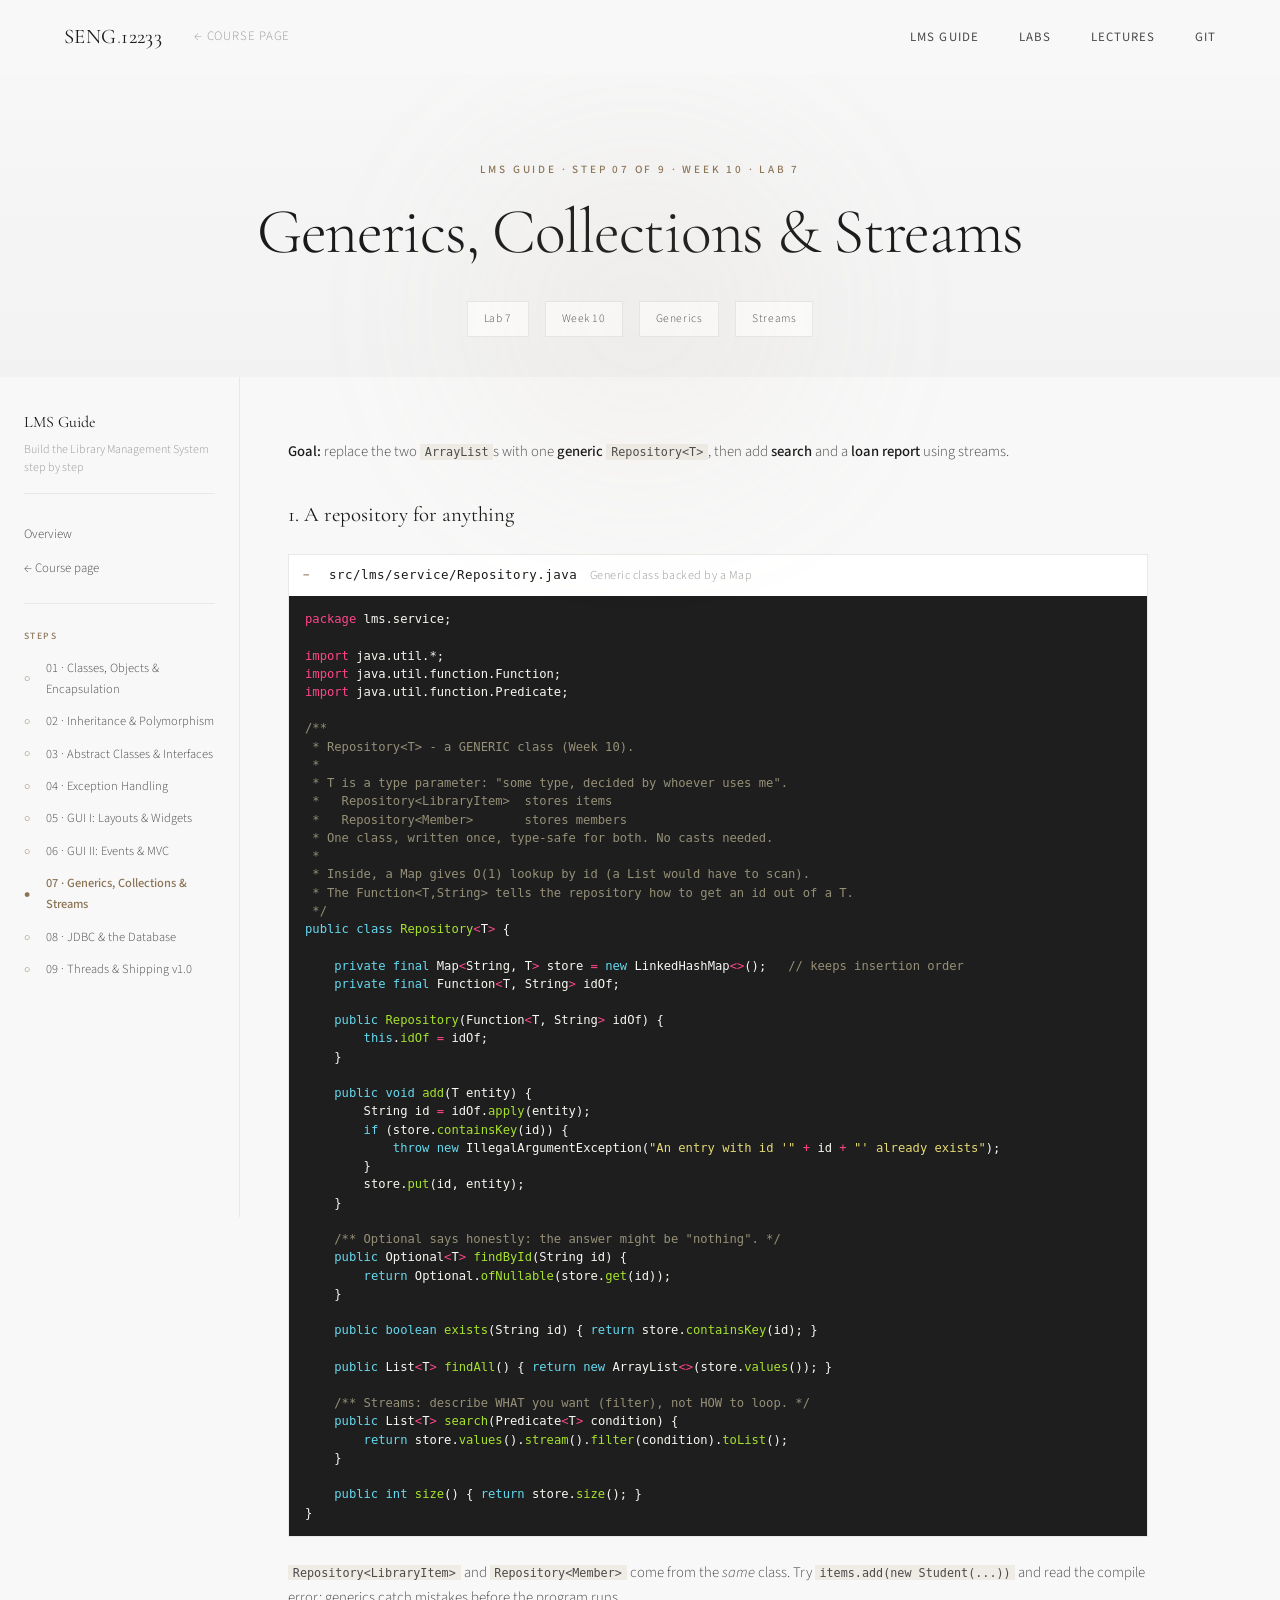
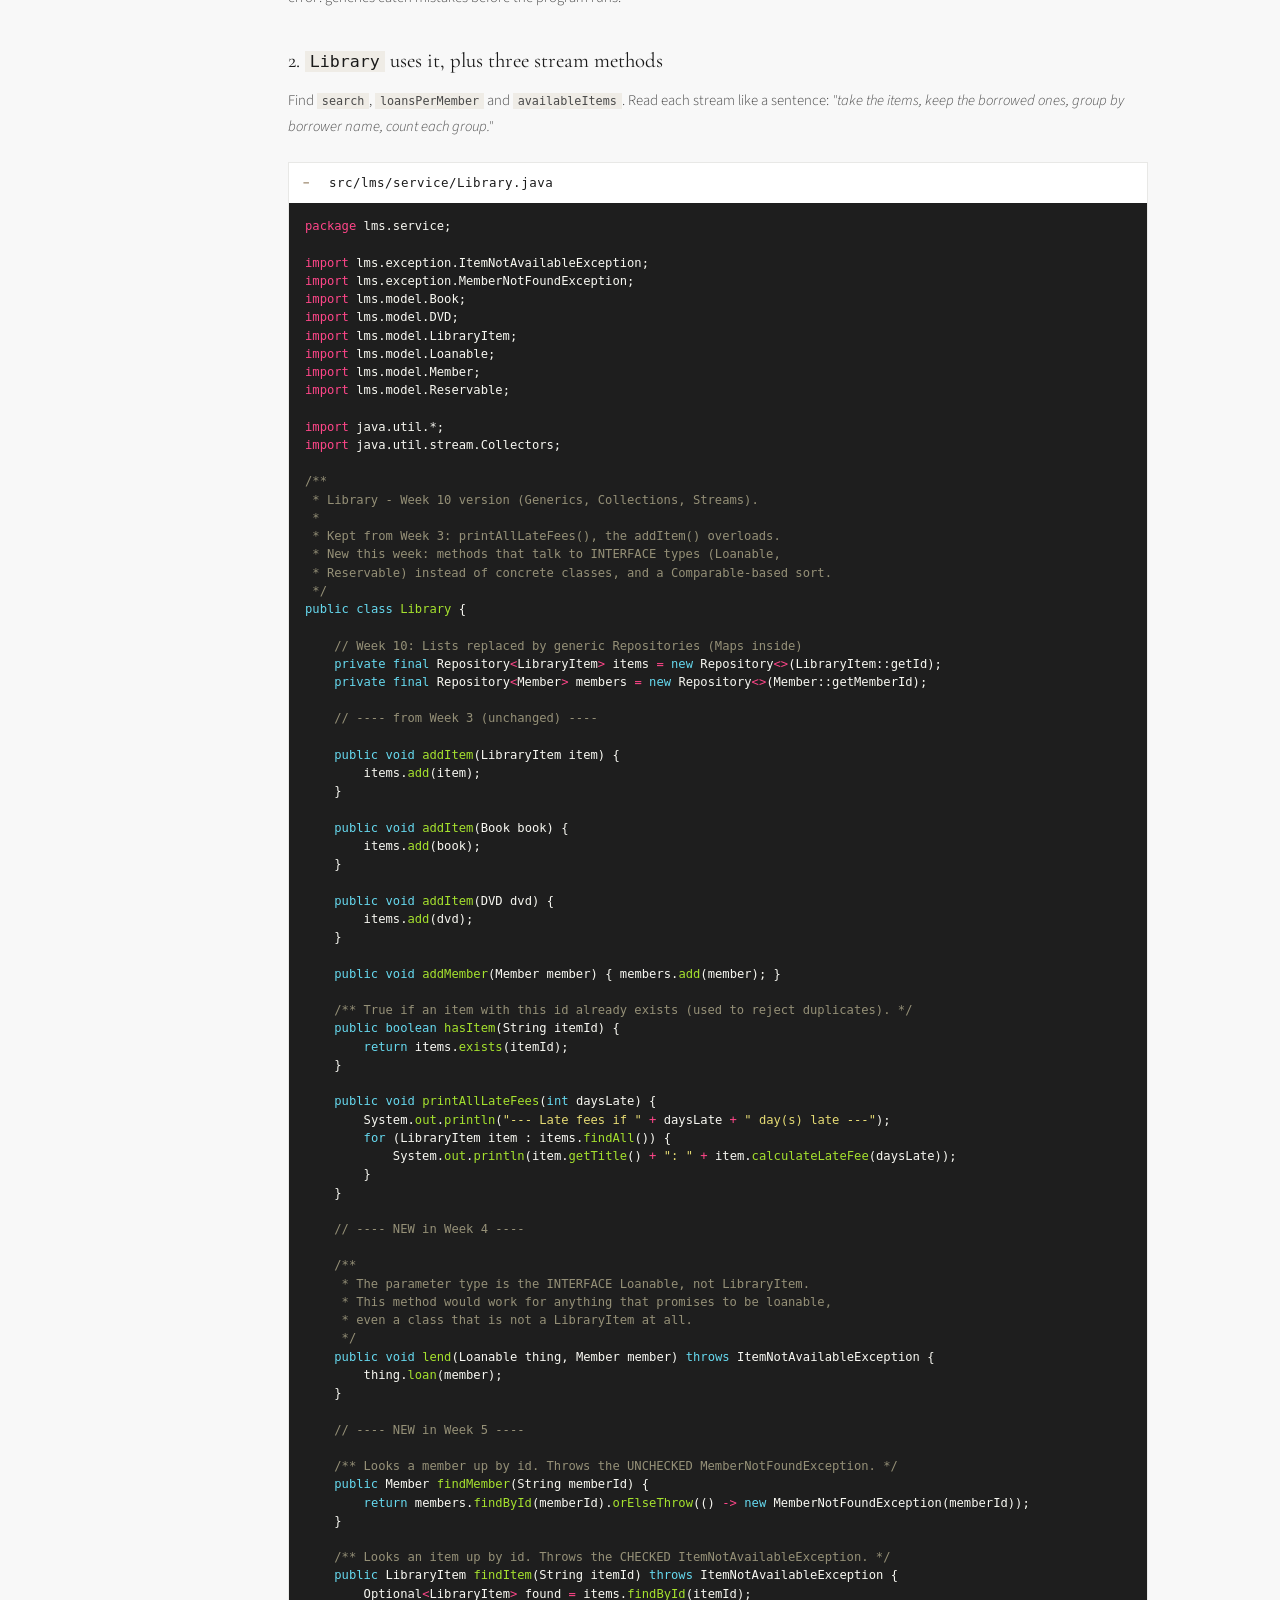
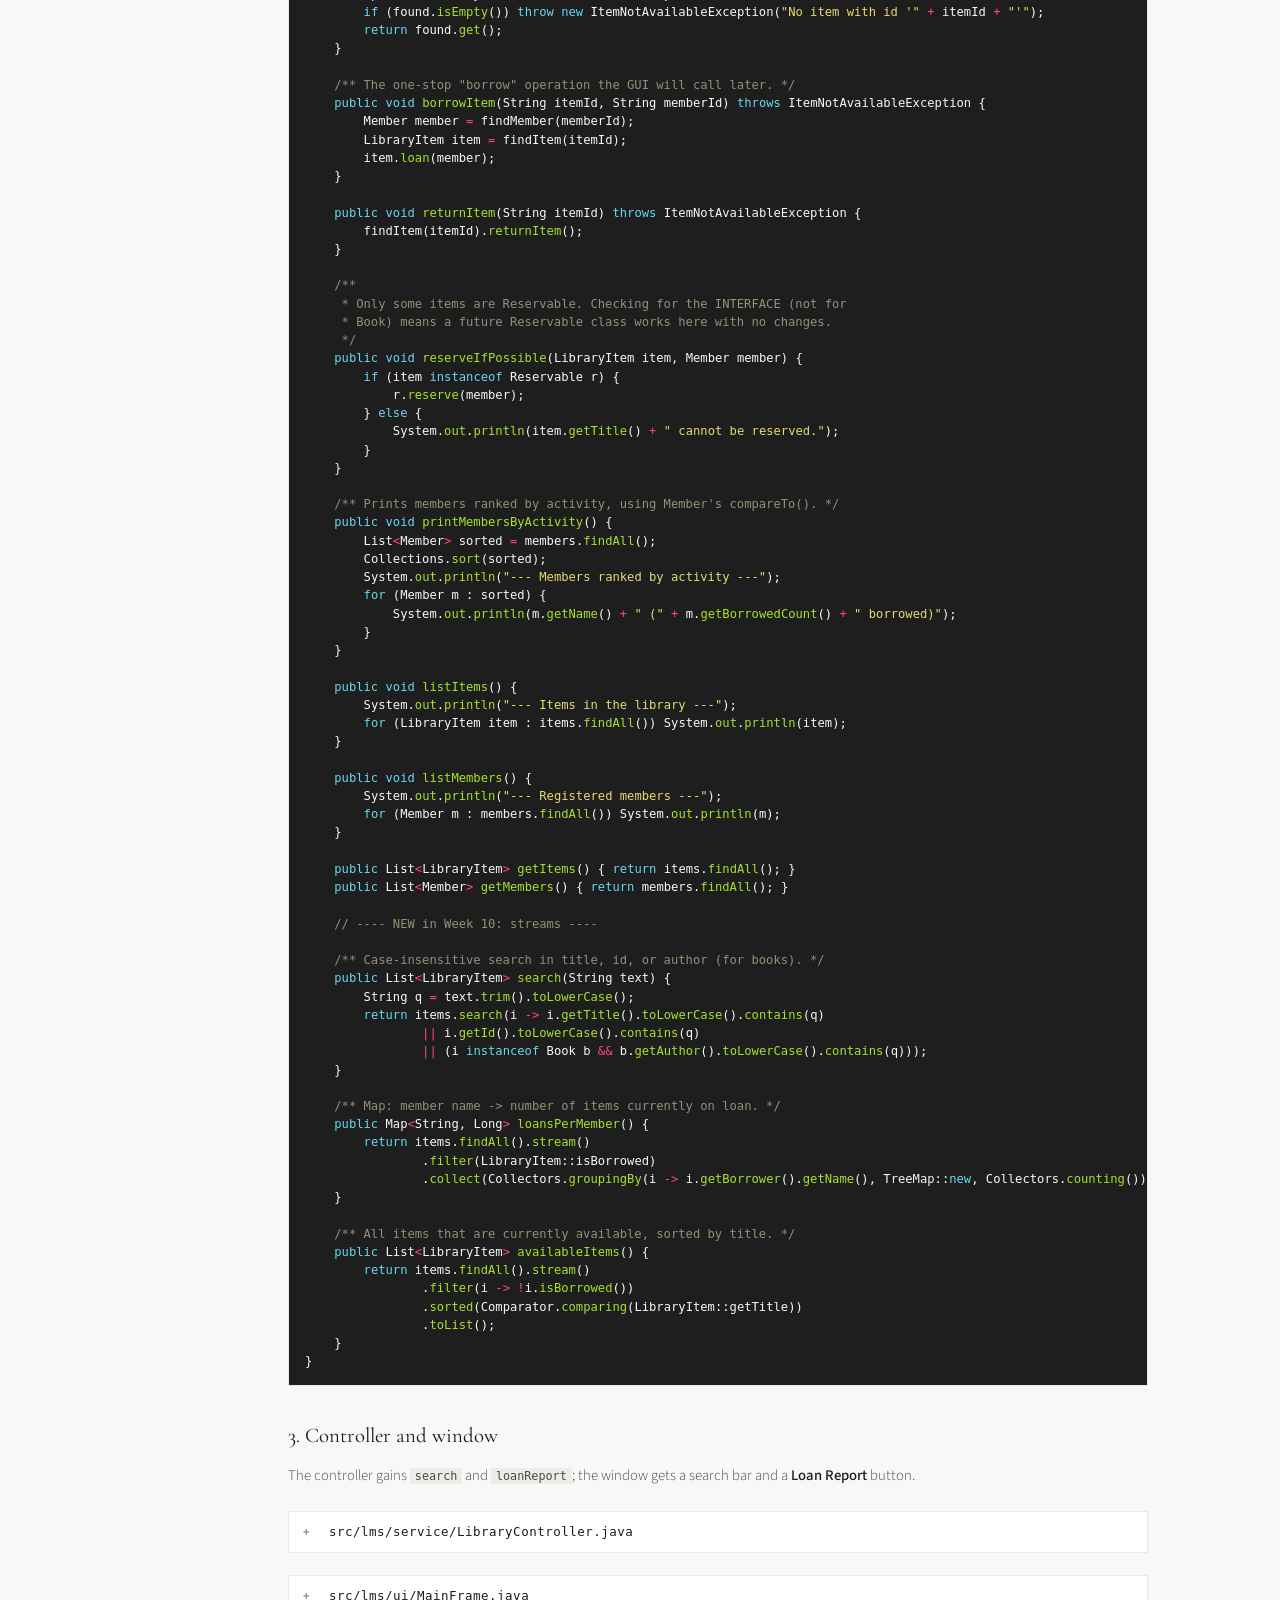
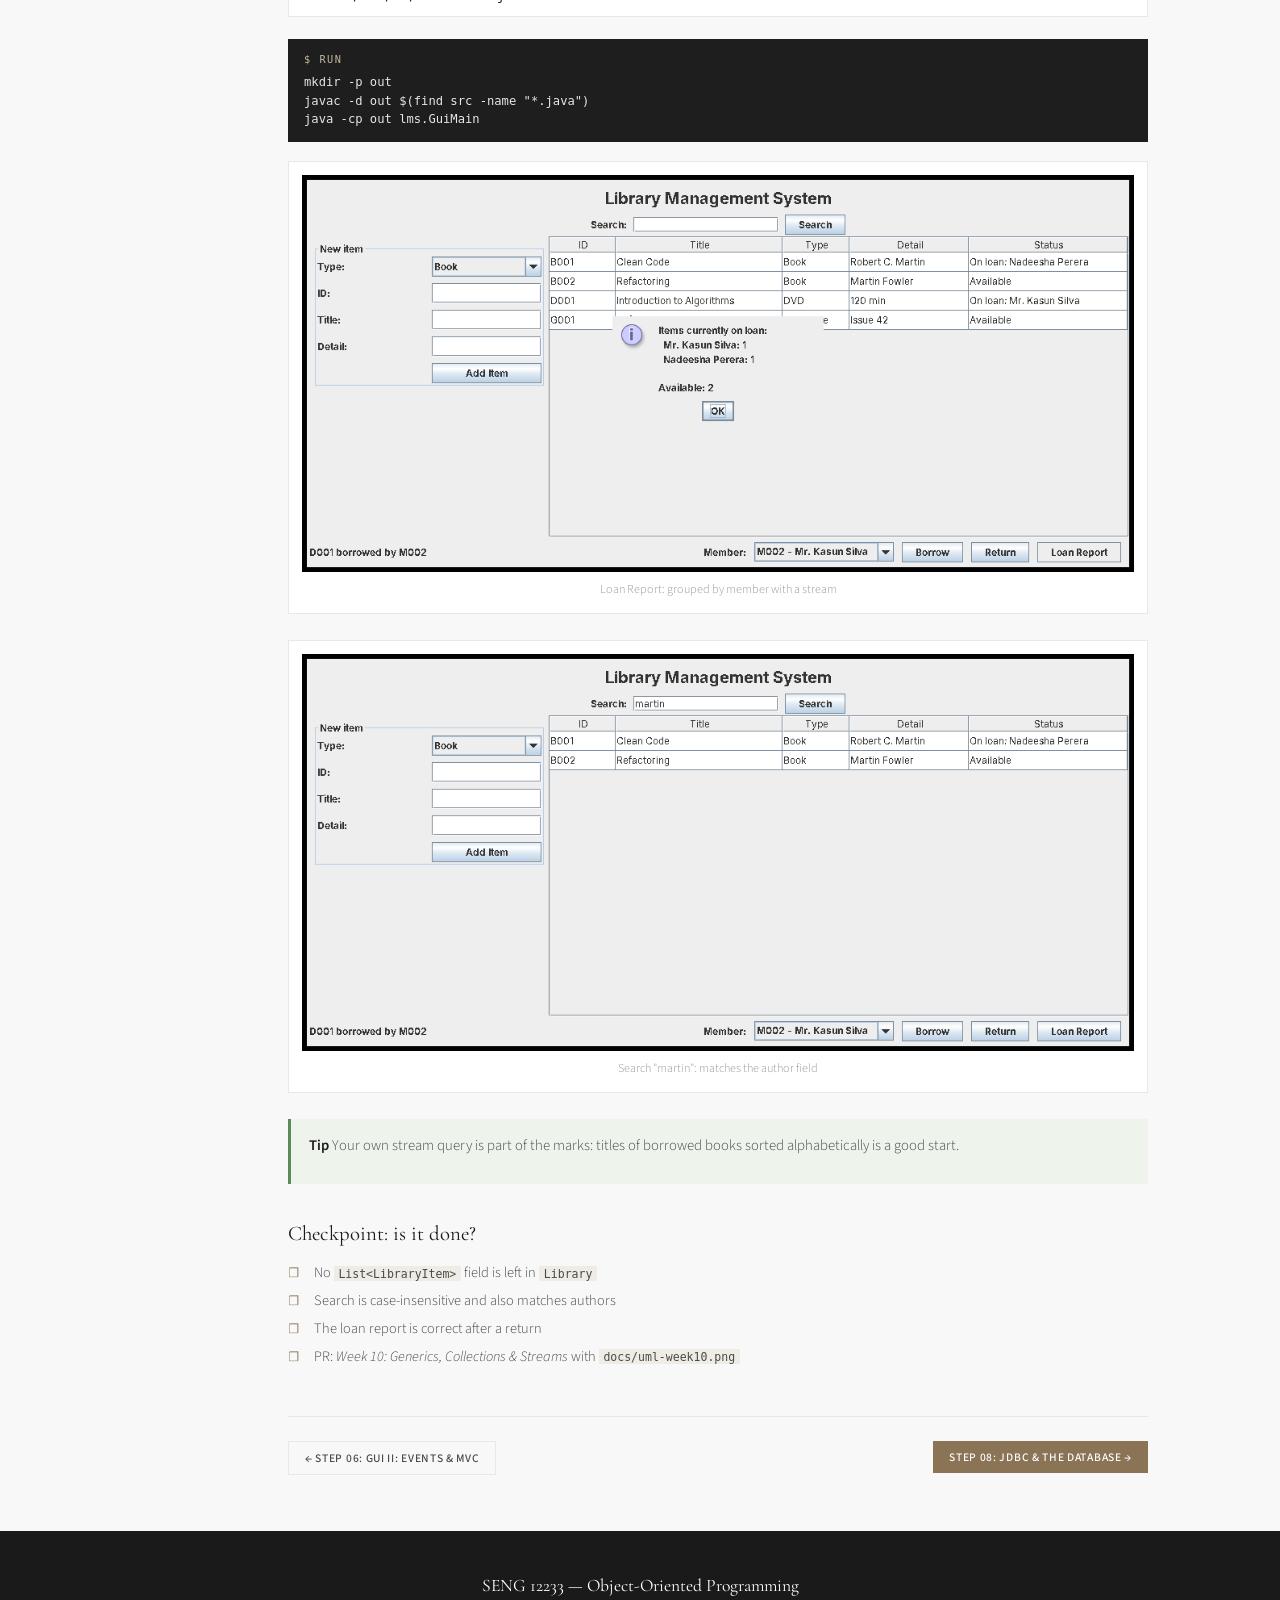
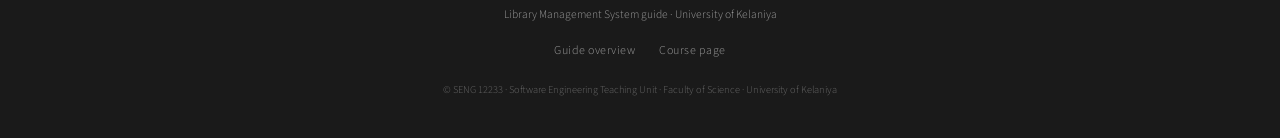
<file: lms-guide/step07_generics_streams.html>
<!DOCTYPE html>
<html lang="en"><head><meta charset="UTF-8"/><meta name="viewport" content="width=device-width, initial-scale=1.0"/>
<title>Step 07: Generics, Collections &amp; Streams · SENG 12233 LMS Guide</title>
<link rel="preconnect" href="https://fonts.googleapis.com"/><link rel="preconnect" href="https://fonts.gstatic.com" crossorigin/>
<link href="https://fonts.googleapis.com/css2?family=Cormorant+Garamond:ital,wght@0,300;0,400;0,500;1,300;1,400&family=Source+Sans+3:wght@300;400;500;600&display=swap" rel="stylesheet"/>
<style>
:root {
            --white: #ffffff;
            --off-white: #f8f8f8;
            --cream: #f5f5f5;
            --light-gray: #e8e8e6;
            --medium-gray: #999999;
            --dark-gray: #4a4a4a;
            --charcoal: #2a2a2a;
            --black: #1a1a1a;
            --accent: #8b7355;
            --accent-light: #c4b5a0;
            --accent-pale: #e8dfd4;
            --font-serif: 'Cormorant Garamond', Georgia, serif;
            --font-sans: 'Source Sans 3', -apple-system, sans-serif;
        }

        * { margin: 0; padding: 0; box-sizing: border-box; }
        html { scroll-behavior: smooth; }

        body {
            font-family: var(--font-sans);
            background: var(--off-white);
            color: var(--charcoal);
            line-height: 1.7;
            font-weight: 300;
            overflow-x: hidden;
        }

        ::selection { background: var(--accent-light); color: var(--black); }
        a { text-decoration: none; color: inherit; }
        button { font-family: inherit; cursor: pointer; border: none; background: none; }

        /* ── Scroll Progress ── */
        .scroll-progress {
            position: fixed; top: 0; left: 0;
            height: 2px; background: var(--accent);
            z-index: 1001; transition: width 0.1s ease;
        }

        /* ── Navigation ── */
        nav {
            position: fixed; top: 0; left: 0; right: 0; z-index: 1000;
            padding: 1.2rem 4rem;
            display: flex; justify-content: space-between; align-items: center;
            background: rgba(248, 248, 248, 0.95);
            backdrop-filter: blur(20px);
            border-bottom: 1px solid transparent;
            transition: all 0.4s ease;
        }
        nav.scrolled { border-bottom: 1px solid var(--light-gray); padding: 0.8rem 4rem; }
        .nav-left { display: flex; align-items: center; gap: 2rem; }
        .nav-logo { font-family: var(--font-serif); font-size: 1.3rem; font-weight: 400; letter-spacing: 0.02em; color: var(--black); }
        .nav-logo span { color: var(--accent); }
        .nav-back { font-size: 0.8rem; letter-spacing: 0.06em; text-transform: uppercase; color: var(--medium-gray); transition: color 0.3s ease; display: flex; align-items: center; gap: 0.4rem; }
        .nav-back:hover { color: var(--accent); }
        .nav-links { display: flex; gap: 2.5rem; list-style: none; }
        .nav-links a { font-size: 0.8rem; font-weight: 400; letter-spacing: 0.08em; text-transform: uppercase; color: var(--dark-gray); position: relative; transition: color 0.3s ease; }
        .nav-links a::after { content: ''; position: absolute; bottom: -4px; left: 0; width: 0; height: 1px; background: var(--accent); transition: width 0.3s ease; }
        .nav-links a:hover { color: var(--black); }
        .nav-links a:hover::after { width: 100%; }
        .nav-links a.active { color: var(--accent); }
        .nav-links a.active::after { width: 100%; }
        .mobile-menu-btn { display: none; padding: 0.5rem; }
        .mobile-menu-btn span { display: block; width: 22px; height: 1.5px; background: var(--black); margin: 5px 0; transition: all 0.3s ease; }

        /* ── Hero ── */
        .hero {
            padding: 10rem 4rem 4rem; text-align: center; position: relative;
            background: linear-gradient(180deg, #f8f8f8 0%, #f2f2f2 100%);
        }
        .hero::before {
            content: ''; position: absolute; top: 30%; left: 50%; transform: translateX(-50%);
            width: 600px; height: 400px;
            background: radial-gradient(circle, var(--accent-light) 0%, transparent 70%);
            opacity: 0.12; filter: blur(80px);
        }
        .hero-label { font-size: 0.7rem; letter-spacing: 0.25em; text-transform: uppercase; color: var(--accent); margin-bottom: 1rem; font-weight: 500; }
        .hero h1 { font-family: var(--font-serif); font-size: clamp(2.5rem, 5vw, 4rem); font-weight: 300; line-height: 1.15; color: var(--black); margin-bottom: 1rem; letter-spacing: -0.02em; }
        .hero h1 em { font-style: italic; color: var(--accent); }
        .hero-description { font-size: 1.05rem; color: var(--dark-gray); max-width: 600px; margin: 0 auto 2rem; line-height: 1.8; }
        .hero-meta { display: flex; justify-content: center; flex-wrap: wrap; gap: 1rem; }
        .meta-tag { padding: 0.45rem 1rem; background: rgba(255,255,255,0.8); border: 1px solid var(--light-gray); font-size: 0.72rem; letter-spacing: 0.05em; color: var(--dark-gray); transition: all 0.3s ease; }
        .meta-tag:hover { border-color: var(--accent); color: var(--accent); }

        /* ── Progress Bar ── */
        .progress-section { max-width: 600px; margin: 2rem auto 0; }
        .progress-label { display: flex; justify-content: space-between; font-size: 0.72rem; letter-spacing: 0.08em; text-transform: uppercase; color: var(--medium-gray); margin-bottom: 0.5rem; }
        .progress-label-value { color: var(--accent); font-weight: 500; }
        .progress-bar { width: 100%; height: 3px; background: var(--light-gray); overflow: hidden; }
        .progress-fill { height: 100%; background: var(--accent); transition: width 0.8s ease; }

        /* ── Module Band ── */
        .module-band {
            background: var(--black);
            padding: 0.75rem 4rem;
            display: flex; justify-content: space-between; align-items: center;
            flex-wrap: wrap; gap: 0.5rem;
        }
        .module-band-left { font-size: 0.72rem; letter-spacing: 0.06em; color: var(--medium-gray); }
        .module-band-left strong { color: var(--accent); font-weight: 500; }
        .module-band-right { display: flex; gap: 1.5rem; }
        .module-band-right a { font-size: 0.7rem; letter-spacing: 0.06em; text-transform: uppercase; color: rgba(255,255,255,0.4); transition: color 0.3s; }
        .module-band-right a:hover { color: var(--white); }

        /* ── Layout ── */
        .layout { display: grid; grid-template-columns: 240px 1fr; gap: 0; max-width: 1400px; margin: 0 auto; }

        /* ── Sidebar ── */
        .sidebar {
            padding: 2rem 1.5rem; border-right: 1px solid var(--light-gray);
            position: sticky; top: 60px; height: calc(100vh - 60px);
            overflow-y: auto; background: var(--off-white);
        }
        .sidebar::-webkit-scrollbar { width: 3px; }
        .sidebar::-webkit-scrollbar-thumb { background: var(--light-gray); }
        .sidebar-title { font-family: var(--font-serif); font-size: 1rem; font-weight: 400; color: var(--black); margin-bottom: 0.3rem; }
        .sidebar-desc { font-size: 0.75rem; color: var(--medium-gray); margin-bottom: 1.5rem; padding-bottom: 1rem; border-bottom: 1px solid var(--light-gray); line-height: 1.5; }
        .sidebar-section { margin-bottom: 1.5rem; }
        .sidebar-section-label { font-size: 0.6rem; letter-spacing: 0.15em; text-transform: uppercase; color: var(--accent); margin-bottom: 0.5rem; font-weight: 500; }
        .sidebar-item { display: flex; align-items: center; gap: 0.5rem; padding: 0.35rem 0; font-size: 0.78rem; color: var(--dark-gray); cursor: pointer; transition: color 0.2s ease; }
        .sidebar-item:hover { color: var(--accent); }
        .sidebar-check { font-size: 0.65rem; color: var(--accent); min-width: 14px; }
        .sidebar-lock { font-size: 0.65rem; color: var(--light-gray); min-width: 14px; }
        .sidebar-nav-links { margin-bottom: 1.5rem; padding-bottom: 1rem; border-bottom: 1px solid var(--light-gray); }
        .sidebar-nav-link { display: block; padding: 0.4rem 0; font-size: 0.8rem; color: var(--dark-gray); transition: color 0.2s ease; }
        .sidebar-nav-link:hover { color: var(--accent); }
        .sidebar-nav-link.active { color: var(--accent); font-weight: 500; }

        /* ── Main Content ── */
        .main-content { padding: 2.5rem 3rem; min-height: 100vh; }

        /* ── Section Headers ── */
        .section-header { margin-bottom: 1.5rem; }
        .section-label { font-size: 0.65rem; letter-spacing: 0.2em; text-transform: uppercase; color: var(--accent); margin-bottom: 0.3rem; font-weight: 500; }
        .section-title { font-family: var(--font-serif); font-size: clamp(1.4rem, 2.5vw, 1.8rem); font-weight: 300; color: var(--black); letter-spacing: -0.01em; }

        /* ── Overview Card ── */
        .overview-card { background: #f2f2f2; padding: 1.5rem; margin-bottom: 2.5rem; border-left: 3px solid var(--accent); }
        .overview-card p { font-size: 0.9rem; color: var(--dark-gray); line-height: 1.7; margin-bottom: 0.5rem; }
        .overview-card p:last-child { margin-bottom: 0; }
        .overview-card strong { color: var(--black); font-weight: 500; }

        /* ── Part Divider ── */
        .part-divider { display: flex; align-items: center; gap: 1rem; padding: 1rem 0; margin: 2.5rem 0 1.5rem; border-bottom: 1px solid var(--light-gray); }
        .part-divider-num { font-family: var(--font-serif); font-size: 2rem; font-weight: 300; color: var(--accent-light); font-style: italic; line-height: 1; }
        .part-divider-content h3 { font-family: var(--font-serif); font-size: 1.15rem; font-weight: 400; color: var(--black); }
        .part-divider-content p { font-size: 0.72rem; color: var(--medium-gray); letter-spacing: 0.03em; }

        /* ── Lectures Grid ── */
        .lectures-grid { display: grid; grid-template-columns: repeat(auto-fill, minmax(320px, 1fr)); gap: 1.2rem; margin-bottom: 1.5rem; }

        /* ── Lecture Card ── */
        .lecture-card { background: var(--white); border: 1px solid var(--light-gray); transition: all 0.4s ease; position: relative; overflow: hidden; }
        .lecture-card::before { content: ''; position: absolute; top: 0; left: 0; width: 2px; height: 0; background: var(--accent); transition: height 0.4s ease; }
        .lecture-card:hover { border-color: var(--accent-light); box-shadow: 0 4px 20px rgba(0,0,0,0.04); }
        .lecture-card:hover::before { height: 100%; }
        .lecture-card-header { padding: 1.2rem 1.5rem 0.8rem; display: flex; justify-content: space-between; align-items: flex-start; }
        .lecture-num { font-family: var(--font-serif); font-size: 2.5rem; font-weight: 300; color: var(--light-gray); line-height: 1; font-style: italic; transition: color 0.3s ease; }
        .lecture-card:hover .lecture-num { color: var(--accent-light); }
        .lecture-title { font-family: var(--font-serif); font-size: 1.05rem; font-weight: 400; color: var(--black); line-height: 1.35; margin-bottom: 0.2rem; }
        .lecture-subtitle { font-size: 0.78rem; color: var(--medium-gray); }
        .lecture-ref { font-size: 0.68rem; color: var(--accent); margin-top: 0.3rem; letter-spacing: 0.03em; }
        .lecture-card-body { padding: 0 1.5rem 1.2rem; }
        .topics-list { list-style: none; margin-bottom: 1rem; }
        .topics-list li { padding: 0.3rem 0 0.3rem 1.2rem; position: relative; font-size: 0.82rem; color: var(--dark-gray); border-bottom: 1px solid #fafafa; line-height: 1.5; }
        .topics-list li:last-child { border-bottom: none; }
        .topics-list li::before { content: '→'; position: absolute; left: 0; color: var(--accent-light); font-size: 0.72rem; }
        .lecture-actions { display: flex; gap: 0.6rem; flex-wrap: wrap; }

        /* ── Buttons ── */
        .btn { padding: 0.45rem 1rem; font-size: 0.72rem; letter-spacing: 0.06em; text-transform: uppercase; font-weight: 500; transition: all 0.3s ease; display: inline-flex; align-items: center; gap: 0.4rem; }
        .btn-primary { background: var(--accent); color: var(--white); }
        .btn-primary:hover { background: var(--charcoal); }
        .btn-secondary { background: transparent; color: var(--dark-gray); border: 1px solid var(--light-gray); }
        .btn-secondary:hover { border-color: var(--accent); color: var(--accent); }

        /* ── Assessments ── */
        .assessments-grid { display: grid; grid-template-columns: repeat(auto-fill, minmax(340px, 1fr)); gap: 1.2rem; margin-top: 1.5rem; }
        .assessment-card { background: var(--white); border: 1px solid var(--light-gray); padding: 1.5rem; transition: all 0.4s ease; position: relative; overflow: hidden; }
        .assessment-card::before { content: ''; position: absolute; top: 0; left: 0; width: 2px; height: 0; background: var(--accent); transition: height 0.4s ease; }
        .assessment-card:hover { border-color: var(--accent-light); box-shadow: 0 4px 20px rgba(0,0,0,0.04); }
        .assessment-card:hover::before { height: 100%; }
        .assessment-type { font-size: 0.62rem; letter-spacing: 0.2em; text-transform: uppercase; color: var(--accent); margin-bottom: 0.5rem; font-weight: 500; }
        .assessment-title { font-family: var(--font-serif); font-size: 1.1rem; font-weight: 400; color: var(--black); margin-bottom: 0.4rem; line-height: 1.3; }
        .assessment-meta { font-size: 0.78rem; color: var(--medium-gray); margin-bottom: 0.8rem; }
        .assessment-desc { font-size: 0.83rem; color: var(--dark-gray); line-height: 1.65; margin-bottom: 1rem; }
        .assessment-tasks { list-style: none; margin-bottom: 1rem; }
        .assessment-tasks li { padding: 0.3rem 0 0.3rem 1.2rem; position: relative; font-size: 0.8rem; color: var(--dark-gray); border-bottom: 1px solid #fafafa; }
        .assessment-tasks li:last-child { border-bottom: none; }
        .assessment-tasks li::before { content: '→'; position: absolute; left: 0; color: var(--accent-light); font-size: 0.72rem; }
        .assessment-weight { display: inline-block; padding: 0.3rem 0.8rem; background: var(--accent-pale); color: var(--accent); font-size: 0.7rem; letter-spacing: 0.05em; font-weight: 500; }

        /* ── Resources Section ── */
        .resources-grid { display: grid; grid-template-columns: repeat(auto-fit, minmax(200px, 1fr)); gap: 1rem; margin-top: 1.5rem; }
        .resource-card { padding: 1.5rem; background: #f2f2f2; text-align: center; transition: all 0.3s ease; }
        .resource-card:hover { transform: translateY(-2px); box-shadow: 0 4px 15px rgba(0,0,0,0.04); }
        .resource-icon { font-size: 1.5rem; margin-bottom: 0.6rem; }
        .resource-card h3 { font-family: var(--font-serif); font-size: 0.95rem; font-weight: 400; color: var(--black); margin-bottom: 0.25rem; }
        .resource-card h3 a { color: inherit; transition: color 0.3s; }
        .resource-card h3 a:hover { color: var(--accent); }
        .resource-card p { font-size: 0.72rem; color: var(--medium-gray); }

        /* ── Learning Path ── */
        .learning-path { margin-top: 1.5rem; }
        .path-item { display: flex; gap: 1rem; padding: 0.8rem 0; border-bottom: 1px solid var(--light-gray); }
        .path-item:last-child { border-bottom: none; }
        .path-phase { font-family: var(--font-serif); font-size: 0.9rem; font-style: italic; color: var(--accent); min-width: 60px; }
        .path-desc { font-size: 0.85rem; color: var(--dark-gray); line-height: 1.6; }
        .path-desc strong { color: var(--black); font-weight: 500; }

        /* ── Course Structure ── */
        .course-structure { margin-top: 2rem; padding: 1.5rem; background: #f2f2f2; border-left: 3px solid var(--accent); }
        .course-structure p { font-size: 0.85rem; color: var(--dark-gray); margin-bottom: 0.5rem; line-height: 1.7; }
        .course-structure p:last-child { margin-bottom: 0; }
        .course-structure strong { color: var(--black); font-weight: 500; }

        /* ── Footer ── */
        footer { background: var(--black); color: var(--white); text-align: center; padding: 2.5rem 4rem; }
        .footer-title { font-family: var(--font-serif); font-size: 1.1rem; font-weight: 400; margin-bottom: 0.3rem; }
        .footer-sub { font-size: 0.72rem; color: var(--medium-gray); margin-bottom: 1rem; }
        .footer-links { display: flex; justify-content: center; gap: 1.5rem; flex-wrap: wrap; }
        .footer-links a { font-size: 0.75rem; color: var(--medium-gray); letter-spacing: 0.04em; transition: color 0.3s ease; }
        .footer-links a:hover { color: var(--white); }
        .footer-copy { font-size: 0.65rem; color: var(--medium-gray); margin-top: 1.2rem; opacity: 0.6; }

        /* ── Animations ── */
        .fade-in { opacity: 0; transform: translateY(12px); transition: opacity 0.5s ease, transform 0.5s ease; }
        .fade-in.visible { opacity: 1; transform: translateY(0); }

        /* ── Responsive ── */
        @media (max-width: 1024px) {
            .layout { grid-template-columns: 1fr; }
            .sidebar { display: none; }
            .main-content { padding: 2rem; }
        }
        @media (max-width: 768px) {
            nav { padding: 1rem 1.5rem; }
            .nav-links { display: none; }
            .mobile-menu-btn { display: block; }
            .hero { padding: 8rem 1.5rem 3rem; }
            .main-content { padding: 1.5rem; }
            .lectures-grid { grid-template-columns: 1fr; }
            .assessments-grid { grid-template-columns: 1fr; }
            .hero-meta { flex-direction: column; align-items: center; }
            .resources-grid { grid-template-columns: 1fr 1fr; }
            .module-band { padding: 0.75rem 1.5rem; }
            footer { padding: 2rem 1.5rem; }
        }
        @media (max-width: 480px) { .resources-grid { grid-template-columns: 1fr; } }
pre { line-height: 125%; }
td.linenos .normal { color: inherit; background-color: transparent; padding-left: 5px; padding-right: 5px; }
span.linenos { color: inherit; background-color: transparent; padding-left: 5px; padding-right: 5px; }
td.linenos .special { color: #000000; background-color: #ffffc0; padding-left: 5px; padding-right: 5px; }
span.linenos.special { color: #000000; background-color: #ffffc0; padding-left: 5px; padding-right: 5px; }
.hl .hll { background-color: #49483e }
.hl { background: #272822; color: #F8F8F2 }
.hl .c { color: #959077 } /* Comment */
.hl .err { color: #ED007E; background-color: #1E0010 } /* Error */
.hl .esc { color: #F8F8F2 } /* Escape */
.hl .g { color: #F8F8F2 } /* Generic */
.hl .k { color: #66D9EF } /* Keyword */
.hl .l { color: #AE81FF } /* Literal */
.hl .n { color: #F8F8F2 } /* Name */
.hl .o { color: #FF4689 } /* Operator */
.hl .x { color: #F8F8F2 } /* Other */
.hl .p { color: #F8F8F2 } /* Punctuation */
.hl .ch { color: #959077 } /* Comment.Hashbang */
.hl .cm { color: #959077 } /* Comment.Multiline */
.hl .cp { color: #959077 } /* Comment.Preproc */
.hl .cpf { color: #959077 } /* Comment.PreprocFile */
.hl .c1 { color: #959077 } /* Comment.Single */
.hl .cs { color: #959077 } /* Comment.Special */
.hl .gd { color: #FF4689 } /* Generic.Deleted */
.hl .ge { color: #F8F8F2; font-style: italic } /* Generic.Emph */
.hl .ges { color: #F8F8F2; font-weight: bold; font-style: italic } /* Generic.EmphStrong */
.hl .gr { color: #FF4689 } /* Generic.Error */
.hl .gh { color: #F8F8F2 } /* Generic.Heading */
.hl .gi { color: #A6E22E } /* Generic.Inserted */
.hl .go { color: #66D9EF } /* Generic.Output */
.hl .gp { color: #FF4689; font-weight: bold } /* Generic.Prompt */
.hl .gs { color: #F8F8F2; font-weight: bold } /* Generic.Strong */
.hl .gu { color: #959077 } /* Generic.Subheading */
.hl .gt { color: #66D9EF } /* Generic.Traceback */
.hl .kc { color: #66D9EF } /* Keyword.Constant */
.hl .kd { color: #66D9EF } /* Keyword.Declaration */
.hl .kn { color: #FF4689 } /* Keyword.Namespace */
.hl .kp { color: #66D9EF } /* Keyword.Pseudo */
.hl .kr { color: #66D9EF } /* Keyword.Reserved */
.hl .kt { color: #66D9EF } /* Keyword.Type */
.hl .ld { color: #E6DB74 } /* Literal.Date */
.hl .m { color: #AE81FF } /* Literal.Number */
.hl .s { color: #E6DB74 } /* Literal.String */
.hl .na { color: #A6E22E } /* Name.Attribute */
.hl .nb { color: #A6E22E } /* Name.Builtin */
.hl .nc { color: #A6E22E } /* Name.Class */
.hl .no { color: #66D9EF } /* Name.Constant */
.hl .nd { color: #A6E22E } /* Name.Decorator */
.hl .ni { color: #F8F8F2 } /* Name.Entity */
.hl .ne { color: #A6E22E } /* Name.Exception */
.hl .nf { color: #A6E22E } /* Name.Function */
.hl .nl { color: #F8F8F2 } /* Name.Label */
.hl .nn { color: #F8F8F2 } /* Name.Namespace */
.hl .nx { color: #A6E22E } /* Name.Other */
.hl .py { color: #F8F8F2 } /* Name.Property */
.hl .nt { color: #FF4689 } /* Name.Tag */
.hl .nv { color: #F8F8F2 } /* Name.Variable */
.hl .ow { color: #FF4689 } /* Operator.Word */
.hl .pm { color: #F8F8F2 } /* Punctuation.Marker */
.hl .w { color: #F8F8F2 } /* Text.Whitespace */
.hl .mb { color: #AE81FF } /* Literal.Number.Bin */
.hl .mf { color: #AE81FF } /* Literal.Number.Float */
.hl .mh { color: #AE81FF } /* Literal.Number.Hex */
.hl .mi { color: #AE81FF } /* Literal.Number.Integer */
.hl .mo { color: #AE81FF } /* Literal.Number.Oct */
.hl .sa { color: #E6DB74 } /* Literal.String.Affix */
.hl .sb { color: #E6DB74 } /* Literal.String.Backtick */
.hl .sc { color: #E6DB74 } /* Literal.String.Char */
.hl .dl { color: #E6DB74 } /* Literal.String.Delimiter */
.hl .sd { color: #E6DB74 } /* Literal.String.Doc */
.hl .s2 { color: #E6DB74 } /* Literal.String.Double */
.hl .se { color: #AE81FF } /* Literal.String.Escape */
.hl .sh { color: #E6DB74 } /* Literal.String.Heredoc */
.hl .si { color: #E6DB74 } /* Literal.String.Interpol */
.hl .sx { color: #E6DB74 } /* Literal.String.Other */
.hl .sr { color: #E6DB74 } /* Literal.String.Regex */
.hl .s1 { color: #E6DB74 } /* Literal.String.Single */
.hl .ss { color: #E6DB74 } /* Literal.String.Symbol */
.hl .bp { color: #A6E22E } /* Name.Builtin.Pseudo */
.hl .fm { color: #A6E22E } /* Name.Function.Magic */
.hl .vc { color: #F8F8F2 } /* Name.Variable.Class */
.hl .vg { color: #F8F8F2 } /* Name.Variable.Global */
.hl .vi { color: #F8F8F2 } /* Name.Variable.Instance */
.hl .vm { color: #F8F8F2 } /* Name.Variable.Magic */
.hl .il { color: #AE81FF } /* Literal.Number.Integer.Long */
.hl { background:#1e1e1e !important; }
.guide-intro { max-width: 860px; }
.step-block { margin: 1.4rem 0; }
.step-block p { font-size: 0.92rem; color: var(--dark-gray); line-height: 1.75; margin-bottom: .7rem; }
.step-block h3 { font-family: var(--font-serif); font-size: 1.3rem; font-weight: 400; color: var(--black); margin: 2rem 0 .6rem; }
.step-block h4 { font-size: .8rem; letter-spacing: .12em; text-transform: uppercase; color: var(--accent); margin: 1.2rem 0 .4rem; font-weight: 500; }
.step-block ul, .step-block ol { margin: 0 0 .9rem 1.3rem; font-size: .9rem; color: var(--dark-gray); }
.step-block li { margin: .25rem 0; line-height: 1.65; }
.step-block code, .callout code { font-family: 'DejaVu Sans Mono', Consolas, monospace; font-size: .8em; background: #efece6; padding: .05rem .3rem; }
.step-block strong { color: var(--black); font-weight: 500; }
.step-block table { border-collapse: collapse; width: 100%; font-size: .82rem; margin: .8rem 0 1.2rem; }
.step-block th { background: var(--accent-pale); text-align: left; padding: .45rem .7rem; font-weight: 500; }
.step-block td { padding: .4rem .7rem; border-bottom: 1px solid var(--light-gray); vertical-align: top; }
.codefile { margin: 1rem 0 1.4rem; border: 1px solid var(--light-gray); background: #fff; }
.codefile > summary { cursor: pointer; padding: .55rem .9rem; font-size: .78rem; letter-spacing: .04em; color: var(--dark-gray); display: flex; gap: .8rem; align-items: baseline; list-style: none; }
.codefile > summary::-webkit-details-marker { display: none; }
.codefile > summary::before { content: '+'; color: var(--accent); font-weight: 600; width: .8rem; }
.codefile[open] > summary::before { content: '\2212'; }
.codefile .fname { font-family: 'DejaVu Sans Mono', Consolas, monospace; color: var(--black); font-size: .78rem; }
.codefile .fcap { color: var(--medium-gray); font-size: .76rem; }
.codefile .hl { margin: 0; overflow-x: auto; }
.codefile pre { margin: 0; padding: .9rem 1rem; font-family: 'DejaVu Sans Mono', Consolas, monospace; font-size: .76rem; line-height: 1.5; font-weight: 400; }
.cmd, .out { margin: .8rem 0 1.2rem; font-family: 'DejaVu Sans Mono', Consolas, monospace; font-size: .76rem; line-height: 1.55; padding: .8rem 1rem; overflow-x: auto; white-space: pre; font-weight: 400; }
.cmd { background: #1e1e1e; color: #e6e6e6; }
.cmd::before { content: '$ run'; display:block; color: var(--accent-light); font-size: .64rem; letter-spacing: .15em; text-transform: uppercase; margin-bottom: .3rem; }
.out { background: #f2f2f2; border-left: 3px solid var(--accent); color: var(--charcoal); }
.out::before { content: 'expected output'; display:block; color: var(--accent); font-size: .64rem; letter-spacing: .15em; text-transform: uppercase; margin-bottom: .3rem; font-family: var(--font-sans); }
figure { margin: 1.2rem 0 1.6rem; background: #fff; border: 1px solid var(--light-gray); padding: .8rem; }
figure img { max-width: 100%; display: block; margin: 0 auto; }
figcaption { font-size: .76rem; color: var(--medium-gray); margin-top: .5rem; text-align: center; }
.callout { margin: 1.1rem 0; padding: .9rem 1.1rem; font-size: .88rem; line-height: 1.7; color: var(--dark-gray); background: #f2f2f2; border-left: 3px solid var(--accent); }
.callout.tip { border-left-color: #5d8a5a; background: #eef3ec; }
.callout.warn { border-left-color: #b5651d; background: #f7eee3; }
.callout.check { border-left-color: #3d6a99; background: #ecf1f6; }
.callout strong { color: var(--black); font-weight: 600; }
.pager { display:flex; justify-content: space-between; gap: 1rem; margin: 3rem 0 1rem; padding-top: 1.5rem; border-top: 1px solid var(--light-gray); flex-wrap: wrap; }
.checklist { list-style: none; margin-left: 0 !important; }
.checklist li { padding-left: 1.6rem; position: relative; }
.checklist li::before { content: '\2610'; position: absolute; left: 0; color: var(--accent); }
.sidebar-item a { display:flex; gap:.5rem; width:100%; }
.sidebar-item.current { color: var(--accent); font-weight: 500; }

</style></head><body>
<div class="scroll-progress" id="scrollBar"></div>
<nav id="mainNav"><div class="nav-left"><div class="nav-logo">SENG<span>.</span>12233</div><a class="nav-back" href="../index.html">← Course page</a></div>
<ul class="nav-links"><li><a href="index.html" class="">LMS Guide</a></li><li><a href="../index.html#labs">Labs</a></li><li><a href="../index.html#lectures">Lectures</a></li><li><a href="../index.html#git">Git</a></li></ul>
<button class="mobile-menu-btn" aria-label="Menu"><span></span><span></span><span></span></button></nav>
<section class="hero" style="padding-bottom:2.5rem"><p class="hero-label">LMS Guide · Step 07 of 9 · Week 10 · Lab 7</p><h1>Generics, Collections & Streams</h1><p class="hero-description"></p><div class="hero-meta"><span class="meta-tag">Lab 7</span><span class="meta-tag">Week 10</span><span class="meta-tag">Generics</span><span class="meta-tag">Streams</span></div></section>
<div class="layout"><aside class="sidebar">
    <p class="sidebar-title">LMS Guide</p>
    <p class="sidebar-desc">Build the Library Management System step by step</p>
    <div class="sidebar-nav-links">
      <a class="sidebar-nav-link" href="index.html">Overview</a>
      <a class="sidebar-nav-link" href="../index.html">← Course page</a>
    </div>
    <div class="sidebar-section"><p class="sidebar-section-label">Steps</p><div class="sidebar-item"><span class="sidebar-check">○</span><a href="step01_encapsulation.html">01 · Classes, Objects & Encapsulation</a></div><div class="sidebar-item"><span class="sidebar-check">○</span><a href="step02_inheritance.html">02 · Inheritance & Polymorphism</a></div><div class="sidebar-item"><span class="sidebar-check">○</span><a href="step03_interfaces.html">03 · Abstract Classes & Interfaces</a></div><div class="sidebar-item"><span class="sidebar-check">○</span><a href="step04_exceptions.html">04 · Exception Handling</a></div><div class="sidebar-item"><span class="sidebar-check">○</span><a href="step05_gui_layouts.html">05 · GUI I: Layouts & Widgets</a></div><div class="sidebar-item"><span class="sidebar-check">○</span><a href="step06_gui_events_mvc.html">06 · GUI II: Events & MVC</a></div><div class="sidebar-item current"><span class="sidebar-check">●</span><a href="step07_generics_streams.html">07 · Generics, Collections & Streams</a></div><div class="sidebar-item"><span class="sidebar-check">○</span><a href="step08_jdbc.html">08 · JDBC & the Database</a></div><div class="sidebar-item"><span class="sidebar-check">○</span><a href="step09_threads_final.html">09 · Threads & Shipping v1.0</a></div></div>
  </aside><main class="main-content"><div class="guide-intro"><div class="step-block"><p><strong>Goal:</strong> replace the two <code>ArrayList</code>s with one <strong>generic</strong> <code>Repository&lt;T&gt;</code>, then add <strong>search</strong> and a <strong>loan report</strong> using streams.</p></div>
<div class="step-block"><h3>1. A repository for anything</h3></div>
<details class="codefile" open><summary><span class="fname">src/lms/service/Repository.java</span><span class="fcap">Generic class backed by a Map</span></summary><div class="hl"><pre><span></span><span class="kn">package</span><span class="w"> </span><span class="nn">lms.service</span><span class="p">;</span>

<span class="kn">import</span><span class="w"> </span><span class="nn">java.util.*</span><span class="p">;</span>
<span class="kn">import</span><span class="w"> </span><span class="nn">java.util.function.Function</span><span class="p">;</span>
<span class="kn">import</span><span class="w"> </span><span class="nn">java.util.function.Predicate</span><span class="p">;</span>

<span class="cm">/**</span>
<span class="cm"> * Repository&lt;T&gt; - a GENERIC class (Week 10).</span>
<span class="cm"> *</span>
<span class="cm"> * T is a type parameter: "some type, decided by whoever uses me".</span>
<span class="cm"> *   Repository&lt;LibraryItem&gt;  stores items</span>
<span class="cm"> *   Repository&lt;Member&gt;       stores members</span>
<span class="cm"> * One class, written once, type-safe for both. No casts needed.</span>
<span class="cm"> *</span>
<span class="cm"> * Inside, a Map gives O(1) lookup by id (a List would have to scan).</span>
<span class="cm"> * The Function&lt;T,String&gt; tells the repository how to get an id out of a T.</span>
<span class="cm"> */</span>
<span class="kd">public</span><span class="w"> </span><span class="kd">class</span> <span class="nc">Repository</span><span class="o">&lt;</span><span class="n">T</span><span class="o">&gt;</span><span class="w"> </span><span class="p">{</span>

<span class="w">    </span><span class="kd">private</span><span class="w"> </span><span class="kd">final</span><span class="w"> </span><span class="n">Map</span><span class="o">&lt;</span><span class="n">String</span><span class="p">,</span><span class="w"> </span><span class="n">T</span><span class="o">&gt;</span><span class="w"> </span><span class="n">store</span><span class="w"> </span><span class="o">=</span><span class="w"> </span><span class="k">new</span><span class="w"> </span><span class="n">LinkedHashMap</span><span class="o">&lt;&gt;</span><span class="p">();</span><span class="w">   </span><span class="c1">// keeps insertion order</span>
<span class="w">    </span><span class="kd">private</span><span class="w"> </span><span class="kd">final</span><span class="w"> </span><span class="n">Function</span><span class="o">&lt;</span><span class="n">T</span><span class="p">,</span><span class="w"> </span><span class="n">String</span><span class="o">&gt;</span><span class="w"> </span><span class="n">idOf</span><span class="p">;</span>

<span class="w">    </span><span class="kd">public</span><span class="w"> </span><span class="nf">Repository</span><span class="p">(</span><span class="n">Function</span><span class="o">&lt;</span><span class="n">T</span><span class="p">,</span><span class="w"> </span><span class="n">String</span><span class="o">&gt;</span><span class="w"> </span><span class="n">idOf</span><span class="p">)</span><span class="w"> </span><span class="p">{</span>
<span class="w">        </span><span class="k">this</span><span class="p">.</span><span class="na">idOf</span><span class="w"> </span><span class="o">=</span><span class="w"> </span><span class="n">idOf</span><span class="p">;</span>
<span class="w">    </span><span class="p">}</span>

<span class="w">    </span><span class="kd">public</span><span class="w"> </span><span class="kt">void</span><span class="w"> </span><span class="nf">add</span><span class="p">(</span><span class="n">T</span><span class="w"> </span><span class="n">entity</span><span class="p">)</span><span class="w"> </span><span class="p">{</span>
<span class="w">        </span><span class="n">String</span><span class="w"> </span><span class="n">id</span><span class="w"> </span><span class="o">=</span><span class="w"> </span><span class="n">idOf</span><span class="p">.</span><span class="na">apply</span><span class="p">(</span><span class="n">entity</span><span class="p">);</span>
<span class="w">        </span><span class="k">if</span><span class="w"> </span><span class="p">(</span><span class="n">store</span><span class="p">.</span><span class="na">containsKey</span><span class="p">(</span><span class="n">id</span><span class="p">))</span><span class="w"> </span><span class="p">{</span>
<span class="w">            </span><span class="k">throw</span><span class="w"> </span><span class="k">new</span><span class="w"> </span><span class="n">IllegalArgumentException</span><span class="p">(</span><span class="s">"An entry with id '"</span><span class="w"> </span><span class="o">+</span><span class="w"> </span><span class="n">id</span><span class="w"> </span><span class="o">+</span><span class="w"> </span><span class="s">"' already exists"</span><span class="p">);</span>
<span class="w">        </span><span class="p">}</span>
<span class="w">        </span><span class="n">store</span><span class="p">.</span><span class="na">put</span><span class="p">(</span><span class="n">id</span><span class="p">,</span><span class="w"> </span><span class="n">entity</span><span class="p">);</span>
<span class="w">    </span><span class="p">}</span>

<span class="w">    </span><span class="cm">/** Optional says honestly: the answer might be "nothing". */</span>
<span class="w">    </span><span class="kd">public</span><span class="w"> </span><span class="n">Optional</span><span class="o">&lt;</span><span class="n">T</span><span class="o">&gt;</span><span class="w"> </span><span class="nf">findById</span><span class="p">(</span><span class="n">String</span><span class="w"> </span><span class="n">id</span><span class="p">)</span><span class="w"> </span><span class="p">{</span>
<span class="w">        </span><span class="k">return</span><span class="w"> </span><span class="n">Optional</span><span class="p">.</span><span class="na">ofNullable</span><span class="p">(</span><span class="n">store</span><span class="p">.</span><span class="na">get</span><span class="p">(</span><span class="n">id</span><span class="p">));</span>
<span class="w">    </span><span class="p">}</span>

<span class="w">    </span><span class="kd">public</span><span class="w"> </span><span class="kt">boolean</span><span class="w"> </span><span class="nf">exists</span><span class="p">(</span><span class="n">String</span><span class="w"> </span><span class="n">id</span><span class="p">)</span><span class="w"> </span><span class="p">{</span><span class="w"> </span><span class="k">return</span><span class="w"> </span><span class="n">store</span><span class="p">.</span><span class="na">containsKey</span><span class="p">(</span><span class="n">id</span><span class="p">);</span><span class="w"> </span><span class="p">}</span>

<span class="w">    </span><span class="kd">public</span><span class="w"> </span><span class="n">List</span><span class="o">&lt;</span><span class="n">T</span><span class="o">&gt;</span><span class="w"> </span><span class="nf">findAll</span><span class="p">()</span><span class="w"> </span><span class="p">{</span><span class="w"> </span><span class="k">return</span><span class="w"> </span><span class="k">new</span><span class="w"> </span><span class="n">ArrayList</span><span class="o">&lt;&gt;</span><span class="p">(</span><span class="n">store</span><span class="p">.</span><span class="na">values</span><span class="p">());</span><span class="w"> </span><span class="p">}</span>

<span class="w">    </span><span class="cm">/** Streams: describe WHAT you want (filter), not HOW to loop. */</span>
<span class="w">    </span><span class="kd">public</span><span class="w"> </span><span class="n">List</span><span class="o">&lt;</span><span class="n">T</span><span class="o">&gt;</span><span class="w"> </span><span class="nf">search</span><span class="p">(</span><span class="n">Predicate</span><span class="o">&lt;</span><span class="n">T</span><span class="o">&gt;</span><span class="w"> </span><span class="n">condition</span><span class="p">)</span><span class="w"> </span><span class="p">{</span>
<span class="w">        </span><span class="k">return</span><span class="w"> </span><span class="n">store</span><span class="p">.</span><span class="na">values</span><span class="p">().</span><span class="na">stream</span><span class="p">().</span><span class="na">filter</span><span class="p">(</span><span class="n">condition</span><span class="p">).</span><span class="na">toList</span><span class="p">();</span>
<span class="w">    </span><span class="p">}</span>

<span class="w">    </span><span class="kd">public</span><span class="w"> </span><span class="kt">int</span><span class="w"> </span><span class="nf">size</span><span class="p">()</span><span class="w"> </span><span class="p">{</span><span class="w"> </span><span class="k">return</span><span class="w"> </span><span class="n">store</span><span class="p">.</span><span class="na">size</span><span class="p">();</span><span class="w"> </span><span class="p">}</span>
<span class="p">}</span>
</pre></div>
</details>
<div class="step-block"><p><code>Repository&lt;LibraryItem&gt;</code> and <code>Repository&lt;Member&gt;</code> come from the <em>same</em> class. Try <code>items.add(new Student(...))</code> and read the compile error: generics catch mistakes before the program runs.</p>
<h3>2. <code>Library</code> uses it, plus three stream methods</h3>
<p>Find <code>search</code>, <code>loansPerMember</code> and <code>availableItems</code>. Read each stream like a sentence: <em>"take the items, keep the borrowed ones, group by borrower name, count each group."</em></p></div>
<details class="codefile" open><summary><span class="fname">src/lms/service/Library.java</span></summary><div class="hl"><pre><span></span><span class="kn">package</span><span class="w"> </span><span class="nn">lms.service</span><span class="p">;</span>

<span class="kn">import</span><span class="w"> </span><span class="nn">lms.exception.ItemNotAvailableException</span><span class="p">;</span>
<span class="kn">import</span><span class="w"> </span><span class="nn">lms.exception.MemberNotFoundException</span><span class="p">;</span>
<span class="kn">import</span><span class="w"> </span><span class="nn">lms.model.Book</span><span class="p">;</span>
<span class="kn">import</span><span class="w"> </span><span class="nn">lms.model.DVD</span><span class="p">;</span>
<span class="kn">import</span><span class="w"> </span><span class="nn">lms.model.LibraryItem</span><span class="p">;</span>
<span class="kn">import</span><span class="w"> </span><span class="nn">lms.model.Loanable</span><span class="p">;</span>
<span class="kn">import</span><span class="w"> </span><span class="nn">lms.model.Member</span><span class="p">;</span>
<span class="kn">import</span><span class="w"> </span><span class="nn">lms.model.Reservable</span><span class="p">;</span>

<span class="kn">import</span><span class="w"> </span><span class="nn">java.util.*</span><span class="p">;</span>
<span class="kn">import</span><span class="w"> </span><span class="nn">java.util.stream.Collectors</span><span class="p">;</span>

<span class="cm">/**</span>
<span class="cm"> * Library - Week 10 version (Generics, Collections, Streams).</span>
<span class="cm"> *</span>
<span class="cm"> * Kept from Week 3: printAllLateFees(), the addItem() overloads.</span>
<span class="cm"> * New this week: methods that talk to INTERFACE types (Loanable,</span>
<span class="cm"> * Reservable) instead of concrete classes, and a Comparable-based sort.</span>
<span class="cm"> */</span>
<span class="kd">public</span><span class="w"> </span><span class="kd">class</span> <span class="nc">Library</span><span class="w"> </span><span class="p">{</span>

<span class="w">    </span><span class="c1">// Week 10: Lists replaced by generic Repositories (Maps inside)</span>
<span class="w">    </span><span class="kd">private</span><span class="w"> </span><span class="kd">final</span><span class="w"> </span><span class="n">Repository</span><span class="o">&lt;</span><span class="n">LibraryItem</span><span class="o">&gt;</span><span class="w"> </span><span class="n">items</span><span class="w"> </span><span class="o">=</span><span class="w"> </span><span class="k">new</span><span class="w"> </span><span class="n">Repository</span><span class="o">&lt;&gt;</span><span class="p">(</span><span class="n">LibraryItem</span><span class="p">::</span><span class="n">getId</span><span class="p">);</span>
<span class="w">    </span><span class="kd">private</span><span class="w"> </span><span class="kd">final</span><span class="w"> </span><span class="n">Repository</span><span class="o">&lt;</span><span class="n">Member</span><span class="o">&gt;</span><span class="w"> </span><span class="n">members</span><span class="w"> </span><span class="o">=</span><span class="w"> </span><span class="k">new</span><span class="w"> </span><span class="n">Repository</span><span class="o">&lt;&gt;</span><span class="p">(</span><span class="n">Member</span><span class="p">::</span><span class="n">getMemberId</span><span class="p">);</span>

<span class="w">    </span><span class="c1">// ---- from Week 3 (unchanged) ----</span>

<span class="w">    </span><span class="kd">public</span><span class="w"> </span><span class="kt">void</span><span class="w"> </span><span class="nf">addItem</span><span class="p">(</span><span class="n">LibraryItem</span><span class="w"> </span><span class="n">item</span><span class="p">)</span><span class="w"> </span><span class="p">{</span>
<span class="w">        </span><span class="n">items</span><span class="p">.</span><span class="na">add</span><span class="p">(</span><span class="n">item</span><span class="p">);</span>
<span class="w">    </span><span class="p">}</span>

<span class="w">    </span><span class="kd">public</span><span class="w"> </span><span class="kt">void</span><span class="w"> </span><span class="nf">addItem</span><span class="p">(</span><span class="n">Book</span><span class="w"> </span><span class="n">book</span><span class="p">)</span><span class="w"> </span><span class="p">{</span>
<span class="w">        </span><span class="n">items</span><span class="p">.</span><span class="na">add</span><span class="p">(</span><span class="n">book</span><span class="p">);</span>
<span class="w">    </span><span class="p">}</span>

<span class="w">    </span><span class="kd">public</span><span class="w"> </span><span class="kt">void</span><span class="w"> </span><span class="nf">addItem</span><span class="p">(</span><span class="n">DVD</span><span class="w"> </span><span class="n">dvd</span><span class="p">)</span><span class="w"> </span><span class="p">{</span>
<span class="w">        </span><span class="n">items</span><span class="p">.</span><span class="na">add</span><span class="p">(</span><span class="n">dvd</span><span class="p">);</span>
<span class="w">    </span><span class="p">}</span>

<span class="w">    </span><span class="kd">public</span><span class="w"> </span><span class="kt">void</span><span class="w"> </span><span class="nf">addMember</span><span class="p">(</span><span class="n">Member</span><span class="w"> </span><span class="n">member</span><span class="p">)</span><span class="w"> </span><span class="p">{</span><span class="w"> </span><span class="n">members</span><span class="p">.</span><span class="na">add</span><span class="p">(</span><span class="n">member</span><span class="p">);</span><span class="w"> </span><span class="p">}</span>

<span class="w">    </span><span class="cm">/** True if an item with this id already exists (used to reject duplicates). */</span>
<span class="w">    </span><span class="kd">public</span><span class="w"> </span><span class="kt">boolean</span><span class="w"> </span><span class="nf">hasItem</span><span class="p">(</span><span class="n">String</span><span class="w"> </span><span class="n">itemId</span><span class="p">)</span><span class="w"> </span><span class="p">{</span>
<span class="w">        </span><span class="k">return</span><span class="w"> </span><span class="n">items</span><span class="p">.</span><span class="na">exists</span><span class="p">(</span><span class="n">itemId</span><span class="p">);</span>
<span class="w">    </span><span class="p">}</span>

<span class="w">    </span><span class="kd">public</span><span class="w"> </span><span class="kt">void</span><span class="w"> </span><span class="nf">printAllLateFees</span><span class="p">(</span><span class="kt">int</span><span class="w"> </span><span class="n">daysLate</span><span class="p">)</span><span class="w"> </span><span class="p">{</span>
<span class="w">        </span><span class="n">System</span><span class="p">.</span><span class="na">out</span><span class="p">.</span><span class="na">println</span><span class="p">(</span><span class="s">"--- Late fees if "</span><span class="w"> </span><span class="o">+</span><span class="w"> </span><span class="n">daysLate</span><span class="w"> </span><span class="o">+</span><span class="w"> </span><span class="s">" day(s) late ---"</span><span class="p">);</span>
<span class="w">        </span><span class="k">for</span><span class="w"> </span><span class="p">(</span><span class="n">LibraryItem</span><span class="w"> </span><span class="n">item</span><span class="w"> </span><span class="p">:</span><span class="w"> </span><span class="n">items</span><span class="p">.</span><span class="na">findAll</span><span class="p">())</span><span class="w"> </span><span class="p">{</span>
<span class="w">            </span><span class="n">System</span><span class="p">.</span><span class="na">out</span><span class="p">.</span><span class="na">println</span><span class="p">(</span><span class="n">item</span><span class="p">.</span><span class="na">getTitle</span><span class="p">()</span><span class="w"> </span><span class="o">+</span><span class="w"> </span><span class="s">": "</span><span class="w"> </span><span class="o">+</span><span class="w"> </span><span class="n">item</span><span class="p">.</span><span class="na">calculateLateFee</span><span class="p">(</span><span class="n">daysLate</span><span class="p">));</span>
<span class="w">        </span><span class="p">}</span>
<span class="w">    </span><span class="p">}</span>

<span class="w">    </span><span class="c1">// ---- NEW in Week 4 ----</span>

<span class="w">    </span><span class="cm">/**</span>
<span class="cm">     * The parameter type is the INTERFACE Loanable, not LibraryItem.</span>
<span class="cm">     * This method would work for anything that promises to be loanable,</span>
<span class="cm">     * even a class that is not a LibraryItem at all.</span>
<span class="cm">     */</span>
<span class="w">    </span><span class="kd">public</span><span class="w"> </span><span class="kt">void</span><span class="w"> </span><span class="nf">lend</span><span class="p">(</span><span class="n">Loanable</span><span class="w"> </span><span class="n">thing</span><span class="p">,</span><span class="w"> </span><span class="n">Member</span><span class="w"> </span><span class="n">member</span><span class="p">)</span><span class="w"> </span><span class="kd">throws</span><span class="w"> </span><span class="n">ItemNotAvailableException</span><span class="w"> </span><span class="p">{</span>
<span class="w">        </span><span class="n">thing</span><span class="p">.</span><span class="na">loan</span><span class="p">(</span><span class="n">member</span><span class="p">);</span>
<span class="w">    </span><span class="p">}</span>

<span class="w">    </span><span class="c1">// ---- NEW in Week 5 ----</span>

<span class="w">    </span><span class="cm">/** Looks a member up by id. Throws the UNCHECKED MemberNotFoundException. */</span>
<span class="w">    </span><span class="kd">public</span><span class="w"> </span><span class="n">Member</span><span class="w"> </span><span class="nf">findMember</span><span class="p">(</span><span class="n">String</span><span class="w"> </span><span class="n">memberId</span><span class="p">)</span><span class="w"> </span><span class="p">{</span>
<span class="w">        </span><span class="k">return</span><span class="w"> </span><span class="n">members</span><span class="p">.</span><span class="na">findById</span><span class="p">(</span><span class="n">memberId</span><span class="p">).</span><span class="na">orElseThrow</span><span class="p">(()</span><span class="w"> </span><span class="o">-&gt;</span><span class="w"> </span><span class="k">new</span><span class="w"> </span><span class="n">MemberNotFoundException</span><span class="p">(</span><span class="n">memberId</span><span class="p">));</span>
<span class="w">    </span><span class="p">}</span>

<span class="w">    </span><span class="cm">/** Looks an item up by id. Throws the CHECKED ItemNotAvailableException. */</span>
<span class="w">    </span><span class="kd">public</span><span class="w"> </span><span class="n">LibraryItem</span><span class="w"> </span><span class="nf">findItem</span><span class="p">(</span><span class="n">String</span><span class="w"> </span><span class="n">itemId</span><span class="p">)</span><span class="w"> </span><span class="kd">throws</span><span class="w"> </span><span class="n">ItemNotAvailableException</span><span class="w"> </span><span class="p">{</span>
<span class="w">        </span><span class="n">Optional</span><span class="o">&lt;</span><span class="n">LibraryItem</span><span class="o">&gt;</span><span class="w"> </span><span class="n">found</span><span class="w"> </span><span class="o">=</span><span class="w"> </span><span class="n">items</span><span class="p">.</span><span class="na">findById</span><span class="p">(</span><span class="n">itemId</span><span class="p">);</span>
<span class="w">        </span><span class="k">if</span><span class="w"> </span><span class="p">(</span><span class="n">found</span><span class="p">.</span><span class="na">isEmpty</span><span class="p">())</span><span class="w"> </span><span class="k">throw</span><span class="w"> </span><span class="k">new</span><span class="w"> </span><span class="n">ItemNotAvailableException</span><span class="p">(</span><span class="s">"No item with id '"</span><span class="w"> </span><span class="o">+</span><span class="w"> </span><span class="n">itemId</span><span class="w"> </span><span class="o">+</span><span class="w"> </span><span class="s">"'"</span><span class="p">);</span>
<span class="w">        </span><span class="k">return</span><span class="w"> </span><span class="n">found</span><span class="p">.</span><span class="na">get</span><span class="p">();</span>
<span class="w">    </span><span class="p">}</span>

<span class="w">    </span><span class="cm">/** The one-stop "borrow" operation the GUI will call later. */</span>
<span class="w">    </span><span class="kd">public</span><span class="w"> </span><span class="kt">void</span><span class="w"> </span><span class="nf">borrowItem</span><span class="p">(</span><span class="n">String</span><span class="w"> </span><span class="n">itemId</span><span class="p">,</span><span class="w"> </span><span class="n">String</span><span class="w"> </span><span class="n">memberId</span><span class="p">)</span><span class="w"> </span><span class="kd">throws</span><span class="w"> </span><span class="n">ItemNotAvailableException</span><span class="w"> </span><span class="p">{</span>
<span class="w">        </span><span class="n">Member</span><span class="w"> </span><span class="n">member</span><span class="w"> </span><span class="o">=</span><span class="w"> </span><span class="n">findMember</span><span class="p">(</span><span class="n">memberId</span><span class="p">);</span>
<span class="w">        </span><span class="n">LibraryItem</span><span class="w"> </span><span class="n">item</span><span class="w"> </span><span class="o">=</span><span class="w"> </span><span class="n">findItem</span><span class="p">(</span><span class="n">itemId</span><span class="p">);</span>
<span class="w">        </span><span class="n">item</span><span class="p">.</span><span class="na">loan</span><span class="p">(</span><span class="n">member</span><span class="p">);</span>
<span class="w">    </span><span class="p">}</span>

<span class="w">    </span><span class="kd">public</span><span class="w"> </span><span class="kt">void</span><span class="w"> </span><span class="nf">returnItem</span><span class="p">(</span><span class="n">String</span><span class="w"> </span><span class="n">itemId</span><span class="p">)</span><span class="w"> </span><span class="kd">throws</span><span class="w"> </span><span class="n">ItemNotAvailableException</span><span class="w"> </span><span class="p">{</span>
<span class="w">        </span><span class="n">findItem</span><span class="p">(</span><span class="n">itemId</span><span class="p">).</span><span class="na">returnItem</span><span class="p">();</span>
<span class="w">    </span><span class="p">}</span>

<span class="w">    </span><span class="cm">/**</span>
<span class="cm">     * Only some items are Reservable. Checking for the INTERFACE (not for</span>
<span class="cm">     * Book) means a future Reservable class works here with no changes.</span>
<span class="cm">     */</span>
<span class="w">    </span><span class="kd">public</span><span class="w"> </span><span class="kt">void</span><span class="w"> </span><span class="nf">reserveIfPossible</span><span class="p">(</span><span class="n">LibraryItem</span><span class="w"> </span><span class="n">item</span><span class="p">,</span><span class="w"> </span><span class="n">Member</span><span class="w"> </span><span class="n">member</span><span class="p">)</span><span class="w"> </span><span class="p">{</span>
<span class="w">        </span><span class="k">if</span><span class="w"> </span><span class="p">(</span><span class="n">item</span><span class="w"> </span><span class="k">instanceof</span><span class="w"> </span><span class="n">Reservable</span><span class="w"> </span><span class="n">r</span><span class="p">)</span><span class="w"> </span><span class="p">{</span>
<span class="w">            </span><span class="n">r</span><span class="p">.</span><span class="na">reserve</span><span class="p">(</span><span class="n">member</span><span class="p">);</span>
<span class="w">        </span><span class="p">}</span><span class="w"> </span><span class="k">else</span><span class="w"> </span><span class="p">{</span>
<span class="w">            </span><span class="n">System</span><span class="p">.</span><span class="na">out</span><span class="p">.</span><span class="na">println</span><span class="p">(</span><span class="n">item</span><span class="p">.</span><span class="na">getTitle</span><span class="p">()</span><span class="w"> </span><span class="o">+</span><span class="w"> </span><span class="s">" cannot be reserved."</span><span class="p">);</span>
<span class="w">        </span><span class="p">}</span>
<span class="w">    </span><span class="p">}</span>

<span class="w">    </span><span class="cm">/** Prints members ranked by activity, using Member's compareTo(). */</span>
<span class="w">    </span><span class="kd">public</span><span class="w"> </span><span class="kt">void</span><span class="w"> </span><span class="nf">printMembersByActivity</span><span class="p">()</span><span class="w"> </span><span class="p">{</span>
<span class="w">        </span><span class="n">List</span><span class="o">&lt;</span><span class="n">Member</span><span class="o">&gt;</span><span class="w"> </span><span class="n">sorted</span><span class="w"> </span><span class="o">=</span><span class="w"> </span><span class="n">members</span><span class="p">.</span><span class="na">findAll</span><span class="p">();</span>
<span class="w">        </span><span class="n">Collections</span><span class="p">.</span><span class="na">sort</span><span class="p">(</span><span class="n">sorted</span><span class="p">);</span>
<span class="w">        </span><span class="n">System</span><span class="p">.</span><span class="na">out</span><span class="p">.</span><span class="na">println</span><span class="p">(</span><span class="s">"--- Members ranked by activity ---"</span><span class="p">);</span>
<span class="w">        </span><span class="k">for</span><span class="w"> </span><span class="p">(</span><span class="n">Member</span><span class="w"> </span><span class="n">m</span><span class="w"> </span><span class="p">:</span><span class="w"> </span><span class="n">sorted</span><span class="p">)</span><span class="w"> </span><span class="p">{</span>
<span class="w">            </span><span class="n">System</span><span class="p">.</span><span class="na">out</span><span class="p">.</span><span class="na">println</span><span class="p">(</span><span class="n">m</span><span class="p">.</span><span class="na">getName</span><span class="p">()</span><span class="w"> </span><span class="o">+</span><span class="w"> </span><span class="s">" ("</span><span class="w"> </span><span class="o">+</span><span class="w"> </span><span class="n">m</span><span class="p">.</span><span class="na">getBorrowedCount</span><span class="p">()</span><span class="w"> </span><span class="o">+</span><span class="w"> </span><span class="s">" borrowed)"</span><span class="p">);</span>
<span class="w">        </span><span class="p">}</span>
<span class="w">    </span><span class="p">}</span>

<span class="w">    </span><span class="kd">public</span><span class="w"> </span><span class="kt">void</span><span class="w"> </span><span class="nf">listItems</span><span class="p">()</span><span class="w"> </span><span class="p">{</span>
<span class="w">        </span><span class="n">System</span><span class="p">.</span><span class="na">out</span><span class="p">.</span><span class="na">println</span><span class="p">(</span><span class="s">"--- Items in the library ---"</span><span class="p">);</span>
<span class="w">        </span><span class="k">for</span><span class="w"> </span><span class="p">(</span><span class="n">LibraryItem</span><span class="w"> </span><span class="n">item</span><span class="w"> </span><span class="p">:</span><span class="w"> </span><span class="n">items</span><span class="p">.</span><span class="na">findAll</span><span class="p">())</span><span class="w"> </span><span class="n">System</span><span class="p">.</span><span class="na">out</span><span class="p">.</span><span class="na">println</span><span class="p">(</span><span class="n">item</span><span class="p">);</span>
<span class="w">    </span><span class="p">}</span>

<span class="w">    </span><span class="kd">public</span><span class="w"> </span><span class="kt">void</span><span class="w"> </span><span class="nf">listMembers</span><span class="p">()</span><span class="w"> </span><span class="p">{</span>
<span class="w">        </span><span class="n">System</span><span class="p">.</span><span class="na">out</span><span class="p">.</span><span class="na">println</span><span class="p">(</span><span class="s">"--- Registered members ---"</span><span class="p">);</span>
<span class="w">        </span><span class="k">for</span><span class="w"> </span><span class="p">(</span><span class="n">Member</span><span class="w"> </span><span class="n">m</span><span class="w"> </span><span class="p">:</span><span class="w"> </span><span class="n">members</span><span class="p">.</span><span class="na">findAll</span><span class="p">())</span><span class="w"> </span><span class="n">System</span><span class="p">.</span><span class="na">out</span><span class="p">.</span><span class="na">println</span><span class="p">(</span><span class="n">m</span><span class="p">);</span>
<span class="w">    </span><span class="p">}</span>

<span class="w">    </span><span class="kd">public</span><span class="w"> </span><span class="n">List</span><span class="o">&lt;</span><span class="n">LibraryItem</span><span class="o">&gt;</span><span class="w"> </span><span class="nf">getItems</span><span class="p">()</span><span class="w"> </span><span class="p">{</span><span class="w"> </span><span class="k">return</span><span class="w"> </span><span class="n">items</span><span class="p">.</span><span class="na">findAll</span><span class="p">();</span><span class="w"> </span><span class="p">}</span>
<span class="w">    </span><span class="kd">public</span><span class="w"> </span><span class="n">List</span><span class="o">&lt;</span><span class="n">Member</span><span class="o">&gt;</span><span class="w"> </span><span class="nf">getMembers</span><span class="p">()</span><span class="w"> </span><span class="p">{</span><span class="w"> </span><span class="k">return</span><span class="w"> </span><span class="n">members</span><span class="p">.</span><span class="na">findAll</span><span class="p">();</span><span class="w"> </span><span class="p">}</span>

<span class="w">    </span><span class="c1">// ---- NEW in Week 10: streams ----</span>

<span class="w">    </span><span class="cm">/** Case-insensitive search in title, id, or author (for books). */</span>
<span class="w">    </span><span class="kd">public</span><span class="w"> </span><span class="n">List</span><span class="o">&lt;</span><span class="n">LibraryItem</span><span class="o">&gt;</span><span class="w"> </span><span class="nf">search</span><span class="p">(</span><span class="n">String</span><span class="w"> </span><span class="n">text</span><span class="p">)</span><span class="w"> </span><span class="p">{</span>
<span class="w">        </span><span class="n">String</span><span class="w"> </span><span class="n">q</span><span class="w"> </span><span class="o">=</span><span class="w"> </span><span class="n">text</span><span class="p">.</span><span class="na">trim</span><span class="p">().</span><span class="na">toLowerCase</span><span class="p">();</span>
<span class="w">        </span><span class="k">return</span><span class="w"> </span><span class="n">items</span><span class="p">.</span><span class="na">search</span><span class="p">(</span><span class="n">i</span><span class="w"> </span><span class="o">-&gt;</span><span class="w"> </span><span class="n">i</span><span class="p">.</span><span class="na">getTitle</span><span class="p">().</span><span class="na">toLowerCase</span><span class="p">().</span><span class="na">contains</span><span class="p">(</span><span class="n">q</span><span class="p">)</span>
<span class="w">                </span><span class="o">||</span><span class="w"> </span><span class="n">i</span><span class="p">.</span><span class="na">getId</span><span class="p">().</span><span class="na">toLowerCase</span><span class="p">().</span><span class="na">contains</span><span class="p">(</span><span class="n">q</span><span class="p">)</span>
<span class="w">                </span><span class="o">||</span><span class="w"> </span><span class="p">(</span><span class="n">i</span><span class="w"> </span><span class="k">instanceof</span><span class="w"> </span><span class="n">Book</span><span class="w"> </span><span class="n">b</span><span class="w"> </span><span class="o">&amp;&amp;</span><span class="w"> </span><span class="n">b</span><span class="p">.</span><span class="na">getAuthor</span><span class="p">().</span><span class="na">toLowerCase</span><span class="p">().</span><span class="na">contains</span><span class="p">(</span><span class="n">q</span><span class="p">)));</span>
<span class="w">    </span><span class="p">}</span>

<span class="w">    </span><span class="cm">/** Map: member name -&gt; number of items currently on loan. */</span>
<span class="w">    </span><span class="kd">public</span><span class="w"> </span><span class="n">Map</span><span class="o">&lt;</span><span class="n">String</span><span class="p">,</span><span class="w"> </span><span class="n">Long</span><span class="o">&gt;</span><span class="w"> </span><span class="nf">loansPerMember</span><span class="p">()</span><span class="w"> </span><span class="p">{</span>
<span class="w">        </span><span class="k">return</span><span class="w"> </span><span class="n">items</span><span class="p">.</span><span class="na">findAll</span><span class="p">().</span><span class="na">stream</span><span class="p">()</span>
<span class="w">                </span><span class="p">.</span><span class="na">filter</span><span class="p">(</span><span class="n">LibraryItem</span><span class="p">::</span><span class="n">isBorrowed</span><span class="p">)</span>
<span class="w">                </span><span class="p">.</span><span class="na">collect</span><span class="p">(</span><span class="n">Collectors</span><span class="p">.</span><span class="na">groupingBy</span><span class="p">(</span><span class="n">i</span><span class="w"> </span><span class="o">-&gt;</span><span class="w"> </span><span class="n">i</span><span class="p">.</span><span class="na">getBorrower</span><span class="p">().</span><span class="na">getName</span><span class="p">(),</span><span class="w"> </span><span class="n">TreeMap</span><span class="p">::</span><span class="k">new</span><span class="p">,</span><span class="w"> </span><span class="n">Collectors</span><span class="p">.</span><span class="na">counting</span><span class="p">()));</span>
<span class="w">    </span><span class="p">}</span>

<span class="w">    </span><span class="cm">/** All items that are currently available, sorted by title. */</span>
<span class="w">    </span><span class="kd">public</span><span class="w"> </span><span class="n">List</span><span class="o">&lt;</span><span class="n">LibraryItem</span><span class="o">&gt;</span><span class="w"> </span><span class="nf">availableItems</span><span class="p">()</span><span class="w"> </span><span class="p">{</span>
<span class="w">        </span><span class="k">return</span><span class="w"> </span><span class="n">items</span><span class="p">.</span><span class="na">findAll</span><span class="p">().</span><span class="na">stream</span><span class="p">()</span>
<span class="w">                </span><span class="p">.</span><span class="na">filter</span><span class="p">(</span><span class="n">i</span><span class="w"> </span><span class="o">-&gt;</span><span class="w"> </span><span class="o">!</span><span class="n">i</span><span class="p">.</span><span class="na">isBorrowed</span><span class="p">())</span>
<span class="w">                </span><span class="p">.</span><span class="na">sorted</span><span class="p">(</span><span class="n">Comparator</span><span class="p">.</span><span class="na">comparing</span><span class="p">(</span><span class="n">LibraryItem</span><span class="p">::</span><span class="n">getTitle</span><span class="p">))</span>
<span class="w">                </span><span class="p">.</span><span class="na">toList</span><span class="p">();</span>
<span class="w">    </span><span class="p">}</span>
<span class="p">}</span>
</pre></div>
</details>
<div class="step-block"><h3>3. Controller and window</h3>
<p>The controller gains <code>search</code> and <code>loanReport</code>; the window gets a search bar and a <strong>Loan Report</strong> button.</p></div>
<details class="codefile"><summary><span class="fname">src/lms/service/LibraryController.java</span></summary><div class="hl"><pre><span></span><span class="kn">package</span><span class="w"> </span><span class="nn">lms.service</span><span class="p">;</span>

<span class="kn">import</span><span class="w"> </span><span class="nn">lms.exception.ItemNotAvailableException</span><span class="p">;</span>
<span class="kn">import</span><span class="w"> </span><span class="nn">lms.model.*</span><span class="p">;</span>

<span class="kn">import</span><span class="w"> </span><span class="nn">java.util.List</span><span class="p">;</span>

<span class="cm">/**</span>
<span class="cm"> * LibraryController - the C in MVC (Week 9).</span>
<span class="cm"> *</span>
<span class="cm"> *   Model      = lms.model + Library   (data and rules; knows nothing about windows)</span>
<span class="cm"> *   View       = lms.ui.MainFrame      (windows; knows nothing about the rules)</span>
<span class="cm"> *   Controller = this class            (receives what the user typed, calls the model)</span>
<span class="cm"> *</span>
<span class="cm"> * The view never touches Book/DVD/Library directly. It asks the controller.</span>
<span class="cm"> * That is what lets us swap the console for Swing - and later swap the</span>
<span class="cm"> * in-memory list for a database - without rewriting the other layers.</span>
<span class="cm"> */</span>
<span class="kd">public</span><span class="w"> </span><span class="kd">class</span> <span class="nc">LibraryController</span><span class="w"> </span><span class="p">{</span>

<span class="w">    </span><span class="kd">private</span><span class="w"> </span><span class="kd">final</span><span class="w"> </span><span class="n">Library</span><span class="w"> </span><span class="n">library</span><span class="p">;</span>

<span class="w">    </span><span class="kd">public</span><span class="w"> </span><span class="nf">LibraryController</span><span class="p">(</span><span class="n">Library</span><span class="w"> </span><span class="n">library</span><span class="p">)</span><span class="w"> </span><span class="p">{</span>
<span class="w">        </span><span class="k">this</span><span class="p">.</span><span class="na">library</span><span class="w"> </span><span class="o">=</span><span class="w"> </span><span class="n">library</span><span class="p">;</span>
<span class="w">    </span><span class="p">}</span>

<span class="w">    </span><span class="cm">/** Builds the right kind of item from raw text. Throws IllegalArgumentException on bad input. */</span>
<span class="w">    </span><span class="kd">public</span><span class="w"> </span><span class="kt">void</span><span class="w"> </span><span class="nf">addItem</span><span class="p">(</span><span class="n">String</span><span class="w"> </span><span class="n">type</span><span class="p">,</span><span class="w"> </span><span class="n">String</span><span class="w"> </span><span class="n">id</span><span class="p">,</span><span class="w"> </span><span class="n">String</span><span class="w"> </span><span class="n">title</span><span class="p">,</span><span class="w"> </span><span class="n">String</span><span class="w"> </span><span class="n">detail</span><span class="p">)</span><span class="w"> </span><span class="p">{</span>
<span class="w">        </span><span class="k">if</span><span class="w"> </span><span class="p">(</span><span class="n">library</span><span class="p">.</span><span class="na">hasItem</span><span class="p">(</span><span class="n">id</span><span class="p">))</span><span class="w"> </span><span class="p">{</span>
<span class="w">            </span><span class="k">throw</span><span class="w"> </span><span class="k">new</span><span class="w"> </span><span class="n">IllegalArgumentException</span><span class="p">(</span><span class="s">"An item with id '"</span><span class="w"> </span><span class="o">+</span><span class="w"> </span><span class="n">id</span><span class="w"> </span><span class="o">+</span><span class="w"> </span><span class="s">"' already exists"</span><span class="p">);</span>
<span class="w">        </span><span class="p">}</span>
<span class="w">        </span><span class="k">switch</span><span class="w"> </span><span class="p">(</span><span class="n">type</span><span class="p">)</span><span class="w"> </span><span class="p">{</span>
<span class="w">            </span><span class="k">case</span><span class="w"> </span><span class="s">"Book"</span><span class="w"> </span><span class="o">-&gt;</span><span class="w"> </span><span class="n">library</span><span class="p">.</span><span class="na">addItem</span><span class="p">(</span><span class="k">new</span><span class="w"> </span><span class="n">Book</span><span class="p">(</span><span class="n">id</span><span class="p">,</span><span class="w"> </span><span class="n">title</span><span class="p">,</span><span class="w"> </span><span class="n">detail</span><span class="p">));</span>
<span class="w">            </span><span class="k">case</span><span class="w"> </span><span class="s">"DVD"</span><span class="w"> </span><span class="o">-&gt;</span><span class="w"> </span><span class="n">library</span><span class="p">.</span><span class="na">addItem</span><span class="p">(</span><span class="k">new</span><span class="w"> </span><span class="n">DVD</span><span class="p">(</span><span class="n">id</span><span class="p">,</span><span class="w"> </span><span class="n">title</span><span class="p">,</span><span class="w"> </span><span class="n">parseWholeNumber</span><span class="p">(</span><span class="n">detail</span><span class="p">,</span><span class="w"> </span><span class="s">"Duration"</span><span class="p">)));</span>
<span class="w">            </span><span class="k">case</span><span class="w"> </span><span class="s">"Magazine"</span><span class="w"> </span><span class="o">-&gt;</span><span class="w"> </span><span class="n">library</span><span class="p">.</span><span class="na">addItem</span><span class="p">(</span><span class="k">new</span><span class="w"> </span><span class="n">Magazine</span><span class="p">(</span><span class="n">id</span><span class="p">,</span><span class="w"> </span><span class="n">title</span><span class="p">,</span><span class="w"> </span><span class="n">parseWholeNumber</span><span class="p">(</span><span class="n">detail</span><span class="p">,</span><span class="w"> </span><span class="s">"Issue number"</span><span class="p">)));</span>
<span class="w">            </span><span class="k">default</span><span class="w"> </span><span class="o">-&gt;</span><span class="w"> </span><span class="k">throw</span><span class="w"> </span><span class="k">new</span><span class="w"> </span><span class="n">IllegalArgumentException</span><span class="p">(</span><span class="s">"Unknown item type: "</span><span class="w"> </span><span class="o">+</span><span class="w"> </span><span class="n">type</span><span class="p">);</span>
<span class="w">        </span><span class="p">}</span>
<span class="w">    </span><span class="p">}</span>

<span class="w">    </span><span class="kd">public</span><span class="w"> </span><span class="kt">void</span><span class="w"> </span><span class="nf">borrow</span><span class="p">(</span><span class="n">String</span><span class="w"> </span><span class="n">itemId</span><span class="p">,</span><span class="w"> </span><span class="n">String</span><span class="w"> </span><span class="n">memberId</span><span class="p">)</span><span class="w"> </span><span class="kd">throws</span><span class="w"> </span><span class="n">ItemNotAvailableException</span><span class="w"> </span><span class="p">{</span>
<span class="w">        </span><span class="n">library</span><span class="p">.</span><span class="na">borrowItem</span><span class="p">(</span><span class="n">itemId</span><span class="p">,</span><span class="w"> </span><span class="n">memberId</span><span class="p">);</span>
<span class="w">    </span><span class="p">}</span>

<span class="w">    </span><span class="kd">public</span><span class="w"> </span><span class="kt">void</span><span class="w"> </span><span class="nf">giveBack</span><span class="p">(</span><span class="n">String</span><span class="w"> </span><span class="n">itemId</span><span class="p">)</span><span class="w"> </span><span class="kd">throws</span><span class="w"> </span><span class="n">ItemNotAvailableException</span><span class="w"> </span><span class="p">{</span>
<span class="w">        </span><span class="n">library</span><span class="p">.</span><span class="na">returnItem</span><span class="p">(</span><span class="n">itemId</span><span class="p">);</span>
<span class="w">    </span><span class="p">}</span>

<span class="w">    </span><span class="kd">public</span><span class="w"> </span><span class="n">List</span><span class="o">&lt;</span><span class="n">LibraryItem</span><span class="o">&gt;</span><span class="w"> </span><span class="nf">getItems</span><span class="p">()</span><span class="w"> </span><span class="p">{</span><span class="w"> </span><span class="k">return</span><span class="w"> </span><span class="n">library</span><span class="p">.</span><span class="na">getItems</span><span class="p">();</span><span class="w"> </span><span class="p">}</span>

<span class="w">    </span><span class="cm">/** An empty search box means "show everything". */</span>
<span class="w">    </span><span class="kd">public</span><span class="w"> </span><span class="n">List</span><span class="o">&lt;</span><span class="n">LibraryItem</span><span class="o">&gt;</span><span class="w"> </span><span class="nf">search</span><span class="p">(</span><span class="n">String</span><span class="w"> </span><span class="n">text</span><span class="p">)</span><span class="w"> </span><span class="p">{</span>
<span class="w">        </span><span class="k">return</span><span class="w"> </span><span class="p">(</span><span class="n">text</span><span class="w"> </span><span class="o">==</span><span class="w"> </span><span class="kc">null</span><span class="w"> </span><span class="o">||</span><span class="w"> </span><span class="n">text</span><span class="p">.</span><span class="na">isBlank</span><span class="p">())</span><span class="w"> </span><span class="o">?</span><span class="w"> </span><span class="n">library</span><span class="p">.</span><span class="na">getItems</span><span class="p">()</span><span class="w"> </span><span class="p">:</span><span class="w"> </span><span class="n">library</span><span class="p">.</span><span class="na">search</span><span class="p">(</span><span class="n">text</span><span class="p">);</span>
<span class="w">    </span><span class="p">}</span>

<span class="w">    </span><span class="cm">/** Plain-text report for a dialog. */</span>
<span class="w">    </span><span class="kd">public</span><span class="w"> </span><span class="n">String</span><span class="w"> </span><span class="nf">loanReport</span><span class="p">()</span><span class="w"> </span><span class="p">{</span>
<span class="w">        </span><span class="kd">var</span><span class="w"> </span><span class="n">counts</span><span class="w"> </span><span class="o">=</span><span class="w"> </span><span class="n">library</span><span class="p">.</span><span class="na">loansPerMember</span><span class="p">();</span>
<span class="w">        </span><span class="k">if</span><span class="w"> </span><span class="p">(</span><span class="n">counts</span><span class="p">.</span><span class="na">isEmpty</span><span class="p">())</span><span class="w"> </span><span class="k">return</span><span class="w"> </span><span class="s">"No items are currently on loan."</span><span class="p">;</span>
<span class="w">        </span><span class="n">StringBuilder</span><span class="w"> </span><span class="n">sb</span><span class="w"> </span><span class="o">=</span><span class="w"> </span><span class="k">new</span><span class="w"> </span><span class="n">StringBuilder</span><span class="p">(</span><span class="s">"Items currently on loan:\n"</span><span class="p">);</span>
<span class="w">        </span><span class="n">counts</span><span class="p">.</span><span class="na">forEach</span><span class="p">((</span><span class="n">name</span><span class="p">,</span><span class="w"> </span><span class="n">n</span><span class="p">)</span><span class="w"> </span><span class="o">-&gt;</span><span class="w"> </span><span class="n">sb</span><span class="p">.</span><span class="na">append</span><span class="p">(</span><span class="s">"  "</span><span class="p">).</span><span class="na">append</span><span class="p">(</span><span class="n">name</span><span class="p">).</span><span class="na">append</span><span class="p">(</span><span class="s">": "</span><span class="p">).</span><span class="na">append</span><span class="p">(</span><span class="n">n</span><span class="p">).</span><span class="na">append</span><span class="p">(</span><span class="sc">'\n'</span><span class="p">));</span>
<span class="w">        </span><span class="n">sb</span><span class="p">.</span><span class="na">append</span><span class="p">(</span><span class="s">"\nAvailable: "</span><span class="p">).</span><span class="na">append</span><span class="p">(</span><span class="n">library</span><span class="p">.</span><span class="na">availableItems</span><span class="p">().</span><span class="na">size</span><span class="p">());</span>
<span class="w">        </span><span class="k">return</span><span class="w"> </span><span class="n">sb</span><span class="p">.</span><span class="na">toString</span><span class="p">();</span>
<span class="w">    </span><span class="p">}</span>
<span class="w">    </span><span class="kd">public</span><span class="w"> </span><span class="n">List</span><span class="o">&lt;</span><span class="n">Member</span><span class="o">&gt;</span><span class="w"> </span><span class="nf">getMembers</span><span class="p">()</span><span class="w"> </span><span class="p">{</span><span class="w"> </span><span class="k">return</span><span class="w"> </span><span class="n">library</span><span class="p">.</span><span class="na">getMembers</span><span class="p">();</span><span class="w"> </span><span class="p">}</span>

<span class="w">    </span><span class="kd">private</span><span class="w"> </span><span class="kt">int</span><span class="w"> </span><span class="nf">parseWholeNumber</span><span class="p">(</span><span class="n">String</span><span class="w"> </span><span class="n">text</span><span class="p">,</span><span class="w"> </span><span class="n">String</span><span class="w"> </span><span class="n">label</span><span class="p">)</span><span class="w"> </span><span class="p">{</span>
<span class="w">        </span><span class="k">try</span><span class="w"> </span><span class="p">{</span>
<span class="w">            </span><span class="k">return</span><span class="w"> </span><span class="n">Integer</span><span class="p">.</span><span class="na">parseInt</span><span class="p">(</span><span class="n">text</span><span class="p">.</span><span class="na">trim</span><span class="p">());</span>
<span class="w">        </span><span class="p">}</span><span class="w"> </span><span class="k">catch</span><span class="w"> </span><span class="p">(</span><span class="n">NumberFormatException</span><span class="w"> </span><span class="n">e</span><span class="p">)</span><span class="w"> </span><span class="p">{</span>
<span class="w">            </span><span class="k">throw</span><span class="w"> </span><span class="k">new</span><span class="w"> </span><span class="n">IllegalArgumentException</span><span class="p">(</span><span class="n">label</span><span class="w"> </span><span class="o">+</span><span class="w"> </span><span class="s">" must be a whole number"</span><span class="p">);</span>
<span class="w">        </span><span class="p">}</span>
<span class="w">    </span><span class="p">}</span>
<span class="p">}</span>
</pre></div>
</details>
<details class="codefile"><summary><span class="fname">src/lms/ui/MainFrame.java</span></summary><div class="hl"><pre><span></span><span class="kn">package</span><span class="w"> </span><span class="nn">lms.ui</span><span class="p">;</span>

<span class="kn">import</span><span class="w"> </span><span class="nn">lms.exception.ItemNotAvailableException</span><span class="p">;</span>
<span class="kn">import</span><span class="w"> </span><span class="nn">lms.exception.MemberNotFoundException</span><span class="p">;</span>
<span class="kn">import</span><span class="w"> </span><span class="nn">lms.model.*</span><span class="p">;</span>
<span class="kn">import</span><span class="w"> </span><span class="nn">lms.service.LibraryController</span><span class="p">;</span>

<span class="kn">import</span><span class="w"> </span><span class="nn">javax.swing.*</span><span class="p">;</span>
<span class="kn">import</span><span class="w"> </span><span class="nn">javax.swing.table.DefaultTableModel</span><span class="p">;</span>
<span class="kn">import</span><span class="w"> </span><span class="nn">java.awt.*</span><span class="p">;</span>

<span class="cm">/**</span>
<span class="cm"> * MainFrame - Week 10: adds search + report using generics/streams (via the controller).</span>
<span class="cm"> * (Week 9 notes: events, dialogs and MVC.)</span>
<span class="cm"> *</span>
<span class="cm"> * Same layout as Week 8. New this week:</span>
<span class="cm"> *   - ActionListeners on the buttons (event-driven programming)</span>
<span class="cm"> *   - JOptionPane messages for errors</span>
<span class="cm"> *   - the frame talks to a LibraryController, never to the model directly</span>
<span class="cm"> */</span>
<span class="kd">public</span><span class="w"> </span><span class="kd">class</span> <span class="nc">MainFrame</span><span class="w"> </span><span class="kd">extends</span><span class="w"> </span><span class="n">JFrame</span><span class="w"> </span><span class="p">{</span>

<span class="w">    </span><span class="kd">private</span><span class="w"> </span><span class="kd">final</span><span class="w"> </span><span class="n">LibraryController</span><span class="w"> </span><span class="n">controller</span><span class="p">;</span>
<span class="w">    </span><span class="kd">private</span><span class="w"> </span><span class="kd">final</span><span class="w"> </span><span class="n">DefaultTableModel</span><span class="w"> </span><span class="n">tableModel</span><span class="p">;</span>
<span class="w">    </span><span class="kd">private</span><span class="w"> </span><span class="kd">final</span><span class="w"> </span><span class="n">JTable</span><span class="w"> </span><span class="n">table</span><span class="p">;</span>

<span class="w">    </span><span class="kd">private</span><span class="w"> </span><span class="kd">final</span><span class="w"> </span><span class="n">JTextField</span><span class="w"> </span><span class="n">idField</span><span class="w"> </span><span class="o">=</span><span class="w"> </span><span class="k">new</span><span class="w"> </span><span class="n">JTextField</span><span class="p">(</span><span class="mi">12</span><span class="p">);</span>
<span class="w">    </span><span class="kd">private</span><span class="w"> </span><span class="kd">final</span><span class="w"> </span><span class="n">JTextField</span><span class="w"> </span><span class="n">titleField</span><span class="w"> </span><span class="o">=</span><span class="w"> </span><span class="k">new</span><span class="w"> </span><span class="n">JTextField</span><span class="p">(</span><span class="mi">12</span><span class="p">);</span>
<span class="w">    </span><span class="kd">private</span><span class="w"> </span><span class="kd">final</span><span class="w"> </span><span class="n">JTextField</span><span class="w"> </span><span class="n">detailField</span><span class="w"> </span><span class="o">=</span><span class="w"> </span><span class="k">new</span><span class="w"> </span><span class="n">JTextField</span><span class="p">(</span><span class="mi">12</span><span class="p">);</span>
<span class="w">    </span><span class="kd">private</span><span class="w"> </span><span class="kd">final</span><span class="w"> </span><span class="n">JComboBox</span><span class="o">&lt;</span><span class="n">String</span><span class="o">&gt;</span><span class="w"> </span><span class="n">typeBox</span><span class="w"> </span><span class="o">=</span><span class="w"> </span><span class="k">new</span><span class="w"> </span><span class="n">JComboBox</span><span class="o">&lt;&gt;</span><span class="p">(</span><span class="k">new</span><span class="w"> </span><span class="n">String</span><span class="o">[]</span><span class="p">{</span><span class="s">"Book"</span><span class="p">,</span><span class="w"> </span><span class="s">"DVD"</span><span class="p">,</span><span class="w"> </span><span class="s">"Magazine"</span><span class="p">});</span>
<span class="w">    </span><span class="kd">private</span><span class="w"> </span><span class="kd">final</span><span class="w"> </span><span class="n">JComboBox</span><span class="o">&lt;</span><span class="n">String</span><span class="o">&gt;</span><span class="w"> </span><span class="n">memberBox</span><span class="w"> </span><span class="o">=</span><span class="w"> </span><span class="k">new</span><span class="w"> </span><span class="n">JComboBox</span><span class="o">&lt;&gt;</span><span class="p">();</span>

<span class="w">    </span><span class="kd">private</span><span class="w"> </span><span class="kd">final</span><span class="w"> </span><span class="n">JButton</span><span class="w"> </span><span class="n">addButton</span><span class="w"> </span><span class="o">=</span><span class="w"> </span><span class="k">new</span><span class="w"> </span><span class="n">JButton</span><span class="p">(</span><span class="s">"Add Item"</span><span class="p">);</span>
<span class="w">    </span><span class="kd">private</span><span class="w"> </span><span class="kd">final</span><span class="w"> </span><span class="n">JButton</span><span class="w"> </span><span class="n">borrowButton</span><span class="w"> </span><span class="o">=</span><span class="w"> </span><span class="k">new</span><span class="w"> </span><span class="n">JButton</span><span class="p">(</span><span class="s">"Borrow"</span><span class="p">);</span>
<span class="w">    </span><span class="kd">private</span><span class="w"> </span><span class="kd">final</span><span class="w"> </span><span class="n">JButton</span><span class="w"> </span><span class="n">returnButton</span><span class="w"> </span><span class="o">=</span><span class="w"> </span><span class="k">new</span><span class="w"> </span><span class="n">JButton</span><span class="p">(</span><span class="s">"Return"</span><span class="p">);</span>
<span class="w">    </span><span class="kd">private</span><span class="w"> </span><span class="kd">final</span><span class="w"> </span><span class="n">JButton</span><span class="w"> </span><span class="n">reportButton</span><span class="w"> </span><span class="o">=</span><span class="w"> </span><span class="k">new</span><span class="w"> </span><span class="n">JButton</span><span class="p">(</span><span class="s">"Loan Report"</span><span class="p">);</span>
<span class="w">    </span><span class="kd">private</span><span class="w"> </span><span class="kd">final</span><span class="w"> </span><span class="n">JTextField</span><span class="w"> </span><span class="n">searchField</span><span class="w"> </span><span class="o">=</span><span class="w"> </span><span class="k">new</span><span class="w"> </span><span class="n">JTextField</span><span class="p">(</span><span class="mi">16</span><span class="p">);</span>
<span class="w">    </span><span class="kd">private</span><span class="w"> </span><span class="kd">final</span><span class="w"> </span><span class="n">JButton</span><span class="w"> </span><span class="n">searchButton</span><span class="w"> </span><span class="o">=</span><span class="w"> </span><span class="k">new</span><span class="w"> </span><span class="n">JButton</span><span class="p">(</span><span class="s">"Search"</span><span class="p">);</span>

<span class="w">    </span><span class="kd">private</span><span class="w"> </span><span class="kd">final</span><span class="w"> </span><span class="n">JLabel</span><span class="w"> </span><span class="n">statusLabel</span><span class="w"> </span><span class="o">=</span><span class="w"> </span><span class="k">new</span><span class="w"> </span><span class="n">JLabel</span><span class="p">(</span><span class="s">" Ready"</span><span class="p">);</span>

<span class="w">    </span><span class="kd">public</span><span class="w"> </span><span class="nf">MainFrame</span><span class="p">(</span><span class="n">LibraryController</span><span class="w"> </span><span class="n">controller</span><span class="p">)</span><span class="w"> </span><span class="p">{</span>
<span class="w">        </span><span class="kd">super</span><span class="p">(</span><span class="s">"Library Management System"</span><span class="p">);</span>
<span class="w">        </span><span class="k">this</span><span class="p">.</span><span class="na">controller</span><span class="w"> </span><span class="o">=</span><span class="w"> </span><span class="n">controller</span><span class="p">;</span>

<span class="w">        </span><span class="c1">// ---- table (CENTER) ----</span>
<span class="w">        </span><span class="n">String</span><span class="o">[]</span><span class="w"> </span><span class="n">columns</span><span class="w"> </span><span class="o">=</span><span class="w"> </span><span class="p">{</span><span class="s">"ID"</span><span class="p">,</span><span class="w"> </span><span class="s">"Title"</span><span class="p">,</span><span class="w"> </span><span class="s">"Type"</span><span class="p">,</span><span class="w"> </span><span class="s">"Detail"</span><span class="p">,</span><span class="w"> </span><span class="s">"Status"</span><span class="p">};</span>
<span class="w">        </span><span class="n">tableModel</span><span class="w"> </span><span class="o">=</span><span class="w"> </span><span class="k">new</span><span class="w"> </span><span class="n">DefaultTableModel</span><span class="p">(</span><span class="n">columns</span><span class="p">,</span><span class="w"> </span><span class="mi">0</span><span class="p">)</span><span class="w"> </span><span class="p">{</span>
<span class="w">            </span><span class="nd">@Override</span><span class="w"> </span><span class="kd">public</span><span class="w"> </span><span class="kt">boolean</span><span class="w"> </span><span class="nf">isCellEditable</span><span class="p">(</span><span class="kt">int</span><span class="w"> </span><span class="n">row</span><span class="p">,</span><span class="w"> </span><span class="kt">int</span><span class="w"> </span><span class="n">col</span><span class="p">)</span><span class="w"> </span><span class="p">{</span><span class="w"> </span><span class="k">return</span><span class="w"> </span><span class="kc">false</span><span class="p">;</span><span class="w"> </span><span class="p">}</span>
<span class="w">        </span><span class="p">};</span>
<span class="w">        </span><span class="n">table</span><span class="w"> </span><span class="o">=</span><span class="w"> </span><span class="k">new</span><span class="w"> </span><span class="n">JTable</span><span class="p">(</span><span class="n">tableModel</span><span class="p">);</span>
<span class="w">        </span><span class="n">table</span><span class="p">.</span><span class="na">setRowHeight</span><span class="p">(</span><span class="mi">24</span><span class="p">);</span>
<span class="w">        </span><span class="n">table</span><span class="p">.</span><span class="na">setSelectionMode</span><span class="p">(</span><span class="n">ListSelectionModel</span><span class="p">.</span><span class="na">SINGLE_SELECTION</span><span class="p">);</span>
<span class="w">        </span><span class="n">table</span><span class="p">.</span><span class="na">getColumnModel</span><span class="p">().</span><span class="na">getColumn</span><span class="p">(</span><span class="mi">1</span><span class="p">).</span><span class="na">setPreferredWidth</span><span class="p">(</span><span class="mi">200</span><span class="p">);</span>
<span class="w">        </span><span class="n">table</span><span class="p">.</span><span class="na">getColumnModel</span><span class="p">().</span><span class="na">getColumn</span><span class="p">(</span><span class="mi">3</span><span class="p">).</span><span class="na">setPreferredWidth</span><span class="p">(</span><span class="mi">140</span><span class="p">);</span>
<span class="w">        </span><span class="n">table</span><span class="p">.</span><span class="na">getColumnModel</span><span class="p">().</span><span class="na">getColumn</span><span class="p">(</span><span class="mi">4</span><span class="p">).</span><span class="na">setPreferredWidth</span><span class="p">(</span><span class="mi">190</span><span class="p">);</span>

<span class="w">        </span><span class="c1">// ---- form (WEST) ----</span>
<span class="w">        </span><span class="n">JPanel</span><span class="w"> </span><span class="n">form</span><span class="w"> </span><span class="o">=</span><span class="w"> </span><span class="k">new</span><span class="w"> </span><span class="n">JPanel</span><span class="p">(</span><span class="k">new</span><span class="w"> </span><span class="n">GridLayout</span><span class="p">(</span><span class="mi">0</span><span class="p">,</span><span class="w"> </span><span class="mi">2</span><span class="p">,</span><span class="w"> </span><span class="mi">6</span><span class="p">,</span><span class="w"> </span><span class="mi">8</span><span class="p">));</span>
<span class="w">        </span><span class="n">form</span><span class="p">.</span><span class="na">setBorder</span><span class="p">(</span><span class="n">BorderFactory</span><span class="p">.</span><span class="na">createTitledBorder</span><span class="p">(</span><span class="s">"New item"</span><span class="p">));</span>
<span class="w">        </span><span class="n">form</span><span class="p">.</span><span class="na">add</span><span class="p">(</span><span class="k">new</span><span class="w"> </span><span class="n">JLabel</span><span class="p">(</span><span class="s">"Type:"</span><span class="p">));</span><span class="w">    </span><span class="n">form</span><span class="p">.</span><span class="na">add</span><span class="p">(</span><span class="n">typeBox</span><span class="p">);</span>
<span class="w">        </span><span class="n">form</span><span class="p">.</span><span class="na">add</span><span class="p">(</span><span class="k">new</span><span class="w"> </span><span class="n">JLabel</span><span class="p">(</span><span class="s">"ID:"</span><span class="p">));</span><span class="w">      </span><span class="n">form</span><span class="p">.</span><span class="na">add</span><span class="p">(</span><span class="n">idField</span><span class="p">);</span>
<span class="w">        </span><span class="n">form</span><span class="p">.</span><span class="na">add</span><span class="p">(</span><span class="k">new</span><span class="w"> </span><span class="n">JLabel</span><span class="p">(</span><span class="s">"Title:"</span><span class="p">));</span><span class="w">   </span><span class="n">form</span><span class="p">.</span><span class="na">add</span><span class="p">(</span><span class="n">titleField</span><span class="p">);</span>
<span class="w">        </span><span class="n">form</span><span class="p">.</span><span class="na">add</span><span class="p">(</span><span class="k">new</span><span class="w"> </span><span class="n">JLabel</span><span class="p">(</span><span class="s">"Detail:"</span><span class="p">));</span><span class="w">  </span><span class="n">form</span><span class="p">.</span><span class="na">add</span><span class="p">(</span><span class="n">detailField</span><span class="p">);</span>
<span class="w">        </span><span class="n">form</span><span class="p">.</span><span class="na">add</span><span class="p">(</span><span class="k">new</span><span class="w"> </span><span class="n">JLabel</span><span class="p">(</span><span class="s">""</span><span class="p">));</span><span class="w">         </span><span class="n">form</span><span class="p">.</span><span class="na">add</span><span class="p">(</span><span class="n">addButton</span><span class="p">);</span>
<span class="w">        </span><span class="n">JPanel</span><span class="w"> </span><span class="n">west</span><span class="w"> </span><span class="o">=</span><span class="w"> </span><span class="k">new</span><span class="w"> </span><span class="n">JPanel</span><span class="p">(</span><span class="k">new</span><span class="w"> </span><span class="n">BorderLayout</span><span class="p">());</span>
<span class="w">        </span><span class="n">west</span><span class="p">.</span><span class="na">setBorder</span><span class="p">(</span><span class="n">BorderFactory</span><span class="p">.</span><span class="na">createEmptyBorder</span><span class="p">(</span><span class="mi">8</span><span class="p">,</span><span class="w"> </span><span class="mi">8</span><span class="p">,</span><span class="w"> </span><span class="mi">8</span><span class="p">,</span><span class="w"> </span><span class="mi">4</span><span class="p">));</span>
<span class="w">        </span><span class="n">west</span><span class="p">.</span><span class="na">add</span><span class="p">(</span><span class="n">form</span><span class="p">,</span><span class="w"> </span><span class="n">BorderLayout</span><span class="p">.</span><span class="na">NORTH</span><span class="p">);</span>

<span class="w">        </span><span class="c1">// ---- title (NORTH) ----</span>
<span class="w">        </span><span class="n">JLabel</span><span class="w"> </span><span class="n">heading</span><span class="w"> </span><span class="o">=</span><span class="w"> </span><span class="k">new</span><span class="w"> </span><span class="n">JLabel</span><span class="p">(</span><span class="s">"Library Management System"</span><span class="p">,</span><span class="w"> </span><span class="n">SwingConstants</span><span class="p">.</span><span class="na">CENTER</span><span class="p">);</span>
<span class="w">        </span><span class="n">heading</span><span class="p">.</span><span class="na">setFont</span><span class="p">(</span><span class="n">heading</span><span class="p">.</span><span class="na">getFont</span><span class="p">().</span><span class="na">deriveFont</span><span class="p">(</span><span class="n">Font</span><span class="p">.</span><span class="na">BOLD</span><span class="p">,</span><span class="w"> </span><span class="mi">20</span><span class="n">f</span><span class="p">));</span>
<span class="w">        </span><span class="n">heading</span><span class="p">.</span><span class="na">setBorder</span><span class="p">(</span><span class="n">BorderFactory</span><span class="p">.</span><span class="na">createEmptyBorder</span><span class="p">(</span><span class="mi">10</span><span class="p">,</span><span class="w"> </span><span class="mi">0</span><span class="p">,</span><span class="w"> </span><span class="mi">6</span><span class="p">,</span><span class="w"> </span><span class="mi">0</span><span class="p">));</span>
<span class="w">        </span><span class="n">JPanel</span><span class="w"> </span><span class="n">searchBar</span><span class="w"> </span><span class="o">=</span><span class="w"> </span><span class="k">new</span><span class="w"> </span><span class="n">JPanel</span><span class="p">(</span><span class="k">new</span><span class="w"> </span><span class="n">FlowLayout</span><span class="p">(</span><span class="n">FlowLayout</span><span class="p">.</span><span class="na">CENTER</span><span class="p">,</span><span class="w"> </span><span class="mi">8</span><span class="p">,</span><span class="w"> </span><span class="mi">2</span><span class="p">));</span>
<span class="w">        </span><span class="n">searchBar</span><span class="p">.</span><span class="na">add</span><span class="p">(</span><span class="k">new</span><span class="w"> </span><span class="n">JLabel</span><span class="p">(</span><span class="s">"Search:"</span><span class="p">));</span>
<span class="w">        </span><span class="n">searchBar</span><span class="p">.</span><span class="na">add</span><span class="p">(</span><span class="n">searchField</span><span class="p">);</span>
<span class="w">        </span><span class="n">searchBar</span><span class="p">.</span><span class="na">add</span><span class="p">(</span><span class="n">searchButton</span><span class="p">);</span>
<span class="w">        </span><span class="n">JPanel</span><span class="w"> </span><span class="n">north</span><span class="w"> </span><span class="o">=</span><span class="w"> </span><span class="k">new</span><span class="w"> </span><span class="n">JPanel</span><span class="p">(</span><span class="k">new</span><span class="w"> </span><span class="n">BorderLayout</span><span class="p">());</span>
<span class="w">        </span><span class="n">north</span><span class="p">.</span><span class="na">add</span><span class="p">(</span><span class="n">heading</span><span class="p">,</span><span class="w"> </span><span class="n">BorderLayout</span><span class="p">.</span><span class="na">NORTH</span><span class="p">);</span>
<span class="w">        </span><span class="n">north</span><span class="p">.</span><span class="na">add</span><span class="p">(</span><span class="n">searchBar</span><span class="p">,</span><span class="w"> </span><span class="n">BorderLayout</span><span class="p">.</span><span class="na">CENTER</span><span class="p">);</span>

<span class="w">        </span><span class="c1">// ---- buttons + member picker + status (SOUTH) ----</span>
<span class="w">        </span><span class="n">JPanel</span><span class="w"> </span><span class="n">buttons</span><span class="w"> </span><span class="o">=</span><span class="w"> </span><span class="k">new</span><span class="w"> </span><span class="n">JPanel</span><span class="p">(</span><span class="k">new</span><span class="w"> </span><span class="n">FlowLayout</span><span class="p">(</span><span class="n">FlowLayout</span><span class="p">.</span><span class="na">RIGHT</span><span class="p">,</span><span class="w"> </span><span class="mi">10</span><span class="p">,</span><span class="w"> </span><span class="mi">6</span><span class="p">));</span>
<span class="w">        </span><span class="n">buttons</span><span class="p">.</span><span class="na">add</span><span class="p">(</span><span class="k">new</span><span class="w"> </span><span class="n">JLabel</span><span class="p">(</span><span class="s">"Member:"</span><span class="p">));</span>
<span class="w">        </span><span class="n">buttons</span><span class="p">.</span><span class="na">add</span><span class="p">(</span><span class="n">memberBox</span><span class="p">);</span>
<span class="w">        </span><span class="n">buttons</span><span class="p">.</span><span class="na">add</span><span class="p">(</span><span class="n">borrowButton</span><span class="p">);</span>
<span class="w">        </span><span class="n">buttons</span><span class="p">.</span><span class="na">add</span><span class="p">(</span><span class="n">returnButton</span><span class="p">);</span>
<span class="w">        </span><span class="n">buttons</span><span class="p">.</span><span class="na">add</span><span class="p">(</span><span class="n">reportButton</span><span class="p">);</span>
<span class="w">        </span><span class="n">JPanel</span><span class="w"> </span><span class="n">south</span><span class="w"> </span><span class="o">=</span><span class="w"> </span><span class="k">new</span><span class="w"> </span><span class="n">JPanel</span><span class="p">(</span><span class="k">new</span><span class="w"> </span><span class="n">BorderLayout</span><span class="p">());</span>
<span class="w">        </span><span class="n">south</span><span class="p">.</span><span class="na">add</span><span class="p">(</span><span class="n">statusLabel</span><span class="p">,</span><span class="w"> </span><span class="n">BorderLayout</span><span class="p">.</span><span class="na">WEST</span><span class="p">);</span>
<span class="w">        </span><span class="n">south</span><span class="p">.</span><span class="na">add</span><span class="p">(</span><span class="n">buttons</span><span class="p">,</span><span class="w"> </span><span class="n">BorderLayout</span><span class="p">.</span><span class="na">EAST</span><span class="p">);</span>

<span class="w">        </span><span class="n">setLayout</span><span class="p">(</span><span class="k">new</span><span class="w"> </span><span class="n">BorderLayout</span><span class="p">());</span>
<span class="w">        </span><span class="n">add</span><span class="p">(</span><span class="n">north</span><span class="p">,</span><span class="w"> </span><span class="n">BorderLayout</span><span class="p">.</span><span class="na">NORTH</span><span class="p">);</span>
<span class="w">        </span><span class="n">add</span><span class="p">(</span><span class="n">west</span><span class="p">,</span><span class="w"> </span><span class="n">BorderLayout</span><span class="p">.</span><span class="na">WEST</span><span class="p">);</span>
<span class="w">        </span><span class="n">add</span><span class="p">(</span><span class="k">new</span><span class="w"> </span><span class="n">JScrollPane</span><span class="p">(</span><span class="n">table</span><span class="p">),</span><span class="w"> </span><span class="n">BorderLayout</span><span class="p">.</span><span class="na">CENTER</span><span class="p">);</span>
<span class="w">        </span><span class="n">add</span><span class="p">(</span><span class="n">south</span><span class="p">,</span><span class="w"> </span><span class="n">BorderLayout</span><span class="p">.</span><span class="na">SOUTH</span><span class="p">);</span>

<span class="w">        </span><span class="n">wireEvents</span><span class="p">();</span>

<span class="w">        </span><span class="n">setDefaultCloseOperation</span><span class="p">(</span><span class="n">JFrame</span><span class="p">.</span><span class="na">EXIT_ON_CLOSE</span><span class="p">);</span>
<span class="w">        </span><span class="n">setSize</span><span class="p">(</span><span class="mi">1020</span><span class="p">,</span><span class="w"> </span><span class="mi">480</span><span class="p">);</span>
<span class="w">        </span><span class="n">setLocationRelativeTo</span><span class="p">(</span><span class="kc">null</span><span class="p">);</span>

<span class="w">        </span><span class="n">loadMembers</span><span class="p">();</span>
<span class="w">        </span><span class="n">refreshTable</span><span class="p">();</span>
<span class="w">    </span><span class="p">}</span>

<span class="w">    </span><span class="c1">// ------------------------------------------------------------------</span>
<span class="w">    </span><span class="c1">// EVENTS: "when this happens, run that"</span>
<span class="w">    </span><span class="c1">// ------------------------------------------------------------------</span>
<span class="w">    </span><span class="kd">private</span><span class="w"> </span><span class="kt">void</span><span class="w"> </span><span class="nf">wireEvents</span><span class="p">()</span><span class="w"> </span><span class="p">{</span>
<span class="w">        </span><span class="n">addButton</span><span class="p">.</span><span class="na">addActionListener</span><span class="p">(</span><span class="n">e</span><span class="w"> </span><span class="o">-&gt;</span><span class="w"> </span><span class="n">onAdd</span><span class="p">());</span>
<span class="w">        </span><span class="n">borrowButton</span><span class="p">.</span><span class="na">addActionListener</span><span class="p">(</span><span class="n">e</span><span class="w"> </span><span class="o">-&gt;</span><span class="w"> </span><span class="n">onBorrow</span><span class="p">());</span>
<span class="w">        </span><span class="n">returnButton</span><span class="p">.</span><span class="na">addActionListener</span><span class="p">(</span><span class="n">e</span><span class="w"> </span><span class="o">-&gt;</span><span class="w"> </span><span class="n">onReturn</span><span class="p">());</span>
<span class="w">        </span><span class="n">searchButton</span><span class="p">.</span><span class="na">addActionListener</span><span class="p">(</span><span class="n">e</span><span class="w"> </span><span class="o">-&gt;</span><span class="w"> </span><span class="n">refreshTable</span><span class="p">());</span>
<span class="w">        </span><span class="n">searchField</span><span class="p">.</span><span class="na">addActionListener</span><span class="p">(</span><span class="n">e</span><span class="w"> </span><span class="o">-&gt;</span><span class="w"> </span><span class="n">refreshTable</span><span class="p">());</span><span class="w">   </span><span class="c1">// Enter key</span>
<span class="w">        </span><span class="n">reportButton</span><span class="p">.</span><span class="na">addActionListener</span><span class="p">(</span><span class="n">e</span><span class="w"> </span><span class="o">-&gt;</span><span class="w"> </span><span class="n">JOptionPane</span><span class="p">.</span><span class="na">showMessageDialog</span><span class="p">(</span><span class="k">this</span><span class="p">,</span>
<span class="w">                </span><span class="n">controller</span><span class="p">.</span><span class="na">loanReport</span><span class="p">(),</span><span class="w"> </span><span class="s">"Loan report"</span><span class="p">,</span><span class="w"> </span><span class="n">JOptionPane</span><span class="p">.</span><span class="na">INFORMATION_MESSAGE</span><span class="p">));</span>
<span class="w">    </span><span class="p">}</span>

<span class="w">    </span><span class="kd">private</span><span class="w"> </span><span class="kt">void</span><span class="w"> </span><span class="nf">onAdd</span><span class="p">()</span><span class="w"> </span><span class="p">{</span>
<span class="w">        </span><span class="k">try</span><span class="w"> </span><span class="p">{</span>
<span class="w">            </span><span class="n">controller</span><span class="p">.</span><span class="na">addItem</span><span class="p">((</span><span class="n">String</span><span class="p">)</span><span class="w"> </span><span class="n">typeBox</span><span class="p">.</span><span class="na">getSelectedItem</span><span class="p">(),</span>
<span class="w">                    </span><span class="n">idField</span><span class="p">.</span><span class="na">getText</span><span class="p">().</span><span class="na">trim</span><span class="p">(),</span><span class="w"> </span><span class="n">titleField</span><span class="p">.</span><span class="na">getText</span><span class="p">(),</span><span class="w"> </span><span class="n">detailField</span><span class="p">.</span><span class="na">getText</span><span class="p">());</span>
<span class="w">            </span><span class="n">setStatus</span><span class="p">(</span><span class="s">"Added "</span><span class="w"> </span><span class="o">+</span><span class="w"> </span><span class="n">titleField</span><span class="p">.</span><span class="na">getText</span><span class="p">().</span><span class="na">trim</span><span class="p">());</span>
<span class="w">            </span><span class="n">idField</span><span class="p">.</span><span class="na">setText</span><span class="p">(</span><span class="s">""</span><span class="p">);</span><span class="w"> </span><span class="n">titleField</span><span class="p">.</span><span class="na">setText</span><span class="p">(</span><span class="s">""</span><span class="p">);</span><span class="w"> </span><span class="n">detailField</span><span class="p">.</span><span class="na">setText</span><span class="p">(</span><span class="s">""</span><span class="p">);</span>
<span class="w">            </span><span class="n">refreshTable</span><span class="p">();</span>
<span class="w">        </span><span class="p">}</span><span class="w"> </span><span class="k">catch</span><span class="w"> </span><span class="p">(</span><span class="n">IllegalArgumentException</span><span class="w"> </span><span class="n">ex</span><span class="p">)</span><span class="w"> </span><span class="p">{</span>
<span class="w">            </span><span class="n">showError</span><span class="p">(</span><span class="s">"Cannot add item"</span><span class="p">,</span><span class="w"> </span><span class="n">ex</span><span class="p">.</span><span class="na">getMessage</span><span class="p">());</span>
<span class="w">        </span><span class="p">}</span>
<span class="w">    </span><span class="p">}</span>

<span class="w">    </span><span class="kd">private</span><span class="w"> </span><span class="kt">void</span><span class="w"> </span><span class="nf">onBorrow</span><span class="p">()</span><span class="w"> </span><span class="p">{</span>
<span class="w">        </span><span class="n">String</span><span class="w"> </span><span class="n">itemId</span><span class="w"> </span><span class="o">=</span><span class="w"> </span><span class="n">selectedItemId</span><span class="p">();</span>
<span class="w">        </span><span class="k">if</span><span class="w"> </span><span class="p">(</span><span class="n">itemId</span><span class="w"> </span><span class="o">==</span><span class="w"> </span><span class="kc">null</span><span class="p">)</span><span class="w"> </span><span class="k">return</span><span class="p">;</span>
<span class="w">        </span><span class="n">String</span><span class="w"> </span><span class="n">memberId</span><span class="w"> </span><span class="o">=</span><span class="w"> </span><span class="p">((</span><span class="n">String</span><span class="p">)</span><span class="w"> </span><span class="n">memberBox</span><span class="p">.</span><span class="na">getSelectedItem</span><span class="p">()).</span><span class="na">split</span><span class="p">(</span><span class="s">" - "</span><span class="p">)</span><span class="o">[</span><span class="mi">0</span><span class="o">]</span><span class="p">;</span>
<span class="w">        </span><span class="k">try</span><span class="w"> </span><span class="p">{</span>
<span class="w">            </span><span class="n">controller</span><span class="p">.</span><span class="na">borrow</span><span class="p">(</span><span class="n">itemId</span><span class="p">,</span><span class="w"> </span><span class="n">memberId</span><span class="p">);</span>
<span class="w">            </span><span class="n">setStatus</span><span class="p">(</span><span class="n">itemId</span><span class="w"> </span><span class="o">+</span><span class="w"> </span><span class="s">" borrowed by "</span><span class="w"> </span><span class="o">+</span><span class="w"> </span><span class="n">memberId</span><span class="p">);</span>
<span class="w">            </span><span class="n">refreshTable</span><span class="p">();</span>
<span class="w">        </span><span class="p">}</span><span class="w"> </span><span class="k">catch</span><span class="w"> </span><span class="p">(</span><span class="n">ItemNotAvailableException</span><span class="w"> </span><span class="n">ex</span><span class="p">)</span><span class="w"> </span><span class="p">{</span>
<span class="w">            </span><span class="n">showError</span><span class="p">(</span><span class="s">"Cannot borrow"</span><span class="p">,</span><span class="w"> </span><span class="n">ex</span><span class="p">.</span><span class="na">getMessage</span><span class="p">());</span>
<span class="w">        </span><span class="p">}</span><span class="w"> </span><span class="k">catch</span><span class="w"> </span><span class="p">(</span><span class="n">MemberNotFoundException</span><span class="w"> </span><span class="n">ex</span><span class="p">)</span><span class="w"> </span><span class="p">{</span>
<span class="w">            </span><span class="n">showError</span><span class="p">(</span><span class="s">"Unknown member"</span><span class="p">,</span><span class="w"> </span><span class="n">ex</span><span class="p">.</span><span class="na">getMessage</span><span class="p">());</span>
<span class="w">        </span><span class="p">}</span>
<span class="w">    </span><span class="p">}</span>

<span class="w">    </span><span class="kd">private</span><span class="w"> </span><span class="kt">void</span><span class="w"> </span><span class="nf">onReturn</span><span class="p">()</span><span class="w"> </span><span class="p">{</span>
<span class="w">        </span><span class="n">String</span><span class="w"> </span><span class="n">itemId</span><span class="w"> </span><span class="o">=</span><span class="w"> </span><span class="n">selectedItemId</span><span class="p">();</span>
<span class="w">        </span><span class="k">if</span><span class="w"> </span><span class="p">(</span><span class="n">itemId</span><span class="w"> </span><span class="o">==</span><span class="w"> </span><span class="kc">null</span><span class="p">)</span><span class="w"> </span><span class="k">return</span><span class="p">;</span>
<span class="w">        </span><span class="k">try</span><span class="w"> </span><span class="p">{</span>
<span class="w">            </span><span class="n">controller</span><span class="p">.</span><span class="na">giveBack</span><span class="p">(</span><span class="n">itemId</span><span class="p">);</span>
<span class="w">            </span><span class="n">setStatus</span><span class="p">(</span><span class="n">itemId</span><span class="w"> </span><span class="o">+</span><span class="w"> </span><span class="s">" returned"</span><span class="p">);</span>
<span class="w">            </span><span class="n">refreshTable</span><span class="p">();</span>
<span class="w">        </span><span class="p">}</span><span class="w"> </span><span class="k">catch</span><span class="w"> </span><span class="p">(</span><span class="n">ItemNotAvailableException</span><span class="w"> </span><span class="n">ex</span><span class="p">)</span><span class="w"> </span><span class="p">{</span>
<span class="w">            </span><span class="n">showError</span><span class="p">(</span><span class="s">"Cannot return"</span><span class="p">,</span><span class="w"> </span><span class="n">ex</span><span class="p">.</span><span class="na">getMessage</span><span class="p">());</span>
<span class="w">        </span><span class="p">}</span>
<span class="w">    </span><span class="p">}</span>

<span class="w">    </span><span class="c1">// ------------------------------------------------------------------</span>
<span class="w">    </span><span class="c1">// helpers</span>
<span class="w">    </span><span class="c1">// ------------------------------------------------------------------</span>
<span class="w">    </span><span class="kd">private</span><span class="w"> </span><span class="n">String</span><span class="w"> </span><span class="nf">selectedItemId</span><span class="p">()</span><span class="w"> </span><span class="p">{</span>
<span class="w">        </span><span class="kt">int</span><span class="w"> </span><span class="n">row</span><span class="w"> </span><span class="o">=</span><span class="w"> </span><span class="n">table</span><span class="p">.</span><span class="na">getSelectedRow</span><span class="p">();</span>
<span class="w">        </span><span class="k">if</span><span class="w"> </span><span class="p">(</span><span class="n">row</span><span class="w"> </span><span class="o">&lt;</span><span class="w"> </span><span class="mi">0</span><span class="p">)</span><span class="w"> </span><span class="p">{</span>
<span class="w">            </span><span class="n">JOptionPane</span><span class="p">.</span><span class="na">showMessageDialog</span><span class="p">(</span><span class="k">this</span><span class="p">,</span><span class="w"> </span><span class="s">"Select a row in the table first."</span><span class="p">,</span>
<span class="w">                    </span><span class="s">"Nothing selected"</span><span class="p">,</span><span class="w"> </span><span class="n">JOptionPane</span><span class="p">.</span><span class="na">INFORMATION_MESSAGE</span><span class="p">);</span>
<span class="w">            </span><span class="k">return</span><span class="w"> </span><span class="kc">null</span><span class="p">;</span>
<span class="w">        </span><span class="p">}</span>
<span class="w">        </span><span class="k">return</span><span class="w"> </span><span class="p">(</span><span class="n">String</span><span class="p">)</span><span class="w"> </span><span class="n">tableModel</span><span class="p">.</span><span class="na">getValueAt</span><span class="p">(</span><span class="n">row</span><span class="p">,</span><span class="w"> </span><span class="mi">0</span><span class="p">);</span>
<span class="w">    </span><span class="p">}</span>

<span class="w">    </span><span class="kd">private</span><span class="w"> </span><span class="kt">void</span><span class="w"> </span><span class="nf">showError</span><span class="p">(</span><span class="n">String</span><span class="w"> </span><span class="n">title</span><span class="p">,</span><span class="w"> </span><span class="n">String</span><span class="w"> </span><span class="n">message</span><span class="p">)</span><span class="w"> </span><span class="p">{</span>
<span class="w">        </span><span class="n">JOptionPane</span><span class="p">.</span><span class="na">showMessageDialog</span><span class="p">(</span><span class="k">this</span><span class="p">,</span><span class="w"> </span><span class="n">message</span><span class="p">,</span><span class="w"> </span><span class="n">title</span><span class="p">,</span><span class="w"> </span><span class="n">JOptionPane</span><span class="p">.</span><span class="na">WARNING_MESSAGE</span><span class="p">);</span>
<span class="w">        </span><span class="n">setStatus</span><span class="p">(</span><span class="n">title</span><span class="w"> </span><span class="o">+</span><span class="w"> </span><span class="s">": "</span><span class="w"> </span><span class="o">+</span><span class="w"> </span><span class="n">message</span><span class="p">);</span>
<span class="w">    </span><span class="p">}</span>

<span class="w">    </span><span class="kd">private</span><span class="w"> </span><span class="kt">void</span><span class="w"> </span><span class="nf">setStatus</span><span class="p">(</span><span class="n">String</span><span class="w"> </span><span class="n">text</span><span class="p">)</span><span class="w"> </span><span class="p">{</span><span class="w"> </span><span class="n">statusLabel</span><span class="p">.</span><span class="na">setText</span><span class="p">(</span><span class="s">" "</span><span class="w"> </span><span class="o">+</span><span class="w"> </span><span class="n">text</span><span class="p">);</span><span class="w"> </span><span class="p">}</span>

<span class="w">    </span><span class="kd">private</span><span class="w"> </span><span class="kt">void</span><span class="w"> </span><span class="nf">loadMembers</span><span class="p">()</span><span class="w"> </span><span class="p">{</span>
<span class="w">        </span><span class="n">memberBox</span><span class="p">.</span><span class="na">removeAllItems</span><span class="p">();</span>
<span class="w">        </span><span class="k">for</span><span class="w"> </span><span class="p">(</span><span class="n">Member</span><span class="w"> </span><span class="n">m</span><span class="w"> </span><span class="p">:</span><span class="w"> </span><span class="n">controller</span><span class="p">.</span><span class="na">getMembers</span><span class="p">())</span><span class="w"> </span><span class="p">{</span>
<span class="w">            </span><span class="n">memberBox</span><span class="p">.</span><span class="na">addItem</span><span class="p">(</span><span class="n">m</span><span class="p">.</span><span class="na">getMemberId</span><span class="p">()</span><span class="w"> </span><span class="o">+</span><span class="w"> </span><span class="s">" - "</span><span class="w"> </span><span class="o">+</span><span class="w"> </span><span class="n">m</span><span class="p">.</span><span class="na">getName</span><span class="p">());</span>
<span class="w">        </span><span class="p">}</span>
<span class="w">    </span><span class="p">}</span>

<span class="w">    </span><span class="kd">private</span><span class="w"> </span><span class="kt">void</span><span class="w"> </span><span class="nf">refreshTable</span><span class="p">()</span><span class="w"> </span><span class="p">{</span>
<span class="w">        </span><span class="n">tableModel</span><span class="p">.</span><span class="na">setRowCount</span><span class="p">(</span><span class="mi">0</span><span class="p">);</span>
<span class="w">        </span><span class="k">for</span><span class="w"> </span><span class="p">(</span><span class="n">LibraryItem</span><span class="w"> </span><span class="n">item</span><span class="w"> </span><span class="p">:</span><span class="w"> </span><span class="n">controller</span><span class="p">.</span><span class="na">search</span><span class="p">(</span><span class="n">searchField</span><span class="p">.</span><span class="na">getText</span><span class="p">()))</span><span class="w"> </span><span class="p">{</span>
<span class="w">            </span><span class="n">tableModel</span><span class="p">.</span><span class="na">addRow</span><span class="p">(</span><span class="k">new</span><span class="w"> </span><span class="n">Object</span><span class="o">[]</span><span class="p">{</span>
<span class="w">                    </span><span class="n">item</span><span class="p">.</span><span class="na">getId</span><span class="p">(),</span><span class="w"> </span><span class="n">item</span><span class="p">.</span><span class="na">getTitle</span><span class="p">(),</span><span class="w"> </span><span class="n">item</span><span class="p">.</span><span class="na">getClass</span><span class="p">().</span><span class="na">getSimpleName</span><span class="p">(),</span>
<span class="w">                    </span><span class="n">detailOf</span><span class="p">(</span><span class="n">item</span><span class="p">),</span>
<span class="w">                    </span><span class="n">item</span><span class="p">.</span><span class="na">isBorrowed</span><span class="p">()</span><span class="w"> </span><span class="o">?</span><span class="w"> </span><span class="s">"On loan: "</span><span class="w"> </span><span class="o">+</span><span class="w"> </span><span class="n">item</span><span class="p">.</span><span class="na">getBorrower</span><span class="p">().</span><span class="na">getName</span><span class="p">()</span><span class="w"> </span><span class="p">:</span><span class="w"> </span><span class="s">"Available"</span><span class="p">});</span>
<span class="w">        </span><span class="p">}</span>
<span class="w">    </span><span class="p">}</span>

<span class="w">    </span><span class="kd">private</span><span class="w"> </span><span class="n">String</span><span class="w"> </span><span class="nf">detailOf</span><span class="p">(</span><span class="n">LibraryItem</span><span class="w"> </span><span class="n">item</span><span class="p">)</span><span class="w"> </span><span class="p">{</span>
<span class="w">        </span><span class="k">if</span><span class="w"> </span><span class="p">(</span><span class="n">item</span><span class="w"> </span><span class="k">instanceof</span><span class="w"> </span><span class="n">Book</span><span class="w"> </span><span class="n">b</span><span class="p">)</span><span class="w"> </span><span class="k">return</span><span class="w"> </span><span class="n">b</span><span class="p">.</span><span class="na">getAuthor</span><span class="p">();</span>
<span class="w">        </span><span class="k">if</span><span class="w"> </span><span class="p">(</span><span class="n">item</span><span class="w"> </span><span class="k">instanceof</span><span class="w"> </span><span class="n">DVD</span><span class="w"> </span><span class="n">d</span><span class="p">)</span><span class="w"> </span><span class="k">return</span><span class="w"> </span><span class="n">d</span><span class="p">.</span><span class="na">getDurationMinutes</span><span class="p">()</span><span class="w"> </span><span class="o">+</span><span class="w"> </span><span class="s">" min"</span><span class="p">;</span>
<span class="w">        </span><span class="k">if</span><span class="w"> </span><span class="p">(</span><span class="n">item</span><span class="w"> </span><span class="k">instanceof</span><span class="w"> </span><span class="n">Magazine</span><span class="w"> </span><span class="n">m</span><span class="p">)</span><span class="w"> </span><span class="k">return</span><span class="w"> </span><span class="s">"Issue "</span><span class="w"> </span><span class="o">+</span><span class="w"> </span><span class="n">m</span><span class="p">.</span><span class="na">getIssueNumber</span><span class="p">();</span>
<span class="w">        </span><span class="k">return</span><span class="w"> </span><span class="s">""</span><span class="p">;</span>
<span class="w">    </span><span class="p">}</span>
<span class="p">}</span>
</pre></div>
</details>
<div class="cmd">mkdir -p out
javac -d out $(find src -name &quot;*.java&quot;)
java -cp out lms.GuiMain</div>
<figure><img src="img/w10-report.png" alt="Loan Report: grouped by member with a stream"/><figcaption>Loan Report: grouped by member with a stream</figcaption></figure>
<figure><img src="img/w10-search.png" alt="Search &quot;martin&quot;: matches the author field"/><figcaption>Search &quot;martin&quot;: matches the author field</figcaption></figure>
<div class="step-block"><div class="callout tip"><p><strong>Tip</strong> Your own stream query is part of the marks: titles of borrowed books sorted alphabetically is a good start.</p>
</div></div>
<div class="step-block"><h3>Checkpoint: is it done?</h3><ul class="checklist"><li>No <code>List&lt;LibraryItem&gt;</code> field is left in <code>Library</code></li><li>Search is case-insensitive and also matches authors</li><li>The loan report is correct after a return</li><li>PR: <em>Week 10: Generics, Collections &amp; Streams</em> with <code>docs/uml-week10.png</code></li></ul></div><div class="pager"><a href="step06_gui_events_mvc.html"><button class="btn btn-secondary">← Step 06: GUI II: Events & MVC</button></a><a href="step08_jdbc.html"><button class="btn btn-primary">Step 08: JDBC & the Database →</button></a></div></div></main></div>
<footer><p class="footer-title">SENG 12233 — Object-Oriented Programming</p><p class="footer-sub">Library Management System guide · University of Kelaniya</p>
<div class="footer-links"><a href="index.html">Guide overview</a><a href="../index.html">Course page</a></div>
<p class="footer-copy">© SENG 12233 · Software Engineering Teaching Unit · Faculty of Science · University of Kelaniya</p></footer>
<script>
const scrollBar=document.getElementById('scrollBar');
window.addEventListener('scroll',()=>{const t=document.documentElement.scrollHeight-window.innerHeight;scrollBar.style.width=(window.scrollY/t*100)+'%';},{passive:true});
const nav=document.getElementById('mainNav');
window.addEventListener('scroll',()=>{nav.classList.toggle('scrolled',window.scrollY>40);},{passive:true});
const obs=new IntersectionObserver((es)=>{es.forEach((e,i)=>{if(e.isIntersecting){setTimeout(()=>e.target.classList.add('visible'),i*55);obs.unobserve(e.target);}});},{threshold:0.05,rootMargin:'0px 0px -30px 0px'});
document.querySelectorAll('.fade-in').forEach(el=>obs.observe(el));
const mb=document.querySelector('.mobile-menu-btn'),nl=document.querySelector('.nav-links');
if(mb)mb.addEventListener('click',()=>{const o=nl.style.display==='flex';nl.style.cssText=o?'':'display:flex;flex-direction:column;position:absolute;top:100%;left:0;right:0;background:#f8f8f8;padding:1rem 1.5rem;gap:1rem;border-bottom:1px solid #e8e8e6;';});
</script></body></html>
</file>
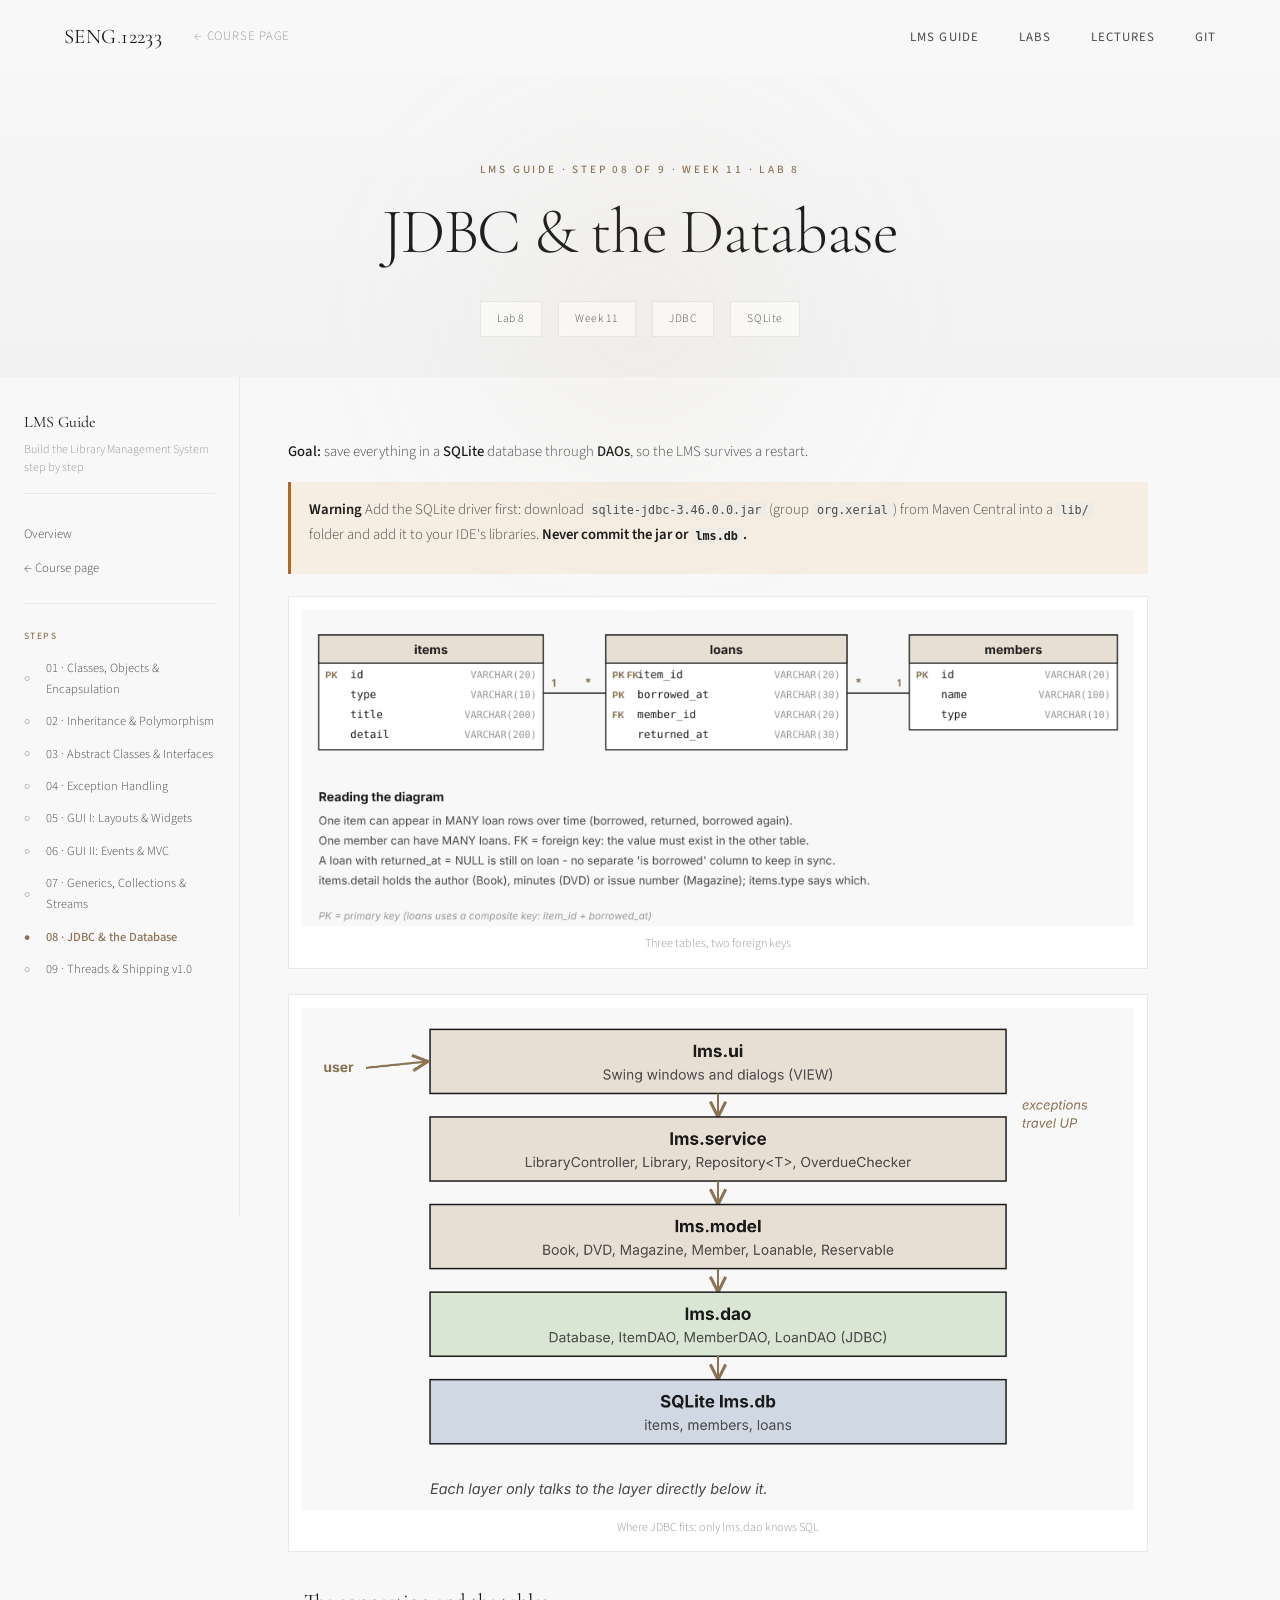
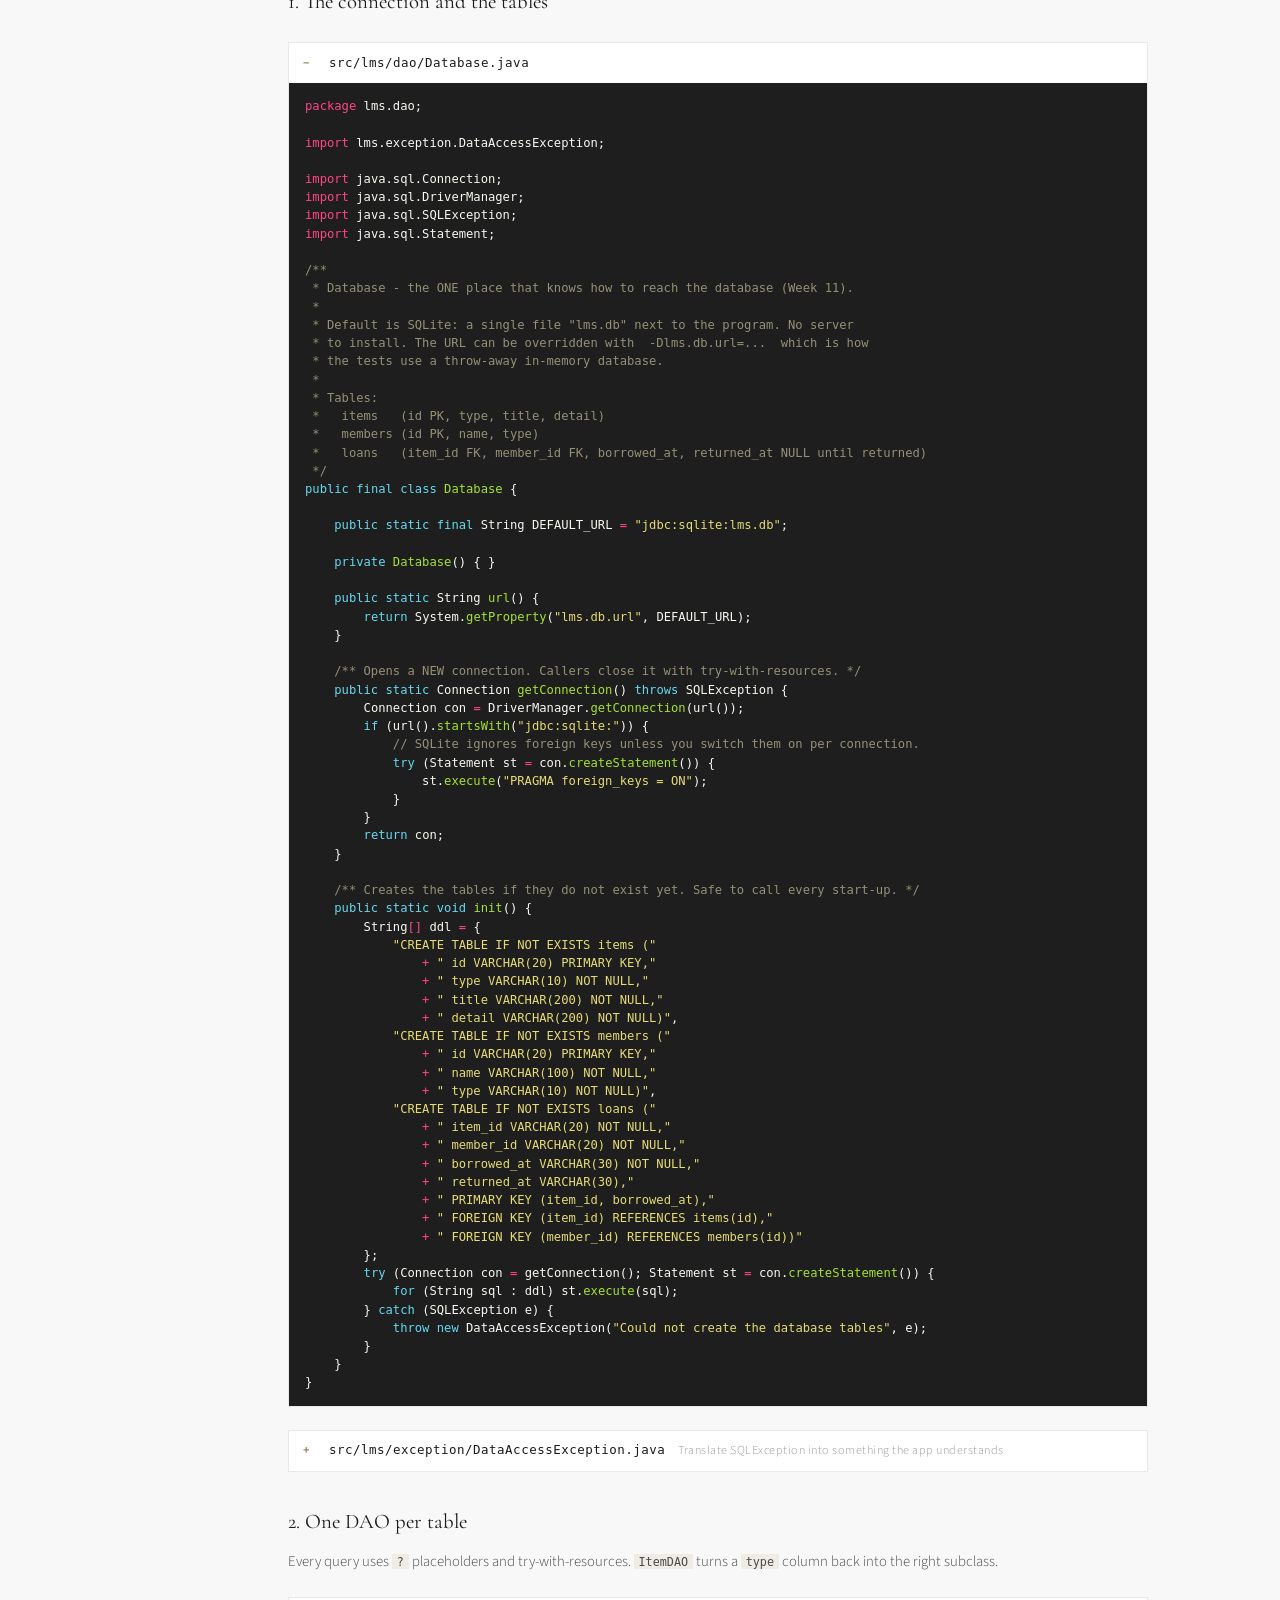
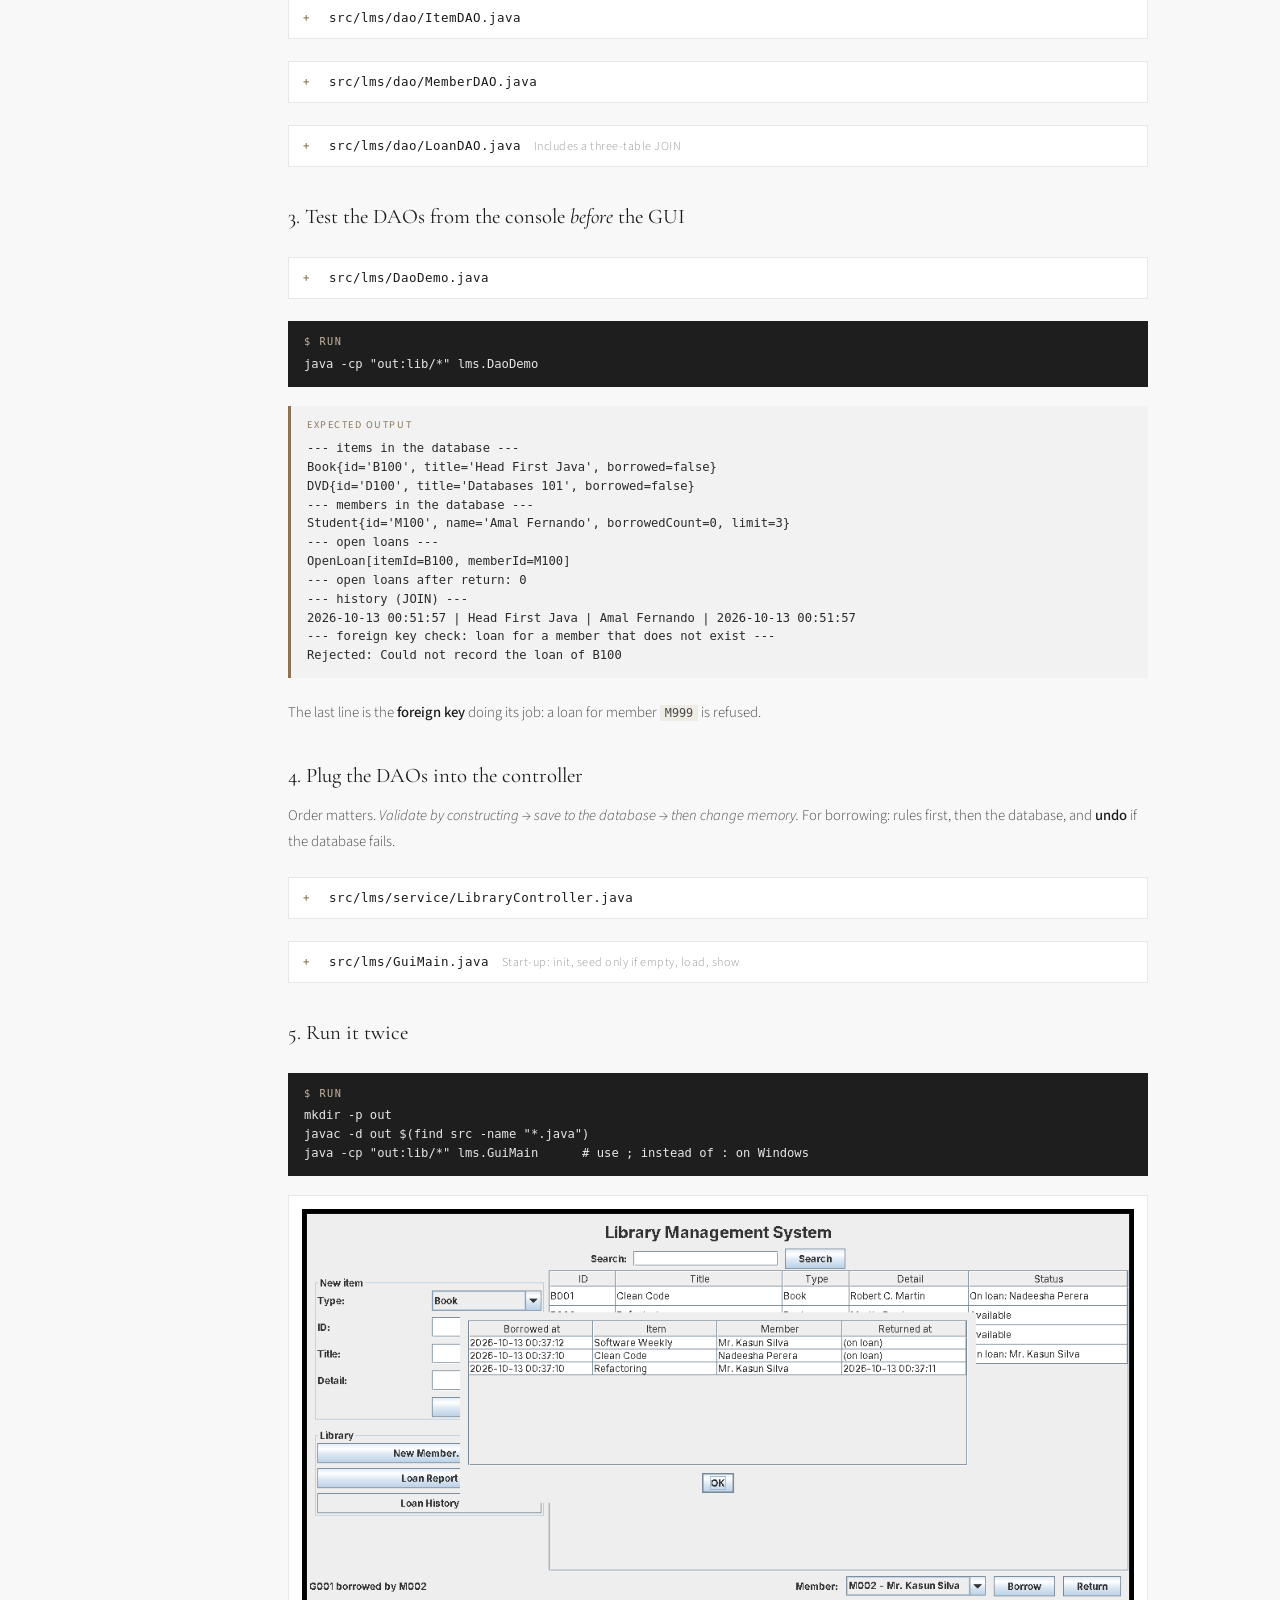
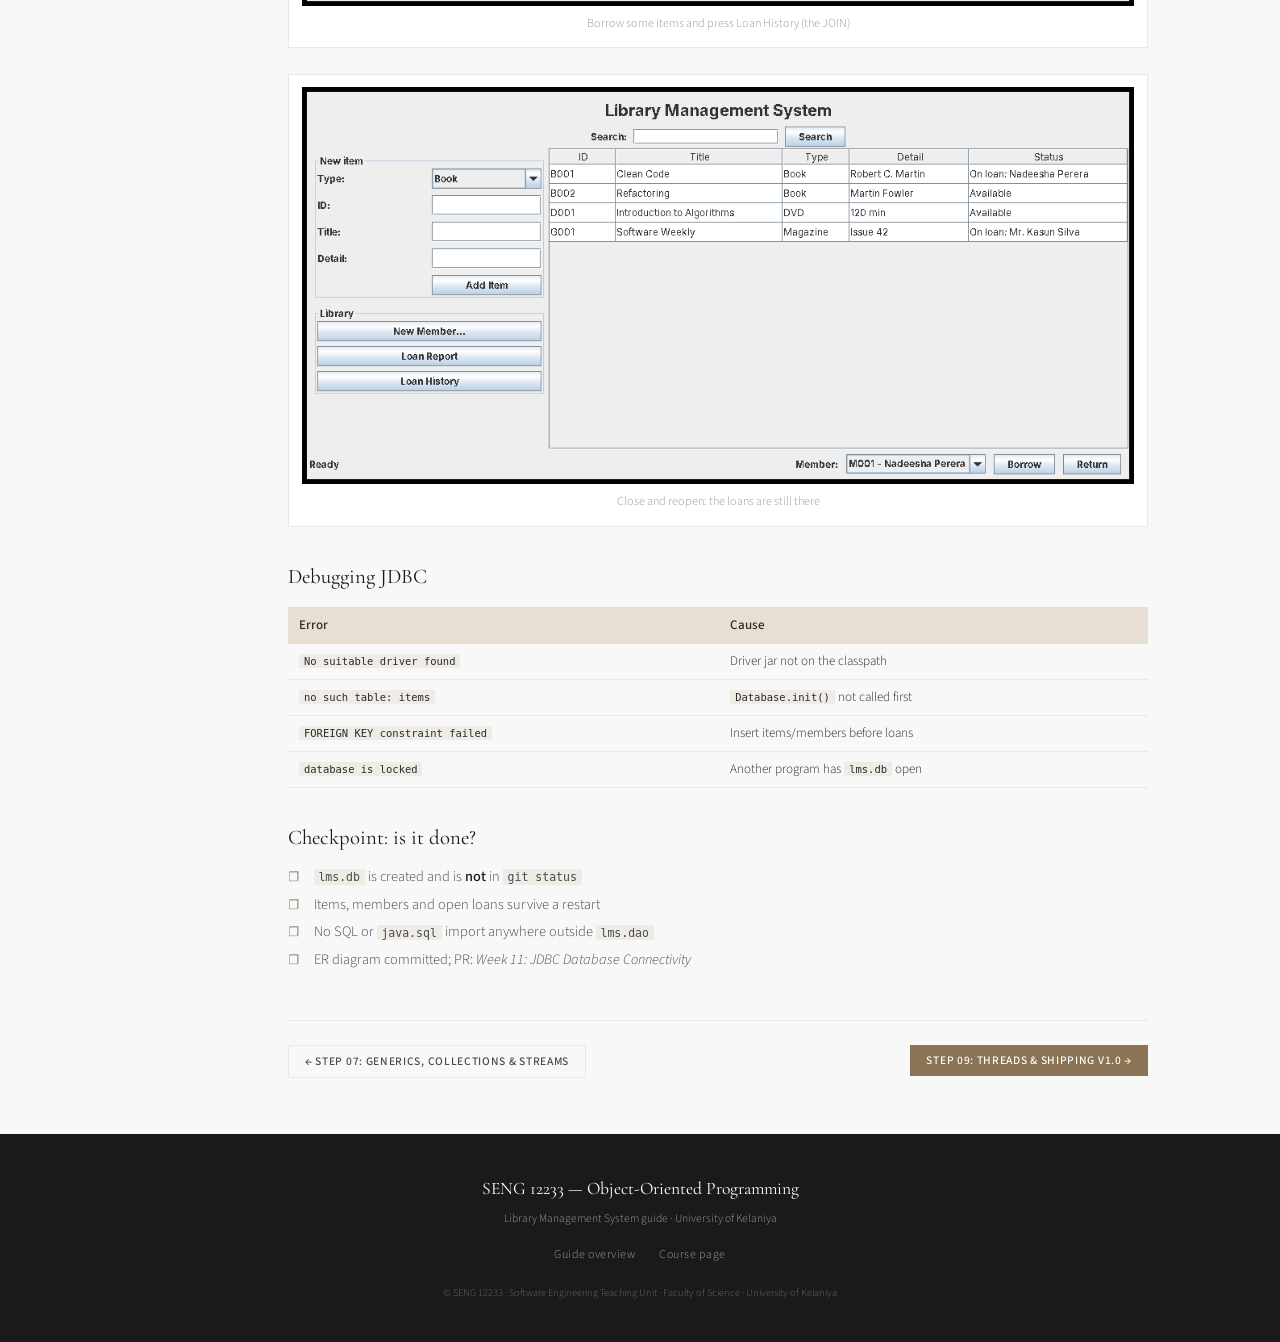
<file: lms-guide/step08_jdbc.html>
<!DOCTYPE html>
<html lang="en"><head><meta charset="UTF-8"/><meta name="viewport" content="width=device-width, initial-scale=1.0"/>
<title>Step 08: JDBC &amp; the Database · SENG 12233 LMS Guide</title>
<link rel="preconnect" href="https://fonts.googleapis.com"/><link rel="preconnect" href="https://fonts.gstatic.com" crossorigin/>
<link href="https://fonts.googleapis.com/css2?family=Cormorant+Garamond:ital,wght@0,300;0,400;0,500;1,300;1,400&family=Source+Sans+3:wght@300;400;500;600&display=swap" rel="stylesheet"/>
<style>
:root {
            --white: #ffffff;
            --off-white: #f8f8f8;
            --cream: #f5f5f5;
            --light-gray: #e8e8e6;
            --medium-gray: #999999;
            --dark-gray: #4a4a4a;
            --charcoal: #2a2a2a;
            --black: #1a1a1a;
            --accent: #8b7355;
            --accent-light: #c4b5a0;
            --accent-pale: #e8dfd4;
            --font-serif: 'Cormorant Garamond', Georgia, serif;
            --font-sans: 'Source Sans 3', -apple-system, sans-serif;
        }

        * { margin: 0; padding: 0; box-sizing: border-box; }
        html { scroll-behavior: smooth; }

        body {
            font-family: var(--font-sans);
            background: var(--off-white);
            color: var(--charcoal);
            line-height: 1.7;
            font-weight: 300;
            overflow-x: hidden;
        }

        ::selection { background: var(--accent-light); color: var(--black); }
        a { text-decoration: none; color: inherit; }
        button { font-family: inherit; cursor: pointer; border: none; background: none; }

        /* ── Scroll Progress ── */
        .scroll-progress {
            position: fixed; top: 0; left: 0;
            height: 2px; background: var(--accent);
            z-index: 1001; transition: width 0.1s ease;
        }

        /* ── Navigation ── */
        nav {
            position: fixed; top: 0; left: 0; right: 0; z-index: 1000;
            padding: 1.2rem 4rem;
            display: flex; justify-content: space-between; align-items: center;
            background: rgba(248, 248, 248, 0.95);
            backdrop-filter: blur(20px);
            border-bottom: 1px solid transparent;
            transition: all 0.4s ease;
        }
        nav.scrolled { border-bottom: 1px solid var(--light-gray); padding: 0.8rem 4rem; }
        .nav-left { display: flex; align-items: center; gap: 2rem; }
        .nav-logo { font-family: var(--font-serif); font-size: 1.3rem; font-weight: 400; letter-spacing: 0.02em; color: var(--black); }
        .nav-logo span { color: var(--accent); }
        .nav-back { font-size: 0.8rem; letter-spacing: 0.06em; text-transform: uppercase; color: var(--medium-gray); transition: color 0.3s ease; display: flex; align-items: center; gap: 0.4rem; }
        .nav-back:hover { color: var(--accent); }
        .nav-links { display: flex; gap: 2.5rem; list-style: none; }
        .nav-links a { font-size: 0.8rem; font-weight: 400; letter-spacing: 0.08em; text-transform: uppercase; color: var(--dark-gray); position: relative; transition: color 0.3s ease; }
        .nav-links a::after { content: ''; position: absolute; bottom: -4px; left: 0; width: 0; height: 1px; background: var(--accent); transition: width 0.3s ease; }
        .nav-links a:hover { color: var(--black); }
        .nav-links a:hover::after { width: 100%; }
        .nav-links a.active { color: var(--accent); }
        .nav-links a.active::after { width: 100%; }
        .mobile-menu-btn { display: none; padding: 0.5rem; }
        .mobile-menu-btn span { display: block; width: 22px; height: 1.5px; background: var(--black); margin: 5px 0; transition: all 0.3s ease; }

        /* ── Hero ── */
        .hero {
            padding: 10rem 4rem 4rem; text-align: center; position: relative;
            background: linear-gradient(180deg, #f8f8f8 0%, #f2f2f2 100%);
        }
        .hero::before {
            content: ''; position: absolute; top: 30%; left: 50%; transform: translateX(-50%);
            width: 600px; height: 400px;
            background: radial-gradient(circle, var(--accent-light) 0%, transparent 70%);
            opacity: 0.12; filter: blur(80px);
        }
        .hero-label { font-size: 0.7rem; letter-spacing: 0.25em; text-transform: uppercase; color: var(--accent); margin-bottom: 1rem; font-weight: 500; }
        .hero h1 { font-family: var(--font-serif); font-size: clamp(2.5rem, 5vw, 4rem); font-weight: 300; line-height: 1.15; color: var(--black); margin-bottom: 1rem; letter-spacing: -0.02em; }
        .hero h1 em { font-style: italic; color: var(--accent); }
        .hero-description { font-size: 1.05rem; color: var(--dark-gray); max-width: 600px; margin: 0 auto 2rem; line-height: 1.8; }
        .hero-meta { display: flex; justify-content: center; flex-wrap: wrap; gap: 1rem; }
        .meta-tag { padding: 0.45rem 1rem; background: rgba(255,255,255,0.8); border: 1px solid var(--light-gray); font-size: 0.72rem; letter-spacing: 0.05em; color: var(--dark-gray); transition: all 0.3s ease; }
        .meta-tag:hover { border-color: var(--accent); color: var(--accent); }

        /* ── Progress Bar ── */
        .progress-section { max-width: 600px; margin: 2rem auto 0; }
        .progress-label { display: flex; justify-content: space-between; font-size: 0.72rem; letter-spacing: 0.08em; text-transform: uppercase; color: var(--medium-gray); margin-bottom: 0.5rem; }
        .progress-label-value { color: var(--accent); font-weight: 500; }
        .progress-bar { width: 100%; height: 3px; background: var(--light-gray); overflow: hidden; }
        .progress-fill { height: 100%; background: var(--accent); transition: width 0.8s ease; }

        /* ── Module Band ── */
        .module-band {
            background: var(--black);
            padding: 0.75rem 4rem;
            display: flex; justify-content: space-between; align-items: center;
            flex-wrap: wrap; gap: 0.5rem;
        }
        .module-band-left { font-size: 0.72rem; letter-spacing: 0.06em; color: var(--medium-gray); }
        .module-band-left strong { color: var(--accent); font-weight: 500; }
        .module-band-right { display: flex; gap: 1.5rem; }
        .module-band-right a { font-size: 0.7rem; letter-spacing: 0.06em; text-transform: uppercase; color: rgba(255,255,255,0.4); transition: color 0.3s; }
        .module-band-right a:hover { color: var(--white); }

        /* ── Layout ── */
        .layout { display: grid; grid-template-columns: 240px 1fr; gap: 0; max-width: 1400px; margin: 0 auto; }

        /* ── Sidebar ── */
        .sidebar {
            padding: 2rem 1.5rem; border-right: 1px solid var(--light-gray);
            position: sticky; top: 60px; height: calc(100vh - 60px);
            overflow-y: auto; background: var(--off-white);
        }
        .sidebar::-webkit-scrollbar { width: 3px; }
        .sidebar::-webkit-scrollbar-thumb { background: var(--light-gray); }
        .sidebar-title { font-family: var(--font-serif); font-size: 1rem; font-weight: 400; color: var(--black); margin-bottom: 0.3rem; }
        .sidebar-desc { font-size: 0.75rem; color: var(--medium-gray); margin-bottom: 1.5rem; padding-bottom: 1rem; border-bottom: 1px solid var(--light-gray); line-height: 1.5; }
        .sidebar-section { margin-bottom: 1.5rem; }
        .sidebar-section-label { font-size: 0.6rem; letter-spacing: 0.15em; text-transform: uppercase; color: var(--accent); margin-bottom: 0.5rem; font-weight: 500; }
        .sidebar-item { display: flex; align-items: center; gap: 0.5rem; padding: 0.35rem 0; font-size: 0.78rem; color: var(--dark-gray); cursor: pointer; transition: color 0.2s ease; }
        .sidebar-item:hover { color: var(--accent); }
        .sidebar-check { font-size: 0.65rem; color: var(--accent); min-width: 14px; }
        .sidebar-lock { font-size: 0.65rem; color: var(--light-gray); min-width: 14px; }
        .sidebar-nav-links { margin-bottom: 1.5rem; padding-bottom: 1rem; border-bottom: 1px solid var(--light-gray); }
        .sidebar-nav-link { display: block; padding: 0.4rem 0; font-size: 0.8rem; color: var(--dark-gray); transition: color 0.2s ease; }
        .sidebar-nav-link:hover { color: var(--accent); }
        .sidebar-nav-link.active { color: var(--accent); font-weight: 500; }

        /* ── Main Content ── */
        .main-content { padding: 2.5rem 3rem; min-height: 100vh; }

        /* ── Section Headers ── */
        .section-header { margin-bottom: 1.5rem; }
        .section-label { font-size: 0.65rem; letter-spacing: 0.2em; text-transform: uppercase; color: var(--accent); margin-bottom: 0.3rem; font-weight: 500; }
        .section-title { font-family: var(--font-serif); font-size: clamp(1.4rem, 2.5vw, 1.8rem); font-weight: 300; color: var(--black); letter-spacing: -0.01em; }

        /* ── Overview Card ── */
        .overview-card { background: #f2f2f2; padding: 1.5rem; margin-bottom: 2.5rem; border-left: 3px solid var(--accent); }
        .overview-card p { font-size: 0.9rem; color: var(--dark-gray); line-height: 1.7; margin-bottom: 0.5rem; }
        .overview-card p:last-child { margin-bottom: 0; }
        .overview-card strong { color: var(--black); font-weight: 500; }

        /* ── Part Divider ── */
        .part-divider { display: flex; align-items: center; gap: 1rem; padding: 1rem 0; margin: 2.5rem 0 1.5rem; border-bottom: 1px solid var(--light-gray); }
        .part-divider-num { font-family: var(--font-serif); font-size: 2rem; font-weight: 300; color: var(--accent-light); font-style: italic; line-height: 1; }
        .part-divider-content h3 { font-family: var(--font-serif); font-size: 1.15rem; font-weight: 400; color: var(--black); }
        .part-divider-content p { font-size: 0.72rem; color: var(--medium-gray); letter-spacing: 0.03em; }

        /* ── Lectures Grid ── */
        .lectures-grid { display: grid; grid-template-columns: repeat(auto-fill, minmax(320px, 1fr)); gap: 1.2rem; margin-bottom: 1.5rem; }

        /* ── Lecture Card ── */
        .lecture-card { background: var(--white); border: 1px solid var(--light-gray); transition: all 0.4s ease; position: relative; overflow: hidden; }
        .lecture-card::before { content: ''; position: absolute; top: 0; left: 0; width: 2px; height: 0; background: var(--accent); transition: height 0.4s ease; }
        .lecture-card:hover { border-color: var(--accent-light); box-shadow: 0 4px 20px rgba(0,0,0,0.04); }
        .lecture-card:hover::before { height: 100%; }
        .lecture-card-header { padding: 1.2rem 1.5rem 0.8rem; display: flex; justify-content: space-between; align-items: flex-start; }
        .lecture-num { font-family: var(--font-serif); font-size: 2.5rem; font-weight: 300; color: var(--light-gray); line-height: 1; font-style: italic; transition: color 0.3s ease; }
        .lecture-card:hover .lecture-num { color: var(--accent-light); }
        .lecture-title { font-family: var(--font-serif); font-size: 1.05rem; font-weight: 400; color: var(--black); line-height: 1.35; margin-bottom: 0.2rem; }
        .lecture-subtitle { font-size: 0.78rem; color: var(--medium-gray); }
        .lecture-ref { font-size: 0.68rem; color: var(--accent); margin-top: 0.3rem; letter-spacing: 0.03em; }
        .lecture-card-body { padding: 0 1.5rem 1.2rem; }
        .topics-list { list-style: none; margin-bottom: 1rem; }
        .topics-list li { padding: 0.3rem 0 0.3rem 1.2rem; position: relative; font-size: 0.82rem; color: var(--dark-gray); border-bottom: 1px solid #fafafa; line-height: 1.5; }
        .topics-list li:last-child { border-bottom: none; }
        .topics-list li::before { content: '→'; position: absolute; left: 0; color: var(--accent-light); font-size: 0.72rem; }
        .lecture-actions { display: flex; gap: 0.6rem; flex-wrap: wrap; }

        /* ── Buttons ── */
        .btn { padding: 0.45rem 1rem; font-size: 0.72rem; letter-spacing: 0.06em; text-transform: uppercase; font-weight: 500; transition: all 0.3s ease; display: inline-flex; align-items: center; gap: 0.4rem; }
        .btn-primary { background: var(--accent); color: var(--white); }
        .btn-primary:hover { background: var(--charcoal); }
        .btn-secondary { background: transparent; color: var(--dark-gray); border: 1px solid var(--light-gray); }
        .btn-secondary:hover { border-color: var(--accent); color: var(--accent); }

        /* ── Assessments ── */
        .assessments-grid { display: grid; grid-template-columns: repeat(auto-fill, minmax(340px, 1fr)); gap: 1.2rem; margin-top: 1.5rem; }
        .assessment-card { background: var(--white); border: 1px solid var(--light-gray); padding: 1.5rem; transition: all 0.4s ease; position: relative; overflow: hidden; }
        .assessment-card::before { content: ''; position: absolute; top: 0; left: 0; width: 2px; height: 0; background: var(--accent); transition: height 0.4s ease; }
        .assessment-card:hover { border-color: var(--accent-light); box-shadow: 0 4px 20px rgba(0,0,0,0.04); }
        .assessment-card:hover::before { height: 100%; }
        .assessment-type { font-size: 0.62rem; letter-spacing: 0.2em; text-transform: uppercase; color: var(--accent); margin-bottom: 0.5rem; font-weight: 500; }
        .assessment-title { font-family: var(--font-serif); font-size: 1.1rem; font-weight: 400; color: var(--black); margin-bottom: 0.4rem; line-height: 1.3; }
        .assessment-meta { font-size: 0.78rem; color: var(--medium-gray); margin-bottom: 0.8rem; }
        .assessment-desc { font-size: 0.83rem; color: var(--dark-gray); line-height: 1.65; margin-bottom: 1rem; }
        .assessment-tasks { list-style: none; margin-bottom: 1rem; }
        .assessment-tasks li { padding: 0.3rem 0 0.3rem 1.2rem; position: relative; font-size: 0.8rem; color: var(--dark-gray); border-bottom: 1px solid #fafafa; }
        .assessment-tasks li:last-child { border-bottom: none; }
        .assessment-tasks li::before { content: '→'; position: absolute; left: 0; color: var(--accent-light); font-size: 0.72rem; }
        .assessment-weight { display: inline-block; padding: 0.3rem 0.8rem; background: var(--accent-pale); color: var(--accent); font-size: 0.7rem; letter-spacing: 0.05em; font-weight: 500; }

        /* ── Resources Section ── */
        .resources-grid { display: grid; grid-template-columns: repeat(auto-fit, minmax(200px, 1fr)); gap: 1rem; margin-top: 1.5rem; }
        .resource-card { padding: 1.5rem; background: #f2f2f2; text-align: center; transition: all 0.3s ease; }
        .resource-card:hover { transform: translateY(-2px); box-shadow: 0 4px 15px rgba(0,0,0,0.04); }
        .resource-icon { font-size: 1.5rem; margin-bottom: 0.6rem; }
        .resource-card h3 { font-family: var(--font-serif); font-size: 0.95rem; font-weight: 400; color: var(--black); margin-bottom: 0.25rem; }
        .resource-card h3 a { color: inherit; transition: color 0.3s; }
        .resource-card h3 a:hover { color: var(--accent); }
        .resource-card p { font-size: 0.72rem; color: var(--medium-gray); }

        /* ── Learning Path ── */
        .learning-path { margin-top: 1.5rem; }
        .path-item { display: flex; gap: 1rem; padding: 0.8rem 0; border-bottom: 1px solid var(--light-gray); }
        .path-item:last-child { border-bottom: none; }
        .path-phase { font-family: var(--font-serif); font-size: 0.9rem; font-style: italic; color: var(--accent); min-width: 60px; }
        .path-desc { font-size: 0.85rem; color: var(--dark-gray); line-height: 1.6; }
        .path-desc strong { color: var(--black); font-weight: 500; }

        /* ── Course Structure ── */
        .course-structure { margin-top: 2rem; padding: 1.5rem; background: #f2f2f2; border-left: 3px solid var(--accent); }
        .course-structure p { font-size: 0.85rem; color: var(--dark-gray); margin-bottom: 0.5rem; line-height: 1.7; }
        .course-structure p:last-child { margin-bottom: 0; }
        .course-structure strong { color: var(--black); font-weight: 500; }

        /* ── Footer ── */
        footer { background: var(--black); color: var(--white); text-align: center; padding: 2.5rem 4rem; }
        .footer-title { font-family: var(--font-serif); font-size: 1.1rem; font-weight: 400; margin-bottom: 0.3rem; }
        .footer-sub { font-size: 0.72rem; color: var(--medium-gray); margin-bottom: 1rem; }
        .footer-links { display: flex; justify-content: center; gap: 1.5rem; flex-wrap: wrap; }
        .footer-links a { font-size: 0.75rem; color: var(--medium-gray); letter-spacing: 0.04em; transition: color 0.3s ease; }
        .footer-links a:hover { color: var(--white); }
        .footer-copy { font-size: 0.65rem; color: var(--medium-gray); margin-top: 1.2rem; opacity: 0.6; }

        /* ── Animations ── */
        .fade-in { opacity: 0; transform: translateY(12px); transition: opacity 0.5s ease, transform 0.5s ease; }
        .fade-in.visible { opacity: 1; transform: translateY(0); }

        /* ── Responsive ── */
        @media (max-width: 1024px) {
            .layout { grid-template-columns: 1fr; }
            .sidebar { display: none; }
            .main-content { padding: 2rem; }
        }
        @media (max-width: 768px) {
            nav { padding: 1rem 1.5rem; }
            .nav-links { display: none; }
            .mobile-menu-btn { display: block; }
            .hero { padding: 8rem 1.5rem 3rem; }
            .main-content { padding: 1.5rem; }
            .lectures-grid { grid-template-columns: 1fr; }
            .assessments-grid { grid-template-columns: 1fr; }
            .hero-meta { flex-direction: column; align-items: center; }
            .resources-grid { grid-template-columns: 1fr 1fr; }
            .module-band { padding: 0.75rem 1.5rem; }
            footer { padding: 2rem 1.5rem; }
        }
        @media (max-width: 480px) { .resources-grid { grid-template-columns: 1fr; } }
pre { line-height: 125%; }
td.linenos .normal { color: inherit; background-color: transparent; padding-left: 5px; padding-right: 5px; }
span.linenos { color: inherit; background-color: transparent; padding-left: 5px; padding-right: 5px; }
td.linenos .special { color: #000000; background-color: #ffffc0; padding-left: 5px; padding-right: 5px; }
span.linenos.special { color: #000000; background-color: #ffffc0; padding-left: 5px; padding-right: 5px; }
.hl .hll { background-color: #49483e }
.hl { background: #272822; color: #F8F8F2 }
.hl .c { color: #959077 } /* Comment */
.hl .err { color: #ED007E; background-color: #1E0010 } /* Error */
.hl .esc { color: #F8F8F2 } /* Escape */
.hl .g { color: #F8F8F2 } /* Generic */
.hl .k { color: #66D9EF } /* Keyword */
.hl .l { color: #AE81FF } /* Literal */
.hl .n { color: #F8F8F2 } /* Name */
.hl .o { color: #FF4689 } /* Operator */
.hl .x { color: #F8F8F2 } /* Other */
.hl .p { color: #F8F8F2 } /* Punctuation */
.hl .ch { color: #959077 } /* Comment.Hashbang */
.hl .cm { color: #959077 } /* Comment.Multiline */
.hl .cp { color: #959077 } /* Comment.Preproc */
.hl .cpf { color: #959077 } /* Comment.PreprocFile */
.hl .c1 { color: #959077 } /* Comment.Single */
.hl .cs { color: #959077 } /* Comment.Special */
.hl .gd { color: #FF4689 } /* Generic.Deleted */
.hl .ge { color: #F8F8F2; font-style: italic } /* Generic.Emph */
.hl .ges { color: #F8F8F2; font-weight: bold; font-style: italic } /* Generic.EmphStrong */
.hl .gr { color: #FF4689 } /* Generic.Error */
.hl .gh { color: #F8F8F2 } /* Generic.Heading */
.hl .gi { color: #A6E22E } /* Generic.Inserted */
.hl .go { color: #66D9EF } /* Generic.Output */
.hl .gp { color: #FF4689; font-weight: bold } /* Generic.Prompt */
.hl .gs { color: #F8F8F2; font-weight: bold } /* Generic.Strong */
.hl .gu { color: #959077 } /* Generic.Subheading */
.hl .gt { color: #66D9EF } /* Generic.Traceback */
.hl .kc { color: #66D9EF } /* Keyword.Constant */
.hl .kd { color: #66D9EF } /* Keyword.Declaration */
.hl .kn { color: #FF4689 } /* Keyword.Namespace */
.hl .kp { color: #66D9EF } /* Keyword.Pseudo */
.hl .kr { color: #66D9EF } /* Keyword.Reserved */
.hl .kt { color: #66D9EF } /* Keyword.Type */
.hl .ld { color: #E6DB74 } /* Literal.Date */
.hl .m { color: #AE81FF } /* Literal.Number */
.hl .s { color: #E6DB74 } /* Literal.String */
.hl .na { color: #A6E22E } /* Name.Attribute */
.hl .nb { color: #A6E22E } /* Name.Builtin */
.hl .nc { color: #A6E22E } /* Name.Class */
.hl .no { color: #66D9EF } /* Name.Constant */
.hl .nd { color: #A6E22E } /* Name.Decorator */
.hl .ni { color: #F8F8F2 } /* Name.Entity */
.hl .ne { color: #A6E22E } /* Name.Exception */
.hl .nf { color: #A6E22E } /* Name.Function */
.hl .nl { color: #F8F8F2 } /* Name.Label */
.hl .nn { color: #F8F8F2 } /* Name.Namespace */
.hl .nx { color: #A6E22E } /* Name.Other */
.hl .py { color: #F8F8F2 } /* Name.Property */
.hl .nt { color: #FF4689 } /* Name.Tag */
.hl .nv { color: #F8F8F2 } /* Name.Variable */
.hl .ow { color: #FF4689 } /* Operator.Word */
.hl .pm { color: #F8F8F2 } /* Punctuation.Marker */
.hl .w { color: #F8F8F2 } /* Text.Whitespace */
.hl .mb { color: #AE81FF } /* Literal.Number.Bin */
.hl .mf { color: #AE81FF } /* Literal.Number.Float */
.hl .mh { color: #AE81FF } /* Literal.Number.Hex */
.hl .mi { color: #AE81FF } /* Literal.Number.Integer */
.hl .mo { color: #AE81FF } /* Literal.Number.Oct */
.hl .sa { color: #E6DB74 } /* Literal.String.Affix */
.hl .sb { color: #E6DB74 } /* Literal.String.Backtick */
.hl .sc { color: #E6DB74 } /* Literal.String.Char */
.hl .dl { color: #E6DB74 } /* Literal.String.Delimiter */
.hl .sd { color: #E6DB74 } /* Literal.String.Doc */
.hl .s2 { color: #E6DB74 } /* Literal.String.Double */
.hl .se { color: #AE81FF } /* Literal.String.Escape */
.hl .sh { color: #E6DB74 } /* Literal.String.Heredoc */
.hl .si { color: #E6DB74 } /* Literal.String.Interpol */
.hl .sx { color: #E6DB74 } /* Literal.String.Other */
.hl .sr { color: #E6DB74 } /* Literal.String.Regex */
.hl .s1 { color: #E6DB74 } /* Literal.String.Single */
.hl .ss { color: #E6DB74 } /* Literal.String.Symbol */
.hl .bp { color: #A6E22E } /* Name.Builtin.Pseudo */
.hl .fm { color: #A6E22E } /* Name.Function.Magic */
.hl .vc { color: #F8F8F2 } /* Name.Variable.Class */
.hl .vg { color: #F8F8F2 } /* Name.Variable.Global */
.hl .vi { color: #F8F8F2 } /* Name.Variable.Instance */
.hl .vm { color: #F8F8F2 } /* Name.Variable.Magic */
.hl .il { color: #AE81FF } /* Literal.Number.Integer.Long */
.hl { background:#1e1e1e !important; }
.guide-intro { max-width: 860px; }
.step-block { margin: 1.4rem 0; }
.step-block p { font-size: 0.92rem; color: var(--dark-gray); line-height: 1.75; margin-bottom: .7rem; }
.step-block h3 { font-family: var(--font-serif); font-size: 1.3rem; font-weight: 400; color: var(--black); margin: 2rem 0 .6rem; }
.step-block h4 { font-size: .8rem; letter-spacing: .12em; text-transform: uppercase; color: var(--accent); margin: 1.2rem 0 .4rem; font-weight: 500; }
.step-block ul, .step-block ol { margin: 0 0 .9rem 1.3rem; font-size: .9rem; color: var(--dark-gray); }
.step-block li { margin: .25rem 0; line-height: 1.65; }
.step-block code, .callout code { font-family: 'DejaVu Sans Mono', Consolas, monospace; font-size: .8em; background: #efece6; padding: .05rem .3rem; }
.step-block strong { color: var(--black); font-weight: 500; }
.step-block table { border-collapse: collapse; width: 100%; font-size: .82rem; margin: .8rem 0 1.2rem; }
.step-block th { background: var(--accent-pale); text-align: left; padding: .45rem .7rem; font-weight: 500; }
.step-block td { padding: .4rem .7rem; border-bottom: 1px solid var(--light-gray); vertical-align: top; }
.codefile { margin: 1rem 0 1.4rem; border: 1px solid var(--light-gray); background: #fff; }
.codefile > summary { cursor: pointer; padding: .55rem .9rem; font-size: .78rem; letter-spacing: .04em; color: var(--dark-gray); display: flex; gap: .8rem; align-items: baseline; list-style: none; }
.codefile > summary::-webkit-details-marker { display: none; }
.codefile > summary::before { content: '+'; color: var(--accent); font-weight: 600; width: .8rem; }
.codefile[open] > summary::before { content: '\2212'; }
.codefile .fname { font-family: 'DejaVu Sans Mono', Consolas, monospace; color: var(--black); font-size: .78rem; }
.codefile .fcap { color: var(--medium-gray); font-size: .76rem; }
.codefile .hl { margin: 0; overflow-x: auto; }
.codefile pre { margin: 0; padding: .9rem 1rem; font-family: 'DejaVu Sans Mono', Consolas, monospace; font-size: .76rem; line-height: 1.5; font-weight: 400; }
.cmd, .out { margin: .8rem 0 1.2rem; font-family: 'DejaVu Sans Mono', Consolas, monospace; font-size: .76rem; line-height: 1.55; padding: .8rem 1rem; overflow-x: auto; white-space: pre; font-weight: 400; }
.cmd { background: #1e1e1e; color: #e6e6e6; }
.cmd::before { content: '$ run'; display:block; color: var(--accent-light); font-size: .64rem; letter-spacing: .15em; text-transform: uppercase; margin-bottom: .3rem; }
.out { background: #f2f2f2; border-left: 3px solid var(--accent); color: var(--charcoal); }
.out::before { content: 'expected output'; display:block; color: var(--accent); font-size: .64rem; letter-spacing: .15em; text-transform: uppercase; margin-bottom: .3rem; font-family: var(--font-sans); }
figure { margin: 1.2rem 0 1.6rem; background: #fff; border: 1px solid var(--light-gray); padding: .8rem; }
figure img { max-width: 100%; display: block; margin: 0 auto; }
figcaption { font-size: .76rem; color: var(--medium-gray); margin-top: .5rem; text-align: center; }
.callout { margin: 1.1rem 0; padding: .9rem 1.1rem; font-size: .88rem; line-height: 1.7; color: var(--dark-gray); background: #f2f2f2; border-left: 3px solid var(--accent); }
.callout.tip { border-left-color: #5d8a5a; background: #eef3ec; }
.callout.warn { border-left-color: #b5651d; background: #f7eee3; }
.callout.check { border-left-color: #3d6a99; background: #ecf1f6; }
.callout strong { color: var(--black); font-weight: 600; }
.pager { display:flex; justify-content: space-between; gap: 1rem; margin: 3rem 0 1rem; padding-top: 1.5rem; border-top: 1px solid var(--light-gray); flex-wrap: wrap; }
.checklist { list-style: none; margin-left: 0 !important; }
.checklist li { padding-left: 1.6rem; position: relative; }
.checklist li::before { content: '\2610'; position: absolute; left: 0; color: var(--accent); }
.sidebar-item a { display:flex; gap:.5rem; width:100%; }
.sidebar-item.current { color: var(--accent); font-weight: 500; }

</style></head><body>
<div class="scroll-progress" id="scrollBar"></div>
<nav id="mainNav"><div class="nav-left"><div class="nav-logo">SENG<span>.</span>12233</div><a class="nav-back" href="../index.html">← Course page</a></div>
<ul class="nav-links"><li><a href="index.html" class="">LMS Guide</a></li><li><a href="../index.html#labs">Labs</a></li><li><a href="../index.html#lectures">Lectures</a></li><li><a href="../index.html#git">Git</a></li></ul>
<button class="mobile-menu-btn" aria-label="Menu"><span></span><span></span><span></span></button></nav>
<section class="hero" style="padding-bottom:2.5rem"><p class="hero-label">LMS Guide · Step 08 of 9 · Week 11 · Lab 8</p><h1>JDBC & the Database</h1><p class="hero-description"></p><div class="hero-meta"><span class="meta-tag">Lab 8</span><span class="meta-tag">Week 11</span><span class="meta-tag">JDBC</span><span class="meta-tag">SQLite</span></div></section>
<div class="layout"><aside class="sidebar">
    <p class="sidebar-title">LMS Guide</p>
    <p class="sidebar-desc">Build the Library Management System step by step</p>
    <div class="sidebar-nav-links">
      <a class="sidebar-nav-link" href="index.html">Overview</a>
      <a class="sidebar-nav-link" href="../index.html">← Course page</a>
    </div>
    <div class="sidebar-section"><p class="sidebar-section-label">Steps</p><div class="sidebar-item"><span class="sidebar-check">○</span><a href="step01_encapsulation.html">01 · Classes, Objects & Encapsulation</a></div><div class="sidebar-item"><span class="sidebar-check">○</span><a href="step02_inheritance.html">02 · Inheritance & Polymorphism</a></div><div class="sidebar-item"><span class="sidebar-check">○</span><a href="step03_interfaces.html">03 · Abstract Classes & Interfaces</a></div><div class="sidebar-item"><span class="sidebar-check">○</span><a href="step04_exceptions.html">04 · Exception Handling</a></div><div class="sidebar-item"><span class="sidebar-check">○</span><a href="step05_gui_layouts.html">05 · GUI I: Layouts & Widgets</a></div><div class="sidebar-item"><span class="sidebar-check">○</span><a href="step06_gui_events_mvc.html">06 · GUI II: Events & MVC</a></div><div class="sidebar-item"><span class="sidebar-check">○</span><a href="step07_generics_streams.html">07 · Generics, Collections & Streams</a></div><div class="sidebar-item current"><span class="sidebar-check">●</span><a href="step08_jdbc.html">08 · JDBC & the Database</a></div><div class="sidebar-item"><span class="sidebar-check">○</span><a href="step09_threads_final.html">09 · Threads & Shipping v1.0</a></div></div>
  </aside><main class="main-content"><div class="guide-intro"><div class="step-block"><p><strong>Goal:</strong> save everything in a <strong>SQLite</strong> database through <strong>DAOs</strong>, so the LMS survives a restart.</p>
<div class="callout warn"><p><strong>Warning</strong> Add the SQLite driver first: download <code>sqlite-jdbc-3.46.0.0.jar</code> (group <code>org.xerial</code>) from Maven Central into a <code>lib/</code> folder and add it to your IDE's libraries. <strong>Never commit the jar or <code>lms.db</code>.</strong></p>
</div></div>
<figure><img src="img/er.png" alt="Three tables, two foreign keys"/><figcaption>Three tables, two foreign keys</figcaption></figure>
<figure><img src="img/layers.png" alt="Where JDBC fits: only lms.dao knows SQL"/><figcaption>Where JDBC fits: only lms.dao knows SQL</figcaption></figure>
<div class="step-block"><h3>1. The connection and the tables</h3></div>
<details class="codefile" open><summary><span class="fname">src/lms/dao/Database.java</span></summary><div class="hl"><pre><span></span><span class="kn">package</span><span class="w"> </span><span class="nn">lms.dao</span><span class="p">;</span>

<span class="kn">import</span><span class="w"> </span><span class="nn">lms.exception.DataAccessException</span><span class="p">;</span>

<span class="kn">import</span><span class="w"> </span><span class="nn">java.sql.Connection</span><span class="p">;</span>
<span class="kn">import</span><span class="w"> </span><span class="nn">java.sql.DriverManager</span><span class="p">;</span>
<span class="kn">import</span><span class="w"> </span><span class="nn">java.sql.SQLException</span><span class="p">;</span>
<span class="kn">import</span><span class="w"> </span><span class="nn">java.sql.Statement</span><span class="p">;</span>

<span class="cm">/**</span>
<span class="cm"> * Database - the ONE place that knows how to reach the database (Week 11).</span>
<span class="cm"> *</span>
<span class="cm"> * Default is SQLite: a single file "lms.db" next to the program. No server</span>
<span class="cm"> * to install. The URL can be overridden with  -Dlms.db.url=...  which is how</span>
<span class="cm"> * the tests use a throw-away in-memory database.</span>
<span class="cm"> *</span>
<span class="cm"> * Tables:</span>
<span class="cm"> *   items   (id PK, type, title, detail)</span>
<span class="cm"> *   members (id PK, name, type)</span>
<span class="cm"> *   loans   (item_id FK, member_id FK, borrowed_at, returned_at NULL until returned)</span>
<span class="cm"> */</span>
<span class="kd">public</span><span class="w"> </span><span class="kd">final</span><span class="w"> </span><span class="kd">class</span> <span class="nc">Database</span><span class="w"> </span><span class="p">{</span>

<span class="w">    </span><span class="kd">public</span><span class="w"> </span><span class="kd">static</span><span class="w"> </span><span class="kd">final</span><span class="w"> </span><span class="n">String</span><span class="w"> </span><span class="n">DEFAULT_URL</span><span class="w"> </span><span class="o">=</span><span class="w"> </span><span class="s">"jdbc:sqlite:lms.db"</span><span class="p">;</span>

<span class="w">    </span><span class="kd">private</span><span class="w"> </span><span class="nf">Database</span><span class="p">()</span><span class="w"> </span><span class="p">{</span><span class="w"> </span><span class="p">}</span>

<span class="w">    </span><span class="kd">public</span><span class="w"> </span><span class="kd">static</span><span class="w"> </span><span class="n">String</span><span class="w"> </span><span class="nf">url</span><span class="p">()</span><span class="w"> </span><span class="p">{</span>
<span class="w">        </span><span class="k">return</span><span class="w"> </span><span class="n">System</span><span class="p">.</span><span class="na">getProperty</span><span class="p">(</span><span class="s">"lms.db.url"</span><span class="p">,</span><span class="w"> </span><span class="n">DEFAULT_URL</span><span class="p">);</span>
<span class="w">    </span><span class="p">}</span>

<span class="w">    </span><span class="cm">/** Opens a NEW connection. Callers close it with try-with-resources. */</span>
<span class="w">    </span><span class="kd">public</span><span class="w"> </span><span class="kd">static</span><span class="w"> </span><span class="n">Connection</span><span class="w"> </span><span class="nf">getConnection</span><span class="p">()</span><span class="w"> </span><span class="kd">throws</span><span class="w"> </span><span class="n">SQLException</span><span class="w"> </span><span class="p">{</span>
<span class="w">        </span><span class="n">Connection</span><span class="w"> </span><span class="n">con</span><span class="w"> </span><span class="o">=</span><span class="w"> </span><span class="n">DriverManager</span><span class="p">.</span><span class="na">getConnection</span><span class="p">(</span><span class="n">url</span><span class="p">());</span>
<span class="w">        </span><span class="k">if</span><span class="w"> </span><span class="p">(</span><span class="n">url</span><span class="p">().</span><span class="na">startsWith</span><span class="p">(</span><span class="s">"jdbc:sqlite:"</span><span class="p">))</span><span class="w"> </span><span class="p">{</span>
<span class="w">            </span><span class="c1">// SQLite ignores foreign keys unless you switch them on per connection.</span>
<span class="w">            </span><span class="k">try</span><span class="w"> </span><span class="p">(</span><span class="n">Statement</span><span class="w"> </span><span class="n">st</span><span class="w"> </span><span class="o">=</span><span class="w"> </span><span class="n">con</span><span class="p">.</span><span class="na">createStatement</span><span class="p">())</span><span class="w"> </span><span class="p">{</span>
<span class="w">                </span><span class="n">st</span><span class="p">.</span><span class="na">execute</span><span class="p">(</span><span class="s">"PRAGMA foreign_keys = ON"</span><span class="p">);</span>
<span class="w">            </span><span class="p">}</span>
<span class="w">        </span><span class="p">}</span>
<span class="w">        </span><span class="k">return</span><span class="w"> </span><span class="n">con</span><span class="p">;</span>
<span class="w">    </span><span class="p">}</span>

<span class="w">    </span><span class="cm">/** Creates the tables if they do not exist yet. Safe to call every start-up. */</span>
<span class="w">    </span><span class="kd">public</span><span class="w"> </span><span class="kd">static</span><span class="w"> </span><span class="kt">void</span><span class="w"> </span><span class="nf">init</span><span class="p">()</span><span class="w"> </span><span class="p">{</span>
<span class="w">        </span><span class="n">String</span><span class="o">[]</span><span class="w"> </span><span class="n">ddl</span><span class="w"> </span><span class="o">=</span><span class="w"> </span><span class="p">{</span>
<span class="w">            </span><span class="s">"CREATE TABLE IF NOT EXISTS items ("</span>
<span class="w">                </span><span class="o">+</span><span class="w"> </span><span class="s">" id VARCHAR(20) PRIMARY KEY,"</span>
<span class="w">                </span><span class="o">+</span><span class="w"> </span><span class="s">" type VARCHAR(10) NOT NULL,"</span>
<span class="w">                </span><span class="o">+</span><span class="w"> </span><span class="s">" title VARCHAR(200) NOT NULL,"</span>
<span class="w">                </span><span class="o">+</span><span class="w"> </span><span class="s">" detail VARCHAR(200) NOT NULL)"</span><span class="p">,</span>
<span class="w">            </span><span class="s">"CREATE TABLE IF NOT EXISTS members ("</span>
<span class="w">                </span><span class="o">+</span><span class="w"> </span><span class="s">" id VARCHAR(20) PRIMARY KEY,"</span>
<span class="w">                </span><span class="o">+</span><span class="w"> </span><span class="s">" name VARCHAR(100) NOT NULL,"</span>
<span class="w">                </span><span class="o">+</span><span class="w"> </span><span class="s">" type VARCHAR(10) NOT NULL)"</span><span class="p">,</span>
<span class="w">            </span><span class="s">"CREATE TABLE IF NOT EXISTS loans ("</span>
<span class="w">                </span><span class="o">+</span><span class="w"> </span><span class="s">" item_id VARCHAR(20) NOT NULL,"</span>
<span class="w">                </span><span class="o">+</span><span class="w"> </span><span class="s">" member_id VARCHAR(20) NOT NULL,"</span>
<span class="w">                </span><span class="o">+</span><span class="w"> </span><span class="s">" borrowed_at VARCHAR(30) NOT NULL,"</span>
<span class="w">                </span><span class="o">+</span><span class="w"> </span><span class="s">" returned_at VARCHAR(30),"</span>
<span class="w">                </span><span class="o">+</span><span class="w"> </span><span class="s">" PRIMARY KEY (item_id, borrowed_at),"</span>
<span class="w">                </span><span class="o">+</span><span class="w"> </span><span class="s">" FOREIGN KEY (item_id) REFERENCES items(id),"</span>
<span class="w">                </span><span class="o">+</span><span class="w"> </span><span class="s">" FOREIGN KEY (member_id) REFERENCES members(id))"</span>
<span class="w">        </span><span class="p">};</span>
<span class="w">        </span><span class="k">try</span><span class="w"> </span><span class="p">(</span><span class="n">Connection</span><span class="w"> </span><span class="n">con</span><span class="w"> </span><span class="o">=</span><span class="w"> </span><span class="n">getConnection</span><span class="p">();</span><span class="w"> </span><span class="n">Statement</span><span class="w"> </span><span class="n">st</span><span class="w"> </span><span class="o">=</span><span class="w"> </span><span class="n">con</span><span class="p">.</span><span class="na">createStatement</span><span class="p">())</span><span class="w"> </span><span class="p">{</span>
<span class="w">            </span><span class="k">for</span><span class="w"> </span><span class="p">(</span><span class="n">String</span><span class="w"> </span><span class="n">sql</span><span class="w"> </span><span class="p">:</span><span class="w"> </span><span class="n">ddl</span><span class="p">)</span><span class="w"> </span><span class="n">st</span><span class="p">.</span><span class="na">execute</span><span class="p">(</span><span class="n">sql</span><span class="p">);</span>
<span class="w">        </span><span class="p">}</span><span class="w"> </span><span class="k">catch</span><span class="w"> </span><span class="p">(</span><span class="n">SQLException</span><span class="w"> </span><span class="n">e</span><span class="p">)</span><span class="w"> </span><span class="p">{</span>
<span class="w">            </span><span class="k">throw</span><span class="w"> </span><span class="k">new</span><span class="w"> </span><span class="n">DataAccessException</span><span class="p">(</span><span class="s">"Could not create the database tables"</span><span class="p">,</span><span class="w"> </span><span class="n">e</span><span class="p">);</span>
<span class="w">        </span><span class="p">}</span>
<span class="w">    </span><span class="p">}</span>
<span class="p">}</span>
</pre></div>
</details>
<details class="codefile"><summary><span class="fname">src/lms/exception/DataAccessException.java</span><span class="fcap">Translate SQLException into something the app understands</span></summary><div class="hl"><pre><span></span><span class="kn">package</span><span class="w"> </span><span class="nn">lms.exception</span><span class="p">;</span>

<span class="cm">/**</span>
<span class="cm"> * UNCHECKED wrapper for java.sql.SQLException (Week 11).</span>
<span class="cm"> *</span>
<span class="cm"> * SQLException is a low-level, checked, database-specific exception. If it</span>
<span class="cm"> * leaked up to the GUI, every layer would need to know about SQL. Instead</span>
<span class="cm"> * the DAO catches it and rethrows this one, with a friendly message.</span>
<span class="cm"> */</span>
<span class="kd">public</span><span class="w"> </span><span class="kd">class</span> <span class="nc">DataAccessException</span><span class="w"> </span><span class="kd">extends</span><span class="w"> </span><span class="n">RuntimeException</span><span class="w"> </span><span class="p">{</span>
<span class="w">    </span><span class="kd">public</span><span class="w"> </span><span class="nf">DataAccessException</span><span class="p">(</span><span class="n">String</span><span class="w"> </span><span class="n">message</span><span class="p">,</span><span class="w"> </span><span class="n">Throwable</span><span class="w"> </span><span class="n">cause</span><span class="p">)</span><span class="w"> </span><span class="p">{</span>
<span class="w">        </span><span class="kd">super</span><span class="p">(</span><span class="n">message</span><span class="p">,</span><span class="w"> </span><span class="n">cause</span><span class="p">);</span>
<span class="w">    </span><span class="p">}</span>
<span class="p">}</span>
</pre></div>
</details>
<div class="step-block"><h3>2. One DAO per table</h3>
<p>Every query uses <code>?</code> placeholders and try-with-resources. <code>ItemDAO</code> turns a <code>type</code> column back into the right subclass.</p></div>
<details class="codefile"><summary><span class="fname">src/lms/dao/ItemDAO.java</span></summary><div class="hl"><pre><span></span><span class="kn">package</span><span class="w"> </span><span class="nn">lms.dao</span><span class="p">;</span>

<span class="kn">import</span><span class="w"> </span><span class="nn">lms.exception.DataAccessException</span><span class="p">;</span>
<span class="kn">import</span><span class="w"> </span><span class="nn">lms.model.*</span><span class="p">;</span>

<span class="kn">import</span><span class="w"> </span><span class="nn">java.sql.*</span><span class="p">;</span>
<span class="kn">import</span><span class="w"> </span><span class="nn">java.util.ArrayList</span><span class="p">;</span>
<span class="kn">import</span><span class="w"> </span><span class="nn">java.util.List</span><span class="p">;</span>

<span class="cm">/**</span>
<span class="cm"> * ItemDAO - Data Access Object for items (Week 11).</span>
<span class="cm"> *</span>
<span class="cm"> * A DAO hides ALL the SQL for one kind of thing. Nothing outside lms.dao</span>
<span class="cm"> * writes SQL. It maps between rows and OBJECTS: the "type" column decides</span>
<span class="cm"> * whether a row becomes a Book, a DVD or a Magazine.</span>
<span class="cm"> */</span>
<span class="kd">public</span><span class="w"> </span><span class="kd">class</span> <span class="nc">ItemDAO</span><span class="w"> </span><span class="p">{</span>

<span class="w">    </span><span class="kd">public</span><span class="w"> </span><span class="kt">void</span><span class="w"> </span><span class="nf">insert</span><span class="p">(</span><span class="n">LibraryItem</span><span class="w"> </span><span class="n">item</span><span class="p">)</span><span class="w"> </span><span class="p">{</span>
<span class="w">        </span><span class="n">String</span><span class="w"> </span><span class="n">sql</span><span class="w"> </span><span class="o">=</span><span class="w"> </span><span class="s">"INSERT INTO items (id, type, title, detail) VALUES (?, ?, ?, ?)"</span><span class="p">;</span>
<span class="w">        </span><span class="k">try</span><span class="w"> </span><span class="p">(</span><span class="n">Connection</span><span class="w"> </span><span class="n">con</span><span class="w"> </span><span class="o">=</span><span class="w"> </span><span class="n">Database</span><span class="p">.</span><span class="na">getConnection</span><span class="p">();</span>
<span class="w">             </span><span class="n">PreparedStatement</span><span class="w"> </span><span class="n">ps</span><span class="w"> </span><span class="o">=</span><span class="w"> </span><span class="n">con</span><span class="p">.</span><span class="na">prepareStatement</span><span class="p">(</span><span class="n">sql</span><span class="p">))</span><span class="w"> </span><span class="p">{</span>
<span class="w">            </span><span class="n">ps</span><span class="p">.</span><span class="na">setString</span><span class="p">(</span><span class="mi">1</span><span class="p">,</span><span class="w"> </span><span class="n">item</span><span class="p">.</span><span class="na">getId</span><span class="p">());</span>
<span class="w">            </span><span class="n">ps</span><span class="p">.</span><span class="na">setString</span><span class="p">(</span><span class="mi">2</span><span class="p">,</span><span class="w"> </span><span class="n">item</span><span class="p">.</span><span class="na">getClass</span><span class="p">().</span><span class="na">getSimpleName</span><span class="p">());</span>
<span class="w">            </span><span class="n">ps</span><span class="p">.</span><span class="na">setString</span><span class="p">(</span><span class="mi">3</span><span class="p">,</span><span class="w"> </span><span class="n">item</span><span class="p">.</span><span class="na">getTitle</span><span class="p">());</span>
<span class="w">            </span><span class="n">ps</span><span class="p">.</span><span class="na">setString</span><span class="p">(</span><span class="mi">4</span><span class="p">,</span><span class="w"> </span><span class="n">detailOf</span><span class="p">(</span><span class="n">item</span><span class="p">));</span>
<span class="w">            </span><span class="n">ps</span><span class="p">.</span><span class="na">executeUpdate</span><span class="p">();</span>
<span class="w">        </span><span class="p">}</span><span class="w"> </span><span class="k">catch</span><span class="w"> </span><span class="p">(</span><span class="n">SQLException</span><span class="w"> </span><span class="n">e</span><span class="p">)</span><span class="w"> </span><span class="p">{</span>
<span class="w">            </span><span class="k">throw</span><span class="w"> </span><span class="k">new</span><span class="w"> </span><span class="n">DataAccessException</span><span class="p">(</span><span class="s">"Could not save item "</span><span class="w"> </span><span class="o">+</span><span class="w"> </span><span class="n">item</span><span class="p">.</span><span class="na">getId</span><span class="p">(),</span><span class="w"> </span><span class="n">e</span><span class="p">);</span>
<span class="w">        </span><span class="p">}</span>
<span class="w">    </span><span class="p">}</span>

<span class="w">    </span><span class="kd">public</span><span class="w"> </span><span class="n">List</span><span class="o">&lt;</span><span class="n">LibraryItem</span><span class="o">&gt;</span><span class="w"> </span><span class="nf">findAll</span><span class="p">()</span><span class="w"> </span><span class="p">{</span>
<span class="w">        </span><span class="n">String</span><span class="w"> </span><span class="n">sql</span><span class="w"> </span><span class="o">=</span><span class="w"> </span><span class="s">"SELECT id, type, title, detail FROM items ORDER BY id"</span><span class="p">;</span>
<span class="w">        </span><span class="n">List</span><span class="o">&lt;</span><span class="n">LibraryItem</span><span class="o">&gt;</span><span class="w"> </span><span class="n">result</span><span class="w"> </span><span class="o">=</span><span class="w"> </span><span class="k">new</span><span class="w"> </span><span class="n">ArrayList</span><span class="o">&lt;&gt;</span><span class="p">();</span>
<span class="w">        </span><span class="k">try</span><span class="w"> </span><span class="p">(</span><span class="n">Connection</span><span class="w"> </span><span class="n">con</span><span class="w"> </span><span class="o">=</span><span class="w"> </span><span class="n">Database</span><span class="p">.</span><span class="na">getConnection</span><span class="p">();</span>
<span class="w">             </span><span class="n">PreparedStatement</span><span class="w"> </span><span class="n">ps</span><span class="w"> </span><span class="o">=</span><span class="w"> </span><span class="n">con</span><span class="p">.</span><span class="na">prepareStatement</span><span class="p">(</span><span class="n">sql</span><span class="p">);</span>
<span class="w">             </span><span class="n">ResultSet</span><span class="w"> </span><span class="n">rs</span><span class="w"> </span><span class="o">=</span><span class="w"> </span><span class="n">ps</span><span class="p">.</span><span class="na">executeQuery</span><span class="p">())</span><span class="w"> </span><span class="p">{</span>
<span class="w">            </span><span class="k">while</span><span class="w"> </span><span class="p">(</span><span class="n">rs</span><span class="p">.</span><span class="na">next</span><span class="p">())</span><span class="w"> </span><span class="p">{</span>
<span class="w">                </span><span class="n">result</span><span class="p">.</span><span class="na">add</span><span class="p">(</span><span class="n">toItem</span><span class="p">(</span><span class="n">rs</span><span class="p">.</span><span class="na">getString</span><span class="p">(</span><span class="s">"id"</span><span class="p">),</span><span class="w"> </span><span class="n">rs</span><span class="p">.</span><span class="na">getString</span><span class="p">(</span><span class="s">"type"</span><span class="p">),</span>
<span class="w">                        </span><span class="n">rs</span><span class="p">.</span><span class="na">getString</span><span class="p">(</span><span class="s">"title"</span><span class="p">),</span><span class="w"> </span><span class="n">rs</span><span class="p">.</span><span class="na">getString</span><span class="p">(</span><span class="s">"detail"</span><span class="p">)));</span>
<span class="w">            </span><span class="p">}</span>
<span class="w">        </span><span class="p">}</span><span class="w"> </span><span class="k">catch</span><span class="w"> </span><span class="p">(</span><span class="n">SQLException</span><span class="w"> </span><span class="n">e</span><span class="p">)</span><span class="w"> </span><span class="p">{</span>
<span class="w">            </span><span class="k">throw</span><span class="w"> </span><span class="k">new</span><span class="w"> </span><span class="n">DataAccessException</span><span class="p">(</span><span class="s">"Could not read items"</span><span class="p">,</span><span class="w"> </span><span class="n">e</span><span class="p">);</span>
<span class="w">        </span><span class="p">}</span>
<span class="w">        </span><span class="k">return</span><span class="w"> </span><span class="n">result</span><span class="p">;</span>
<span class="w">    </span><span class="p">}</span>

<span class="w">    </span><span class="cm">/** Row -&gt; object. This is the "factory" step. */</span>
<span class="w">    </span><span class="kd">private</span><span class="w"> </span><span class="n">LibraryItem</span><span class="w"> </span><span class="nf">toItem</span><span class="p">(</span><span class="n">String</span><span class="w"> </span><span class="n">id</span><span class="p">,</span><span class="w"> </span><span class="n">String</span><span class="w"> </span><span class="n">type</span><span class="p">,</span><span class="w"> </span><span class="n">String</span><span class="w"> </span><span class="n">title</span><span class="p">,</span><span class="w"> </span><span class="n">String</span><span class="w"> </span><span class="n">detail</span><span class="p">)</span><span class="w"> </span><span class="p">{</span>
<span class="w">        </span><span class="k">return</span><span class="w"> </span><span class="k">switch</span><span class="w"> </span><span class="p">(</span><span class="n">type</span><span class="p">)</span><span class="w"> </span><span class="p">{</span>
<span class="w">            </span><span class="k">case</span><span class="w"> </span><span class="s">"Book"</span><span class="w"> </span><span class="o">-&gt;</span><span class="w"> </span><span class="k">new</span><span class="w"> </span><span class="n">Book</span><span class="p">(</span><span class="n">id</span><span class="p">,</span><span class="w"> </span><span class="n">title</span><span class="p">,</span><span class="w"> </span><span class="n">detail</span><span class="p">);</span>
<span class="w">            </span><span class="k">case</span><span class="w"> </span><span class="s">"DVD"</span><span class="w"> </span><span class="o">-&gt;</span><span class="w"> </span><span class="k">new</span><span class="w"> </span><span class="n">DVD</span><span class="p">(</span><span class="n">id</span><span class="p">,</span><span class="w"> </span><span class="n">title</span><span class="p">,</span><span class="w"> </span><span class="n">Integer</span><span class="p">.</span><span class="na">parseInt</span><span class="p">(</span><span class="n">detail</span><span class="p">));</span>
<span class="w">            </span><span class="k">case</span><span class="w"> </span><span class="s">"Magazine"</span><span class="w"> </span><span class="o">-&gt;</span><span class="w"> </span><span class="k">new</span><span class="w"> </span><span class="n">Magazine</span><span class="p">(</span><span class="n">id</span><span class="p">,</span><span class="w"> </span><span class="n">title</span><span class="p">,</span><span class="w"> </span><span class="n">Integer</span><span class="p">.</span><span class="na">parseInt</span><span class="p">(</span><span class="n">detail</span><span class="p">));</span>
<span class="w">            </span><span class="k">default</span><span class="w"> </span><span class="o">-&gt;</span><span class="w"> </span><span class="k">throw</span><span class="w"> </span><span class="k">new</span><span class="w"> </span><span class="n">DataAccessException</span><span class="p">(</span><span class="s">"Unknown item type in database: "</span><span class="w"> </span><span class="o">+</span><span class="w"> </span><span class="n">type</span><span class="p">,</span><span class="w"> </span><span class="kc">null</span><span class="p">);</span>
<span class="w">        </span><span class="p">};</span>
<span class="w">    </span><span class="p">}</span>

<span class="w">    </span><span class="cm">/** Object -&gt; the single "detail" column. */</span>
<span class="w">    </span><span class="kd">private</span><span class="w"> </span><span class="n">String</span><span class="w"> </span><span class="nf">detailOf</span><span class="p">(</span><span class="n">LibraryItem</span><span class="w"> </span><span class="n">item</span><span class="p">)</span><span class="w"> </span><span class="p">{</span>
<span class="w">        </span><span class="k">if</span><span class="w"> </span><span class="p">(</span><span class="n">item</span><span class="w"> </span><span class="k">instanceof</span><span class="w"> </span><span class="n">Book</span><span class="w"> </span><span class="n">b</span><span class="p">)</span><span class="w"> </span><span class="k">return</span><span class="w"> </span><span class="n">b</span><span class="p">.</span><span class="na">getAuthor</span><span class="p">();</span>
<span class="w">        </span><span class="k">if</span><span class="w"> </span><span class="p">(</span><span class="n">item</span><span class="w"> </span><span class="k">instanceof</span><span class="w"> </span><span class="n">DVD</span><span class="w"> </span><span class="n">d</span><span class="p">)</span><span class="w"> </span><span class="k">return</span><span class="w"> </span><span class="n">String</span><span class="p">.</span><span class="na">valueOf</span><span class="p">(</span><span class="n">d</span><span class="p">.</span><span class="na">getDurationMinutes</span><span class="p">());</span>
<span class="w">        </span><span class="k">if</span><span class="w"> </span><span class="p">(</span><span class="n">item</span><span class="w"> </span><span class="k">instanceof</span><span class="w"> </span><span class="n">Magazine</span><span class="w"> </span><span class="n">m</span><span class="p">)</span><span class="w"> </span><span class="k">return</span><span class="w"> </span><span class="n">String</span><span class="p">.</span><span class="na">valueOf</span><span class="p">(</span><span class="n">m</span><span class="p">.</span><span class="na">getIssueNumber</span><span class="p">());</span>
<span class="w">        </span><span class="k">return</span><span class="w"> </span><span class="s">""</span><span class="p">;</span>
<span class="w">    </span><span class="p">}</span>
<span class="p">}</span>
</pre></div>
</details>
<details class="codefile"><summary><span class="fname">src/lms/dao/MemberDAO.java</span></summary><div class="hl"><pre><span></span><span class="kn">package</span><span class="w"> </span><span class="nn">lms.dao</span><span class="p">;</span>

<span class="kn">import</span><span class="w"> </span><span class="nn">lms.exception.DataAccessException</span><span class="p">;</span>
<span class="kn">import</span><span class="w"> </span><span class="nn">lms.model.Member</span><span class="p">;</span>
<span class="kn">import</span><span class="w"> </span><span class="nn">lms.model.Staff</span><span class="p">;</span>
<span class="kn">import</span><span class="w"> </span><span class="nn">lms.model.Student</span><span class="p">;</span>

<span class="kn">import</span><span class="w"> </span><span class="nn">java.sql.*</span><span class="p">;</span>
<span class="kn">import</span><span class="w"> </span><span class="nn">java.util.ArrayList</span><span class="p">;</span>
<span class="kn">import</span><span class="w"> </span><span class="nn">java.util.List</span><span class="p">;</span>

<span class="cm">/** MemberDAO - all SQL for the members table (Week 11). */</span>
<span class="kd">public</span><span class="w"> </span><span class="kd">class</span> <span class="nc">MemberDAO</span><span class="w"> </span><span class="p">{</span>

<span class="w">    </span><span class="kd">public</span><span class="w"> </span><span class="kt">void</span><span class="w"> </span><span class="nf">insert</span><span class="p">(</span><span class="n">Member</span><span class="w"> </span><span class="n">member</span><span class="p">)</span><span class="w"> </span><span class="p">{</span>
<span class="w">        </span><span class="n">String</span><span class="w"> </span><span class="n">sql</span><span class="w"> </span><span class="o">=</span><span class="w"> </span><span class="s">"INSERT INTO members (id, name, type) VALUES (?, ?, ?)"</span><span class="p">;</span>
<span class="w">        </span><span class="k">try</span><span class="w"> </span><span class="p">(</span><span class="n">Connection</span><span class="w"> </span><span class="n">con</span><span class="w"> </span><span class="o">=</span><span class="w"> </span><span class="n">Database</span><span class="p">.</span><span class="na">getConnection</span><span class="p">();</span>
<span class="w">             </span><span class="n">PreparedStatement</span><span class="w"> </span><span class="n">ps</span><span class="w"> </span><span class="o">=</span><span class="w"> </span><span class="n">con</span><span class="p">.</span><span class="na">prepareStatement</span><span class="p">(</span><span class="n">sql</span><span class="p">))</span><span class="w"> </span><span class="p">{</span>
<span class="w">            </span><span class="n">ps</span><span class="p">.</span><span class="na">setString</span><span class="p">(</span><span class="mi">1</span><span class="p">,</span><span class="w"> </span><span class="n">member</span><span class="p">.</span><span class="na">getMemberId</span><span class="p">());</span>
<span class="w">            </span><span class="n">ps</span><span class="p">.</span><span class="na">setString</span><span class="p">(</span><span class="mi">2</span><span class="p">,</span><span class="w"> </span><span class="n">member</span><span class="p">.</span><span class="na">getName</span><span class="p">());</span>
<span class="w">            </span><span class="n">ps</span><span class="p">.</span><span class="na">setString</span><span class="p">(</span><span class="mi">3</span><span class="p">,</span><span class="w"> </span><span class="n">member</span><span class="w"> </span><span class="k">instanceof</span><span class="w"> </span><span class="n">Staff</span><span class="w"> </span><span class="o">?</span><span class="w"> </span><span class="s">"STAFF"</span><span class="w"> </span><span class="p">:</span><span class="w"> </span><span class="s">"STUDENT"</span><span class="p">);</span>
<span class="w">            </span><span class="n">ps</span><span class="p">.</span><span class="na">executeUpdate</span><span class="p">();</span>
<span class="w">        </span><span class="p">}</span><span class="w"> </span><span class="k">catch</span><span class="w"> </span><span class="p">(</span><span class="n">SQLException</span><span class="w"> </span><span class="n">e</span><span class="p">)</span><span class="w"> </span><span class="p">{</span>
<span class="w">            </span><span class="k">throw</span><span class="w"> </span><span class="k">new</span><span class="w"> </span><span class="n">DataAccessException</span><span class="p">(</span><span class="s">"Could not save member "</span><span class="w"> </span><span class="o">+</span><span class="w"> </span><span class="n">member</span><span class="p">.</span><span class="na">getMemberId</span><span class="p">(),</span><span class="w"> </span><span class="n">e</span><span class="p">);</span>
<span class="w">        </span><span class="p">}</span>
<span class="w">    </span><span class="p">}</span>

<span class="w">    </span><span class="kd">public</span><span class="w"> </span><span class="n">List</span><span class="o">&lt;</span><span class="n">Member</span><span class="o">&gt;</span><span class="w"> </span><span class="nf">findAll</span><span class="p">()</span><span class="w"> </span><span class="p">{</span>
<span class="w">        </span><span class="n">String</span><span class="w"> </span><span class="n">sql</span><span class="w"> </span><span class="o">=</span><span class="w"> </span><span class="s">"SELECT id, name, type FROM members ORDER BY id"</span><span class="p">;</span>
<span class="w">        </span><span class="n">List</span><span class="o">&lt;</span><span class="n">Member</span><span class="o">&gt;</span><span class="w"> </span><span class="n">result</span><span class="w"> </span><span class="o">=</span><span class="w"> </span><span class="k">new</span><span class="w"> </span><span class="n">ArrayList</span><span class="o">&lt;&gt;</span><span class="p">();</span>
<span class="w">        </span><span class="k">try</span><span class="w"> </span><span class="p">(</span><span class="n">Connection</span><span class="w"> </span><span class="n">con</span><span class="w"> </span><span class="o">=</span><span class="w"> </span><span class="n">Database</span><span class="p">.</span><span class="na">getConnection</span><span class="p">();</span>
<span class="w">             </span><span class="n">PreparedStatement</span><span class="w"> </span><span class="n">ps</span><span class="w"> </span><span class="o">=</span><span class="w"> </span><span class="n">con</span><span class="p">.</span><span class="na">prepareStatement</span><span class="p">(</span><span class="n">sql</span><span class="p">);</span>
<span class="w">             </span><span class="n">ResultSet</span><span class="w"> </span><span class="n">rs</span><span class="w"> </span><span class="o">=</span><span class="w"> </span><span class="n">ps</span><span class="p">.</span><span class="na">executeQuery</span><span class="p">())</span><span class="w"> </span><span class="p">{</span>
<span class="w">            </span><span class="k">while</span><span class="w"> </span><span class="p">(</span><span class="n">rs</span><span class="p">.</span><span class="na">next</span><span class="p">())</span><span class="w"> </span><span class="p">{</span>
<span class="w">                </span><span class="n">String</span><span class="w"> </span><span class="n">id</span><span class="w"> </span><span class="o">=</span><span class="w"> </span><span class="n">rs</span><span class="p">.</span><span class="na">getString</span><span class="p">(</span><span class="s">"id"</span><span class="p">);</span>
<span class="w">                </span><span class="n">String</span><span class="w"> </span><span class="n">name</span><span class="w"> </span><span class="o">=</span><span class="w"> </span><span class="n">rs</span><span class="p">.</span><span class="na">getString</span><span class="p">(</span><span class="s">"name"</span><span class="p">);</span>
<span class="w">                </span><span class="n">result</span><span class="p">.</span><span class="na">add</span><span class="p">(</span><span class="s">"STAFF"</span><span class="p">.</span><span class="na">equals</span><span class="p">(</span><span class="n">rs</span><span class="p">.</span><span class="na">getString</span><span class="p">(</span><span class="s">"type"</span><span class="p">))</span><span class="w"> </span><span class="o">?</span><span class="w"> </span><span class="k">new</span><span class="w"> </span><span class="n">Staff</span><span class="p">(</span><span class="n">id</span><span class="p">,</span><span class="w"> </span><span class="n">name</span><span class="p">)</span><span class="w"> </span><span class="p">:</span><span class="w"> </span><span class="k">new</span><span class="w"> </span><span class="n">Student</span><span class="p">(</span><span class="n">id</span><span class="p">,</span><span class="w"> </span><span class="n">name</span><span class="p">));</span>
<span class="w">            </span><span class="p">}</span>
<span class="w">        </span><span class="p">}</span><span class="w"> </span><span class="k">catch</span><span class="w"> </span><span class="p">(</span><span class="n">SQLException</span><span class="w"> </span><span class="n">e</span><span class="p">)</span><span class="w"> </span><span class="p">{</span>
<span class="w">            </span><span class="k">throw</span><span class="w"> </span><span class="k">new</span><span class="w"> </span><span class="n">DataAccessException</span><span class="p">(</span><span class="s">"Could not read members"</span><span class="p">,</span><span class="w"> </span><span class="n">e</span><span class="p">);</span>
<span class="w">        </span><span class="p">}</span>
<span class="w">        </span><span class="k">return</span><span class="w"> </span><span class="n">result</span><span class="p">;</span>
<span class="w">    </span><span class="p">}</span>
<span class="p">}</span>
</pre></div>
</details>
<details class="codefile"><summary><span class="fname">src/lms/dao/LoanDAO.java</span><span class="fcap">Includes a three-table JOIN</span></summary><div class="hl"><pre><span></span><span class="kn">package</span><span class="w"> </span><span class="nn">lms.dao</span><span class="p">;</span>

<span class="kn">import</span><span class="w"> </span><span class="nn">lms.exception.DataAccessException</span><span class="p">;</span>

<span class="kn">import</span><span class="w"> </span><span class="nn">java.sql.*</span><span class="p">;</span>
<span class="kn">import</span><span class="w"> </span><span class="nn">java.time.LocalDateTime</span><span class="p">;</span>
<span class="kn">import</span><span class="w"> </span><span class="nn">java.util.ArrayList</span><span class="p">;</span>
<span class="kn">import</span><span class="w"> </span><span class="nn">java.util.List</span><span class="p">;</span>

<span class="cm">/**</span>
<span class="cm"> * LoanDAO - all SQL for the loans table (Week 11).</span>
<span class="cm"> *</span>
<span class="cm"> * A loan row with returned_at = NULL means "still on loan".</span>
<span class="cm"> * There is no separate "is borrowed" column to keep in sync - the loans</span>
<span class="cm"> * table IS the truth.</span>
<span class="cm"> */</span>
<span class="kd">public</span><span class="w"> </span><span class="kd">class</span> <span class="nc">LoanDAO</span><span class="w"> </span><span class="p">{</span>

<span class="w">    </span><span class="cm">/** A small immutable data holder (a Java record). */</span>
<span class="w">    </span><span class="kd">public</span><span class="w"> </span><span class="kd">record</span> <span class="nc">OpenLoan</span><span class="p">(</span><span class="n">String</span><span class="w"> </span><span class="n">itemId</span><span class="p">,</span><span class="w"> </span><span class="n">String</span><span class="w"> </span><span class="n">memberId</span><span class="p">)</span><span class="w"> </span><span class="p">{</span><span class="w"> </span><span class="p">}</span>

<span class="w">    </span><span class="kd">public</span><span class="w"> </span><span class="kt">void</span><span class="w"> </span><span class="nf">recordLoan</span><span class="p">(</span><span class="n">String</span><span class="w"> </span><span class="n">itemId</span><span class="p">,</span><span class="w"> </span><span class="n">String</span><span class="w"> </span><span class="n">memberId</span><span class="p">)</span><span class="w"> </span><span class="p">{</span>
<span class="w">        </span><span class="n">String</span><span class="w"> </span><span class="n">sql</span><span class="w"> </span><span class="o">=</span><span class="w"> </span><span class="s">"INSERT INTO loans (item_id, member_id, borrowed_at) VALUES (?, ?, ?)"</span><span class="p">;</span>
<span class="w">        </span><span class="k">try</span><span class="w"> </span><span class="p">(</span><span class="n">Connection</span><span class="w"> </span><span class="n">con</span><span class="w"> </span><span class="o">=</span><span class="w"> </span><span class="n">Database</span><span class="p">.</span><span class="na">getConnection</span><span class="p">();</span>
<span class="w">             </span><span class="n">PreparedStatement</span><span class="w"> </span><span class="n">ps</span><span class="w"> </span><span class="o">=</span><span class="w"> </span><span class="n">con</span><span class="p">.</span><span class="na">prepareStatement</span><span class="p">(</span><span class="n">sql</span><span class="p">))</span><span class="w"> </span><span class="p">{</span>
<span class="w">            </span><span class="n">ps</span><span class="p">.</span><span class="na">setString</span><span class="p">(</span><span class="mi">1</span><span class="p">,</span><span class="w"> </span><span class="n">itemId</span><span class="p">);</span>
<span class="w">            </span><span class="n">ps</span><span class="p">.</span><span class="na">setString</span><span class="p">(</span><span class="mi">2</span><span class="p">,</span><span class="w"> </span><span class="n">memberId</span><span class="p">);</span>
<span class="w">            </span><span class="n">ps</span><span class="p">.</span><span class="na">setString</span><span class="p">(</span><span class="mi">3</span><span class="p">,</span><span class="w"> </span><span class="n">LocalDateTime</span><span class="p">.</span><span class="na">now</span><span class="p">().</span><span class="na">withNano</span><span class="p">(</span><span class="mi">0</span><span class="p">).</span><span class="na">toString</span><span class="p">());</span>
<span class="w">            </span><span class="n">ps</span><span class="p">.</span><span class="na">executeUpdate</span><span class="p">();</span>
<span class="w">        </span><span class="p">}</span><span class="w"> </span><span class="k">catch</span><span class="w"> </span><span class="p">(</span><span class="n">SQLException</span><span class="w"> </span><span class="n">e</span><span class="p">)</span><span class="w"> </span><span class="p">{</span>
<span class="w">            </span><span class="k">throw</span><span class="w"> </span><span class="k">new</span><span class="w"> </span><span class="n">DataAccessException</span><span class="p">(</span><span class="s">"Could not record the loan of "</span><span class="w"> </span><span class="o">+</span><span class="w"> </span><span class="n">itemId</span><span class="p">,</span><span class="w"> </span><span class="n">e</span><span class="p">);</span>
<span class="w">        </span><span class="p">}</span>
<span class="w">    </span><span class="p">}</span>

<span class="w">    </span><span class="kd">public</span><span class="w"> </span><span class="kt">void</span><span class="w"> </span><span class="nf">recordReturn</span><span class="p">(</span><span class="n">String</span><span class="w"> </span><span class="n">itemId</span><span class="p">)</span><span class="w"> </span><span class="p">{</span>
<span class="w">        </span><span class="n">String</span><span class="w"> </span><span class="n">sql</span><span class="w"> </span><span class="o">=</span><span class="w"> </span><span class="s">"UPDATE loans SET returned_at = ? WHERE item_id = ? AND returned_at IS NULL"</span><span class="p">;</span>
<span class="w">        </span><span class="k">try</span><span class="w"> </span><span class="p">(</span><span class="n">Connection</span><span class="w"> </span><span class="n">con</span><span class="w"> </span><span class="o">=</span><span class="w"> </span><span class="n">Database</span><span class="p">.</span><span class="na">getConnection</span><span class="p">();</span>
<span class="w">             </span><span class="n">PreparedStatement</span><span class="w"> </span><span class="n">ps</span><span class="w"> </span><span class="o">=</span><span class="w"> </span><span class="n">con</span><span class="p">.</span><span class="na">prepareStatement</span><span class="p">(</span><span class="n">sql</span><span class="p">))</span><span class="w"> </span><span class="p">{</span>
<span class="w">            </span><span class="n">ps</span><span class="p">.</span><span class="na">setString</span><span class="p">(</span><span class="mi">1</span><span class="p">,</span><span class="w"> </span><span class="n">LocalDateTime</span><span class="p">.</span><span class="na">now</span><span class="p">().</span><span class="na">withNano</span><span class="p">(</span><span class="mi">0</span><span class="p">).</span><span class="na">toString</span><span class="p">());</span>
<span class="w">            </span><span class="n">ps</span><span class="p">.</span><span class="na">setString</span><span class="p">(</span><span class="mi">2</span><span class="p">,</span><span class="w"> </span><span class="n">itemId</span><span class="p">);</span>
<span class="w">            </span><span class="n">ps</span><span class="p">.</span><span class="na">executeUpdate</span><span class="p">();</span>
<span class="w">        </span><span class="p">}</span><span class="w"> </span><span class="k">catch</span><span class="w"> </span><span class="p">(</span><span class="n">SQLException</span><span class="w"> </span><span class="n">e</span><span class="p">)</span><span class="w"> </span><span class="p">{</span>
<span class="w">            </span><span class="k">throw</span><span class="w"> </span><span class="k">new</span><span class="w"> </span><span class="n">DataAccessException</span><span class="p">(</span><span class="s">"Could not record the return of "</span><span class="w"> </span><span class="o">+</span><span class="w"> </span><span class="n">itemId</span><span class="p">,</span><span class="w"> </span><span class="n">e</span><span class="p">);</span>
<span class="w">        </span><span class="p">}</span>
<span class="w">    </span><span class="p">}</span>

<span class="w">    </span><span class="cm">/** Used at start-up to restore "who has what". */</span>
<span class="w">    </span><span class="kd">public</span><span class="w"> </span><span class="n">List</span><span class="o">&lt;</span><span class="n">OpenLoan</span><span class="o">&gt;</span><span class="w"> </span><span class="nf">findOpenLoans</span><span class="p">()</span><span class="w"> </span><span class="p">{</span>
<span class="w">        </span><span class="n">String</span><span class="w"> </span><span class="n">sql</span><span class="w"> </span><span class="o">=</span><span class="w"> </span><span class="s">"SELECT item_id, member_id FROM loans WHERE returned_at IS NULL"</span><span class="p">;</span>
<span class="w">        </span><span class="n">List</span><span class="o">&lt;</span><span class="n">OpenLoan</span><span class="o">&gt;</span><span class="w"> </span><span class="n">result</span><span class="w"> </span><span class="o">=</span><span class="w"> </span><span class="k">new</span><span class="w"> </span><span class="n">ArrayList</span><span class="o">&lt;&gt;</span><span class="p">();</span>
<span class="w">        </span><span class="k">try</span><span class="w"> </span><span class="p">(</span><span class="n">Connection</span><span class="w"> </span><span class="n">con</span><span class="w"> </span><span class="o">=</span><span class="w"> </span><span class="n">Database</span><span class="p">.</span><span class="na">getConnection</span><span class="p">();</span>
<span class="w">             </span><span class="n">PreparedStatement</span><span class="w"> </span><span class="n">ps</span><span class="w"> </span><span class="o">=</span><span class="w"> </span><span class="n">con</span><span class="p">.</span><span class="na">prepareStatement</span><span class="p">(</span><span class="n">sql</span><span class="p">);</span>
<span class="w">             </span><span class="n">ResultSet</span><span class="w"> </span><span class="n">rs</span><span class="w"> </span><span class="o">=</span><span class="w"> </span><span class="n">ps</span><span class="p">.</span><span class="na">executeQuery</span><span class="p">())</span><span class="w"> </span><span class="p">{</span>
<span class="w">            </span><span class="k">while</span><span class="w"> </span><span class="p">(</span><span class="n">rs</span><span class="p">.</span><span class="na">next</span><span class="p">())</span><span class="w"> </span><span class="n">result</span><span class="p">.</span><span class="na">add</span><span class="p">(</span><span class="k">new</span><span class="w"> </span><span class="n">OpenLoan</span><span class="p">(</span><span class="n">rs</span><span class="p">.</span><span class="na">getString</span><span class="p">(</span><span class="mi">1</span><span class="p">),</span><span class="w"> </span><span class="n">rs</span><span class="p">.</span><span class="na">getString</span><span class="p">(</span><span class="mi">2</span><span class="p">)));</span>
<span class="w">        </span><span class="p">}</span><span class="w"> </span><span class="k">catch</span><span class="w"> </span><span class="p">(</span><span class="n">SQLException</span><span class="w"> </span><span class="n">e</span><span class="p">)</span><span class="w"> </span><span class="p">{</span>
<span class="w">            </span><span class="k">throw</span><span class="w"> </span><span class="k">new</span><span class="w"> </span><span class="n">DataAccessException</span><span class="p">(</span><span class="s">"Could not read open loans"</span><span class="p">,</span><span class="w"> </span><span class="n">e</span><span class="p">);</span>
<span class="w">        </span><span class="p">}</span>
<span class="w">        </span><span class="k">return</span><span class="w"> </span><span class="n">result</span><span class="p">;</span>
<span class="w">    </span><span class="p">}</span>

<span class="w">    </span><span class="cm">/** A JOIN across three tables: rows of {borrowed, item title, member name, returned}. */</span>
<span class="w">    </span><span class="kd">public</span><span class="w"> </span><span class="n">List</span><span class="o">&lt;</span><span class="n">String</span><span class="o">[]&gt;</span><span class="w"> </span><span class="nf">history</span><span class="p">()</span><span class="w"> </span><span class="p">{</span>
<span class="w">        </span><span class="n">String</span><span class="w"> </span><span class="n">sql</span><span class="w"> </span><span class="o">=</span><span class="w"> </span><span class="s">"SELECT l.borrowed_at, i.title, m.name, l.returned_at "</span>
<span class="w">                   </span><span class="o">+</span><span class="w"> </span><span class="s">"FROM loans l "</span>
<span class="w">                   </span><span class="o">+</span><span class="w"> </span><span class="s">"JOIN items i ON i.id = l.item_id "</span>
<span class="w">                   </span><span class="o">+</span><span class="w"> </span><span class="s">"JOIN members m ON m.id = l.member_id "</span>
<span class="w">                   </span><span class="o">+</span><span class="w"> </span><span class="s">"ORDER BY l.borrowed_at DESC"</span><span class="p">;</span>
<span class="w">        </span><span class="n">List</span><span class="o">&lt;</span><span class="n">String</span><span class="o">[]&gt;</span><span class="w"> </span><span class="n">rows</span><span class="w"> </span><span class="o">=</span><span class="w"> </span><span class="k">new</span><span class="w"> </span><span class="n">ArrayList</span><span class="o">&lt;&gt;</span><span class="p">();</span>
<span class="w">        </span><span class="k">try</span><span class="w"> </span><span class="p">(</span><span class="n">Connection</span><span class="w"> </span><span class="n">con</span><span class="w"> </span><span class="o">=</span><span class="w"> </span><span class="n">Database</span><span class="p">.</span><span class="na">getConnection</span><span class="p">();</span>
<span class="w">             </span><span class="n">PreparedStatement</span><span class="w"> </span><span class="n">ps</span><span class="w"> </span><span class="o">=</span><span class="w"> </span><span class="n">con</span><span class="p">.</span><span class="na">prepareStatement</span><span class="p">(</span><span class="n">sql</span><span class="p">);</span>
<span class="w">             </span><span class="n">ResultSet</span><span class="w"> </span><span class="n">rs</span><span class="w"> </span><span class="o">=</span><span class="w"> </span><span class="n">ps</span><span class="p">.</span><span class="na">executeQuery</span><span class="p">())</span><span class="w"> </span><span class="p">{</span>
<span class="w">            </span><span class="k">while</span><span class="w"> </span><span class="p">(</span><span class="n">rs</span><span class="p">.</span><span class="na">next</span><span class="p">())</span><span class="w"> </span><span class="p">{</span>
<span class="w">                </span><span class="n">String</span><span class="w"> </span><span class="n">returned</span><span class="w"> </span><span class="o">=</span><span class="w"> </span><span class="n">rs</span><span class="p">.</span><span class="na">getString</span><span class="p">(</span><span class="mi">4</span><span class="p">);</span>
<span class="w">                </span><span class="n">rows</span><span class="p">.</span><span class="na">add</span><span class="p">(</span><span class="k">new</span><span class="w"> </span><span class="n">String</span><span class="o">[]</span><span class="p">{</span><span class="n">rs</span><span class="p">.</span><span class="na">getString</span><span class="p">(</span><span class="mi">1</span><span class="p">).</span><span class="na">replace</span><span class="p">(</span><span class="sc">'T'</span><span class="p">,</span><span class="w"> </span><span class="sc">' '</span><span class="p">),</span><span class="w"> </span><span class="n">rs</span><span class="p">.</span><span class="na">getString</span><span class="p">(</span><span class="mi">2</span><span class="p">),</span><span class="w"> </span><span class="n">rs</span><span class="p">.</span><span class="na">getString</span><span class="p">(</span><span class="mi">3</span><span class="p">),</span>
<span class="w">                        </span><span class="n">returned</span><span class="w"> </span><span class="o">==</span><span class="w"> </span><span class="kc">null</span><span class="w"> </span><span class="o">?</span><span class="w"> </span><span class="s">"(on loan)"</span><span class="w"> </span><span class="p">:</span><span class="w"> </span><span class="n">returned</span><span class="p">.</span><span class="na">replace</span><span class="p">(</span><span class="sc">'T'</span><span class="p">,</span><span class="w"> </span><span class="sc">' '</span><span class="p">)});</span>
<span class="w">            </span><span class="p">}</span>
<span class="w">        </span><span class="p">}</span><span class="w"> </span><span class="k">catch</span><span class="w"> </span><span class="p">(</span><span class="n">SQLException</span><span class="w"> </span><span class="n">e</span><span class="p">)</span><span class="w"> </span><span class="p">{</span>
<span class="w">            </span><span class="k">throw</span><span class="w"> </span><span class="k">new</span><span class="w"> </span><span class="n">DataAccessException</span><span class="p">(</span><span class="s">"Could not read loan history"</span><span class="p">,</span><span class="w"> </span><span class="n">e</span><span class="p">);</span>
<span class="w">        </span><span class="p">}</span>
<span class="w">        </span><span class="k">return</span><span class="w"> </span><span class="n">rows</span><span class="p">;</span>
<span class="w">    </span><span class="p">}</span>
<span class="p">}</span>
</pre></div>
</details>
<div class="step-block"><h3>3. Test the DAOs from the console <em>before</em> the GUI</h3></div>
<details class="codefile"><summary><span class="fname">src/lms/DaoDemo.java</span></summary><div class="hl"><pre><span></span><span class="kn">package</span><span class="w"> </span><span class="nn">lms</span><span class="p">;</span>

<span class="kn">import</span><span class="w"> </span><span class="nn">lms.dao.*</span><span class="p">;</span>
<span class="kn">import</span><span class="w"> </span><span class="nn">lms.model.*</span><span class="p">;</span>

<span class="cm">/**</span>
<span class="cm"> * DaoDemo - test your DAOs from the console BEFORE touching the GUI.</span>
<span class="cm"> * If a DAO is wrong, you want to find out here, not behind a button.</span>
<span class="cm"> */</span>
<span class="kd">public</span><span class="w"> </span><span class="kd">class</span> <span class="nc">DaoDemo</span><span class="w"> </span><span class="p">{</span>
<span class="w">    </span><span class="kd">public</span><span class="w"> </span><span class="kd">static</span><span class="w"> </span><span class="kt">void</span><span class="w"> </span><span class="nf">main</span><span class="p">(</span><span class="n">String</span><span class="o">[]</span><span class="w"> </span><span class="n">args</span><span class="p">)</span><span class="w"> </span><span class="p">{</span>
<span class="w">        </span><span class="n">Database</span><span class="p">.</span><span class="na">init</span><span class="p">();</span>
<span class="w">        </span><span class="n">ItemDAO</span><span class="w"> </span><span class="n">items</span><span class="w"> </span><span class="o">=</span><span class="w"> </span><span class="k">new</span><span class="w"> </span><span class="n">ItemDAO</span><span class="p">();</span>
<span class="w">        </span><span class="n">MemberDAO</span><span class="w"> </span><span class="n">members</span><span class="w"> </span><span class="o">=</span><span class="w"> </span><span class="k">new</span><span class="w"> </span><span class="n">MemberDAO</span><span class="p">();</span>
<span class="w">        </span><span class="n">LoanDAO</span><span class="w"> </span><span class="n">loans</span><span class="w"> </span><span class="o">=</span><span class="w"> </span><span class="k">new</span><span class="w"> </span><span class="n">LoanDAO</span><span class="p">();</span>

<span class="w">        </span><span class="n">items</span><span class="p">.</span><span class="na">insert</span><span class="p">(</span><span class="k">new</span><span class="w"> </span><span class="n">Book</span><span class="p">(</span><span class="s">"B100"</span><span class="p">,</span><span class="w"> </span><span class="s">"Head First Java"</span><span class="p">,</span><span class="w"> </span><span class="s">"Kathy Sierra"</span><span class="p">));</span>
<span class="w">        </span><span class="n">items</span><span class="p">.</span><span class="na">insert</span><span class="p">(</span><span class="k">new</span><span class="w"> </span><span class="n">DVD</span><span class="p">(</span><span class="s">"D100"</span><span class="p">,</span><span class="w"> </span><span class="s">"Databases 101"</span><span class="p">,</span><span class="w"> </span><span class="mi">90</span><span class="p">));</span>
<span class="w">        </span><span class="n">members</span><span class="p">.</span><span class="na">insert</span><span class="p">(</span><span class="k">new</span><span class="w"> </span><span class="n">Student</span><span class="p">(</span><span class="s">"M100"</span><span class="p">,</span><span class="w"> </span><span class="s">"Amal Fernando"</span><span class="p">));</span>

<span class="w">        </span><span class="n">System</span><span class="p">.</span><span class="na">out</span><span class="p">.</span><span class="na">println</span><span class="p">(</span><span class="s">"--- items in the database ---"</span><span class="p">);</span>
<span class="w">        </span><span class="n">items</span><span class="p">.</span><span class="na">findAll</span><span class="p">().</span><span class="na">forEach</span><span class="p">(</span><span class="n">System</span><span class="p">.</span><span class="na">out</span><span class="p">::</span><span class="n">println</span><span class="p">);</span>
<span class="w">        </span><span class="n">System</span><span class="p">.</span><span class="na">out</span><span class="p">.</span><span class="na">println</span><span class="p">(</span><span class="s">"--- members in the database ---"</span><span class="p">);</span>
<span class="w">        </span><span class="n">members</span><span class="p">.</span><span class="na">findAll</span><span class="p">().</span><span class="na">forEach</span><span class="p">(</span><span class="n">System</span><span class="p">.</span><span class="na">out</span><span class="p">::</span><span class="n">println</span><span class="p">);</span>

<span class="w">        </span><span class="n">loans</span><span class="p">.</span><span class="na">recordLoan</span><span class="p">(</span><span class="s">"B100"</span><span class="p">,</span><span class="w"> </span><span class="s">"M100"</span><span class="p">);</span>
<span class="w">        </span><span class="n">System</span><span class="p">.</span><span class="na">out</span><span class="p">.</span><span class="na">println</span><span class="p">(</span><span class="s">"--- open loans ---"</span><span class="p">);</span>
<span class="w">        </span><span class="n">loans</span><span class="p">.</span><span class="na">findOpenLoans</span><span class="p">().</span><span class="na">forEach</span><span class="p">(</span><span class="n">System</span><span class="p">.</span><span class="na">out</span><span class="p">::</span><span class="n">println</span><span class="p">);</span>

<span class="w">        </span><span class="n">loans</span><span class="p">.</span><span class="na">recordReturn</span><span class="p">(</span><span class="s">"B100"</span><span class="p">);</span>
<span class="w">        </span><span class="n">System</span><span class="p">.</span><span class="na">out</span><span class="p">.</span><span class="na">println</span><span class="p">(</span><span class="s">"--- open loans after return: "</span><span class="w"> </span><span class="o">+</span><span class="w"> </span><span class="n">loans</span><span class="p">.</span><span class="na">findOpenLoans</span><span class="p">().</span><span class="na">size</span><span class="p">());</span>

<span class="w">        </span><span class="n">System</span><span class="p">.</span><span class="na">out</span><span class="p">.</span><span class="na">println</span><span class="p">(</span><span class="s">"--- history (JOIN) ---"</span><span class="p">);</span>
<span class="w">        </span><span class="k">for</span><span class="w"> </span><span class="p">(</span><span class="n">String</span><span class="o">[]</span><span class="w"> </span><span class="n">row</span><span class="w"> </span><span class="p">:</span><span class="w"> </span><span class="n">loans</span><span class="p">.</span><span class="na">history</span><span class="p">())</span><span class="w"> </span><span class="n">System</span><span class="p">.</span><span class="na">out</span><span class="p">.</span><span class="na">println</span><span class="p">(</span><span class="n">String</span><span class="p">.</span><span class="na">join</span><span class="p">(</span><span class="s">" | "</span><span class="p">,</span><span class="w"> </span><span class="n">row</span><span class="p">));</span>

<span class="w">        </span><span class="n">System</span><span class="p">.</span><span class="na">out</span><span class="p">.</span><span class="na">println</span><span class="p">(</span><span class="s">"--- foreign key check: loan for a member that does not exist ---"</span><span class="p">);</span>
<span class="w">        </span><span class="k">try</span><span class="w"> </span><span class="p">{</span>
<span class="w">            </span><span class="n">loans</span><span class="p">.</span><span class="na">recordLoan</span><span class="p">(</span><span class="s">"B100"</span><span class="p">,</span><span class="w"> </span><span class="s">"M999"</span><span class="p">);</span>
<span class="w">        </span><span class="p">}</span><span class="w"> </span><span class="k">catch</span><span class="w"> </span><span class="p">(</span><span class="n">lms</span><span class="p">.</span><span class="na">exception</span><span class="p">.</span><span class="na">DataAccessException</span><span class="w"> </span><span class="n">e</span><span class="p">)</span><span class="w"> </span><span class="p">{</span>
<span class="w">            </span><span class="n">System</span><span class="p">.</span><span class="na">out</span><span class="p">.</span><span class="na">println</span><span class="p">(</span><span class="s">"Rejected: "</span><span class="w"> </span><span class="o">+</span><span class="w"> </span><span class="n">e</span><span class="p">.</span><span class="na">getMessage</span><span class="p">());</span>
<span class="w">        </span><span class="p">}</span>
<span class="w">    </span><span class="p">}</span>
<span class="p">}</span>
</pre></div>
</details>
<div class="cmd">java -cp &quot;out:lib/*&quot; lms.DaoDemo</div>
<div class="out">--- items in the database ---
Book{id=&#x27;B100&#x27;, title=&#x27;Head First Java&#x27;, borrowed=false}
DVD{id=&#x27;D100&#x27;, title=&#x27;Databases 101&#x27;, borrowed=false}
--- members in the database ---
Student{id=&#x27;M100&#x27;, name=&#x27;Amal Fernando&#x27;, borrowedCount=0, limit=3}
--- open loans ---
OpenLoan[itemId=B100, memberId=M100]
--- open loans after return: 0
--- history (JOIN) ---
2026-10-13 00:51:57 | Head First Java | Amal Fernando | 2026-10-13 00:51:57
--- foreign key check: loan for a member that does not exist ---
Rejected: Could not record the loan of B100</div>
<div class="step-block"><p>The last line is the <strong>foreign key</strong> doing its job: a loan for member <code>M999</code> is refused.</p>
<h3>4. Plug the DAOs into the controller</h3>
<p>Order matters. <em>Validate by constructing → save to the database → then change memory.</em> For borrowing: rules first, then the database, and <strong>undo</strong> if the database fails.</p></div>
<details class="codefile"><summary><span class="fname">src/lms/service/LibraryController.java</span></summary><div class="hl"><pre><span></span><span class="kn">package</span><span class="w"> </span><span class="nn">lms.service</span><span class="p">;</span>

<span class="kn">import</span><span class="w"> </span><span class="nn">lms.dao.ItemDAO</span><span class="p">;</span>
<span class="kn">import</span><span class="w"> </span><span class="nn">lms.dao.LoanDAO</span><span class="p">;</span>
<span class="kn">import</span><span class="w"> </span><span class="nn">lms.dao.MemberDAO</span><span class="p">;</span>
<span class="kn">import</span><span class="w"> </span><span class="nn">lms.exception.ItemNotAvailableException</span><span class="p">;</span>
<span class="kn">import</span><span class="w"> </span><span class="nn">lms.model.*</span><span class="p">;</span>

<span class="kn">import</span><span class="w"> </span><span class="nn">java.util.List</span><span class="p">;</span>

<span class="cm">/**</span>
<span class="cm"> * LibraryController - the C in MVC (Week 9); now also talks to the DAOs (Week 11).</span>
<span class="cm"> *</span>
<span class="cm"> *   Model      = lms.model + Library   (data and rules; knows nothing about windows)</span>
<span class="cm"> *   View       = lms.ui.MainFrame      (windows; knows nothing about the rules)</span>
<span class="cm"> *   Controller = this class            (receives what the user typed, calls the model)</span>
<span class="cm"> *</span>
<span class="cm"> * The view never touches Book/DVD/Library directly. It asks the controller.</span>
<span class="cm"> * That is what lets us swap the console for Swing - and later swap the</span>
<span class="cm"> * in-memory list for a database - without rewriting the other layers.</span>
<span class="cm"> */</span>
<span class="kd">public</span><span class="w"> </span><span class="kd">class</span> <span class="nc">LibraryController</span><span class="w"> </span><span class="p">{</span>

<span class="w">    </span><span class="kd">private</span><span class="w"> </span><span class="kd">final</span><span class="w"> </span><span class="n">Library</span><span class="w"> </span><span class="n">library</span><span class="p">;</span>
<span class="w">    </span><span class="kd">private</span><span class="w"> </span><span class="kd">final</span><span class="w"> </span><span class="n">ItemDAO</span><span class="w"> </span><span class="n">itemDAO</span><span class="p">;</span>
<span class="w">    </span><span class="kd">private</span><span class="w"> </span><span class="kd">final</span><span class="w"> </span><span class="n">MemberDAO</span><span class="w"> </span><span class="n">memberDAO</span><span class="p">;</span>
<span class="w">    </span><span class="kd">private</span><span class="w"> </span><span class="kd">final</span><span class="w"> </span><span class="n">LoanDAO</span><span class="w"> </span><span class="n">loanDAO</span><span class="p">;</span>

<span class="w">    </span><span class="kd">public</span><span class="w"> </span><span class="nf">LibraryController</span><span class="p">(</span><span class="n">Library</span><span class="w"> </span><span class="n">library</span><span class="p">,</span><span class="w"> </span><span class="n">ItemDAO</span><span class="w"> </span><span class="n">itemDAO</span><span class="p">,</span><span class="w"> </span><span class="n">MemberDAO</span><span class="w"> </span><span class="n">memberDAO</span><span class="p">,</span><span class="w"> </span><span class="n">LoanDAO</span><span class="w"> </span><span class="n">loanDAO</span><span class="p">)</span><span class="w"> </span><span class="p">{</span>
<span class="w">        </span><span class="k">this</span><span class="p">.</span><span class="na">library</span><span class="w"> </span><span class="o">=</span><span class="w"> </span><span class="n">library</span><span class="p">;</span>
<span class="w">        </span><span class="k">this</span><span class="p">.</span><span class="na">itemDAO</span><span class="w"> </span><span class="o">=</span><span class="w"> </span><span class="n">itemDAO</span><span class="p">;</span>
<span class="w">        </span><span class="k">this</span><span class="p">.</span><span class="na">memberDAO</span><span class="w"> </span><span class="o">=</span><span class="w"> </span><span class="n">memberDAO</span><span class="p">;</span>
<span class="w">        </span><span class="k">this</span><span class="p">.</span><span class="na">loanDAO</span><span class="w"> </span><span class="o">=</span><span class="w"> </span><span class="n">loanDAO</span><span class="p">;</span>
<span class="w">    </span><span class="p">}</span>

<span class="w">    </span><span class="cm">/** Start-up: rebuild the in-memory model from the database. */</span>
<span class="w">    </span><span class="kd">public</span><span class="w"> </span><span class="kt">void</span><span class="w"> </span><span class="nf">loadFromDatabase</span><span class="p">()</span><span class="w"> </span><span class="p">{</span>
<span class="w">        </span><span class="k">for</span><span class="w"> </span><span class="p">(</span><span class="n">LibraryItem</span><span class="w"> </span><span class="n">item</span><span class="w"> </span><span class="p">:</span><span class="w"> </span><span class="n">itemDAO</span><span class="p">.</span><span class="na">findAll</span><span class="p">())</span><span class="w"> </span><span class="n">library</span><span class="p">.</span><span class="na">addItem</span><span class="p">(</span><span class="n">item</span><span class="p">);</span>
<span class="w">        </span><span class="k">for</span><span class="w"> </span><span class="p">(</span><span class="n">Member</span><span class="w"> </span><span class="n">m</span><span class="w"> </span><span class="p">:</span><span class="w"> </span><span class="n">memberDAO</span><span class="p">.</span><span class="na">findAll</span><span class="p">())</span><span class="w"> </span><span class="n">library</span><span class="p">.</span><span class="na">addMember</span><span class="p">(</span><span class="n">m</span><span class="p">);</span>
<span class="w">        </span><span class="k">for</span><span class="w"> </span><span class="p">(</span><span class="n">LoanDAO</span><span class="p">.</span><span class="na">OpenLoan</span><span class="w"> </span><span class="n">loan</span><span class="w"> </span><span class="p">:</span><span class="w"> </span><span class="n">loanDAO</span><span class="p">.</span><span class="na">findOpenLoans</span><span class="p">())</span><span class="w"> </span><span class="p">{</span>
<span class="w">            </span><span class="k">try</span><span class="w"> </span><span class="p">{</span>
<span class="w">                </span><span class="n">library</span><span class="p">.</span><span class="na">borrowItem</span><span class="p">(</span><span class="n">loan</span><span class="p">.</span><span class="na">itemId</span><span class="p">(),</span><span class="w"> </span><span class="n">loan</span><span class="p">.</span><span class="na">memberId</span><span class="p">());</span><span class="w">   </span><span class="c1">// replays the loan through the model's rules</span>
<span class="w">            </span><span class="p">}</span><span class="w"> </span><span class="k">catch</span><span class="w"> </span><span class="p">(</span><span class="n">ItemNotAvailableException</span><span class="w"> </span><span class="n">e</span><span class="p">)</span><span class="w"> </span><span class="p">{</span>
<span class="w">                </span><span class="k">throw</span><span class="w"> </span><span class="k">new</span><span class="w"> </span><span class="n">IllegalStateException</span><span class="p">(</span><span class="s">"Database holds an impossible loan: "</span><span class="w"> </span><span class="o">+</span><span class="w"> </span><span class="n">loan</span><span class="p">,</span><span class="w"> </span><span class="n">e</span><span class="p">);</span>
<span class="w">            </span><span class="p">}</span>
<span class="w">        </span><span class="p">}</span>
<span class="w">    </span><span class="p">}</span>

<span class="w">    </span><span class="cm">/** Order matters: validate (construct) -&gt; save to DB -&gt; add to memory. */</span>
<span class="w">    </span><span class="kd">public</span><span class="w"> </span><span class="kt">void</span><span class="w"> </span><span class="nf">addItem</span><span class="p">(</span><span class="n">String</span><span class="w"> </span><span class="n">type</span><span class="p">,</span><span class="w"> </span><span class="n">String</span><span class="w"> </span><span class="n">id</span><span class="p">,</span><span class="w"> </span><span class="n">String</span><span class="w"> </span><span class="n">title</span><span class="p">,</span><span class="w"> </span><span class="n">String</span><span class="w"> </span><span class="n">detail</span><span class="p">)</span><span class="w"> </span><span class="p">{</span>
<span class="w">        </span><span class="k">if</span><span class="w"> </span><span class="p">(</span><span class="n">library</span><span class="p">.</span><span class="na">hasItem</span><span class="p">(</span><span class="n">id</span><span class="p">))</span><span class="w"> </span><span class="p">{</span>
<span class="w">            </span><span class="k">throw</span><span class="w"> </span><span class="k">new</span><span class="w"> </span><span class="n">IllegalArgumentException</span><span class="p">(</span><span class="s">"An item with id '"</span><span class="w"> </span><span class="o">+</span><span class="w"> </span><span class="n">id</span><span class="w"> </span><span class="o">+</span><span class="w"> </span><span class="s">"' already exists"</span><span class="p">);</span>
<span class="w">        </span><span class="p">}</span>
<span class="w">        </span><span class="n">LibraryItem</span><span class="w"> </span><span class="n">item</span><span class="w"> </span><span class="o">=</span><span class="w"> </span><span class="k">switch</span><span class="w"> </span><span class="p">(</span><span class="n">type</span><span class="p">)</span><span class="w"> </span><span class="p">{</span>
<span class="w">            </span><span class="k">case</span><span class="w"> </span><span class="s">"Book"</span><span class="w"> </span><span class="o">-&gt;</span><span class="w"> </span><span class="k">new</span><span class="w"> </span><span class="n">Book</span><span class="p">(</span><span class="n">id</span><span class="p">,</span><span class="w"> </span><span class="n">title</span><span class="p">,</span><span class="w"> </span><span class="n">detail</span><span class="p">);</span>
<span class="w">            </span><span class="k">case</span><span class="w"> </span><span class="s">"DVD"</span><span class="w"> </span><span class="o">-&gt;</span><span class="w"> </span><span class="k">new</span><span class="w"> </span><span class="n">DVD</span><span class="p">(</span><span class="n">id</span><span class="p">,</span><span class="w"> </span><span class="n">title</span><span class="p">,</span><span class="w"> </span><span class="n">parseWholeNumber</span><span class="p">(</span><span class="n">detail</span><span class="p">,</span><span class="w"> </span><span class="s">"Duration"</span><span class="p">));</span>
<span class="w">            </span><span class="k">case</span><span class="w"> </span><span class="s">"Magazine"</span><span class="w"> </span><span class="o">-&gt;</span><span class="w"> </span><span class="k">new</span><span class="w"> </span><span class="n">Magazine</span><span class="p">(</span><span class="n">id</span><span class="p">,</span><span class="w"> </span><span class="n">title</span><span class="p">,</span><span class="w"> </span><span class="n">parseWholeNumber</span><span class="p">(</span><span class="n">detail</span><span class="p">,</span><span class="w"> </span><span class="s">"Issue number"</span><span class="p">));</span>
<span class="w">            </span><span class="k">default</span><span class="w"> </span><span class="o">-&gt;</span><span class="w"> </span><span class="k">throw</span><span class="w"> </span><span class="k">new</span><span class="w"> </span><span class="n">IllegalArgumentException</span><span class="p">(</span><span class="s">"Unknown item type: "</span><span class="w"> </span><span class="o">+</span><span class="w"> </span><span class="n">type</span><span class="p">);</span>
<span class="w">        </span><span class="p">};</span>
<span class="w">        </span><span class="n">itemDAO</span><span class="p">.</span><span class="na">insert</span><span class="p">(</span><span class="n">item</span><span class="p">);</span>
<span class="w">        </span><span class="n">library</span><span class="p">.</span><span class="na">addItem</span><span class="p">(</span><span class="n">item</span><span class="p">);</span>
<span class="w">    </span><span class="p">}</span>

<span class="w">    </span><span class="kd">public</span><span class="w"> </span><span class="kt">void</span><span class="w"> </span><span class="nf">addMember</span><span class="p">(</span><span class="n">String</span><span class="w"> </span><span class="n">type</span><span class="p">,</span><span class="w"> </span><span class="n">String</span><span class="w"> </span><span class="n">id</span><span class="p">,</span><span class="w"> </span><span class="n">String</span><span class="w"> </span><span class="n">name</span><span class="p">)</span><span class="w"> </span><span class="p">{</span>
<span class="w">        </span><span class="k">if</span><span class="w"> </span><span class="p">(</span><span class="n">library</span><span class="p">.</span><span class="na">getMembers</span><span class="p">().</span><span class="na">stream</span><span class="p">().</span><span class="na">anyMatch</span><span class="p">(</span><span class="n">m</span><span class="w"> </span><span class="o">-&gt;</span><span class="w"> </span><span class="n">m</span><span class="p">.</span><span class="na">getMemberId</span><span class="p">().</span><span class="na">equals</span><span class="p">(</span><span class="n">id</span><span class="p">)))</span><span class="w"> </span><span class="p">{</span>
<span class="w">            </span><span class="k">throw</span><span class="w"> </span><span class="k">new</span><span class="w"> </span><span class="n">IllegalArgumentException</span><span class="p">(</span><span class="s">"A member with id '"</span><span class="w"> </span><span class="o">+</span><span class="w"> </span><span class="n">id</span><span class="w"> </span><span class="o">+</span><span class="w"> </span><span class="s">"' already exists"</span><span class="p">);</span>
<span class="w">        </span><span class="p">}</span>
<span class="w">        </span><span class="n">Member</span><span class="w"> </span><span class="n">member</span><span class="w"> </span><span class="o">=</span><span class="w"> </span><span class="s">"Staff"</span><span class="p">.</span><span class="na">equals</span><span class="p">(</span><span class="n">type</span><span class="p">)</span><span class="w"> </span><span class="o">?</span><span class="w"> </span><span class="k">new</span><span class="w"> </span><span class="n">Staff</span><span class="p">(</span><span class="n">id</span><span class="p">,</span><span class="w"> </span><span class="n">name</span><span class="p">)</span><span class="w"> </span><span class="p">:</span><span class="w"> </span><span class="k">new</span><span class="w"> </span><span class="n">Student</span><span class="p">(</span><span class="n">id</span><span class="p">,</span><span class="w"> </span><span class="n">name</span><span class="p">);</span>
<span class="w">        </span><span class="n">memberDAO</span><span class="p">.</span><span class="na">insert</span><span class="p">(</span><span class="n">member</span><span class="p">);</span>
<span class="w">        </span><span class="n">library</span><span class="p">.</span><span class="na">addMember</span><span class="p">(</span><span class="n">member</span><span class="p">);</span>
<span class="w">    </span><span class="p">}</span>

<span class="w">    </span><span class="kd">public</span><span class="w"> </span><span class="kt">void</span><span class="w"> </span><span class="nf">borrow</span><span class="p">(</span><span class="n">String</span><span class="w"> </span><span class="n">itemId</span><span class="p">,</span><span class="w"> </span><span class="n">String</span><span class="w"> </span><span class="n">memberId</span><span class="p">)</span><span class="w"> </span><span class="kd">throws</span><span class="w"> </span><span class="n">ItemNotAvailableException</span><span class="w"> </span><span class="p">{</span>
<span class="w">        </span><span class="n">library</span><span class="p">.</span><span class="na">borrowItem</span><span class="p">(</span><span class="n">itemId</span><span class="p">,</span><span class="w"> </span><span class="n">memberId</span><span class="p">);</span><span class="w">          </span><span class="c1">// rules first</span>
<span class="w">        </span><span class="k">try</span><span class="w"> </span><span class="p">{</span>
<span class="w">            </span><span class="n">loanDAO</span><span class="p">.</span><span class="na">recordLoan</span><span class="p">(</span><span class="n">itemId</span><span class="p">,</span><span class="w"> </span><span class="n">memberId</span><span class="p">);</span><span class="w">      </span><span class="c1">// then persist</span>
<span class="w">        </span><span class="p">}</span><span class="w"> </span><span class="k">catch</span><span class="w"> </span><span class="p">(</span><span class="n">RuntimeException</span><span class="w"> </span><span class="n">e</span><span class="p">)</span><span class="w"> </span><span class="p">{</span>
<span class="w">            </span><span class="n">library</span><span class="p">.</span><span class="na">returnItem</span><span class="p">(</span><span class="n">itemId</span><span class="p">);</span><span class="w">                </span><span class="c1">// undo the in-memory change</span>
<span class="w">            </span><span class="k">throw</span><span class="w"> </span><span class="n">e</span><span class="p">;</span>
<span class="w">        </span><span class="p">}</span>
<span class="w">    </span><span class="p">}</span>

<span class="w">    </span><span class="kd">public</span><span class="w"> </span><span class="kt">void</span><span class="w"> </span><span class="nf">giveBack</span><span class="p">(</span><span class="n">String</span><span class="w"> </span><span class="n">itemId</span><span class="p">)</span><span class="w"> </span><span class="kd">throws</span><span class="w"> </span><span class="n">ItemNotAvailableException</span><span class="w"> </span><span class="p">{</span>
<span class="w">        </span><span class="n">library</span><span class="p">.</span><span class="na">returnItem</span><span class="p">(</span><span class="n">itemId</span><span class="p">);</span>
<span class="w">        </span><span class="n">loanDAO</span><span class="p">.</span><span class="na">recordReturn</span><span class="p">(</span><span class="n">itemId</span><span class="p">);</span>
<span class="w">    </span><span class="p">}</span>

<span class="w">    </span><span class="kd">public</span><span class="w"> </span><span class="n">List</span><span class="o">&lt;</span><span class="n">String</span><span class="o">[]&gt;</span><span class="w"> </span><span class="nf">loanHistory</span><span class="p">()</span><span class="w"> </span><span class="p">{</span><span class="w"> </span><span class="k">return</span><span class="w"> </span><span class="n">loanDAO</span><span class="p">.</span><span class="na">history</span><span class="p">();</span><span class="w"> </span><span class="p">}</span>

<span class="w">    </span><span class="kd">public</span><span class="w"> </span><span class="n">List</span><span class="o">&lt;</span><span class="n">LibraryItem</span><span class="o">&gt;</span><span class="w"> </span><span class="nf">getItems</span><span class="p">()</span><span class="w"> </span><span class="p">{</span><span class="w"> </span><span class="k">return</span><span class="w"> </span><span class="n">library</span><span class="p">.</span><span class="na">getItems</span><span class="p">();</span><span class="w"> </span><span class="p">}</span>

<span class="w">    </span><span class="cm">/** An empty search box means "show everything". */</span>
<span class="w">    </span><span class="kd">public</span><span class="w"> </span><span class="n">List</span><span class="o">&lt;</span><span class="n">LibraryItem</span><span class="o">&gt;</span><span class="w"> </span><span class="nf">search</span><span class="p">(</span><span class="n">String</span><span class="w"> </span><span class="n">text</span><span class="p">)</span><span class="w"> </span><span class="p">{</span>
<span class="w">        </span><span class="k">return</span><span class="w"> </span><span class="p">(</span><span class="n">text</span><span class="w"> </span><span class="o">==</span><span class="w"> </span><span class="kc">null</span><span class="w"> </span><span class="o">||</span><span class="w"> </span><span class="n">text</span><span class="p">.</span><span class="na">isBlank</span><span class="p">())</span><span class="w"> </span><span class="o">?</span><span class="w"> </span><span class="n">library</span><span class="p">.</span><span class="na">getItems</span><span class="p">()</span><span class="w"> </span><span class="p">:</span><span class="w"> </span><span class="n">library</span><span class="p">.</span><span class="na">search</span><span class="p">(</span><span class="n">text</span><span class="p">);</span>
<span class="w">    </span><span class="p">}</span>

<span class="w">    </span><span class="cm">/** Plain-text report for a dialog. */</span>
<span class="w">    </span><span class="kd">public</span><span class="w"> </span><span class="n">String</span><span class="w"> </span><span class="nf">loanReport</span><span class="p">()</span><span class="w"> </span><span class="p">{</span>
<span class="w">        </span><span class="kd">var</span><span class="w"> </span><span class="n">counts</span><span class="w"> </span><span class="o">=</span><span class="w"> </span><span class="n">library</span><span class="p">.</span><span class="na">loansPerMember</span><span class="p">();</span>
<span class="w">        </span><span class="k">if</span><span class="w"> </span><span class="p">(</span><span class="n">counts</span><span class="p">.</span><span class="na">isEmpty</span><span class="p">())</span><span class="w"> </span><span class="k">return</span><span class="w"> </span><span class="s">"No items are currently on loan."</span><span class="p">;</span>
<span class="w">        </span><span class="n">StringBuilder</span><span class="w"> </span><span class="n">sb</span><span class="w"> </span><span class="o">=</span><span class="w"> </span><span class="k">new</span><span class="w"> </span><span class="n">StringBuilder</span><span class="p">(</span><span class="s">"Items currently on loan:\n"</span><span class="p">);</span>
<span class="w">        </span><span class="n">counts</span><span class="p">.</span><span class="na">forEach</span><span class="p">((</span><span class="n">name</span><span class="p">,</span><span class="w"> </span><span class="n">n</span><span class="p">)</span><span class="w"> </span><span class="o">-&gt;</span><span class="w"> </span><span class="n">sb</span><span class="p">.</span><span class="na">append</span><span class="p">(</span><span class="s">"  "</span><span class="p">).</span><span class="na">append</span><span class="p">(</span><span class="n">name</span><span class="p">).</span><span class="na">append</span><span class="p">(</span><span class="s">": "</span><span class="p">).</span><span class="na">append</span><span class="p">(</span><span class="n">n</span><span class="p">).</span><span class="na">append</span><span class="p">(</span><span class="sc">'\n'</span><span class="p">));</span>
<span class="w">        </span><span class="n">sb</span><span class="p">.</span><span class="na">append</span><span class="p">(</span><span class="s">"\nAvailable: "</span><span class="p">).</span><span class="na">append</span><span class="p">(</span><span class="n">library</span><span class="p">.</span><span class="na">availableItems</span><span class="p">().</span><span class="na">size</span><span class="p">());</span>
<span class="w">        </span><span class="k">return</span><span class="w"> </span><span class="n">sb</span><span class="p">.</span><span class="na">toString</span><span class="p">();</span>
<span class="w">    </span><span class="p">}</span>
<span class="w">    </span><span class="kd">public</span><span class="w"> </span><span class="n">List</span><span class="o">&lt;</span><span class="n">Member</span><span class="o">&gt;</span><span class="w"> </span><span class="nf">getMembers</span><span class="p">()</span><span class="w"> </span><span class="p">{</span><span class="w"> </span><span class="k">return</span><span class="w"> </span><span class="n">library</span><span class="p">.</span><span class="na">getMembers</span><span class="p">();</span><span class="w"> </span><span class="p">}</span>

<span class="w">    </span><span class="kd">private</span><span class="w"> </span><span class="kt">int</span><span class="w"> </span><span class="nf">parseWholeNumber</span><span class="p">(</span><span class="n">String</span><span class="w"> </span><span class="n">text</span><span class="p">,</span><span class="w"> </span><span class="n">String</span><span class="w"> </span><span class="n">label</span><span class="p">)</span><span class="w"> </span><span class="p">{</span>
<span class="w">        </span><span class="k">try</span><span class="w"> </span><span class="p">{</span>
<span class="w">            </span><span class="k">return</span><span class="w"> </span><span class="n">Integer</span><span class="p">.</span><span class="na">parseInt</span><span class="p">(</span><span class="n">text</span><span class="p">.</span><span class="na">trim</span><span class="p">());</span>
<span class="w">        </span><span class="p">}</span><span class="w"> </span><span class="k">catch</span><span class="w"> </span><span class="p">(</span><span class="n">NumberFormatException</span><span class="w"> </span><span class="n">e</span><span class="p">)</span><span class="w"> </span><span class="p">{</span>
<span class="w">            </span><span class="k">throw</span><span class="w"> </span><span class="k">new</span><span class="w"> </span><span class="n">IllegalArgumentException</span><span class="p">(</span><span class="n">label</span><span class="w"> </span><span class="o">+</span><span class="w"> </span><span class="s">" must be a whole number"</span><span class="p">);</span>
<span class="w">        </span><span class="p">}</span>
<span class="w">    </span><span class="p">}</span>
<span class="p">}</span>
</pre></div>
</details>
<details class="codefile"><summary><span class="fname">src/lms/GuiMain.java</span><span class="fcap">Start-up: init, seed only if empty, load, show</span></summary><div class="hl"><pre><span></span><span class="kn">package</span><span class="w"> </span><span class="nn">lms</span><span class="p">;</span>

<span class="kn">import</span><span class="w"> </span><span class="nn">lms.dao.*</span><span class="p">;</span>
<span class="kn">import</span><span class="w"> </span><span class="nn">lms.model.*</span><span class="p">;</span>
<span class="kn">import</span><span class="w"> </span><span class="nn">lms.service.Library</span><span class="p">;</span>
<span class="kn">import</span><span class="w"> </span><span class="nn">lms.service.LibraryController</span><span class="p">;</span>
<span class="kn">import</span><span class="w"> </span><span class="nn">lms.ui.MainFrame</span><span class="p">;</span>

<span class="kn">import</span><span class="w"> </span><span class="nn">javax.swing.*</span><span class="p">;</span>

<span class="cm">/** Week 11 start-up: database -&gt; model -&gt; controller -&gt; view. */</span>
<span class="kd">public</span><span class="w"> </span><span class="kd">class</span> <span class="nc">GuiMain</span><span class="w"> </span><span class="p">{</span>
<span class="w">    </span><span class="kd">public</span><span class="w"> </span><span class="kd">static</span><span class="w"> </span><span class="kt">void</span><span class="w"> </span><span class="nf">main</span><span class="p">(</span><span class="n">String</span><span class="o">[]</span><span class="w"> </span><span class="n">args</span><span class="p">)</span><span class="w"> </span><span class="p">{</span>
<span class="w">        </span><span class="n">Database</span><span class="p">.</span><span class="na">init</span><span class="p">();</span><span class="w">                                  </span><span class="c1">// create tables if needed</span>

<span class="w">        </span><span class="n">ItemDAO</span><span class="w"> </span><span class="n">itemDAO</span><span class="w"> </span><span class="o">=</span><span class="w"> </span><span class="k">new</span><span class="w"> </span><span class="n">ItemDAO</span><span class="p">();</span>
<span class="w">        </span><span class="n">MemberDAO</span><span class="w"> </span><span class="n">memberDAO</span><span class="w"> </span><span class="o">=</span><span class="w"> </span><span class="k">new</span><span class="w"> </span><span class="n">MemberDAO</span><span class="p">();</span>
<span class="w">        </span><span class="n">LoanDAO</span><span class="w"> </span><span class="n">loanDAO</span><span class="w"> </span><span class="o">=</span><span class="w"> </span><span class="k">new</span><span class="w"> </span><span class="n">LoanDAO</span><span class="p">();</span>
<span class="w">        </span><span class="n">seedIfEmpty</span><span class="p">(</span><span class="n">itemDAO</span><span class="p">,</span><span class="w"> </span><span class="n">memberDAO</span><span class="p">);</span><span class="w">                  </span><span class="c1">// first run only</span>

<span class="w">        </span><span class="n">Library</span><span class="w"> </span><span class="n">library</span><span class="w"> </span><span class="o">=</span><span class="w"> </span><span class="k">new</span><span class="w"> </span><span class="n">Library</span><span class="p">();</span><span class="w">                  </span><span class="c1">// MODEL</span>
<span class="w">        </span><span class="n">LibraryController</span><span class="w"> </span><span class="n">controller</span><span class="w"> </span><span class="o">=</span><span class="w">                    </span><span class="c1">// CONTROLLER</span>
<span class="w">                </span><span class="k">new</span><span class="w"> </span><span class="n">LibraryController</span><span class="p">(</span><span class="n">library</span><span class="p">,</span><span class="w"> </span><span class="n">itemDAO</span><span class="p">,</span><span class="w"> </span><span class="n">memberDAO</span><span class="p">,</span><span class="w"> </span><span class="n">loanDAO</span><span class="p">);</span>
<span class="w">        </span><span class="n">controller</span><span class="p">.</span><span class="na">loadFromDatabase</span><span class="p">();</span>

<span class="w">        </span><span class="n">SwingUtilities</span><span class="p">.</span><span class="na">invokeLater</span><span class="p">(()</span><span class="w"> </span><span class="o">-&gt;</span><span class="w"> </span><span class="k">new</span><span class="w"> </span><span class="n">MainFrame</span><span class="p">(</span><span class="n">controller</span><span class="p">).</span><span class="na">setVisible</span><span class="p">(</span><span class="kc">true</span><span class="p">));</span><span class="w">   </span><span class="c1">// VIEW</span>
<span class="w">    </span><span class="p">}</span>

<span class="w">    </span><span class="kd">private</span><span class="w"> </span><span class="kd">static</span><span class="w"> </span><span class="kt">void</span><span class="w"> </span><span class="nf">seedIfEmpty</span><span class="p">(</span><span class="n">ItemDAO</span><span class="w"> </span><span class="n">itemDAO</span><span class="p">,</span><span class="w"> </span><span class="n">MemberDAO</span><span class="w"> </span><span class="n">memberDAO</span><span class="p">)</span><span class="w"> </span><span class="p">{</span>
<span class="w">        </span><span class="k">if</span><span class="w"> </span><span class="p">(</span><span class="n">itemDAO</span><span class="p">.</span><span class="na">findAll</span><span class="p">().</span><span class="na">isEmpty</span><span class="p">())</span><span class="w"> </span><span class="p">{</span>
<span class="w">            </span><span class="n">itemDAO</span><span class="p">.</span><span class="na">insert</span><span class="p">(</span><span class="k">new</span><span class="w"> </span><span class="n">Book</span><span class="p">(</span><span class="s">"B001"</span><span class="p">,</span><span class="w"> </span><span class="s">"Clean Code"</span><span class="p">,</span><span class="w"> </span><span class="s">"Robert C. Martin"</span><span class="p">));</span>
<span class="w">            </span><span class="n">itemDAO</span><span class="p">.</span><span class="na">insert</span><span class="p">(</span><span class="k">new</span><span class="w"> </span><span class="n">Book</span><span class="p">(</span><span class="s">"B002"</span><span class="p">,</span><span class="w"> </span><span class="s">"Refactoring"</span><span class="p">,</span><span class="w"> </span><span class="s">"Martin Fowler"</span><span class="p">));</span>
<span class="w">            </span><span class="n">itemDAO</span><span class="p">.</span><span class="na">insert</span><span class="p">(</span><span class="k">new</span><span class="w"> </span><span class="n">DVD</span><span class="p">(</span><span class="s">"D001"</span><span class="p">,</span><span class="w"> </span><span class="s">"Introduction to Algorithms"</span><span class="p">,</span><span class="w"> </span><span class="mi">120</span><span class="p">));</span>
<span class="w">            </span><span class="n">itemDAO</span><span class="p">.</span><span class="na">insert</span><span class="p">(</span><span class="k">new</span><span class="w"> </span><span class="n">Magazine</span><span class="p">(</span><span class="s">"G001"</span><span class="p">,</span><span class="w"> </span><span class="s">"Software Weekly"</span><span class="p">,</span><span class="w"> </span><span class="mi">42</span><span class="p">));</span>
<span class="w">        </span><span class="p">}</span>
<span class="w">        </span><span class="k">if</span><span class="w"> </span><span class="p">(</span><span class="n">memberDAO</span><span class="p">.</span><span class="na">findAll</span><span class="p">().</span><span class="na">isEmpty</span><span class="p">())</span><span class="w"> </span><span class="p">{</span>
<span class="w">            </span><span class="n">memberDAO</span><span class="p">.</span><span class="na">insert</span><span class="p">(</span><span class="k">new</span><span class="w"> </span><span class="n">Student</span><span class="p">(</span><span class="s">"M001"</span><span class="p">,</span><span class="w"> </span><span class="s">"Nadeesha Perera"</span><span class="p">));</span>
<span class="w">            </span><span class="n">memberDAO</span><span class="p">.</span><span class="na">insert</span><span class="p">(</span><span class="k">new</span><span class="w"> </span><span class="n">Staff</span><span class="p">(</span><span class="s">"M002"</span><span class="p">,</span><span class="w"> </span><span class="s">"Mr. Kasun Silva"</span><span class="p">));</span>
<span class="w">        </span><span class="p">}</span>
<span class="w">    </span><span class="p">}</span>
<span class="p">}</span>
</pre></div>
</details>
<div class="step-block"><h3>5. Run it twice</h3></div>
<div class="cmd">mkdir -p out
javac -d out $(find src -name &quot;*.java&quot;)
java -cp &quot;out:lib/*&quot; lms.GuiMain      # use ; instead of : on Windows</div>
<figure><img src="img/w11-history.png" alt="Borrow some items and press Loan History (the JOIN)"/><figcaption>Borrow some items and press Loan History (the JOIN)</figcaption></figure>
<figure><img src="img/w11-restart.png" alt="Close and reopen: the loans are still there"/><figcaption>Close and reopen: the loans are still there</figcaption></figure>
<div class="step-block"><h3>Debugging JDBC</h3>
<table>
<thead>
<tr>
<th>Error</th>
<th>Cause</th>
</tr>
</thead>
<tbody>
<tr>
<td><code>No suitable driver found</code></td>
<td>Driver jar not on the classpath</td>
</tr>
<tr>
<td><code>no such table: items</code></td>
<td><code>Database.init()</code> not called first</td>
</tr>
<tr>
<td><code>FOREIGN KEY constraint failed</code></td>
<td>Insert items/members before loans</td>
</tr>
<tr>
<td><code>database is locked</code></td>
<td>Another program has <code>lms.db</code> open</td>
</tr>
</tbody>
</table></div>
<div class="step-block"><h3>Checkpoint: is it done?</h3><ul class="checklist"><li><code>lms.db</code> is created and is <strong>not</strong> in <code>git status</code></li><li>Items, members and open loans survive a restart</li><li>No SQL or <code>java.sql</code> import anywhere outside <code>lms.dao</code></li><li>ER diagram committed; PR: <em>Week 11: JDBC Database Connectivity</em></li></ul></div><div class="pager"><a href="step07_generics_streams.html"><button class="btn btn-secondary">← Step 07: Generics, Collections & Streams</button></a><a href="step09_threads_final.html"><button class="btn btn-primary">Step 09: Threads & Shipping v1.0 →</button></a></div></div></main></div>
<footer><p class="footer-title">SENG 12233 — Object-Oriented Programming</p><p class="footer-sub">Library Management System guide · University of Kelaniya</p>
<div class="footer-links"><a href="index.html">Guide overview</a><a href="../index.html">Course page</a></div>
<p class="footer-copy">© SENG 12233 · Software Engineering Teaching Unit · Faculty of Science · University of Kelaniya</p></footer>
<script>
const scrollBar=document.getElementById('scrollBar');
window.addEventListener('scroll',()=>{const t=document.documentElement.scrollHeight-window.innerHeight;scrollBar.style.width=(window.scrollY/t*100)+'%';},{passive:true});
const nav=document.getElementById('mainNav');
window.addEventListener('scroll',()=>{nav.classList.toggle('scrolled',window.scrollY>40);},{passive:true});
const obs=new IntersectionObserver((es)=>{es.forEach((e,i)=>{if(e.isIntersecting){setTimeout(()=>e.target.classList.add('visible'),i*55);obs.unobserve(e.target);}});},{threshold:0.05,rootMargin:'0px 0px -30px 0px'});
document.querySelectorAll('.fade-in').forEach(el=>obs.observe(el));
const mb=document.querySelector('.mobile-menu-btn'),nl=document.querySelector('.nav-links');
if(mb)mb.addEventListener('click',()=>{const o=nl.style.display==='flex';nl.style.cssText=o?'':'display:flex;flex-direction:column;position:absolute;top:100%;left:0;right:0;background:#f8f8f8;padding:1rem 1.5rem;gap:1rem;border-bottom:1px solid #e8e8e6;';});
</script></body></html>
</file>
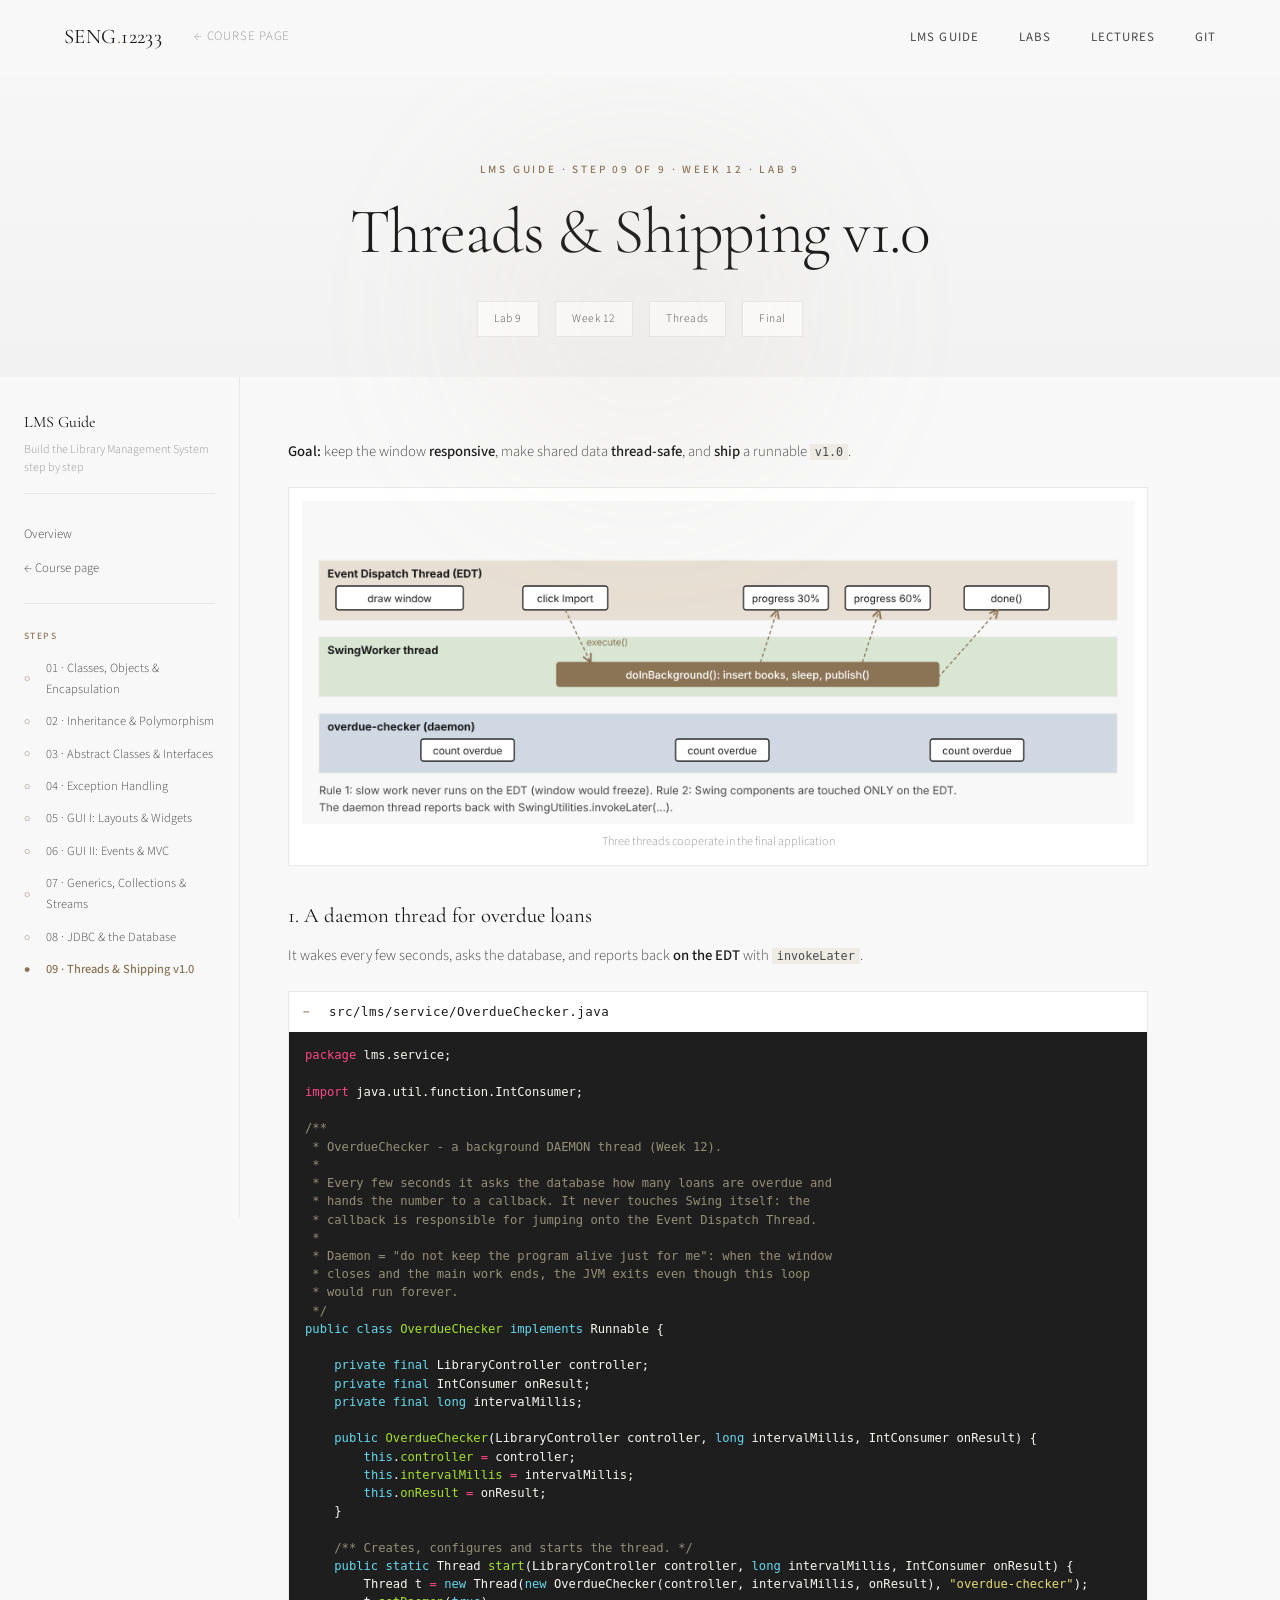
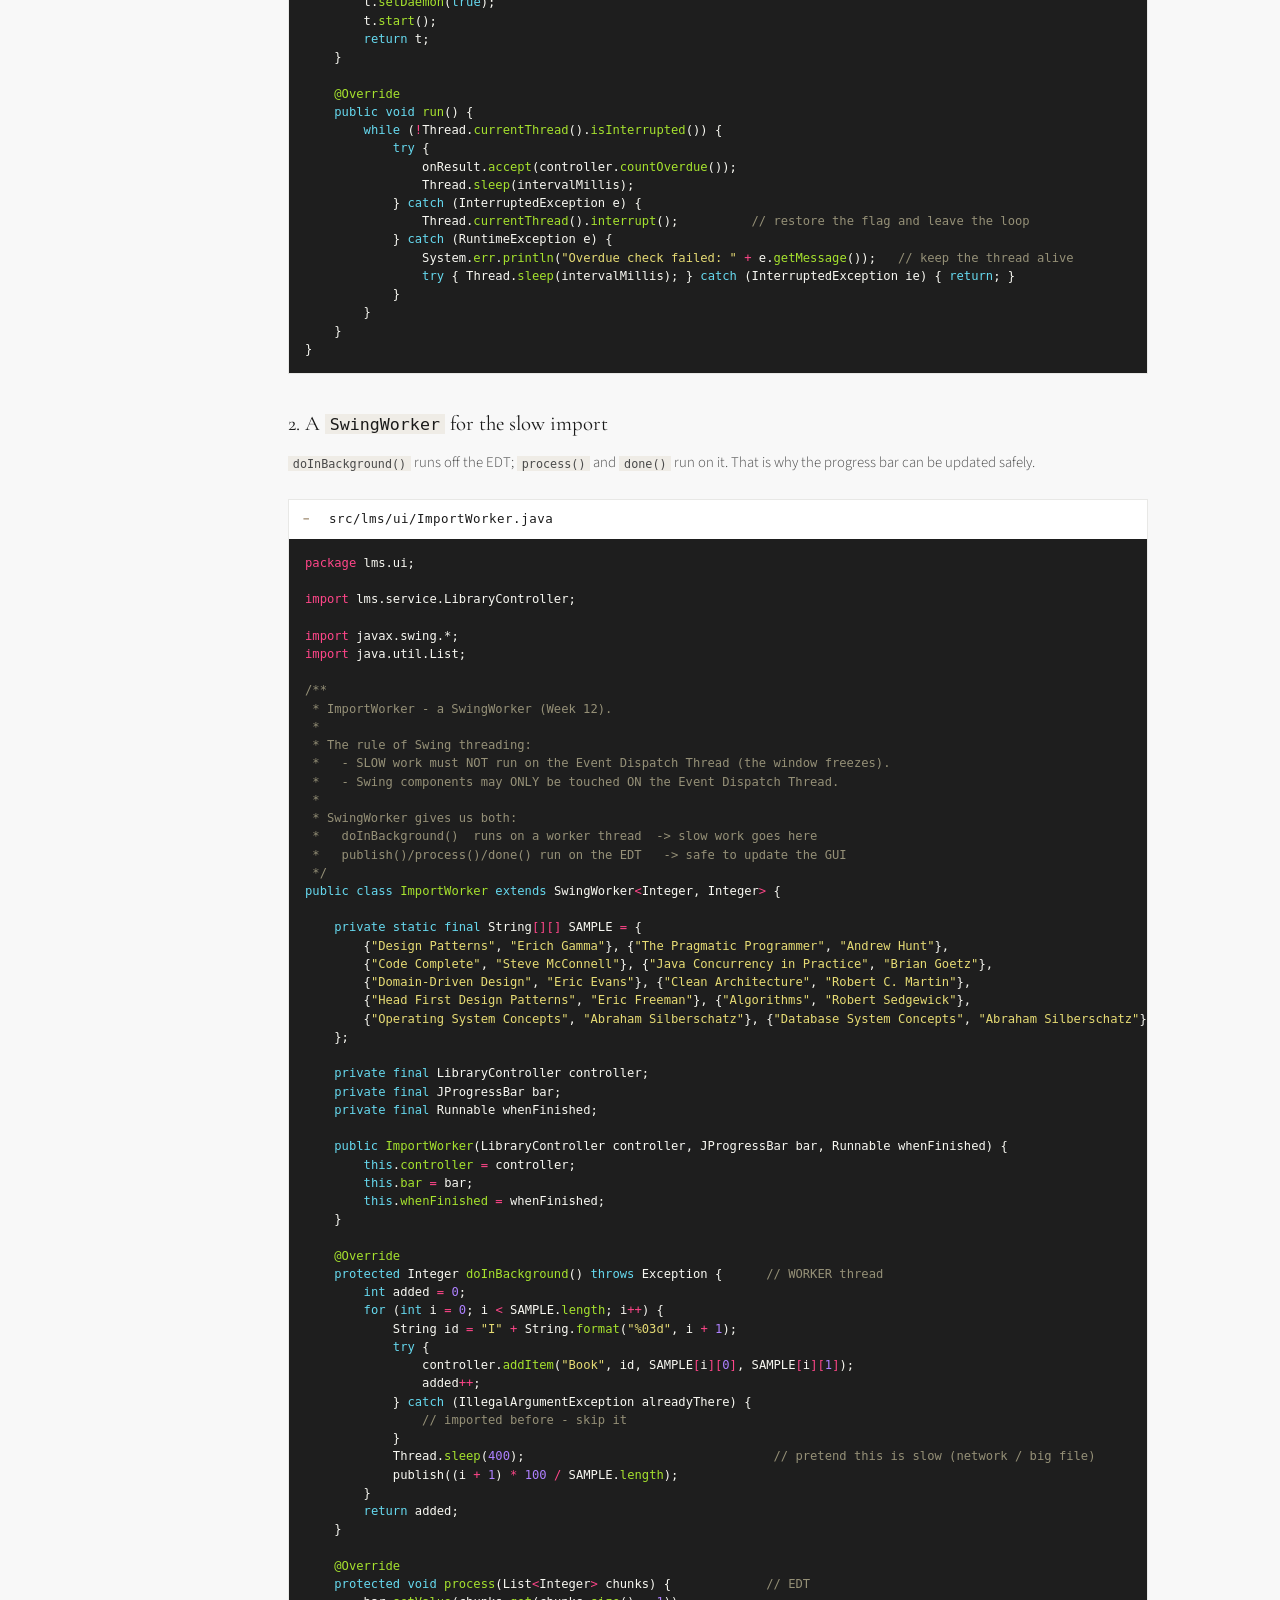
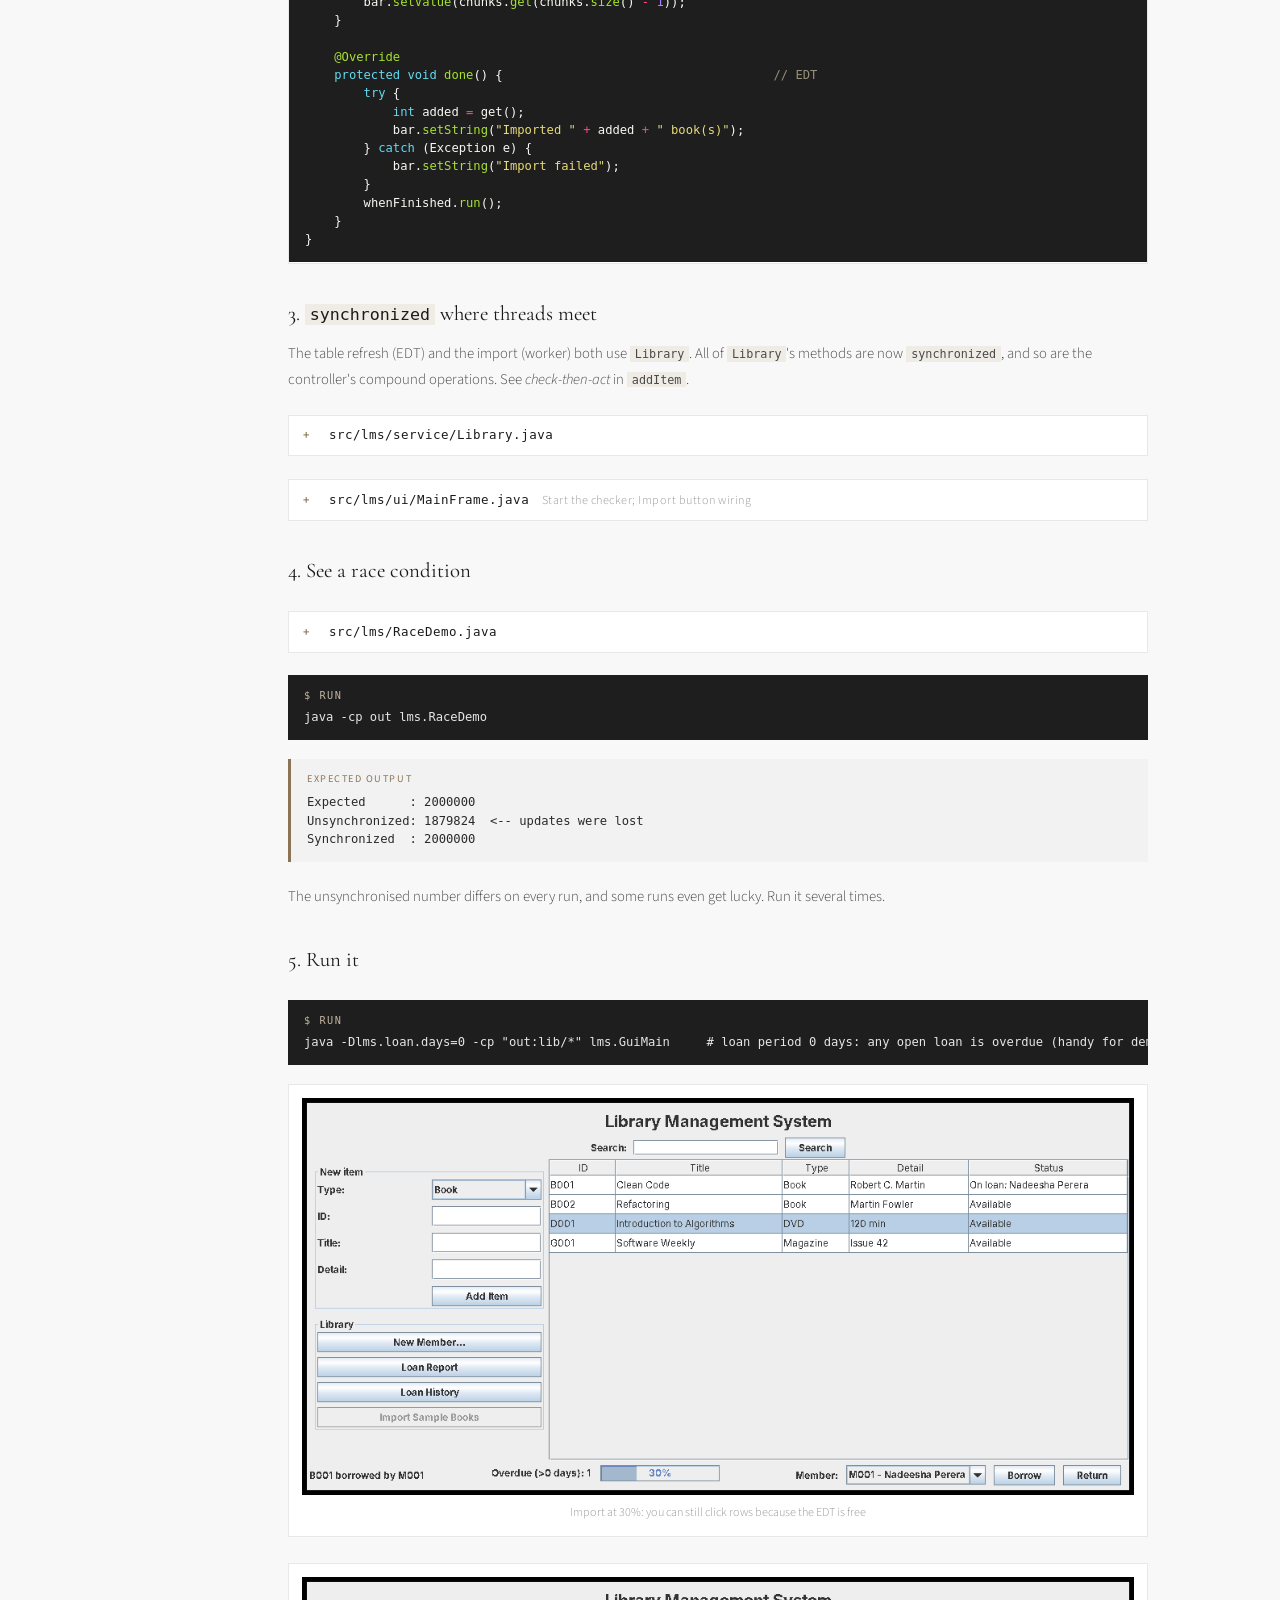
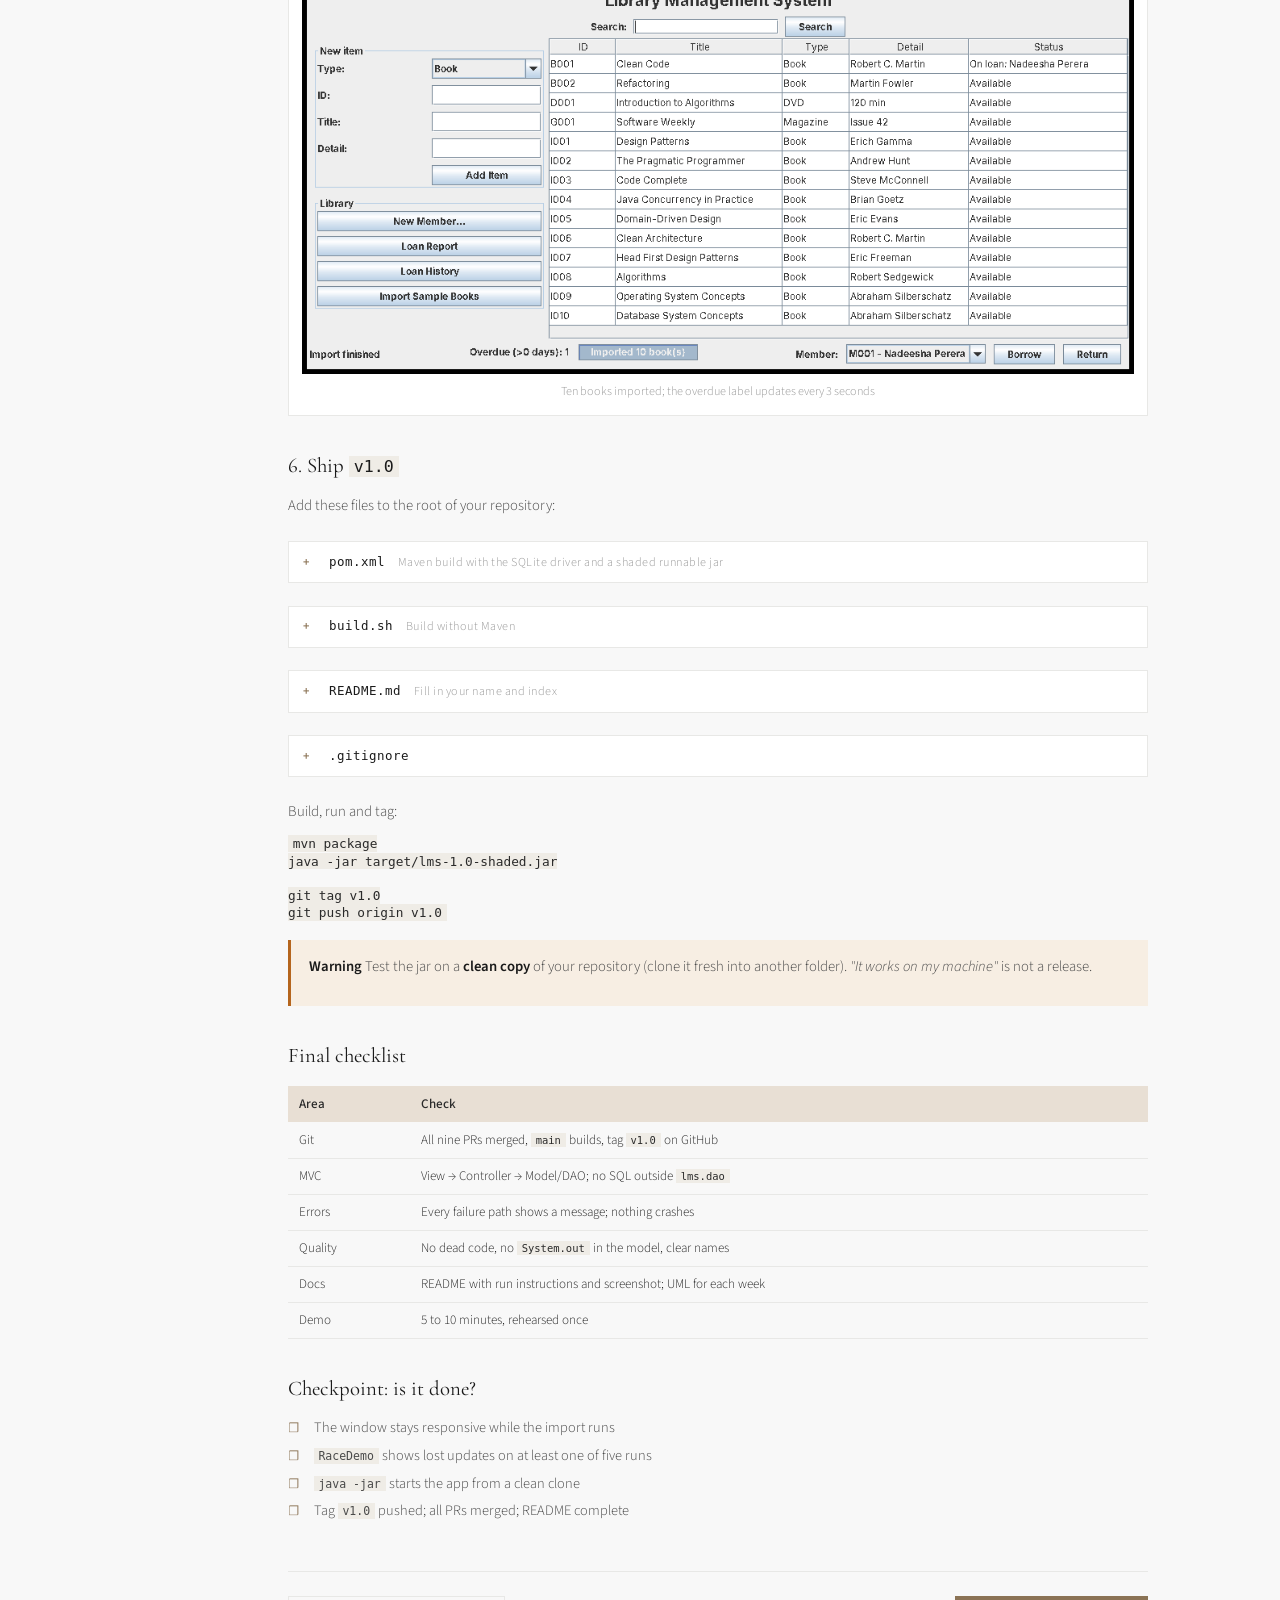
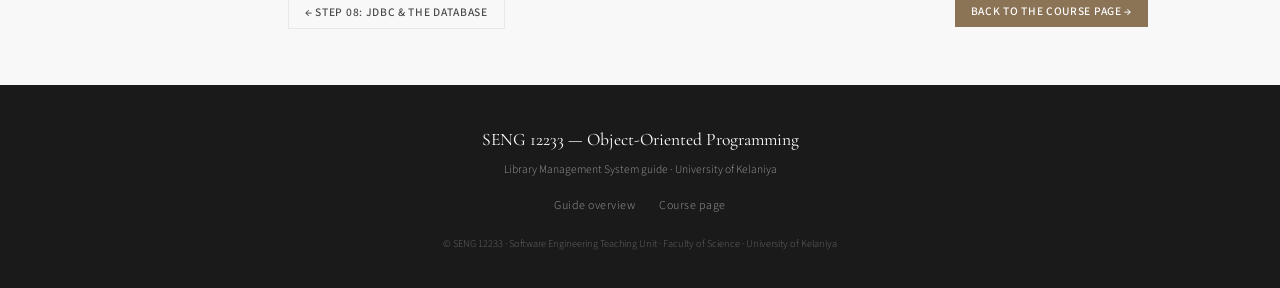
<file: lms-guide/step09_threads_final.html>
<!DOCTYPE html>
<html lang="en"><head><meta charset="UTF-8"/><meta name="viewport" content="width=device-width, initial-scale=1.0"/>
<title>Step 09: Threads &amp; Shipping v1.0 · SENG 12233 LMS Guide</title>
<link rel="preconnect" href="https://fonts.googleapis.com"/><link rel="preconnect" href="https://fonts.gstatic.com" crossorigin/>
<link href="https://fonts.googleapis.com/css2?family=Cormorant+Garamond:ital,wght@0,300;0,400;0,500;1,300;1,400&family=Source+Sans+3:wght@300;400;500;600&display=swap" rel="stylesheet"/>
<style>
:root {
            --white: #ffffff;
            --off-white: #f8f8f8;
            --cream: #f5f5f5;
            --light-gray: #e8e8e6;
            --medium-gray: #999999;
            --dark-gray: #4a4a4a;
            --charcoal: #2a2a2a;
            --black: #1a1a1a;
            --accent: #8b7355;
            --accent-light: #c4b5a0;
            --accent-pale: #e8dfd4;
            --font-serif: 'Cormorant Garamond', Georgia, serif;
            --font-sans: 'Source Sans 3', -apple-system, sans-serif;
        }

        * { margin: 0; padding: 0; box-sizing: border-box; }
        html { scroll-behavior: smooth; }

        body {
            font-family: var(--font-sans);
            background: var(--off-white);
            color: var(--charcoal);
            line-height: 1.7;
            font-weight: 300;
            overflow-x: hidden;
        }

        ::selection { background: var(--accent-light); color: var(--black); }
        a { text-decoration: none; color: inherit; }
        button { font-family: inherit; cursor: pointer; border: none; background: none; }

        /* ── Scroll Progress ── */
        .scroll-progress {
            position: fixed; top: 0; left: 0;
            height: 2px; background: var(--accent);
            z-index: 1001; transition: width 0.1s ease;
        }

        /* ── Navigation ── */
        nav {
            position: fixed; top: 0; left: 0; right: 0; z-index: 1000;
            padding: 1.2rem 4rem;
            display: flex; justify-content: space-between; align-items: center;
            background: rgba(248, 248, 248, 0.95);
            backdrop-filter: blur(20px);
            border-bottom: 1px solid transparent;
            transition: all 0.4s ease;
        }
        nav.scrolled { border-bottom: 1px solid var(--light-gray); padding: 0.8rem 4rem; }
        .nav-left { display: flex; align-items: center; gap: 2rem; }
        .nav-logo { font-family: var(--font-serif); font-size: 1.3rem; font-weight: 400; letter-spacing: 0.02em; color: var(--black); }
        .nav-logo span { color: var(--accent); }
        .nav-back { font-size: 0.8rem; letter-spacing: 0.06em; text-transform: uppercase; color: var(--medium-gray); transition: color 0.3s ease; display: flex; align-items: center; gap: 0.4rem; }
        .nav-back:hover { color: var(--accent); }
        .nav-links { display: flex; gap: 2.5rem; list-style: none; }
        .nav-links a { font-size: 0.8rem; font-weight: 400; letter-spacing: 0.08em; text-transform: uppercase; color: var(--dark-gray); position: relative; transition: color 0.3s ease; }
        .nav-links a::after { content: ''; position: absolute; bottom: -4px; left: 0; width: 0; height: 1px; background: var(--accent); transition: width 0.3s ease; }
        .nav-links a:hover { color: var(--black); }
        .nav-links a:hover::after { width: 100%; }
        .nav-links a.active { color: var(--accent); }
        .nav-links a.active::after { width: 100%; }
        .mobile-menu-btn { display: none; padding: 0.5rem; }
        .mobile-menu-btn span { display: block; width: 22px; height: 1.5px; background: var(--black); margin: 5px 0; transition: all 0.3s ease; }

        /* ── Hero ── */
        .hero {
            padding: 10rem 4rem 4rem; text-align: center; position: relative;
            background: linear-gradient(180deg, #f8f8f8 0%, #f2f2f2 100%);
        }
        .hero::before {
            content: ''; position: absolute; top: 30%; left: 50%; transform: translateX(-50%);
            width: 600px; height: 400px;
            background: radial-gradient(circle, var(--accent-light) 0%, transparent 70%);
            opacity: 0.12; filter: blur(80px);
        }
        .hero-label { font-size: 0.7rem; letter-spacing: 0.25em; text-transform: uppercase; color: var(--accent); margin-bottom: 1rem; font-weight: 500; }
        .hero h1 { font-family: var(--font-serif); font-size: clamp(2.5rem, 5vw, 4rem); font-weight: 300; line-height: 1.15; color: var(--black); margin-bottom: 1rem; letter-spacing: -0.02em; }
        .hero h1 em { font-style: italic; color: var(--accent); }
        .hero-description { font-size: 1.05rem; color: var(--dark-gray); max-width: 600px; margin: 0 auto 2rem; line-height: 1.8; }
        .hero-meta { display: flex; justify-content: center; flex-wrap: wrap; gap: 1rem; }
        .meta-tag { padding: 0.45rem 1rem; background: rgba(255,255,255,0.8); border: 1px solid var(--light-gray); font-size: 0.72rem; letter-spacing: 0.05em; color: var(--dark-gray); transition: all 0.3s ease; }
        .meta-tag:hover { border-color: var(--accent); color: var(--accent); }

        /* ── Progress Bar ── */
        .progress-section { max-width: 600px; margin: 2rem auto 0; }
        .progress-label { display: flex; justify-content: space-between; font-size: 0.72rem; letter-spacing: 0.08em; text-transform: uppercase; color: var(--medium-gray); margin-bottom: 0.5rem; }
        .progress-label-value { color: var(--accent); font-weight: 500; }
        .progress-bar { width: 100%; height: 3px; background: var(--light-gray); overflow: hidden; }
        .progress-fill { height: 100%; background: var(--accent); transition: width 0.8s ease; }

        /* ── Module Band ── */
        .module-band {
            background: var(--black);
            padding: 0.75rem 4rem;
            display: flex; justify-content: space-between; align-items: center;
            flex-wrap: wrap; gap: 0.5rem;
        }
        .module-band-left { font-size: 0.72rem; letter-spacing: 0.06em; color: var(--medium-gray); }
        .module-band-left strong { color: var(--accent); font-weight: 500; }
        .module-band-right { display: flex; gap: 1.5rem; }
        .module-band-right a { font-size: 0.7rem; letter-spacing: 0.06em; text-transform: uppercase; color: rgba(255,255,255,0.4); transition: color 0.3s; }
        .module-band-right a:hover { color: var(--white); }

        /* ── Layout ── */
        .layout { display: grid; grid-template-columns: 240px 1fr; gap: 0; max-width: 1400px; margin: 0 auto; }

        /* ── Sidebar ── */
        .sidebar {
            padding: 2rem 1.5rem; border-right: 1px solid var(--light-gray);
            position: sticky; top: 60px; height: calc(100vh - 60px);
            overflow-y: auto; background: var(--off-white);
        }
        .sidebar::-webkit-scrollbar { width: 3px; }
        .sidebar::-webkit-scrollbar-thumb { background: var(--light-gray); }
        .sidebar-title { font-family: var(--font-serif); font-size: 1rem; font-weight: 400; color: var(--black); margin-bottom: 0.3rem; }
        .sidebar-desc { font-size: 0.75rem; color: var(--medium-gray); margin-bottom: 1.5rem; padding-bottom: 1rem; border-bottom: 1px solid var(--light-gray); line-height: 1.5; }
        .sidebar-section { margin-bottom: 1.5rem; }
        .sidebar-section-label { font-size: 0.6rem; letter-spacing: 0.15em; text-transform: uppercase; color: var(--accent); margin-bottom: 0.5rem; font-weight: 500; }
        .sidebar-item { display: flex; align-items: center; gap: 0.5rem; padding: 0.35rem 0; font-size: 0.78rem; color: var(--dark-gray); cursor: pointer; transition: color 0.2s ease; }
        .sidebar-item:hover { color: var(--accent); }
        .sidebar-check { font-size: 0.65rem; color: var(--accent); min-width: 14px; }
        .sidebar-lock { font-size: 0.65rem; color: var(--light-gray); min-width: 14px; }
        .sidebar-nav-links { margin-bottom: 1.5rem; padding-bottom: 1rem; border-bottom: 1px solid var(--light-gray); }
        .sidebar-nav-link { display: block; padding: 0.4rem 0; font-size: 0.8rem; color: var(--dark-gray); transition: color 0.2s ease; }
        .sidebar-nav-link:hover { color: var(--accent); }
        .sidebar-nav-link.active { color: var(--accent); font-weight: 500; }

        /* ── Main Content ── */
        .main-content { padding: 2.5rem 3rem; min-height: 100vh; }

        /* ── Section Headers ── */
        .section-header { margin-bottom: 1.5rem; }
        .section-label { font-size: 0.65rem; letter-spacing: 0.2em; text-transform: uppercase; color: var(--accent); margin-bottom: 0.3rem; font-weight: 500; }
        .section-title { font-family: var(--font-serif); font-size: clamp(1.4rem, 2.5vw, 1.8rem); font-weight: 300; color: var(--black); letter-spacing: -0.01em; }

        /* ── Overview Card ── */
        .overview-card { background: #f2f2f2; padding: 1.5rem; margin-bottom: 2.5rem; border-left: 3px solid var(--accent); }
        .overview-card p { font-size: 0.9rem; color: var(--dark-gray); line-height: 1.7; margin-bottom: 0.5rem; }
        .overview-card p:last-child { margin-bottom: 0; }
        .overview-card strong { color: var(--black); font-weight: 500; }

        /* ── Part Divider ── */
        .part-divider { display: flex; align-items: center; gap: 1rem; padding: 1rem 0; margin: 2.5rem 0 1.5rem; border-bottom: 1px solid var(--light-gray); }
        .part-divider-num { font-family: var(--font-serif); font-size: 2rem; font-weight: 300; color: var(--accent-light); font-style: italic; line-height: 1; }
        .part-divider-content h3 { font-family: var(--font-serif); font-size: 1.15rem; font-weight: 400; color: var(--black); }
        .part-divider-content p { font-size: 0.72rem; color: var(--medium-gray); letter-spacing: 0.03em; }

        /* ── Lectures Grid ── */
        .lectures-grid { display: grid; grid-template-columns: repeat(auto-fill, minmax(320px, 1fr)); gap: 1.2rem; margin-bottom: 1.5rem; }

        /* ── Lecture Card ── */
        .lecture-card { background: var(--white); border: 1px solid var(--light-gray); transition: all 0.4s ease; position: relative; overflow: hidden; }
        .lecture-card::before { content: ''; position: absolute; top: 0; left: 0; width: 2px; height: 0; background: var(--accent); transition: height 0.4s ease; }
        .lecture-card:hover { border-color: var(--accent-light); box-shadow: 0 4px 20px rgba(0,0,0,0.04); }
        .lecture-card:hover::before { height: 100%; }
        .lecture-card-header { padding: 1.2rem 1.5rem 0.8rem; display: flex; justify-content: space-between; align-items: flex-start; }
        .lecture-num { font-family: var(--font-serif); font-size: 2.5rem; font-weight: 300; color: var(--light-gray); line-height: 1; font-style: italic; transition: color 0.3s ease; }
        .lecture-card:hover .lecture-num { color: var(--accent-light); }
        .lecture-title { font-family: var(--font-serif); font-size: 1.05rem; font-weight: 400; color: var(--black); line-height: 1.35; margin-bottom: 0.2rem; }
        .lecture-subtitle { font-size: 0.78rem; color: var(--medium-gray); }
        .lecture-ref { font-size: 0.68rem; color: var(--accent); margin-top: 0.3rem; letter-spacing: 0.03em; }
        .lecture-card-body { padding: 0 1.5rem 1.2rem; }
        .topics-list { list-style: none; margin-bottom: 1rem; }
        .topics-list li { padding: 0.3rem 0 0.3rem 1.2rem; position: relative; font-size: 0.82rem; color: var(--dark-gray); border-bottom: 1px solid #fafafa; line-height: 1.5; }
        .topics-list li:last-child { border-bottom: none; }
        .topics-list li::before { content: '→'; position: absolute; left: 0; color: var(--accent-light); font-size: 0.72rem; }
        .lecture-actions { display: flex; gap: 0.6rem; flex-wrap: wrap; }

        /* ── Buttons ── */
        .btn { padding: 0.45rem 1rem; font-size: 0.72rem; letter-spacing: 0.06em; text-transform: uppercase; font-weight: 500; transition: all 0.3s ease; display: inline-flex; align-items: center; gap: 0.4rem; }
        .btn-primary { background: var(--accent); color: var(--white); }
        .btn-primary:hover { background: var(--charcoal); }
        .btn-secondary { background: transparent; color: var(--dark-gray); border: 1px solid var(--light-gray); }
        .btn-secondary:hover { border-color: var(--accent); color: var(--accent); }

        /* ── Assessments ── */
        .assessments-grid { display: grid; grid-template-columns: repeat(auto-fill, minmax(340px, 1fr)); gap: 1.2rem; margin-top: 1.5rem; }
        .assessment-card { background: var(--white); border: 1px solid var(--light-gray); padding: 1.5rem; transition: all 0.4s ease; position: relative; overflow: hidden; }
        .assessment-card::before { content: ''; position: absolute; top: 0; left: 0; width: 2px; height: 0; background: var(--accent); transition: height 0.4s ease; }
        .assessment-card:hover { border-color: var(--accent-light); box-shadow: 0 4px 20px rgba(0,0,0,0.04); }
        .assessment-card:hover::before { height: 100%; }
        .assessment-type { font-size: 0.62rem; letter-spacing: 0.2em; text-transform: uppercase; color: var(--accent); margin-bottom: 0.5rem; font-weight: 500; }
        .assessment-title { font-family: var(--font-serif); font-size: 1.1rem; font-weight: 400; color: var(--black); margin-bottom: 0.4rem; line-height: 1.3; }
        .assessment-meta { font-size: 0.78rem; color: var(--medium-gray); margin-bottom: 0.8rem; }
        .assessment-desc { font-size: 0.83rem; color: var(--dark-gray); line-height: 1.65; margin-bottom: 1rem; }
        .assessment-tasks { list-style: none; margin-bottom: 1rem; }
        .assessment-tasks li { padding: 0.3rem 0 0.3rem 1.2rem; position: relative; font-size: 0.8rem; color: var(--dark-gray); border-bottom: 1px solid #fafafa; }
        .assessment-tasks li:last-child { border-bottom: none; }
        .assessment-tasks li::before { content: '→'; position: absolute; left: 0; color: var(--accent-light); font-size: 0.72rem; }
        .assessment-weight { display: inline-block; padding: 0.3rem 0.8rem; background: var(--accent-pale); color: var(--accent); font-size: 0.7rem; letter-spacing: 0.05em; font-weight: 500; }

        /* ── Resources Section ── */
        .resources-grid { display: grid; grid-template-columns: repeat(auto-fit, minmax(200px, 1fr)); gap: 1rem; margin-top: 1.5rem; }
        .resource-card { padding: 1.5rem; background: #f2f2f2; text-align: center; transition: all 0.3s ease; }
        .resource-card:hover { transform: translateY(-2px); box-shadow: 0 4px 15px rgba(0,0,0,0.04); }
        .resource-icon { font-size: 1.5rem; margin-bottom: 0.6rem; }
        .resource-card h3 { font-family: var(--font-serif); font-size: 0.95rem; font-weight: 400; color: var(--black); margin-bottom: 0.25rem; }
        .resource-card h3 a { color: inherit; transition: color 0.3s; }
        .resource-card h3 a:hover { color: var(--accent); }
        .resource-card p { font-size: 0.72rem; color: var(--medium-gray); }

        /* ── Learning Path ── */
        .learning-path { margin-top: 1.5rem; }
        .path-item { display: flex; gap: 1rem; padding: 0.8rem 0; border-bottom: 1px solid var(--light-gray); }
        .path-item:last-child { border-bottom: none; }
        .path-phase { font-family: var(--font-serif); font-size: 0.9rem; font-style: italic; color: var(--accent); min-width: 60px; }
        .path-desc { font-size: 0.85rem; color: var(--dark-gray); line-height: 1.6; }
        .path-desc strong { color: var(--black); font-weight: 500; }

        /* ── Course Structure ── */
        .course-structure { margin-top: 2rem; padding: 1.5rem; background: #f2f2f2; border-left: 3px solid var(--accent); }
        .course-structure p { font-size: 0.85rem; color: var(--dark-gray); margin-bottom: 0.5rem; line-height: 1.7; }
        .course-structure p:last-child { margin-bottom: 0; }
        .course-structure strong { color: var(--black); font-weight: 500; }

        /* ── Footer ── */
        footer { background: var(--black); color: var(--white); text-align: center; padding: 2.5rem 4rem; }
        .footer-title { font-family: var(--font-serif); font-size: 1.1rem; font-weight: 400; margin-bottom: 0.3rem; }
        .footer-sub { font-size: 0.72rem; color: var(--medium-gray); margin-bottom: 1rem; }
        .footer-links { display: flex; justify-content: center; gap: 1.5rem; flex-wrap: wrap; }
        .footer-links a { font-size: 0.75rem; color: var(--medium-gray); letter-spacing: 0.04em; transition: color 0.3s ease; }
        .footer-links a:hover { color: var(--white); }
        .footer-copy { font-size: 0.65rem; color: var(--medium-gray); margin-top: 1.2rem; opacity: 0.6; }

        /* ── Animations ── */
        .fade-in { opacity: 0; transform: translateY(12px); transition: opacity 0.5s ease, transform 0.5s ease; }
        .fade-in.visible { opacity: 1; transform: translateY(0); }

        /* ── Responsive ── */
        @media (max-width: 1024px) {
            .layout { grid-template-columns: 1fr; }
            .sidebar { display: none; }
            .main-content { padding: 2rem; }
        }
        @media (max-width: 768px) {
            nav { padding: 1rem 1.5rem; }
            .nav-links { display: none; }
            .mobile-menu-btn { display: block; }
            .hero { padding: 8rem 1.5rem 3rem; }
            .main-content { padding: 1.5rem; }
            .lectures-grid { grid-template-columns: 1fr; }
            .assessments-grid { grid-template-columns: 1fr; }
            .hero-meta { flex-direction: column; align-items: center; }
            .resources-grid { grid-template-columns: 1fr 1fr; }
            .module-band { padding: 0.75rem 1.5rem; }
            footer { padding: 2rem 1.5rem; }
        }
        @media (max-width: 480px) { .resources-grid { grid-template-columns: 1fr; } }
pre { line-height: 125%; }
td.linenos .normal { color: inherit; background-color: transparent; padding-left: 5px; padding-right: 5px; }
span.linenos { color: inherit; background-color: transparent; padding-left: 5px; padding-right: 5px; }
td.linenos .special { color: #000000; background-color: #ffffc0; padding-left: 5px; padding-right: 5px; }
span.linenos.special { color: #000000; background-color: #ffffc0; padding-left: 5px; padding-right: 5px; }
.hl .hll { background-color: #49483e }
.hl { background: #272822; color: #F8F8F2 }
.hl .c { color: #959077 } /* Comment */
.hl .err { color: #ED007E; background-color: #1E0010 } /* Error */
.hl .esc { color: #F8F8F2 } /* Escape */
.hl .g { color: #F8F8F2 } /* Generic */
.hl .k { color: #66D9EF } /* Keyword */
.hl .l { color: #AE81FF } /* Literal */
.hl .n { color: #F8F8F2 } /* Name */
.hl .o { color: #FF4689 } /* Operator */
.hl .x { color: #F8F8F2 } /* Other */
.hl .p { color: #F8F8F2 } /* Punctuation */
.hl .ch { color: #959077 } /* Comment.Hashbang */
.hl .cm { color: #959077 } /* Comment.Multiline */
.hl .cp { color: #959077 } /* Comment.Preproc */
.hl .cpf { color: #959077 } /* Comment.PreprocFile */
.hl .c1 { color: #959077 } /* Comment.Single */
.hl .cs { color: #959077 } /* Comment.Special */
.hl .gd { color: #FF4689 } /* Generic.Deleted */
.hl .ge { color: #F8F8F2; font-style: italic } /* Generic.Emph */
.hl .ges { color: #F8F8F2; font-weight: bold; font-style: italic } /* Generic.EmphStrong */
.hl .gr { color: #FF4689 } /* Generic.Error */
.hl .gh { color: #F8F8F2 } /* Generic.Heading */
.hl .gi { color: #A6E22E } /* Generic.Inserted */
.hl .go { color: #66D9EF } /* Generic.Output */
.hl .gp { color: #FF4689; font-weight: bold } /* Generic.Prompt */
.hl .gs { color: #F8F8F2; font-weight: bold } /* Generic.Strong */
.hl .gu { color: #959077 } /* Generic.Subheading */
.hl .gt { color: #66D9EF } /* Generic.Traceback */
.hl .kc { color: #66D9EF } /* Keyword.Constant */
.hl .kd { color: #66D9EF } /* Keyword.Declaration */
.hl .kn { color: #FF4689 } /* Keyword.Namespace */
.hl .kp { color: #66D9EF } /* Keyword.Pseudo */
.hl .kr { color: #66D9EF } /* Keyword.Reserved */
.hl .kt { color: #66D9EF } /* Keyword.Type */
.hl .ld { color: #E6DB74 } /* Literal.Date */
.hl .m { color: #AE81FF } /* Literal.Number */
.hl .s { color: #E6DB74 } /* Literal.String */
.hl .na { color: #A6E22E } /* Name.Attribute */
.hl .nb { color: #A6E22E } /* Name.Builtin */
.hl .nc { color: #A6E22E } /* Name.Class */
.hl .no { color: #66D9EF } /* Name.Constant */
.hl .nd { color: #A6E22E } /* Name.Decorator */
.hl .ni { color: #F8F8F2 } /* Name.Entity */
.hl .ne { color: #A6E22E } /* Name.Exception */
.hl .nf { color: #A6E22E } /* Name.Function */
.hl .nl { color: #F8F8F2 } /* Name.Label */
.hl .nn { color: #F8F8F2 } /* Name.Namespace */
.hl .nx { color: #A6E22E } /* Name.Other */
.hl .py { color: #F8F8F2 } /* Name.Property */
.hl .nt { color: #FF4689 } /* Name.Tag */
.hl .nv { color: #F8F8F2 } /* Name.Variable */
.hl .ow { color: #FF4689 } /* Operator.Word */
.hl .pm { color: #F8F8F2 } /* Punctuation.Marker */
.hl .w { color: #F8F8F2 } /* Text.Whitespace */
.hl .mb { color: #AE81FF } /* Literal.Number.Bin */
.hl .mf { color: #AE81FF } /* Literal.Number.Float */
.hl .mh { color: #AE81FF } /* Literal.Number.Hex */
.hl .mi { color: #AE81FF } /* Literal.Number.Integer */
.hl .mo { color: #AE81FF } /* Literal.Number.Oct */
.hl .sa { color: #E6DB74 } /* Literal.String.Affix */
.hl .sb { color: #E6DB74 } /* Literal.String.Backtick */
.hl .sc { color: #E6DB74 } /* Literal.String.Char */
.hl .dl { color: #E6DB74 } /* Literal.String.Delimiter */
.hl .sd { color: #E6DB74 } /* Literal.String.Doc */
.hl .s2 { color: #E6DB74 } /* Literal.String.Double */
.hl .se { color: #AE81FF } /* Literal.String.Escape */
.hl .sh { color: #E6DB74 } /* Literal.String.Heredoc */
.hl .si { color: #E6DB74 } /* Literal.String.Interpol */
.hl .sx { color: #E6DB74 } /* Literal.String.Other */
.hl .sr { color: #E6DB74 } /* Literal.String.Regex */
.hl .s1 { color: #E6DB74 } /* Literal.String.Single */
.hl .ss { color: #E6DB74 } /* Literal.String.Symbol */
.hl .bp { color: #A6E22E } /* Name.Builtin.Pseudo */
.hl .fm { color: #A6E22E } /* Name.Function.Magic */
.hl .vc { color: #F8F8F2 } /* Name.Variable.Class */
.hl .vg { color: #F8F8F2 } /* Name.Variable.Global */
.hl .vi { color: #F8F8F2 } /* Name.Variable.Instance */
.hl .vm { color: #F8F8F2 } /* Name.Variable.Magic */
.hl .il { color: #AE81FF } /* Literal.Number.Integer.Long */
.hl { background:#1e1e1e !important; }
.guide-intro { max-width: 860px; }
.step-block { margin: 1.4rem 0; }
.step-block p { font-size: 0.92rem; color: var(--dark-gray); line-height: 1.75; margin-bottom: .7rem; }
.step-block h3 { font-family: var(--font-serif); font-size: 1.3rem; font-weight: 400; color: var(--black); margin: 2rem 0 .6rem; }
.step-block h4 { font-size: .8rem; letter-spacing: .12em; text-transform: uppercase; color: var(--accent); margin: 1.2rem 0 .4rem; font-weight: 500; }
.step-block ul, .step-block ol { margin: 0 0 .9rem 1.3rem; font-size: .9rem; color: var(--dark-gray); }
.step-block li { margin: .25rem 0; line-height: 1.65; }
.step-block code, .callout code { font-family: 'DejaVu Sans Mono', Consolas, monospace; font-size: .8em; background: #efece6; padding: .05rem .3rem; }
.step-block strong { color: var(--black); font-weight: 500; }
.step-block table { border-collapse: collapse; width: 100%; font-size: .82rem; margin: .8rem 0 1.2rem; }
.step-block th { background: var(--accent-pale); text-align: left; padding: .45rem .7rem; font-weight: 500; }
.step-block td { padding: .4rem .7rem; border-bottom: 1px solid var(--light-gray); vertical-align: top; }
.codefile { margin: 1rem 0 1.4rem; border: 1px solid var(--light-gray); background: #fff; }
.codefile > summary { cursor: pointer; padding: .55rem .9rem; font-size: .78rem; letter-spacing: .04em; color: var(--dark-gray); display: flex; gap: .8rem; align-items: baseline; list-style: none; }
.codefile > summary::-webkit-details-marker { display: none; }
.codefile > summary::before { content: '+'; color: var(--accent); font-weight: 600; width: .8rem; }
.codefile[open] > summary::before { content: '\2212'; }
.codefile .fname { font-family: 'DejaVu Sans Mono', Consolas, monospace; color: var(--black); font-size: .78rem; }
.codefile .fcap { color: var(--medium-gray); font-size: .76rem; }
.codefile .hl { margin: 0; overflow-x: auto; }
.codefile pre { margin: 0; padding: .9rem 1rem; font-family: 'DejaVu Sans Mono', Consolas, monospace; font-size: .76rem; line-height: 1.5; font-weight: 400; }
.cmd, .out { margin: .8rem 0 1.2rem; font-family: 'DejaVu Sans Mono', Consolas, monospace; font-size: .76rem; line-height: 1.55; padding: .8rem 1rem; overflow-x: auto; white-space: pre; font-weight: 400; }
.cmd { background: #1e1e1e; color: #e6e6e6; }
.cmd::before { content: '$ run'; display:block; color: var(--accent-light); font-size: .64rem; letter-spacing: .15em; text-transform: uppercase; margin-bottom: .3rem; }
.out { background: #f2f2f2; border-left: 3px solid var(--accent); color: var(--charcoal); }
.out::before { content: 'expected output'; display:block; color: var(--accent); font-size: .64rem; letter-spacing: .15em; text-transform: uppercase; margin-bottom: .3rem; font-family: var(--font-sans); }
figure { margin: 1.2rem 0 1.6rem; background: #fff; border: 1px solid var(--light-gray); padding: .8rem; }
figure img { max-width: 100%; display: block; margin: 0 auto; }
figcaption { font-size: .76rem; color: var(--medium-gray); margin-top: .5rem; text-align: center; }
.callout { margin: 1.1rem 0; padding: .9rem 1.1rem; font-size: .88rem; line-height: 1.7; color: var(--dark-gray); background: #f2f2f2; border-left: 3px solid var(--accent); }
.callout.tip { border-left-color: #5d8a5a; background: #eef3ec; }
.callout.warn { border-left-color: #b5651d; background: #f7eee3; }
.callout.check { border-left-color: #3d6a99; background: #ecf1f6; }
.callout strong { color: var(--black); font-weight: 600; }
.pager { display:flex; justify-content: space-between; gap: 1rem; margin: 3rem 0 1rem; padding-top: 1.5rem; border-top: 1px solid var(--light-gray); flex-wrap: wrap; }
.checklist { list-style: none; margin-left: 0 !important; }
.checklist li { padding-left: 1.6rem; position: relative; }
.checklist li::before { content: '\2610'; position: absolute; left: 0; color: var(--accent); }
.sidebar-item a { display:flex; gap:.5rem; width:100%; }
.sidebar-item.current { color: var(--accent); font-weight: 500; }

</style></head><body>
<div class="scroll-progress" id="scrollBar"></div>
<nav id="mainNav"><div class="nav-left"><div class="nav-logo">SENG<span>.</span>12233</div><a class="nav-back" href="../index.html">← Course page</a></div>
<ul class="nav-links"><li><a href="index.html" class="">LMS Guide</a></li><li><a href="../index.html#labs">Labs</a></li><li><a href="../index.html#lectures">Lectures</a></li><li><a href="../index.html#git">Git</a></li></ul>
<button class="mobile-menu-btn" aria-label="Menu"><span></span><span></span><span></span></button></nav>
<section class="hero" style="padding-bottom:2.5rem"><p class="hero-label">LMS Guide · Step 09 of 9 · Week 12 · Lab 9</p><h1>Threads & Shipping v1.0</h1><p class="hero-description"></p><div class="hero-meta"><span class="meta-tag">Lab 9</span><span class="meta-tag">Week 12</span><span class="meta-tag">Threads</span><span class="meta-tag">Final</span></div></section>
<div class="layout"><aside class="sidebar">
    <p class="sidebar-title">LMS Guide</p>
    <p class="sidebar-desc">Build the Library Management System step by step</p>
    <div class="sidebar-nav-links">
      <a class="sidebar-nav-link" href="index.html">Overview</a>
      <a class="sidebar-nav-link" href="../index.html">← Course page</a>
    </div>
    <div class="sidebar-section"><p class="sidebar-section-label">Steps</p><div class="sidebar-item"><span class="sidebar-check">○</span><a href="step01_encapsulation.html">01 · Classes, Objects & Encapsulation</a></div><div class="sidebar-item"><span class="sidebar-check">○</span><a href="step02_inheritance.html">02 · Inheritance & Polymorphism</a></div><div class="sidebar-item"><span class="sidebar-check">○</span><a href="step03_interfaces.html">03 · Abstract Classes & Interfaces</a></div><div class="sidebar-item"><span class="sidebar-check">○</span><a href="step04_exceptions.html">04 · Exception Handling</a></div><div class="sidebar-item"><span class="sidebar-check">○</span><a href="step05_gui_layouts.html">05 · GUI I: Layouts & Widgets</a></div><div class="sidebar-item"><span class="sidebar-check">○</span><a href="step06_gui_events_mvc.html">06 · GUI II: Events & MVC</a></div><div class="sidebar-item"><span class="sidebar-check">○</span><a href="step07_generics_streams.html">07 · Generics, Collections & Streams</a></div><div class="sidebar-item"><span class="sidebar-check">○</span><a href="step08_jdbc.html">08 · JDBC & the Database</a></div><div class="sidebar-item current"><span class="sidebar-check">●</span><a href="step09_threads_final.html">09 · Threads & Shipping v1.0</a></div></div>
  </aside><main class="main-content"><div class="guide-intro"><div class="step-block"><p><strong>Goal:</strong> keep the window <strong>responsive</strong>, make shared data <strong>thread-safe</strong>, and <strong>ship</strong> a runnable <code>v1.0</code>.</p></div>
<figure><img src="img/threads.png" alt="Three threads cooperate in the final application"/><figcaption>Three threads cooperate in the final application</figcaption></figure>
<div class="step-block"><h3>1. A daemon thread for overdue loans</h3>
<p>It wakes every few seconds, asks the database, and reports back <strong>on the EDT</strong> with <code>invokeLater</code>.</p></div>
<details class="codefile" open><summary><span class="fname">src/lms/service/OverdueChecker.java</span></summary><div class="hl"><pre><span></span><span class="kn">package</span><span class="w"> </span><span class="nn">lms.service</span><span class="p">;</span>

<span class="kn">import</span><span class="w"> </span><span class="nn">java.util.function.IntConsumer</span><span class="p">;</span>

<span class="cm">/**</span>
<span class="cm"> * OverdueChecker - a background DAEMON thread (Week 12).</span>
<span class="cm"> *</span>
<span class="cm"> * Every few seconds it asks the database how many loans are overdue and</span>
<span class="cm"> * hands the number to a callback. It never touches Swing itself: the</span>
<span class="cm"> * callback is responsible for jumping onto the Event Dispatch Thread.</span>
<span class="cm"> *</span>
<span class="cm"> * Daemon = "do not keep the program alive just for me": when the window</span>
<span class="cm"> * closes and the main work ends, the JVM exits even though this loop</span>
<span class="cm"> * would run forever.</span>
<span class="cm"> */</span>
<span class="kd">public</span><span class="w"> </span><span class="kd">class</span> <span class="nc">OverdueChecker</span><span class="w"> </span><span class="kd">implements</span><span class="w"> </span><span class="n">Runnable</span><span class="w"> </span><span class="p">{</span>

<span class="w">    </span><span class="kd">private</span><span class="w"> </span><span class="kd">final</span><span class="w"> </span><span class="n">LibraryController</span><span class="w"> </span><span class="n">controller</span><span class="p">;</span>
<span class="w">    </span><span class="kd">private</span><span class="w"> </span><span class="kd">final</span><span class="w"> </span><span class="n">IntConsumer</span><span class="w"> </span><span class="n">onResult</span><span class="p">;</span>
<span class="w">    </span><span class="kd">private</span><span class="w"> </span><span class="kd">final</span><span class="w"> </span><span class="kt">long</span><span class="w"> </span><span class="n">intervalMillis</span><span class="p">;</span>

<span class="w">    </span><span class="kd">public</span><span class="w"> </span><span class="nf">OverdueChecker</span><span class="p">(</span><span class="n">LibraryController</span><span class="w"> </span><span class="n">controller</span><span class="p">,</span><span class="w"> </span><span class="kt">long</span><span class="w"> </span><span class="n">intervalMillis</span><span class="p">,</span><span class="w"> </span><span class="n">IntConsumer</span><span class="w"> </span><span class="n">onResult</span><span class="p">)</span><span class="w"> </span><span class="p">{</span>
<span class="w">        </span><span class="k">this</span><span class="p">.</span><span class="na">controller</span><span class="w"> </span><span class="o">=</span><span class="w"> </span><span class="n">controller</span><span class="p">;</span>
<span class="w">        </span><span class="k">this</span><span class="p">.</span><span class="na">intervalMillis</span><span class="w"> </span><span class="o">=</span><span class="w"> </span><span class="n">intervalMillis</span><span class="p">;</span>
<span class="w">        </span><span class="k">this</span><span class="p">.</span><span class="na">onResult</span><span class="w"> </span><span class="o">=</span><span class="w"> </span><span class="n">onResult</span><span class="p">;</span>
<span class="w">    </span><span class="p">}</span>

<span class="w">    </span><span class="cm">/** Creates, configures and starts the thread. */</span>
<span class="w">    </span><span class="kd">public</span><span class="w"> </span><span class="kd">static</span><span class="w"> </span><span class="n">Thread</span><span class="w"> </span><span class="nf">start</span><span class="p">(</span><span class="n">LibraryController</span><span class="w"> </span><span class="n">controller</span><span class="p">,</span><span class="w"> </span><span class="kt">long</span><span class="w"> </span><span class="n">intervalMillis</span><span class="p">,</span><span class="w"> </span><span class="n">IntConsumer</span><span class="w"> </span><span class="n">onResult</span><span class="p">)</span><span class="w"> </span><span class="p">{</span>
<span class="w">        </span><span class="n">Thread</span><span class="w"> </span><span class="n">t</span><span class="w"> </span><span class="o">=</span><span class="w"> </span><span class="k">new</span><span class="w"> </span><span class="n">Thread</span><span class="p">(</span><span class="k">new</span><span class="w"> </span><span class="n">OverdueChecker</span><span class="p">(</span><span class="n">controller</span><span class="p">,</span><span class="w"> </span><span class="n">intervalMillis</span><span class="p">,</span><span class="w"> </span><span class="n">onResult</span><span class="p">),</span><span class="w"> </span><span class="s">"overdue-checker"</span><span class="p">);</span>
<span class="w">        </span><span class="n">t</span><span class="p">.</span><span class="na">setDaemon</span><span class="p">(</span><span class="kc">true</span><span class="p">);</span>
<span class="w">        </span><span class="n">t</span><span class="p">.</span><span class="na">start</span><span class="p">();</span>
<span class="w">        </span><span class="k">return</span><span class="w"> </span><span class="n">t</span><span class="p">;</span>
<span class="w">    </span><span class="p">}</span>

<span class="w">    </span><span class="nd">@Override</span>
<span class="w">    </span><span class="kd">public</span><span class="w"> </span><span class="kt">void</span><span class="w"> </span><span class="nf">run</span><span class="p">()</span><span class="w"> </span><span class="p">{</span>
<span class="w">        </span><span class="k">while</span><span class="w"> </span><span class="p">(</span><span class="o">!</span><span class="n">Thread</span><span class="p">.</span><span class="na">currentThread</span><span class="p">().</span><span class="na">isInterrupted</span><span class="p">())</span><span class="w"> </span><span class="p">{</span>
<span class="w">            </span><span class="k">try</span><span class="w"> </span><span class="p">{</span>
<span class="w">                </span><span class="n">onResult</span><span class="p">.</span><span class="na">accept</span><span class="p">(</span><span class="n">controller</span><span class="p">.</span><span class="na">countOverdue</span><span class="p">());</span>
<span class="w">                </span><span class="n">Thread</span><span class="p">.</span><span class="na">sleep</span><span class="p">(</span><span class="n">intervalMillis</span><span class="p">);</span>
<span class="w">            </span><span class="p">}</span><span class="w"> </span><span class="k">catch</span><span class="w"> </span><span class="p">(</span><span class="n">InterruptedException</span><span class="w"> </span><span class="n">e</span><span class="p">)</span><span class="w"> </span><span class="p">{</span>
<span class="w">                </span><span class="n">Thread</span><span class="p">.</span><span class="na">currentThread</span><span class="p">().</span><span class="na">interrupt</span><span class="p">();</span><span class="w">          </span><span class="c1">// restore the flag and leave the loop</span>
<span class="w">            </span><span class="p">}</span><span class="w"> </span><span class="k">catch</span><span class="w"> </span><span class="p">(</span><span class="n">RuntimeException</span><span class="w"> </span><span class="n">e</span><span class="p">)</span><span class="w"> </span><span class="p">{</span>
<span class="w">                </span><span class="n">System</span><span class="p">.</span><span class="na">err</span><span class="p">.</span><span class="na">println</span><span class="p">(</span><span class="s">"Overdue check failed: "</span><span class="w"> </span><span class="o">+</span><span class="w"> </span><span class="n">e</span><span class="p">.</span><span class="na">getMessage</span><span class="p">());</span><span class="w">   </span><span class="c1">// keep the thread alive</span>
<span class="w">                </span><span class="k">try</span><span class="w"> </span><span class="p">{</span><span class="w"> </span><span class="n">Thread</span><span class="p">.</span><span class="na">sleep</span><span class="p">(</span><span class="n">intervalMillis</span><span class="p">);</span><span class="w"> </span><span class="p">}</span><span class="w"> </span><span class="k">catch</span><span class="w"> </span><span class="p">(</span><span class="n">InterruptedException</span><span class="w"> </span><span class="n">ie</span><span class="p">)</span><span class="w"> </span><span class="p">{</span><span class="w"> </span><span class="k">return</span><span class="p">;</span><span class="w"> </span><span class="p">}</span>
<span class="w">            </span><span class="p">}</span>
<span class="w">        </span><span class="p">}</span>
<span class="w">    </span><span class="p">}</span>
<span class="p">}</span>
</pre></div>
</details>
<div class="step-block"><h3>2. A <code>SwingWorker</code> for the slow import</h3>
<p><code>doInBackground()</code> runs off the EDT; <code>process()</code> and <code>done()</code> run on it. That is why the progress bar can be updated safely.</p></div>
<details class="codefile" open><summary><span class="fname">src/lms/ui/ImportWorker.java</span></summary><div class="hl"><pre><span></span><span class="kn">package</span><span class="w"> </span><span class="nn">lms.ui</span><span class="p">;</span>

<span class="kn">import</span><span class="w"> </span><span class="nn">lms.service.LibraryController</span><span class="p">;</span>

<span class="kn">import</span><span class="w"> </span><span class="nn">javax.swing.*</span><span class="p">;</span>
<span class="kn">import</span><span class="w"> </span><span class="nn">java.util.List</span><span class="p">;</span>

<span class="cm">/**</span>
<span class="cm"> * ImportWorker - a SwingWorker (Week 12).</span>
<span class="cm"> *</span>
<span class="cm"> * The rule of Swing threading:</span>
<span class="cm"> *   - SLOW work must NOT run on the Event Dispatch Thread (the window freezes).</span>
<span class="cm"> *   - Swing components may ONLY be touched ON the Event Dispatch Thread.</span>
<span class="cm"> *</span>
<span class="cm"> * SwingWorker gives us both:</span>
<span class="cm"> *   doInBackground()  runs on a worker thread  -&gt; slow work goes here</span>
<span class="cm"> *   publish()/process()/done() run on the EDT   -&gt; safe to update the GUI</span>
<span class="cm"> */</span>
<span class="kd">public</span><span class="w"> </span><span class="kd">class</span> <span class="nc">ImportWorker</span><span class="w"> </span><span class="kd">extends</span><span class="w"> </span><span class="n">SwingWorker</span><span class="o">&lt;</span><span class="n">Integer</span><span class="p">,</span><span class="w"> </span><span class="n">Integer</span><span class="o">&gt;</span><span class="w"> </span><span class="p">{</span>

<span class="w">    </span><span class="kd">private</span><span class="w"> </span><span class="kd">static</span><span class="w"> </span><span class="kd">final</span><span class="w"> </span><span class="n">String</span><span class="o">[][]</span><span class="w"> </span><span class="n">SAMPLE</span><span class="w"> </span><span class="o">=</span><span class="w"> </span><span class="p">{</span>
<span class="w">        </span><span class="p">{</span><span class="s">"Design Patterns"</span><span class="p">,</span><span class="w"> </span><span class="s">"Erich Gamma"</span><span class="p">},</span><span class="w"> </span><span class="p">{</span><span class="s">"The Pragmatic Programmer"</span><span class="p">,</span><span class="w"> </span><span class="s">"Andrew Hunt"</span><span class="p">},</span>
<span class="w">        </span><span class="p">{</span><span class="s">"Code Complete"</span><span class="p">,</span><span class="w"> </span><span class="s">"Steve McConnell"</span><span class="p">},</span><span class="w"> </span><span class="p">{</span><span class="s">"Java Concurrency in Practice"</span><span class="p">,</span><span class="w"> </span><span class="s">"Brian Goetz"</span><span class="p">},</span>
<span class="w">        </span><span class="p">{</span><span class="s">"Domain-Driven Design"</span><span class="p">,</span><span class="w"> </span><span class="s">"Eric Evans"</span><span class="p">},</span><span class="w"> </span><span class="p">{</span><span class="s">"Clean Architecture"</span><span class="p">,</span><span class="w"> </span><span class="s">"Robert C. Martin"</span><span class="p">},</span>
<span class="w">        </span><span class="p">{</span><span class="s">"Head First Design Patterns"</span><span class="p">,</span><span class="w"> </span><span class="s">"Eric Freeman"</span><span class="p">},</span><span class="w"> </span><span class="p">{</span><span class="s">"Algorithms"</span><span class="p">,</span><span class="w"> </span><span class="s">"Robert Sedgewick"</span><span class="p">},</span>
<span class="w">        </span><span class="p">{</span><span class="s">"Operating System Concepts"</span><span class="p">,</span><span class="w"> </span><span class="s">"Abraham Silberschatz"</span><span class="p">},</span><span class="w"> </span><span class="p">{</span><span class="s">"Database System Concepts"</span><span class="p">,</span><span class="w"> </span><span class="s">"Abraham Silberschatz"</span><span class="p">},</span>
<span class="w">    </span><span class="p">};</span>

<span class="w">    </span><span class="kd">private</span><span class="w"> </span><span class="kd">final</span><span class="w"> </span><span class="n">LibraryController</span><span class="w"> </span><span class="n">controller</span><span class="p">;</span>
<span class="w">    </span><span class="kd">private</span><span class="w"> </span><span class="kd">final</span><span class="w"> </span><span class="n">JProgressBar</span><span class="w"> </span><span class="n">bar</span><span class="p">;</span>
<span class="w">    </span><span class="kd">private</span><span class="w"> </span><span class="kd">final</span><span class="w"> </span><span class="n">Runnable</span><span class="w"> </span><span class="n">whenFinished</span><span class="p">;</span>

<span class="w">    </span><span class="kd">public</span><span class="w"> </span><span class="nf">ImportWorker</span><span class="p">(</span><span class="n">LibraryController</span><span class="w"> </span><span class="n">controller</span><span class="p">,</span><span class="w"> </span><span class="n">JProgressBar</span><span class="w"> </span><span class="n">bar</span><span class="p">,</span><span class="w"> </span><span class="n">Runnable</span><span class="w"> </span><span class="n">whenFinished</span><span class="p">)</span><span class="w"> </span><span class="p">{</span>
<span class="w">        </span><span class="k">this</span><span class="p">.</span><span class="na">controller</span><span class="w"> </span><span class="o">=</span><span class="w"> </span><span class="n">controller</span><span class="p">;</span>
<span class="w">        </span><span class="k">this</span><span class="p">.</span><span class="na">bar</span><span class="w"> </span><span class="o">=</span><span class="w"> </span><span class="n">bar</span><span class="p">;</span>
<span class="w">        </span><span class="k">this</span><span class="p">.</span><span class="na">whenFinished</span><span class="w"> </span><span class="o">=</span><span class="w"> </span><span class="n">whenFinished</span><span class="p">;</span>
<span class="w">    </span><span class="p">}</span>

<span class="w">    </span><span class="nd">@Override</span>
<span class="w">    </span><span class="kd">protected</span><span class="w"> </span><span class="n">Integer</span><span class="w"> </span><span class="nf">doInBackground</span><span class="p">()</span><span class="w"> </span><span class="kd">throws</span><span class="w"> </span><span class="n">Exception</span><span class="w"> </span><span class="p">{</span><span class="w">      </span><span class="c1">// WORKER thread</span>
<span class="w">        </span><span class="kt">int</span><span class="w"> </span><span class="n">added</span><span class="w"> </span><span class="o">=</span><span class="w"> </span><span class="mi">0</span><span class="p">;</span>
<span class="w">        </span><span class="k">for</span><span class="w"> </span><span class="p">(</span><span class="kt">int</span><span class="w"> </span><span class="n">i</span><span class="w"> </span><span class="o">=</span><span class="w"> </span><span class="mi">0</span><span class="p">;</span><span class="w"> </span><span class="n">i</span><span class="w"> </span><span class="o">&lt;</span><span class="w"> </span><span class="n">SAMPLE</span><span class="p">.</span><span class="na">length</span><span class="p">;</span><span class="w"> </span><span class="n">i</span><span class="o">++</span><span class="p">)</span><span class="w"> </span><span class="p">{</span>
<span class="w">            </span><span class="n">String</span><span class="w"> </span><span class="n">id</span><span class="w"> </span><span class="o">=</span><span class="w"> </span><span class="s">"I"</span><span class="w"> </span><span class="o">+</span><span class="w"> </span><span class="n">String</span><span class="p">.</span><span class="na">format</span><span class="p">(</span><span class="s">"%03d"</span><span class="p">,</span><span class="w"> </span><span class="n">i</span><span class="w"> </span><span class="o">+</span><span class="w"> </span><span class="mi">1</span><span class="p">);</span>
<span class="w">            </span><span class="k">try</span><span class="w"> </span><span class="p">{</span>
<span class="w">                </span><span class="n">controller</span><span class="p">.</span><span class="na">addItem</span><span class="p">(</span><span class="s">"Book"</span><span class="p">,</span><span class="w"> </span><span class="n">id</span><span class="p">,</span><span class="w"> </span><span class="n">SAMPLE</span><span class="o">[</span><span class="n">i</span><span class="o">][</span><span class="mi">0</span><span class="o">]</span><span class="p">,</span><span class="w"> </span><span class="n">SAMPLE</span><span class="o">[</span><span class="n">i</span><span class="o">][</span><span class="mi">1</span><span class="o">]</span><span class="p">);</span>
<span class="w">                </span><span class="n">added</span><span class="o">++</span><span class="p">;</span>
<span class="w">            </span><span class="p">}</span><span class="w"> </span><span class="k">catch</span><span class="w"> </span><span class="p">(</span><span class="n">IllegalArgumentException</span><span class="w"> </span><span class="n">alreadyThere</span><span class="p">)</span><span class="w"> </span><span class="p">{</span>
<span class="w">                </span><span class="c1">// imported before - skip it</span>
<span class="w">            </span><span class="p">}</span>
<span class="w">            </span><span class="n">Thread</span><span class="p">.</span><span class="na">sleep</span><span class="p">(</span><span class="mi">400</span><span class="p">);</span><span class="w">                                  </span><span class="c1">// pretend this is slow (network / big file)</span>
<span class="w">            </span><span class="n">publish</span><span class="p">((</span><span class="n">i</span><span class="w"> </span><span class="o">+</span><span class="w"> </span><span class="mi">1</span><span class="p">)</span><span class="w"> </span><span class="o">*</span><span class="w"> </span><span class="mi">100</span><span class="w"> </span><span class="o">/</span><span class="w"> </span><span class="n">SAMPLE</span><span class="p">.</span><span class="na">length</span><span class="p">);</span>
<span class="w">        </span><span class="p">}</span>
<span class="w">        </span><span class="k">return</span><span class="w"> </span><span class="n">added</span><span class="p">;</span>
<span class="w">    </span><span class="p">}</span>

<span class="w">    </span><span class="nd">@Override</span>
<span class="w">    </span><span class="kd">protected</span><span class="w"> </span><span class="kt">void</span><span class="w"> </span><span class="nf">process</span><span class="p">(</span><span class="n">List</span><span class="o">&lt;</span><span class="n">Integer</span><span class="o">&gt;</span><span class="w"> </span><span class="n">chunks</span><span class="p">)</span><span class="w"> </span><span class="p">{</span><span class="w">             </span><span class="c1">// EDT</span>
<span class="w">        </span><span class="n">bar</span><span class="p">.</span><span class="na">setValue</span><span class="p">(</span><span class="n">chunks</span><span class="p">.</span><span class="na">get</span><span class="p">(</span><span class="n">chunks</span><span class="p">.</span><span class="na">size</span><span class="p">()</span><span class="w"> </span><span class="o">-</span><span class="w"> </span><span class="mi">1</span><span class="p">));</span>
<span class="w">    </span><span class="p">}</span>

<span class="w">    </span><span class="nd">@Override</span>
<span class="w">    </span><span class="kd">protected</span><span class="w"> </span><span class="kt">void</span><span class="w"> </span><span class="nf">done</span><span class="p">()</span><span class="w"> </span><span class="p">{</span><span class="w">                                     </span><span class="c1">// EDT</span>
<span class="w">        </span><span class="k">try</span><span class="w"> </span><span class="p">{</span>
<span class="w">            </span><span class="kt">int</span><span class="w"> </span><span class="n">added</span><span class="w"> </span><span class="o">=</span><span class="w"> </span><span class="n">get</span><span class="p">();</span>
<span class="w">            </span><span class="n">bar</span><span class="p">.</span><span class="na">setString</span><span class="p">(</span><span class="s">"Imported "</span><span class="w"> </span><span class="o">+</span><span class="w"> </span><span class="n">added</span><span class="w"> </span><span class="o">+</span><span class="w"> </span><span class="s">" book(s)"</span><span class="p">);</span>
<span class="w">        </span><span class="p">}</span><span class="w"> </span><span class="k">catch</span><span class="w"> </span><span class="p">(</span><span class="n">Exception</span><span class="w"> </span><span class="n">e</span><span class="p">)</span><span class="w"> </span><span class="p">{</span>
<span class="w">            </span><span class="n">bar</span><span class="p">.</span><span class="na">setString</span><span class="p">(</span><span class="s">"Import failed"</span><span class="p">);</span>
<span class="w">        </span><span class="p">}</span>
<span class="w">        </span><span class="n">whenFinished</span><span class="p">.</span><span class="na">run</span><span class="p">();</span>
<span class="w">    </span><span class="p">}</span>
<span class="p">}</span>
</pre></div>
</details>
<div class="step-block"><h3>3. <code>synchronized</code> where threads meet</h3>
<p>The table refresh (EDT) and the import (worker) both use <code>Library</code>. All of <code>Library</code>'s methods are now <code>synchronized</code>, and so are the controller's compound operations. See <em>check-then-act</em> in <code>addItem</code>.</p></div>
<details class="codefile"><summary><span class="fname">src/lms/service/Library.java</span></summary><div class="hl"><pre><span></span><span class="kn">package</span><span class="w"> </span><span class="nn">lms.service</span><span class="p">;</span>

<span class="kn">import</span><span class="w"> </span><span class="nn">lms.exception.ItemNotAvailableException</span><span class="p">;</span>
<span class="kn">import</span><span class="w"> </span><span class="nn">lms.exception.MemberNotFoundException</span><span class="p">;</span>
<span class="kn">import</span><span class="w"> </span><span class="nn">lms.model.Book</span><span class="p">;</span>
<span class="kn">import</span><span class="w"> </span><span class="nn">lms.model.DVD</span><span class="p">;</span>
<span class="kn">import</span><span class="w"> </span><span class="nn">lms.model.LibraryItem</span><span class="p">;</span>
<span class="kn">import</span><span class="w"> </span><span class="nn">lms.model.Loanable</span><span class="p">;</span>
<span class="kn">import</span><span class="w"> </span><span class="nn">lms.model.Member</span><span class="p">;</span>
<span class="kn">import</span><span class="w"> </span><span class="nn">lms.model.Reservable</span><span class="p">;</span>

<span class="kn">import</span><span class="w"> </span><span class="nn">java.util.*</span><span class="p">;</span>
<span class="kn">import</span><span class="w"> </span><span class="nn">java.util.stream.Collectors</span><span class="p">;</span>

<span class="cm">/**</span>
<span class="cm"> * Library - Week 12 version: every method that touches the shared data is</span>
<span class="cm"> * SYNCHRONIZED, because the GUI thread and background threads now share it.</span>
<span class="cm"> * (Week 10: Generics, Collections, Streams.)</span>
<span class="cm"> *</span>
<span class="cm"> * Kept from Week 3: printAllLateFees(), the addItem() overloads.</span>
<span class="cm"> * New this week: methods that talk to INTERFACE types (Loanable,</span>
<span class="cm"> * Reservable) instead of concrete classes, and a Comparable-based sort.</span>
<span class="cm"> */</span>
<span class="kd">public</span><span class="w"> </span><span class="kd">class</span> <span class="nc">Library</span><span class="w"> </span><span class="p">{</span>

<span class="w">    </span><span class="c1">// Week 10: Lists replaced by generic Repositories (Maps inside)</span>
<span class="w">    </span><span class="kd">private</span><span class="w"> </span><span class="kd">final</span><span class="w"> </span><span class="n">Repository</span><span class="o">&lt;</span><span class="n">LibraryItem</span><span class="o">&gt;</span><span class="w"> </span><span class="n">items</span><span class="w"> </span><span class="o">=</span><span class="w"> </span><span class="k">new</span><span class="w"> </span><span class="n">Repository</span><span class="o">&lt;&gt;</span><span class="p">(</span><span class="n">LibraryItem</span><span class="p">::</span><span class="n">getId</span><span class="p">);</span>
<span class="w">    </span><span class="kd">private</span><span class="w"> </span><span class="kd">final</span><span class="w"> </span><span class="n">Repository</span><span class="o">&lt;</span><span class="n">Member</span><span class="o">&gt;</span><span class="w"> </span><span class="n">members</span><span class="w"> </span><span class="o">=</span><span class="w"> </span><span class="k">new</span><span class="w"> </span><span class="n">Repository</span><span class="o">&lt;&gt;</span><span class="p">(</span><span class="n">Member</span><span class="p">::</span><span class="n">getMemberId</span><span class="p">);</span>

<span class="w">    </span><span class="c1">// ---- from Week 3 (unchanged) ----</span>

<span class="w">    </span><span class="kd">public</span><span class="w"> </span><span class="kd">synchronized</span><span class="w"> </span><span class="kt">void</span><span class="w"> </span><span class="nf">addItem</span><span class="p">(</span><span class="n">LibraryItem</span><span class="w"> </span><span class="n">item</span><span class="p">)</span><span class="w"> </span><span class="p">{</span>
<span class="w">        </span><span class="n">items</span><span class="p">.</span><span class="na">add</span><span class="p">(</span><span class="n">item</span><span class="p">);</span>
<span class="w">    </span><span class="p">}</span>

<span class="w">    </span><span class="kd">public</span><span class="w"> </span><span class="kd">synchronized</span><span class="w"> </span><span class="kt">void</span><span class="w"> </span><span class="nf">addItem</span><span class="p">(</span><span class="n">Book</span><span class="w"> </span><span class="n">book</span><span class="p">)</span><span class="w"> </span><span class="p">{</span>
<span class="w">        </span><span class="n">items</span><span class="p">.</span><span class="na">add</span><span class="p">(</span><span class="n">book</span><span class="p">);</span>
<span class="w">    </span><span class="p">}</span>

<span class="w">    </span><span class="kd">public</span><span class="w"> </span><span class="kd">synchronized</span><span class="w"> </span><span class="kt">void</span><span class="w"> </span><span class="nf">addItem</span><span class="p">(</span><span class="n">DVD</span><span class="w"> </span><span class="n">dvd</span><span class="p">)</span><span class="w"> </span><span class="p">{</span>
<span class="w">        </span><span class="n">items</span><span class="p">.</span><span class="na">add</span><span class="p">(</span><span class="n">dvd</span><span class="p">);</span>
<span class="w">    </span><span class="p">}</span>

<span class="w">    </span><span class="kd">public</span><span class="w"> </span><span class="kd">synchronized</span><span class="w"> </span><span class="kt">void</span><span class="w"> </span><span class="nf">addMember</span><span class="p">(</span><span class="n">Member</span><span class="w"> </span><span class="n">member</span><span class="p">)</span><span class="w"> </span><span class="p">{</span><span class="w"> </span><span class="n">members</span><span class="p">.</span><span class="na">add</span><span class="p">(</span><span class="n">member</span><span class="p">);</span><span class="w"> </span><span class="p">}</span>

<span class="w">    </span><span class="cm">/** True if an item with this id already exists (used to reject duplicates). */</span>
<span class="w">    </span><span class="kd">public</span><span class="w"> </span><span class="kd">synchronized</span><span class="w"> </span><span class="kt">boolean</span><span class="w"> </span><span class="nf">hasItem</span><span class="p">(</span><span class="n">String</span><span class="w"> </span><span class="n">itemId</span><span class="p">)</span><span class="w"> </span><span class="p">{</span>
<span class="w">        </span><span class="k">return</span><span class="w"> </span><span class="n">items</span><span class="p">.</span><span class="na">exists</span><span class="p">(</span><span class="n">itemId</span><span class="p">);</span>
<span class="w">    </span><span class="p">}</span>

<span class="w">    </span><span class="kd">public</span><span class="w"> </span><span class="kd">synchronized</span><span class="w"> </span><span class="kt">void</span><span class="w"> </span><span class="nf">printAllLateFees</span><span class="p">(</span><span class="kt">int</span><span class="w"> </span><span class="n">daysLate</span><span class="p">)</span><span class="w"> </span><span class="p">{</span>
<span class="w">        </span><span class="n">System</span><span class="p">.</span><span class="na">out</span><span class="p">.</span><span class="na">println</span><span class="p">(</span><span class="s">"--- Late fees if "</span><span class="w"> </span><span class="o">+</span><span class="w"> </span><span class="n">daysLate</span><span class="w"> </span><span class="o">+</span><span class="w"> </span><span class="s">" day(s) late ---"</span><span class="p">);</span>
<span class="w">        </span><span class="k">for</span><span class="w"> </span><span class="p">(</span><span class="n">LibraryItem</span><span class="w"> </span><span class="n">item</span><span class="w"> </span><span class="p">:</span><span class="w"> </span><span class="n">items</span><span class="p">.</span><span class="na">findAll</span><span class="p">())</span><span class="w"> </span><span class="p">{</span>
<span class="w">            </span><span class="n">System</span><span class="p">.</span><span class="na">out</span><span class="p">.</span><span class="na">println</span><span class="p">(</span><span class="n">item</span><span class="p">.</span><span class="na">getTitle</span><span class="p">()</span><span class="w"> </span><span class="o">+</span><span class="w"> </span><span class="s">": "</span><span class="w"> </span><span class="o">+</span><span class="w"> </span><span class="n">item</span><span class="p">.</span><span class="na">calculateLateFee</span><span class="p">(</span><span class="n">daysLate</span><span class="p">));</span>
<span class="w">        </span><span class="p">}</span>
<span class="w">    </span><span class="p">}</span>

<span class="w">    </span><span class="c1">// ---- NEW in Week 4 ----</span>

<span class="w">    </span><span class="cm">/**</span>
<span class="cm">     * The parameter type is the INTERFACE Loanable, not LibraryItem.</span>
<span class="cm">     * This method would work for anything that promises to be loanable,</span>
<span class="cm">     * even a class that is not a LibraryItem at all.</span>
<span class="cm">     */</span>
<span class="w">    </span><span class="kd">public</span><span class="w"> </span><span class="kd">synchronized</span><span class="w"> </span><span class="kt">void</span><span class="w"> </span><span class="nf">lend</span><span class="p">(</span><span class="n">Loanable</span><span class="w"> </span><span class="n">thing</span><span class="p">,</span><span class="w"> </span><span class="n">Member</span><span class="w"> </span><span class="n">member</span><span class="p">)</span><span class="w"> </span><span class="kd">throws</span><span class="w"> </span><span class="n">ItemNotAvailableException</span><span class="w"> </span><span class="p">{</span>
<span class="w">        </span><span class="n">thing</span><span class="p">.</span><span class="na">loan</span><span class="p">(</span><span class="n">member</span><span class="p">);</span>
<span class="w">    </span><span class="p">}</span>

<span class="w">    </span><span class="c1">// ---- NEW in Week 5 ----</span>

<span class="w">    </span><span class="cm">/** Looks a member up by id. Throws the UNCHECKED MemberNotFoundException. */</span>
<span class="w">    </span><span class="kd">public</span><span class="w"> </span><span class="kd">synchronized</span><span class="w"> </span><span class="n">Member</span><span class="w"> </span><span class="nf">findMember</span><span class="p">(</span><span class="n">String</span><span class="w"> </span><span class="n">memberId</span><span class="p">)</span><span class="w"> </span><span class="p">{</span>
<span class="w">        </span><span class="k">return</span><span class="w"> </span><span class="n">members</span><span class="p">.</span><span class="na">findById</span><span class="p">(</span><span class="n">memberId</span><span class="p">).</span><span class="na">orElseThrow</span><span class="p">(()</span><span class="w"> </span><span class="o">-&gt;</span><span class="w"> </span><span class="k">new</span><span class="w"> </span><span class="n">MemberNotFoundException</span><span class="p">(</span><span class="n">memberId</span><span class="p">));</span>
<span class="w">    </span><span class="p">}</span>

<span class="w">    </span><span class="cm">/** Looks an item up by id. Throws the CHECKED ItemNotAvailableException. */</span>
<span class="w">    </span><span class="kd">public</span><span class="w"> </span><span class="kd">synchronized</span><span class="w"> </span><span class="n">LibraryItem</span><span class="w"> </span><span class="nf">findItem</span><span class="p">(</span><span class="n">String</span><span class="w"> </span><span class="n">itemId</span><span class="p">)</span><span class="w"> </span><span class="kd">throws</span><span class="w"> </span><span class="n">ItemNotAvailableException</span><span class="w"> </span><span class="p">{</span>
<span class="w">        </span><span class="n">Optional</span><span class="o">&lt;</span><span class="n">LibraryItem</span><span class="o">&gt;</span><span class="w"> </span><span class="n">found</span><span class="w"> </span><span class="o">=</span><span class="w"> </span><span class="n">items</span><span class="p">.</span><span class="na">findById</span><span class="p">(</span><span class="n">itemId</span><span class="p">);</span>
<span class="w">        </span><span class="k">if</span><span class="w"> </span><span class="p">(</span><span class="n">found</span><span class="p">.</span><span class="na">isEmpty</span><span class="p">())</span><span class="w"> </span><span class="k">throw</span><span class="w"> </span><span class="k">new</span><span class="w"> </span><span class="n">ItemNotAvailableException</span><span class="p">(</span><span class="s">"No item with id '"</span><span class="w"> </span><span class="o">+</span><span class="w"> </span><span class="n">itemId</span><span class="w"> </span><span class="o">+</span><span class="w"> </span><span class="s">"'"</span><span class="p">);</span>
<span class="w">        </span><span class="k">return</span><span class="w"> </span><span class="n">found</span><span class="p">.</span><span class="na">get</span><span class="p">();</span>
<span class="w">    </span><span class="p">}</span>

<span class="w">    </span><span class="cm">/** The one-stop "borrow" operation the GUI will call later. */</span>
<span class="w">    </span><span class="kd">public</span><span class="w"> </span><span class="kd">synchronized</span><span class="w"> </span><span class="kt">void</span><span class="w"> </span><span class="nf">borrowItem</span><span class="p">(</span><span class="n">String</span><span class="w"> </span><span class="n">itemId</span><span class="p">,</span><span class="w"> </span><span class="n">String</span><span class="w"> </span><span class="n">memberId</span><span class="p">)</span><span class="w"> </span><span class="kd">throws</span><span class="w"> </span><span class="n">ItemNotAvailableException</span><span class="w"> </span><span class="p">{</span>
<span class="w">        </span><span class="n">Member</span><span class="w"> </span><span class="n">member</span><span class="w"> </span><span class="o">=</span><span class="w"> </span><span class="n">findMember</span><span class="p">(</span><span class="n">memberId</span><span class="p">);</span>
<span class="w">        </span><span class="n">LibraryItem</span><span class="w"> </span><span class="n">item</span><span class="w"> </span><span class="o">=</span><span class="w"> </span><span class="n">findItem</span><span class="p">(</span><span class="n">itemId</span><span class="p">);</span>
<span class="w">        </span><span class="n">item</span><span class="p">.</span><span class="na">loan</span><span class="p">(</span><span class="n">member</span><span class="p">);</span>
<span class="w">    </span><span class="p">}</span>

<span class="w">    </span><span class="kd">public</span><span class="w"> </span><span class="kd">synchronized</span><span class="w"> </span><span class="kt">void</span><span class="w"> </span><span class="nf">returnItem</span><span class="p">(</span><span class="n">String</span><span class="w"> </span><span class="n">itemId</span><span class="p">)</span><span class="w"> </span><span class="kd">throws</span><span class="w"> </span><span class="n">ItemNotAvailableException</span><span class="w"> </span><span class="p">{</span>
<span class="w">        </span><span class="n">findItem</span><span class="p">(</span><span class="n">itemId</span><span class="p">).</span><span class="na">returnItem</span><span class="p">();</span>
<span class="w">    </span><span class="p">}</span>

<span class="w">    </span><span class="cm">/**</span>
<span class="cm">     * Only some items are Reservable. Checking for the INTERFACE (not for</span>
<span class="cm">     * Book) means a future Reservable class works here with no changes.</span>
<span class="cm">     */</span>
<span class="w">    </span><span class="kd">public</span><span class="w"> </span><span class="kt">void</span><span class="w"> </span><span class="nf">reserveIfPossible</span><span class="p">(</span><span class="n">LibraryItem</span><span class="w"> </span><span class="n">item</span><span class="p">,</span><span class="w"> </span><span class="n">Member</span><span class="w"> </span><span class="n">member</span><span class="p">)</span><span class="w"> </span><span class="p">{</span>
<span class="w">        </span><span class="k">if</span><span class="w"> </span><span class="p">(</span><span class="n">item</span><span class="w"> </span><span class="k">instanceof</span><span class="w"> </span><span class="n">Reservable</span><span class="w"> </span><span class="n">r</span><span class="p">)</span><span class="w"> </span><span class="p">{</span>
<span class="w">            </span><span class="n">r</span><span class="p">.</span><span class="na">reserve</span><span class="p">(</span><span class="n">member</span><span class="p">);</span>
<span class="w">        </span><span class="p">}</span><span class="w"> </span><span class="k">else</span><span class="w"> </span><span class="p">{</span>
<span class="w">            </span><span class="n">System</span><span class="p">.</span><span class="na">out</span><span class="p">.</span><span class="na">println</span><span class="p">(</span><span class="n">item</span><span class="p">.</span><span class="na">getTitle</span><span class="p">()</span><span class="w"> </span><span class="o">+</span><span class="w"> </span><span class="s">" cannot be reserved."</span><span class="p">);</span>
<span class="w">        </span><span class="p">}</span>
<span class="w">    </span><span class="p">}</span>

<span class="w">    </span><span class="cm">/** Prints members ranked by activity, using Member's compareTo(). */</span>
<span class="w">    </span><span class="kd">public</span><span class="w"> </span><span class="kd">synchronized</span><span class="w"> </span><span class="kt">void</span><span class="w"> </span><span class="nf">printMembersByActivity</span><span class="p">()</span><span class="w"> </span><span class="p">{</span>
<span class="w">        </span><span class="n">List</span><span class="o">&lt;</span><span class="n">Member</span><span class="o">&gt;</span><span class="w"> </span><span class="n">sorted</span><span class="w"> </span><span class="o">=</span><span class="w"> </span><span class="n">members</span><span class="p">.</span><span class="na">findAll</span><span class="p">();</span>
<span class="w">        </span><span class="n">Collections</span><span class="p">.</span><span class="na">sort</span><span class="p">(</span><span class="n">sorted</span><span class="p">);</span>
<span class="w">        </span><span class="n">System</span><span class="p">.</span><span class="na">out</span><span class="p">.</span><span class="na">println</span><span class="p">(</span><span class="s">"--- Members ranked by activity ---"</span><span class="p">);</span>
<span class="w">        </span><span class="k">for</span><span class="w"> </span><span class="p">(</span><span class="n">Member</span><span class="w"> </span><span class="n">m</span><span class="w"> </span><span class="p">:</span><span class="w"> </span><span class="n">sorted</span><span class="p">)</span><span class="w"> </span><span class="p">{</span>
<span class="w">            </span><span class="n">System</span><span class="p">.</span><span class="na">out</span><span class="p">.</span><span class="na">println</span><span class="p">(</span><span class="n">m</span><span class="p">.</span><span class="na">getName</span><span class="p">()</span><span class="w"> </span><span class="o">+</span><span class="w"> </span><span class="s">" ("</span><span class="w"> </span><span class="o">+</span><span class="w"> </span><span class="n">m</span><span class="p">.</span><span class="na">getBorrowedCount</span><span class="p">()</span><span class="w"> </span><span class="o">+</span><span class="w"> </span><span class="s">" borrowed)"</span><span class="p">);</span>
<span class="w">        </span><span class="p">}</span>
<span class="w">    </span><span class="p">}</span>

<span class="w">    </span><span class="kd">public</span><span class="w"> </span><span class="kd">synchronized</span><span class="w"> </span><span class="kt">void</span><span class="w"> </span><span class="nf">listItems</span><span class="p">()</span><span class="w"> </span><span class="p">{</span>
<span class="w">        </span><span class="n">System</span><span class="p">.</span><span class="na">out</span><span class="p">.</span><span class="na">println</span><span class="p">(</span><span class="s">"--- Items in the library ---"</span><span class="p">);</span>
<span class="w">        </span><span class="k">for</span><span class="w"> </span><span class="p">(</span><span class="n">LibraryItem</span><span class="w"> </span><span class="n">item</span><span class="w"> </span><span class="p">:</span><span class="w"> </span><span class="n">items</span><span class="p">.</span><span class="na">findAll</span><span class="p">())</span><span class="w"> </span><span class="n">System</span><span class="p">.</span><span class="na">out</span><span class="p">.</span><span class="na">println</span><span class="p">(</span><span class="n">item</span><span class="p">);</span>
<span class="w">    </span><span class="p">}</span>

<span class="w">    </span><span class="kd">public</span><span class="w"> </span><span class="kd">synchronized</span><span class="w"> </span><span class="kt">void</span><span class="w"> </span><span class="nf">listMembers</span><span class="p">()</span><span class="w"> </span><span class="p">{</span>
<span class="w">        </span><span class="n">System</span><span class="p">.</span><span class="na">out</span><span class="p">.</span><span class="na">println</span><span class="p">(</span><span class="s">"--- Registered members ---"</span><span class="p">);</span>
<span class="w">        </span><span class="k">for</span><span class="w"> </span><span class="p">(</span><span class="n">Member</span><span class="w"> </span><span class="n">m</span><span class="w"> </span><span class="p">:</span><span class="w"> </span><span class="n">members</span><span class="p">.</span><span class="na">findAll</span><span class="p">())</span><span class="w"> </span><span class="n">System</span><span class="p">.</span><span class="na">out</span><span class="p">.</span><span class="na">println</span><span class="p">(</span><span class="n">m</span><span class="p">);</span>
<span class="w">    </span><span class="p">}</span>

<span class="w">    </span><span class="kd">public</span><span class="w"> </span><span class="kd">synchronized</span><span class="w"> </span><span class="n">List</span><span class="o">&lt;</span><span class="n">LibraryItem</span><span class="o">&gt;</span><span class="w"> </span><span class="nf">getItems</span><span class="p">()</span><span class="w"> </span><span class="p">{</span><span class="w"> </span><span class="k">return</span><span class="w"> </span><span class="n">items</span><span class="p">.</span><span class="na">findAll</span><span class="p">();</span><span class="w"> </span><span class="p">}</span>
<span class="w">    </span><span class="kd">public</span><span class="w"> </span><span class="kd">synchronized</span><span class="w"> </span><span class="n">List</span><span class="o">&lt;</span><span class="n">Member</span><span class="o">&gt;</span><span class="w"> </span><span class="nf">getMembers</span><span class="p">()</span><span class="w"> </span><span class="p">{</span><span class="w"> </span><span class="k">return</span><span class="w"> </span><span class="n">members</span><span class="p">.</span><span class="na">findAll</span><span class="p">();</span><span class="w"> </span><span class="p">}</span>

<span class="w">    </span><span class="c1">// ---- NEW in Week 10: streams ----</span>

<span class="w">    </span><span class="cm">/** Case-insensitive search in title, id, or author (for books). */</span>
<span class="w">    </span><span class="kd">public</span><span class="w"> </span><span class="kd">synchronized</span><span class="w"> </span><span class="n">List</span><span class="o">&lt;</span><span class="n">LibraryItem</span><span class="o">&gt;</span><span class="w"> </span><span class="nf">search</span><span class="p">(</span><span class="n">String</span><span class="w"> </span><span class="n">text</span><span class="p">)</span><span class="w"> </span><span class="p">{</span>
<span class="w">        </span><span class="n">String</span><span class="w"> </span><span class="n">q</span><span class="w"> </span><span class="o">=</span><span class="w"> </span><span class="n">text</span><span class="p">.</span><span class="na">trim</span><span class="p">().</span><span class="na">toLowerCase</span><span class="p">();</span>
<span class="w">        </span><span class="k">return</span><span class="w"> </span><span class="n">items</span><span class="p">.</span><span class="na">search</span><span class="p">(</span><span class="n">i</span><span class="w"> </span><span class="o">-&gt;</span><span class="w"> </span><span class="n">i</span><span class="p">.</span><span class="na">getTitle</span><span class="p">().</span><span class="na">toLowerCase</span><span class="p">().</span><span class="na">contains</span><span class="p">(</span><span class="n">q</span><span class="p">)</span>
<span class="w">                </span><span class="o">||</span><span class="w"> </span><span class="n">i</span><span class="p">.</span><span class="na">getId</span><span class="p">().</span><span class="na">toLowerCase</span><span class="p">().</span><span class="na">contains</span><span class="p">(</span><span class="n">q</span><span class="p">)</span>
<span class="w">                </span><span class="o">||</span><span class="w"> </span><span class="p">(</span><span class="n">i</span><span class="w"> </span><span class="k">instanceof</span><span class="w"> </span><span class="n">Book</span><span class="w"> </span><span class="n">b</span><span class="w"> </span><span class="o">&amp;&amp;</span><span class="w"> </span><span class="n">b</span><span class="p">.</span><span class="na">getAuthor</span><span class="p">().</span><span class="na">toLowerCase</span><span class="p">().</span><span class="na">contains</span><span class="p">(</span><span class="n">q</span><span class="p">)));</span>
<span class="w">    </span><span class="p">}</span>

<span class="w">    </span><span class="cm">/** Map: member name -&gt; number of items currently on loan. */</span>
<span class="w">    </span><span class="kd">public</span><span class="w"> </span><span class="kd">synchronized</span><span class="w"> </span><span class="n">Map</span><span class="o">&lt;</span><span class="n">String</span><span class="p">,</span><span class="w"> </span><span class="n">Long</span><span class="o">&gt;</span><span class="w"> </span><span class="nf">loansPerMember</span><span class="p">()</span><span class="w"> </span><span class="p">{</span>
<span class="w">        </span><span class="k">return</span><span class="w"> </span><span class="n">items</span><span class="p">.</span><span class="na">findAll</span><span class="p">().</span><span class="na">stream</span><span class="p">()</span>
<span class="w">                </span><span class="p">.</span><span class="na">filter</span><span class="p">(</span><span class="n">LibraryItem</span><span class="p">::</span><span class="n">isBorrowed</span><span class="p">)</span>
<span class="w">                </span><span class="p">.</span><span class="na">collect</span><span class="p">(</span><span class="n">Collectors</span><span class="p">.</span><span class="na">groupingBy</span><span class="p">(</span><span class="n">i</span><span class="w"> </span><span class="o">-&gt;</span><span class="w"> </span><span class="n">i</span><span class="p">.</span><span class="na">getBorrower</span><span class="p">().</span><span class="na">getName</span><span class="p">(),</span><span class="w"> </span><span class="n">TreeMap</span><span class="p">::</span><span class="k">new</span><span class="p">,</span><span class="w"> </span><span class="n">Collectors</span><span class="p">.</span><span class="na">counting</span><span class="p">()));</span>
<span class="w">    </span><span class="p">}</span>

<span class="w">    </span><span class="cm">/** All items that are currently available, sorted by title. */</span>
<span class="w">    </span><span class="kd">public</span><span class="w"> </span><span class="kd">synchronized</span><span class="w"> </span><span class="n">List</span><span class="o">&lt;</span><span class="n">LibraryItem</span><span class="o">&gt;</span><span class="w"> </span><span class="nf">availableItems</span><span class="p">()</span><span class="w"> </span><span class="p">{</span>
<span class="w">        </span><span class="k">return</span><span class="w"> </span><span class="n">items</span><span class="p">.</span><span class="na">findAll</span><span class="p">().</span><span class="na">stream</span><span class="p">()</span>
<span class="w">                </span><span class="p">.</span><span class="na">filter</span><span class="p">(</span><span class="n">i</span><span class="w"> </span><span class="o">-&gt;</span><span class="w"> </span><span class="o">!</span><span class="n">i</span><span class="p">.</span><span class="na">isBorrowed</span><span class="p">())</span>
<span class="w">                </span><span class="p">.</span><span class="na">sorted</span><span class="p">(</span><span class="n">Comparator</span><span class="p">.</span><span class="na">comparing</span><span class="p">(</span><span class="n">LibraryItem</span><span class="p">::</span><span class="n">getTitle</span><span class="p">))</span>
<span class="w">                </span><span class="p">.</span><span class="na">toList</span><span class="p">();</span>
<span class="w">    </span><span class="p">}</span>
<span class="p">}</span>
</pre></div>
</details>
<details class="codefile"><summary><span class="fname">src/lms/ui/MainFrame.java</span><span class="fcap">Start the checker; Import button wiring</span></summary><div class="hl"><pre><span></span><span class="kn">package</span><span class="w"> </span><span class="nn">lms.ui</span><span class="p">;</span>

<span class="kn">import</span><span class="w"> </span><span class="nn">lms.exception.DataAccessException</span><span class="p">;</span>
<span class="kn">import</span><span class="w"> </span><span class="nn">lms.exception.ItemNotAvailableException</span><span class="p">;</span>
<span class="kn">import</span><span class="w"> </span><span class="nn">lms.exception.MemberNotFoundException</span><span class="p">;</span>
<span class="kn">import</span><span class="w"> </span><span class="nn">lms.model.*</span><span class="p">;</span>
<span class="kn">import</span><span class="w"> </span><span class="nn">lms.service.LibraryController</span><span class="p">;</span>
<span class="kn">import</span><span class="w"> </span><span class="nn">lms.service.OverdueChecker</span><span class="p">;</span>

<span class="kn">import</span><span class="w"> </span><span class="nn">javax.swing.*</span><span class="p">;</span>
<span class="kn">import</span><span class="w"> </span><span class="nn">javax.swing.table.DefaultTableModel</span><span class="p">;</span>
<span class="kn">import</span><span class="w"> </span><span class="nn">java.awt.*</span><span class="p">;</span>

<span class="cm">/**</span>
<span class="cm"> * MainFrame - Week 12: adds a background import (SwingWorker + progress bar) and a</span>
<span class="cm"> * daemon OverdueChecker thread. (Week 11: New Member + Loan History + database.)</span>
<span class="cm"> * (Week 10: search + report. Week 9: events, dialogs and MVC.)</span>
<span class="cm"> *</span>
<span class="cm"> * Same layout as Week 8. New this week:</span>
<span class="cm"> *   - ActionListeners on the buttons (event-driven programming)</span>
<span class="cm"> *   - JOptionPane messages for errors</span>
<span class="cm"> *   - the frame talks to a LibraryController, never to the model directly</span>
<span class="cm"> */</span>
<span class="kd">public</span><span class="w"> </span><span class="kd">class</span> <span class="nc">MainFrame</span><span class="w"> </span><span class="kd">extends</span><span class="w"> </span><span class="n">JFrame</span><span class="w"> </span><span class="p">{</span>

<span class="w">    </span><span class="kd">private</span><span class="w"> </span><span class="kd">final</span><span class="w"> </span><span class="n">LibraryController</span><span class="w"> </span><span class="n">controller</span><span class="p">;</span>
<span class="w">    </span><span class="kd">private</span><span class="w"> </span><span class="kd">final</span><span class="w"> </span><span class="n">DefaultTableModel</span><span class="w"> </span><span class="n">tableModel</span><span class="p">;</span>
<span class="w">    </span><span class="kd">private</span><span class="w"> </span><span class="kd">final</span><span class="w"> </span><span class="n">JTable</span><span class="w"> </span><span class="n">table</span><span class="p">;</span>

<span class="w">    </span><span class="kd">private</span><span class="w"> </span><span class="kd">final</span><span class="w"> </span><span class="n">JTextField</span><span class="w"> </span><span class="n">idField</span><span class="w"> </span><span class="o">=</span><span class="w"> </span><span class="k">new</span><span class="w"> </span><span class="n">JTextField</span><span class="p">(</span><span class="mi">12</span><span class="p">);</span>
<span class="w">    </span><span class="kd">private</span><span class="w"> </span><span class="kd">final</span><span class="w"> </span><span class="n">JTextField</span><span class="w"> </span><span class="n">titleField</span><span class="w"> </span><span class="o">=</span><span class="w"> </span><span class="k">new</span><span class="w"> </span><span class="n">JTextField</span><span class="p">(</span><span class="mi">12</span><span class="p">);</span>
<span class="w">    </span><span class="kd">private</span><span class="w"> </span><span class="kd">final</span><span class="w"> </span><span class="n">JTextField</span><span class="w"> </span><span class="n">detailField</span><span class="w"> </span><span class="o">=</span><span class="w"> </span><span class="k">new</span><span class="w"> </span><span class="n">JTextField</span><span class="p">(</span><span class="mi">12</span><span class="p">);</span>
<span class="w">    </span><span class="kd">private</span><span class="w"> </span><span class="kd">final</span><span class="w"> </span><span class="n">JComboBox</span><span class="o">&lt;</span><span class="n">String</span><span class="o">&gt;</span><span class="w"> </span><span class="n">typeBox</span><span class="w"> </span><span class="o">=</span><span class="w"> </span><span class="k">new</span><span class="w"> </span><span class="n">JComboBox</span><span class="o">&lt;&gt;</span><span class="p">(</span><span class="k">new</span><span class="w"> </span><span class="n">String</span><span class="o">[]</span><span class="p">{</span><span class="s">"Book"</span><span class="p">,</span><span class="w"> </span><span class="s">"DVD"</span><span class="p">,</span><span class="w"> </span><span class="s">"Magazine"</span><span class="p">});</span>
<span class="w">    </span><span class="kd">private</span><span class="w"> </span><span class="kd">final</span><span class="w"> </span><span class="n">JComboBox</span><span class="o">&lt;</span><span class="n">String</span><span class="o">&gt;</span><span class="w"> </span><span class="n">memberBox</span><span class="w"> </span><span class="o">=</span><span class="w"> </span><span class="k">new</span><span class="w"> </span><span class="n">JComboBox</span><span class="o">&lt;&gt;</span><span class="p">();</span>

<span class="w">    </span><span class="kd">private</span><span class="w"> </span><span class="kd">final</span><span class="w"> </span><span class="n">JButton</span><span class="w"> </span><span class="n">addButton</span><span class="w"> </span><span class="o">=</span><span class="w"> </span><span class="k">new</span><span class="w"> </span><span class="n">JButton</span><span class="p">(</span><span class="s">"Add Item"</span><span class="p">);</span>
<span class="w">    </span><span class="kd">private</span><span class="w"> </span><span class="kd">final</span><span class="w"> </span><span class="n">JButton</span><span class="w"> </span><span class="n">borrowButton</span><span class="w"> </span><span class="o">=</span><span class="w"> </span><span class="k">new</span><span class="w"> </span><span class="n">JButton</span><span class="p">(</span><span class="s">"Borrow"</span><span class="p">);</span>
<span class="w">    </span><span class="kd">private</span><span class="w"> </span><span class="kd">final</span><span class="w"> </span><span class="n">JButton</span><span class="w"> </span><span class="n">returnButton</span><span class="w"> </span><span class="o">=</span><span class="w"> </span><span class="k">new</span><span class="w"> </span><span class="n">JButton</span><span class="p">(</span><span class="s">"Return"</span><span class="p">);</span>
<span class="w">    </span><span class="kd">private</span><span class="w"> </span><span class="kd">final</span><span class="w"> </span><span class="n">JButton</span><span class="w"> </span><span class="n">reportButton</span><span class="w"> </span><span class="o">=</span><span class="w"> </span><span class="k">new</span><span class="w"> </span><span class="n">JButton</span><span class="p">(</span><span class="s">"Loan Report"</span><span class="p">);</span>
<span class="w">    </span><span class="kd">private</span><span class="w"> </span><span class="kd">final</span><span class="w"> </span><span class="n">JButton</span><span class="w"> </span><span class="n">historyButton</span><span class="w"> </span><span class="o">=</span><span class="w"> </span><span class="k">new</span><span class="w"> </span><span class="n">JButton</span><span class="p">(</span><span class="s">"Loan History"</span><span class="p">);</span>
<span class="w">    </span><span class="kd">private</span><span class="w"> </span><span class="kd">final</span><span class="w"> </span><span class="n">JButton</span><span class="w"> </span><span class="n">importButton</span><span class="w"> </span><span class="o">=</span><span class="w"> </span><span class="k">new</span><span class="w"> </span><span class="n">JButton</span><span class="p">(</span><span class="s">"Import Sample Books"</span><span class="p">);</span>
<span class="w">    </span><span class="kd">private</span><span class="w"> </span><span class="kd">final</span><span class="w"> </span><span class="n">JProgressBar</span><span class="w"> </span><span class="n">progressBar</span><span class="w"> </span><span class="o">=</span><span class="w"> </span><span class="k">new</span><span class="w"> </span><span class="n">JProgressBar</span><span class="p">(</span><span class="mi">0</span><span class="p">,</span><span class="w"> </span><span class="mi">100</span><span class="p">);</span>
<span class="w">    </span><span class="kd">private</span><span class="w"> </span><span class="kd">final</span><span class="w"> </span><span class="n">JLabel</span><span class="w"> </span><span class="n">overdueLabel</span><span class="w"> </span><span class="o">=</span><span class="w"> </span><span class="k">new</span><span class="w"> </span><span class="n">JLabel</span><span class="p">(</span><span class="s">"Overdue: checking..."</span><span class="p">);</span>
<span class="w">    </span><span class="kd">private</span><span class="w"> </span><span class="kd">final</span><span class="w"> </span><span class="n">JButton</span><span class="w"> </span><span class="n">newMemberButton</span><span class="w"> </span><span class="o">=</span><span class="w"> </span><span class="k">new</span><span class="w"> </span><span class="n">JButton</span><span class="p">(</span><span class="s">"New Member..."</span><span class="p">);</span>
<span class="w">    </span><span class="kd">private</span><span class="w"> </span><span class="kd">final</span><span class="w"> </span><span class="n">JTextField</span><span class="w"> </span><span class="n">searchField</span><span class="w"> </span><span class="o">=</span><span class="w"> </span><span class="k">new</span><span class="w"> </span><span class="n">JTextField</span><span class="p">(</span><span class="mi">16</span><span class="p">);</span>
<span class="w">    </span><span class="kd">private</span><span class="w"> </span><span class="kd">final</span><span class="w"> </span><span class="n">JButton</span><span class="w"> </span><span class="n">searchButton</span><span class="w"> </span><span class="o">=</span><span class="w"> </span><span class="k">new</span><span class="w"> </span><span class="n">JButton</span><span class="p">(</span><span class="s">"Search"</span><span class="p">);</span>

<span class="w">    </span><span class="kd">private</span><span class="w"> </span><span class="kd">final</span><span class="w"> </span><span class="n">JLabel</span><span class="w"> </span><span class="n">statusLabel</span><span class="w"> </span><span class="o">=</span><span class="w"> </span><span class="k">new</span><span class="w"> </span><span class="n">JLabel</span><span class="p">(</span><span class="s">" Ready"</span><span class="p">);</span>

<span class="w">    </span><span class="kd">public</span><span class="w"> </span><span class="nf">MainFrame</span><span class="p">(</span><span class="n">LibraryController</span><span class="w"> </span><span class="n">controller</span><span class="p">)</span><span class="w"> </span><span class="p">{</span>
<span class="w">        </span><span class="kd">super</span><span class="p">(</span><span class="s">"Library Management System"</span><span class="p">);</span>
<span class="w">        </span><span class="k">this</span><span class="p">.</span><span class="na">controller</span><span class="w"> </span><span class="o">=</span><span class="w"> </span><span class="n">controller</span><span class="p">;</span>

<span class="w">        </span><span class="c1">// ---- table (CENTER) ----</span>
<span class="w">        </span><span class="n">String</span><span class="o">[]</span><span class="w"> </span><span class="n">columns</span><span class="w"> </span><span class="o">=</span><span class="w"> </span><span class="p">{</span><span class="s">"ID"</span><span class="p">,</span><span class="w"> </span><span class="s">"Title"</span><span class="p">,</span><span class="w"> </span><span class="s">"Type"</span><span class="p">,</span><span class="w"> </span><span class="s">"Detail"</span><span class="p">,</span><span class="w"> </span><span class="s">"Status"</span><span class="p">};</span>
<span class="w">        </span><span class="n">tableModel</span><span class="w"> </span><span class="o">=</span><span class="w"> </span><span class="k">new</span><span class="w"> </span><span class="n">DefaultTableModel</span><span class="p">(</span><span class="n">columns</span><span class="p">,</span><span class="w"> </span><span class="mi">0</span><span class="p">)</span><span class="w"> </span><span class="p">{</span>
<span class="w">            </span><span class="nd">@Override</span><span class="w"> </span><span class="kd">public</span><span class="w"> </span><span class="kt">boolean</span><span class="w"> </span><span class="nf">isCellEditable</span><span class="p">(</span><span class="kt">int</span><span class="w"> </span><span class="n">row</span><span class="p">,</span><span class="w"> </span><span class="kt">int</span><span class="w"> </span><span class="n">col</span><span class="p">)</span><span class="w"> </span><span class="p">{</span><span class="w"> </span><span class="k">return</span><span class="w"> </span><span class="kc">false</span><span class="p">;</span><span class="w"> </span><span class="p">}</span>
<span class="w">        </span><span class="p">};</span>
<span class="w">        </span><span class="n">table</span><span class="w"> </span><span class="o">=</span><span class="w"> </span><span class="k">new</span><span class="w"> </span><span class="n">JTable</span><span class="p">(</span><span class="n">tableModel</span><span class="p">);</span>
<span class="w">        </span><span class="n">table</span><span class="p">.</span><span class="na">setRowHeight</span><span class="p">(</span><span class="mi">24</span><span class="p">);</span>
<span class="w">        </span><span class="n">table</span><span class="p">.</span><span class="na">setSelectionMode</span><span class="p">(</span><span class="n">ListSelectionModel</span><span class="p">.</span><span class="na">SINGLE_SELECTION</span><span class="p">);</span>
<span class="w">        </span><span class="n">table</span><span class="p">.</span><span class="na">getColumnModel</span><span class="p">().</span><span class="na">getColumn</span><span class="p">(</span><span class="mi">1</span><span class="p">).</span><span class="na">setPreferredWidth</span><span class="p">(</span><span class="mi">200</span><span class="p">);</span>
<span class="w">        </span><span class="n">table</span><span class="p">.</span><span class="na">getColumnModel</span><span class="p">().</span><span class="na">getColumn</span><span class="p">(</span><span class="mi">3</span><span class="p">).</span><span class="na">setPreferredWidth</span><span class="p">(</span><span class="mi">140</span><span class="p">);</span>
<span class="w">        </span><span class="n">table</span><span class="p">.</span><span class="na">getColumnModel</span><span class="p">().</span><span class="na">getColumn</span><span class="p">(</span><span class="mi">4</span><span class="p">).</span><span class="na">setPreferredWidth</span><span class="p">(</span><span class="mi">190</span><span class="p">);</span>

<span class="w">        </span><span class="c1">// ---- form (WEST) ----</span>
<span class="w">        </span><span class="n">JPanel</span><span class="w"> </span><span class="n">form</span><span class="w"> </span><span class="o">=</span><span class="w"> </span><span class="k">new</span><span class="w"> </span><span class="n">JPanel</span><span class="p">(</span><span class="k">new</span><span class="w"> </span><span class="n">GridLayout</span><span class="p">(</span><span class="mi">0</span><span class="p">,</span><span class="w"> </span><span class="mi">2</span><span class="p">,</span><span class="w"> </span><span class="mi">6</span><span class="p">,</span><span class="w"> </span><span class="mi">8</span><span class="p">));</span>
<span class="w">        </span><span class="n">form</span><span class="p">.</span><span class="na">setBorder</span><span class="p">(</span><span class="n">BorderFactory</span><span class="p">.</span><span class="na">createTitledBorder</span><span class="p">(</span><span class="s">"New item"</span><span class="p">));</span>
<span class="w">        </span><span class="n">form</span><span class="p">.</span><span class="na">add</span><span class="p">(</span><span class="k">new</span><span class="w"> </span><span class="n">JLabel</span><span class="p">(</span><span class="s">"Type:"</span><span class="p">));</span><span class="w">    </span><span class="n">form</span><span class="p">.</span><span class="na">add</span><span class="p">(</span><span class="n">typeBox</span><span class="p">);</span>
<span class="w">        </span><span class="n">form</span><span class="p">.</span><span class="na">add</span><span class="p">(</span><span class="k">new</span><span class="w"> </span><span class="n">JLabel</span><span class="p">(</span><span class="s">"ID:"</span><span class="p">));</span><span class="w">      </span><span class="n">form</span><span class="p">.</span><span class="na">add</span><span class="p">(</span><span class="n">idField</span><span class="p">);</span>
<span class="w">        </span><span class="n">form</span><span class="p">.</span><span class="na">add</span><span class="p">(</span><span class="k">new</span><span class="w"> </span><span class="n">JLabel</span><span class="p">(</span><span class="s">"Title:"</span><span class="p">));</span><span class="w">   </span><span class="n">form</span><span class="p">.</span><span class="na">add</span><span class="p">(</span><span class="n">titleField</span><span class="p">);</span>
<span class="w">        </span><span class="n">form</span><span class="p">.</span><span class="na">add</span><span class="p">(</span><span class="k">new</span><span class="w"> </span><span class="n">JLabel</span><span class="p">(</span><span class="s">"Detail:"</span><span class="p">));</span><span class="w">  </span><span class="n">form</span><span class="p">.</span><span class="na">add</span><span class="p">(</span><span class="n">detailField</span><span class="p">);</span>
<span class="w">        </span><span class="n">form</span><span class="p">.</span><span class="na">add</span><span class="p">(</span><span class="k">new</span><span class="w"> </span><span class="n">JLabel</span><span class="p">(</span><span class="s">""</span><span class="p">));</span><span class="w">         </span><span class="n">form</span><span class="p">.</span><span class="na">add</span><span class="p">(</span><span class="n">addButton</span><span class="p">);</span>
<span class="w">        </span><span class="n">JPanel</span><span class="w"> </span><span class="n">west</span><span class="w"> </span><span class="o">=</span><span class="w"> </span><span class="k">new</span><span class="w"> </span><span class="n">JPanel</span><span class="p">(</span><span class="k">new</span><span class="w"> </span><span class="n">BorderLayout</span><span class="p">());</span>
<span class="w">        </span><span class="n">west</span><span class="p">.</span><span class="na">setBorder</span><span class="p">(</span><span class="n">BorderFactory</span><span class="p">.</span><span class="na">createEmptyBorder</span><span class="p">(</span><span class="mi">8</span><span class="p">,</span><span class="w"> </span><span class="mi">8</span><span class="p">,</span><span class="w"> </span><span class="mi">8</span><span class="p">,</span><span class="w"> </span><span class="mi">4</span><span class="p">));</span>
<span class="w">        </span><span class="n">JPanel</span><span class="w"> </span><span class="n">tools</span><span class="w"> </span><span class="o">=</span><span class="w"> </span><span class="k">new</span><span class="w"> </span><span class="n">JPanel</span><span class="p">(</span><span class="k">new</span><span class="w"> </span><span class="n">GridLayout</span><span class="p">(</span><span class="mi">0</span><span class="p">,</span><span class="w"> </span><span class="mi">1</span><span class="p">,</span><span class="w"> </span><span class="mi">6</span><span class="p">,</span><span class="w"> </span><span class="mi">6</span><span class="p">));</span>
<span class="w">        </span><span class="n">tools</span><span class="p">.</span><span class="na">setBorder</span><span class="p">(</span><span class="n">BorderFactory</span><span class="p">.</span><span class="na">createTitledBorder</span><span class="p">(</span><span class="s">"Library"</span><span class="p">));</span>
<span class="w">        </span><span class="n">tools</span><span class="p">.</span><span class="na">add</span><span class="p">(</span><span class="n">newMemberButton</span><span class="p">);</span>
<span class="w">        </span><span class="n">tools</span><span class="p">.</span><span class="na">add</span><span class="p">(</span><span class="n">reportButton</span><span class="p">);</span>
<span class="w">        </span><span class="n">tools</span><span class="p">.</span><span class="na">add</span><span class="p">(</span><span class="n">historyButton</span><span class="p">);</span>
<span class="w">        </span><span class="n">tools</span><span class="p">.</span><span class="na">add</span><span class="p">(</span><span class="n">importButton</span><span class="p">);</span>
<span class="w">        </span><span class="n">JPanel</span><span class="w"> </span><span class="n">toolsHolder</span><span class="w"> </span><span class="o">=</span><span class="w"> </span><span class="k">new</span><span class="w"> </span><span class="n">JPanel</span><span class="p">(</span><span class="k">new</span><span class="w"> </span><span class="n">BorderLayout</span><span class="p">());</span>
<span class="w">        </span><span class="n">toolsHolder</span><span class="p">.</span><span class="na">setBorder</span><span class="p">(</span><span class="n">BorderFactory</span><span class="p">.</span><span class="na">createEmptyBorder</span><span class="p">(</span><span class="mi">10</span><span class="p">,</span><span class="w"> </span><span class="mi">0</span><span class="p">,</span><span class="w"> </span><span class="mi">0</span><span class="p">,</span><span class="w"> </span><span class="mi">0</span><span class="p">));</span>
<span class="w">        </span><span class="n">toolsHolder</span><span class="p">.</span><span class="na">add</span><span class="p">(</span><span class="n">tools</span><span class="p">,</span><span class="w"> </span><span class="n">BorderLayout</span><span class="p">.</span><span class="na">NORTH</span><span class="p">);</span>
<span class="w">        </span><span class="n">west</span><span class="p">.</span><span class="na">add</span><span class="p">(</span><span class="n">form</span><span class="p">,</span><span class="w"> </span><span class="n">BorderLayout</span><span class="p">.</span><span class="na">NORTH</span><span class="p">);</span>
<span class="w">        </span><span class="n">west</span><span class="p">.</span><span class="na">add</span><span class="p">(</span><span class="n">toolsHolder</span><span class="p">,</span><span class="w"> </span><span class="n">BorderLayout</span><span class="p">.</span><span class="na">CENTER</span><span class="p">);</span>

<span class="w">        </span><span class="c1">// ---- title (NORTH) ----</span>
<span class="w">        </span><span class="n">JLabel</span><span class="w"> </span><span class="n">heading</span><span class="w"> </span><span class="o">=</span><span class="w"> </span><span class="k">new</span><span class="w"> </span><span class="n">JLabel</span><span class="p">(</span><span class="s">"Library Management System"</span><span class="p">,</span><span class="w"> </span><span class="n">SwingConstants</span><span class="p">.</span><span class="na">CENTER</span><span class="p">);</span>
<span class="w">        </span><span class="n">heading</span><span class="p">.</span><span class="na">setFont</span><span class="p">(</span><span class="n">heading</span><span class="p">.</span><span class="na">getFont</span><span class="p">().</span><span class="na">deriveFont</span><span class="p">(</span><span class="n">Font</span><span class="p">.</span><span class="na">BOLD</span><span class="p">,</span><span class="w"> </span><span class="mi">20</span><span class="n">f</span><span class="p">));</span>
<span class="w">        </span><span class="n">heading</span><span class="p">.</span><span class="na">setBorder</span><span class="p">(</span><span class="n">BorderFactory</span><span class="p">.</span><span class="na">createEmptyBorder</span><span class="p">(</span><span class="mi">10</span><span class="p">,</span><span class="w"> </span><span class="mi">0</span><span class="p">,</span><span class="w"> </span><span class="mi">6</span><span class="p">,</span><span class="w"> </span><span class="mi">0</span><span class="p">));</span>
<span class="w">        </span><span class="n">JPanel</span><span class="w"> </span><span class="n">searchBar</span><span class="w"> </span><span class="o">=</span><span class="w"> </span><span class="k">new</span><span class="w"> </span><span class="n">JPanel</span><span class="p">(</span><span class="k">new</span><span class="w"> </span><span class="n">FlowLayout</span><span class="p">(</span><span class="n">FlowLayout</span><span class="p">.</span><span class="na">CENTER</span><span class="p">,</span><span class="w"> </span><span class="mi">8</span><span class="p">,</span><span class="w"> </span><span class="mi">2</span><span class="p">));</span>
<span class="w">        </span><span class="n">searchBar</span><span class="p">.</span><span class="na">add</span><span class="p">(</span><span class="k">new</span><span class="w"> </span><span class="n">JLabel</span><span class="p">(</span><span class="s">"Search:"</span><span class="p">));</span>
<span class="w">        </span><span class="n">searchBar</span><span class="p">.</span><span class="na">add</span><span class="p">(</span><span class="n">searchField</span><span class="p">);</span>
<span class="w">        </span><span class="n">searchBar</span><span class="p">.</span><span class="na">add</span><span class="p">(</span><span class="n">searchButton</span><span class="p">);</span>
<span class="w">        </span><span class="n">JPanel</span><span class="w"> </span><span class="n">north</span><span class="w"> </span><span class="o">=</span><span class="w"> </span><span class="k">new</span><span class="w"> </span><span class="n">JPanel</span><span class="p">(</span><span class="k">new</span><span class="w"> </span><span class="n">BorderLayout</span><span class="p">());</span>
<span class="w">        </span><span class="n">north</span><span class="p">.</span><span class="na">add</span><span class="p">(</span><span class="n">heading</span><span class="p">,</span><span class="w"> </span><span class="n">BorderLayout</span><span class="p">.</span><span class="na">NORTH</span><span class="p">);</span>
<span class="w">        </span><span class="n">north</span><span class="p">.</span><span class="na">add</span><span class="p">(</span><span class="n">searchBar</span><span class="p">,</span><span class="w"> </span><span class="n">BorderLayout</span><span class="p">.</span><span class="na">CENTER</span><span class="p">);</span>

<span class="w">        </span><span class="c1">// ---- buttons + member picker + status (SOUTH) ----</span>
<span class="w">        </span><span class="n">JPanel</span><span class="w"> </span><span class="n">buttons</span><span class="w"> </span><span class="o">=</span><span class="w"> </span><span class="k">new</span><span class="w"> </span><span class="n">JPanel</span><span class="p">(</span><span class="k">new</span><span class="w"> </span><span class="n">FlowLayout</span><span class="p">(</span><span class="n">FlowLayout</span><span class="p">.</span><span class="na">RIGHT</span><span class="p">,</span><span class="w"> </span><span class="mi">10</span><span class="p">,</span><span class="w"> </span><span class="mi">6</span><span class="p">));</span>
<span class="w">        </span><span class="n">buttons</span><span class="p">.</span><span class="na">add</span><span class="p">(</span><span class="k">new</span><span class="w"> </span><span class="n">JLabel</span><span class="p">(</span><span class="s">"Member:"</span><span class="p">));</span>
<span class="w">        </span><span class="n">buttons</span><span class="p">.</span><span class="na">add</span><span class="p">(</span><span class="n">memberBox</span><span class="p">);</span>
<span class="w">        </span><span class="n">buttons</span><span class="p">.</span><span class="na">add</span><span class="p">(</span><span class="n">borrowButton</span><span class="p">);</span>
<span class="w">        </span><span class="n">buttons</span><span class="p">.</span><span class="na">add</span><span class="p">(</span><span class="n">returnButton</span><span class="p">);</span>
<span class="w">        </span><span class="n">JPanel</span><span class="w"> </span><span class="n">south</span><span class="w"> </span><span class="o">=</span><span class="w"> </span><span class="k">new</span><span class="w"> </span><span class="n">JPanel</span><span class="p">(</span><span class="k">new</span><span class="w"> </span><span class="n">BorderLayout</span><span class="p">());</span>
<span class="w">        </span><span class="n">south</span><span class="p">.</span><span class="na">add</span><span class="p">(</span><span class="n">statusLabel</span><span class="p">,</span><span class="w"> </span><span class="n">BorderLayout</span><span class="p">.</span><span class="na">WEST</span><span class="p">);</span>
<span class="w">        </span><span class="n">progressBar</span><span class="p">.</span><span class="na">setStringPainted</span><span class="p">(</span><span class="kc">true</span><span class="p">);</span>
<span class="w">        </span><span class="n">progressBar</span><span class="p">.</span><span class="na">setVisible</span><span class="p">(</span><span class="kc">false</span><span class="p">);</span>
<span class="w">        </span><span class="n">JPanel</span><span class="w"> </span><span class="n">middle</span><span class="w"> </span><span class="o">=</span><span class="w"> </span><span class="k">new</span><span class="w"> </span><span class="n">JPanel</span><span class="p">(</span><span class="k">new</span><span class="w"> </span><span class="n">FlowLayout</span><span class="p">(</span><span class="n">FlowLayout</span><span class="p">.</span><span class="na">CENTER</span><span class="p">,</span><span class="w"> </span><span class="mi">12</span><span class="p">,</span><span class="w"> </span><span class="mi">6</span><span class="p">));</span>
<span class="w">        </span><span class="n">middle</span><span class="p">.</span><span class="na">add</span><span class="p">(</span><span class="n">overdueLabel</span><span class="p">);</span>
<span class="w">        </span><span class="n">middle</span><span class="p">.</span><span class="na">add</span><span class="p">(</span><span class="n">progressBar</span><span class="p">);</span>
<span class="w">        </span><span class="n">south</span><span class="p">.</span><span class="na">add</span><span class="p">(</span><span class="n">middle</span><span class="p">,</span><span class="w"> </span><span class="n">BorderLayout</span><span class="p">.</span><span class="na">CENTER</span><span class="p">);</span>
<span class="w">        </span><span class="n">south</span><span class="p">.</span><span class="na">add</span><span class="p">(</span><span class="n">buttons</span><span class="p">,</span><span class="w"> </span><span class="n">BorderLayout</span><span class="p">.</span><span class="na">EAST</span><span class="p">);</span>

<span class="w">        </span><span class="n">setLayout</span><span class="p">(</span><span class="k">new</span><span class="w"> </span><span class="n">BorderLayout</span><span class="p">());</span>
<span class="w">        </span><span class="n">add</span><span class="p">(</span><span class="n">north</span><span class="p">,</span><span class="w"> </span><span class="n">BorderLayout</span><span class="p">.</span><span class="na">NORTH</span><span class="p">);</span>
<span class="w">        </span><span class="n">add</span><span class="p">(</span><span class="n">west</span><span class="p">,</span><span class="w"> </span><span class="n">BorderLayout</span><span class="p">.</span><span class="na">WEST</span><span class="p">);</span>
<span class="w">        </span><span class="n">add</span><span class="p">(</span><span class="k">new</span><span class="w"> </span><span class="n">JScrollPane</span><span class="p">(</span><span class="n">table</span><span class="p">),</span><span class="w"> </span><span class="n">BorderLayout</span><span class="p">.</span><span class="na">CENTER</span><span class="p">);</span>
<span class="w">        </span><span class="n">add</span><span class="p">(</span><span class="n">south</span><span class="p">,</span><span class="w"> </span><span class="n">BorderLayout</span><span class="p">.</span><span class="na">SOUTH</span><span class="p">);</span>

<span class="w">        </span><span class="n">wireEvents</span><span class="p">();</span>

<span class="w">        </span><span class="n">setDefaultCloseOperation</span><span class="p">(</span><span class="n">JFrame</span><span class="p">.</span><span class="na">EXIT_ON_CLOSE</span><span class="p">);</span>
<span class="w">        </span><span class="n">setSize</span><span class="p">(</span><span class="mi">1020</span><span class="p">,</span><span class="w"> </span><span class="mi">480</span><span class="p">);</span>
<span class="w">        </span><span class="n">setLocationRelativeTo</span><span class="p">(</span><span class="kc">null</span><span class="p">);</span>

<span class="w">        </span><span class="n">loadMembers</span><span class="p">();</span>
<span class="w">        </span><span class="n">refreshTable</span><span class="p">();</span>

<span class="w">        </span><span class="c1">// Daemon thread: results arrive on ITS thread, so hop onto the EDT to touch the label.</span>
<span class="w">        </span><span class="n">OverdueChecker</span><span class="p">.</span><span class="na">start</span><span class="p">(</span><span class="n">controller</span><span class="p">,</span><span class="w"> </span><span class="mi">3000</span><span class="p">,</span><span class="w"> </span><span class="n">count</span><span class="w"> </span><span class="o">-&gt;</span>
<span class="w">                </span><span class="n">SwingUtilities</span><span class="p">.</span><span class="na">invokeLater</span><span class="p">(()</span><span class="w"> </span><span class="o">-&gt;</span><span class="w"> </span><span class="n">overdueLabel</span><span class="p">.</span><span class="na">setText</span><span class="p">(</span>
<span class="w">                        </span><span class="s">"Overdue (&gt;"</span><span class="w"> </span><span class="o">+</span><span class="w"> </span><span class="n">LibraryController</span><span class="p">.</span><span class="na">loanDays</span><span class="p">()</span><span class="w"> </span><span class="o">+</span><span class="w"> </span><span class="s">" days): "</span><span class="w"> </span><span class="o">+</span><span class="w"> </span><span class="n">count</span><span class="p">)));</span>
<span class="w">    </span><span class="p">}</span>

<span class="w">    </span><span class="c1">// ------------------------------------------------------------------</span>
<span class="w">    </span><span class="c1">// EVENTS: "when this happens, run that"</span>
<span class="w">    </span><span class="c1">// ------------------------------------------------------------------</span>
<span class="w">    </span><span class="kd">private</span><span class="w"> </span><span class="kt">void</span><span class="w"> </span><span class="nf">wireEvents</span><span class="p">()</span><span class="w"> </span><span class="p">{</span>
<span class="w">        </span><span class="n">addButton</span><span class="p">.</span><span class="na">addActionListener</span><span class="p">(</span><span class="n">e</span><span class="w"> </span><span class="o">-&gt;</span><span class="w"> </span><span class="n">onAdd</span><span class="p">());</span>
<span class="w">        </span><span class="n">borrowButton</span><span class="p">.</span><span class="na">addActionListener</span><span class="p">(</span><span class="n">e</span><span class="w"> </span><span class="o">-&gt;</span><span class="w"> </span><span class="n">onBorrow</span><span class="p">());</span>
<span class="w">        </span><span class="n">returnButton</span><span class="p">.</span><span class="na">addActionListener</span><span class="p">(</span><span class="n">e</span><span class="w"> </span><span class="o">-&gt;</span><span class="w"> </span><span class="n">onReturn</span><span class="p">());</span>
<span class="w">        </span><span class="n">searchButton</span><span class="p">.</span><span class="na">addActionListener</span><span class="p">(</span><span class="n">e</span><span class="w"> </span><span class="o">-&gt;</span><span class="w"> </span><span class="n">refreshTable</span><span class="p">());</span>
<span class="w">        </span><span class="n">searchField</span><span class="p">.</span><span class="na">addActionListener</span><span class="p">(</span><span class="n">e</span><span class="w"> </span><span class="o">-&gt;</span><span class="w"> </span><span class="n">refreshTable</span><span class="p">());</span><span class="w">   </span><span class="c1">// Enter key</span>
<span class="w">        </span><span class="n">reportButton</span><span class="p">.</span><span class="na">addActionListener</span><span class="p">(</span><span class="n">e</span><span class="w"> </span><span class="o">-&gt;</span><span class="w"> </span><span class="n">JOptionPane</span><span class="p">.</span><span class="na">showMessageDialog</span><span class="p">(</span><span class="k">this</span><span class="p">,</span>
<span class="w">                </span><span class="n">controller</span><span class="p">.</span><span class="na">loanReport</span><span class="p">(),</span><span class="w"> </span><span class="s">"Loan report"</span><span class="p">,</span><span class="w"> </span><span class="n">JOptionPane</span><span class="p">.</span><span class="na">INFORMATION_MESSAGE</span><span class="p">));</span>
<span class="w">        </span><span class="n">historyButton</span><span class="p">.</span><span class="na">addActionListener</span><span class="p">(</span><span class="n">e</span><span class="w"> </span><span class="o">-&gt;</span><span class="w"> </span><span class="n">onHistory</span><span class="p">());</span>
<span class="w">        </span><span class="n">newMemberButton</span><span class="p">.</span><span class="na">addActionListener</span><span class="p">(</span><span class="n">e</span><span class="w"> </span><span class="o">-&gt;</span><span class="w"> </span><span class="n">onNewMember</span><span class="p">());</span>
<span class="w">        </span><span class="n">importButton</span><span class="p">.</span><span class="na">addActionListener</span><span class="p">(</span><span class="n">e</span><span class="w"> </span><span class="o">-&gt;</span><span class="w"> </span><span class="n">onImport</span><span class="p">());</span>
<span class="w">    </span><span class="p">}</span>

<span class="w">    </span><span class="kd">private</span><span class="w"> </span><span class="kt">void</span><span class="w"> </span><span class="nf">onAdd</span><span class="p">()</span><span class="w"> </span><span class="p">{</span>
<span class="w">        </span><span class="k">try</span><span class="w"> </span><span class="p">{</span>
<span class="w">            </span><span class="n">controller</span><span class="p">.</span><span class="na">addItem</span><span class="p">((</span><span class="n">String</span><span class="p">)</span><span class="w"> </span><span class="n">typeBox</span><span class="p">.</span><span class="na">getSelectedItem</span><span class="p">(),</span>
<span class="w">                    </span><span class="n">idField</span><span class="p">.</span><span class="na">getText</span><span class="p">().</span><span class="na">trim</span><span class="p">(),</span><span class="w"> </span><span class="n">titleField</span><span class="p">.</span><span class="na">getText</span><span class="p">(),</span><span class="w"> </span><span class="n">detailField</span><span class="p">.</span><span class="na">getText</span><span class="p">());</span>
<span class="w">            </span><span class="n">setStatus</span><span class="p">(</span><span class="s">"Added "</span><span class="w"> </span><span class="o">+</span><span class="w"> </span><span class="n">titleField</span><span class="p">.</span><span class="na">getText</span><span class="p">().</span><span class="na">trim</span><span class="p">());</span>
<span class="w">            </span><span class="n">idField</span><span class="p">.</span><span class="na">setText</span><span class="p">(</span><span class="s">""</span><span class="p">);</span><span class="w"> </span><span class="n">titleField</span><span class="p">.</span><span class="na">setText</span><span class="p">(</span><span class="s">""</span><span class="p">);</span><span class="w"> </span><span class="n">detailField</span><span class="p">.</span><span class="na">setText</span><span class="p">(</span><span class="s">""</span><span class="p">);</span>
<span class="w">            </span><span class="n">refreshTable</span><span class="p">();</span>
<span class="w">        </span><span class="p">}</span><span class="w"> </span><span class="k">catch</span><span class="w"> </span><span class="p">(</span><span class="n">IllegalArgumentException</span><span class="w"> </span><span class="o">|</span><span class="w"> </span><span class="n">DataAccessException</span><span class="w"> </span><span class="n">ex</span><span class="p">)</span><span class="w"> </span><span class="p">{</span>
<span class="w">            </span><span class="n">showError</span><span class="p">(</span><span class="s">"Cannot add item"</span><span class="p">,</span><span class="w"> </span><span class="n">ex</span><span class="p">.</span><span class="na">getMessage</span><span class="p">());</span>
<span class="w">        </span><span class="p">}</span>
<span class="w">    </span><span class="p">}</span>

<span class="w">    </span><span class="kd">private</span><span class="w"> </span><span class="kt">void</span><span class="w"> </span><span class="nf">onBorrow</span><span class="p">()</span><span class="w"> </span><span class="p">{</span>
<span class="w">        </span><span class="n">String</span><span class="w"> </span><span class="n">itemId</span><span class="w"> </span><span class="o">=</span><span class="w"> </span><span class="n">selectedItemId</span><span class="p">();</span>
<span class="w">        </span><span class="k">if</span><span class="w"> </span><span class="p">(</span><span class="n">itemId</span><span class="w"> </span><span class="o">==</span><span class="w"> </span><span class="kc">null</span><span class="p">)</span><span class="w"> </span><span class="k">return</span><span class="p">;</span>
<span class="w">        </span><span class="n">String</span><span class="w"> </span><span class="n">memberId</span><span class="w"> </span><span class="o">=</span><span class="w"> </span><span class="p">((</span><span class="n">String</span><span class="p">)</span><span class="w"> </span><span class="n">memberBox</span><span class="p">.</span><span class="na">getSelectedItem</span><span class="p">()).</span><span class="na">split</span><span class="p">(</span><span class="s">" - "</span><span class="p">)</span><span class="o">[</span><span class="mi">0</span><span class="o">]</span><span class="p">;</span>
<span class="w">        </span><span class="k">try</span><span class="w"> </span><span class="p">{</span>
<span class="w">            </span><span class="n">controller</span><span class="p">.</span><span class="na">borrow</span><span class="p">(</span><span class="n">itemId</span><span class="p">,</span><span class="w"> </span><span class="n">memberId</span><span class="p">);</span>
<span class="w">            </span><span class="n">setStatus</span><span class="p">(</span><span class="n">itemId</span><span class="w"> </span><span class="o">+</span><span class="w"> </span><span class="s">" borrowed by "</span><span class="w"> </span><span class="o">+</span><span class="w"> </span><span class="n">memberId</span><span class="p">);</span>
<span class="w">            </span><span class="n">refreshTable</span><span class="p">();</span>
<span class="w">        </span><span class="p">}</span><span class="w"> </span><span class="k">catch</span><span class="w"> </span><span class="p">(</span><span class="n">ItemNotAvailableException</span><span class="w"> </span><span class="n">ex</span><span class="p">)</span><span class="w"> </span><span class="p">{</span>
<span class="w">            </span><span class="n">showError</span><span class="p">(</span><span class="s">"Cannot borrow"</span><span class="p">,</span><span class="w"> </span><span class="n">ex</span><span class="p">.</span><span class="na">getMessage</span><span class="p">());</span>
<span class="w">        </span><span class="p">}</span><span class="w"> </span><span class="k">catch</span><span class="w"> </span><span class="p">(</span><span class="n">MemberNotFoundException</span><span class="w"> </span><span class="n">ex</span><span class="p">)</span><span class="w"> </span><span class="p">{</span>
<span class="w">            </span><span class="n">showError</span><span class="p">(</span><span class="s">"Unknown member"</span><span class="p">,</span><span class="w"> </span><span class="n">ex</span><span class="p">.</span><span class="na">getMessage</span><span class="p">());</span>
<span class="w">        </span><span class="p">}</span><span class="w"> </span><span class="k">catch</span><span class="w"> </span><span class="p">(</span><span class="n">DataAccessException</span><span class="w"> </span><span class="n">ex</span><span class="p">)</span><span class="w"> </span><span class="p">{</span>
<span class="w">            </span><span class="n">showError</span><span class="p">(</span><span class="s">"Database problem"</span><span class="p">,</span><span class="w"> </span><span class="n">ex</span><span class="p">.</span><span class="na">getMessage</span><span class="p">());</span>
<span class="w">        </span><span class="p">}</span>
<span class="w">    </span><span class="p">}</span>

<span class="w">    </span><span class="kd">private</span><span class="w"> </span><span class="kt">void</span><span class="w"> </span><span class="nf">onReturn</span><span class="p">()</span><span class="w"> </span><span class="p">{</span>
<span class="w">        </span><span class="n">String</span><span class="w"> </span><span class="n">itemId</span><span class="w"> </span><span class="o">=</span><span class="w"> </span><span class="n">selectedItemId</span><span class="p">();</span>
<span class="w">        </span><span class="k">if</span><span class="w"> </span><span class="p">(</span><span class="n">itemId</span><span class="w"> </span><span class="o">==</span><span class="w"> </span><span class="kc">null</span><span class="p">)</span><span class="w"> </span><span class="k">return</span><span class="p">;</span>
<span class="w">        </span><span class="k">try</span><span class="w"> </span><span class="p">{</span>
<span class="w">            </span><span class="n">controller</span><span class="p">.</span><span class="na">giveBack</span><span class="p">(</span><span class="n">itemId</span><span class="p">);</span>
<span class="w">            </span><span class="n">setStatus</span><span class="p">(</span><span class="n">itemId</span><span class="w"> </span><span class="o">+</span><span class="w"> </span><span class="s">" returned"</span><span class="p">);</span>
<span class="w">            </span><span class="n">refreshTable</span><span class="p">();</span>
<span class="w">        </span><span class="p">}</span><span class="w"> </span><span class="k">catch</span><span class="w"> </span><span class="p">(</span><span class="n">ItemNotAvailableException</span><span class="w"> </span><span class="n">ex</span><span class="p">)</span><span class="w"> </span><span class="p">{</span>
<span class="w">            </span><span class="n">showError</span><span class="p">(</span><span class="s">"Cannot return"</span><span class="p">,</span><span class="w"> </span><span class="n">ex</span><span class="p">.</span><span class="na">getMessage</span><span class="p">());</span>
<span class="w">        </span><span class="p">}</span><span class="w"> </span><span class="k">catch</span><span class="w"> </span><span class="p">(</span><span class="n">DataAccessException</span><span class="w"> </span><span class="n">ex</span><span class="p">)</span><span class="w"> </span><span class="p">{</span>
<span class="w">            </span><span class="n">showError</span><span class="p">(</span><span class="s">"Database problem"</span><span class="p">,</span><span class="w"> </span><span class="n">ex</span><span class="p">.</span><span class="na">getMessage</span><span class="p">());</span>
<span class="w">        </span><span class="p">}</span>
<span class="w">    </span><span class="p">}</span>

<span class="w">    </span><span class="kd">private</span><span class="w"> </span><span class="kt">void</span><span class="w"> </span><span class="nf">onNewMember</span><span class="p">()</span><span class="w"> </span><span class="p">{</span>
<span class="w">        </span><span class="n">JTextField</span><span class="w"> </span><span class="n">id</span><span class="w"> </span><span class="o">=</span><span class="w"> </span><span class="k">new</span><span class="w"> </span><span class="n">JTextField</span><span class="p">(</span><span class="mi">10</span><span class="p">);</span>
<span class="w">        </span><span class="n">JTextField</span><span class="w"> </span><span class="n">name</span><span class="w"> </span><span class="o">=</span><span class="w"> </span><span class="k">new</span><span class="w"> </span><span class="n">JTextField</span><span class="p">(</span><span class="mi">16</span><span class="p">);</span>
<span class="w">        </span><span class="n">JComboBox</span><span class="o">&lt;</span><span class="n">String</span><span class="o">&gt;</span><span class="w"> </span><span class="n">type</span><span class="w"> </span><span class="o">=</span><span class="w"> </span><span class="k">new</span><span class="w"> </span><span class="n">JComboBox</span><span class="o">&lt;&gt;</span><span class="p">(</span><span class="k">new</span><span class="w"> </span><span class="n">String</span><span class="o">[]</span><span class="p">{</span><span class="s">"Student"</span><span class="p">,</span><span class="w"> </span><span class="s">"Staff"</span><span class="p">});</span>
<span class="w">        </span><span class="n">JPanel</span><span class="w"> </span><span class="n">panel</span><span class="w"> </span><span class="o">=</span><span class="w"> </span><span class="k">new</span><span class="w"> </span><span class="n">JPanel</span><span class="p">(</span><span class="k">new</span><span class="w"> </span><span class="n">GridLayout</span><span class="p">(</span><span class="mi">0</span><span class="p">,</span><span class="w"> </span><span class="mi">2</span><span class="p">,</span><span class="w"> </span><span class="mi">6</span><span class="p">,</span><span class="w"> </span><span class="mi">6</span><span class="p">));</span>
<span class="w">        </span><span class="n">panel</span><span class="p">.</span><span class="na">add</span><span class="p">(</span><span class="k">new</span><span class="w"> </span><span class="n">JLabel</span><span class="p">(</span><span class="s">"Member ID:"</span><span class="p">));</span><span class="w"> </span><span class="n">panel</span><span class="p">.</span><span class="na">add</span><span class="p">(</span><span class="n">id</span><span class="p">);</span>
<span class="w">        </span><span class="n">panel</span><span class="p">.</span><span class="na">add</span><span class="p">(</span><span class="k">new</span><span class="w"> </span><span class="n">JLabel</span><span class="p">(</span><span class="s">"Name:"</span><span class="p">));</span><span class="w">      </span><span class="n">panel</span><span class="p">.</span><span class="na">add</span><span class="p">(</span><span class="n">name</span><span class="p">);</span>
<span class="w">        </span><span class="n">panel</span><span class="p">.</span><span class="na">add</span><span class="p">(</span><span class="k">new</span><span class="w"> </span><span class="n">JLabel</span><span class="p">(</span><span class="s">"Type:"</span><span class="p">));</span><span class="w">      </span><span class="n">panel</span><span class="p">.</span><span class="na">add</span><span class="p">(</span><span class="n">type</span><span class="p">);</span>
<span class="w">        </span><span class="kt">int</span><span class="w"> </span><span class="n">choice</span><span class="w"> </span><span class="o">=</span><span class="w"> </span><span class="n">JOptionPane</span><span class="p">.</span><span class="na">showConfirmDialog</span><span class="p">(</span><span class="k">this</span><span class="p">,</span><span class="w"> </span><span class="n">panel</span><span class="p">,</span><span class="w"> </span><span class="s">"New member"</span><span class="p">,</span>
<span class="w">                </span><span class="n">JOptionPane</span><span class="p">.</span><span class="na">OK_CANCEL_OPTION</span><span class="p">,</span><span class="w"> </span><span class="n">JOptionPane</span><span class="p">.</span><span class="na">PLAIN_MESSAGE</span><span class="p">);</span>
<span class="w">        </span><span class="k">if</span><span class="w"> </span><span class="p">(</span><span class="n">choice</span><span class="w"> </span><span class="o">!=</span><span class="w"> </span><span class="n">JOptionPane</span><span class="p">.</span><span class="na">OK_OPTION</span><span class="p">)</span><span class="w"> </span><span class="k">return</span><span class="p">;</span>
<span class="w">        </span><span class="k">try</span><span class="w"> </span><span class="p">{</span>
<span class="w">            </span><span class="n">controller</span><span class="p">.</span><span class="na">addMember</span><span class="p">((</span><span class="n">String</span><span class="p">)</span><span class="w"> </span><span class="n">type</span><span class="p">.</span><span class="na">getSelectedItem</span><span class="p">(),</span><span class="w"> </span><span class="n">id</span><span class="p">.</span><span class="na">getText</span><span class="p">().</span><span class="na">trim</span><span class="p">(),</span><span class="w"> </span><span class="n">name</span><span class="p">.</span><span class="na">getText</span><span class="p">());</span>
<span class="w">            </span><span class="n">loadMembers</span><span class="p">();</span>
<span class="w">            </span><span class="n">setStatus</span><span class="p">(</span><span class="s">"Member "</span><span class="w"> </span><span class="o">+</span><span class="w"> </span><span class="n">name</span><span class="p">.</span><span class="na">getText</span><span class="p">().</span><span class="na">trim</span><span class="p">()</span><span class="w"> </span><span class="o">+</span><span class="w"> </span><span class="s">" registered"</span><span class="p">);</span>
<span class="w">        </span><span class="p">}</span><span class="w"> </span><span class="k">catch</span><span class="w"> </span><span class="p">(</span><span class="n">IllegalArgumentException</span><span class="w"> </span><span class="o">|</span><span class="w"> </span><span class="n">DataAccessException</span><span class="w"> </span><span class="n">ex</span><span class="p">)</span><span class="w"> </span><span class="p">{</span>
<span class="w">            </span><span class="n">showError</span><span class="p">(</span><span class="s">"Cannot add member"</span><span class="p">,</span><span class="w"> </span><span class="n">ex</span><span class="p">.</span><span class="na">getMessage</span><span class="p">());</span>
<span class="w">        </span><span class="p">}</span>
<span class="w">    </span><span class="p">}</span>

<span class="w">    </span><span class="kd">private</span><span class="w"> </span><span class="kt">void</span><span class="w"> </span><span class="nf">onImport</span><span class="p">()</span><span class="w"> </span><span class="p">{</span>
<span class="w">        </span><span class="n">importButton</span><span class="p">.</span><span class="na">setEnabled</span><span class="p">(</span><span class="kc">false</span><span class="p">);</span>
<span class="w">        </span><span class="n">progressBar</span><span class="p">.</span><span class="na">setValue</span><span class="p">(</span><span class="mi">0</span><span class="p">);</span>
<span class="w">        </span><span class="n">progressBar</span><span class="p">.</span><span class="na">setString</span><span class="p">(</span><span class="kc">null</span><span class="p">);</span>
<span class="w">        </span><span class="n">progressBar</span><span class="p">.</span><span class="na">setVisible</span><span class="p">(</span><span class="kc">true</span><span class="p">);</span>
<span class="w">        </span><span class="k">new</span><span class="w"> </span><span class="n">ImportWorker</span><span class="p">(</span><span class="n">controller</span><span class="p">,</span><span class="w"> </span><span class="n">progressBar</span><span class="p">,</span><span class="w"> </span><span class="p">()</span><span class="w"> </span><span class="o">-&gt;</span><span class="w"> </span><span class="p">{</span>
<span class="w">            </span><span class="n">importButton</span><span class="p">.</span><span class="na">setEnabled</span><span class="p">(</span><span class="kc">true</span><span class="p">);</span>
<span class="w">            </span><span class="n">refreshTable</span><span class="p">();</span>
<span class="w">            </span><span class="n">setStatus</span><span class="p">(</span><span class="s">"Import finished"</span><span class="p">);</span>
<span class="w">        </span><span class="p">}).</span><span class="na">execute</span><span class="p">();</span><span class="w">                         </span><span class="c1">// returns immediately; the GUI stays responsive</span>
<span class="w">    </span><span class="p">}</span>

<span class="w">    </span><span class="kd">private</span><span class="w"> </span><span class="kt">void</span><span class="w"> </span><span class="nf">onHistory</span><span class="p">()</span><span class="w"> </span><span class="p">{</span>
<span class="w">        </span><span class="n">String</span><span class="o">[]</span><span class="w"> </span><span class="n">cols</span><span class="w"> </span><span class="o">=</span><span class="w"> </span><span class="p">{</span><span class="s">"Borrowed at"</span><span class="p">,</span><span class="w"> </span><span class="s">"Item"</span><span class="p">,</span><span class="w"> </span><span class="s">"Member"</span><span class="p">,</span><span class="w"> </span><span class="s">"Returned at"</span><span class="p">};</span>
<span class="w">        </span><span class="n">DefaultTableModel</span><span class="w"> </span><span class="n">model</span><span class="w"> </span><span class="o">=</span><span class="w"> </span><span class="k">new</span><span class="w"> </span><span class="n">DefaultTableModel</span><span class="p">(</span><span class="n">cols</span><span class="p">,</span><span class="w"> </span><span class="mi">0</span><span class="p">);</span>
<span class="w">        </span><span class="k">try</span><span class="w"> </span><span class="p">{</span>
<span class="w">            </span><span class="k">for</span><span class="w"> </span><span class="p">(</span><span class="n">String</span><span class="o">[]</span><span class="w"> </span><span class="n">row</span><span class="w"> </span><span class="p">:</span><span class="w"> </span><span class="n">controller</span><span class="p">.</span><span class="na">loanHistory</span><span class="p">())</span><span class="w"> </span><span class="n">model</span><span class="p">.</span><span class="na">addRow</span><span class="p">(</span><span class="n">row</span><span class="p">);</span>
<span class="w">        </span><span class="p">}</span><span class="w"> </span><span class="k">catch</span><span class="w"> </span><span class="p">(</span><span class="n">DataAccessException</span><span class="w"> </span><span class="n">ex</span><span class="p">)</span><span class="w"> </span><span class="p">{</span>
<span class="w">            </span><span class="n">showError</span><span class="p">(</span><span class="s">"Database problem"</span><span class="p">,</span><span class="w"> </span><span class="n">ex</span><span class="p">.</span><span class="na">getMessage</span><span class="p">());</span>
<span class="w">            </span><span class="k">return</span><span class="p">;</span>
<span class="w">        </span><span class="p">}</span>
<span class="w">        </span><span class="n">JScrollPane</span><span class="w"> </span><span class="n">pane</span><span class="w"> </span><span class="o">=</span><span class="w"> </span><span class="k">new</span><span class="w"> </span><span class="n">JScrollPane</span><span class="p">(</span><span class="k">new</span><span class="w"> </span><span class="n">JTable</span><span class="p">(</span><span class="n">model</span><span class="p">));</span>
<span class="w">        </span><span class="n">pane</span><span class="p">.</span><span class="na">setPreferredSize</span><span class="p">(</span><span class="k">new</span><span class="w"> </span><span class="n">Dimension</span><span class="p">(</span><span class="mi">620</span><span class="p">,</span><span class="w"> </span><span class="mi">180</span><span class="p">));</span>
<span class="w">        </span><span class="n">JOptionPane</span><span class="p">.</span><span class="na">showMessageDialog</span><span class="p">(</span><span class="k">this</span><span class="p">,</span><span class="w"> </span><span class="n">pane</span><span class="p">,</span><span class="w"> </span><span class="s">"Loan history"</span><span class="p">,</span><span class="w"> </span><span class="n">JOptionPane</span><span class="p">.</span><span class="na">PLAIN_MESSAGE</span><span class="p">);</span>
<span class="w">    </span><span class="p">}</span>

<span class="w">    </span><span class="c1">// ------------------------------------------------------------------</span>
<span class="w">    </span><span class="c1">// helpers</span>
<span class="w">    </span><span class="c1">// ------------------------------------------------------------------</span>
<span class="w">    </span><span class="kd">private</span><span class="w"> </span><span class="n">String</span><span class="w"> </span><span class="nf">selectedItemId</span><span class="p">()</span><span class="w"> </span><span class="p">{</span>
<span class="w">        </span><span class="kt">int</span><span class="w"> </span><span class="n">row</span><span class="w"> </span><span class="o">=</span><span class="w"> </span><span class="n">table</span><span class="p">.</span><span class="na">getSelectedRow</span><span class="p">();</span>
<span class="w">        </span><span class="k">if</span><span class="w"> </span><span class="p">(</span><span class="n">row</span><span class="w"> </span><span class="o">&lt;</span><span class="w"> </span><span class="mi">0</span><span class="p">)</span><span class="w"> </span><span class="p">{</span>
<span class="w">            </span><span class="n">JOptionPane</span><span class="p">.</span><span class="na">showMessageDialog</span><span class="p">(</span><span class="k">this</span><span class="p">,</span><span class="w"> </span><span class="s">"Select a row in the table first."</span><span class="p">,</span>
<span class="w">                    </span><span class="s">"Nothing selected"</span><span class="p">,</span><span class="w"> </span><span class="n">JOptionPane</span><span class="p">.</span><span class="na">INFORMATION_MESSAGE</span><span class="p">);</span>
<span class="w">            </span><span class="k">return</span><span class="w"> </span><span class="kc">null</span><span class="p">;</span>
<span class="w">        </span><span class="p">}</span>
<span class="w">        </span><span class="k">return</span><span class="w"> </span><span class="p">(</span><span class="n">String</span><span class="p">)</span><span class="w"> </span><span class="n">tableModel</span><span class="p">.</span><span class="na">getValueAt</span><span class="p">(</span><span class="n">row</span><span class="p">,</span><span class="w"> </span><span class="mi">0</span><span class="p">);</span>
<span class="w">    </span><span class="p">}</span>

<span class="w">    </span><span class="kd">private</span><span class="w"> </span><span class="kt">void</span><span class="w"> </span><span class="nf">showError</span><span class="p">(</span><span class="n">String</span><span class="w"> </span><span class="n">title</span><span class="p">,</span><span class="w"> </span><span class="n">String</span><span class="w"> </span><span class="n">message</span><span class="p">)</span><span class="w"> </span><span class="p">{</span>
<span class="w">        </span><span class="n">JOptionPane</span><span class="p">.</span><span class="na">showMessageDialog</span><span class="p">(</span><span class="k">this</span><span class="p">,</span><span class="w"> </span><span class="n">message</span><span class="p">,</span><span class="w"> </span><span class="n">title</span><span class="p">,</span><span class="w"> </span><span class="n">JOptionPane</span><span class="p">.</span><span class="na">WARNING_MESSAGE</span><span class="p">);</span>
<span class="w">        </span><span class="n">setStatus</span><span class="p">(</span><span class="n">title</span><span class="w"> </span><span class="o">+</span><span class="w"> </span><span class="s">": "</span><span class="w"> </span><span class="o">+</span><span class="w"> </span><span class="n">message</span><span class="p">);</span>
<span class="w">    </span><span class="p">}</span>

<span class="w">    </span><span class="kd">private</span><span class="w"> </span><span class="kt">void</span><span class="w"> </span><span class="nf">setStatus</span><span class="p">(</span><span class="n">String</span><span class="w"> </span><span class="n">text</span><span class="p">)</span><span class="w"> </span><span class="p">{</span><span class="w"> </span><span class="n">statusLabel</span><span class="p">.</span><span class="na">setText</span><span class="p">(</span><span class="s">" "</span><span class="w"> </span><span class="o">+</span><span class="w"> </span><span class="n">text</span><span class="p">);</span><span class="w"> </span><span class="p">}</span>

<span class="w">    </span><span class="kd">private</span><span class="w"> </span><span class="kt">void</span><span class="w"> </span><span class="nf">loadMembers</span><span class="p">()</span><span class="w"> </span><span class="p">{</span>
<span class="w">        </span><span class="n">memberBox</span><span class="p">.</span><span class="na">removeAllItems</span><span class="p">();</span>
<span class="w">        </span><span class="k">for</span><span class="w"> </span><span class="p">(</span><span class="n">Member</span><span class="w"> </span><span class="n">m</span><span class="w"> </span><span class="p">:</span><span class="w"> </span><span class="n">controller</span><span class="p">.</span><span class="na">getMembers</span><span class="p">())</span><span class="w"> </span><span class="p">{</span>
<span class="w">            </span><span class="n">memberBox</span><span class="p">.</span><span class="na">addItem</span><span class="p">(</span><span class="n">m</span><span class="p">.</span><span class="na">getMemberId</span><span class="p">()</span><span class="w"> </span><span class="o">+</span><span class="w"> </span><span class="s">" - "</span><span class="w"> </span><span class="o">+</span><span class="w"> </span><span class="n">m</span><span class="p">.</span><span class="na">getName</span><span class="p">());</span>
<span class="w">        </span><span class="p">}</span>
<span class="w">    </span><span class="p">}</span>

<span class="w">    </span><span class="kd">private</span><span class="w"> </span><span class="kt">void</span><span class="w"> </span><span class="nf">refreshTable</span><span class="p">()</span><span class="w"> </span><span class="p">{</span>
<span class="w">        </span><span class="n">tableModel</span><span class="p">.</span><span class="na">setRowCount</span><span class="p">(</span><span class="mi">0</span><span class="p">);</span>
<span class="w">        </span><span class="k">for</span><span class="w"> </span><span class="p">(</span><span class="n">LibraryItem</span><span class="w"> </span><span class="n">item</span><span class="w"> </span><span class="p">:</span><span class="w"> </span><span class="n">controller</span><span class="p">.</span><span class="na">search</span><span class="p">(</span><span class="n">searchField</span><span class="p">.</span><span class="na">getText</span><span class="p">()))</span><span class="w"> </span><span class="p">{</span>
<span class="w">            </span><span class="n">tableModel</span><span class="p">.</span><span class="na">addRow</span><span class="p">(</span><span class="k">new</span><span class="w"> </span><span class="n">Object</span><span class="o">[]</span><span class="p">{</span>
<span class="w">                    </span><span class="n">item</span><span class="p">.</span><span class="na">getId</span><span class="p">(),</span><span class="w"> </span><span class="n">item</span><span class="p">.</span><span class="na">getTitle</span><span class="p">(),</span><span class="w"> </span><span class="n">item</span><span class="p">.</span><span class="na">getClass</span><span class="p">().</span><span class="na">getSimpleName</span><span class="p">(),</span>
<span class="w">                    </span><span class="n">detailOf</span><span class="p">(</span><span class="n">item</span><span class="p">),</span>
<span class="w">                    </span><span class="n">item</span><span class="p">.</span><span class="na">isBorrowed</span><span class="p">()</span><span class="w"> </span><span class="o">?</span><span class="w"> </span><span class="s">"On loan: "</span><span class="w"> </span><span class="o">+</span><span class="w"> </span><span class="n">item</span><span class="p">.</span><span class="na">getBorrower</span><span class="p">().</span><span class="na">getName</span><span class="p">()</span><span class="w"> </span><span class="p">:</span><span class="w"> </span><span class="s">"Available"</span><span class="p">});</span>
<span class="w">        </span><span class="p">}</span>
<span class="w">    </span><span class="p">}</span>

<span class="w">    </span><span class="kd">private</span><span class="w"> </span><span class="n">String</span><span class="w"> </span><span class="nf">detailOf</span><span class="p">(</span><span class="n">LibraryItem</span><span class="w"> </span><span class="n">item</span><span class="p">)</span><span class="w"> </span><span class="p">{</span>
<span class="w">        </span><span class="k">if</span><span class="w"> </span><span class="p">(</span><span class="n">item</span><span class="w"> </span><span class="k">instanceof</span><span class="w"> </span><span class="n">Book</span><span class="w"> </span><span class="n">b</span><span class="p">)</span><span class="w"> </span><span class="k">return</span><span class="w"> </span><span class="n">b</span><span class="p">.</span><span class="na">getAuthor</span><span class="p">();</span>
<span class="w">        </span><span class="k">if</span><span class="w"> </span><span class="p">(</span><span class="n">item</span><span class="w"> </span><span class="k">instanceof</span><span class="w"> </span><span class="n">DVD</span><span class="w"> </span><span class="n">d</span><span class="p">)</span><span class="w"> </span><span class="k">return</span><span class="w"> </span><span class="n">d</span><span class="p">.</span><span class="na">getDurationMinutes</span><span class="p">()</span><span class="w"> </span><span class="o">+</span><span class="w"> </span><span class="s">" min"</span><span class="p">;</span>
<span class="w">        </span><span class="k">if</span><span class="w"> </span><span class="p">(</span><span class="n">item</span><span class="w"> </span><span class="k">instanceof</span><span class="w"> </span><span class="n">Magazine</span><span class="w"> </span><span class="n">m</span><span class="p">)</span><span class="w"> </span><span class="k">return</span><span class="w"> </span><span class="s">"Issue "</span><span class="w"> </span><span class="o">+</span><span class="w"> </span><span class="n">m</span><span class="p">.</span><span class="na">getIssueNumber</span><span class="p">();</span>
<span class="w">        </span><span class="k">return</span><span class="w"> </span><span class="s">""</span><span class="p">;</span>
<span class="w">    </span><span class="p">}</span>
<span class="p">}</span>
</pre></div>
</details>
<div class="step-block"><h3>4. See a race condition</h3></div>
<details class="codefile"><summary><span class="fname">src/lms/RaceDemo.java</span></summary><div class="hl"><pre><span></span><span class="kn">package</span><span class="w"> </span><span class="nn">lms</span><span class="p">;</span>

<span class="cm">/**</span>
<span class="cm"> * RaceDemo - see a race condition with your own eyes (Week 12, console).</span>
<span class="cm"> *</span>
<span class="cm"> * Two threads each add 1 to a shared counter 200,000 times.</span>
<span class="cm"> *   unsafe:   count++ is THREE steps (read, add, write) - threads overwrite each other</span>
<span class="cm"> *   safe:     synchronized makes the three steps happen as one</span>
<span class="cm"> */</span>
<span class="kd">public</span><span class="w"> </span><span class="kd">class</span> <span class="nc">RaceDemo</span><span class="w"> </span><span class="p">{</span>
<span class="w">    </span><span class="kd">static</span><span class="w"> </span><span class="kd">volatile</span><span class="w"> </span><span class="kt">int</span><span class="w"> </span><span class="n">unsafeCount</span><span class="w"> </span><span class="o">=</span><span class="w"> </span><span class="mi">0</span><span class="p">;</span><span class="w">   </span><span class="c1">// volatile: still NOT atomic</span>
<span class="w">    </span><span class="kd">static</span><span class="w"> </span><span class="kt">int</span><span class="w"> </span><span class="n">safeCount</span><span class="w"> </span><span class="o">=</span><span class="w"> </span><span class="mi">0</span><span class="p">;</span>
<span class="w">    </span><span class="kd">static</span><span class="w"> </span><span class="kd">synchronized</span><span class="w"> </span><span class="kt">void</span><span class="w"> </span><span class="nf">safeIncrement</span><span class="p">()</span><span class="w"> </span><span class="p">{</span><span class="w"> </span><span class="n">safeCount</span><span class="o">++</span><span class="p">;</span><span class="w"> </span><span class="p">}</span>

<span class="w">    </span><span class="kd">public</span><span class="w"> </span><span class="kd">static</span><span class="w"> </span><span class="kt">void</span><span class="w"> </span><span class="nf">main</span><span class="p">(</span><span class="n">String</span><span class="o">[]</span><span class="w"> </span><span class="n">args</span><span class="p">)</span><span class="w"> </span><span class="kd">throws</span><span class="w"> </span><span class="n">InterruptedException</span><span class="w"> </span><span class="p">{</span>
<span class="w">        </span><span class="n">Runnable</span><span class="w"> </span><span class="n">unsafe</span><span class="w"> </span><span class="o">=</span><span class="w"> </span><span class="p">()</span><span class="w"> </span><span class="o">-&gt;</span><span class="w"> </span><span class="p">{</span><span class="w"> </span><span class="k">for</span><span class="w"> </span><span class="p">(</span><span class="kt">int</span><span class="w"> </span><span class="n">i</span><span class="w"> </span><span class="o">=</span><span class="w"> </span><span class="mi">0</span><span class="p">;</span><span class="w"> </span><span class="n">i</span><span class="w"> </span><span class="o">&lt;</span><span class="w"> </span><span class="mi">1_000_000</span><span class="p">;</span><span class="w"> </span><span class="n">i</span><span class="o">++</span><span class="p">)</span><span class="w"> </span><span class="n">unsafeCount</span><span class="o">++</span><span class="p">;</span><span class="w"> </span><span class="p">};</span>
<span class="w">        </span><span class="n">Runnable</span><span class="w"> </span><span class="n">safe</span><span class="w"> </span><span class="o">=</span><span class="w"> </span><span class="p">()</span><span class="w"> </span><span class="o">-&gt;</span><span class="w"> </span><span class="p">{</span><span class="w"> </span><span class="k">for</span><span class="w"> </span><span class="p">(</span><span class="kt">int</span><span class="w"> </span><span class="n">i</span><span class="w"> </span><span class="o">=</span><span class="w"> </span><span class="mi">0</span><span class="p">;</span><span class="w"> </span><span class="n">i</span><span class="w"> </span><span class="o">&lt;</span><span class="w"> </span><span class="mi">1_000_000</span><span class="p">;</span><span class="w"> </span><span class="n">i</span><span class="o">++</span><span class="p">)</span><span class="w"> </span><span class="n">safeIncrement</span><span class="p">();</span><span class="w"> </span><span class="p">};</span>

<span class="w">        </span><span class="n">run</span><span class="p">(</span><span class="n">unsafe</span><span class="p">);</span>
<span class="w">        </span><span class="n">run</span><span class="p">(</span><span class="n">safe</span><span class="p">);</span>
<span class="w">        </span><span class="n">System</span><span class="p">.</span><span class="na">out</span><span class="p">.</span><span class="na">println</span><span class="p">(</span><span class="s">"Expected      : 2000000"</span><span class="p">);</span>
<span class="w">        </span><span class="n">System</span><span class="p">.</span><span class="na">out</span><span class="p">.</span><span class="na">println</span><span class="p">(</span><span class="s">"Unsynchronized: "</span><span class="w"> </span><span class="o">+</span><span class="w"> </span><span class="n">unsafeCount</span><span class="w"> </span><span class="o">+</span><span class="w"> </span><span class="p">(</span><span class="n">unsafeCount</span><span class="w"> </span><span class="o">==</span><span class="w"> </span><span class="mi">2000000</span><span class="w"> </span><span class="o">?</span><span class="w"> </span><span class="s">"  (lucky run!)"</span><span class="w"> </span><span class="p">:</span><span class="w"> </span><span class="s">"  &lt;-- updates were lost"</span><span class="p">));</span>
<span class="w">        </span><span class="n">System</span><span class="p">.</span><span class="na">out</span><span class="p">.</span><span class="na">println</span><span class="p">(</span><span class="s">"Synchronized  : "</span><span class="w"> </span><span class="o">+</span><span class="w"> </span><span class="n">safeCount</span><span class="p">);</span>
<span class="w">    </span><span class="p">}</span>

<span class="w">    </span><span class="kd">private</span><span class="w"> </span><span class="kd">static</span><span class="w"> </span><span class="kt">void</span><span class="w"> </span><span class="nf">run</span><span class="p">(</span><span class="n">Runnable</span><span class="w"> </span><span class="n">task</span><span class="p">)</span><span class="w"> </span><span class="kd">throws</span><span class="w"> </span><span class="n">InterruptedException</span><span class="w"> </span><span class="p">{</span>
<span class="w">        </span><span class="n">Thread</span><span class="w"> </span><span class="n">a</span><span class="w"> </span><span class="o">=</span><span class="w"> </span><span class="k">new</span><span class="w"> </span><span class="n">Thread</span><span class="p">(</span><span class="n">task</span><span class="p">),</span><span class="w"> </span><span class="n">b</span><span class="w"> </span><span class="o">=</span><span class="w"> </span><span class="k">new</span><span class="w"> </span><span class="n">Thread</span><span class="p">(</span><span class="n">task</span><span class="p">);</span>
<span class="w">        </span><span class="n">a</span><span class="p">.</span><span class="na">start</span><span class="p">();</span><span class="w"> </span><span class="n">b</span><span class="p">.</span><span class="na">start</span><span class="p">();</span>
<span class="w">        </span><span class="n">a</span><span class="p">.</span><span class="na">join</span><span class="p">();</span><span class="w"> </span><span class="n">b</span><span class="p">.</span><span class="na">join</span><span class="p">();</span>
<span class="w">    </span><span class="p">}</span>
<span class="p">}</span>
</pre></div>
</details>
<div class="cmd">java -cp out lms.RaceDemo</div>
<div class="out">Expected      : 2000000
Unsynchronized: 1879824  &lt;-- updates were lost
Synchronized  : 2000000</div>
<div class="step-block"><p>The unsynchronised number differs on every run, and some runs even get lucky. Run it several times.</p>
<h3>5. Run it</h3></div>
<div class="cmd">java -Dlms.loan.days=0 -cp &quot;out:lib/*&quot; lms.GuiMain     # loan period 0 days: any open loan is overdue (handy for demos)</div>
<figure><img src="img/w12-importing.png" alt="Import at 30%: you can still click rows because the EDT is free"/><figcaption>Import at 30%: you can still click rows because the EDT is free</figcaption></figure>
<figure><img src="img/w12-done.png" alt="Ten books imported; the overdue label updates every 3 seconds"/><figcaption>Ten books imported; the overdue label updates every 3 seconds</figcaption></figure>
<div class="step-block"><h3>6. Ship <code>v1.0</code></h3>
<p>Add these files to the root of your repository:</p></div>
<details class="codefile"><summary><span class="fname">pom.xml</span><span class="fcap">Maven build with the SQLite driver and a shaded runnable jar</span></summary><div class="hl"><pre><span></span><span class="cp">&lt;?xml version="1.0" encoding="UTF-8"?&gt;</span>
<span class="nt">&lt;project</span><span class="w"> </span><span class="na">xmlns=</span><span class="s">"http://maven.apache.org/POM/4.0.0"</span>
<span class="w">         </span><span class="na">xmlns:xsi=</span><span class="s">"http://www.w3.org/2001/XMLSchema-instance"</span>
<span class="w">         </span><span class="na">xsi:schemaLocation=</span><span class="s">"http://maven.apache.org/POM/4.0.0 http://maven.apache.org/xsd/maven-4.0.0.xsd"</span><span class="nt">&gt;</span>
<span class="w">  </span><span class="nt">&lt;modelVersion&gt;</span>4.0.0<span class="nt">&lt;/modelVersion&gt;</span>

<span class="w">  </span><span class="nt">&lt;groupId&gt;</span>lk.ac.kln.seng12233<span class="nt">&lt;/groupId&gt;</span>
<span class="w">  </span><span class="nt">&lt;artifactId&gt;</span>lms<span class="nt">&lt;/artifactId&gt;</span>
<span class="w">  </span><span class="nt">&lt;version&gt;</span>1.0<span class="nt">&lt;/version&gt;</span>
<span class="w">  </span><span class="nt">&lt;packaging&gt;</span>jar<span class="nt">&lt;/packaging&gt;</span>
<span class="w">  </span><span class="nt">&lt;name&gt;</span>Library<span class="w"> </span>Management<span class="w"> </span>System<span class="nt">&lt;/name&gt;</span>

<span class="w">  </span><span class="nt">&lt;properties&gt;</span>
<span class="w">    </span><span class="nt">&lt;maven.compiler.release&gt;</span>21<span class="nt">&lt;/maven.compiler.release&gt;</span>
<span class="w">    </span><span class="nt">&lt;project.build.sourceEncoding&gt;</span>UTF-8<span class="nt">&lt;/project.build.sourceEncoding&gt;</span>
<span class="w">  </span><span class="nt">&lt;/properties&gt;</span>

<span class="w">  </span><span class="nt">&lt;dependencies&gt;</span>
<span class="w">    </span><span class="nt">&lt;dependency&gt;</span>
<span class="w">      </span><span class="nt">&lt;groupId&gt;</span>org.xerial<span class="nt">&lt;/groupId&gt;</span>
<span class="w">      </span><span class="nt">&lt;artifactId&gt;</span>sqlite-jdbc<span class="nt">&lt;/artifactId&gt;</span>
<span class="w">      </span><span class="nt">&lt;version&gt;</span>3.46.0.0<span class="nt">&lt;/version&gt;</span>
<span class="w">    </span><span class="nt">&lt;/dependency&gt;</span>
<span class="w">  </span><span class="nt">&lt;/dependencies&gt;</span>

<span class="w">  </span><span class="nt">&lt;build&gt;</span>
<span class="w">    </span><span class="nt">&lt;sourceDirectory&gt;</span>src<span class="nt">&lt;/sourceDirectory&gt;</span>
<span class="w">    </span><span class="nt">&lt;plugins&gt;</span>
<span class="w">      </span><span class="cm">&lt;!-- Builds ONE runnable jar that includes the SQLite driver: mvn package, then java -jar target/lms-1.0-shaded.jar --&gt;</span>
<span class="w">      </span><span class="nt">&lt;plugin&gt;</span>
<span class="w">        </span><span class="nt">&lt;groupId&gt;</span>org.apache.maven.plugins<span class="nt">&lt;/groupId&gt;</span>
<span class="w">        </span><span class="nt">&lt;artifactId&gt;</span>maven-shade-plugin<span class="nt">&lt;/artifactId&gt;</span>
<span class="w">        </span><span class="nt">&lt;version&gt;</span>3.5.1<span class="nt">&lt;/version&gt;</span>
<span class="w">        </span><span class="nt">&lt;executions&gt;</span>
<span class="w">          </span><span class="nt">&lt;execution&gt;</span>
<span class="w">            </span><span class="nt">&lt;phase&gt;</span>package<span class="nt">&lt;/phase&gt;</span>
<span class="w">            </span><span class="nt">&lt;goals&gt;&lt;goal&gt;</span>shade<span class="nt">&lt;/goal&gt;&lt;/goals&gt;</span>
<span class="w">            </span><span class="nt">&lt;configuration&gt;</span>
<span class="w">              </span><span class="nt">&lt;shadedArtifactAttached&gt;</span>true<span class="nt">&lt;/shadedArtifactAttached&gt;</span>
<span class="w">              </span><span class="nt">&lt;shadedClassifierName&gt;</span>shaded<span class="nt">&lt;/shadedClassifierName&gt;</span>
<span class="w">              </span><span class="nt">&lt;transformers&gt;</span>
<span class="w">                </span><span class="nt">&lt;transformer</span><span class="w"> </span><span class="na">implementation=</span><span class="s">"org.apache.maven.plugins.shade.resource.ManifestResourceTransformer"</span><span class="nt">&gt;</span>
<span class="w">                  </span><span class="nt">&lt;mainClass&gt;</span>lms.GuiMain<span class="nt">&lt;/mainClass&gt;</span>
<span class="w">                </span><span class="nt">&lt;/transformer&gt;</span>
<span class="w">                </span><span class="nt">&lt;transformer</span><span class="w"> </span><span class="na">implementation=</span><span class="s">"org.apache.maven.plugins.shade.resource.ServicesResourceTransformer"</span><span class="nt">/&gt;</span>
<span class="w">              </span><span class="nt">&lt;/transformers&gt;</span>
<span class="w">            </span><span class="nt">&lt;/configuration&gt;</span>
<span class="w">          </span><span class="nt">&lt;/execution&gt;</span>
<span class="w">        </span><span class="nt">&lt;/executions&gt;</span>
<span class="w">      </span><span class="nt">&lt;/plugin&gt;</span>
<span class="w">    </span><span class="nt">&lt;/plugins&gt;</span>
<span class="w">  </span><span class="nt">&lt;/build&gt;</span>
<span class="nt">&lt;/project&gt;</span>
</pre></div>
</details>
<details class="codefile"><summary><span class="fname">build.sh</span><span class="fcap">Build without Maven</span></summary><div class="hl"><pre><span></span><span class="ch">#!/usr/bin/env bash</span>
<span class="c1"># Builds lms.jar without Maven. Needs JDK 17+ and lib/sqlite-jdbc-*.jar</span>
<span class="nb">set</span><span class="w"> </span>-e
rm<span class="w"> </span>-rf<span class="w"> </span>build<span class="w"> </span><span class="o">&amp;&amp;</span><span class="w"> </span>mkdir<span class="w"> </span>-p<span class="w"> </span>build/classes
javac<span class="w"> </span>-d<span class="w"> </span>build/classes<span class="w"> </span><span class="k">$(</span>find<span class="w"> </span>src<span class="w"> </span>-name<span class="w"> </span><span class="s2">"*.java"</span><span class="k">)</span>
<span class="nb">printf</span><span class="w"> </span><span class="s1">'Main-Class: lms.GuiMain\nClass-Path: lib/sqlite-jdbc.jar\n'</span><span class="w"> </span>&gt;<span class="w"> </span>build/manifest.txt
jar<span class="w"> </span>cfm<span class="w"> </span>build/lms.jar<span class="w"> </span>build/manifest.txt<span class="w"> </span>-C<span class="w"> </span>build/classes<span class="w"> </span>.
<span class="nb">echo</span><span class="w"> </span><span class="s2">"Built build/lms.jar"</span>
<span class="nb">echo</span><span class="w"> </span><span class="s2">"Run with:  java -jar build/lms.jar   (keep a copy of the driver at build/lib/sqlite-jdbc.jar)"</span>
mkdir<span class="w"> </span>-p<span class="w"> </span>build/lib<span class="w"> </span><span class="o">&amp;&amp;</span><span class="w"> </span>cp<span class="w"> </span>lib/sqlite-jdbc-*.jar<span class="w"> </span>build/lib/sqlite-jdbc.jar<span class="w"> </span><span class="m">2</span>&gt;/dev/null<span class="w"> </span><span class="o">||</span><span class="w"> </span><span class="nb">echo</span><span class="w"> </span><span class="s2">"WARNING: put sqlite-jdbc-*.jar in lib/ first"</span>
</pre></div>
</details>
<details class="codefile"><summary><span class="fname">README.md</span><span class="fcap">Fill in your name and index</span></summary><div class="hl"><pre><span></span># Library Management System (SENG 12233)

A desktop Library Management System written in Java 21 with Swing and SQLite.

## Features
- Catalogue of Books, DVDs and Magazines (inheritance, abstract class, interfaces)
- Members: Students (3 items) and Staff (10 items)
- Borrow / return with clear error messages (custom exceptions)
- Search, loan report (generics + streams)
- Everything is saved in `lms.db` (JDBC, DAO pattern)
- Background import with a progress bar; overdue checker thread

## Run
**With Maven**
```bash
mvn package
java -jar target/lms-1.0-shaded.jar
```
**Without Maven** (download `sqlite-jdbc-3.46.0.0.jar` into `lib/` first)
```bash
./build.sh
java -jar build/lms.jar
```

## Architecture
```
lms.model    - Book, DVD, Magazine, Member, ...   (MODEL)
lms.ui       - MainFrame, ImportWorker            (VIEW)
lms.service  - LibraryController, Library, ...    (CONTROLLER + business rules)
lms.dao      - Database, ItemDAO, MemberDAO, LoanDAO
lms.exception- ItemNotAvailableException, MemberNotFoundException, DataAccessException
```

## Author
&lt;your name&gt; - &lt;your index number&gt;
</pre></div>
</details>
<details class="codefile"><summary><span class="fname">.gitignore</span></summary><div class="hl"><pre><span></span>out/
build/
target/
*.class
lms.db
*.jar
!lib/.gitkeep
.idea/
*.iml
.vscode/
</pre></div>
</details>
<div class="step-block"><p>Build, run and tag:</p>
<pre><code class="language-bash">mvn package
java -jar target/lms-1.0-shaded.jar

git tag v1.0
git push origin v1.0
</code></pre>
<div class="callout warn"><p><strong>Warning</strong> Test the jar on a <strong>clean copy</strong> of your repository (clone it fresh into another folder). <em>"It works on my machine"</em> is not a release.</p>
</div>
<h3>Final checklist</h3>
<table>
<thead>
<tr>
<th>Area</th>
<th>Check</th>
</tr>
</thead>
<tbody>
<tr>
<td>Git</td>
<td>All nine PRs merged, <code>main</code> builds, tag <code>v1.0</code> on GitHub</td>
</tr>
<tr>
<td>MVC</td>
<td>View → Controller → Model/DAO; no SQL outside <code>lms.dao</code></td>
</tr>
<tr>
<td>Errors</td>
<td>Every failure path shows a message; nothing crashes</td>
</tr>
<tr>
<td>Quality</td>
<td>No dead code, no <code>System.out</code> in the model, clear names</td>
</tr>
<tr>
<td>Docs</td>
<td>README with run instructions and screenshot; UML for each week</td>
</tr>
<tr>
<td>Demo</td>
<td>5 to 10 minutes, rehearsed once</td>
</tr>
</tbody>
</table></div>
<div class="step-block"><h3>Checkpoint: is it done?</h3><ul class="checklist"><li>The window stays responsive while the import runs</li><li><code>RaceDemo</code> shows lost updates on at least one of five runs</li><li><code>java -jar</code> starts the app from a clean clone</li><li>Tag <code>v1.0</code> pushed; all PRs merged; README complete</li></ul></div><div class="pager"><a href="step08_jdbc.html"><button class="btn btn-secondary">← Step 08: JDBC & the Database</button></a><a href="../index.html#labs"><button class="btn btn-primary">Back to the course page →</button></a></div></div></main></div>
<footer><p class="footer-title">SENG 12233 — Object-Oriented Programming</p><p class="footer-sub">Library Management System guide · University of Kelaniya</p>
<div class="footer-links"><a href="index.html">Guide overview</a><a href="../index.html">Course page</a></div>
<p class="footer-copy">© SENG 12233 · Software Engineering Teaching Unit · Faculty of Science · University of Kelaniya</p></footer>
<script>
const scrollBar=document.getElementById('scrollBar');
window.addEventListener('scroll',()=>{const t=document.documentElement.scrollHeight-window.innerHeight;scrollBar.style.width=(window.scrollY/t*100)+'%';},{passive:true});
const nav=document.getElementById('mainNav');
window.addEventListener('scroll',()=>{nav.classList.toggle('scrolled',window.scrollY>40);},{passive:true});
const obs=new IntersectionObserver((es)=>{es.forEach((e,i)=>{if(e.isIntersecting){setTimeout(()=>e.target.classList.add('visible'),i*55);obs.unobserve(e.target);}});},{threshold:0.05,rootMargin:'0px 0px -30px 0px'});
document.querySelectorAll('.fade-in').forEach(el=>obs.observe(el));
const mb=document.querySelector('.mobile-menu-btn'),nl=document.querySelector('.nav-links');
if(mb)mb.addEventListener('click',()=>{const o=nl.style.display==='flex';nl.style.cssText=o?'':'display:flex;flex-direction:column;position:absolute;top:100%;left:0;right:0;background:#f8f8f8;padding:1rem 1.5rem;gap:1rem;border-bottom:1px solid #e8e8e6;';});
</script></body></html>
</file>
<file: lms-demo/oop-lab.css>
/* OOP Lab — styles for the four-pillars panel (loaded by index.html) */
.lab-btn{height:36px;padding:0 14px;border-radius:11px;background:linear-gradient(135deg,#7c3aed,#2563eb);color:#fff;font-weight:700;font-size:12.5px;display:inline-flex;align-items:center;gap:6px;box-shadow:0 4px 14px rgba(124,58,237,.35);white-space:nowrap;transition:transform .15s}
.lab-btn:hover{transform:translateY(-1px)}
.lab-btn.on{background:#0f172a;box-shadow:none}

.lab{position:absolute;z-index:9;left:16px;top:16px;bottom:16px;width:min(700px,calc(100% - 32px));display:none;flex-direction:column;background:#fff;border-radius:20px;box-shadow:0 24px 60px rgba(30,58,110,.18);border:1px solid var(--line);overflow:hidden;animation:labIn .35s cubic-bezier(.2,.9,.3,1)}
@keyframes labIn{from{opacity:0;transform:translateX(-16px)}}
.stage.lab-open .lab{display:flex}
@media (min-width:1181px){
  .stage.lab-open .kpis,.stage.lab-open .actions,.stage.lab-open .zoom,.stage.lab-open .hint,
  .stage.lab-open .inspector,.stage.lab-open .dock,.stage.lab-open .tracker{display:none}
}
@media (max-width:1180px){ .lab{position:fixed;inset:0;width:auto;border-radius:0;z-index:60} }

.lab-head{display:flex;align-items:center;justify-content:space-between;padding:14px 18px 10px}
.lab-title{display:flex;align-items:center;gap:10px}
.lab-badge{width:36px;height:36px;border-radius:11px;background:linear-gradient(135deg,#7c3aed,#2563eb);color:#fff;font-weight:800;font-size:11px;display:grid;place-items:center}
.lab-title b{display:block;font-size:16px}
.lab-title small{color:var(--muted);font-size:11.5px}
.lab-x{width:34px;height:34px;border-radius:10px;font-size:22px;color:var(--muted);border:1px solid var(--line)}
.lab-x:hover{color:var(--ink);background:var(--soft)}
.lab-tabs{display:flex;gap:4px;padding:0 14px;border-bottom:1px solid var(--line);overflow-x:auto;scrollbar-width:none}
.lab-tabs::-webkit-scrollbar{display:none}
.lab-tabs button{padding:8px 10px 10px;font-weight:600;font-size:12.5px;color:var(--muted);border-bottom:2.5px solid transparent;white-space:nowrap;margin-bottom:-1px}
.lab-tabs button.on{color:#6d28d9;border-color:#7c3aed}
.lab-body{flex:1;overflow-y:auto;padding:16px 18px 28px}
.lab-body::-webkit-scrollbar{width:6px}.lab-body::-webkit-scrollbar-thumb{background:#d7deea;border-radius:6px}

.analogy{display:flex;gap:12px;background:linear-gradient(135deg,#f5f3ff,#eef4ff);border:1px solid #e4dcfd;border-radius:14px;padding:12px 14px}
.analogy .a-ic{font-size:24px;line-height:1}
.analogy .a-t{display:block;font-size:13px;margin-bottom:2px}
.analogy p{font-size:12.5px;color:var(--ink-2)}
.analogy .a-def{margin-top:6px;font-size:12px;color:#5b21b6}
.lcard{border:1px solid var(--line);border-radius:14px;padding:14px;margin-top:14px}
.lcard h4{font-size:13.5px;display:flex;align-items:center;gap:8px;flex-wrap:wrap}
.lcard .c-sub{font-size:12px;color:var(--muted);margin:2px 0 10px}
.two{display:grid;grid-template-columns:1fr 1fr;gap:12px}
@media (max-width:640px){.two{grid-template-columns:1fr}}
.lab .sig{margin:8px 0}
.lab select,.lab .inp{height:34px;border-radius:9px;border:1px solid var(--line);padding:0 10px;background:#fff;min-width:0}
.lab .inp:focus,.lab select:focus{outline:none;border-color:#93b4f8;box-shadow:0 0 0 3px rgba(37,99,235,.12)}
.ctl{display:flex;gap:8px;flex-wrap:wrap;align-items:center;margin-top:8px}
.ctl label{font-size:11.5px;font-weight:600;color:var(--ink-2);display:flex;flex-direction:column;gap:3px}
.ctl .grow{flex:1;min-width:120px}

/* real world mapping */
.mrows{display:flex;flex-direction:column;gap:6px}
.mrow{display:grid;grid-template-columns:1fr 18px 1fr;gap:8px;align-items:center;padding:8px 10px;border:1px solid var(--line);border-radius:12px;cursor:pointer;transition:background .15s,border-color .15s}
.mrow:hover{background:var(--blue-50);border-color:#c7d8fb}
.mrow.on{background:#f5f3ff;border-color:#c4b5fd}
.mrow .rw{font-size:12.5px}
.mrow .rw small,.mrow .oo small{display:block;color:var(--muted);font-size:10.5px;font-weight:600;text-transform:uppercase;letter-spacing:.05em}
.mrow .oo code{font-weight:600;color:#1d4ed8}
.mrow .arr{color:#a78bfa;font-weight:800}
.mapcard{border-radius:14px;background:#0f172a;color:#e2e8f0;padding:14px;margin-top:12px}
.mapcard .mc-k{font-size:10.5px;text-transform:uppercase;letter-spacing:.08em;color:#a5b4fc;font-weight:700}
.mapcard h5{font-size:15px;margin:2px 0 6px;color:#fff}
.mapcard p{font-size:12.5px;color:#cbd5e1}
.mapcard .sig{background:#1e293b}
.mapcard .btn{background:#1e293b;color:#fff;border-color:#334155}

.quiz{font-size:14px;line-height:2.3}
.qchip{display:inline-flex;align-items:baseline;gap:4px;padding:0 8px;border-radius:8px;border:1.5px dashed #c7d2e4;cursor:pointer;font-weight:600;background:#fff;transition:all .15s;line-height:1.7}
.qchip:hover{border-color:#7c3aed}
.qchip sup{font-size:9.5px;font-weight:700;text-transform:uppercase;letter-spacing:.04em}
.qchip[data-c=Class]{background:#eef4ff;border:1.5px solid #93b4f8;color:#1d4ed8}
.qchip[data-c=Object]{background:#dcfce7;border:1.5px solid #86efac;color:#15803d}
.qchip[data-c=Field]{background:#fef3c7;border:1.5px solid #fcd34d;color:#b45309}
.qchip[data-c=Method]{background:#ede9fe;border:1.5px solid #c4b5fd;color:#6d28d9}
.qchip[data-c=Rule]{background:#fee2e2;border:1.5px solid #fca5a5;color:#b91c1c}
.qchip.wrong{box-shadow:0 0 0 3px rgba(220,38,38,.25)}
.qchip.right{box-shadow:0 0 0 3px rgba(22,163,74,.25)}
.legend{display:flex;flex-wrap:wrap;gap:6px;margin:8px 0}
.qfeed{margin-top:10px;font-size:12px;display:flex;flex-direction:column;gap:4px}
.qfeed div{padding:5px 8px;border-radius:8px;background:var(--soft)}
.qfeed .bad{background:#fff5f5;color:#b91c1c}

/* encapsulation */
.capsule{border-radius:22px;padding:12px;background:repeating-linear-gradient(135deg,#eef4ff 0 10px,#f6f9ff 10px 20px);border:2px solid #bfd2fb}
.capsule .cap-h{font-size:11px;font-weight:700;color:#1d4ed8;text-transform:uppercase;letter-spacing:.06em;margin-bottom:6px;display:flex;justify-content:space-between}
.core{background:#0f172a;color:#e2e8f0;border-radius:14px;padding:8px 10px;font-family:var(--mono);font-size:11.5px}
.core div{display:flex;justify-content:space-between;gap:10px;padding:3px 0;border-bottom:1px dashed #1e293b}
.core div:last-child{border:none}
.core .fv{color:#86efac;max-width:55%;overflow:hidden;text-overflow:ellipsis;white-space:nowrap}
.core .fv.bad{color:#fca5a5;font-weight:700}
.pubs{display:flex;flex-wrap:wrap;gap:5px;margin-top:8px}
.pubm{font-family:var(--mono);font-size:10.5px;padding:3px 8px;border-radius:999px;background:#fff;border:1px solid #bfd2fb;color:#1d4ed8;cursor:pointer}
.pubm:hover{background:#2563eb;color:#fff}
.ghost{border-radius:22px;padding:12px;border:2px dashed #fca5a5;background:#fffafa}
.ghost .cap-h{color:#b91c1c}
.ghost .core{background:#3f1d1d}
.inv{margin-top:8px;font-size:11.5px;display:flex;flex-direction:column;gap:3px}
.inv div{display:flex;gap:6px}
.inv .y{color:#15803d}.inv .n{color:#dc2626;font-weight:700}.inv .g{color:#b45309}
.lcon{background:#0b1220;color:#cbd5e1;font-family:var(--mono);font-size:11.3px;border-radius:12px;padding:10px 12px;max-height:200px;overflow:auto;margin-top:10px;line-height:1.55}
.lcon div{padding:2px 0;border-bottom:1px solid #131c2e}
.lcon .ok{color:#86efac}.lcon .err{color:#fca5a5}.lcon .warn{color:#fcd34d}.lcon .dim{color:#64748b}
.lcon:empty::before{content:'// results appear here';color:#475569}

/* inheritance */
.tree,.tree ul{list-style:none}
.tree ul{padding-left:18px;margin-left:10px;border-left:2px solid #e3e9f3}
.tree li{position:relative}
.tree ul>li::before{content:'';position:absolute;left:-18px;top:17px;width:14px;height:2px;background:#e3e9f3}
.tnode{display:inline-flex;align-items:center;gap:6px;padding:4px 10px;border-radius:9px;border:1px solid var(--line);background:#fff;cursor:pointer;margin:3px 0;font-weight:600;font-size:12px;font-family:var(--mono)}
.tnode:hover{border-color:#93b4f8}
.tnode.abs{font-style:italic;color:#6d28d9}
.tnode.custom{border-color:#5eead4;background:#f0fdfa}
.tnode.on{background:#2563eb;color:#fff;border-color:#2563eb}
.tnode .itf{font-size:9.5px;font-style:normal;font-weight:600;color:#0f766e;background:#ccfbf1;border-radius:5px;padding:0 5px}
.tnode.on .itf{background:rgba(255,255,255,.2);color:#fff}
.mtable{width:100%;border-collapse:collapse;font-size:11.5px}
.mtable td{padding:5px 6px;border-bottom:1px solid #f0f3f8;vertical-align:top}
.mtable td.sg{font-family:var(--mono)}
.mtable tr.private td.sg{color:#94a3b8;text-decoration:line-through dotted}
.mtable tr.abstract td.sg{font-style:italic;color:#6d28d9}
.st{display:inline-block;font-size:10px;font-weight:700;padding:1px 6px;border-radius:6px;white-space:nowrap}
.st.declared{background:#eef4ff;color:#1d4ed8}.st.overrides{background:#fef3c7;color:#b45309}.st.implements{background:#dcfce7;color:#15803d}
.st.inherited{background:#f1f5f9;color:#475569}.st.private{background:#f1f5f9;color:#94a3b8}.st.abstract{background:#ede9fe;color:#6d28d9}.st.ctor{background:#e0f2fe;color:#0369a1}
.mx-wrap{overflow-x:auto}
.mx{border-collapse:collapse;font-size:11px;font-family:var(--mono)}
.mx th{padding:4px 6px;font-weight:600;color:var(--muted);white-space:nowrap;writing-mode:vertical-rl;transform:rotate(180deg);text-align:left;height:86px}
.mx td{padding:4px 6px;text-align:center;border:1px solid #f0f3f8;cursor:pointer;min-width:26px}
.mx td.rh{text-align:left;white-space:nowrap;cursor:default;font-weight:600}
.mx td.y{color:#15803d;background:#f3fbf6;font-weight:800}.mx td.n{color:#cbd5e1}.mx td.ce{color:#dc2626;background:#fff5f5}
.mx td.sel{outline:2px solid #7c3aed;outline-offset:-2px}
.mxout{margin-top:8px;font-size:12px;padding:8px 10px;border-radius:10px;background:var(--soft)}
.presets{display:flex;gap:6px;flex-wrap:wrap;margin-bottom:8px}

/* polymorphism */
.bodies{display:grid;grid-template-columns:repeat(auto-fill,minmax(150px,1fr));gap:8px;margin-top:10px}
.mbody{border-radius:12px;padding:8px 10px;border:1.5px solid var(--line);font-family:var(--mono);font-size:11px;transition:all .2s;position:relative}
.mbody b{font-family:Inter,sans-serif;font-size:12px;display:block}
.mbody .cnt{position:absolute;top:6px;right:8px;font-weight:700;color:var(--muted)}
.mbody.hit{border-color:#7c3aed;background:#f5f3ff;transform:scale(1.03);box-shadow:0 6px 16px rgba(124,58,237,.2)}
.prows{max-height:210px;overflow:auto;margin-top:10px;border:1px solid var(--line);border-radius:12px}
.prow{display:flex;gap:8px;align-items:center;padding:5px 10px;font-size:12px;border-bottom:1px solid #f0f3f8;animation:in .25s}
.prow .pt{flex:1;min-width:0;white-space:nowrap;overflow:hidden;text-overflow:ellipsis}
.prow code{color:#6d28d9;white-space:nowrap}
.prow.cur{background:#f5f3ff}
.ptotal{display:flex;justify-content:space-between;align-items:center;margin-top:8px;font-weight:700}
.ptotal .mono{font-size:16px;color:#6d28d9}
.calls{display:flex;flex-direction:column;gap:5px;margin-top:10px}
.call{display:grid;grid-template-columns:minmax(0,1.1fr) minmax(0,1.4fr);gap:10px;align-items:center;padding:7px 10px;border-radius:10px;border:1px solid var(--line);font-size:11.5px}
.call code{font-weight:600}
.call.ok{border-color:#c9efd7;background:#f6fdf8}
.call.ce{border-color:#fbd0d0;background:#fff7f7}
.call.rt{border-color:#fde68a;background:#fffbeb}
.call .why{color:var(--ink-2)}
.call .tagc{font-size:9.5px;font-weight:800;text-transform:uppercase;letter-spacing:.05em;margin-right:4px}
.call.ok .tagc{color:#15803d}.call.ce .tagc{color:#dc2626}.call.rt .tagc{color:#b45309}

/* abstraction */
.layers{margin-top:10px}
.layer{border:1.5px solid;border-radius:14px;padding:9px 12px 10px;margin-top:8px}
.layer .lh{display:flex;justify-content:space-between;gap:8px;font-weight:700;font-size:12.5px}
.layer .lh small{font-weight:600;font-size:10.5px;opacity:.8;white-space:nowrap}
.layer code{display:block;font-size:11px;margin-top:3px;white-space:pre-wrap;color:var(--ink-2)}
.layer .layer{margin-left:10px}
.room{display:flex;gap:12px;align-items:center;padding:10px 12px;border-radius:12px;border:1px solid var(--line);margin-top:10px}
.room .door{width:42px;height:52px;border-radius:8px 8px 2px 2px;background:#0f9488;position:relative;flex:none;transition:background .3s}
.room .door::after{content:'';position:absolute;right:7px;top:26px;width:5px;height:5px;border-radius:50%;background:#fde68a}
.room.booked .door{background:#dc2626}
.chk{display:flex;align-items:center;gap:6px;font-size:12px;font-family:var(--mono);cursor:pointer}
.chk input{accent-color:#7c3aed}
.build{margin-top:8px;padding:8px 10px;border-radius:10px;font-family:var(--mono);font-size:11.5px}
.build.ok{background:#f3fbf6;color:#15803d;border:1px solid #c9efd7}
.build.err{background:#fff5f5;color:#b91c1c;border:1px solid #fbd0d0}

/* scene hooks */
.hot{cursor:pointer}
.hot:hover{filter:brightness(1.04)}
.flash{animation:flashmap 1.7s}
@keyframes flashmap{0%,60%{filter:drop-shadow(0 0 0 rgba(124,58,237,0)) brightness(1.15) drop-shadow(0 0 10px rgba(124,58,237,.95))}100%{filter:none}}
.it.probe .shape{filter:drop-shadow(0 0 8px rgba(124,58,237,1)) brightness(1.1)}
.it.probe .selpin{display:block}
</file>
